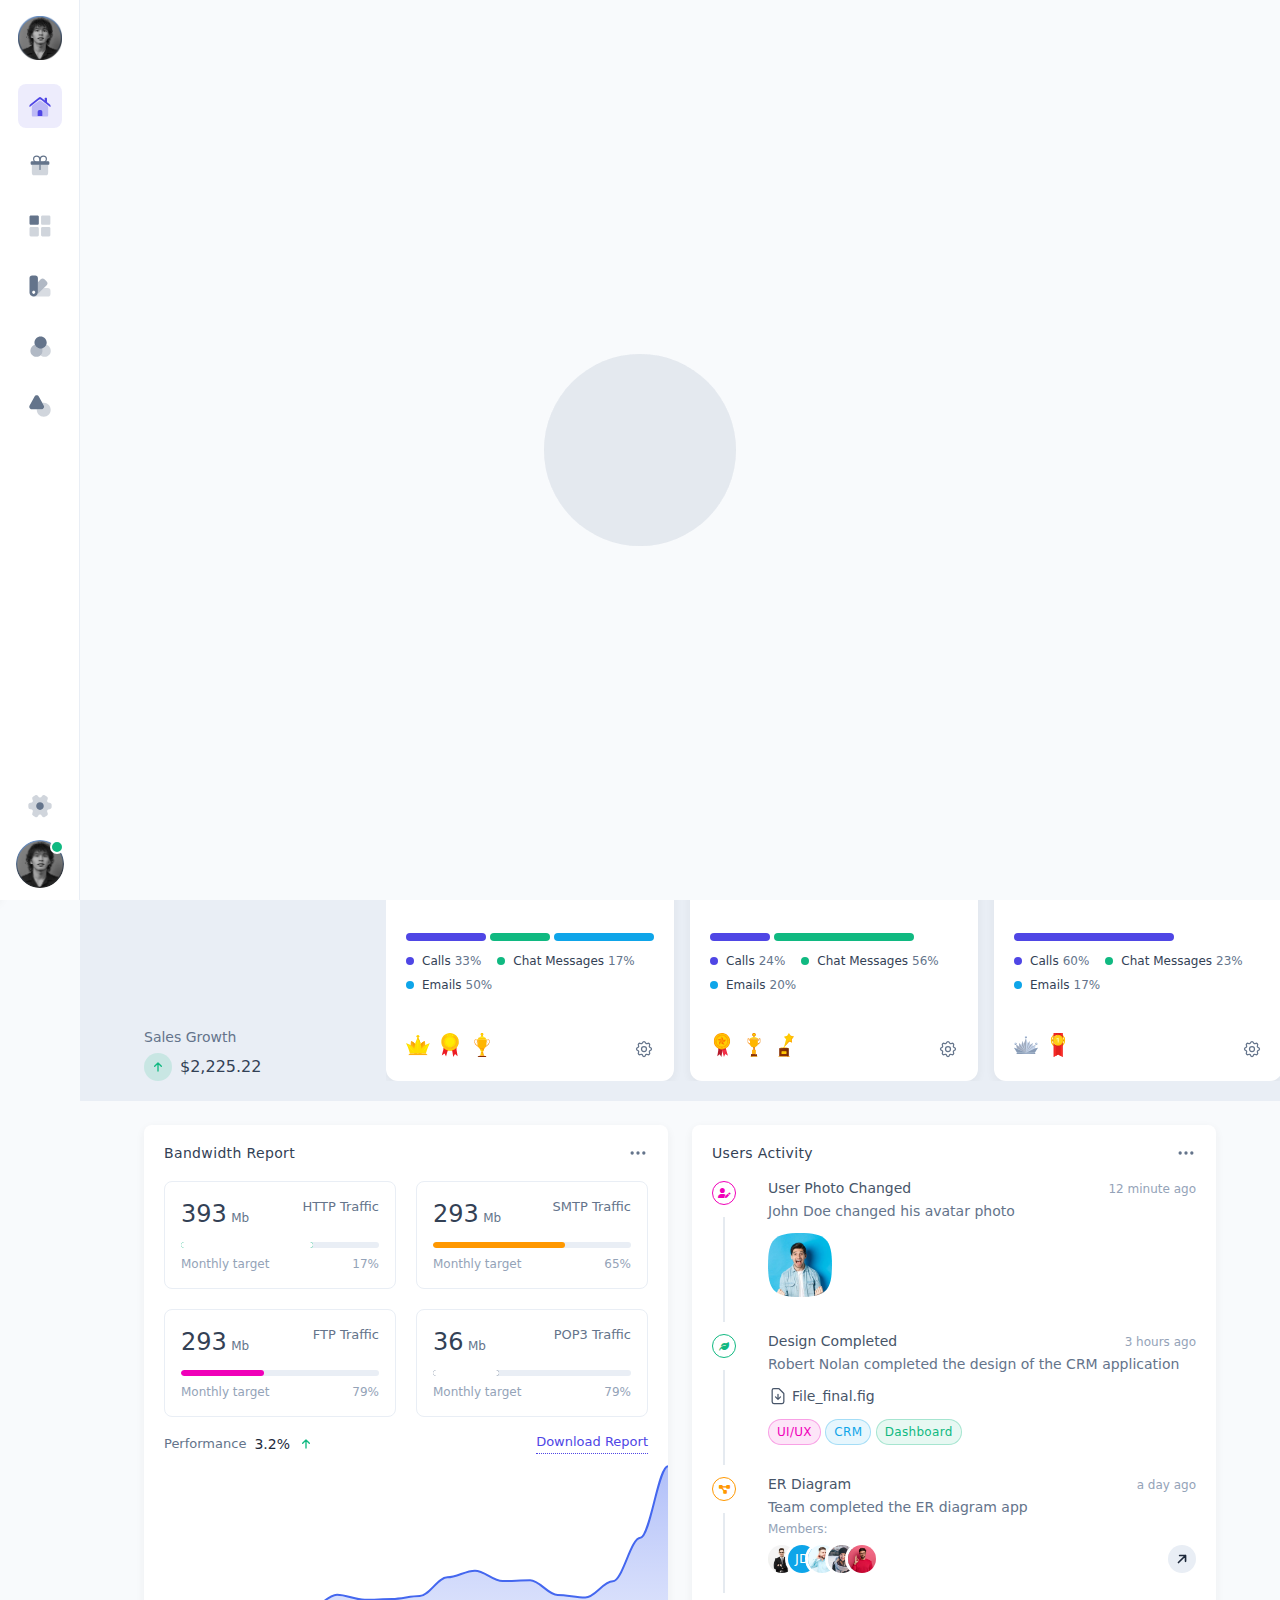
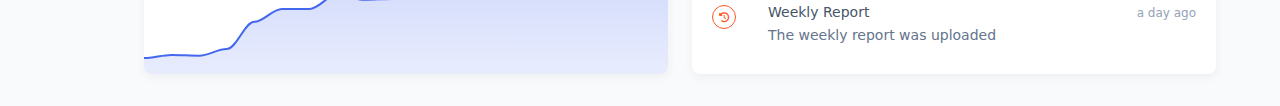
<file: index.html>
﻿<!DOCTYPE html>
<html lang="en">

<head>
  <!-- Meta tags  -->
  <meta charset="UTF-8">
  <meta http-equiv="X-UA-Compatible" content="IE=edge">
  <meta name="viewport"
    content="width=device-width, user-scalable=no, initial-scale=1.0, maximum-scale=1.0, minimum-scale=1.0">

  <title>StarCodeKh - CRM Analytics Dashboard</title>
  <link rel="icon" type="image/png" href="images/favicon.png">

  <!-- CSS Assets -->
  <link rel="stylesheet" href="css/app.css">

  <!-- Javascript Assets -->
  <script src="js/app.js" defer=""></script>

  <!-- Fonts -->
  <link rel="preconnect" href="https://fonts.googleapis.com">
  <link rel="preconnect" href="https://fonts.gstatic.com" crossorigin="">
  <link
    href="css2?family=Inter:wght@400;500;600;700&family=Poppins:ital,wght@0,300;0,400;0,500;0,600;0,700;1,300;1,400;1,500;1,600;1,700&display=swap"
    rel="stylesheet">
  <script>
    /**
     * THIS SCRIPT REQUIRED FOR PREVENT FLICKERING IN SOME BROWSERS
     */
    localStorage.getItem("_x_darkMode_on") === "true" &&
      document.documentElement.classList.add("dark");
  </script>
</head>

<body x-data="" class="is-header-blur" x-bind="$store.global.documentBody">
  <!-- App preloader-->
  <div class="app-preloader fixed z-50 grid h-full w-full place-content-center bg-slate-50 dark:bg-navy-900">
    <div class="app-preloader-inner relative inline-block size-48"></div>
  </div>

  <!-- Page Wrapper -->
  <div id="root" class="min-h-100vh flex grow bg-slate-50 dark:bg-navy-900" x-cloak="">
    <!-- Sidebar -->
    <div class="sidebar print:hidden">
      <!-- Main Sidebar -->
      <div class="main-sidebar">
        <div
          class="flex h-full w-full flex-col items-center border-r border-slate-150 bg-white dark:border-navy-700 dark:bg-navy-800">
          <!-- Application Logo -->
          <div class="flex pt-4">
            <a href="index.htm.html">
              <img class="size-11 transition-transform duration-500 ease-in-out hover:rotate-[360deg]"
                src="images/app-logo.png" alt="logo">
            </a>
          </div>

          <!-- Main Sections Links -->
          <div class="is-scrollbar-hidden flex grow flex-col space-y-4 overflow-y-auto pt-6">
            <!-- Dashobards -->
            <a href="dashboards-crm-analytics.html"
              class="flex size-11 items-center justify-center rounded-lg bg-primary/10 text-primary outline-none transition-colors duration-200 hover:bg-primary/20 focus:bg-primary/20 active:bg-primary/25 dark:bg-navy-600 dark:text-accent-light dark:hover:bg-navy-450 dark:focus:bg-navy-450 dark:active:bg-navy-450/90"
              x-tooltip.placement.right="'Dashboards'">
              <svg class="h-7 w-7" xmlns="http://www.w3.org/2000/svg" fill="none" viewbox="0 0 24 24">
                <path fill="currentColor" fill-opacity=".3"
                  d="M5 14.059c0-1.01 0-1.514.222-1.945.221-.43.632-.724 1.453-1.31l4.163-2.974c.56-.4.842-.601 1.162-.601.32 0 .601.2 1.162.601l4.163 2.974c.821.586 1.232.88 1.453 1.31.222.43.222.935.222 1.945V19c0 .943 0 1.414-.293 1.707C18.414 21 17.943 21 17 21H7c-.943 0-1.414 0-1.707-.293C5 20.414 5 19.943 5 19v-4.94Z">
                </path>
                <path fill="currentColor"
                  d="M3 12.387c0 .267 0 .4.084.441.084.041.19-.04.4-.204l7.288-5.669c.59-.459.885-.688 1.228-.688.343 0 .638.23 1.228.688l7.288 5.669c.21.163.316.245.4.204.084-.04.084-.174.084-.441v-.409c0-.48 0-.72-.102-.928-.101-.208-.291-.355-.67-.65l-7-5.445c-.59-.459-.885-.688-1.228-.688-.343 0-.638.23-1.228.688l-7 5.445c-.379.295-.569.442-.67.65-.102.208-.102.448-.102.928v.409Z">
                </path>
                <path fill="currentColor" d="M11.5 15.5h1A1.5 1.5 0 0 1 14 17v3.5h-4V17a1.5 1.5 0 0 1 1.5-1.5Z"></path>
                <path fill="currentColor"
                  d="M17.5 5h-1a.5.5 0 0 0-.5.5v3a.5.5 0 0 0 .5.5h1a.5.5 0 0 0 .5-.5v-3a.5.5 0 0 0-.5-.5Z"></path>
              </svg>
            </a>

            <!-- Apps -->
            <a href="apps-list.html"
              class="flex size-11 items-center justify-center rounded-lg outline-none transition-colors duration-200 hover:bg-primary/20 focus:bg-primary/20 active:bg-primary/25 dark:hover:bg-navy-300/20 dark:focus:bg-navy-300/20 dark:active:bg-navy-300/25"
              x-tooltip.placement.right="'Applications'">
              <svg class="h-7 w-7" viewbox="0 0 24 24" fill="none" xmlns="http://www.w3.org/2000/svg">
                <path
                  d="M5 8H19V16C19 17.8856 19 18.8284 18.4142 19.4142C17.8284 20 16.8856 20 15 20H9C7.11438 20 6.17157 20 5.58579 19.4142C5 18.8284 5 17.8856 5 16V8Z"
                  fill="currentColor" fill-opacity="0.3"></path>
                <path
                  d="M12 8L11.7608 5.84709C11.6123 4.51089 10.4672 3.5 9.12282 3.5V3.5C7.68381 3.5 6.5 4.66655 6.5 6.10555V6.10555C6.5 6.97673 6.93539 7.79026 7.66025 8.2735L9.5 9.5"
                  stroke="currentColor" stroke-linecap="round"></path>
                <path
                  d="M12 8L12.2392 5.84709C12.3877 4.51089 13.5328 3.5 14.8772 3.5V3.5C16.3162 3.5 17.5 4.66655 17.5 6.10555V6.10555C17.5 6.97673 17.0646 7.79026 16.3397 8.2735L14.5 9.5"
                  stroke="currentColor" stroke-linecap="round"></path>
                <rect x="4" y="8" width="16" height="3" rx="1" fill="currentColor"></rect>
                <path d="M12 11V15" stroke="currentColor" stroke-linecap="round"></path>
              </svg>
            </a>

            <!-- Pages And Layouts -->
            <a href="pages-card-user-1.html"
              class="flex size-11 items-center justify-center rounded-lg outline-none transition-colors duration-200 hover:bg-primary/20 focus:bg-primary/20 active:bg-primary/25 dark:hover:bg-navy-300/20 dark:focus:bg-navy-300/20 dark:active:bg-navy-300/25"
              x-tooltip.placement.right="'Pages & Layouts'">
              <svg class="h-7 w-7" viewbox="0 0 24 24" fill="none" xmlns="http://www.w3.org/2000/svg">
                <path
                  d="M9.85714 3H4.14286C3.51167 3 3 3.51167 3 4.14286V9.85714C3 10.4883 3.51167 11 4.14286 11H9.85714C10.4883 11 11 10.4883 11 9.85714V4.14286C11 3.51167 10.4883 3 9.85714 3Z"
                  fill="currentColor"></path>
                <path
                  d="M9.85714 12.8999H4.14286C3.51167 12.8999 3 13.4116 3 14.0428V19.757C3 20.3882 3.51167 20.8999 4.14286 20.8999H9.85714C10.4883 20.8999 11 20.3882 11 19.757V14.0428C11 13.4116 10.4883 12.8999 9.85714 12.8999Z"
                  fill="currentColor" fill-opacity="0.3"></path>
                <path
                  d="M19.757 3H14.0428C13.4116 3 12.8999 3.51167 12.8999 4.14286V9.85714C12.8999 10.4883 13.4116 11 14.0428 11H19.757C20.3882 11 20.8999 10.4883 20.8999 9.85714V4.14286C20.8999 3.51167 20.3882 3 19.757 3Z"
                  fill="currentColor" fill-opacity="0.3"></path>
                <path
                  d="M19.757 12.8999H14.0428C13.4116 12.8999 12.8999 13.4116 12.8999 14.0428V19.757C12.8999 20.3882 13.4116 20.8999 14.0428 20.8999H19.757C20.3882 20.8999 20.8999 20.3882 20.8999 19.757V14.0428C20.8999 13.4116 20.3882 12.8999 19.757 12.8999Z"
                  fill="currentColor" fill-opacity="0.3"></path>
              </svg>
            </a>

            <!-- Forms -->
            <a href="form-input-text.html"
              class="flex size-11 items-center justify-center rounded-lg outline-none transition-colors duration-200 hover:bg-primary/20 focus:bg-primary/20 active:bg-primary/25 dark:hover:bg-navy-300/20 dark:focus:bg-navy-300/20 dark:active:bg-navy-300/25"
              x-tooltip.placement.right="'Forms'">
              <svg class="h-7 w-7" viewbox="0 0 24 24" fill="none" xmlns="http://www.w3.org/2000/svg">
                <path fill-opacity="0.25"
                  d="M21.0001 16.05V18.75C21.0001 20.1 20.1001 21 18.7501 21H6.6001C6.9691 21 7.3471 20.946 7.6981 20.829C7.7971 20.793 7.89609 20.757 7.99509 20.712C8.31009 20.586 8.61611 20.406 8.88611 20.172C8.96711 20.109 9.05711 20.028 9.13811 19.947L9.17409 19.911L15.2941 13.8H18.7501C20.1001 13.8 21.0001 14.7 21.0001 16.05Z"
                  fill="currentColor"></path>
                <path fill-opacity="0.5"
                  d="M17.7324 11.361L15.2934 13.8L9.17334 19.9111C9.80333 19.2631 10.1993 18.372 10.1993 17.4V8.70601L12.6384 6.26701C13.5924 5.31301 14.8704 5.31301 15.8244 6.26701L17.7324 8.17501C18.6864 9.12901 18.6864 10.407 17.7324 11.361Z"
                  fill="currentColor"></path>
                <path
                  d="M7.95 3H5.25C3.9 3 3 3.9 3 5.25V17.4C3 17.643 3.02699 17.886 3.07199 18.12C3.09899 18.237 3.12599 18.354 3.16199 18.471C3.20699 18.606 3.252 18.741 3.306 18.867C3.315 18.876 3.31501 18.885 3.31501 18.885C3.32401 18.885 3.32401 18.885 3.31501 18.894C3.44101 19.146 3.585 19.389 3.756 19.614C3.855 19.731 3.95401 19.839 4.05301 19.947C4.15201 20.055 4.26 20.145 4.377 20.235L4.38601 20.244C4.61101 20.415 4.854 20.559 5.106 20.685C5.115 20.676 5.11501 20.676 5.11501 20.685C5.25001 20.748 5.385 20.793 5.529 20.838C5.646 20.874 5.76301 20.901 5.88001 20.928C6.11401 20.973 6.357 21 6.6 21C6.969 21 7.347 20.946 7.698 20.829C7.797 20.793 7.89599 20.757 7.99499 20.712C8.30999 20.586 8.61601 20.406 8.88601 20.172C8.96701 20.109 9.05701 20.028 9.13801 19.947L9.17399 19.911C9.80399 19.263 10.2 18.372 10.2 17.4V5.25C10.2 3.9 9.3 3 7.95 3ZM6.6 18.75C5.853 18.75 5.25 18.147 5.25 17.4C5.25 16.653 5.853 16.05 6.6 16.05C7.347 16.05 7.95 16.653 7.95 17.4C7.95 18.147 7.347 18.75 6.6 18.75Z"
                  fill="currentColor"></path>
              </svg>
            </a>

            <!-- Components -->
            <a href="components-accordion.html"
              class="flex size-11 items-center justify-center rounded-lg outline-none transition-colors duration-200 hover:bg-primary/20 focus:bg-primary/20 active:bg-primary/25 dark:hover:bg-navy-300/20 dark:focus:bg-navy-300/20 dark:active:bg-navy-300/25"
              x-tooltip.placement.right="'Components'">
              <svg class="h-7 w-7" viewbox="0 0 24 24" fill="none" xmlns="http://www.w3.org/2000/svg">
                <path fill-opacity="0.5"
                  d="M14.2498 16C14.2498 17.5487 13.576 18.9487 12.4998 19.9025C11.5723 20.7425 10.3473 21.25 8.99976 21.25C6.10351 21.25 3.74976 18.8962 3.74976 16C3.74976 13.585 5.39476 11.5375 7.61726 10.9337C8.22101 12.4562 9.51601 13.6287 11.1173 14.0662C11.5548 14.1887 12.0185 14.25 12.4998 14.25C12.981 14.25 13.4448 14.1887 13.8823 14.0662C14.1185 14.6612 14.2498 15.3175 14.2498 16Z"
                  fill="currentColor"></path>
                <path
                  d="M17.75 9.00012C17.75 9.68262 17.6187 10.3389 17.3825 10.9339C16.7787 12.4564 15.4837 13.6289 13.8825 14.0664C13.445 14.1889 12.9813 14.2501 12.5 14.2501C12.0187 14.2501 11.555 14.1889 11.1175 14.0664C9.51625 13.6289 8.22125 12.4564 7.6175 10.9339C7.38125 10.3389 7.25 9.68262 7.25 9.00012C7.25 6.10387 9.60375 3.75012 12.5 3.75012C15.3962 3.75012 17.75 6.10387 17.75 9.00012Z"
                  fill="currentColor"></path>
                <path fill-opacity="0.3"
                  d="M21.25 16C21.25 18.8962 18.8962 21.25 16 21.25C14.6525 21.25 13.4275 20.7425 12.5 19.9025C13.5763 18.9487 14.25 17.5487 14.25 16C14.25 15.3175 14.1187 14.6612 13.8825 14.0662C15.4837 13.6287 16.7787 12.4562 17.3825 10.9337C19.605 11.5375 21.25 13.585 21.25 16Z"
                  fill="currentColor"></path>
              </svg>
            </a>

            <!-- Elements -->
            <a href="elements-avatar.html"
              class="flex size-11 items-center justify-center rounded-lg outline-none transition-colors duration-200 hover:bg-primary/20 focus:bg-primary/20 active:bg-primary/25 dark:hover:bg-navy-300/20 dark:focus:bg-navy-300/20 dark:active:bg-navy-300/25"
              x-tooltip.placement.right="'Elements'">
              <svg class="h-7 w-7" viewbox="0 0 24 24" fill="none" xmlns="http://www.w3.org/2000/svg">
                <path
                  d="M13.3111 14.75H5.03356C3.36523 14.75 2.30189 12.9625 3.10856 11.4958L5.24439 7.60911L7.24273 3.96995C8.07689 2.45745 10.2586 2.45745 11.0927 3.96995L13.1002 7.60911L14.0627 9.35995L15.2361 11.4958C16.0427 12.9625 14.9794 14.75 13.3111 14.75Z"
                  fill="currentColor"></path>
                <path fill-opacity="0.3"
                  d="M21.1667 15.2083C21.1667 18.4992 18.4992 21.1667 15.2083 21.1667C11.9175 21.1667 9.25 18.4992 9.25 15.2083C9.25 15.0525 9.25917 14.9058 9.26833 14.75H13.3108C14.9792 14.75 16.0425 12.9625 15.2358 11.4958L14.0625 9.36C14.4292 9.28666 14.8142 9.25 15.2083 9.25C18.4992 9.25 21.1667 11.9175 21.1667 15.2083Z"
                  fill="currentColor"></path>
              </svg>
            </a>
          </div>

          <!-- Bottom Links -->
          <div class="flex flex-col items-center space-y-3 py-3">
            <!-- Settings -->
            <a href="form-layout-5.html"
              class="flex size-11 items-center justify-center rounded-lg outline-none transition-colors duration-200 hover:bg-primary/20 focus:bg-primary/20 active:bg-primary/25 dark:hover:bg-navy-300/20 dark:focus:bg-navy-300/20 dark:active:bg-navy-300/25">
              <svg class="h-7 w-7" viewbox="0 0 24 24" fill="none" xmlns="http://www.w3.org/2000/svg">
                <path fill-opacity="0.3" fill="currentColor"
                  d="M2 12.947v-1.771c0-1.047.85-1.913 1.899-1.913 1.81 0 2.549-1.288 1.64-2.868a1.919 1.919 0 0 1 .699-2.607l1.729-.996c.79-.474 1.81-.192 2.279.603l.11.192c.9 1.58 2.379 1.58 3.288 0l.11-.192c.47-.795 1.49-1.077 2.279-.603l1.73.996a1.92 1.92 0 0 1 .699 2.607c-.91 1.58-.17 2.868 1.639 2.868 1.04 0 1.899.856 1.899 1.912v1.772c0 1.047-.85 1.912-1.9 1.912-1.808 0-2.548 1.288-1.638 2.869.52.915.21 2.083-.7 2.606l-1.729.997c-.79.473-1.81.191-2.279-.604l-.11-.191c-.9-1.58-2.379-1.58-3.288 0l-.11.19c-.47.796-1.49 1.078-2.279.605l-1.73-.997a1.919 1.919 0 0 1-.699-2.606c.91-1.58.17-2.869-1.639-2.869A1.911 1.911 0 0 1 2 12.947Z">
                </path>
                <path fill="currentColor"
                  d="M11.995 15.332c1.794 0 3.248-1.464 3.248-3.27 0-1.807-1.454-3.272-3.248-3.272-1.794 0-3.248 1.465-3.248 3.271 0 1.807 1.454 3.271 3.248 3.271Z">
                </path>
              </svg>
            </a>

            <!-- Profile -->
            <div x-data="usePopper({placement:'right-end',offset:12})"
              @click.outside="isShowPopper && (isShowPopper = false)" class="flex">
              <button @click="isShowPopper = !isShowPopper" x-ref="popperRef" class="avatar size-12">
                <img class="rounded-full" src="images/avatar/avatar-12.jpg" alt="avatar">
                <span
                  class="absolute right-0 size-3.5 rounded-full border-2 border-white bg-success dark:border-navy-700"></span>
              </button>

              <div :class="isShowPopper && 'show'" class="popper-root fixed" x-ref="popperRoot">
                <div
                  class="popper-box w-64 rounded-lg border border-slate-150 bg-white shadow-soft dark:border-navy-600 dark:bg-navy-700">
                  <div class="flex items-center space-x-4 rounded-t-lg bg-slate-100 py-5 px-4 dark:bg-navy-800">
                    <div class="avatar size-14">
                      <img class="rounded-full" src="images/avatar/avatar-12.jpg" alt="avatar">
                    </div>
                    <div>
                      <a href="#"
                        class="text-base font-medium text-slate-700 hover:text-primary focus:text-primary dark:text-navy-100 dark:hover:text-accent-light dark:focus:text-accent-light">
                        StarCodeKh
                      </a>
                      <p class="text-xs text-slate-400 dark:text-navy-300">
                        Full-Stack Developer
                      </p>
                    </div>
                  </div>
                  <div class="flex flex-col pt-2 pb-5">
                    <a href="#"
                      class="group flex items-center space-x-3 py-2 px-4 tracking-wide outline-none transition-all hover:bg-slate-100 focus:bg-slate-100 dark:hover:bg-navy-600 dark:focus:bg-navy-600">
                      <div class="flex size-8 items-center justify-center rounded-lg bg-warning text-white">
                        <svg xmlns="http://www.w3.org/2000/svg" class="size-4.5" fill="none" viewbox="0 0 24 24"
                          stroke="currentColor" stroke-width="2">
                          <path stroke-linecap="round" stroke-linejoin="round"
                            d="M16 7a4 4 0 11-8 0 4 4 0 018 0zM12 14a7 7 0 00-7 7h14a7 7 0 00-7-7z"></path>
                        </svg>
                      </div>

                      <div>
                        <h2
                          class="font-medium text-slate-700 transition-colors group-hover:text-primary group-focus:text-primary dark:text-navy-100 dark:group-hover:text-accent-light dark:group-focus:text-accent-light">
                          Profile
                        </h2>
                        <div class="text-xs text-slate-400 line-clamp-1 dark:text-navy-300">
                          Your profile setting
                        </div>
                      </div>
                    </a>
                    <a href="#"
                      class="group flex items-center space-x-3 py-2 px-4 tracking-wide outline-none transition-all hover:bg-slate-100 focus:bg-slate-100 dark:hover:bg-navy-600 dark:focus:bg-navy-600">
                      <div class="flex size-8 items-center justify-center rounded-lg bg-info text-white">
                        <svg xmlns="http://www.w3.org/2000/svg" class="size-4.5" fill="none" viewbox="0 0 24 24"
                          stroke="currentColor" stroke-width="2">
                          <path stroke-linecap="round" stroke-linejoin="round"
                            d="M8 12h.01M12 12h.01M16 12h.01M21 12c0 4.418-4.03 8-9 8a9.863 9.863 0 01-4.255-.949L3 20l1.395-3.72C3.512 15.042 3 13.574 3 12c0-4.418 4.03-8 9-8s9 3.582 9 8z">
                          </path>
                        </svg>
                      </div>

                      <div>
                        <h2
                          class="font-medium text-slate-700 transition-colors group-hover:text-primary group-focus:text-primary dark:text-navy-100 dark:group-hover:text-accent-light dark:group-focus:text-accent-light">
                          Messages
                        </h2>
                        <div class="text-xs text-slate-400 line-clamp-1 dark:text-navy-300">
                          Your messages and tasks
                        </div>
                      </div>
                    </a>
                    <a href="#"
                      class="group flex items-center space-x-3 py-2 px-4 tracking-wide outline-none transition-all hover:bg-slate-100 focus:bg-slate-100 dark:hover:bg-navy-600 dark:focus:bg-navy-600">
                      <div class="flex size-8 items-center justify-center rounded-lg bg-secondary text-white">
                        <svg xmlns="http://www.w3.org/2000/svg" class="size-4.5" fill="none" viewbox="0 0 24 24"
                          stroke="currentColor" stroke-width="2">
                          <path stroke-linecap="round" stroke-linejoin="round"
                            d="M17 20h5v-2a3 3 0 00-5.356-1.857M17 20H7m10 0v-2c0-.656-.126-1.283-.356-1.857M7 20H2v-2a3 3 0 015.356-1.857M7 20v-2c0-.656.126-1.283.356-1.857m0 0a5.002 5.002 0 019.288 0M15 7a3 3 0 11-6 0 3 3 0 016 0zm6 3a2 2 0 11-4 0 2 2 0 014 0zM7 10a2 2 0 11-4 0 2 2 0 014 0z">
                          </path>
                        </svg>
                      </div>

                      <div>
                        <h2
                          class="font-medium text-slate-700 transition-colors group-hover:text-primary group-focus:text-primary dark:text-navy-100 dark:group-hover:text-accent-light dark:group-focus:text-accent-light">
                          Team
                        </h2>
                        <div class="text-xs text-slate-400 line-clamp-1 dark:text-navy-300">
                          Your team activity
                        </div>
                      </div>
                    </a>
                    <a href="#"
                      class="group flex items-center space-x-3 py-2 px-4 tracking-wide outline-none transition-all hover:bg-slate-100 focus:bg-slate-100 dark:hover:bg-navy-600 dark:focus:bg-navy-600">
                      <div class="flex size-8 items-center justify-center rounded-lg bg-error text-white">
                        <svg xmlns="http://www.w3.org/2000/svg" class="size-4.5" fill="none" viewbox="0 0 24 24"
                          stroke="currentColor" stroke-width="2">
                          <path stroke-linecap="round" stroke-linejoin="round"
                            d="M9 17v-2m3 2v-4m3 4v-6m2 10H7a2 2 0 01-2-2V5a2 2 0 012-2h5.586a1 1 0 01.707.293l5.414 5.414a1 1 0 01.293.707V19a2 2 0 01-2 2z">
                          </path>
                        </svg>
                      </div>

                      <div>
                        <h2
                          class="font-medium text-slate-700 transition-colors group-hover:text-primary group-focus:text-primary dark:text-navy-100 dark:group-hover:text-accent-light dark:group-focus:text-accent-light">
                          Activity
                        </h2>
                        <div class="text-xs text-slate-400 line-clamp-1 dark:text-navy-300">
                          Your activity and events
                        </div>
                      </div>
                    </a>
                    <a href="#"
                      class="group flex items-center space-x-3 py-2 px-4 tracking-wide outline-none transition-all hover:bg-slate-100 focus:bg-slate-100 dark:hover:bg-navy-600 dark:focus:bg-navy-600">
                      <div class="flex size-8 items-center justify-center rounded-lg bg-success text-white">
                        <svg xmlns="http://www.w3.org/2000/svg" class="size-4.5" fill="none" viewbox="0 0 24 24"
                          stroke="currentColor" stroke-width="2">
                          <path stroke-linecap="round" stroke-linejoin="round"
                            d="M10.325 4.317c.426-1.756 2.924-1.756 3.35 0a1.724 1.724 0 002.573 1.066c1.543-.94 3.31.826 2.37 2.37a1.724 1.724 0 001.065 2.572c1.756.426 1.756 2.924 0 3.35a1.724 1.724 0 00-1.066 2.573c.94 1.543-.826 3.31-2.37 2.37a1.724 1.724 0 00-2.572 1.065c-.426 1.756-2.924 1.756-3.35 0a1.724 1.724 0 00-2.573-1.066c-1.543.94-3.31-.826-2.37-2.37a1.724 1.724 0 00-1.065-2.572c-1.756-.426-1.756-2.924 0-3.35a1.724 1.724 0 001.066-2.573c-.94-1.543.826-3.31 2.37-2.37.996.608 2.296.07 2.572-1.065z">
                          </path>
                          <path stroke-linecap="round" stroke-linejoin="round" d="M15 12a3 3 0 11-6 0 3 3 0 016 0z">
                          </path>
                        </svg>
                      </div>

                      <div>
                        <h2
                          class="font-medium text-slate-700 transition-colors group-hover:text-primary group-focus:text-primary dark:text-navy-100 dark:group-hover:text-accent-light dark:group-focus:text-accent-light">
                          Settings
                        </h2>
                        <div class="text-xs text-slate-400 line-clamp-1 dark:text-navy-300">
                          Webapp settings
                        </div>
                      </div>
                    </a>
                    <div class="mt-3 px-4">
                      <button
                        class="btn h-9 w-full space-x-2 bg-primary text-white hover:bg-primary-focus focus:bg-primary-focus active:bg-primary-focus/90 dark:bg-accent dark:hover:bg-accent-focus dark:focus:bg-accent-focus dark:active:bg-accent/90">
                        <svg xmlns="http://www.w3.org/2000/svg" class="size-5" fill="none" viewbox="0 0 24 24"
                          stroke="currentColor">
                          <path stroke-linecap="round" stroke-linejoin="round" stroke-width="1.5"
                            d="M17 16l4-4m0 0l-4-4m4 4H7m6 4v1a3 3 0 01-3 3H6a3 3 0 01-3-3V7a3 3 0 013-3h4a3 3 0 013 3v1">
                          </path>
                        </svg>
                        <span>Logout</span>
                      </button>
                    </div>
                  </div>
                </div>
              </div>
            </div>
          </div>
        </div>
      </div>

      <!-- Sidebar Panel -->
      <div class="sidebar-panel">
        <div class="flex h-full grow flex-col bg-white pl-[var(--main-sidebar-width)] dark:bg-navy-750">
          <!-- Sidebar Panel Header -->
          <div class="flex h-18 w-full items-center justify-between pl-4 pr-1">
            <p class="text-base tracking-wider text-slate-800 dark:text-navy-100">
              Dashboards
            </p>
            <button @click="$store.global.isSidebarExpanded = false"
              class="btn h-7 w-7 rounded-full p-0 text-primary hover:bg-slate-300/20 focus:bg-slate-300/20 active:bg-slate-300/25 dark:text-accent-light/80 dark:hover:bg-navy-300/20 dark:focus:bg-navy-300/20 dark:active:bg-navy-300/25 xl:hidden">
              <svg xmlns="http://www.w3.org/2000/svg" class="size-6" fill="none" viewbox="0 0 24 24"
                stroke="currentColor">
                <path stroke-linecap="round" stroke-linejoin="round" stroke-width="2" d="M15 19l-7-7 7-7"></path>
              </svg>
            </button>
          </div>

          <!-- Sidebar Panel Body -->
          <div x-data="{expandedItem:null}" class="h-[calc(100%-4.5rem)] overflow-x-hidden pb-6"
            x-init="$el._x_simplebar = new SimpleBar($el);">
            <ul class="flex flex-1 flex-col px-4 font-inter">
              <li>
                <a x-data="navLink" href="index.htm.html"
                  :class="isActive ? 'font-medium text-primary dark:text-accent-light' : 'text-slate-600 hover:text-slate-900 dark:text-navy-200 dark:hover:text-navy-50'"
                  class="flex py-2 text-xs+ tracking-wide outline-none transition-colors duration-300 ease-in-out">
                  CRM Analytics
                </a>
              </li>
              <li>
                <a x-data="navLink" href="dashboards-orders.html"
                  :class="isActive ? 'font-medium text-primary dark:text-accent-light' : 'text-slate-600 hover:text-slate-900 dark:text-navy-200 dark:hover:text-navy-50'"
                  class="flex py-2 text-xs+ tracking-wide outline-none transition-colors duration-300 ease-in-out">
                  Orders
                </a>
              </li>
            </ul>
            <div class="my-3 mx-4 h-px bg-slate-200 dark:bg-navy-500"></div>
            <ul class="flex flex-1 flex-col px-4 font-inter">
              <li x-data="accordionItem('menu-item-1')">
                <a :class="expanded ? 'text-slate-800 font-semibold dark:text-navy-50' : 'text-slate-600 dark:text-navy-200  hover:text-slate-800  dark:hover:text-navy-50'"
                  @click="expanded = !expanded"
                  class="flex items-center justify-between py-2 text-xs+ tracking-wide outline-none transition-[color,padding-left] duration-300 ease-in-out"
                  href="javascript:void(0);">
                  <span>Cryptocurrency</span>
                  <svg :class="expanded && 'rotate-90'" xmlns="http://www.w3.org/2000/svg"
                    class="size-4 text-slate-400 transition-transform ease-in-out" fill="none" viewbox="0 0 24 24"
                    stroke="currentColor">
                    <path stroke-linecap="round" stroke-linejoin="round" stroke-width="2" d="M9 5l7 7-7 7"></path>
                  </svg>
                </a>
                <ul x-collapse="" x-show="expanded">
                  <li>
                    <a x-data="navLink" href="dashboards-crypto-1.html"
                      :class="isActive ? 'font-medium text-primary dark:text-accent-light' : 'text-slate-600 hover:text-slate-900 dark:text-navy-200 dark:hover:text-navy-50'"
                      class="flex items-center justify-between p-2 text-xs+ tracking-wide outline-none transition-[color,padding-left] duration-300 ease-in-out hover:pl-4">
                      <div class="flex items-center space-x-2">
                        <div class="size-1.5 rounded-full border border-current opacity-40"></div>
                        <span>Cryptocurrency v1</span>
                      </div>
                    </a>
                  </li>
                  <li>
                    <a x-data="navLink" href="dashboards-crypto-2.html"
                      :class="isActive ? 'font-medium text-primary dark:text-accent-light' : 'text-slate-600 hover:text-slate-900 dark:text-navy-200 dark:hover:text-navy-50'"
                      class="flex items-center justify-between p-2 text-xs+ tracking-wide outline-none transition-[color,padding-left] duration-300 ease-in-out hover:pl-4">
                      <div class="flex items-center space-x-2">
                        <div class="size-1.5 rounded-full border border-current opacity-40"></div>
                        <span>Cryptocurrency v2</span>
                      </div>
                    </a>
                  </li>
                </ul>
              </li>
              <li x-data="accordionItem('menu-item-2')">
                <a :class="expanded ? 'text-slate-800 font-semibold dark:text-navy-50' : 'text-slate-600 dark:text-navy-200  hover:text-slate-800  dark:hover:text-navy-50'"
                  @click="expanded = !expanded"
                  class="flex items-center justify-between py-2 text-xs+ tracking-wide outline-none transition-[color,padding-left] duration-300 ease-in-out"
                  href="javascript:void(0);">
                  <span>Banking</span>
                  <svg :class="expanded && 'rotate-90'" xmlns="http://www.w3.org/2000/svg"
                    class="size-4 text-slate-400 transition-transform ease-in-out" fill="none" viewbox="0 0 24 24"
                    stroke="currentColor">
                    <path stroke-linecap="round" stroke-linejoin="round" stroke-width="2" d="M9 5l7 7-7 7"></path>
                  </svg>
                </a>
                <ul x-collapse="" x-show="expanded">
                  <li>
                    <a x-data="navLink" href="dashboards-banking-1.html"
                      :class="isActive ? 'font-medium text-primary dark:text-accent-light' : 'text-slate-600 hover:text-slate-900 dark:text-navy-200 dark:hover:text-navy-50'"
                      class="flex items-center justify-between p-2 text-xs+ tracking-wide outline-none transition-[color,padding-left] duration-300 ease-in-out hover:pl-4">
                      <div class="flex items-center space-x-2">
                        <div class="size-1.5 rounded-full border border-current opacity-40"></div>
                        <span>Banking v1</span>
                      </div>
                    </a>
                  </li>
                  <li>
                    <a x-data="navLink" href="dashboards-banking-2.html"
                      :class="isActive ? 'font-medium text-primary dark:text-accent-light' : 'text-slate-600 hover:text-slate-900 dark:text-navy-200 dark:hover:text-navy-50'"
                      class="flex items-center justify-between p-2 text-xs+ tracking-wide outline-none transition-[color,padding-left] duration-300 ease-in-out hover:pl-4">
                      <div class="flex items-center space-x-2">
                        <div class="size-1.5 rounded-full border border-current opacity-40"></div>
                        <span>Banking v2</span>
                      </div>
                    </a>
                  </li>
                </ul>
              </li>
              <li>
                <a x-data="navLink" href="dashboards-personal.html"
                  :class="isActive ? 'font-medium text-primary dark:text-accent-light' : 'text-slate-600 hover:text-slate-900 dark:text-navy-200 dark:hover:text-navy-50'"
                  class="flex py-2 text-xs+ tracking-wide outline-none transition-colors duration-300 ease-in-out">
                  Personal
                </a>
              </li>
              <li>
                <a x-data="navLink" href="dashboards-cms-analytics.html"
                  :class="isActive ? 'font-medium text-primary dark:text-accent-light' : 'text-slate-600 hover:text-slate-900 dark:text-navy-200 dark:hover:text-navy-50'"
                  class="flex py-2 text-xs+ tracking-wide outline-none transition-colors duration-300 ease-in-out">
                  CMS Analytics
                </a>
              </li>
              <li>
                <a x-data="navLink" href="dashboards-influencer.html"
                  :class="isActive ? 'font-medium text-primary dark:text-accent-light' : 'text-slate-600 hover:text-slate-900 dark:text-navy-200 dark:hover:text-navy-50'"
                  class="flex py-2 text-xs+ tracking-wide outline-none transition-colors duration-300 ease-in-out">
                  Influencer
                </a>
              </li>
              <li>
                <a x-data="navLink" href="dashboards-travel.html"
                  :class="isActive ? 'font-medium text-primary dark:text-accent-light' : 'text-slate-600 hover:text-slate-900 dark:text-navy-200 dark:hover:text-navy-50'"
                  class="flex py-2 text-xs+ tracking-wide outline-none transition-colors duration-300 ease-in-out">
                  Travel
                </a>
              </li>
              <li>
                <a x-data="navLink" href="dashboards-teacher.html"
                  :class="isActive ? 'font-medium text-primary dark:text-accent-light' : 'text-slate-600 hover:text-slate-900 dark:text-navy-200 dark:hover:text-navy-50'"
                  class="flex py-2 text-xs+ tracking-wide outline-none transition-colors duration-300 ease-in-out">
                  Teacher
                </a>
              </li>
              <li>
                <a x-data="navLink" href="dashboards-education.html"
                  :class="isActive ? 'font-medium text-primary dark:text-accent-light' : 'text-slate-600 hover:text-slate-900 dark:text-navy-200 dark:hover:text-navy-50'"
                  class="flex py-2 text-xs+ tracking-wide outline-none transition-colors duration-300 ease-in-out">
                  Education
                </a>
              </li>
              <li>
                <a x-data="navLink" href="dashboards-authors.html"
                  :class="isActive ? 'font-medium text-primary dark:text-accent-light' : 'text-slate-600 hover:text-slate-900 dark:text-navy-200 dark:hover:text-navy-50'"
                  class="flex py-2 text-xs+ tracking-wide outline-none transition-colors duration-300 ease-in-out">
                  Authors
                </a>
              </li>
              <li>
                <a x-data="navLink" href="dashboards-doctor.html"
                  :class="isActive ? 'font-medium text-primary dark:text-accent-light' : 'text-slate-600 hover:text-slate-900 dark:text-navy-200 dark:hover:text-navy-50'"
                  class="flex py-2 text-xs+ tracking-wide outline-none transition-colors duration-300 ease-in-out">
                  Doctors
                </a>
              </li>
              <li>
                <a x-data="navLink" href="dashboards-employees.html"
                  :class="isActive ? 'font-medium text-primary dark:text-accent-light' : 'text-slate-600 hover:text-slate-900 dark:text-navy-200 dark:hover:text-navy-50'"
                  class="flex py-2 text-xs+ tracking-wide outline-none transition-colors duration-300 ease-in-out">
                  Employees
                </a>
              </li>
              <li>
                <a x-data="navLink" href="dashboards-workspace.html"
                  :class="isActive ? 'font-medium text-primary dark:text-accent-light' : 'text-slate-600 hover:text-slate-900 dark:text-navy-200 dark:hover:text-navy-50'"
                  class="flex py-2 text-xs+ tracking-wide outline-none transition-colors duration-300 ease-in-out">
                  Workspaces
                </a>
              </li>
              <li>
                <a x-data="navLink" href="dashboards-meeting.html"
                  :class="isActive ? 'font-medium text-primary dark:text-accent-light' : 'text-slate-600 hover:text-slate-900 dark:text-navy-200 dark:hover:text-navy-50'"
                  class="flex py-2 text-xs+ tracking-wide outline-none transition-colors duration-300 ease-in-out">
                  Meetings
                </a>
              </li>
              <li>
                <a x-data="navLink" href="dashboards-project-boards.html"
                  :class="isActive ? 'font-medium text-primary dark:text-accent-light' : 'text-slate-600 hover:text-slate-900 dark:text-navy-200 dark:hover:text-navy-50'"
                  class="flex py-2 text-xs+ tracking-wide outline-none transition-colors duration-300 ease-in-out">
                  Project Boards
                </a>
              </li>
            </ul>
            <div class="my-3 mx-4 h-px bg-slate-200 dark:bg-navy-500"></div>
            <ul class="flex flex-1 flex-col px-4 font-inter">
              <li>
                <a x-data="navLink" href="dashboards-widget-ui.html"
                  :class="isActive ? 'font-medium text-primary dark:text-accent-light' : 'text-slate-600 hover:text-slate-900 dark:text-navy-200 dark:hover:text-navy-50'"
                  class="flex py-2 text-xs+ tracking-wide outline-none transition-colors duration-300 ease-in-out">
                  Widget UI
                </a>
              </li>
              <li>
                <a x-data="navLink" href="dashboards-widget-contacts.html"
                  :class="isActive ? 'font-medium text-primary dark:text-accent-light' : 'text-slate-600 hover:text-slate-900 dark:text-navy-200 dark:hover:text-navy-50'"
                  class="flex py-2 text-xs+ tracking-wide outline-none transition-colors duration-300 ease-in-out">
                  Widget Contacts
                </a>
              </li>
            </ul>
          </div>
        </div>
      </div>
    </div>

    <!-- App Header Wrapper-->
    <nav class="header before:bg-white dark:before:bg-navy-750 print:hidden">
      <!-- App Header  -->
      <div class="header-container relative flex w-full bg-white dark:bg-navy-750 print:hidden">
        <!-- Header Items -->
        <div class="flex w-full items-center justify-between">
          <!-- Left: Sidebar Toggle Button -->
          <div class="h-7 w-7">
            <button
              class="menu-toggle ml-0.5 flex h-7 w-7 flex-col justify-center space-y-1.5 text-primary outline-none focus:outline-none dark:text-accent-light/80"
              :class="$store.global.isSidebarExpanded && 'active'"
              @click="$store.global.isSidebarExpanded = !$store.global.isSidebarExpanded">
              <span></span>
              <span></span>
              <span></span>
            </button>
          </div>

          <!-- Right: Header buttons -->
          <div class="-mr-1.5 flex items-center space-x-2">
            <!-- Mobile Search Toggle -->
            <button @click="$store.global.isSearchbarActive = !$store.global.isSearchbarActive"
              class="btn size-8 rounded-full p-0 hover:bg-slate-300/20 focus:bg-slate-300/20 active:bg-slate-300/25 dark:hover:bg-navy-300/20 dark:focus:bg-navy-300/20 dark:active:bg-navy-300/25 sm:hidden">
              <svg xmlns="http://www.w3.org/2000/svg" class="size-5.5 text-slate-500 dark:text-navy-100" fill="none"
                viewbox="0 0 24 24" stroke="currentColor" stroke-width="1.5">
                <path stroke-linecap="round" stroke-linejoin="round" d="M21 21l-6-6m2-5a7 7 0 11-14 0 7 7 0 0114 0z">
                </path>
              </svg>
            </button>

            <!-- Main Searchbar -->
            <template x-if="$store.breakpoints.smAndUp">
              <div class="flex" x-data="usePopper({placement:'bottom-end',offset:12})"
                @click.outside="isShowPopper && (isShowPopper = false)">
                <div class="relative mr-4 flex h-8">
                  <input placeholder="Search here..."
                    class="form-input peer h-full rounded-full bg-slate-150 px-4 pl-9 text-xs+ text-slate-800 ring-primary/50 hover:bg-slate-200 focus:ring dark:bg-navy-900/90 dark:text-navy-100 dark:placeholder-navy-300 dark:ring-accent/50 dark:hover:bg-navy-900 dark:focus:bg-navy-900"
                    :class="isShowPopper ? 'w-80' : 'w-60'" @focus="isShowPopper= true" type="text" x-ref="popperRef">
                  <div
                    class="pointer-events-none absolute flex h-full w-10 items-center justify-center text-slate-400 peer-focus:text-primary dark:text-navy-300 dark:peer-focus:text-accent">
                    <svg xmlns="http://www.w3.org/2000/svg" class="size-4.5 transition-colors duration-200"
                      fill="currentColor" viewbox="0 0 24 24">
                      <path
                        d="M3.316 13.781l.73-.171-.73.171zm0-5.457l.73.171-.73-.171zm15.473 0l.73-.171-.73.171zm0 5.457l.73.171-.73-.171zm-5.008 5.008l-.171-.73.171.73zm-5.457 0l-.171.73.171-.73zm0-15.473l-.171-.73.171.73zm5.457 0l.171-.73-.171.73zM20.47 21.53a.75.75 0 101.06-1.06l-1.06 1.06zM4.046 13.61a11.198 11.198 0 010-5.115l-1.46-.342a12.698 12.698 0 000 5.8l1.46-.343zm14.013-5.115a11.196 11.196 0 010 5.115l1.46.342a12.698 12.698 0 000-5.8l-1.46.343zm-4.45 9.564a11.196 11.196 0 01-5.114 0l-.342 1.46c1.907.448 3.892.448 5.8 0l-.343-1.46zM8.496 4.046a11.198 11.198 0 015.115 0l.342-1.46a12.698 12.698 0 00-5.8 0l.343 1.46zm0 14.013a5.97 5.97 0 01-4.45-4.45l-1.46.343a7.47 7.47 0 005.568 5.568l.342-1.46zm5.457 1.46a7.47 7.47 0 005.568-5.567l-1.46-.342a5.97 5.97 0 01-4.45 4.45l.342 1.46zM13.61 4.046a5.97 5.97 0 014.45 4.45l1.46-.343a7.47 7.47 0 00-5.568-5.567l-.342 1.46zm-5.457-1.46a7.47 7.47 0 00-5.567 5.567l1.46.342a5.97 5.97 0 014.45-4.45l-.343-1.46zm8.652 15.28l3.665 3.664 1.06-1.06-3.665-3.665-1.06 1.06z">
                      </path>
                    </svg>
                  </div>
                </div>
                <div :class="isShowPopper && 'show'" class="popper-root" x-ref="popperRoot">
                  <div
                    class="popper-box flex max-h-[calc(100vh-6rem)] w-80 flex-col rounded-lg border border-slate-150 bg-white shadow-soft dark:border-navy-800 dark:bg-navy-700 dark:shadow-soft-dark">
                    <div x-data="{activeTab:'tabAll'}"
                      class="is-scrollbar-hidden flex shrink-0 overflow-x-auto rounded-t-lg bg-slate-100 px-2 text-slate-600 dark:bg-navy-800 dark:text-navy-200">
                      <button @click="activeTab = 'tabAll'"
                        :class="activeTab === 'tabAll' ? 'border-primary dark:border-accent text-primary dark:text-accent-light' : 'border-transparent hover:text-slate-800 focus:text-slate-800 dark:hover:text-navy-100 dark:focus:text-navy-100'"
                        class="btn shrink-0 rounded-none border-b-2 px-3.5 py-2.5">
                        All
                      </button>
                      <button @click="activeTab = 'tabFiles'"
                        :class="activeTab === 'tabFiles' ? 'border-primary dark:border-accent text-primary dark:text-accent-light' : 'border-transparent hover:text-slate-800 focus:text-slate-800 dark:hover:text-navy-100 dark:focus:text-navy-100'"
                        class="btn shrink-0 rounded-none border-b-2 px-3.5 py-2.5">
                        Files
                      </button>
                      <button @click="activeTab = 'tabChats'"
                        :class="activeTab === 'tabChats' ? 'border-primary dark:border-accent text-primary dark:text-accent-light' : 'border-transparent hover:text-slate-800 focus:text-slate-800 dark:hover:text-navy-100 dark:focus:text-navy-100'"
                        class="btn shrink-0 rounded-none border-b-2 px-3.5 py-2.5">
                        Chats
                      </button>
                      <button @click="activeTab = 'tabEmails'"
                        :class="activeTab === 'tabEmails' ? 'border-primary dark:border-accent text-primary dark:text-accent-light' : 'border-transparent hover:text-slate-800 focus:text-slate-800 dark:hover:text-navy-100 dark:focus:text-navy-100'"
                        class="btn shrink-0 rounded-none border-b-2 px-3.5 py-2.5">
                        Emails
                      </button>
                      <button @click="activeTab = 'tabProjects'"
                        :class="activeTab === 'tabProjects' ? 'border-primary dark:border-accent text-primary dark:text-accent-light' : 'border-transparent hover:text-slate-800 focus:text-slate-800 dark:hover:text-navy-100 dark:focus:text-navy-100'"
                        class="btn shrink-0 rounded-none border-b-2 px-3.5 py-2.5">
                        Projects
                      </button>
                      <button @click="activeTab = 'tabTasks'"
                        :class="activeTab === 'tabTasks' ? 'border-primary dark:border-accent text-primary dark:text-accent-light' : 'border-transparent hover:text-slate-800 focus:text-slate-800 dark:hover:text-navy-100 dark:focus:text-navy-100'"
                        class="btn shrink-0 rounded-none border-b-2 px-3.5 py-2.5">
                        Tasks
                      </button>
                    </div>

                    <div class="is-scrollbar-hidden overflow-y-auto overscroll-contain pb-2">
                      <div class="is-scrollbar-hidden mt-3 flex space-x-4 overflow-x-auto px-3">
                        <a href="apps-kanban.html" class="w-14 text-center">
                          <div class="avatar size-12">
                            <div class="is-initial rounded-full bg-success text-white">
                              <svg xmlns="http://www.w3.org/2000/svg" class="size-5" fill="none" viewbox="0 0 24 24"
                                stroke="currentColor" stroke-width="2">
                                <path stroke-linecap="round" stroke-linejoin="round"
                                  d="M9 17V7m0 10a2 2 0 01-2 2H5a2 2 0 01-2-2V7a2 2 0 012-2h2a2 2 0 012 2m0 10a2 2 0 002 2h2a2 2 0 002-2M9 7a2 2 0 012-2h2a2 2 0 012 2m0 10V7m0 10a2 2 0 002 2h2a2 2 0 002-2V7a2 2 0 00-2-2h-2a2 2 0 00-2 2">
                                </path>
                              </svg>
                            </div>
                          </div>
                          <p
                            class="mt-1.5 overflow-hidden text-ellipsis whitespace-nowrap text-xs text-slate-700 dark:text-navy-100">
                            Kanban
                          </p>
                        </a>
                        <a href="dashboards-crm-analytics.html" class="w-14 text-center">
                          <div class="avatar size-12">
                            <div class="is-initial rounded-full bg-secondary text-white">
                              <svg xmlns="http://www.w3.org/2000/svg" class="size-5" fill="none" viewbox="0 0 24 24"
                                stroke="currentColor" stroke-width="2">
                                <path stroke-linecap="round" stroke-linejoin="round" d="M13 7h8m0 0v8m0-8l-8 8-4-4-6 6">
                                </path>
                              </svg>
                            </div>
                          </div>
                          <p
                            class="mt-1.5 overflow-hidden text-ellipsis whitespace-nowrap text-xs text-slate-700 dark:text-navy-100">
                            Analytics
                          </p>
                        </a>
                        <a href="apps-chat.html" class="w-14 text-center">
                          <div class="avatar size-12">
                            <div class="is-initial rounded-full bg-info text-white">
                              <svg xmlns="http://www.w3.org/2000/svg" class="size-5" fill="none" viewbox="0 0 24 24"
                                stroke="currentColor" stroke-width="2">
                                <path stroke-linecap="round" stroke-linejoin="round"
                                  d="M8 12h.01M12 12h.01M16 12h.01M21 12c0 4.418-4.03 8-9 8a9.863 9.863 0 01-4.255-.949L3 20l1.395-3.72C3.512 15.042 3 13.574 3 12c0-4.418 4.03-8 9-8s9 3.582 9 8z">
                                </path>
                              </svg>
                            </div>
                          </div>
                          <p
                            class="mt-1.5 overflow-hidden text-ellipsis whitespace-nowrap text-xs text-slate-700 dark:text-navy-100">
                            Chat
                          </p>
                        </a>
                        <a href="apps-filemanager.html" class="w-14 text-center">
                          <div class="avatar size-12">
                            <div class="is-initial rounded-full bg-error text-white">
                              <svg xmlns="http://www.w3.org/2000/svg" class="size-5" fill="none" viewbox="0 0 24 24"
                                stroke="currentColor" stroke-width="2">
                                <path stroke-linecap="round" stroke-linejoin="round" stroke-width="2"
                                  d="M3 15a4 4 0 004 4h9a5 5 0 10-.1-9.999 5.002 5.002 0 10-9.78 2.096A4.001 4.001 0 003 15z">
                                </path>
                              </svg>
                            </div>
                          </div>
                          <p
                            class="mt-1.5 overflow-hidden text-ellipsis whitespace-nowrap text-xs text-slate-700 dark:text-navy-100">
                            Files
                          </p>
                        </a>
                        <a href="dashboards-crypto-1.html" class="w-14 text-center">
                          <div class="avatar size-12">
                            <div class="is-initial rounded-full bg-secondary text-white">
                              <svg xmlns="http://www.w3.org/2000/svg" class="size-5" fill="none" viewbox="0 0 24 24"
                                stroke="currentColor" stroke-width="2">
                                <path stroke-linecap="round" stroke-linejoin="round"
                                  d="M15 9a2 2 0 10-4 0v5a2 2 0 01-2 2h6m-6-4h4m8 0a9 9 0 11-18 0 9 9 0 0118 0z"></path>
                              </svg>
                            </div>
                          </div>
                          <p
                            class="mt-1.5 overflow-hidden text-ellipsis whitespace-nowrap text-xs text-slate-700 dark:text-navy-100">
                            Crypto
                          </p>
                        </a>
                        <a href="dashboards-banking-1.html" class="w-14 text-center">
                          <div class="avatar size-12">
                            <div class="is-initial rounded-full bg-primary text-white dark:bg-accent">
                              <svg xmlns="http://www.w3.org/2000/svg" class="size-5" fill="none" viewbox="0 0 24 24"
                                stroke="currentColor" stroke-width="2">
                                <path stroke-linecap="round" stroke-linejoin="round"
                                  d="M3 6l3 1m0 0l-3 9a5.002 5.002 0 006.001 0M6 7l3 9M6 7l6-2m6 2l3-1m-3 1l-3 9a5.002 5.002 0 006.001 0M18 7l3 9m-3-9l-6-2m0-2v2m0 16V5m0 16H9m3 0h3">
                                </path>
                              </svg>
                            </div>
                          </div>
                          <p
                            class="mt-1.5 overflow-hidden text-ellipsis whitespace-nowrap text-xs text-slate-700 dark:text-navy-100">
                            Banking
                          </p>
                        </a>
                        <a href="apps-todo.html" class="w-14 text-center">
                          <div class="avatar size-12">
                            <div class="is-initial rounded-full bg-info text-white">
                              <svg xmlns="http://www.w3.org/2000/svg" class="size-5" fill="none" viewbox="0 0 24 24"
                                stroke="currentColor" stroke-width="2">
                                <path d="M12.5293 18L20.9999 8.40002" stroke-linecap="round" stroke-linejoin="round">
                                </path>
                                <path d="M3 13.2L7.23529 18L17.8235 6" stroke-linecap="round" stroke-linejoin="round">
                                </path>
                              </svg>
                            </div>
                          </div>
                          <p
                            class="mt-1.5 overflow-hidden text-ellipsis whitespace-nowrap text-xs text-slate-700 dark:text-navy-100">
                            Todo
                          </p>
                        </a>
                        <a href="dashboards-crm-analytics.html" class="w-14 text-center">
                          <div class="avatar size-12">
                            <div class="is-initial rounded-full bg-secondary text-white">
                              <svg xmlns="http://www.w3.org/2000/svg" class="size-5" fill="none" viewbox="0 0 24 24"
                                stroke="currentColor" stroke-width="2">
                                <path stroke-linecap="round" stroke-linejoin="round" d="M13 7h8m0 0v8m0-8l-8 8-4-4-6 6">
                                </path>
                              </svg>
                            </div>
                          </div>
                          <p
                            class="mt-1.5 overflow-hidden text-ellipsis whitespace-nowrap text-xs text-slate-700 dark:text-navy-100">
                            Analytics
                          </p>
                        </a>
                        <a href="dashboards-orders.html" class="w-14 text-center">
                          <div class="avatar size-12">
                            <div class="is-initial rounded-full bg-warning text-white">
                              <svg xmlns="http://www.w3.org/2000/svg" class="size-5" fill="none" viewbox="0 0 24 24"
                                stroke="currentColor" stroke-width="2">
                                <path stroke-linecap="round" stroke-linejoin="round"
                                  d="M3 3h2l.4 2M7 13h10l4-8H5.4M7 13L5.4 5M7 13l-2.293 2.293c-.63.63-.184 1.707.707 1.707H17m0 0a2 2 0 100 4 2 2 0 000-4zm-8 2a2 2 0 11-4 0 2 2 0 014 0z">
                                </path>
                              </svg>
                            </div>
                          </div>
                          <p
                            class="mt-1.5 overflow-hidden text-ellipsis whitespace-nowrap text-xs text-slate-700 dark:text-navy-100">
                            Orders
                          </p>
                        </a>
                      </div>

                      <div class="mt-3 flex items-center justify-between bg-slate-100 py-1.5 px-3 dark:bg-navy-800">
                        <p class="text-xs uppercase text-slate-400 dark:text-navy-300">
                          Recent
                        </p>
                        <a href="#"
                          class="text-tiny+ font-medium uppercase text-primary outline-none transition-colors duration-300 hover:text-primary/70 focus:text-primary/70 dark:text-accent-light dark:hover:text-accent-light/70 dark:focus:text-accent-light/70">
                          View All
                        </a>
                      </div>

                      <div class="mt-1 font-inter font-medium">
                        <a class="group flex items-center space-x-2 px-2.5 py-2 tracking-wide outline-none transition-all hover:bg-slate-100 hover:text-slate-800 focus:bg-slate-100 focus:text-slate-800 dark:hover:bg-navy-600 dark:hover:text-navy-100 dark:focus:bg-navy-600 dark:focus:text-navy-100"
                          href="apps-chat.html">
                          <svg xmlns="http://www.w3.org/2000/svg"
                            class="size-4.5 text-slate-400 transition-colors group-hover:text-slate-500 group-focus:text-slate-500 dark:text-navy-300 dark:group-hover:text-navy-200 dark:group-focus:text-navy-200"
                            fill="none" viewbox="0 0 24 24" stroke="currentColor" stroke-width="1.5">
                            <path stroke-linecap="round" stroke-linejoin="round"
                              d="M8 12h.01M12 12h.01M16 12h.01M21 12c0 4.418-4.03 8-9 8a9.863 9.863 0 01-4.255-.949L3 20l1.395-3.72C3.512 15.042 3 13.574 3 12c0-4.418 4.03-8 9-8s9 3.582 9 8z">
                            </path>
                          </svg>
                          <span>Chat App</span>
                        </a>
                        <a class="group flex items-center space-x-2 px-2.5 py-2 tracking-wide outline-none transition-all hover:bg-slate-100 hover:text-slate-800 focus:bg-slate-100 focus:text-slate-800 dark:hover:bg-navy-600 dark:hover:text-navy-100 dark:focus:bg-navy-600 dark:focus:text-navy-100"
                          href="apps-filemanager.html">
                          <svg xmlns="http://www.w3.org/2000/svg"
                            class="size-4.5 text-slate-400 transition-colors group-hover:text-slate-500 group-focus:text-slate-500 dark:text-navy-300 dark:group-hover:text-navy-200 dark:group-focus:text-navy-200"
                            fill="none" viewbox="0 0 24 24" stroke="currentColor" stroke-width="1.5">
                            <path stroke-linecap="round" stroke-linejoin="round"
                              d="M3 15a4 4 0 004 4h9a5 5 0 10-.1-9.999 5.002 5.002 0 10-9.78 2.096A4.001 4.001 0 003 15z">
                            </path>
                          </svg>
                          <span>File Manager App</span>
                        </a>
                        <a class="group flex items-center space-x-2 px-2.5 py-2 tracking-wide outline-none transition-all hover:bg-slate-100 hover:text-slate-800 focus:bg-slate-100 focus:text-slate-800 dark:hover:bg-navy-600 dark:hover:text-navy-100 dark:focus:bg-navy-600 dark:focus:text-navy-100"
                          href="apps-mail.html">
                          <svg xmlns="http://www.w3.org/2000/svg"
                            class="size-4.5 text-slate-400 transition-colors group-hover:text-slate-500 group-focus:text-slate-500 dark:text-navy-300 dark:group-hover:text-navy-200 dark:group-focus:text-navy-200"
                            fill="none" viewbox="0 0 24 24" stroke="currentColor" stroke-width="1.5">
                            <path stroke-linecap="round" stroke-linejoin="round"
                              d="M3 8l7.89 5.26a2 2 0 002.22 0L21 8M5 19h14a2 2 0 002-2V7a2 2 0 00-2-2H5a2 2 0 00-2 2v10a2 2 0 002 2z">
                            </path>
                          </svg>
                          <span>Email App</span>
                        </a>
                        <a class="group flex items-center space-x-2 px-2.5 py-2 tracking-wide outline-none transition-all hover:bg-slate-100 hover:text-slate-800 focus:bg-slate-100 focus:text-slate-800 dark:hover:bg-navy-600 dark:hover:text-navy-100 dark:focus:bg-navy-600 dark:focus:text-navy-100"
                          href="apps-kanban.html">
                          <svg xmlns="http://www.w3.org/2000/svg"
                            class="size-4.5 text-slate-400 transition-colors group-hover:text-slate-500 group-focus:text-slate-500 dark:text-navy-300 dark:group-hover:text-navy-200 dark:group-focus:text-navy-200"
                            fill="none" viewbox="0 0 24 24" stroke="currentColor" stroke-width="1.5">
                            <path stroke-linecap="round" stroke-linejoin="round"
                              d="M9 17V7m0 10a2 2 0 01-2 2H5a2 2 0 01-2-2V7a2 2 0 012-2h2a2 2 0 012 2m0 10a2 2 0 002 2h2a2 2 0 002-2M9 7a2 2 0 012-2h2a2 2 0 012 2m0 10V7m0 10a2 2 0 002 2h2a2 2 0 002-2V7a2 2 0 00-2-2h-2a2 2 0 00-2 2">
                            </path>
                          </svg>
                          <span>Kanban Board</span>
                        </a>
                        <a class="group flex items-center space-x-2 px-2.5 py-2 tracking-wide outline-none transition-all hover:bg-slate-100 hover:text-slate-800 focus:bg-slate-100 focus:text-slate-800 dark:hover:bg-navy-600 dark:hover:text-navy-100 dark:focus:bg-navy-600 dark:focus:text-navy-100"
                          href="apps-todo.html">
                          <svg xmlns="http://www.w3.org/2000/svg"
                            class="size-4.5 text-slate-400 transition-colors group-hover:text-slate-500 group-focus:text-slate-500 dark:text-navy-300 dark:group-hover:text-navy-200 dark:group-focus:text-navy-200"
                            fill="none" viewbox="0 0 24 24" stroke="currentColor" stroke-width="1.5">
                            <path d="M3 13.2L7.23529 18L17.8235 6" stroke-linecap="round" stroke-linejoin="round">
                            </path>
                            <path d="M12.5293 18L20.9999 8.40002" stroke-linecap="round" stroke-linejoin="round"></path>
                          </svg>
                          <span>Todo App</span>
                        </a>
                        <a class="group flex items-center space-x-2 px-2.5 py-2 tracking-wide outline-none transition-all hover:bg-slate-100 hover:text-slate-800 focus:bg-slate-100 focus:text-slate-800 dark:hover:bg-navy-600 dark:hover:text-navy-100 dark:focus:bg-navy-600 dark:focus:text-navy-100"
                          href="dashboards-crypto-2.html">
                          <svg xmlns="http://www.w3.org/2000/svg"
                            class="size-4.5 text-slate-400 transition-colors group-hover:text-slate-500 group-focus:text-slate-500 dark:text-navy-300 dark:group-hover:text-navy-200 dark:group-focus:text-navy-200"
                            fill="none" viewbox="0 0 24 24" stroke="currentColor" stroke-width="1.5">
                            <path stroke-linecap="round" stroke-linejoin="round"
                              d="M15 9a2 2 0 10-4 0v5a2 2 0 01-2 2h6m-6-4h4m8 0a9 9 0 11-18 0 9 9 0 0118 0z"></path>
                          </svg>

                          <span>Crypto Dashboard</span>
                        </a>
                        <a class="group flex items-center space-x-2 px-2.5 py-2 tracking-wide outline-none transition-all hover:bg-slate-100 hover:text-slate-800 focus:bg-slate-100 focus:text-slate-800 dark:hover:bg-navy-600 dark:hover:text-navy-100 dark:focus:bg-navy-600 dark:focus:text-navy-100"
                          href="dashboards-banking-2.html">
                          <svg xmlns="http://www.w3.org/2000/svg"
                            class="size-4.5 text-slate-400 transition-colors group-hover:text-slate-500 group-focus:text-slate-500 dark:text-navy-300 dark:group-hover:text-navy-200 dark:group-focus:text-navy-200"
                            fill="none" viewbox="0 0 24 24" stroke="currentColor" stroke-width="1.5">
                            <path stroke-linecap="round" stroke-linejoin="round"
                              d="M3 6l3 1m0 0l-3 9a5.002 5.002 0 006.001 0M6 7l3 9M6 7l6-2m6 2l3-1m-3 1l-3 9a5.002 5.002 0 006.001 0M18 7l3 9m-3-9l-6-2m0-2v2m0 16V5m0 16H9m3 0h3">
                            </path>
                          </svg>

                          <span>Banking Dashboard</span>
                        </a>
                        <a class="group flex items-center space-x-2 px-2.5 py-2 tracking-wide outline-none transition-all hover:bg-slate-100 hover:text-slate-800 focus:bg-slate-100 focus:text-slate-800 dark:hover:bg-navy-600 dark:hover:text-navy-100 dark:focus:bg-navy-600 dark:focus:text-navy-100"
                          href="dashboards-crm-analytics.html">
                          <svg xmlns="http://www.w3.org/2000/svg"
                            class="size-4.5 text-slate-400 transition-colors group-hover:text-slate-500 group-focus:text-slate-500 dark:text-navy-300 dark:group-hover:text-navy-200 dark:group-focus:text-navy-200"
                            fill="none" viewbox="0 0 24 24" stroke="currentColor" stroke-width="1.5">
                            <path stroke-linecap="round" stroke-linejoin="round" d="M13 7h8m0 0v8m0-8l-8 8-4-4-6 6">
                            </path>
                          </svg>

                          <span>Analytics Dashboard</span>
                        </a>
                        <a class="group flex items-center space-x-2 px-2.5 py-2 tracking-wide outline-none transition-all hover:bg-slate-100 hover:text-slate-800 focus:bg-slate-100 focus:text-slate-800 dark:hover:bg-navy-600 dark:hover:text-navy-100 dark:focus:bg-navy-600 dark:focus:text-navy-100"
                          href="dashboards-influencer.html">
                          <svg xmlns="http://www.w3.org/2000/svg"
                            class="size-4.5 text-slate-400 transition-colors group-hover:text-slate-500 group-focus:text-slate-500 dark:text-navy-300 dark:group-hover:text-navy-200 dark:group-focus:text-navy-200"
                            fill="none" viewbox="0 0 24 24" stroke="currentColor" stroke-width="1.5">
                            <path stroke-linecap="round" stroke-linejoin="round"
                              d="M16 8v8m-4-5v5m-4-2v2m-2 4h12a2 2 0 002-2V6a2 2 0 00-2-2H6a2 2 0 00-2 2v12a2 2 0 002 2z">
                            </path>
                          </svg>

                          <span>Influencer Dashboard</span>
                        </a>
                      </div>
                    </div>
                  </div>
                </div>
              </div>
            </template>

            <!-- Dark Mode Toggle -->
            <button @click="$store.global.isDarkModeEnabled = !$store.global.isDarkModeEnabled"
              class="btn size-8 rounded-full p-0 hover:bg-slate-300/20 focus:bg-slate-300/20 active:bg-slate-300/25 dark:hover:bg-navy-300/20 dark:focus:bg-navy-300/20 dark:active:bg-navy-300/25">
              <svg x-show="$store.global.isDarkModeEnabled"
                x-transition:enter="transition-transform duration-200 ease-out absolute origin-top"
                x-transition:enter-start="scale-75" x-transition:enter-end="scale-100 static"
                class="size-6 text-amber-400" fill="currentColor" viewbox="0 0 24 24">
                <path
                  d="M11.75 3.412a.818.818 0 01-.07.917 6.332 6.332 0 00-1.4 3.971c0 3.564 2.98 6.494 6.706 6.494a6.86 6.86 0 002.856-.617.818.818 0 011.1 1.047C19.593 18.614 16.218 21 12.283 21 7.18 21 3 16.973 3 11.956c0-4.563 3.46-8.31 7.925-8.948a.818.818 0 01.826.404z">
                </path>
              </svg>
              <svg xmlns="http://www.w3.org/2000/svg" x-show="!$store.global.isDarkModeEnabled"
                x-transition:enter="transition-transform duration-200 ease-out absolute origin-top"
                x-transition:enter-start="scale-75" x-transition:enter-end="scale-100 static"
                class="size-6 text-amber-400" viewbox="0 0 20 20" fill="currentColor">
                <path fill-rule="evenodd"
                  d="M10 2a1 1 0 011 1v1a1 1 0 11-2 0V3a1 1 0 011-1zm4 8a4 4 0 11-8 0 4 4 0 018 0zm-.464 4.95l.707.707a1 1 0 001.414-1.414l-.707-.707a1 1 0 00-1.414 1.414zm2.12-10.607a1 1 0 010 1.414l-.706.707a1 1 0 11-1.414-1.414l.707-.707a1 1 0 011.414 0zM17 11a1 1 0 100-2h-1a1 1 0 100 2h1zm-7 4a1 1 0 011 1v1a1 1 0 11-2 0v-1a1 1 0 011-1zM5.05 6.464A1 1 0 106.465 5.05l-.708-.707a1 1 0 00-1.414 1.414l.707.707zm1.414 8.486l-.707.707a1 1 0 01-1.414-1.414l.707-.707a1 1 0 011.414 1.414zM4 11a1 1 0 100-2H3a1 1 0 000 2h1z"
                  clip-rule="evenodd"></path>
              </svg>
            </button>
            <!-- Monochrome Mode Toggle -->
            <button @click="$store.global.isMonochromeModeEnabled = !$store.global.isMonochromeModeEnabled"
              class="btn size-8 rounded-full p-0 hover:bg-slate-300/20 focus:bg-slate-300/20 active:bg-slate-300/25 dark:hover:bg-navy-300/20 dark:focus:bg-navy-300/20 dark:active:bg-navy-300/25">
              <i
                class="fa-solid fa-palette bg-gradient-to-r from-sky-400 to-blue-600 bg-clip-text text-lg font-semibold text-transparent"></i>
            </button>

            <!-- Notification-->
            <div x-effect="if($store.global.isSearchbarActive) isShowPopper = false"
              x-data="usePopper({placement:'bottom-end',offset:12})"
              @click.outside="isShowPopper && (isShowPopper = false)" class="flex">
              <button @click="isShowPopper = !isShowPopper" x-ref="popperRef"
                class="btn relative size-8 rounded-full p-0 hover:bg-slate-300/20 focus:bg-slate-300/20 active:bg-slate-300/25 dark:hover:bg-navy-300/20 dark:focus:bg-navy-300/20 dark:active:bg-navy-300/25">
                <svg xmlns="http://www.w3.org/2000/svg" class="size-5 text-slate-500 dark:text-navy-100"
                  stroke="currentColor" fill="none" viewbox="0 0 24 24">
                  <path stroke-linecap="round" stroke-linejoin="round" stroke-width="1.5"
                    d="M15.375 17.556h-6.75m6.75 0H21l-1.58-1.562a2.254 2.254 0 01-.67-1.596v-3.51a6.612 6.612 0 00-1.238-3.85 6.744 6.744 0 00-3.262-2.437v-.379c0-.59-.237-1.154-.659-1.571A2.265 2.265 0 0012 2c-.597 0-1.169.234-1.591.65a2.208 2.208 0 00-.659 1.572v.38c-2.621.915-4.5 3.385-4.5 6.287v3.51c0 .598-.24 1.172-.67 1.595L3 17.556h12.375zm0 0v1.11c0 .885-.356 1.733-.989 2.358A3.397 3.397 0 0112 22a3.397 3.397 0 01-2.386-.976 3.313 3.313 0 01-.989-2.357v-1.111h6.75z">
                  </path>
                </svg>

                <span class="absolute -top-px -right-px flex size-3 items-center justify-center">
                  <span
                    class="absolute inline-flex h-full w-full animate-ping rounded-full bg-secondary opacity-80"></span>
                  <span class="inline-flex size-2 rounded-full bg-secondary"></span>
                </span>
              </button>
              <div :class="isShowPopper && 'show'" class="popper-root" x-ref="popperRoot">
                <div x-data="{activeTab:'tabAll'}"
                  class="popper-box mx-4 mt-1 flex max-h-[calc(100vh-6rem)] w-[calc(100vw-2rem)] flex-col rounded-lg border border-slate-150 bg-white shadow-soft dark:border-navy-800 dark:bg-navy-700 dark:shadow-soft-dark sm:m-0 sm:w-80">
                  <div class="rounded-t-lg bg-slate-100 text-slate-600 dark:bg-navy-800 dark:text-navy-200">
                    <div class="flex items-center justify-between px-4 pt-2">
                      <div class="flex items-center space-x-2">
                        <h3 class="font-medium text-slate-700 dark:text-navy-100">
                          Notifications
                        </h3>
                        <div
                          class="badge h-5 rounded-full bg-primary/10 px-1.5 text-primary dark:bg-accent-light/15 dark:text-accent-light">
                          26
                        </div>
                      </div>

                      <button
                        class="btn -mr-1.5 h-7 w-7 rounded-full p-0 hover:bg-slate-300/20 focus:bg-slate-300/20 active:bg-slate-300/25 dark:hover:bg-navy-300/20 dark:focus:bg-navy-300/20 dark:active:bg-navy-300/25">
                        <svg xmlns="http://www.w3.org/2000/svg" class="size-4.5" fill="none" viewbox="0 0 24 24"
                          stroke="currentColor" stroke-width="1.5">
                          <path stroke-linecap="round" stroke-linejoin="round"
                            d="M10.325 4.317c.426-1.756 2.924-1.756 3.35 0a1.724 1.724 0 002.573 1.066c1.543-.94 3.31.826 2.37 2.37a1.724 1.724 0 001.065 2.572c1.756.426 1.756 2.924 0 3.35a1.724 1.724 0 00-1.066 2.573c.94 1.543-.826 3.31-2.37 2.37a1.724 1.724 0 00-2.572 1.065c-.426 1.756-2.924 1.756-3.35 0a1.724 1.724 0 00-2.573-1.066c-1.543.94-3.31-.826-2.37-2.37a1.724 1.724 0 00-1.065-2.572c-1.756-.426-1.756-2.924 0-3.35a1.724 1.724 0 001.066-2.573c-.94-1.543.826-3.31 2.37-2.37.996.608 2.296.07 2.572-1.065z">
                          </path>
                          <path stroke-linecap="round" stroke-linejoin="round" d="M15 12a3 3 0 11-6 0 3 3 0 016 0z">
                          </path>
                        </svg>
                      </button>
                    </div>

                    <div class="is-scrollbar-hidden flex shrink-0 overflow-x-auto px-3">
                      <button @click="activeTab = 'tabAll'"
                        :class="activeTab === 'tabAll' ? 'border-primary dark:border-accent text-primary dark:text-accent-light' : 'border-transparent hover:text-slate-800 focus:text-slate-800 dark:hover:text-navy-100 dark:focus:text-navy-100'"
                        class="btn shrink-0 rounded-none border-b-2 px-3.5 py-2.5">
                        <span>All</span>
                      </button>
                      <button @click="activeTab = 'tabAlerts'"
                        :class="activeTab === 'tabAlerts' ? 'border-primary dark:border-accent text-primary dark:text-accent-light' : 'border-transparent hover:text-slate-800 focus:text-slate-800 dark:hover:text-navy-100 dark:focus:text-navy-100'"
                        class="btn shrink-0 rounded-none border-b-2 px-3.5 py-2.5">
                        <span>Alerts</span>
                      </button>
                      <button @click="activeTab = 'tabEvents'"
                        :class="activeTab === 'tabEvents' ? 'border-primary dark:border-accent text-primary dark:text-accent-light' : 'border-transparent hover:text-slate-800 focus:text-slate-800 dark:hover:text-navy-100 dark:focus:text-navy-100'"
                        class="btn shrink-0 rounded-none border-b-2 px-3.5 py-2.5">
                        <span>Events</span>
                      </button>
                      <button @click="activeTab = 'tabLogs'"
                        :class="activeTab === 'tabLogs' ? 'border-primary dark:border-accent text-primary dark:text-accent-light' : 'border-transparent hover:text-slate-800 focus:text-slate-800 dark:hover:text-navy-100 dark:focus:text-navy-100'"
                        class="btn shrink-0 rounded-none border-b-2 px-3.5 py-2.5">
                        <span>Logs</span>
                      </button>
                    </div>
                  </div>

                  <div class="tab-content flex flex-col overflow-hidden">
                    <div x-show="activeTab === 'tabAll'" x-transition:enter="transition-all duration-300 easy-in-out"
                      x-transition:enter-start="opacity-0 [transform:translate3d(1rem,0,0)]"
                      x-transition:enter-end="opacity-100 [transform:translate3d(0,0,0)]"
                      class="is-scrollbar-hidden space-y-4 overflow-y-auto px-4 py-4">
                      <div class="flex items-center space-x-3">
                        <div
                          class="flex size-10 shrink-0 items-center justify-center rounded-lg bg-secondary/10 dark:bg-secondary-light/15">
                          <i class="fa fa-user-edit text-secondary dark:text-secondary-light"></i>
                        </div>
                        <div>
                          <p class="font-medium text-slate-600 dark:text-navy-100">
                            User Photo Changed
                          </p>
                          <div class="mt-1 text-xs text-slate-400 line-clamp-1 dark:text-navy-300">
                            John Doe changed his avatar photo
                          </div>
                        </div>
                      </div>
                      <div class="flex items-center space-x-3">
                        <div
                          class="flex size-10 shrink-0 items-center justify-center rounded-lg bg-info/10 dark:bg-info/15">
                          <svg xmlns="http://www.w3.org/2000/svg" class="size-5 text-info" fill="none"
                            viewbox="0 0 24 24" stroke="currentColor" stroke-width="1.5">
                            <path stroke-linecap="round" stroke-linejoin="round"
                              d="M8 7V3m8 4V3m-9 8h10M5 21h14a2 2 0 002-2V7a2 2 0 00-2-2H5a2 2 0 00-2 2v12a2 2 0 002 2z">
                            </path>
                          </svg>
                        </div>
                        <div>
                          <p class="font-medium text-slate-600 dark:text-navy-100">
                            Mon, June 14, 2021
                          </p>
                          <div class="mt-1 flex text-xs text-slate-400 dark:text-navy-300">
                            <span class="shrink-0">08:00 - 09:00</span>
                            <div class="mx-2 my-1 w-px bg-slate-200 dark:bg-navy-500"></div>

                            <span class="line-clamp-1">Frontend Conf</span>
                          </div>
                        </div>
                      </div>
                      <div class="flex items-center space-x-3">
                        <div
                          class="flex size-10 shrink-0 items-center justify-center rounded-lg bg-primary/10 dark:bg-accent-light/15">
                          <i class="fa-solid fa-image text-primary dark:text-accent-light"></i>
                        </div>
                        <div>
                          <p class="font-medium text-slate-600 dark:text-navy-100">
                            Images Added
                          </p>
                          <div class="mt-1 text-xs text-slate-400 line-clamp-1 dark:text-navy-300">
                            Mores Clarke added new image gallery
                          </div>
                        </div>
                      </div>
                      <div class="flex items-center space-x-3">
                        <div
                          class="flex size-10 shrink-0 items-center justify-center rounded-lg bg-success/10 dark:bg-success/15">
                          <i class="fa fa-leaf text-success"></i>
                        </div>
                        <div>
                          <p class="font-medium text-slate-600 dark:text-navy-100">
                            Design Completed
                          </p>
                          <div class="mt-1 text-xs text-slate-400 line-clamp-1 dark:text-navy-300">
                            Robert Nolan completed the design of the CRM
                            application
                          </div>
                        </div>
                      </div>
                      <div class="flex items-center space-x-3">
                        <div
                          class="flex size-10 shrink-0 items-center justify-center rounded-lg bg-info/10 dark:bg-info/15">
                          <svg xmlns="http://www.w3.org/2000/svg" class="size-5 text-info" fill="none"
                            viewbox="0 0 24 24" stroke="currentColor" stroke-width="1.5">
                            <path stroke-linecap="round" stroke-linejoin="round"
                              d="M8 7V3m8 4V3m-9 8h10M5 21h14a2 2 0 002-2V7a2 2 0 00-2-2H5a2 2 0 00-2 2v12a2 2 0 002 2z">
                            </path>
                          </svg>
                        </div>
                        <div>
                          <p class="font-medium text-slate-600 dark:text-navy-100">
                            Wed, June 21, 2021
                          </p>
                          <div class="mt-1 flex text-xs text-slate-400 dark:text-navy-300">
                            <span class="shrink-0">16:00 - 20:00</span>
                            <div class="mx-2 my-1 w-px bg-slate-200 dark:bg-navy-500"></div>

                            <span class="line-clamp-1">UI/UX Conf</span>
                          </div>
                        </div>
                      </div>
                      <div class="flex items-center space-x-3">
                        <div
                          class="flex size-10 shrink-0 items-center justify-center rounded-lg bg-warning/10 dark:bg-warning/15">
                          <i class="fa fa-project-diagram text-warning"></i>
                        </div>
                        <div>
                          <p class="font-medium text-slate-600 dark:text-navy-100">
                            ER Diagram
                          </p>
                          <div class="mt-1 text-xs text-slate-400 line-clamp-1 dark:text-navy-300">
                            Team completed the ER diagram app
                          </div>
                        </div>
                      </div>
                      <div class="flex items-center space-x-3">
                        <div
                          class="flex size-10 shrink-0 items-center justify-center rounded-lg bg-warning/10 dark:bg-warning/15">
                          <svg xmlns="http://www.w3.org/2000/svg" class="size-5 text-warning" fill="none"
                            viewbox="0 0 24 24" stroke="currentColor" stroke-width="1.5">
                            <path stroke-linecap="round" stroke-linejoin="round"
                              d="M19 11a7 7 0 01-7 7m0 0a7 7 0 01-7-7m7 7v4m0 0H8m4 0h4m-4-8a3 3 0 01-3-3V5a3 3 0 116 0v6a3 3 0 01-3 3z">
                            </path>
                          </svg>
                        </div>
                        <div>
                          <p class="font-medium text-slate-600 dark:text-navy-100">
                            THU, May 11, 2021
                          </p>
                          <div class="mt-1 flex text-xs text-slate-400 dark:text-navy-300">
                            <span class="shrink-0">10:00 - 11:30</span>
                            <div class="mx-2 my-1 w-px bg-slate-200 dark:bg-navy-500"></div>
                            <span class="line-clamp-1">Interview, Konnor Guzman
                            </span>
                          </div>
                        </div>
                      </div>
                      <div class="flex items-center space-x-3">
                        <div
                          class="flex size-10 shrink-0 items-center justify-center rounded-lg bg-error/10 dark:bg-error/15">
                          <i class="fa fa-history text-error"></i>
                        </div>
                        <div>
                          <p class="font-medium text-slate-600 dark:text-navy-100">
                            Weekly Report
                          </p>
                          <div class="mt-1 text-xs text-slate-400 line-clamp-1 dark:text-navy-300">
                            The weekly report was uploaded
                          </div>
                        </div>
                      </div>
                    </div>
                    <div x-show="activeTab === 'tabAlerts'" x-transition:enter="transition-all duration-300 easy-in-out"
                      x-transition:enter-start="opacity-0 [transform:translate3d(1rem,0,0)]"
                      x-transition:enter-end="opacity-100 [transform:translate3d(0,0,0)]"
                      class="is-scrollbar-hidden space-y-4 overflow-y-auto px-4 py-4">
                      <div class="flex items-center space-x-3">
                        <div
                          class="flex size-10 shrink-0 items-center justify-center rounded-lg bg-secondary/10 dark:bg-secondary-light/15">
                          <i class="fa fa-user-edit text-secondary dark:text-secondary-light"></i>
                        </div>
                        <div>
                          <p class="font-medium text-slate-600 dark:text-navy-100">
                            User Photo Changed
                          </p>
                          <div class="mt-1 text-xs text-slate-400 line-clamp-1 dark:text-navy-300">
                            John Doe changed his avatar photo
                          </div>
                        </div>
                      </div>
                      <div class="flex items-center space-x-3">
                        <div
                          class="flex size-10 shrink-0 items-center justify-center rounded-lg bg-primary/10 dark:bg-accent-light/15">
                          <i class="fa-solid fa-image text-primary dark:text-accent-light"></i>
                        </div>
                        <div>
                          <p class="font-medium text-slate-600 dark:text-navy-100">
                            Images Added
                          </p>
                          <div class="mt-1 text-xs text-slate-400 line-clamp-1 dark:text-navy-300">
                            Mores Clarke added new image gallery
                          </div>
                        </div>
                      </div>
                      <div class="flex items-center space-x-3">
                        <div
                          class="flex size-10 shrink-0 items-center justify-center rounded-lg bg-success/10 dark:bg-success/15">
                          <i class="fa fa-leaf text-success"></i>
                        </div>
                        <div>
                          <p class="font-medium text-slate-600 dark:text-navy-100">
                            Design Completed
                          </p>
                          <div class="mt-1 text-xs text-slate-400 line-clamp-1 dark:text-navy-300">
                            Robert Nolan completed the design of the CRM
                            application
                          </div>
                        </div>
                      </div>
                      <div class="flex items-center space-x-3">
                        <div
                          class="flex size-10 shrink-0 items-center justify-center rounded-lg bg-warning/10 dark:bg-warning/15">
                          <i class="fa fa-project-diagram text-warning"></i>
                        </div>
                        <div>
                          <p class="font-medium text-slate-600 dark:text-navy-100">
                            ER Diagram
                          </p>
                          <div class="mt-1 text-xs text-slate-400 line-clamp-1 dark:text-navy-300">
                            Team completed the ER diagram app
                          </div>
                        </div>
                      </div>
                      <div class="flex items-center space-x-3">
                        <div
                          class="flex size-10 shrink-0 items-center justify-center rounded-lg bg-error/10 dark:bg-error/15">
                          <i class="fa fa-history text-error"></i>
                        </div>
                        <div>
                          <p class="font-medium text-slate-600 dark:text-navy-100">
                            Weekly Report
                          </p>
                          <div class="mt-1 text-xs text-slate-400 line-clamp-1 dark:text-navy-300">
                            The weekly report was uploaded
                          </div>
                        </div>
                      </div>
                    </div>
                    <div x-show="activeTab === 'tabEvents'" x-transition:enter="transition-all duration-300 easy-in-out"
                      x-transition:enter-start="opacity-0 [transform:translate3d(1rem,0,0)]"
                      x-transition:enter-end="opacity-100 [transform:translate3d(0,0,0)]"
                      class="is-scrollbar-hidden space-y-4 overflow-y-auto px-4 py-4">
                      <div class="flex items-center space-x-3">
                        <div
                          class="flex size-10 shrink-0 items-center justify-center rounded-lg bg-info/10 dark:bg-info/15">
                          <svg xmlns="http://www.w3.org/2000/svg" class="size-5 text-info" fill="none"
                            viewbox="0 0 24 24" stroke="currentColor" stroke-width="1.5">
                            <path stroke-linecap="round" stroke-linejoin="round"
                              d="M8 7V3m8 4V3m-9 8h10M5 21h14a2 2 0 002-2V7a2 2 0 00-2-2H5a2 2 0 00-2 2v12a2 2 0 002 2z">
                            </path>
                          </svg>
                        </div>
                        <div>
                          <p class="font-medium text-slate-600 dark:text-navy-100">
                            Mon, June 14, 2021
                          </p>
                          <div class="mt-1 flex text-xs text-slate-400 dark:text-navy-300">
                            <span class="shrink-0">08:00 - 09:00</span>
                            <div class="mx-2 my-1 w-px bg-slate-200 dark:bg-navy-500"></div>

                            <span class="line-clamp-1">Frontend Conf</span>
                          </div>
                        </div>
                      </div>
                      <div class="flex items-center space-x-3">
                        <div
                          class="flex size-10 shrink-0 items-center justify-center rounded-lg bg-info/10 dark:bg-info/15">
                          <svg xmlns="http://www.w3.org/2000/svg" class="size-5 text-info" fill="none"
                            viewbox="0 0 24 24" stroke="currentColor" stroke-width="1.5">
                            <path stroke-linecap="round" stroke-linejoin="round"
                              d="M8 7V3m8 4V3m-9 8h10M5 21h14a2 2 0 002-2V7a2 2 0 00-2-2H5a2 2 0 00-2 2v12a2 2 0 002 2z">
                            </path>
                          </svg>
                        </div>
                        <div>
                          <p class="font-medium text-slate-600 dark:text-navy-100">
                            Wed, June 21, 2021
                          </p>
                          <div class="mt-1 flex text-xs text-slate-400 dark:text-navy-300">
                            <span class="shrink-0">16:00 - 20:00</span>
                            <div class="mx-2 my-1 w-px bg-slate-200 dark:bg-navy-500"></div>

                            <span class="line-clamp-1">UI/UX Conf</span>
                          </div>
                        </div>
                      </div>
                      <div class="flex items-center space-x-3">
                        <div
                          class="flex size-10 shrink-0 items-center justify-center rounded-lg bg-warning/10 dark:bg-warning/15">
                          <svg xmlns="http://www.w3.org/2000/svg" class="size-5 text-warning" fill="none"
                            viewbox="0 0 24 24" stroke="currentColor" stroke-width="1.5">
                            <path stroke-linecap="round" stroke-linejoin="round"
                              d="M19 11a7 7 0 01-7 7m0 0a7 7 0 01-7-7m7 7v4m0 0H8m4 0h4m-4-8a3 3 0 01-3-3V5a3 3 0 116 0v6a3 3 0 01-3 3z">
                            </path>
                          </svg>
                        </div>
                        <div>
                          <p class="font-medium text-slate-600 dark:text-navy-100">
                            THU, May 11, 2021
                          </p>
                          <div class="mt-1 flex text-xs text-slate-400 dark:text-navy-300">
                            <span class="shrink-0">10:00 - 11:30</span>
                            <div class="mx-2 my-1 w-px bg-slate-200 dark:bg-navy-500"></div>
                            <span class="line-clamp-1">Interview, Konnor Guzman
                            </span>
                          </div>
                        </div>
                      </div>
                      <div class="flex items-center space-x-3">
                        <div
                          class="flex size-10 shrink-0 items-center justify-center rounded-lg bg-info/10 dark:bg-info/15">
                          <svg xmlns="http://www.w3.org/2000/svg" class="size-5 text-info" fill="none"
                            viewbox="0 0 24 24" stroke="currentColor" stroke-width="1.5">
                            <path stroke-linecap="round" stroke-linejoin="round"
                              d="M8 7V3m8 4V3m-9 8h10M5 21h14a2 2 0 002-2V7a2 2 0 00-2-2H5a2 2 0 00-2 2v12a2 2 0 002 2z">
                            </path>
                          </svg>
                        </div>
                        <div>
                          <p class="font-medium text-slate-600 dark:text-navy-100">
                            Mon, Jul 16, 2021
                          </p>
                          <div class="mt-1 flex text-xs text-slate-400 dark:text-navy-300">
                            <span class="shrink-0">06:00 - 16:00</span>
                            <div class="mx-2 my-1 w-px bg-slate-200 dark:bg-navy-500"></div>

                            <span class="line-clamp-1">Laravel Conf</span>
                          </div>
                        </div>
                      </div>
                      <div class="flex items-center space-x-3">
                        <div
                          class="flex size-10 shrink-0 items-center justify-center rounded-lg bg-warning/10 dark:bg-warning/15">
                          <svg xmlns="http://www.w3.org/2000/svg" class="size-5 text-warning" fill="none"
                            viewbox="0 0 24 24" stroke="currentColor" stroke-width="1.5">
                            <path stroke-linecap="round" stroke-linejoin="round"
                              d="M19 11a7 7 0 01-7 7m0 0a7 7 0 01-7-7m7 7v4m0 0H8m4 0h4m-4-8a3 3 0 01-3-3V5a3 3 0 116 0v6a3 3 0 01-3 3z">
                            </path>
                          </svg>
                        </div>
                        <div>
                          <p class="font-medium text-slate-600 dark:text-navy-100">
                            Wed, Jun 16, 2021
                          </p>
                          <div class="mt-1 flex text-xs text-slate-400 dark:text-navy-300">
                            <span class="shrink-0">15:30 - 11:30</span>
                            <div class="mx-2 my-1 w-px bg-slate-200 dark:bg-navy-500"></div>
                            <span class="line-clamp-1">Interview, Jonh Doe
                            </span>
                          </div>
                        </div>
                      </div>
                    </div>
                    <div x-show="activeTab === 'tabLogs'" x-transition:enter="transition-all duration-300 easy-in-out"
                      x-transition:enter-start="opacity-0 [transform:translate3d(1rem,0,0)]"
                      x-transition:enter-end="opacity-100 [transform:translate3d(0,0,0)]"
                      class="is-scrollbar-hidden overflow-y-auto px-4">
                      <div class="mt-8 pb-8 text-center">
                        <img class="mx-auto w-36" src="images/illustrations/empty-girl-box.svg" alt="image">
                        <div class="mt-5">
                          <p class="text-base font-semibold text-slate-700 dark:text-navy-100">
                            No any logs
                          </p>
                          <p class="text-slate-400 dark:text-navy-300">
                            There are no unread logs yet
                          </p>
                        </div>
                      </div>
                    </div>
                  </div>
                </div>
              </div>
            </div>

            <!-- Right Sidebar Toggle -->
            <button @click="$store.global.isRightSidebarExpanded = true"
              class="btn size-8 rounded-full p-0 hover:bg-slate-300/20 focus:bg-slate-300/20 active:bg-slate-300/25 dark:hover:bg-navy-300/20 dark:focus:bg-navy-300/20 dark:active:bg-navy-300/25">
              <svg xmlns="http://www.w3.org/2000/svg" class="size-5.5 text-slate-500 dark:text-navy-100" fill="none"
                viewbox="0 0 24 24" stroke="currentColor">
                <path stroke-linecap="round" stroke-linejoin="round" stroke-width="1.5"
                  d="M4 6a2 2 0 012-2h2a2 2 0 012 2v2a2 2 0 01-2 2H6a2 2 0 01-2-2V6zM14 6a2 2 0 012-2h2a2 2 0 012 2v2a2 2 0 01-2 2h-2a2 2 0 01-2-2V6zM4 16a2 2 0 012-2h2a2 2 0 012 2v2a2 2 0 01-2 2H6a2 2 0 01-2-2v-2zM14 16a2 2 0 012-2h2a2 2 0 012 2v2a2 2 0 01-2 2h-2a2 2 0 01-2-2v-2z">
                </path>
              </svg>
            </button>
          </div>
        </div>
      </div>
    </nav>

    <!-- Mobile Searchbar -->
    <div x-show="$store.breakpoints.isXs && $store.global.isSearchbarActive"
      x-transition:enter="easy-out transition-all" x-transition:enter-start="opacity-0 scale-105"
      x-transition:enter-end="opacity-100 scale-100" x-transition:leave="easy-in transition-all"
      x-transition:leave-start="opacity-100 scale-100" x-transition:leave-end="opacity-0 scale-95"
      class="fixed inset-0 z-[100] flex flex-col bg-white dark:bg-navy-700 sm:hidden">
      <div class="flex items-center space-x-2 bg-slate-100 px-3 pt-2 dark:bg-navy-800">
        <button
          class="btn -ml-1.5 h-7 w-7 shrink-0 rounded-full p-0 text-slate-600 hover:bg-slate-300/20 active:bg-slate-300/25 dark:text-navy-100 dark:hover:bg-navy-300/20 dark:active:bg-navy-300/25"
          @click="$store.global.isSearchbarActive = false">
          <svg xmlns="http://www.w3.org/2000/svg" class="size-5" fill="none" stroke-width="1.5" viewbox="0 0 24 24"
            stroke="currentColor">
            <path stroke-linecap="round" stroke-linejoin="round" d="M15 19l-7-7 7-7"></path>
          </svg>
        </button>
        <input x-effect="$store.global.isSearchbarActive && $nextTick(() => $el.focus() );"
          class="form-input h-8 w-full bg-transparent placeholder-slate-400 dark:placeholder-navy-300" type="text"
          placeholder="Search here...">
      </div>

      <div x-data="{activeTab:'tabAll'}"
        class="is-scrollbar-hidden flex shrink-0 overflow-x-auto bg-slate-100 px-2 text-slate-600 dark:bg-navy-800 dark:text-navy-200">
        <button @click="activeTab = 'tabAll'"
          :class="activeTab === 'tabAll' ? 'border-primary dark:border-accent text-primary dark:text-accent-light' : 'border-transparent hover:text-slate-800 focus:text-slate-800 dark:hover:text-navy-100 dark:focus:text-navy-100'"
          class="btn shrink-0 rounded-none border-b-2 px-3.5 py-2.5">
          All
        </button>
        <button @click="activeTab = 'tabFiles'"
          :class="activeTab === 'tabFiles' ? 'border-primary dark:border-accent text-primary dark:text-accent-light' : 'border-transparent hover:text-slate-800 focus:text-slate-800 dark:hover:text-navy-100 dark:focus:text-navy-100'"
          class="btn shrink-0 rounded-none border-b-2 px-3.5 py-2.5">
          Files
        </button>
        <button @click="activeTab = 'tabChats'"
          :class="activeTab === 'tabChats' ? 'border-primary dark:border-accent text-primary dark:text-accent-light' : 'border-transparent hover:text-slate-800 focus:text-slate-800 dark:hover:text-navy-100 dark:focus:text-navy-100'"
          class="btn shrink-0 rounded-none border-b-2 px-3.5 py-2.5">
          Chats
        </button>
        <button @click="activeTab = 'tabEmails'"
          :class="activeTab === 'tabEmails' ? 'border-primary dark:border-accent text-primary dark:text-accent-light' : 'border-transparent hover:text-slate-800 focus:text-slate-800 dark:hover:text-navy-100 dark:focus:text-navy-100'"
          class="btn shrink-0 rounded-none border-b-2 px-3.5 py-2.5">
          Emails
        </button>
        <button @click="activeTab = 'tabProjects'"
          :class="activeTab === 'tabProjects' ? 'border-primary dark:border-accent text-primary dark:text-accent-light' : 'border-transparent hover:text-slate-800 focus:text-slate-800 dark:hover:text-navy-100 dark:focus:text-navy-100'"
          class="btn shrink-0 rounded-none border-b-2 px-3.5 py-2.5">
          Projects
        </button>
        <button @click="activeTab = 'tabTasks'"
          :class="activeTab === 'tabTasks' ? 'border-primary dark:border-accent text-primary dark:text-accent-light' : 'border-transparent hover:text-slate-800 focus:text-slate-800 dark:hover:text-navy-100 dark:focus:text-navy-100'"
          class="btn shrink-0 rounded-none border-b-2 px-3.5 py-2.5">
          Tasks
        </button>
      </div>

      <div class="is-scrollbar-hidden overflow-y-auto overscroll-contain pb-2">
        <div class="is-scrollbar-hidden mt-3 flex space-x-4 overflow-x-auto px-3">
          <a href="apps-kanban.html" class="w-14 text-center">
            <div class="avatar size-12">
              <div class="is-initial rounded-full bg-success text-white">
                <svg xmlns="http://www.w3.org/2000/svg" class="size-5" fill="none" viewbox="0 0 24 24"
                  stroke="currentColor" stroke-width="2">
                  <path stroke-linecap="round" stroke-linejoin="round"
                    d="M9 17V7m0 10a2 2 0 01-2 2H5a2 2 0 01-2-2V7a2 2 0 012-2h2a2 2 0 012 2m0 10a2 2 0 002 2h2a2 2 0 002-2M9 7a2 2 0 012-2h2a2 2 0 012 2m0 10V7m0 10a2 2 0 002 2h2a2 2 0 002-2V7a2 2 0 00-2-2h-2a2 2 0 00-2 2">
                  </path>
                </svg>
              </div>
            </div>
            <p class="mt-1.5 overflow-hidden text-ellipsis whitespace-nowrap text-xs text-slate-700 dark:text-navy-100">
              Kanban
            </p>
          </a>
          <a href="dashboards-crm-analytics.html" class="w-14 text-center">
            <div class="avatar size-12">
              <div class="is-initial rounded-full bg-secondary text-white">
                <svg xmlns="http://www.w3.org/2000/svg" class="size-5" fill="none" viewbox="0 0 24 24"
                  stroke="currentColor" stroke-width="2">
                  <path stroke-linecap="round" stroke-linejoin="round" d="M13 7h8m0 0v8m0-8l-8 8-4-4-6 6"></path>
                </svg>
              </div>
            </div>
            <p class="mt-1.5 overflow-hidden text-ellipsis whitespace-nowrap text-xs text-slate-700 dark:text-navy-100">
              Analytics
            </p>
          </a>
          <a href="apps-chat.html" class="w-14 text-center">
            <div class="avatar size-12">
              <div class="is-initial rounded-full bg-info text-white">
                <svg xmlns="http://www.w3.org/2000/svg" class="size-5" fill="none" viewbox="0 0 24 24"
                  stroke="currentColor" stroke-width="2">
                  <path stroke-linecap="round" stroke-linejoin="round"
                    d="M8 12h.01M12 12h.01M16 12h.01M21 12c0 4.418-4.03 8-9 8a9.863 9.863 0 01-4.255-.949L3 20l1.395-3.72C3.512 15.042 3 13.574 3 12c0-4.418 4.03-8 9-8s9 3.582 9 8z">
                  </path>
                </svg>
              </div>
            </div>
            <p class="mt-1.5 overflow-hidden text-ellipsis whitespace-nowrap text-xs text-slate-700 dark:text-navy-100">
              Chat
            </p>
          </a>
          <a href="apps-filemanager.html" class="w-14 text-center">
            <div class="avatar size-12">
              <div class="is-initial rounded-full bg-error text-white">
                <svg xmlns="http://www.w3.org/2000/svg" class="size-5" fill="none" viewbox="0 0 24 24"
                  stroke="currentColor" stroke-width="2">
                  <path stroke-linecap="round" stroke-linejoin="round" stroke-width="2"
                    d="M3 15a4 4 0 004 4h9a5 5 0 10-.1-9.999 5.002 5.002 0 10-9.78 2.096A4.001 4.001 0 003 15z"></path>
                </svg>
              </div>
            </div>
            <p class="mt-1.5 overflow-hidden text-ellipsis whitespace-nowrap text-xs text-slate-700 dark:text-navy-100">
              Files
            </p>
          </a>
          <a href="dashboards-crypto-1.html" class="w-14 text-center">
            <div class="avatar size-12">
              <div class="is-initial rounded-full bg-secondary text-white">
                <svg xmlns="http://www.w3.org/2000/svg" class="size-5" fill="none" viewbox="0 0 24 24"
                  stroke="currentColor" stroke-width="2">
                  <path stroke-linecap="round" stroke-linejoin="round"
                    d="M15 9a2 2 0 10-4 0v5a2 2 0 01-2 2h6m-6-4h4m8 0a9 9 0 11-18 0 9 9 0 0118 0z"></path>
                </svg>
              </div>
            </div>
            <p class="mt-1.5 overflow-hidden text-ellipsis whitespace-nowrap text-xs text-slate-700 dark:text-navy-100">
              Crypto
            </p>
          </a>
          <a href="dashboards-banking-1.html" class="w-14 text-center">
            <div class="avatar size-12">
              <div class="is-initial rounded-full bg-primary text-white dark:bg-accent">
                <svg xmlns="http://www.w3.org/2000/svg" class="size-5" fill="none" viewbox="0 0 24 24"
                  stroke="currentColor" stroke-width="2">
                  <path stroke-linecap="round" stroke-linejoin="round"
                    d="M3 6l3 1m0 0l-3 9a5.002 5.002 0 006.001 0M6 7l3 9M6 7l6-2m6 2l3-1m-3 1l-3 9a5.002 5.002 0 006.001 0M18 7l3 9m-3-9l-6-2m0-2v2m0 16V5m0 16H9m3 0h3">
                  </path>
                </svg>
              </div>
            </div>
            <p class="mt-1.5 overflow-hidden text-ellipsis whitespace-nowrap text-xs text-slate-700 dark:text-navy-100">
              Banking
            </p>
          </a>
          <a href="apps-todo.html" class="w-14 text-center">
            <div class="avatar size-12">
              <div class="is-initial rounded-full bg-info text-white">
                <svg xmlns="http://www.w3.org/2000/svg" class="size-5" fill="none" viewbox="0 0 24 24"
                  stroke="currentColor" stroke-width="2">
                  <path d="M12.5293 18L20.9999 8.40002" stroke-linecap="round" stroke-linejoin="round"></path>
                  <path d="M3 13.2L7.23529 18L17.8235 6" stroke-linecap="round" stroke-linejoin="round"></path>
                </svg>
              </div>
            </div>
            <p class="mt-1.5 overflow-hidden text-ellipsis whitespace-nowrap text-xs text-slate-700 dark:text-navy-100">
              Todo
            </p>
          </a>

          <a href="dashboards-orders.html" class="w-14 text-center">
            <div class="avatar size-12">
              <div class="is-initial rounded-full bg-warning text-white">
                <svg xmlns="http://www.w3.org/2000/svg" class="size-5" fill="none" viewbox="0 0 24 24"
                  stroke="currentColor" stroke-width="2">
                  <path stroke-linecap="round" stroke-linejoin="round"
                    d="M3 3h2l.4 2M7 13h10l4-8H5.4M7 13L5.4 5M7 13l-2.293 2.293c-.63.63-.184 1.707.707 1.707H17m0 0a2 2 0 100 4 2 2 0 000-4zm-8 2a2 2 0 11-4 0 2 2 0 014 0z">
                  </path>
                </svg>
              </div>
            </div>
            <p class="mt-1.5 overflow-hidden text-ellipsis whitespace-nowrap text-xs text-slate-700 dark:text-navy-100">
              Orders
            </p>
          </a>
        </div>

        <div class="mt-3 flex items-center justify-between bg-slate-100 py-1.5 px-3 dark:bg-navy-800">
          <p class="text-xs uppercase text-slate-400 dark:text-navy-300">
            Recent
          </p>
          <a href="#"
            class="text-tiny+ font-medium uppercase text-primary outline-none transition-colors duration-300 hover:text-primary/70 focus:text-primary/70 dark:text-accent-light dark:hover:text-accent-light/70 dark:focus:text-accent-light/70">
            View All
          </a>
        </div>

        <div class="mt-1 font-inter font-medium">
          <a class="group flex items-center space-x-2 px-2.5 py-2 tracking-wide outline-none transition-all hover:bg-slate-100 hover:text-slate-800 focus:bg-slate-100 focus:text-slate-800 dark:hover:bg-navy-600 dark:hover:text-navy-100 dark:focus:bg-navy-600 dark:focus:text-navy-100"
            href="apps-chat.html">
            <svg xmlns="http://www.w3.org/2000/svg"
              class="size-4.5 text-slate-400 transition-colors group-hover:text-slate-500 group-focus:text-slate-500 dark:text-navy-300 dark:group-hover:text-navy-200 dark:group-focus:text-navy-200"
              fill="none" viewbox="0 0 24 24" stroke="currentColor" stroke-width="1.5">
              <path stroke-linecap="round" stroke-linejoin="round"
                d="M8 12h.01M12 12h.01M16 12h.01M21 12c0 4.418-4.03 8-9 8a9.863 9.863 0 01-4.255-.949L3 20l1.395-3.72C3.512 15.042 3 13.574 3 12c0-4.418 4.03-8 9-8s9 3.582 9 8z">
              </path>
            </svg>
            <span>Chat App</span>
          </a>
          <a class="group flex items-center space-x-2 px-2.5 py-2 tracking-wide outline-none transition-all hover:bg-slate-100 hover:text-slate-800 focus:bg-slate-100 focus:text-slate-800 dark:hover:bg-navy-600 dark:hover:text-navy-100 dark:focus:bg-navy-600 dark:focus:text-navy-100"
            href="apps-filemanager.html">
            <svg xmlns="http://www.w3.org/2000/svg"
              class="size-4.5 text-slate-400 transition-colors group-hover:text-slate-500 group-focus:text-slate-500 dark:text-navy-300 dark:group-hover:text-navy-200 dark:group-focus:text-navy-200"
              fill="none" viewbox="0 0 24 24" stroke="currentColor" stroke-width="1.5">
              <path stroke-linecap="round" stroke-linejoin="round"
                d="M3 15a4 4 0 004 4h9a5 5 0 10-.1-9.999 5.002 5.002 0 10-9.78 2.096A4.001 4.001 0 003 15z"></path>
            </svg>
            <span>File Manager App</span>
          </a>
          <a class="group flex items-center space-x-2 px-2.5 py-2 tracking-wide outline-none transition-all hover:bg-slate-100 hover:text-slate-800 focus:bg-slate-100 focus:text-slate-800 dark:hover:bg-navy-600 dark:hover:text-navy-100 dark:focus:bg-navy-600 dark:focus:text-navy-100"
            href="apps-mail.html">
            <svg xmlns="http://www.w3.org/2000/svg"
              class="size-4.5 text-slate-400 transition-colors group-hover:text-slate-500 group-focus:text-slate-500 dark:text-navy-300 dark:group-hover:text-navy-200 dark:group-focus:text-navy-200"
              fill="none" viewbox="0 0 24 24" stroke="currentColor" stroke-width="1.5">
              <path stroke-linecap="round" stroke-linejoin="round"
                d="M3 8l7.89 5.26a2 2 0 002.22 0L21 8M5 19h14a2 2 0 002-2V7a2 2 0 00-2-2H5a2 2 0 00-2 2v10a2 2 0 002 2z">
              </path>
            </svg>
            <span>Email App</span>
          </a>
          <a class="group flex items-center space-x-2 px-2.5 py-2 tracking-wide outline-none transition-all hover:bg-slate-100 hover:text-slate-800 focus:bg-slate-100 focus:text-slate-800 dark:hover:bg-navy-600 dark:hover:text-navy-100 dark:focus:bg-navy-600 dark:focus:text-navy-100"
            href="apps-kanban.html">
            <svg xmlns="http://www.w3.org/2000/svg"
              class="size-4.5 text-slate-400 transition-colors group-hover:text-slate-500 group-focus:text-slate-500 dark:text-navy-300 dark:group-hover:text-navy-200 dark:group-focus:text-navy-200"
              fill="none" viewbox="0 0 24 24" stroke="currentColor" stroke-width="1.5">
              <path stroke-linecap="round" stroke-linejoin="round"
                d="M9 17V7m0 10a2 2 0 01-2 2H5a2 2 0 01-2-2V7a2 2 0 012-2h2a2 2 0 012 2m0 10a2 2 0 002 2h2a2 2 0 002-2M9 7a2 2 0 012-2h2a2 2 0 012 2m0 10V7m0 10a2 2 0 002 2h2a2 2 0 002-2V7a2 2 0 00-2-2h-2a2 2 0 00-2 2">
              </path>
            </svg>
            <span>Kanban Board</span>
          </a>
          <a class="group flex items-center space-x-2 px-2.5 py-2 tracking-wide outline-none transition-all hover:bg-slate-100 hover:text-slate-800 focus:bg-slate-100 focus:text-slate-800 dark:hover:bg-navy-600 dark:hover:text-navy-100 dark:focus:bg-navy-600 dark:focus:text-navy-100"
            href="apps-todo.html">
            <svg xmlns="http://www.w3.org/2000/svg"
              class="size-4.5 text-slate-400 transition-colors group-hover:text-slate-500 group-focus:text-slate-500 dark:text-navy-300 dark:group-hover:text-navy-200 dark:group-focus:text-navy-200"
              fill="none" viewbox="0 0 24 24" stroke="currentColor" stroke-width="1.5">
              <path d="M3 13.2L7.23529 18L17.8235 6" stroke-linecap="round" stroke-linejoin="round"></path>
              <path d="M12.5293 18L20.9999 8.40002" stroke-linecap="round" stroke-linejoin="round"></path>
            </svg>
            <span>Todo App</span>
          </a>
          <a class="group flex items-center space-x-2 px-2.5 py-2 tracking-wide outline-none transition-all hover:bg-slate-100 hover:text-slate-800 focus:bg-slate-100 focus:text-slate-800 dark:hover:bg-navy-600 dark:hover:text-navy-100 dark:focus:bg-navy-600 dark:focus:text-navy-100"
            href="dashboards-crypto-2.html">
            <svg xmlns="http://www.w3.org/2000/svg"
              class="size-4.5 text-slate-400 transition-colors group-hover:text-slate-500 group-focus:text-slate-500 dark:text-navy-300 dark:group-hover:text-navy-200 dark:group-focus:text-navy-200"
              fill="none" viewbox="0 0 24 24" stroke="currentColor" stroke-width="1.5">
              <path stroke-linecap="round" stroke-linejoin="round"
                d="M15 9a2 2 0 10-4 0v5a2 2 0 01-2 2h6m-6-4h4m8 0a9 9 0 11-18 0 9 9 0 0118 0z"></path>
            </svg>

            <span>Crypto Dashboard</span>
          </a>
          <a class="group flex items-center space-x-2 px-2.5 py-2 tracking-wide outline-none transition-all hover:bg-slate-100 hover:text-slate-800 focus:bg-slate-100 focus:text-slate-800 dark:hover:bg-navy-600 dark:hover:text-navy-100 dark:focus:bg-navy-600 dark:focus:text-navy-100"
            href="dashboards-banking-2.html">
            <svg xmlns="http://www.w3.org/2000/svg"
              class="size-4.5 text-slate-400 transition-colors group-hover:text-slate-500 group-focus:text-slate-500 dark:text-navy-300 dark:group-hover:text-navy-200 dark:group-focus:text-navy-200"
              fill="none" viewbox="0 0 24 24" stroke="currentColor" stroke-width="1.5">
              <path stroke-linecap="round" stroke-linejoin="round"
                d="M3 6l3 1m0 0l-3 9a5.002 5.002 0 006.001 0M6 7l3 9M6 7l6-2m6 2l3-1m-3 1l-3 9a5.002 5.002 0 006.001 0M18 7l3 9m-3-9l-6-2m0-2v2m0 16V5m0 16H9m3 0h3">
              </path>
            </svg>

            <span>Banking Dashboard</span>
          </a>
          <a class="group flex items-center space-x-2 px-2.5 py-2 tracking-wide outline-none transition-all hover:bg-slate-100 hover:text-slate-800 focus:bg-slate-100 focus:text-slate-800 dark:hover:bg-navy-600 dark:hover:text-navy-100 dark:focus:bg-navy-600 dark:focus:text-navy-100"
            href="dashboards-crm-analytics.html">
            <svg xmlns="http://www.w3.org/2000/svg"
              class="size-4.5 text-slate-400 transition-colors group-hover:text-slate-500 group-focus:text-slate-500 dark:text-navy-300 dark:group-hover:text-navy-200 dark:group-focus:text-navy-200"
              fill="none" viewbox="0 0 24 24" stroke="currentColor" stroke-width="1.5">
              <path stroke-linecap="round" stroke-linejoin="round" d="M13 7h8m0 0v8m0-8l-8 8-4-4-6 6"></path>
            </svg>

            <span>Analytics Dashboard</span>
          </a>
          <a class="group flex items-center space-x-2 px-2.5 py-2 tracking-wide outline-none transition-all hover:bg-slate-100 hover:text-slate-800 focus:bg-slate-100 focus:text-slate-800 dark:hover:bg-navy-600 dark:hover:text-navy-100 dark:focus:bg-navy-600 dark:focus:text-navy-100"
            href="dashboards-influencer.html">
            <svg xmlns="http://www.w3.org/2000/svg"
              class="size-4.5 text-slate-400 transition-colors group-hover:text-slate-500 group-focus:text-slate-500 dark:text-navy-300 dark:group-hover:text-navy-200 dark:group-focus:text-navy-200"
              fill="none" viewbox="0 0 24 24" stroke="currentColor" stroke-width="1.5">
              <path stroke-linecap="round" stroke-linejoin="round"
                d="M16 8v8m-4-5v5m-4-2v2m-2 4h12a2 2 0 002-2V6a2 2 0 00-2-2H6a2 2 0 00-2 2v12a2 2 0 002 2z"></path>
            </svg>

            <span>Influencer Dashboard</span>
          </a>
        </div>
      </div>
    </div>

    <!-- Right Sidebar -->
    <div x-show="$store.global.isRightSidebarExpanded"
      @keydown.window.escape="$store.global.isRightSidebarExpanded = false">
      <div class="fixed inset-0 z-[150] bg-slate-900/60 transition-opacity duration-200"
        @click="$store.global.isRightSidebarExpanded = false" x-show="$store.global.isRightSidebarExpanded"
        x-transition:enter="ease-out" x-transition:enter-start="opacity-0" x-transition:enter-end="opacity-100"
        x-transition:leave="ease-in" x-transition:leave-start="opacity-100" x-transition:leave-end="opacity-0"></div>
      <div class="fixed right-0 top-0 z-[151] h-full w-full sm:w-80">
        <div x-data="{activeTab:'tabHome'}"
          class="relative flex h-full w-full transform-gpu flex-col bg-white transition-transform duration-200 dark:bg-navy-750"
          x-show="$store.global.isRightSidebarExpanded" x-transition:enter="ease-out"
          x-transition:enter-start="translate-x-full" x-transition:enter-end="translate-x-0"
          x-transition:leave="ease-in" x-transition:leave-start="translate-x-0"
          x-transition:leave-end="translate-x-full">
          <div class="flex items-center justify-between py-2 px-4">
            <p x-show="activeTab === 'tabHome'" class="flex shrink-0 items-center space-x-1.5">
              <svg xmlns="http://www.w3.org/2000/svg" class="size-4" fill="none" viewbox="0 0 24 24"
                stroke="currentColor">
                <path stroke-linecap="round" stroke-linejoin="round" stroke-width="1.5"
                  d="M8 7V3m8 4V3m-9 8h10M5 21h14a2 2 0 002-2V7a2 2 0 00-2-2H5a2 2 0 00-2 2v12a2 2 0 002 2z"></path>
              </svg>
              <span class="text-xs">25 May, 2022</span>
            </p>
            <p x-show="activeTab === 'tabProjects'" class="flex shrink-0 items-center space-x-1.5">
              <svg xmlns="http://www.w3.org/2000/svg" class="size-4" fill="none" viewbox="0 0 24 24"
                stroke="currentColor" stroke-width="1.5">
                <path stroke-linecap="round" stroke-linejoin="round"
                  d="M7 12l3-3 3 3 4-4M8 21l4-4 4 4M3 4h18M4 4h16v12a1 1 0 01-1 1H5a1 1 0 01-1-1V4z"></path>
              </svg>
              <span class="text-xs">Projects</span>
            </p>
            <p x-show="activeTab === 'tabActivity'" class="flex shrink-0 items-center space-x-1.5">
              <svg xmlns="http://www.w3.org/2000/svg" class="size-4" fill="none" viewbox="0 0 24 24"
                stroke="currentColor" stroke-width="1.5">
                <path stroke-linecap="round" stroke-linejoin="round" d="M12 8v4l3 3m6-3a9 9 0 11-18 0 9 9 0 0118 0z">
                </path>
              </svg>
              <span class="text-xs">Activity</span>
            </p>

            <button @click="$store.global.isRightSidebarExpanded=false"
              class="btn -mr-1 size-6 rounded-full p-0 hover:bg-slate-300/20 focus:bg-slate-300/20 active:bg-slate-300/25 dark:hover:bg-navy-300/20 dark:focus:bg-navy-300/20 dark:active:bg-navy-300/25">
              <svg xmlns="http://www.w3.org/2000/svg" class="size-4" fill="none" viewbox="0 0 24 24"
                stroke="currentColor" stroke-width="2">
                <path stroke-linecap="round" stroke-linejoin="round" d="M6 18L18 6M6 6l12 12"></path>
              </svg>
            </button>
          </div>

          <div x-show="activeTab === 'tabHome'" x-transition:enter="transition-all duration-500 easy-in-out"
            x-transition:enter-start="opacity-0 [transform:translate3d(0,1rem,0)]"
            x-transition:enter-end="opacity-100 [transform:translate3d(0,0,0)]"
            class="is-scrollbar-hidden overflow-y-auto overscroll-contain pt-1">
            <label class="relative flex px-3">
              <input
                class="form-input peer h-8 w-full rounded-lg bg-slate-150 px-3 py-2 pl-9 text-xs+ ring-primary/50 placeholder:text-slate-400 hover:bg-slate-200 focus:ring dark:bg-navy-900/90 dark:ring-accent/50 dark:placeholder:text-navy-300 dark:hover:bg-navy-900 dark:focus:bg-navy-900"
                placeholder="Search here..." type="text">
              <span
                class="pointer-events-none absolute flex h-full w-10 items-center justify-center text-slate-400 peer-focus:text-primary dark:text-navy-300 dark:peer-focus:text-accent">
                <svg xmlns="http://www.w3.org/2000/svg" class="size-4.5 transition-colors duration-200"
                  fill="currentColor" viewbox="0 0 24 24">
                  <path
                    d="M3.316 13.781l.73-.171-.73.171zm0-5.457l.73.171-.73-.171zm15.473 0l.73-.171-.73.171zm0 5.457l.73.171-.73-.171zm-5.008 5.008l-.171-.73.171.73zm-5.457 0l-.171.73.171-.73zm0-15.473l-.171-.73.171.73zm5.457 0l.171-.73-.171.73zM20.47 21.53a.75.75 0 101.06-1.06l-1.06 1.06zM4.046 13.61a11.198 11.198 0 010-5.115l-1.46-.342a12.698 12.698 0 000 5.8l1.46-.343zm14.013-5.115a11.196 11.196 0 010 5.115l1.46.342a12.698 12.698 0 000-5.8l-1.46.343zm-4.45 9.564a11.196 11.196 0 01-5.114 0l-.342 1.46c1.907.448 3.892.448 5.8 0l-.343-1.46zM8.496 4.046a11.198 11.198 0 015.115 0l.342-1.46a12.698 12.698 0 00-5.8 0l.343 1.46zm0 14.013a5.97 5.97 0 01-4.45-4.45l-1.46.343a7.47 7.47 0 005.568 5.568l.342-1.46zm5.457 1.46a7.47 7.47 0 005.568-5.567l-1.46-.342a5.97 5.97 0 01-4.45 4.45l.342 1.46zM13.61 4.046a5.97 5.97 0 014.45 4.45l1.46-.343a7.47 7.47 0 00-5.568-5.567l-.342 1.46zm-5.457-1.46a7.47 7.47 0 00-5.567 5.567l1.46.342a5.97 5.97 0 014.45-4.45l-.343-1.46zm8.652 15.28l3.665 3.664 1.06-1.06-3.665-3.665-1.06 1.06z">
                  </path>
                </svg>
              </span>
            </label>
            <div class="mt-3">
              <h2 class="px-3 text-xs+ font-medium tracking-wide text-slate-700 line-clamp-1 dark:text-navy-100">
                Banking cards
              </h2>
              <div class="swiper mt-3 px-3"
                x-init="$nextTick(()=>new Swiper($el,{  slidesPerView: 'auto', spaceBetween: 16}))">
                <div class="swiper-wrapper">
                  <div
                    class="swiper-slide relative flex h-28 w-48 flex-col overflow-hidden rounded-xl bg-gradient-to-br from-purple-500 to-indigo-600 p-3">
                    <div class="grow">
                      <img class="h-3" src="images/payments/cc-visa-white.svg" alt="image">
                    </div>
                    <div class="text-white">
                      <p class="text-lg font-semibold tracking-wide">
                        $2,139.22
                      </p>
                      <p class="mt-1 text-xs font-medium">
                        **** **** **** 8945
                      </p>
                    </div>
                    <div class="mask is-reuleaux-triangle absolute top-0 right-0 -m-3 size-16 bg-white/20"></div>
                  </div>
                  <div
                    class="swiper-slide relative flex h-28 w-48 flex-col overflow-hidden rounded-xl bg-gradient-to-br from-pink-500 to-rose-500 p-3">
                    <div class="grow">
                      <img class="h-3" src="images/payments/cc-visa-white.svg" alt="image">
                    </div>
                    <div class="text-white">
                      <p class="text-lg font-semibold tracking-wide">
                        $2,139.22
                      </p>
                      <p class="mt-1 text-xs font-medium">
                        **** **** **** 8945
                      </p>
                    </div>
                    <div class="mask is-diamond absolute bottom-0 right-0 -m-3 size-16 bg-white/20"></div>
                  </div>
                  <div
                    class="swiper-slide relative flex h-28 w-48 flex-col overflow-hidden rounded-xl bg-gradient-to-br from-info to-info-focus p-3">
                    <div class="grow">
                      <img class="h-3" src="images/payments/cc-visa-white.svg" alt="image">
                    </div>
                    <div class="text-white">
                      <p class="text-lg font-semibold tracking-wide">
                        $2,139.22
                      </p>
                      <p class="mt-1 text-xs font-medium">
                        **** **** **** 8945
                      </p>
                    </div>
                    <div class="mask is-hexagon-2 absolute top-0 right-0 -m-3 size-16 bg-white/20"></div>
                  </div>
                </div>
              </div>
            </div>

            <div class="mt-4 px-3">
              <h2 class="text-xs+ font-medium tracking-wide text-slate-700 line-clamp-1 dark:text-navy-100">
                Pinned Apps
              </h2>
              <div class="mt-3 flex space-x-3">
                <a href="apps-kanban.html" class="w-12 text-center">
                  <div class="avatar size-10">
                    <div class="is-initial mask is-squircle bg-success text-white">
                      <svg xmlns="http://www.w3.org/2000/svg" class="size-5" fill="none" viewbox="0 0 24 24"
                        stroke="currentColor" stroke-width="2">
                        <path stroke-linecap="round" stroke-linejoin="round"
                          d="M9 17V7m0 10a2 2 0 01-2 2H5a2 2 0 01-2-2V7a2 2 0 012-2h2a2 2 0 012 2m0 10a2 2 0 002 2h2a2 2 0 002-2M9 7a2 2 0 012-2h2a2 2 0 012 2m0 10V7m0 10a2 2 0 002 2h2a2 2 0 002-2V7a2 2 0 00-2-2h-2a2 2 0 00-2 2">
                        </path>
                      </svg>
                    </div>
                  </div>
                  <p
                    class="mt-1.5 overflow-hidden text-ellipsis whitespace-nowrap text-xs text-slate-700 dark:text-navy-100">
                    Kanban
                  </p>
                </a>
                <a href="dashboards-crm-analytics.html" class="w-12 text-center">
                  <div class="avatar size-10">
                    <div class="is-initial mask is-squircle bg-warning text-white">
                      <svg xmlns="http://www.w3.org/2000/svg" class="size-5" fill="none" viewbox="0 0 24 24"
                        stroke="currentColor" stroke-width="2">
                        <path stroke-linecap="round" stroke-linejoin="round"
                          d="M12 8c-1.657 0-3 .895-3 2s1.343 2 3 2 3 .895 3 2-1.343 2-3 2m0-8c1.11 0 2.08.402 2.599 1M12 8V7m0 1v8m0 0v1m0-1c-1.11 0-2.08-.402-2.599-1M21 12a9 9 0 11-18 0 9 9 0 0118 0z">
                        </path>
                      </svg>
                    </div>
                  </div>
                  <p
                    class="mt-1.5 overflow-hidden text-ellipsis whitespace-nowrap text-xs text-slate-700 dark:text-navy-100">
                    Analytics
                  </p>
                </a>
                <a href="apps-chat.html" class="w-12 text-center">
                  <div class="avatar size-10">
                    <div class="is-initial mask is-squircle bg-info text-white">
                      <svg xmlns="http://www.w3.org/2000/svg" class="size-5" fill="none" viewbox="0 0 24 24"
                        stroke="currentColor" stroke-width="2">
                        <path stroke-linecap="round" stroke-linejoin="round"
                          d="M8 12h.01M12 12h.01M16 12h.01M21 12c0 4.418-4.03 8-9 8a9.863 9.863 0 01-4.255-.949L3 20l1.395-3.72C3.512 15.042 3 13.574 3 12c0-4.418 4.03-8 9-8s9 3.582 9 8z">
                        </path>
                      </svg>
                    </div>
                  </div>
                  <p
                    class="mt-1.5 overflow-hidden text-ellipsis whitespace-nowrap text-xs text-slate-700 dark:text-navy-100">
                    Chat
                  </p>
                </a>
                <a href="apps-filemanager.html" class="w-12 text-center">
                  <div class="avatar size-10">
                    <div class="is-initial mask is-squircle bg-error text-white">
                      <svg xmlns="http://www.w3.org/2000/svg" class="size-5" fill="none" viewbox="0 0 24 24"
                        stroke="currentColor" stroke-width="2">
                        <path stroke-linecap="round" stroke-linejoin="round" stroke-width="2"
                          d="M3 15a4 4 0 004 4h9a5 5 0 10-.1-9.999 5.002 5.002 0 10-9.78 2.096A4.001 4.001 0 003 15z">
                        </path>
                      </svg>
                    </div>
                  </div>
                  <p
                    class="mt-1.5 overflow-hidden text-ellipsis whitespace-nowrap text-xs text-slate-700 dark:text-navy-100">
                    Files
                  </p>
                </a>
                <a href="dashboards-banking-1.html" class="w-12 text-center">
                  <div class="avatar size-10">
                    <div class="is-initial mask is-squircle bg-secondary text-white">
                      <svg xmlns="http://www.w3.org/2000/svg" class="size-5" fill="none" viewbox="0 0 24 24"
                        stroke="currentColor" stroke-width="2">
                        <path stroke-linecap="round" stroke-linejoin="round"
                          d="M3 6l3 1m0 0l-3 9a5.002 5.002 0 006.001 0M6 7l3 9M6 7l6-2m6 2l3-1m-3 1l-3 9a5.002 5.002 0 006.001 0M18 7l3 9m-3-9l-6-2m0-2v2m0 16V5m0 16H9m3 0h3">
                        </path>
                      </svg>
                    </div>
                  </div>
                  <p
                    class="mt-1.5 overflow-hidden text-ellipsis whitespace-nowrap text-xs text-slate-700 dark:text-navy-100">
                    Banking
                  </p>
                </a>
              </div>
            </div>

            <div class="mt-4">
              <div class="grid grid-cols-2 gap-3 px-3">
                <div class="rounded-lg bg-slate-150 px-2.5 py-2 dark:bg-navy-600">
                  <div class="flex items-center justify-between space-x-1">
                    <p>
                      <span class="text-lg font-medium text-slate-700 dark:text-navy-100">11.3</span>
                      <span class="text-xs">hr</span>
                    </p>
                    <svg xmlns="http://www.w3.org/2000/svg" class="size-4.5 text-secondary dark:text-secondary-light"
                      viewbox="0 0 20 20" fill="currentColor">
                      <path fill-rule="evenodd"
                        d="M10 18a8 8 0 100-16 8 8 0 000 16zm1-12a1 1 0 10-2 0v4a1 1 0 00.293.707l2.828 2.829a1 1 0 101.415-1.415L11 9.586V6z"
                        clip-rule="evenodd"></path>
                    </svg>
                  </div>

                  <p class="mt-0.5 text-tiny+ uppercase">Working Hours</p>

                  <div class="progress mt-3 h-1.5 bg-secondary/15 dark:bg-secondary-light/25">
                    <div
                      class="is-active relative w-8/12 overflow-hidden rounded-full bg-secondary dark:bg-secondary-light">
                    </div>
                  </div>

                  <div class="mt-1.5 flex items-center justify-between text-xs text-slate-400 dark:text-navy-300">
                    <button
                      class="btn -ml-1 size-6 rounded-full p-0 hover:bg-slate-300/20 focus:bg-slate-300/20 active:bg-slate-300/25 dark:hover:bg-navy-300/20 dark:focus:bg-navy-300/20 dark:active:bg-navy-300/25">
                      <svg xmlns="http://www.w3.org/2000/svg" class="size-4" fill="none" viewbox="0 0 24 24"
                        stroke="currentColor" stroke-width="1.5">
                        <path stroke-linecap="round" stroke-linejoin="round"
                          d="M10.325 4.317c.426-1.756 2.924-1.756 3.35 0a1.724 1.724 0 002.573 1.066c1.543-.94 3.31.826 2.37 2.37a1.724 1.724 0 001.065 2.572c1.756.426 1.756 2.924 0 3.35a1.724 1.724 0 00-1.066 2.573c.94 1.543-.826 3.31-2.37 2.37a1.724 1.724 0 00-2.572 1.065c-.426 1.756-2.924 1.756-3.35 0a1.724 1.724 0 00-2.573-1.066c-1.543.94-3.31-.826-2.37-2.37a1.724 1.724 0 00-1.065-2.572c-1.756-.426-1.756-2.924 0-3.35a1.724 1.724 0 001.066-2.573c-.94-1.543.826-3.31 2.37-2.37.996.608 2.296.07 2.572-1.065z">
                        </path>
                        <path stroke-linecap="round" stroke-linejoin="round" d="M15 12a3 3 0 11-6 0 3 3 0 016 0z">
                        </path>
                      </svg>
                    </button>
                    <span> 71%</span>
                  </div>
                </div>
                <div class="rounded-lg bg-slate-150 px-2.5 py-2 dark:bg-navy-600">
                  <div class="flex items-center justify-between space-x-1">
                    <p>
                      <span class="text-lg font-medium text-slate-700 dark:text-navy-100">13</span>
                      <span class="text-xs">/22</span>
                    </p>
                    <svg xmlns="http://www.w3.org/2000/svg" class="size-4.5 text-success" viewbox="0 0 20 20"
                      fill="currentColor">
                      <path fill-rule="evenodd"
                        d="M6.267 3.455a3.066 3.066 0 001.745-.723 3.066 3.066 0 013.976 0 3.066 3.066 0 001.745.723 3.066 3.066 0 012.812 2.812c.051.643.304 1.254.723 1.745a3.066 3.066 0 010 3.976 3.066 3.066 0 00-.723 1.745 3.066 3.066 0 01-2.812 2.812 3.066 3.066 0 00-1.745.723 3.066 3.066 0 01-3.976 0 3.066 3.066 0 00-1.745-.723 3.066 3.066 0 01-2.812-2.812 3.066 3.066 0 00-.723-1.745 3.066 3.066 0 010-3.976 3.066 3.066 0 00.723-1.745 3.066 3.066 0 012.812-2.812zm7.44 5.252a1 1 0 00-1.414-1.414L9 10.586 7.707 9.293a1 1 0 00-1.414 1.414l2 2a1 1 0 001.414 0l4-4z"
                        clip-rule="evenodd"></path>
                    </svg>
                  </div>

                  <p class="mt-0.5 text-tiny+ uppercase">Completed tasks</p>

                  <div class="progress mt-3 h-1.5 bg-success/15 dark:bg-success/25">
                    <div class="relative w-6/12 overflow-hidden rounded-full bg-success"></div>
                  </div>

                  <div class="mt-1.5 flex items-center justify-between text-xs text-slate-400 dark:text-navy-300">
                    <button
                      class="btn -ml-1 size-6 rounded-full p-0 hover:bg-slate-300/20 focus:bg-slate-300/20 active:bg-slate-300/25 dark:hover:bg-navy-300/20 dark:focus:bg-navy-300/20 dark:active:bg-navy-300/25">
                      <svg xmlns="http://www.w3.org/2000/svg" class="size-4" fill="none" viewbox="0 0 24 24"
                        stroke="currentColor" stroke-width="1.5">
                        <path stroke-linecap="round" stroke-linejoin="round"
                          d="M10.325 4.317c.426-1.756 2.924-1.756 3.35 0a1.724 1.724 0 002.573 1.066c1.543-.94 3.31.826 2.37 2.37a1.724 1.724 0 001.065 2.572c1.756.426 1.756 2.924 0 3.35a1.724 1.724 0 00-1.066 2.573c.94 1.543-.826 3.31-2.37 2.37a1.724 1.724 0 00-2.572 1.065c-.426 1.756-2.924 1.756-3.35 0a1.724 1.724 0 00-2.573-1.066c-1.543.94-3.31-.826-2.37-2.37a1.724 1.724 0 00-1.065-2.572c-1.756-.426-1.756-2.924 0-3.35a1.724 1.724 0 001.066-2.573c-.94-1.543.826-3.31 2.37-2.37.996.608 2.296.07 2.572-1.065z">
                        </path>
                        <path stroke-linecap="round" stroke-linejoin="round" d="M15 12a3 3 0 11-6 0 3 3 0 016 0z">
                        </path>
                      </svg>
                    </button>
                    <span> 49%</span>
                  </div>
                </div>
              </div>
            </div>

            <div class="mt-4">
              <h2 class="px-3 text-xs+ font-medium tracking-wide text-slate-700 line-clamp-1 dark:text-navy-100">
                Stock Market
              </h2>
              <div class="mt-3 grid grid-cols-2 gap-3 px-3">
                <div class="rounded-lg bg-slate-100 p-2.5 dark:bg-navy-600">
                  <div class="flex items-center space-x-2">
                    <img class="size-10" src="images/logos/bitcoin.svg" alt="image">
                    <div>
                      <h2 class="font-medium tracking-wide text-slate-700 dark:text-navy-100">
                        BTC
                      </h2>
                      <p class="text-xs">Bitcoin</p>
                    </div>
                  </div>

                  <div class="ax-transparent-gridline">
                    <div
                      x-init="$nextTick(() => { $el._x_chart = new ApexCharts($el,pages.charts.stockMarket1); $el._x_chart.render() });">
                    </div>
                  </div>

                  <div class="mt-2 flex items-center justify-between">
                    <p class="font-medium tracking-wide text-slate-700 dark:text-navy-100">
                      60.33$
                    </p>
                    <p class="text-xs font-medium tracking-wide text-success">
                      +3.3%
                    </p>
                  </div>
                </div>

                <div class="rounded-lg bg-slate-100 p-2.5 dark:bg-navy-600">
                  <div class="flex items-center space-x-2">
                    <img class="size-10" src="images/logos/solana.svg" alt="image">
                    <div>
                      <h2 class="font-medium tracking-wide text-slate-700 dark:text-navy-100">
                        SOL
                      </h2>
                      <p class="text-xs">Solana</p>
                    </div>
                  </div>

                  <div class="ax-transparent-gridline">
                    <div
                      x-init="$nextTick(() => { $el._x_chart = new ApexCharts($el,pages.charts.stockMarket2); $el._x_chart.render() });">
                    </div>
                  </div>

                  <div class="mt-2 flex items-center justify-between">
                    <p class="font-medium tracking-wide text-slate-700 dark:text-navy-100">
                      20.56$
                    </p>
                    <p class="text-xs font-medium tracking-wide text-success">
                      +4.11%
                    </p>
                  </div>
                </div>
              </div>
            </div>

            <div class="mt-4">
              <h2 class="px-3 text-xs+ font-medium tracking-wide text-slate-700 line-clamp-1 dark:text-navy-100">
                Latest News
              </h2>
              <div class="mt-3 space-y-3 px-2">
                <div class="flex justify-between space-x-2 rounded-lg bg-slate-100 p-2.5 dark:bg-navy-700">
                  <div class="flex flex-1 flex-col justify-between">
                    <div class="line-clamp-2">
                      <a href="#"
                        class="font-medium text-slate-700 hover:text-primary focus:text-primary dark:text-navy-100 dark:hover:text-accent-light dark:focus:text-accent-light">What
                        is Tailwind CSS?</a>
                    </div>
                    <div class="flex items-center justify-between">
                      <div class="flex items-center space-x-2">
                        <div class="avatar h-7 w-7">
                          <img class="rounded-full" src="images/avatar/avatar-20.jpg" alt="avatar">
                        </div>
                        <div>
                          <p class="text-xs font-medium line-clamp-1">
                            John D.
                          </p>
                          <p class="text-tiny+ text-slate-400 line-clamp-1 dark:text-navy-300">
                            2 min read
                          </p>
                        </div>
                      </div>
                      <div class="flex">
                        <button
                          class="btn h-7 w-7 rounded-full p-0 hover:bg-slate-300/20 focus:bg-slate-300/20 active:bg-slate-300/25 dark:hover:bg-navy-300/20 dark:focus:bg-navy-300/20 dark:active:bg-navy-300/25">
                          <svg xmlns="http://www.w3.org/2000/svg" class="size-4" fill="none" viewbox="0 0 24 24"
                            stroke="currentColor" stroke-width="2">
                            <path stroke-linecap="round" stroke-linejoin="round"
                              d="M14 10h4.764a2 2 0 011.789 2.894l-3.5 7A2 2 0 0115.263 21h-4.017c-.163 0-.326-.02-.485-.06L7 20m7-10V5a2 2 0 00-2-2h-.095c-.5 0-.905.405-.905.905 0 .714-.211 1.412-.608 2.006L7 11v9m7-10h-2M7 20H5a2 2 0 01-2-2v-6a2 2 0 012-2h2.5">
                            </path>
                          </svg>
                        </button>
                        <button
                          class="btn h-7 w-7 rounded-full p-0 hover:bg-slate-300/20 focus:bg-slate-300/20 active:bg-slate-300/25 dark:hover:bg-navy-300/20 dark:focus:bg-navy-300/20 dark:active:bg-navy-300/25">
                          <svg xmlns="http://www.w3.org/2000/svg" class="size-4" fill="none" viewbox="0 0 24 24"
                            stroke="currentColor" stroke-width="2">
                            <path stroke-linecap="round" stroke-linejoin="round"
                              d="M5 5a2 2 0 012-2h10a2 2 0 012 2v16l-7-3.5L5 21V5z"></path>
                          </svg>
                        </button>
                      </div>
                    </div>
                  </div>
                  <img src="images/object/object-18.jpg" class="size-20 rounded-lg object-cover object-center"
                    alt="image">
                </div>

                <div class="flex justify-between space-x-2 rounded-lg bg-slate-100 p-2.5 dark:bg-navy-700">
                  <div class="flex flex-1 flex-col justify-between">
                    <div class="line-clamp-2">
                      <a href="#"
                        class="font-medium text-slate-700 hover:text-primary focus:text-primary dark:text-navy-100 dark:hover:text-accent-light dark:focus:text-accent-light">Tailwind
                        CSS Card Example</a>
                    </div>
                    <div class="flex items-center justify-between">
                      <div class="flex items-center space-x-2">
                        <div class="avatar h-7 w-7">
                          <img class="rounded-full" src="images/avatar/avatar-19.jpg" alt="avatar">
                        </div>
                        <div>
                          <p class="text-xs font-medium line-clamp-1">
                            Travis F.
                          </p>
                          <p class="text-tiny+ text-slate-400 line-clamp-1 dark:text-navy-300">
                            5 min read
                          </p>
                        </div>
                      </div>
                      <div class="flex">
                        <button
                          class="btn h-7 w-7 rounded-full p-0 hover:bg-slate-300/20 focus:bg-slate-300/20 active:bg-slate-300/25 dark:hover:bg-navy-300/20 dark:focus:bg-navy-300/20 dark:active:bg-navy-300/25">
                          <svg xmlns="http://www.w3.org/2000/svg" class="size-4" fill="none" viewbox="0 0 24 24"
                            stroke="currentColor" stroke-width="2">
                            <path stroke-linecap="round" stroke-linejoin="round"
                              d="M14 10h4.764a2 2 0 011.789 2.894l-3.5 7A2 2 0 0115.263 21h-4.017c-.163 0-.326-.02-.485-.06L7 20m7-10V5a2 2 0 00-2-2h-.095c-.5 0-.905.405-.905.905 0 .714-.211 1.412-.608 2.006L7 11v9m7-10h-2M7 20H5a2 2 0 01-2-2v-6a2 2 0 012-2h2.5">
                            </path>
                          </svg>
                        </button>
                        <button
                          class="btn h-7 w-7 rounded-full p-0 hover:bg-slate-300/20 focus:bg-slate-300/20 active:bg-slate-300/25 dark:hover:bg-navy-300/20 dark:focus:bg-navy-300/20 dark:active:bg-navy-300/25">
                          <svg xmlns="http://www.w3.org/2000/svg" class="size-4" fill="none" viewbox="0 0 24 24"
                            stroke="currentColor" stroke-width="2">
                            <path stroke-linecap="round" stroke-linejoin="round"
                              d="M5 5a2 2 0 012-2h10a2 2 0 012 2v16l-7-3.5L5 21V5z"></path>
                          </svg>
                        </button>
                      </div>
                    </div>
                  </div>
                  <img src="images/object/object-2.jpg" class="size-20 rounded-lg object-cover object-center"
                    alt="image">
                </div>

                <div class="flex justify-between space-x-2 rounded-lg bg-slate-100 p-2.5 dark:bg-navy-700">
                  <div class="flex flex-1 flex-col justify-between">
                    <div class="line-clamp-2">
                      <a href="#"
                        class="font-medium text-slate-700 hover:text-primary focus:text-primary dark:text-navy-100 dark:hover:text-accent-light dark:focus:text-accent-light">10
                        Tips for Making a Good Camera Even Better</a>
                    </div>
                    <div class="flex items-center justify-between">
                      <div class="flex items-center space-x-2">
                        <div class="avatar h-7 w-7">
                          <img class="rounded-full" src="images/avatar/avatar-18.jpg" alt="avatar">
                        </div>
                        <div>
                          <p class="text-xs font-medium line-clamp-1">
                            Alfredo E .
                          </p>
                          <p class="text-tiny+ text-slate-400 line-clamp-1 dark:text-navy-300">
                            4 min read
                          </p>
                        </div>
                      </div>
                      <div class="flex">
                        <button
                          class="btn h-7 w-7 rounded-full p-0 hover:bg-slate-300/20 focus:bg-slate-300/20 active:bg-slate-300/25 dark:hover:bg-navy-300/20 dark:focus:bg-navy-300/20 dark:active:bg-navy-300/25">
                          <svg xmlns="http://www.w3.org/2000/svg" class="size-4" fill="none" viewbox="0 0 24 24"
                            stroke="currentColor" stroke-width="2">
                            <path stroke-linecap="round" stroke-linejoin="round"
                              d="M14 10h4.764a2 2 0 011.789 2.894l-3.5 7A2 2 0 0115.263 21h-4.017c-.163 0-.326-.02-.485-.06L7 20m7-10V5a2 2 0 00-2-2h-.095c-.5 0-.905.405-.905.905 0 .714-.211 1.412-.608 2.006L7 11v9m7-10h-2M7 20H5a2 2 0 01-2-2v-6a2 2 0 012-2h2.5">
                            </path>
                          </svg>
                        </button>
                        <button
                          class="btn h-7 w-7 rounded-full p-0 hover:bg-slate-300/20 focus:bg-slate-300/20 active:bg-slate-300/25 dark:hover:bg-navy-300/20 dark:focus:bg-navy-300/20 dark:active:bg-navy-300/25">
                          <svg xmlns="http://www.w3.org/2000/svg" class="size-4" fill="none" viewbox="0 0 24 24"
                            stroke="currentColor" stroke-width="2">
                            <path stroke-linecap="round" stroke-linejoin="round"
                              d="M5 5a2 2 0 012-2h10a2 2 0 012 2v16l-7-3.5L5 21V5z"></path>
                          </svg>
                        </button>
                      </div>
                    </div>
                  </div>
                  <img src="images/object/object-1.jpg" class="size-20 rounded-lg object-cover object-center"
                    alt="image">
                </div>
              </div>
            </div>

            <div class="mt-3 px-3">
              <h2 class="text-xs+ font-medium tracking-wide text-slate-700 line-clamp-1 dark:text-navy-100">
                Settings
              </h2>
              <div class="mt-2 flex flex-col space-y-2">
                <label class="inline-flex items-center space-x-2">
                  <input x-model="$store.global.isDarkModeEnabled"
                    class="form-switch h-5 w-10 rounded-lg bg-slate-300 before:rounded-md before:bg-slate-50 checked:bg-slate-500 checked:before:bg-white dark:bg-navy-900 dark:before:bg-navy-300 dark:checked:bg-navy-400 dark:checked:before:bg-white"
                    type="checkbox">
                  <span>Dark Mode</span>
                </label>
                <label class="inline-flex items-center space-x-2">
                  <input x-model="$store.global.isMonochromeModeEnabled"
                    class="form-switch h-5 w-10 rounded-lg bg-slate-300 before:rounded-md before:bg-slate-50 checked:bg-slate-500 checked:before:bg-white dark:bg-navy-900 dark:before:bg-navy-300 dark:checked:bg-navy-400 dark:checked:before:bg-white"
                    type="checkbox">
                  <span>Monochrome Mode</span>
                </label>
              </div>
            </div>

            <div class="mt-3 px-3">
              <div class="rounded-lg bg-slate-100 p-3 dark:bg-navy-600">
                <div class="flex items-center justify-between">
                  <p>
                    <span class="font-medium text-slate-600 dark:text-navy-100">35GB</span>
                    of 1TB
                  </p>
                  <a href="#"
                    class="text-xs+ font-medium text-primary outline-none transition-colors duration-300 hover:text-primary/70 focus:text-primary/70 dark:text-accent-light dark:hover:text-accent-light/70 dark:focus:text-accent-light/70">Upgrade</a>
                </div>

                <div class="progress mt-2 h-2 bg-slate-150 dark:bg-navy-500">
                  <div class="w-7/12 rounded-full bg-info"></div>
                </div>
              </div>
            </div>
            <div class="h-18"></div>
          </div>

          <div x-show="activeTab === 'tabProjects'" x-transition:enter="transition-all duration-500 easy-in-out"
            x-transition:enter-start="opacity-0 [transform:translate3d(0,1rem,0)]"
            x-transition:enter-end="opacity-100 [transform:translate3d(0,0,0)]"
            class="is-scrollbar-hidden overflow-y-auto overscroll-contain px-3 pt-1">
            <div class="grid grid-cols-2 gap-3">
              <div class="rounded-lg bg-slate-100 p-3 dark:bg-navy-600">
                <div class="flex justify-between space-x-1">
                  <p class="text-xl font-semibold text-slate-700 dark:text-navy-100">
                    14
                  </p>
                  <svg xmlns="http://www.w3.org/2000/svg" stroke-width="1.5"
                    class="size-5 text-primary dark:text-accent" fill="none" viewbox="0 0 24 24" stroke="currentColor">
                    <path stroke-linecap="round" stroke-linejoin="round"
                      d="M12 8v4l3 3m6-3a9 9 0 11-18 0 9 9 0 0118 0z"></path>
                  </svg>
                </div>
                <p class="mt-1 text-xs+">Pending</p>
              </div>
              <div class="rounded-lg bg-slate-100 p-3 dark:bg-navy-600">
                <div class="flex justify-between">
                  <p class="text-xl font-semibold text-slate-700 dark:text-navy-100">
                    36
                  </p>
                  <svg xmlns="http://www.w3.org/2000/svg" class="size-5 text-success" fill="none" viewbox="0 0 24 24"
                    stroke="currentColor">
                    <path stroke-linecap="round" stroke-linejoin="round" stroke-width="2"
                      d="M9 12l2 2 4-4M7.835 4.697a3.42 3.42 0 001.946-.806 3.42 3.42 0 014.438 0 3.42 3.42 0 001.946.806 3.42 3.42 0 013.138 3.138 3.42 3.42 0 00.806 1.946 3.42 3.42 0 010 4.438 3.42 3.42 0 00-.806 1.946 3.42 3.42 0 01-3.138 3.138 3.42 3.42 0 00-1.946.806 3.42 3.42 0 01-4.438 0 3.42 3.42 0 00-1.946-.806 3.42 3.42 0 01-3.138-3.138 3.42 3.42 0 00-.806-1.946 3.42 3.42 0 010-4.438 3.42 3.42 0 00.806-1.946 3.42 3.42 0 013.138-3.138z">
                    </path>
                  </svg>
                </div>
                <p class="mt-1 text-xs+">Completed</p>
              </div>
              <div class="rounded-lg bg-slate-100 p-3 dark:bg-navy-600">
                <div class="flex justify-between">
                  <p class="text-xl font-semibold text-slate-700 dark:text-navy-100">
                    143
                  </p>

                  <i class="fa fa-spinner text-base text-warning"></i>
                </div>
                <p class="mt-1 text-xs+">In Progress</p>
              </div>
              <div class="rounded-lg bg-slate-100 p-3 dark:bg-navy-600">
                <div class="flex justify-between">
                  <p class="text-xl font-semibold text-slate-700 dark:text-navy-100">
                    279
                  </p>

                  <i class="fa-solid fa-list-check text-base text-info"></i>
                </div>
                <p class="mt-1 text-xs+">Total</p>
              </div>
            </div>

            <div class="mt-4 rounded-lg border border-slate-150 p-3 dark:border-navy-600">
              <div class="flex items-center space-x-3">
                <img class="size-10 rounded-lg object-cover object-center" src="images/illustrations/lms-ui.svg"
                  alt="image">
                <div>
                  <p class="font-medium leading-snug text-slate-700 dark:text-navy-100">
                    LMS App Design
                  </p>
                  <p class="text-xs text-slate-400 dark:text-navy-300">
                    Updated at 7 Sep
                  </p>
                </div>
              </div>

              <div class="mt-4">
                <div class="progress h-1.5 bg-slate-150 dark:bg-navy-500">
                  <div class="w-4/12 rounded-full bg-primary dark:bg-accent"></div>
                </div>
                <p class="mt-2 text-right text-xs+ font-medium text-primary dark:text-accent-light">
                  25%
                </p>
              </div>

              <div class="mt-3 flex items-center justify-between space-x-2">
                <div class="flex -space-x-3">
                  <div class="avatar h-7 w-7 hover:z-10">
                    <img class="rounded-full ring ring-white dark:ring-navy-700" src="images/avatar/avatar-16.jpg"
                      alt="avatar">
                  </div>
                  <div class="avatar h-7 w-7 hover:z-10">
                    <div
                      class="is-initial rounded-full bg-info text-xs+ uppercase text-white ring ring-white dark:ring-navy-700">
                      jd
                    </div>
                  </div>
                  <div class="avatar h-7 w-7 hover:z-10">
                    <img class="rounded-full ring ring-white dark:ring-navy-700" src="images/avatar/avatar-20.jpg"
                      alt="avatar">
                  </div>
                </div>
                <button
                  class="btn h-7 w-7 rounded-full bg-slate-150 p-0 font-medium text-slate-800 hover:bg-slate-200 focus:bg-slate-200 active:bg-slate-200/80 dark:bg-navy-500 dark:text-navy-50 dark:hover:bg-navy-450 dark:focus:bg-navy-450 dark:active:bg-navy-450/90">
                  <svg xmlns="http://www.w3.org/2000/svg" class="size-5 rotate-45" fill="none" viewbox="0 0 24 24"
                    stroke="currentColor">
                    <path stroke-linecap="round" stroke-linejoin="round" stroke-width="2" d="M7 11l5-5m0 0l5 5m-5-5v12">
                    </path>
                  </svg>
                </button>
              </div>
            </div>

            <div class="mt-4 rounded-lg border border-slate-150 p-3 dark:border-navy-600">
              <div class="flex items-center space-x-3">
                <img class="size-10 rounded-lg object-cover object-center" src="images/illustrations/store-ui.svg"
                  alt="image">
                <div>
                  <p class="font-medium leading-snug text-slate-700 dark:text-navy-100">
                    Store Dashboard
                  </p>
                  <p class="text-xs text-slate-400 dark:text-navy-300">
                    Updated at 11 Sep
                  </p>
                </div>
              </div>

              <div class="mt-4">
                <div class="progress h-1.5 bg-slate-150 dark:bg-navy-500">
                  <div class="w-6/12 rounded-full bg-primary dark:bg-accent"></div>
                </div>
                <p class="mt-2 text-right text-xs+ font-medium text-primary dark:text-accent-light">
                  49%
                </p>
              </div>

              <div class="mt-3 flex items-center justify-between space-x-2">
                <div class="flex -space-x-3">
                  <div class="avatar h-7 w-7 hover:z-10">
                    <img class="rounded-full ring ring-white dark:ring-navy-700" src="images/avatar/avatar-17.jpg"
                      alt="avatar">
                  </div>
                  <div class="avatar h-7 w-7 hover:z-10">
                    <div
                      class="is-initial rounded-full bg-warning text-xs+ uppercase text-white ring ring-white dark:ring-navy-700">
                      dv
                    </div>
                  </div>
                  <div class="avatar h-7 w-7 hover:z-10">
                    <img class="rounded-full ring ring-white dark:ring-navy-700" src="images/avatar/avatar-19.jpg"
                      alt="avatar">
                  </div>
                </div>
                <button
                  class="btn h-7 w-7 rounded-full bg-slate-150 p-0 font-medium text-slate-800 hover:bg-slate-200 focus:bg-slate-200 active:bg-slate-200/80 dark:bg-navy-500 dark:text-navy-50 dark:hover:bg-navy-450 dark:focus:bg-navy-450 dark:active:bg-navy-450/90">
                  <svg xmlns="http://www.w3.org/2000/svg" class="size-5 rotate-45" fill="none" viewbox="0 0 24 24"
                    stroke="currentColor">
                    <path stroke-linecap="round" stroke-linejoin="round" stroke-width="2" d="M7 11l5-5m0 0l5 5m-5-5v12">
                    </path>
                  </svg>
                </button>
              </div>
            </div>

            <div class="mt-4 rounded-lg border border-slate-150 p-3 dark:border-navy-600">
              <div class="flex items-center space-x-3">
                <img class="size-10 rounded-lg object-cover object-center" src="images/illustrations/chat-ui.svg"
                  alt="image">
                <div>
                  <p class="font-medium leading-snug text-slate-700 dark:text-navy-100">
                    Chat Mobile App
                  </p>
                  <p class="text-xs text-slate-400 dark:text-navy-300">
                    Updated at 19 Sep
                  </p>
                </div>
              </div>

              <div class="mt-4">
                <div class="progress h-1.5 bg-slate-150 dark:bg-navy-500">
                  <div class="w-2/12 rounded-full bg-primary dark:bg-accent"></div>
                </div>
                <p class="mt-2 text-right text-xs+ font-medium text-primary dark:text-accent-light">
                  13%
                </p>
              </div>

              <div class="mt-3 flex items-center justify-between space-x-2">
                <div class="flex -space-x-3">
                  <div class="avatar h-7 w-7 hover:z-10">
                    <img class="rounded-full ring ring-white dark:ring-navy-700" src="images/avatar/avatar-5.jpg"
                      alt="avatar">
                  </div>
                  <div class="avatar h-7 w-7 hover:z-10">
                    <div
                      class="is-initial rounded-full bg-error text-xs+ uppercase text-white ring ring-white dark:ring-navy-700">
                      gt
                    </div>
                  </div>
                  <div class="avatar h-7 w-7 hover:z-10">
                    <img class="rounded-full ring ring-white dark:ring-navy-700" src="images/avatar/avatar-11.jpg"
                      alt="avatar">
                  </div>
                </div>
                <button
                  class="btn h-7 w-7 rounded-full bg-slate-150 p-0 font-medium text-slate-800 hover:bg-slate-200 focus:bg-slate-200 active:bg-slate-200/80 dark:bg-navy-500 dark:text-navy-50 dark:hover:bg-navy-450 dark:focus:bg-navy-450 dark:active:bg-navy-450/90">
                  <svg xmlns="http://www.w3.org/2000/svg" class="size-5 rotate-45" fill="none" viewbox="0 0 24 24"
                    stroke="currentColor">
                    <path stroke-linecap="round" stroke-linejoin="round" stroke-width="2" d="M7 11l5-5m0 0l5 5m-5-5v12">
                    </path>
                  </svg>
                </button>
              </div>
            </div>

            <div class="mt-4 rounded-lg border border-slate-150 p-3 dark:border-navy-600">
              <div class="flex items-center space-x-3">
                <img class="size-10 rounded-lg object-cover object-center" src="images/illustrations/nft.svg"
                  alt="image">
                <div>
                  <p class="font-medium leading-snug text-slate-700 dark:text-navy-100">
                    NFT Marketplace App
                  </p>
                  <p class="text-xs text-slate-400 dark:text-navy-300">
                    Updated at 5 Sep
                  </p>
                </div>
              </div>

              <div class="mt-4">
                <div class="progress h-1.5 bg-slate-150 dark:bg-navy-500">
                  <div class="w-9/12 rounded-full bg-primary dark:bg-accent"></div>
                </div>
                <p class="mt-2 text-right text-xs+ font-medium text-primary dark:text-accent-light">
                  78%
                </p>
              </div>

              <div class="mt-3 flex items-center justify-between space-x-2">
                <div class="flex -space-x-3">
                  <div class="avatar h-7 w-7 hover:z-10">
                    <img class="rounded-full ring ring-white dark:ring-navy-700" src="images/avatar/avatar-8.jpg"
                      alt="avatar">
                  </div>
                  <div class="avatar h-7 w-7 hover:z-10">
                    <div
                      class="is-initial rounded-full bg-success text-xs+ uppercase text-white ring ring-white dark:ring-navy-700">
                      jd
                    </div>
                  </div>
                  <div class="avatar h-7 w-7 hover:z-10">
                    <img class="rounded-full ring ring-white dark:ring-navy-700" src="images/avatar/avatar-12.jpg"
                      alt="avatar">
                  </div>
                </div>
                <button
                  class="btn h-7 w-7 rounded-full bg-slate-150 p-0 font-medium text-slate-800 hover:bg-slate-200 focus:bg-slate-200 active:bg-slate-200/80 dark:bg-navy-500 dark:text-navy-50 dark:hover:bg-navy-450 dark:focus:bg-navy-450 dark:active:bg-navy-450/90">
                  <svg xmlns="http://www.w3.org/2000/svg" class="size-5 rotate-45" fill="none" viewbox="0 0 24 24"
                    stroke="currentColor">
                    <path stroke-linecap="round" stroke-linejoin="round" stroke-width="2" d="M7 11l5-5m0 0l5 5m-5-5v12">
                    </path>
                  </svg>
                </button>
              </div>
            </div>

            <div class="h-18"></div>
          </div>

          <div x-show="activeTab === 'tabActivity'" x-transition:enter="transition-all duration-500 easy-in-out"
            x-transition:enter-start="opacity-0 [transform:translate3d(0,1rem,0)]"
            x-transition:enter-end="opacity-100 [transform:translate3d(0,0,0)]"
            class="is-scrollbar-hidden overflow-y-auto overscroll-contain pt-1">
            <div class="mx-3 flex flex-col items-center rounded-lg bg-slate-100 py-3 px-8 dark:bg-navy-600">
              <svg xmlns="http://www.w3.org/2000/svg" class="size-8 text-secondary dark:text-secondary-light"
                fill="none" viewbox="0 0 24 24" stroke="currentColor" stroke-width="2">
                <path stroke-linecap="round" stroke-linejoin="round" d="M12 8v4l3 3m6-3a9 9 0 11-18 0 9 9 0 0118 0z">
                </path>
              </svg>

              <p class="mt-2 text-xs">Today</p>

              <p class="text-lg font-medium text-slate-700 dark:text-navy-100">
                6hr 22m
              </p>

              <div class="progress mt-3 h-2 bg-secondary/15 dark:bg-secondary-light/25">
                <div
                  class="is-active relative w-8/12 overflow-hidden rounded-full bg-secondary dark:bg-secondary-light">
                </div>
              </div>

              <button
                class="btn mt-5 space-x-2 rounded-full border border-slate-300 px-3 text-xs+ font-medium text-slate-700 hover:bg-slate-150 focus:bg-slate-150 active:bg-slate-150/80 dark:border-navy-450 dark:text-navy-100 dark:hover:bg-navy-500 dark:focus:bg-navy-500 dark:active:bg-navy-500/90">
                <svg xmlns="http://www.w3.org/2000/svg" class="size-4.5 text-slate-400 dark:text-navy-300" fill="none"
                  viewbox="0 0 24 24" stroke="currentColor" stroke-width="2">
                  <path stroke-linecap="round" stroke-linejoin="round"
                    d="M15 13l-3 3m0 0l-3-3m3 3V8m0 13a9 9 0 110-18 9 9 0 010 18z"></path>
                </svg>
                <span> Download Report</span>
              </button>
            </div>

            <ol class="timeline line-space mt-5 px-4 [--size:1.5rem]">
              <li class="timeline-item">
                <div
                  class="timeline-item-point rounded-full border border-current bg-white text-secondary dark:bg-navy-700 dark:text-secondary-light">
                  <i class="fa fa-user-edit text-tiny"></i>
                </div>
                <div class="timeline-item-content flex-1 pl-4">
                  <div class="flex flex-col justify-between pb-2 sm:flex-row sm:pb-0">
                    <p class="pb-2 font-medium leading-none text-slate-600 dark:text-navy-100 sm:pb-0">
                      User Photo Changed
                    </p>
                    <span class="text-xs text-slate-400 dark:text-navy-300">12 minute ago</span>
                  </div>
                  <p class="py-1">John Doe changed his avatar photo</p>
                  <div class="avatar mt-2 size-20">
                    <img class="mask is-squircle" src="images/avatar/avatar-19.jpg" alt="avatar">
                  </div>
                </div>
              </li>
              <li class="timeline-item">
                <div
                  class="timeline-item-point rounded-full border border-current bg-white text-primary dark:bg-navy-700 dark:text-accent">
                  <i class="fa-solid fa-image text-tiny"></i>
                </div>
                <div class="timeline-item-content flex-1 pl-4">
                  <div class="flex flex-col justify-between pb-2 sm:flex-row sm:pb-0">
                    <p class="pb-2 font-medium leading-none text-slate-600 dark:text-navy-100 sm:pb-0">
                      Images Added
                    </p>
                    <span class="text-xs text-slate-400 dark:text-navy-300">1 hour ago</span>
                  </div>
                  <p class="py-1">Mores Clarke added new image gallery</p>
                  <div class="mt-4 grid grid-cols-3 gap-3">
                    <img class="rounded-lg" src="images/object/object-1.jpg" alt="image">
                    <img class="rounded-lg" src="images/object/object-2.jpg" alt="image">
                    <img class="rounded-lg" src="images/object/object-3.jpg" alt="image">
                    <img class="rounded-lg" src="images/object/object-4.jpg" alt="image">
                    <img class="rounded-lg" src="images/object/object-5.jpg" alt="image">
                    <img class="rounded-lg" src="images/object/object-6.jpg" alt="image">
                  </div>
                  <div class="mt-4">
                    <span class="font-medium text-slate-600 dark:text-navy-100">
                      Category:
                    </span>

                    <a href="#"
                      class="text-xs text-primary hover:text-primary-focus dark:text-accent-light dark:hover:text-accent">
                      #Tag
                    </a>

                    <a href="#"
                      class="text-xs text-primary hover:text-primary-focus dark:text-accent-light dark:hover:text-accent">
                      #Category
                    </a>
                  </div>
                </div>
              </li>
              <li class="timeline-item">
                <div
                  class="timeline-item-point rounded-full border border-current bg-white text-success dark:bg-navy-700">
                  <i class="fa fa-leaf text-tiny"></i>
                </div>
                <div class="timeline-item-content flex-1 pl-4">
                  <div class="flex flex-col justify-between pb-2 sm:flex-row sm:pb-0">
                    <p class="pb-2 font-medium leading-none text-slate-600 dark:text-navy-100 sm:pb-0">
                      Design Completed
                    </p>
                    <span class="text-xs text-slate-400 dark:text-navy-300">3 hours ago</span>
                  </div>
                  <p class="py-1">
                    Robert Nolan completed the design of the CRM application
                  </p>
                  <a href="#"
                    class="inline-flex items-center space-x-1 pt-2 text-slate-600 transition-colors hover:text-primary dark:text-navy-100 dark:hover:text-accent">
                    <svg xmlns="http://www.w3.org/2000/svg" class="size-5" fill="none" viewbox="0 0 24 24"
                      stroke="currentColor" stroke-width="1.5">
                      <path stroke-linecap="round" stroke-linejoin="round"
                        d="M12 10v6m0 0l-3-3m3 3l3-3m2 8H7a2 2 0 01-2-2V5a2 2 0 012-2h5.586a1 1 0 01.707.293l5.414 5.414a1 1 0 01.293.707V19a2 2 0 01-2 2z">
                      </path>
                    </svg>
                    <span>File_final.fig</span>
                  </a>
                  <div class="pt-2">
                    <a href="#"
                      class="tag rounded-full border border-secondary/30 bg-secondary/10 text-secondary hover:bg-secondary/20 focus:bg-secondary/20 active:bg-secondary/25 dark:border-secondary-light/30 dark:bg-secondary-light/10 dark:text-secondary-light dark:hover:bg-secondary-light/20 dark:focus:bg-secondary-light/20 dark:active:bg-secondary-light/25">
                      UI/UX
                    </a>

                    <a href="#"
                      class="tag rounded-full border border-info/30 bg-info/10 text-info hover:bg-info/20 focus:bg-info/20 active:bg-info/25">
                      CRM
                    </a>

                    <a href="#"
                      class="tag rounded-full border border-success/30 bg-success/10 text-success hover:bg-success/20 focus:bg-success/20 active:bg-success/25">
                      Dashboard
                    </a>
                  </div>
                </div>
              </li>
              <li class="timeline-item">
                <div
                  class="timeline-item-point rounded-full border border-current bg-white text-warning dark:bg-navy-700">
                  <i class="fa fa-project-diagram text-tiny"></i>
                </div>
                <div class="timeline-item-content flex-1 pl-4">
                  <div class="flex flex-col justify-between pb-2 sm:flex-row sm:pb-0">
                    <p class="pb-2 font-medium leading-none text-slate-600 dark:text-navy-100 sm:pb-0">
                      ER Diagram
                    </p>
                    <span class="text-xs text-slate-400 dark:text-navy-300">a day ago</span>
                  </div>
                  <p class="py-1">Team completed the ER diagram app</p>
                  <div>
                    <p class="text-xs text-slate-400 dark:text-navy-300">
                      Members:
                    </p>
                    <div class="mt-2 flex justify-between">
                      <div class="flex flex-wrap -space-x-2">
                        <div class="avatar h-7 w-7 hover:z-10">
                          <img class="rounded-full ring ring-white dark:ring-navy-700" src="images/avatar/avatar-16.jpg"
                            alt="avatar">
                        </div>

                        <div class="avatar h-7 w-7 hover:z-10">
                          <div
                            class="is-initial rounded-full bg-info text-xs+ uppercase text-white ring ring-white dark:ring-navy-700">
                            jd
                          </div>
                        </div>

                        <div class="avatar h-7 w-7 hover:z-10">
                          <img class="rounded-full ring ring-white dark:ring-navy-700" src="images/avatar/avatar-20.jpg"
                            alt="avatar">
                        </div>

                        <div class="avatar h-7 w-7 hover:z-10">
                          <img class="rounded-full ring ring-white dark:ring-navy-700" src="images/avatar/avatar-8.jpg"
                            alt="avatar">
                        </div>

                        <div class="avatar h-7 w-7 hover:z-10">
                          <img class="rounded-full ring ring-white dark:ring-navy-700" src="images/avatar/avatar-5.jpg"
                            alt="avatar">
                        </div>
                      </div>
                      <button
                        class="btn h-7 w-7 rounded-full bg-slate-150 p-0 font-medium text-slate-800 hover:bg-slate-200 focus:bg-slate-200 active:bg-slate-200/80 dark:bg-navy-500 dark:text-navy-50 dark:hover:bg-navy-450 dark:focus:bg-navy-450 dark:active:bg-navy-450/90">
                        <svg xmlns="http://www.w3.org/2000/svg" class="size-5 rotate-45" fill="none" viewbox="0 0 24 24"
                          stroke="currentColor">
                          <path stroke-linecap="round" stroke-linejoin="round" stroke-width="2"
                            d="M7 11l5-5m0 0l5 5m-5-5v12"></path>
                        </svg>
                      </button>
                    </div>
                  </div>
                </div>
              </li>
              <li class="timeline-item">
                <div
                  class="timeline-item-point rounded-full border border-current bg-white text-error dark:bg-navy-700">
                  <i class="fa fa-history text-tiny"></i>
                </div>
                <div class="timeline-item-content flex-1 pl-4">
                  <div class="flex flex-col justify-between pb-2 sm:flex-row sm:pb-0">
                    <p class="pb-2 font-medium leading-none text-slate-600 dark:text-navy-100 sm:pb-0">
                      Weekly Report
                    </p>
                    <span class="text-xs text-slate-400 dark:text-navy-300">a day ago</span>
                  </div>
                  <p class="py-1">The weekly report was uploaded</p>
                </div>
              </li>
            </ol>
            <div class="h-18"></div>
          </div>

          <div class="pointer-events-none absolute bottom-4 flex w-full justify-center">
            <div
              class="pointer-events-auto mx-auto flex space-x-1 rounded-full border border-slate-150 bg-white px-4 py-0.5 shadow-lg dark:border-navy-700 dark:bg-navy-900">
              <button @click="activeTab = 'tabHome'" :class="activeTab === 'tabHome' && 'text-primary dark:text-accent'"
                class="btn h-9 rounded-full py-0 px-4 hover:bg-slate-300/20 hover:text-primary focus:bg-slate-300/20 focus:text-primary active:bg-slate-300/25 dark:hover:bg-navy-300/20 dark:hover:text-accent dark:focus:bg-navy-300/20 dark:focus:text-accent dark:active:bg-navy-300/25">
                <svg x-show="activeTab === 'tabHome'" xmlns="http://www.w3.org/2000/svg" class="size-5 shrink-0"
                  viewbox="0 0 20 20" fill="currentColor">
                  <path
                    d="M10.707 2.293a1 1 0 00-1.414 0l-7 7a1 1 0 001.414 1.414L4 10.414V17a1 1 0 001 1h2a1 1 0 001-1v-2a1 1 0 011-1h2a1 1 0 011 1v2a1 1 0 001 1h2a1 1 0 001-1v-6.586l.293.293a1 1 0 001.414-1.414l-7-7z">
                  </path>
                </svg>
                <svg x-show="activeTab !== 'tabHome'" xmlns="http://www.w3.org/2000/svg" class="size-5 shrink-0"
                  fill="none" viewbox="0 0 24 24" stroke="currentColor" stroke-width="1.5">
                  <path stroke-linecap="round" stroke-linejoin="round"
                    d="M3 12l2-2m0 0l7-7 7 7M5 10v10a1 1 0 001 1h3m10-11l2 2m-2-2v10a1 1 0 01-1 1h-3m-6 0a1 1 0 001-1v-4a1 1 0 011-1h2a1 1 0 011 1v4a1 1 0 001 1m-6 0h6">
                  </path>
                </svg>
              </button>
              <button @click="activeTab = 'tabProjects'"
                :class="activeTab === 'tabProjects' && 'text-primary dark:text-accent'"
                class="btn h-9 rounded-full py-0 px-4 hover:bg-slate-300/20 hover:text-primary focus:bg-slate-300/20 focus:text-primary active:bg-slate-300/25 dark:hover:bg-navy-300/20 dark:hover:text-accent dark:focus:bg-navy-300/20 dark:focus:text-accent dark:active:bg-navy-300/25">
                <svg x-show="activeTab === 'tabProjects'" xmlns="http://www.w3.org/2000/svg" class="size-5 shrink-0"
                  viewbox="0 0 20 20" fill="currentColor">
                  <path fill-rule="evenodd"
                    d="M3 3a1 1 0 000 2v8a2 2 0 002 2h2.586l-1.293 1.293a1 1 0 101.414 1.414L10 15.414l2.293 2.293a1 1 0 001.414-1.414L12.414 15H15a2 2 0 002-2V5a1 1 0 100-2H3zm11.707 4.707a1 1 0 00-1.414-1.414L10 9.586 8.707 8.293a1 1 0 00-1.414 0l-2 2a1 1 0 101.414 1.414L8 10.414l1.293 1.293a1 1 0 001.414 0l4-4z"
                    clip-rule="evenodd"></path>
                </svg>

                <svg x-show="activeTab !== 'tabProjects'" xmlns="http://www.w3.org/2000/svg" class="size-5 shrink-0"
                  fill="none" viewbox="0 0 24 24" stroke="currentColor" stroke-width="1.5">
                  <path stroke-linecap="round" stroke-linejoin="round"
                    d="M7 12l3-3 3 3 4-4M8 21l4-4 4 4M3 4h18M4 4h16v12a1 1 0 01-1 1H5a1 1 0 01-1-1V4z"></path>
                </svg>
              </button>
              <button @click="activeTab = 'tabActivity'"
                :class="activeTab === 'tabActivity' && 'text-primary dark:text-accent'"
                class="btn h-9 rounded-full py-0 px-4 hover:bg-slate-300/20 hover:text-primary focus:bg-slate-300/20 focus:text-primary active:bg-slate-300/25 dark:hover:bg-navy-300/20 dark:hover:text-accent dark:focus:bg-navy-300/20 dark:focus:text-accent dark:active:bg-navy-300/25">
                <svg x-show="activeTab ===  'tabActivity'" xmlns="http://www.w3.org/2000/svg" class="size-5 shrink-0"
                  viewbox="0 0 20 20" fill="currentColor">
                  <path fill-rule="evenodd"
                    d="M10 18a8 8 0 100-16 8 8 0 000 16zm1-12a1 1 0 10-2 0v4a1 1 0 00.293.707l2.828 2.829a1 1 0 101.415-1.415L11 9.586V6z"
                    clip-rule="evenodd"></path>
                </svg>
                <svg x-show="activeTab !==  'tabActivity'" xmlns="http://www.w3.org/2000/svg" class="size-5 shrink-0"
                  fill="none" viewbox="0 0 24 24" stroke="currentColor" stroke-width="1.5">
                  <path stroke-linecap="round" stroke-linejoin="round" d="M12 8v4l3 3m6-3a9 9 0 11-18 0 9 9 0 0118 0z">
                  </path>
                </svg>
              </button>
            </div>
          </div>
        </div>
      </div>
    </div>

    <!-- Main Content Wrapper -->
    <main class="main-content w-full pb-8">
      <div
        class="mt-4 grid grid-cols-12 gap-4 px-[var(--margin-x)] transition-all duration-[.25s] sm:mt-5 sm:gap-5 lg:mt-6 lg:gap-6">
        <div class="col-span-12 lg:col-span-8">
          <div class="flex items-center justify-between space-x-2">
            <h2 class="text-base font-medium tracking-wide text-slate-800 line-clamp-1 dark:text-navy-100">
              Sales Overview
            </h2>
            <div x-data="{activeTab:'tabRecent'}"
              class="is-scrollbar-hidden overflow-x-auto rounded-lg bg-slate-200 text-slate-600 dark:bg-navy-800 dark:text-navy-200">
              <div class="tabs-list flex p-1">
                <button @click="activeTab = 'tabRecent'"
                  :class="activeTab === 'tabRecent' ? 'bg-white shadow dark:bg-navy-500 dark:text-navy-100' : 'hover:text-slate-800 focus:text-slate-800 dark:hover:text-navy-100 dark:focus:text-navy-100'"
                  class="btn shrink-0 px-3 py-1 text-xs+ font-medium">
                  Last month
                </button>
                <button @click="activeTab = 'tabAll'"
                  :class="activeTab === 'tabAll' ? 'bg-white shadow dark:bg-navy-500 dark:text-navy-100' : 'hover:text-slate-800 focus:text-slate-800 dark:hover:text-navy-100 dark:focus:text-navy-100'"
                  class="btn shrink-0 px-3 py-1 text-xs+ font-medium">
                  Last year
                </button>
              </div>
            </div>
          </div>

          <div class="flex flex-col sm:flex-row sm:space-x-7">
            <div class="mt-4 flex shrink-0 flex-col items-center sm:items-start">
              <svg xmlns="http://www.w3.org/2000/svg" class="size-8 text-info" fill="none" viewbox="0 0 24 24"
                stroke="currentColor" stroke-width="1.5">
                <path stroke-linecap="round" stroke-linejoin="round" d="M11 3.055A9.001 9.001 0 1020.945 13H11V3.055z">
                </path>
                <path stroke-linecap="round" stroke-linejoin="round" d="M20.488 9H15V3.512A9.025 9.025 0 0120.488 9z">
                </path>
              </svg>
              <div class="mt-4">
                <div class="flex items-center space-x-1">
                  <p class="text-2xl font-semibold text-slate-700 dark:text-navy-100">
                    $6,556.55
                  </p>
                  <button
                    class="btn size-6 rounded-full p-0 hover:bg-slate-300/20 focus:bg-slate-300/20 active:bg-slate-300/25 dark:hover:bg-navy-300/20 dark:focus:bg-navy-300/20 dark:active:bg-navy-300/25">
                    <svg xmlns="http://www.w3.org/2000/svg" class="size-4" fill="none" viewbox="0 0 24 24"
                      stroke="currentColor" stroke-width="1.5">
                      <path stroke-linecap="round" stroke-linejoin="round"
                        d="M4 4v5h.582m15.356 2A8.001 8.001 0 004.582 9m0 0H9m11 11v-5h-.581m0 0a8.003 8.003 0 01-15.357-2m15.357 2H15">
                      </path>
                    </svg>
                  </button>
                </div>
                <p class="text-xs text-slate-400 dark:text-navy-300">
                  this month
                </p>
              </div>
              <div class="mt-3 flex items-center space-x-2">
                <div class="ax-transparent-gridline w-28">
                  <div
                    x-init="$nextTick(() => { $el._x_chart = new ApexCharts($el,pages.charts.analyticsSalesThisMonth); $el._x_chart.render() });">
                  </div>
                </div>
                <div class="flex items-center space-x-0.5">
                  <svg xmlns="http://www.w3.org/2000/svg" class="size-4 text-success" fill="none" viewbox="0 0 24 24"
                    stroke="currentColor">
                    <path stroke-linecap="round" stroke-linejoin="round" stroke-width="2" d="M7 11l5-5m0 0l5 5m-5-5v12">
                    </path>
                  </svg>
                  <p class="text-sm+ text-slate-800 dark:text-navy-100">
                    3.2%
                  </p>
                </div>
              </div>
              <button
                class="btn mt-8 space-x-2 rounded-full border border-slate-300 px-3 text-xs+ font-medium text-slate-700 hover:bg-slate-150 focus:bg-slate-150 active:bg-slate-150/80 dark:border-navy-450 dark:text-navy-100 dark:hover:bg-navy-500 dark:focus:bg-navy-500 dark:active:bg-navy-500/90">
                <svg xmlns="http://www.w3.org/2000/svg" class="size-4.5 text-slate-400 dark:text-navy-300" fill="none"
                  viewbox="0 0 24 24" stroke="currentColor" stroke-width="2">
                  <path stroke-linecap="round" stroke-linejoin="round"
                    d="M15 13l-3 3m0 0l-3-3m3 3V8m0 13a9 9 0 110-18 9 9 0 010 18z"></path>
                </svg>
                <span> Download Report</span>
              </button>
            </div>

            <div class="ax-transparent-gridline grid w-full grid-cols-1">
              <div
                x-init="$nextTick(() => { $el._x_chart = new ApexCharts($el,pages.charts.analyticsSalesOverview); $el._x_chart.render() });">
              </div>
            </div>
          </div>
        </div>
        <div class="col-span-12 lg:col-span-4">
          <div class="grid grid-cols-2 gap-3 sm:grid-cols-3 sm:gap-5 lg:grid-cols-2">
            <div class="rounded-lg bg-slate-150 p-4 dark:bg-navy-700">
              <div class="flex justify-between space-x-1">
                <p class="text-xl font-semibold text-slate-700 dark:text-navy-100">
                  $67.6k
                </p>
                <svg xmlns="http://www.w3.org/2000/svg" class="size-5 text-primary dark:text-accent" fill="none"
                  viewbox="0 0 24 24" stroke="currentColor" stroke-width="2">
                  <path stroke-linecap="round" stroke-linejoin="round"
                    d="M12 8c-1.657 0-3 .895-3 2s1.343 2 3 2 3 .895 3 2-1.343 2-3 2m0-8c1.11 0 2.08.402 2.599 1M12 8V7m0 1v8m0 0v1m0-1c-1.11 0-2.08-.402-2.599-1M21 12a9 9 0 11-18 0 9 9 0 0118 0z">
                  </path>
                </svg>
              </div>
              <p class="mt-1 text-xs+">Income</p>
            </div>
            <div class="rounded-lg bg-slate-150 p-4 dark:bg-navy-700">
              <div class="flex justify-between">
                <p class="text-xl font-semibold text-slate-700 dark:text-navy-100">
                  12.6K
                </p>
                <svg xmlns="http://www.w3.org/2000/svg" class="size-5 text-success" fill="none" viewbox="0 0 24 24"
                  stroke="currentColor" stroke-width="2">
                  <path stroke-linecap="round" stroke-linejoin="round"
                    d="M9 12l2 2 4-4M7.835 4.697a3.42 3.42 0 001.946-.806 3.42 3.42 0 014.438 0 3.42 3.42 0 001.946.806 3.42 3.42 0 013.138 3.138 3.42 3.42 0 00.806 1.946 3.42 3.42 0 010 4.438 3.42 3.42 0 00-.806 1.946 3.42 3.42 0 01-3.138 3.138 3.42 3.42 0 00-1.946.806 3.42 3.42 0 01-4.438 0 3.42 3.42 0 00-1.946-.806 3.42 3.42 0 01-3.138-3.138 3.42 3.42 0 00-.806-1.946 3.42 3.42 0 010-4.438 3.42 3.42 0 00.806-1.946 3.42 3.42 0 013.138-3.138z">
                  </path>
                </svg>
              </div>
              <p class="mt-1 text-xs+">Completed</p>
            </div>
            <div class="rounded-lg bg-slate-150 p-4 dark:bg-navy-700">
              <div class="flex justify-between">
                <p class="text-xl font-semibold text-slate-700 dark:text-navy-100">
                  143
                </p>
                <svg xmlns="http://www.w3.org/2000/svg" class="size-5 text-warning" fill="none" viewbox="0 0 24 24"
                  stroke="currentColor" stroke-width="2">
                  <path stroke-linecap="round" stroke-linejoin="round" d="M12 8v4l3 3m6-3a9 9 0 11-18 0 9 9 0 0118 0z">
                  </path>
                </svg>
              </div>
              <p class="mt-1 text-xs+">Pending</p>
            </div>
            <div class="rounded-lg bg-slate-150 p-4 dark:bg-navy-700">
              <div class="flex justify-between">
                <p class="text-xl font-semibold text-slate-700 dark:text-navy-100">
                  651
                </p>
                <svg xmlns="http://www.w3.org/2000/svg" class="size-5 text-info" fill="none" viewbox="0 0 24 24"
                  stroke="currentColor" stroke-width="2">
                  <path d="M9 17a2 2 0 11-4 0 2 2 0 014 0zM19 17a2 2 0 11-4 0 2 2 0 014 0z"></path>
                  <path stroke-linecap="round" stroke-linejoin="round"
                    d="M13 16V6a1 1 0 00-1-1H4a1 1 0 00-1 1v10a1 1 0 001 1h1m8-1a1 1 0 01-1 1H9m4-1V8a1 1 0 011-1h2.586a1 1 0 01.707.293l3.414 3.414a1 1 0 01.293.707V16a1 1 0 01-1 1h-1m-6-1a1 1 0 001 1h1M5 17a2 2 0 104 0m-4 0a2 2 0 114 0m6 0a2 2 0 104 0m-4 0a2 2 0 114 0">
                  </path>
                </svg>
              </div>
              <p class="mt-1 text-xs+">Dispatch</p>
            </div>
            <div class="rounded-lg bg-slate-150 p-4 dark:bg-navy-700">
              <div class="flex justify-between space-x-1">
                <p class="text-xl font-semibold text-slate-700 dark:text-navy-100">
                  46k
                </p>
                <svg xmlns="http://www.w3.org/2000/svg" class="size-5 text-secondary" fill="none" viewbox="0 0 24 24"
                  stroke="currentColor" stroke-width="2">
                  <path stroke-linecap="round" stroke-linejoin="round"
                    d="M20 7l-8-4-8 4m16 0l-8 4m8-4v10l-8 4m0-10L4 7m8 4v10M4 7v10l8 4"></path>
                </svg>
              </div>
              <p class="mt-1 text-xs+">Products</p>
            </div>
            <div class="rounded-lg bg-slate-150 p-4 dark:bg-navy-700">
              <div class="flex justify-between">
                <p class="text-xl font-semibold text-slate-700 dark:text-navy-100">
                  8.8k
                </p>
                <svg xmlns="http://www.w3.org/2000/svg" class="size-5 text-error" fill="none" viewbox="0 0 24 24"
                  stroke="currentColor" stroke-width="2">
                  <path stroke-linecap="round" stroke-linejoin="round"
                    d="M12 4.354a4 4 0 110 5.292M15 21H3v-1a6 6 0 0112 0v1zm0 0h6v-1a6 6 0 00-9-5.197M13 7a4 4 0 11-8 0 4 4 0 018 0z">
                  </path>
                </svg>
              </div>
              <p class="mt-1 text-xs+">Customers</p>
            </div>
          </div>
        </div>
        <div class="card col-span-12 lg:col-span-8">
          <div class="flex items-center justify-between py-3 px-4">
            <h2 class="font-medium tracking-wide text-slate-700 dark:text-navy-100">
              Projects Status
            </h2>
            <div x-data="usePopper({placement:'bottom-end',offset:4})"
              @click.outside="isShowPopper && (isShowPopper = false)" class="inline-flex">
              <button x-ref="popperRef" @click="isShowPopper = !isShowPopper"
                class="btn size-8 rounded-full p-0 hover:bg-slate-300/20 focus:bg-slate-300/20 active:bg-slate-300/25 dark:hover:bg-navy-300/20 dark:focus:bg-navy-300/20 dark:active:bg-navy-300/25">
                <svg xmlns="http://www.w3.org/2000/svg" class="size-5" fill="none" viewbox="0 0 24 24"
                  stroke="currentColor" stroke-width="2">
                  <path stroke-linecap="round" stroke-linejoin="round"
                    d="M5 12h.01M12 12h.01M19 12h.01M6 12a1 1 0 11-2 0 1 1 0 012 0zm7 0a1 1 0 11-2 0 1 1 0 012 0zm7 0a1 1 0 11-2 0 1 1 0 012 0z">
                  </path>
                </svg>
              </button>

              <div x-ref="popperRoot" class="popper-root" :class="isShowPopper && 'show'">
                <div
                  class="popper-box rounded-md border border-slate-150 bg-white py-1.5 font-inter dark:border-navy-500 dark:bg-navy-700">
                  <ul>
                    <li>
                      <a href="#"
                        class="flex h-8 items-center px-3 pr-8 font-medium tracking-wide outline-none transition-all hover:bg-slate-100 hover:text-slate-800 focus:bg-slate-100 focus:text-slate-800 dark:hover:bg-navy-600 dark:hover:text-navy-100 dark:focus:bg-navy-600 dark:focus:text-navy-100">Action</a>
                    </li>
                    <li>
                      <a href="#"
                        class="flex h-8 items-center px-3 pr-8 font-medium tracking-wide outline-none transition-all hover:bg-slate-100 hover:text-slate-800 focus:bg-slate-100 focus:text-slate-800 dark:hover:bg-navy-600 dark:hover:text-navy-100 dark:focus:bg-navy-600 dark:focus:text-navy-100">Another
                        Action</a>
                    </li>
                    <li>
                      <a href="#"
                        class="flex h-8 items-center px-3 pr-8 font-medium tracking-wide outline-none transition-all hover:bg-slate-100 hover:text-slate-800 focus:bg-slate-100 focus:text-slate-800 dark:hover:bg-navy-600 dark:hover:text-navy-100 dark:focus:bg-navy-600 dark:focus:text-navy-100">Something
                        else</a>
                    </li>
                  </ul>
                  <div class="my-1 h-px bg-slate-150 dark:bg-navy-500"></div>
                  <ul>
                    <li>
                      <a href="#"
                        class="flex h-8 items-center px-3 pr-8 font-medium tracking-wide outline-none transition-all hover:bg-slate-100 hover:text-slate-800 focus:bg-slate-100 focus:text-slate-800 dark:hover:bg-navy-600 dark:hover:text-navy-100 dark:focus:bg-navy-600 dark:focus:text-navy-100">Separated
                        Link</a>
                    </li>
                  </ul>
                </div>
              </div>
            </div>
          </div>
          <div class="grid grid-cols-1 gap-y-4 pb-3 sm:grid-cols-3">
            <div class="flex flex-col justify-between border-4 border-transparent border-l-info px-4">
              <div>
                <p class="text-base font-medium text-slate-600 dark:text-navy-100">
                  Web Design
                </p>
                <p class="text-xs text-slate-400 dark:text-navy-300">
                  Design Learn Management System
                </p>
                <div class="badge mt-2 bg-info/10 text-info dark:bg-info/15">
                  UI/UX Design
                </div>
              </div>
              <div>
                <div class="mt-8">
                  <p class="font-inter">
                    <span class="text-2xl font-medium text-slate-600 dark:text-navy-100">%55.</span><span
                      class="text-xs">23</span>
                  </p>
                  <p class="mt-1 text-xs">June 08, 2021</p>
                </div>
                <div class="mt-8 flex items-center justify-between space-x-2">
                  <div class="flex -space-x-3">
                    <div class="avatar size-8 hover:z-10">
                      <img class="rounded-full ring ring-white dark:ring-navy-700" src="images/avatar/avatar-16.jpg"
                        alt="avatar">
                    </div>
                    <div class="avatar size-8 hover:z-10">
                      <div
                        class="is-initial rounded-full bg-info text-xs+ uppercase text-white ring ring-white dark:ring-navy-700">
                        jd
                      </div>
                    </div>
                    <div class="avatar size-8 hover:z-10">
                      <img class="rounded-full ring ring-white dark:ring-navy-700" src="images/avatar/avatar-20.jpg"
                        alt="avatar">
                    </div>
                  </div>
                  <button
                    class="btn size-8 rounded-full p-0 hover:bg-slate-300/20 focus:bg-slate-300/20 active:bg-slate-300/25 dark:hover:bg-navy-300/20 dark:focus:bg-navy-300/20 dark:active:bg-navy-300/25">
                    <svg xmlns="http://www.w3.org/2000/svg" class="size-5" fill="none" viewbox="0 0 24 24"
                      stroke="currentColor" stroke-width="1.5">
                      <path stroke-linecap="round" stroke-linejoin="round"
                        d="M10.325 4.317c.426-1.756 2.924-1.756 3.35 0a1.724 1.724 0 002.573 1.066c1.543-.94 3.31.826 2.37 2.37a1.724 1.724 0 001.065 2.572c1.756.426 1.756 2.924 0 3.35a1.724 1.724 0 00-1.066 2.573c.94 1.543-.826 3.31-2.37 2.37a1.724 1.724 0 00-2.572 1.065c-.426 1.756-2.924 1.756-3.35 0a1.724 1.724 0 00-2.573-1.066c-1.543.94-3.31-.826-2.37-2.37a1.724 1.724 0 00-1.065-2.572c-1.756-.426-1.756-2.924 0-3.35a1.724 1.724 0 001.066-2.573c-.94-1.543.826-3.31 2.37-2.37.996.608 2.296.07 2.572-1.065z">
                      </path>
                      <path stroke-linecap="round" stroke-linejoin="round" d="M15 12a3 3 0 11-6 0 3 3 0 016 0z"></path>
                    </svg>
                  </button>
                </div>
              </div>
            </div>
            <div class="flex flex-col justify-between border-4 border-transparent border-l-secondary px-4">
              <div>
                <p class="text-base font-medium text-slate-600 dark:text-navy-100">
                  Mobile App
                </p>
                <p class="text-xs text-slate-400 dark:text-navy-300">
                  Ecommerce Application
                </p>
                <div
                  class="badge mt-2 bg-secondary/10 text-secondary dark:bg-secondary-light/15 dark:text-secondary-light">
                  Ecommerce
                </div>
              </div>
              <div>
                <div class="mt-8">
                  <p class="font-inter">
                    <span class="text-2xl font-medium text-slate-600 dark:text-navy-100">%14.</span><span
                      class="text-xs">84</span>
                  </p>
                  <p class="mt-1 text-xs">May 01, 2021</p>
                </div>
                <div class="mt-8 flex items-center justify-between space-x-2">
                  <div class="flex -space-x-3">
                    <div class="avatar size-8 hover:z-10">
                      <img class="rounded-full ring ring-white dark:ring-navy-700" src="images/avatar/avatar-16.jpg"
                        alt="avatar">
                    </div>
                    <div class="avatar size-8 hover:z-10">
                      <div
                        class="is-initial rounded-full bg-success text-xs+ uppercase text-white ring ring-white dark:ring-navy-700">
                        uh
                      </div>
                    </div>
                    <div class="avatar size-8 hover:z-10">
                      <img class="rounded-full ring ring-white dark:ring-navy-700" src="images/avatar/avatar-14.jpg"
                        alt="avatar">
                    </div>
                  </div>
                  <button
                    class="btn size-8 rounded-full p-0 hover:bg-slate-300/20 focus:bg-slate-300/20 active:bg-slate-300/25 dark:hover:bg-navy-300/20 dark:focus:bg-navy-300/20 dark:active:bg-navy-300/25">
                    <svg xmlns="http://www.w3.org/2000/svg" class="size-5" fill="none" viewbox="0 0 24 24"
                      stroke="currentColor" stroke-width="1.5">
                      <path stroke-linecap="round" stroke-linejoin="round"
                        d="M10.325 4.317c.426-1.756 2.924-1.756 3.35 0a1.724 1.724 0 002.573 1.066c1.543-.94 3.31.826 2.37 2.37a1.724 1.724 0 001.065 2.572c1.756.426 1.756 2.924 0 3.35a1.724 1.724 0 00-1.066 2.573c.94 1.543-.826 3.31-2.37 2.37a1.724 1.724 0 00-2.572 1.065c-.426 1.756-2.924 1.756-3.35 0a1.724 1.724 0 00-2.573-1.066c-1.543.94-3.31-.826-2.37-2.37a1.724 1.724 0 00-1.065-2.572c-1.756-.426-1.756-2.924 0-3.35a1.724 1.724 0 001.066-2.573c-.94-1.543.826-3.31 2.37-2.37.996.608 2.296.07 2.572-1.065z">
                      </path>
                      <path stroke-linecap="round" stroke-linejoin="round" d="M15 12a3 3 0 11-6 0 3 3 0 016 0z"></path>
                    </svg>
                  </button>
                </div>
              </div>
            </div>
            <div class="flex flex-col justify-between border-4 border-transparent border-l-warning px-4">
              <div>
                <p class="text-base font-medium text-slate-600 dark:text-navy-100">
                  Design System
                </p>
                <p class="text-xs text-slate-400 dark:text-navy-300">
                  Create LMS design system on figma
                </p>
                <div class="mt-2 flex space-x-1.5">
                  <div class="badge bg-warning/10 text-warning dark:bg-warning/15">
                    LMS
                  </div>
                  <div class="badge bg-warning/10 text-warning dark:bg-warning/15">
                    Figma
                  </div>
                </div>
              </div>
              <div>
                <div class="mt-8">
                  <p class="font-inter">
                    <span class="text-2xl font-medium text-slate-600 dark:text-navy-100">%87.</span><span
                      class="text-xs">40</span>
                  </p>
                  <p class="mt-1 text-xs">September 16, 2021</p>
                </div>
                <div class="mt-8 flex items-center justify-between space-x-2">
                  <div class="flex -space-x-3">
                    <div class="avatar size-8 hover:z-10">
                      <img class="rounded-full ring ring-white dark:ring-navy-700" src="images/avatar/avatar-11.jpg"
                        alt="avatar">
                    </div>
                    <div class="avatar size-8 hover:z-10">
                      <div
                        class="is-initial rounded-full bg-error text-xs+ uppercase text-white ring ring-white dark:ring-navy-700">
                        pm
                      </div>
                    </div>
                    <div class="avatar size-8 hover:z-10">
                      <img class="rounded-full ring ring-white dark:ring-navy-700" src="images/avatar/avatar-10.jpg"
                        alt="avatar">
                    </div>
                  </div>
                  <button
                    class="btn size-8 rounded-full p-0 hover:bg-slate-300/20 focus:bg-slate-300/20 active:bg-slate-300/25 dark:hover:bg-navy-300/20 dark:focus:bg-navy-300/20 dark:active:bg-navy-300/25">
                    <svg xmlns="http://www.w3.org/2000/svg" class="size-5" fill="none" viewbox="0 0 24 24"
                      stroke="currentColor" stroke-width="1.5">
                      <path stroke-linecap="round" stroke-linejoin="round"
                        d="M10.325 4.317c.426-1.756 2.924-1.756 3.35 0a1.724 1.724 0 002.573 1.066c1.543-.94 3.31.826 2.37 2.37a1.724 1.724 0 001.065 2.572c1.756.426 1.756 2.924 0 3.35a1.724 1.724 0 00-1.066 2.573c.94 1.543-.826 3.31-2.37 2.37a1.724 1.724 0 00-2.572 1.065c-.426 1.756-2.924 1.756-3.35 0a1.724 1.724 0 00-2.573-1.066c-1.543.94-3.31-.826-2.37-2.37a1.724 1.724 0 00-1.065-2.572c-1.756-.426-1.756-2.924 0-3.35a1.724 1.724 0 001.066-2.573c-.94-1.543.826-3.31 2.37-2.37.996.608 2.296.07 2.572-1.065z">
                      </path>
                      <path stroke-linecap="round" stroke-linejoin="round" d="M15 12a3 3 0 11-6 0 3 3 0 016 0z"></path>
                    </svg>
                  </button>
                </div>
              </div>
            </div>
          </div>
        </div>
        <div class="col-span-12 lg:col-span-4">
          <div class="flex items-center justify-between">
            <h2 class="font-medium tracking-wide text-slate-700 dark:text-navy-100">
              Customer Satisfaction
            </h2>
            <div x-data="usePopper({placement:'bottom-end',offset:4})"
              @click.outside="isShowPopper && (isShowPopper = false)" class="inline-flex">
              <button x-ref="popperRef" @click="isShowPopper = !isShowPopper"
                class="btn size-8 rounded-full p-0 hover:bg-slate-300/20 focus:bg-slate-300/20 active:bg-slate-300/25 dark:hover:bg-navy-300/20 dark:focus:bg-navy-300/20 dark:active:bg-navy-300/25">
                <svg xmlns="http://www.w3.org/2000/svg" class="size-5" fill="none" viewbox="0 0 24 24"
                  stroke="currentColor" stroke-width="2">
                  <path stroke-linecap="round" stroke-linejoin="round"
                    d="M5 12h.01M12 12h.01M19 12h.01M6 12a1 1 0 11-2 0 1 1 0 012 0zm7 0a1 1 0 11-2 0 1 1 0 012 0zm7 0a1 1 0 11-2 0 1 1 0 012 0z">
                  </path>
                </svg>
              </button>

              <div x-ref="popperRoot" class="popper-root" :class="isShowPopper && 'show'">
                <div
                  class="popper-box rounded-md border border-slate-150 bg-white py-1.5 font-inter dark:border-navy-500 dark:bg-navy-700">
                  <ul>
                    <li>
                      <a href="#"
                        class="flex h-8 items-center px-3 pr-8 font-medium tracking-wide outline-none transition-all hover:bg-slate-100 hover:text-slate-800 focus:bg-slate-100 focus:text-slate-800 dark:hover:bg-navy-600 dark:hover:text-navy-100 dark:focus:bg-navy-600 dark:focus:text-navy-100">Action</a>
                    </li>
                    <li>
                      <a href="#"
                        class="flex h-8 items-center px-3 pr-8 font-medium tracking-wide outline-none transition-all hover:bg-slate-100 hover:text-slate-800 focus:bg-slate-100 focus:text-slate-800 dark:hover:bg-navy-600 dark:hover:text-navy-100 dark:focus:bg-navy-600 dark:focus:text-navy-100">Another
                        Action</a>
                    </li>
                    <li>
                      <a href="#"
                        class="flex h-8 items-center px-3 pr-8 font-medium tracking-wide outline-none transition-all hover:bg-slate-100 hover:text-slate-800 focus:bg-slate-100 focus:text-slate-800 dark:hover:bg-navy-600 dark:hover:text-navy-100 dark:focus:bg-navy-600 dark:focus:text-navy-100">Something
                        else</a>
                    </li>
                  </ul>
                  <div class="my-1 h-px bg-slate-150 dark:bg-navy-500"></div>
                  <ul>
                    <li>
                      <a href="#"
                        class="flex h-8 items-center px-3 pr-8 font-medium tracking-wide outline-none transition-all hover:bg-slate-100 hover:text-slate-800 focus:bg-slate-100 focus:text-slate-800 dark:hover:bg-navy-600 dark:hover:text-navy-100 dark:focus:bg-navy-600 dark:focus:text-navy-100">Separated
                        Link</a>
                    </li>
                  </ul>
                </div>
              </div>
            </div>
          </div>
          <div class="mt-3">
            <p>
              <span class="text-3xl text-slate-700 dark:text-navy-100">9.7</span>
              <span class="text-xs text-success">+2.1%</span>
            </p>
            <p class="text-xs+">Performance score</p>
          </div>
          <div class="mt-4 flex h-2 space-x-1">
            <div class="w-5/12 rounded-full bg-primary dark:bg-accent" x-tooltip.primary="'Exellent'"></div>
            <div class="w-2/12 rounded-full bg-success" x-tooltip.success="'Very Good'"></div>
            <div class="w-2/12 rounded-full bg-info" x-tooltip.info="'Good'"></div>

            <div class="w-2/12 rounded-full bg-warning" x-tooltip.warning="'Poor'"></div>
            <div class="w-1/12 rounded-full bg-error" x-tooltip.error="'Very Poor'"></div>
          </div>

          <div class="is-scrollbar-hidden mt-4 min-w-full overflow-x-auto">
            <table class="w-full font-inter">
              <tbody>
                <tr>
                  <td class="whitespace-nowrap py-2">
                    <div class="flex items-center space-x-2">
                      <div class="size-3.5 rounded-full border-2 border-primary dark:border-accent"></div>
                      <p class="font-medium tracking-wide text-slate-700 dark:text-navy-100">
                        Exellent
                      </p>
                    </div>
                  </td>
                  <td class="whitespace-nowrap py-2 text-right">
                    <p class="font-medium text-slate-700 dark:text-navy-100">
                      1 029
                    </p>
                  </td>
                  <td class="whitespace-nowrap py-2 text-right">42%</td>
                </tr>
                <tr>
                  <td class="whitespace-nowrap py-2">
                    <div class="flex items-center space-x-2">
                      <div class="size-3.5 rounded-full border-2 border-success"></div>
                      <p class="font-medium tracking-wide text-slate-700 dark:text-navy-100">
                        Very Good
                      </p>
                    </div>
                  </td>
                  <td class="whitespace-nowrap py-2 text-right">
                    <p class="font-medium text-slate-700 dark:text-navy-100">
                      426
                    </p>
                  </td>
                  <td class="whitespace-nowrap py-2 text-right">18%</td>
                </tr>
                <tr>
                  <td class="whitespace-nowrap py-2">
                    <div class="flex items-center space-x-2">
                      <div class="size-3.5 rounded-full border-2 border-info"></div>
                      <p class="font-medium tracking-wide text-slate-700 dark:text-navy-100">
                        Good
                      </p>
                    </div>
                  </td>
                  <td class="whitespace-nowrap py-2 text-right">
                    <p class="font-medium text-slate-700 dark:text-navy-100">
                      326
                    </p>
                  </td>
                  <td class="whitespace-nowrap py-2 text-right">14%</td>
                </tr>
                <tr>
                  <td class="whitespace-nowrap py-2">
                    <div class="flex items-center space-x-2">
                      <div class="size-3.5 rounded-full border-2 border-warning"></div>
                      <p class="font-medium tracking-wide text-slate-700 dark:text-navy-100">
                        Poor
                      </p>
                    </div>
                  </td>
                  <td class="whitespace-nowrap py-2 text-right">
                    <p class="font-medium text-slate-700 dark:text-navy-100">
                      395
                    </p>
                  </td>
                  <td class="whitespace-nowrap py-2 text-right">17%</td>
                </tr>
                <tr>
                  <td class="whitespace-nowrap py-2">
                    <div class="flex items-center space-x-2">
                      <div class="size-3.5 rounded-full border-2 border-error"></div>
                      <p class="font-medium tracking-wide text-slate-700 dark:text-navy-100">
                        Very Poor
                      </p>
                    </div>
                  </td>
                  <td class="whitespace-nowrap py-2 text-right">
                    <p class="font-medium text-slate-700 dark:text-navy-100">
                      129
                    </p>
                  </td>
                  <td class="whitespace-nowrap py-2 text-right">9%</td>
                </tr>
              </tbody>
            </table>
          </div>
        </div>
      </div>
      <div class="mt-4 grid grid-cols-12 gap-4 bg-slate-150 py-5 dark:bg-navy-800 sm:mt-5 sm:gap-5 lg:mt-6 lg:gap-6">
        <div
          class="col-span-12 flex flex-col px-[var(--margin-x)] transition-all duration-[.25s] lg:col-span-3 lg:pr-0">
          <h2 class="text-base font-medium tracking-wide text-slate-700 line-clamp-1 dark:text-navy-100 lg:text-xl">
            Top Sellers
          </h2>

          <p class="mt-3 grow">
            The top sellers is calculated based on the sales of a product and
            undergoes hourly updations.
          </p>

          <div class="mt-4">
            <p>Sales Growth</p>
            <div class="mt-1.5 flex items-center space-x-2">
              <div class="flex h-7 w-7 items-center justify-center rounded-full bg-success/15 text-success">
                <svg xmlns="http://www.w3.org/2000/svg" class="size-4" fill="none" viewbox="0 0 24 24"
                  stroke="currentColor">
                  <path stroke-linecap="round" stroke-linejoin="round" stroke-width="2" d="M7 11l5-5m0 0l5 5m-5-5v12">
                  </path>
                </svg>
              </div>
              <p class="text-base font-medium text-slate-700 dark:text-navy-100">
                $2,225.22
              </p>
            </div>
          </div>
        </div>
        <div
          class="is-scrollbar-hidden col-span-12 flex space-x-4 overflow-x-auto px-[var(--margin-x)] transition-all duration-[.25s] lg:col-span-9 lg:pl-0">
          <div class="card w-72 shrink-0 space-y-9 rounded-xl p-4 sm:px-5">
            <div class="flex items-center justify-between space-x-2">
              <div class="flex items-center space-x-3">
                <div class="avatar">
                  <img class="mask is-squircle" src="images/avatar/avatar-5.jpg" alt="image">
                </div>
                <div>
                  <p class="font-medium text-slate-700 line-clamp-1 dark:text-navy-100">
                    StarCodeKh
                  </p>
                  <p class="text-xs text-slate-400 dark:text-navy-300">
                    Employee
                  </p>
                </div>
              </div>
              <div class="flex space-x-2">
                <div class="relative cursor-pointer">
                  <button
                    class="btn h-7 w-7 bg-primary/10 p-0 text-primary hover:bg-primary/20 focus:bg-primary/20 active:bg-primary/25 dark:bg-accent-light/10 dark:text-accent-light dark:hover:bg-accent-light/20 dark:focus:bg-accent-light/20 dark:active:bg-accent-light/25">
                    <svg xmlns="http://www.w3.org/2000/svg" class="size-4.5" fill="none" viewbox="0 0 24 24"
                      stroke="currentColor">
                      <path stroke-linecap="round" stroke-linejoin="round" stroke-width="1.5"
                        d="M8 12h.01M12 12h.01M16 12h.01M21 12c0 4.418-4.03 8-9 8a9.863 9.863 0 01-4.255-.949L3 20l1.395-3.72C3.512 15.042 3 13.574 3 12c0-4.418 4.03-8 9-8s9 3.582 9 8z">
                      </path>
                    </svg>
                  </button>
                  <div
                    class="absolute top-0 right-0 -m-1 flex h-4 min-w-[1rem] items-center justify-center rounded-full bg-primary px-1 text-tiny font-medium leading-none text-white dark:bg-accent">
                    2
                  </div>
                </div>
                <div class="relative cursor-pointer">
                  <button
                    class="btn h-7 w-7 bg-primary/10 p-0 text-primary hover:bg-primary/20 focus:bg-primary/20 active:bg-primary/25 dark:bg-accent-light/10 dark:text-accent-light dark:hover:bg-accent-light/20 dark:focus:bg-accent-light/20 dark:active:bg-accent-light/25">
                    <svg xmlns="http://www.w3.org/2000/svg" class="size-4.5" fill="none" viewbox="0 0 24 24"
                      stroke="currentColor">
                      <path stroke-linecap="round" stroke-linejoin="round" stroke-width="1.5"
                        d="M3 8l7.89 5.26a2 2 0 002.22 0L21 8M5 19h14a2 2 0 002-2V7a2 2 0 00-2-2H5a2 2 0 00-2 2v10a2 2 0 002 2z">
                      </path>
                    </svg>
                  </button>
                  <div
                    class="absolute top-0 right-0 -m-1 flex h-4 min-w-[1rem] items-center justify-center rounded-full bg-primary px-1 text-tiny font-medium leading-none text-white dark:bg-accent">
                    4
                  </div>
                </div>
              </div>
            </div>
            <div class="flex justify-between space-x-2">
              <div>
                <p class="text-xs+">Sells</p>
                <p class="text-xl font-semibold text-slate-700 dark:text-navy-100">
                  2 348
                </p>
              </div>
              <div>
                <p class="text-xs+">Target</p>
                <p class="text-xl font-semibold text-slate-700 dark:text-navy-100">
                  3 000
                </p>
              </div>
              <div>
                <p class="text-xs+">Clients</p>
                <p class="text-xl font-semibold text-slate-700 dark:text-navy-100">
                  78
                </p>
              </div>
            </div>
            <div class="grow">
              <div class="flex w-full space-x-1">
                <div x-tooltip="'Phone Calls'" class="h-2 w-4/12 rounded-full bg-primary dark:bg-accent"></div>
                <div x-tooltip="'Chats Messages'" class="h-2 w-3/12 rounded-full bg-success"></div>
                <div x-tooltip="'Emails'" class="h-2 w-5/12 rounded-full bg-info"></div>
              </div>
              <div class="mt-2 flex flex-wrap">
                <div class="mr-4 mb-1 inline-flex items-center space-x-2 font-inter">
                  <div class="size-2 rounded-full bg-primary dark:bg-accent"></div>
                  <div class="flex space-x-1 text-xs leading-6">
                    <span class="font-medium text-slate-700 dark:text-navy-100">Calls</span>
                    <span>33%</span>
                  </div>
                </div>
                <div class="mr-4 mb-1 inline-flex items-center space-x-2 font-inter">
                  <div class="size-2 rounded-full bg-success"></div>
                  <div class="flex space-x-1 text-xs">
                    <span class="font-medium text-slate-700 dark:text-navy-100">Chat Messages</span>
                    <span>17%</span>
                  </div>
                </div>
                <div class="mb-1 inline-flex items-center space-x-2 font-inter">
                  <div class="size-2 rounded-full bg-info"></div>
                  <div class="flex space-x-1 text-xs">
                    <span class="font-medium text-slate-700 dark:text-navy-100">Emails</span>
                    <span>50%</span>
                  </div>
                </div>
              </div>
            </div>
            <div class="flex justify-between">
              <div class="flex space-x-2">
                <img x-tooltip="'Award Level 1'" class="size-6" src="images/awards/award-19.svg" alt="avatar">
                <img x-tooltip="'Award Level 2'" class="size-6" src="images/awards/award-2.svg" alt="avatar">
                <img x-tooltip="'Award Level 3'" class="size-6" src="images/awards/award-5.svg" alt="avatar">
              </div>
              <button
                class="btn -mr-1.5 size-8 rounded-full p-0 hover:bg-slate-300/20 focus:bg-slate-300/20 active:bg-slate-300/25 dark:hover:bg-navy-300/20 dark:focus:bg-navy-300/20 dark:active:bg-navy-300/25">
                <svg xmlns="http://www.w3.org/2000/svg" class="size-5" fill="none" viewbox="0 0 24 24"
                  stroke="currentColor" stroke-width="1.5">
                  <path stroke-linecap="round" stroke-linejoin="round"
                    d="M10.325 4.317c.426-1.756 2.924-1.756 3.35 0a1.724 1.724 0 002.573 1.066c1.543-.94 3.31.826 2.37 2.37a1.724 1.724 0 001.065 2.572c1.756.426 1.756 2.924 0 3.35a1.724 1.724 0 00-1.066 2.573c.94 1.543-.826 3.31-2.37 2.37a1.724 1.724 0 00-2.572 1.065c-.426 1.756-2.924 1.756-3.35 0a1.724 1.724 0 00-2.573-1.066c-1.543.94-3.31-.826-2.37-2.37a1.724 1.724 0 00-1.065-2.572c-1.756-.426-1.756-2.924 0-3.35a1.724 1.724 0 001.066-2.573c-.94-1.543.826-3.31 2.37-2.37.996.608 2.296.07 2.572-1.065z">
                  </path>
                  <path stroke-linecap="round" stroke-linejoin="round" d="M15 12a3 3 0 11-6 0 3 3 0 016 0z"></path>
                </svg>
              </button>
            </div>
          </div>
          <div class="card w-72 shrink-0 space-y-9 rounded-xl p-4 sm:px-5">
            <div class="flex items-center justify-between space-x-2">
              <div class="flex items-center space-x-3">
                <div class="avatar">
                  <img class="mask is-squircle" src="images/avatar/avatar-18.jpg" alt="image">
                </div>
                <div>
                  <p class="font-medium text-slate-700 line-clamp-1 dark:text-navy-100">
                    Konnor Guzman
                  </p>
                  <p class="text-xs text-slate-400 dark:text-navy-300">
                    Employee
                  </p>
                </div>
              </div>
              <div class="flex space-x-2">
                <div class="relative cursor-pointer">
                  <button
                    class="btn h-7 w-7 bg-primary/10 p-0 text-primary hover:bg-primary/20 focus:bg-primary/20 active:bg-primary/25 dark:bg-accent-light/10 dark:text-accent-light dark:hover:bg-accent-light/20 dark:focus:bg-accent-light/20 dark:active:bg-accent-light/25">
                    <svg xmlns="http://www.w3.org/2000/svg" class="size-4.5" fill="none" viewbox="0 0 24 24"
                      stroke="currentColor">
                      <path stroke-linecap="round" stroke-linejoin="round" stroke-width="1.5"
                        d="M8 12h.01M12 12h.01M16 12h.01M21 12c0 4.418-4.03 8-9 8a9.863 9.863 0 01-4.255-.949L3 20l1.395-3.72C3.512 15.042 3 13.574 3 12c0-4.418 4.03-8 9-8s9 3.582 9 8z">
                      </path>
                    </svg>
                  </button>
                </div>
                <div class="relative cursor-pointer">
                  <button
                    class="btn h-7 w-7 bg-primary/10 p-0 text-primary hover:bg-primary/20 focus:bg-primary/20 active:bg-primary/25 dark:bg-accent-light/10 dark:text-accent-light dark:hover:bg-accent-light/20 dark:focus:bg-accent-light/20 dark:active:bg-accent-light/25">
                    <svg xmlns="http://www.w3.org/2000/svg" class="size-4.5" fill="none" viewbox="0 0 24 24"
                      stroke="currentColor">
                      <path stroke-linecap="round" stroke-linejoin="round" stroke-width="1.5"
                        d="M3 8l7.89 5.26a2 2 0 002.22 0L21 8M5 19h14a2 2 0 002-2V7a2 2 0 00-2-2H5a2 2 0 00-2 2v10a2 2 0 002 2z">
                      </path>
                    </svg>
                  </button>
                  <div
                    class="absolute top-0 right-0 -m-1 flex h-4 min-w-[1rem] items-center justify-center rounded-full bg-primary px-1 text-tiny font-medium leading-none text-white dark:bg-accent">
                    3
                  </div>
                </div>
              </div>
            </div>
            <div class="flex justify-between space-x-2">
              <div>
                <p class="text-xs+">Sells</p>
                <p class="text-xl font-semibold text-slate-700 dark:text-navy-100">
                  1 451
                </p>
              </div>
              <div>
                <p class="text-xs+">Target</p>
                <p class="text-xl font-semibold text-slate-700 dark:text-navy-100">
                  2 000
                </p>
              </div>
              <div>
                <p class="text-xs+">Clients</p>
                <p class="text-xl font-semibold text-slate-700 dark:text-navy-100">
                  54
                </p>
              </div>
            </div>
            <div class="grow">
              <div class="flex w-full space-x-1">
                <div x-tooltip="'Phone Calls'" class="h-2 w-3/12 rounded-full bg-primary dark:bg-accent"></div>
                <div x-tooltip="'Chats Messages'" class="h-2 w-7/12 rounded-full bg-success"></div>
                <div x-tooltip="'Emails'" class="size-2/12 rounded-full bg-info"></div>
              </div>
              <div class="mt-2 flex flex-wrap">
                <div class="mr-4 mb-1 inline-flex items-center space-x-2 font-inter">
                  <div class="size-2 rounded-full bg-primary dark:bg-accent"></div>
                  <div class="flex space-x-1 text-xs leading-6">
                    <span class="font-medium text-slate-700 dark:text-navy-100">Calls</span>
                    <span>24%</span>
                  </div>
                </div>
                <div class="mr-4 mb-1 inline-flex items-center space-x-2 font-inter">
                  <div class="size-2 rounded-full bg-success"></div>
                  <div class="flex space-x-1 text-xs">
                    <span class="font-medium text-slate-700 dark:text-navy-100">Chat Messages</span>
                    <span>56%</span>
                  </div>
                </div>
                <div class="mb-1 inline-flex items-center space-x-2 font-inter">
                  <div class="size-2 rounded-full bg-info"></div>
                  <div class="flex space-x-1 text-xs">
                    <span class="font-medium text-slate-700 dark:text-navy-100">Emails</span>
                    <span>20%</span>
                  </div>
                </div>
              </div>
            </div>
            <div class="flex justify-between">
              <div class="flex space-x-2">
                <img x-tooltip="'Award Level 1'" class="size-6" src="images/awards/award-1.svg" alt="avatar">
                <img x-tooltip="'Award Level 2'" class="size-6" src="images/awards/award-6.svg" alt="avatar">
                <img x-tooltip="'Award Level 3'" class="size-6" src="images/awards/award-9.svg" alt="avatar">
              </div>
              <button
                class="btn -mr-1.5 size-8 rounded-full p-0 hover:bg-slate-300/20 focus:bg-slate-300/20 active:bg-slate-300/25 dark:hover:bg-navy-300/20 dark:focus:bg-navy-300/20 dark:active:bg-navy-300/25">
                <svg xmlns="http://www.w3.org/2000/svg" class="size-5" fill="none" viewbox="0 0 24 24"
                  stroke="currentColor" stroke-width="1.5">
                  <path stroke-linecap="round" stroke-linejoin="round"
                    d="M10.325 4.317c.426-1.756 2.924-1.756 3.35 0a1.724 1.724 0 002.573 1.066c1.543-.94 3.31.826 2.37 2.37a1.724 1.724 0 001.065 2.572c1.756.426 1.756 2.924 0 3.35a1.724 1.724 0 00-1.066 2.573c.94 1.543-.826 3.31-2.37 2.37a1.724 1.724 0 00-2.572 1.065c-.426 1.756-2.924 1.756-3.35 0a1.724 1.724 0 00-2.573-1.066c-1.543.94-3.31-.826-2.37-2.37a1.724 1.724 0 00-1.065-2.572c-1.756-.426-1.756-2.924 0-3.35a1.724 1.724 0 001.066-2.573c-.94-1.543.826-3.31 2.37-2.37.996.608 2.296.07 2.572-1.065z">
                  </path>
                  <path stroke-linecap="round" stroke-linejoin="round" d="M15 12a3 3 0 11-6 0 3 3 0 016 0z"></path>
                </svg>
              </button>
            </div>
          </div>
          <div class="card w-72 shrink-0 space-y-9 rounded-xl p-4 sm:px-5">
            <div class="flex items-center justify-between space-x-2">
              <div class="flex items-center space-x-3">
                <div class="avatar">
                  <img class="mask is-squircle" src="images/avatar/avatar-6.jpg" alt="image">
                </div>
                <div>
                  <p class="font-medium text-slate-700 line-clamp-1 dark:text-navy-100">
                    Alfredo Elliott
                  </p>
                  <p class="text-xs text-slate-400 dark:text-navy-300">
                    Contractors
                  </p>
                </div>
              </div>
              <div class="flex space-x-2">
                <div class="relative cursor-pointer">
                  <button
                    class="btn h-7 w-7 bg-primary/10 p-0 text-primary hover:bg-primary/20 focus:bg-primary/20 active:bg-primary/25 dark:bg-accent-light/10 dark:text-accent-light dark:hover:bg-accent-light/20 dark:focus:bg-accent-light/20 dark:active:bg-accent-light/25">
                    <svg xmlns="http://www.w3.org/2000/svg" class="size-4.5" fill="none" viewbox="0 0 24 24"
                      stroke="currentColor">
                      <path stroke-linecap="round" stroke-linejoin="round" stroke-width="1.5"
                        d="M8 12h.01M12 12h.01M16 12h.01M21 12c0 4.418-4.03 8-9 8a9.863 9.863 0 01-4.255-.949L3 20l1.395-3.72C3.512 15.042 3 13.574 3 12c0-4.418 4.03-8 9-8s9 3.582 9 8z">
                      </path>
                    </svg>
                  </button>
                  <div
                    class="absolute top-0 right-0 -m-1 flex h-4 min-w-[1rem] items-center justify-center rounded-full bg-primary px-1 text-tiny font-medium leading-none text-white dark:bg-accent">
                    4
                  </div>
                </div>
                <div class="relative cursor-pointer">
                  <button
                    class="btn h-7 w-7 bg-primary/10 p-0 text-primary hover:bg-primary/20 focus:bg-primary/20 active:bg-primary/25 dark:bg-accent-light/10 dark:text-accent-light dark:hover:bg-accent-light/20 dark:focus:bg-accent-light/20 dark:active:bg-accent-light/25">
                    <svg xmlns="http://www.w3.org/2000/svg" class="size-4.5" fill="none" viewbox="0 0 24 24"
                      stroke="currentColor">
                      <path stroke-linecap="round" stroke-linejoin="round" stroke-width="1.5"
                        d="M3 8l7.89 5.26a2 2 0 002.22 0L21 8M5 19h14a2 2 0 002-2V7a2 2 0 00-2-2H5a2 2 0 00-2 2v10a2 2 0 002 2z">
                      </path>
                    </svg>
                  </button>
                </div>
              </div>
            </div>
            <div class="flex justify-between space-x-2">
              <div>
                <p class="text-xs+">Sells</p>
                <p class="text-xl font-semibold text-slate-700 dark:text-navy-100">
                  423
                </p>
              </div>
              <div>
                <p class="text-xs+">Target</p>
                <p class="text-xl font-semibold text-slate-700 dark:text-navy-100">
                  500
                </p>
              </div>
              <div>
                <p class="text-xs+">Clients</p>
                <p class="text-xl font-semibold text-slate-700 dark:text-navy-100">
                  16
                </p>
              </div>
            </div>
            <div class="grow">
              <div class="flex w-full space-x-1">
                <div x-tooltip="'Phone Calls'" class="h-2 w-8/12 rounded-full bg-primary dark:bg-accent"></div>
                <div x-tooltip="'Chats Messages'" class="size-2/12 rounded-full bg-success"></div>
                <div x-tooltip="'Emails'" class="size-2/12 rounded-full bg-info"></div>
              </div>
              <div class="mt-2 flex flex-wrap">
                <div class="mr-4 mb-1 inline-flex items-center space-x-2 font-inter">
                  <div class="size-2 rounded-full bg-primary dark:bg-accent"></div>
                  <div class="flex space-x-1 text-xs leading-6">
                    <span class="font-medium text-slate-700 dark:text-navy-100">Calls</span>
                    <span>60%</span>
                  </div>
                </div>
                <div class="mr-4 mb-1 inline-flex items-center space-x-2 font-inter">
                  <div class="size-2 rounded-full bg-success"></div>
                  <div class="flex space-x-1 text-xs">
                    <span class="font-medium text-slate-700 dark:text-navy-100">Chat Messages</span>
                    <span>23%</span>
                  </div>
                </div>
                <div class="mb-1 inline-flex items-center space-x-2 font-inter">
                  <div class="size-2 rounded-full bg-info"></div>
                  <div class="flex space-x-1 text-xs">
                    <span class="font-medium text-slate-700 dark:text-navy-100">Emails</span>
                    <span>17%</span>
                  </div>
                </div>
              </div>
            </div>
            <div class="flex justify-between">
              <div class="flex space-x-2">
                <img x-tooltip="'Award Level 2'" class="size-6" src="images/awards/award-14.svg" alt="avatar">
                <img x-tooltip="'Award Level 3'" class="size-6" src="images/awards/award-13.svg" alt="avatar">
              </div>
              <button
                class="btn -mr-1.5 size-8 rounded-full p-0 hover:bg-slate-300/20 focus:bg-slate-300/20 active:bg-slate-300/25 dark:hover:bg-navy-300/20 dark:focus:bg-navy-300/20 dark:active:bg-navy-300/25">
                <svg xmlns="http://www.w3.org/2000/svg" class="size-5" fill="none" viewbox="0 0 24 24"
                  stroke="currentColor" stroke-width="1.5">
                  <path stroke-linecap="round" stroke-linejoin="round"
                    d="M10.325 4.317c.426-1.756 2.924-1.756 3.35 0a1.724 1.724 0 002.573 1.066c1.543-.94 3.31.826 2.37 2.37a1.724 1.724 0 001.065 2.572c1.756.426 1.756 2.924 0 3.35a1.724 1.724 0 00-1.066 2.573c.94 1.543-.826 3.31-2.37 2.37a1.724 1.724 0 00-2.572 1.065c-.426 1.756-2.924 1.756-3.35 0a1.724 1.724 0 00-2.573-1.066c-1.543.94-3.31-.826-2.37-2.37a1.724 1.724 0 00-1.065-2.572c-1.756-.426-1.756-2.924 0-3.35a1.724 1.724 0 001.066-2.573c-.94-1.543.826-3.31 2.37-2.37.996.608 2.296.07 2.572-1.065z">
                  </path>
                  <path stroke-linecap="round" stroke-linejoin="round" d="M15 12a3 3 0 11-6 0 3 3 0 016 0z"></path>
                </svg>
              </button>
            </div>
          </div>
          <div class="card w-72 shrink-0 space-y-9 rounded-xl p-4 sm:px-5">
            <div class="flex items-center justify-between space-x-2">
              <div class="flex items-center space-x-3">
                <div class="avatar">
                  <img class="mask is-squircle" src="images/avatar/avatar-11.jpg" alt="image">
                </div>
                <div>
                  <p class="font-medium text-slate-700 line-clamp-1 dark:text-navy-100">
                    Samantha Shelton
                  </p>
                  <p class="text-xs text-slate-400 dark:text-navy-300">
                    Contractors
                  </p>
                </div>
              </div>
              <div class="flex space-x-2">
                <div class="relative cursor-pointer">
                  <button
                    class="btn h-7 w-7 bg-primary/10 p-0 text-primary hover:bg-primary/20 focus:bg-primary/20 active:bg-primary/25 dark:bg-accent-light/10 dark:text-accent-light dark:hover:bg-accent-light/20 dark:focus:bg-accent-light/20 dark:active:bg-accent-light/25">
                    <svg xmlns="http://www.w3.org/2000/svg" class="size-4.5" fill="none" viewbox="0 0 24 24"
                      stroke="currentColor">
                      <path stroke-linecap="round" stroke-linejoin="round" stroke-width="1.5"
                        d="M8 12h.01M12 12h.01M16 12h.01M21 12c0 4.418-4.03 8-9 8a9.863 9.863 0 01-4.255-.949L3 20l1.395-3.72C3.512 15.042 3 13.574 3 12c0-4.418 4.03-8 9-8s9 3.582 9 8z">
                      </path>
                    </svg>
                  </button>
                  <div
                    class="absolute top-0 right-0 -m-1 flex h-4 min-w-[1rem] items-center justify-center rounded-full bg-primary px-1 text-tiny font-medium leading-none text-white dark:bg-accent">
                    2
                  </div>
                </div>
                <div class="relative cursor-pointer">
                  <button
                    class="btn h-7 w-7 bg-primary/10 p-0 text-primary hover:bg-primary/20 focus:bg-primary/20 active:bg-primary/25 dark:bg-accent-light/10 dark:text-accent-light dark:hover:bg-accent-light/20 dark:focus:bg-accent-light/20 dark:active:bg-accent-light/25">
                    <svg xmlns="http://www.w3.org/2000/svg" class="size-4.5" fill="none" viewbox="0 0 24 24"
                      stroke="currentColor">
                      <path stroke-linecap="round" stroke-linejoin="round" stroke-width="1.5"
                        d="M3 8l7.89 5.26a2 2 0 002.22 0L21 8M5 19h14a2 2 0 002-2V7a2 2 0 00-2-2H5a2 2 0 00-2 2v10a2 2 0 002 2z">
                      </path>
                    </svg>
                  </button>
                </div>
              </div>
            </div>
            <div class="flex justify-between space-x-2">
              <div>
                <p class="text-xs+">Sells</p>
                <p class="text-xl font-semibold text-slate-700 dark:text-navy-100">
                  579
                </p>
              </div>
              <div>
                <p class="text-xs+">Target</p>
                <p class="text-xl font-semibold text-slate-700 dark:text-navy-100">
                  800
                </p>
              </div>
              <div>
                <p class="text-xs+">Clients</p>
                <p class="text-xl font-semibold text-slate-700 dark:text-navy-100">
                  24
                </p>
              </div>
            </div>
            <div class="grow">
              <div class="flex w-full space-x-1">
                <div x-tooltip="'Phone Calls'" class="h-2 w-4/12 rounded-full bg-primary dark:bg-accent"></div>
                <div x-tooltip="'Chats Messages'" class="h-2 w-4/12 rounded-full bg-success"></div>
                <div x-tooltip="'Emails'" class="h-2 w-4/12 rounded-full bg-info"></div>
              </div>
              <div class="mt-2 flex flex-wrap">
                <div class="mr-4 mb-1 inline-flex items-center space-x-2 font-inter">
                  <div class="size-2 rounded-full bg-primary dark:bg-accent"></div>
                  <div class="flex space-x-1 text-xs leading-6">
                    <span class="font-medium text-slate-700 dark:text-navy-100">Calls</span>
                    <span>30%</span>
                  </div>
                </div>
                <div class="mr-4 mb-1 inline-flex items-center space-x-2 font-inter">
                  <div class="size-2 rounded-full bg-success"></div>
                  <div class="flex space-x-1 text-xs">
                    <span class="font-medium text-slate-700 dark:text-navy-100">Chat Messages</span>
                    <span>36%</span>
                  </div>
                </div>
                <div class="mb-1 inline-flex items-center space-x-2 font-inter">
                  <div class="size-2 rounded-full bg-info"></div>
                  <div class="flex space-x-1 text-xs">
                    <span class="font-medium text-slate-700 dark:text-navy-100">Emails</span>
                    <span>34%</span>
                  </div>
                </div>
              </div>
            </div>
            <div class="flex justify-between">
              <div class="flex space-x-2">
                <img x-tooltip="'Award Level 2'" class="size-6" src="images/awards/award-15.svg" alt="avatar">
                <img x-tooltip="'Award Level 3'" class="size-6" src="images/awards/award-13.svg" alt="avatar">
              </div>
              <button
                class="btn -mr-1.5 size-8 rounded-full p-0 hover:bg-slate-300/20 focus:bg-slate-300/20 active:bg-slate-300/25 dark:hover:bg-navy-300/20 dark:focus:bg-navy-300/20 dark:active:bg-navy-300/25">
                <svg xmlns="http://www.w3.org/2000/svg" class="size-5" fill="none" viewbox="0 0 24 24"
                  stroke="currentColor" stroke-width="1.5">
                  <path stroke-linecap="round" stroke-linejoin="round"
                    d="M10.325 4.317c.426-1.756 2.924-1.756 3.35 0a1.724 1.724 0 002.573 1.066c1.543-.94 3.31.826 2.37 2.37a1.724 1.724 0 001.065 2.572c1.756.426 1.756 2.924 0 3.35a1.724 1.724 0 00-1.066 2.573c.94 1.543-.826 3.31-2.37 2.37a1.724 1.724 0 00-2.572 1.065c-.426 1.756-2.924 1.756-3.35 0a1.724 1.724 0 00-2.573-1.066c-1.543.94-3.31-.826-2.37-2.37a1.724 1.724 0 00-1.065-2.572c-1.756-.426-1.756-2.924 0-3.35a1.724 1.724 0 001.066-2.573c-.94-1.543.826-3.31 2.37-2.37.996.608 2.296.07 2.572-1.065z">
                  </path>
                  <path stroke-linecap="round" stroke-linejoin="round" d="M15 12a3 3 0 11-6 0 3 3 0 016 0z"></path>
                </svg>
              </button>
            </div>
          </div>
          <div class="card w-72 shrink-0 space-y-9 rounded-xl p-4 sm:px-5">
            <div class="flex items-center justify-between space-x-2">
              <div class="flex items-center space-x-3">
                <div class="avatar">
                  <img class="mask is-squircle" src="images/avatar/avatar-19.jpg" alt="image">
                </div>
                <div>
                  <p class="font-medium text-slate-700 line-clamp-1 dark:text-navy-100">
                    Derrick Simmons
                  </p>
                  <p class="text-xs text-slate-400 dark:text-navy-300">
                    Employee
                  </p>
                </div>
              </div>
              <div class="flex space-x-2">
                <div class="relative cursor-pointer">
                  <button
                    class="btn h-7 w-7 bg-primary/10 p-0 text-primary hover:bg-primary/20 focus:bg-primary/20 active:bg-primary/25 dark:bg-accent-light/10 dark:text-accent-light dark:hover:bg-accent-light/20 dark:focus:bg-accent-light/20 dark:active:bg-accent-light/25">
                    <svg xmlns="http://www.w3.org/2000/svg" class="size-4.5" fill="none" viewbox="0 0 24 24"
                      stroke="currentColor">
                      <path stroke-linecap="round" stroke-linejoin="round" stroke-width="1.5"
                        d="M8 12h.01M12 12h.01M16 12h.01M21 12c0 4.418-4.03 8-9 8a9.863 9.863 0 01-4.255-.949L3 20l1.395-3.72C3.512 15.042 3 13.574 3 12c0-4.418 4.03-8 9-8s9 3.582 9 8z">
                      </path>
                    </svg>
                  </button>
                </div>
                <div class="relative cursor-pointer">
                  <button
                    class="btn h-7 w-7 bg-primary/10 p-0 text-primary hover:bg-primary/20 focus:bg-primary/20 active:bg-primary/25 dark:bg-accent-light/10 dark:text-accent-light dark:hover:bg-accent-light/20 dark:focus:bg-accent-light/20 dark:active:bg-accent-light/25">
                    <svg xmlns="http://www.w3.org/2000/svg" class="size-4.5" fill="none" viewbox="0 0 24 24"
                      stroke="currentColor">
                      <path stroke-linecap="round" stroke-linejoin="round" stroke-width="1.5"
                        d="M3 8l7.89 5.26a2 2 0 002.22 0L21 8M5 19h14a2 2 0 002-2V7a2 2 0 00-2-2H5a2 2 0 00-2 2v10a2 2 0 002 2z">
                      </path>
                    </svg>
                  </button>
                </div>
              </div>
            </div>
            <div class="flex justify-between space-x-2">
              <div>
                <p class="text-xs+">Sells</p>
                <p class="text-xl font-semibold text-slate-700 dark:text-navy-100">
                  6 541
                </p>
              </div>
              <div>
                <p class="text-xs+">Target</p>
                <p class="text-xl font-semibold text-slate-700 dark:text-navy-100">
                  8 000
                </p>
              </div>
              <div>
                <p class="text-xs+">Clients</p>
                <p class="text-xl font-semibold text-slate-700 dark:text-navy-100">
                  145
                </p>
              </div>
            </div>
            <div class="grow">
              <div class="flex w-full space-x-1">
                <div x-tooltip="'Phone Calls'" class="h-2 w-6/12 rounded-full bg-primary dark:bg-accent"></div>
                <div x-tooltip="'Chats Messages'" class="h-2 w-4/12 rounded-full bg-success"></div>
                <div x-tooltip="'Emails'" class="size-2/12 rounded-full bg-info"></div>
              </div>
              <div class="mt-2 flex flex-wrap">
                <div class="mr-4 mb-1 inline-flex items-center space-x-2 font-inter">
                  <div class="size-2 rounded-full bg-primary dark:bg-accent"></div>
                  <div class="flex space-x-1 text-xs leading-6">
                    <span class="font-medium text-slate-700 dark:text-navy-100">Calls</span>
                    <span>55%</span>
                  </div>
                </div>
                <div class="mr-4 mb-1 inline-flex items-center space-x-2 font-inter">
                  <div class="size-2 rounded-full bg-success"></div>
                  <div class="flex space-x-1 text-xs">
                    <span class="font-medium text-slate-700 dark:text-navy-100">Chat Messages</span>
                    <span>30%</span>
                  </div>
                </div>
                <div class="mb-1 inline-flex items-center space-x-2 font-inter">
                  <div class="size-2 rounded-full bg-info"></div>
                  <div class="flex space-x-1 text-xs">
                    <span class="font-medium text-slate-700 dark:text-navy-100">Emails</span>
                    <span>15%</span>
                  </div>
                </div>
              </div>
            </div>
            <div class="flex justify-between">
              <div class="flex space-x-2">
                <img x-tooltip="'Award Level 2'" class="size-6" src="images/awards/award-15.svg" alt="avatar">
                <img x-tooltip="'Award Level 3'" class="size-6" src="images/awards/award-5.svg" alt="avatar">
                <img x-tooltip="'Award Level 3'" class="size-6" src="images/awards/award-25.svg" alt="avatar">
              </div>
              <button
                class="btn -mr-1.5 size-8 rounded-full p-0 hover:bg-slate-300/20 focus:bg-slate-300/20 active:bg-slate-300/25 dark:hover:bg-navy-300/20 dark:focus:bg-navy-300/20 dark:active:bg-navy-300/25">
                <svg xmlns="http://www.w3.org/2000/svg" class="size-5" fill="none" viewbox="0 0 24 24"
                  stroke="currentColor" stroke-width="1.5">
                  <path stroke-linecap="round" stroke-linejoin="round"
                    d="M10.325 4.317c.426-1.756 2.924-1.756 3.35 0a1.724 1.724 0 002.573 1.066c1.543-.94 3.31.826 2.37 2.37a1.724 1.724 0 001.065 2.572c1.756.426 1.756 2.924 0 3.35a1.724 1.724 0 00-1.066 2.573c.94 1.543-.826 3.31-2.37 2.37a1.724 1.724 0 00-2.572 1.065c-.426 1.756-2.924 1.756-3.35 0a1.724 1.724 0 00-2.573-1.066c-1.543.94-3.31-.826-2.37-2.37a1.724 1.724 0 00-1.065-2.572c-1.756-.426-1.756-2.924 0-3.35a1.724 1.724 0 001.066-2.573c-.94-1.543.826-3.31 2.37-2.37.996.608 2.296.07 2.572-1.065z">
                  </path>
                  <path stroke-linecap="round" stroke-linejoin="round" d="M15 12a3 3 0 11-6 0 3 3 0 016 0z"></path>
                </svg>
              </button>
            </div>
          </div>
          <div class="card w-72 shrink-0 space-y-9 rounded-xl p-4 sm:px-5">
            <div class="flex items-center justify-between space-x-2">
              <div class="flex items-center space-x-3">
                <div class="avatar">
                  <img class="mask is-squircle" src="images/avatar/avatar-7.jpg" alt="image">
                </div>
                <div>
                  <p class="font-medium text-slate-700 line-clamp-1 dark:text-navy-100">
                    Katrina West
                  </p>
                  <p class="text-xs text-slate-400 dark:text-navy-300">
                    Employee
                  </p>
                </div>
              </div>
              <div class="flex space-x-2">
                <div class="relative cursor-pointer">
                  <button
                    class="btn h-7 w-7 bg-primary/10 p-0 text-primary hover:bg-primary/20 focus:bg-primary/20 active:bg-primary/25 dark:bg-accent-light/10 dark:text-accent-light dark:hover:bg-accent-light/20 dark:focus:bg-accent-light/20 dark:active:bg-accent-light/25">
                    <svg xmlns="http://www.w3.org/2000/svg" class="size-4.5" fill="none" viewbox="0 0 24 24"
                      stroke="currentColor">
                      <path stroke-linecap="round" stroke-linejoin="round" stroke-width="1.5"
                        d="M8 12h.01M12 12h.01M16 12h.01M21 12c0 4.418-4.03 8-9 8a9.863 9.863 0 01-4.255-.949L3 20l1.395-3.72C3.512 15.042 3 13.574 3 12c0-4.418 4.03-8 9-8s9 3.582 9 8z">
                      </path>
                    </svg>
                  </button>
                  <div
                    class="absolute top-0 right-0 -m-1 flex h-4 min-w-[1rem] items-center justify-center rounded-full bg-primary px-1 text-tiny font-medium leading-none text-white dark:bg-accent">
                    1
                  </div>
                </div>
                <div class="relative cursor-pointer">
                  <button
                    class="btn h-7 w-7 bg-primary/10 p-0 text-primary hover:bg-primary/20 focus:bg-primary/20 active:bg-primary/25 dark:bg-accent-light/10 dark:text-accent-light dark:hover:bg-accent-light/20 dark:focus:bg-accent-light/20 dark:active:bg-accent-light/25">
                    <svg xmlns="http://www.w3.org/2000/svg" class="size-4.5" fill="none" viewbox="0 0 24 24"
                      stroke="currentColor">
                      <path stroke-linecap="round" stroke-linejoin="round" stroke-width="1.5"
                        d="M3 8l7.89 5.26a2 2 0 002.22 0L21 8M5 19h14a2 2 0 002-2V7a2 2 0 00-2-2H5a2 2 0 00-2 2v10a2 2 0 002 2z">
                      </path>
                    </svg>
                  </button>
                </div>
              </div>
            </div>

            <div class="flex justify-between space-x-2">
              <div>
                <p class="text-xs+">Sells</p>
                <p class="text-xl font-semibold text-slate-700 dark:text-navy-100">
                  3 481
                </p>
              </div>
              <div>
                <p class="text-xs+">Target</p>
                <p class="text-xl font-semibold text-slate-700 dark:text-navy-100">
                  5 000
                </p>
              </div>
              <div>
                <p class="text-xs+">Clients</p>
                <p class="text-xl font-semibold text-slate-700 dark:text-navy-100">
                  96
                </p>
              </div>
            </div>

            <div class="grow">
              <div class="flex w-full space-x-1">
                <div x-tooltip="'Phone Calls'" class="h-2 w-1/12 rounded-full bg-primary dark:bg-accent"></div>
                <div x-tooltip="'Chats Messages'" class="h-2 w-5/12 rounded-full bg-success"></div>
                <div x-tooltip="'Emails'" class="h-2 w-6/12 rounded-full bg-info"></div>
              </div>
              <div class="mt-2 flex flex-wrap">
                <div class="mr-4 mb-1 inline-flex items-center space-x-2 font-inter">
                  <div class="size-2 rounded-full bg-primary dark:bg-accent"></div>
                  <div class="flex space-x-1 text-xs leading-6">
                    <span class="font-medium text-slate-700 dark:text-navy-100">Calls</span>
                    <span>9%</span>
                  </div>
                </div>
                <div class="mr-4 mb-1 inline-flex items-center space-x-2 font-inter">
                  <div class="size-2 rounded-full bg-success"></div>
                  <div class="flex space-x-1 text-xs">
                    <span class="font-medium text-slate-700 dark:text-navy-100">Chat Messages</span>
                    <span>41%</span>
                  </div>
                </div>
                <div class="mb-1 inline-flex items-center space-x-2 font-inter">
                  <div class="size-2 rounded-full bg-info"></div>
                  <div class="flex space-x-1 text-xs">
                    <span class="font-medium text-slate-700 dark:text-navy-100">Emails</span>
                    <span>50%</span>
                  </div>
                </div>
              </div>
            </div>

            <div class="flex justify-between">
              <div class="flex space-x-2">
                <img x-tooltip="'Award Level 2'" class="size-6" src="images/awards/award-1.svg" alt="avatar">
                <img x-tooltip="'Award Level 3'" class="size-6" src="images/awards/award-24.svg" alt="avatar">
                <img x-tooltip="'Award Level 3'" class="size-6" src="images/awards/award-30.svg" alt="avatar">
              </div>
              <button
                class="btn -mr-1.5 size-8 rounded-full p-0 hover:bg-slate-300/20 focus:bg-slate-300/20 active:bg-slate-300/25 dark:hover:bg-navy-300/20 dark:focus:bg-navy-300/20 dark:active:bg-navy-300/25">
                <svg xmlns="http://www.w3.org/2000/svg" class="size-5" fill="none" viewbox="0 0 24 24"
                  stroke="currentColor" stroke-width="1.5">
                  <path stroke-linecap="round" stroke-linejoin="round"
                    d="M10.325 4.317c.426-1.756 2.924-1.756 3.35 0a1.724 1.724 0 002.573 1.066c1.543-.94 3.31.826 2.37 2.37a1.724 1.724 0 001.065 2.572c1.756.426 1.756 2.924 0 3.35a1.724 1.724 0 00-1.066 2.573c.94 1.543-.826 3.31-2.37 2.37a1.724 1.724 0 00-2.572 1.065c-.426 1.756-2.924 1.756-3.35 0a1.724 1.724 0 00-2.573-1.066c-1.543.94-3.31-.826-2.37-2.37a1.724 1.724 0 00-1.065-2.572c-1.756-.426-1.756-2.924 0-3.35a1.724 1.724 0 001.066-2.573c-.94-1.543.826-3.31 2.37-2.37.996.608 2.296.07 2.572-1.065z">
                  </path>
                  <path stroke-linecap="round" stroke-linejoin="round" d="M15 12a3 3 0 11-6 0 3 3 0 016 0z"></path>
                </svg>
              </button>
            </div>
          </div>
        </div>
      </div>
      <div
        class="mt-4 grid grid-cols-12 gap-4 px-[var(--margin-x)] transition-all duration-[.25s] sm:mt-5 sm:gap-5 lg:mt-6 lg:gap-6">
        <div class="card col-span-12 sm:col-span-6">
          <div class="my-3 flex items-center justify-between px-4 sm:px-5">
            <h2 class="font-medium tracking-wide text-slate-700 dark:text-navy-100">
              Bandwidth Report
            </h2>
            <div x-data="usePopper({placement:'bottom-end',offset:4})"
              @click.outside="isShowPopper && (isShowPopper = false)" class="inline-flex">
              <button x-ref="popperRef" @click="isShowPopper = !isShowPopper"
                class="btn -mr-1.5 size-8 rounded-full p-0 hover:bg-slate-300/20 focus:bg-slate-300/20 active:bg-slate-300/25 dark:hover:bg-navy-300/20 dark:focus:bg-navy-300/20 dark:active:bg-navy-300/25">
                <svg xmlns="http://www.w3.org/2000/svg" class="size-5" fill="none" viewbox="0 0 24 24"
                  stroke="currentColor" stroke-width="2">
                  <path stroke-linecap="round" stroke-linejoin="round"
                    d="M5 12h.01M12 12h.01M19 12h.01M6 12a1 1 0 11-2 0 1 1 0 012 0zm7 0a1 1 0 11-2 0 1 1 0 012 0zm7 0a1 1 0 11-2 0 1 1 0 012 0z">
                  </path>
                </svg>
              </button>

              <div x-ref="popperRoot" class="popper-root" :class="isShowPopper && 'show'">
                <div
                  class="popper-box rounded-md border border-slate-150 bg-white py-1.5 font-inter dark:border-navy-500 dark:bg-navy-700">
                  <ul>
                    <li>
                      <a href="#"
                        class="flex h-8 items-center px-3 pr-8 font-medium tracking-wide outline-none transition-all hover:bg-slate-100 hover:text-slate-800 focus:bg-slate-100 focus:text-slate-800 dark:hover:bg-navy-600 dark:hover:text-navy-100 dark:focus:bg-navy-600 dark:focus:text-navy-100">Action</a>
                    </li>
                    <li>
                      <a href="#"
                        class="flex h-8 items-center px-3 pr-8 font-medium tracking-wide outline-none transition-all hover:bg-slate-100 hover:text-slate-800 focus:bg-slate-100 focus:text-slate-800 dark:hover:bg-navy-600 dark:hover:text-navy-100 dark:focus:bg-navy-600 dark:focus:text-navy-100">Another
                        Action</a>
                    </li>
                    <li>
                      <a href="#"
                        class="flex h-8 items-center px-3 pr-8 font-medium tracking-wide outline-none transition-all hover:bg-slate-100 hover:text-slate-800 focus:bg-slate-100 focus:text-slate-800 dark:hover:bg-navy-600 dark:hover:text-navy-100 dark:focus:bg-navy-600 dark:focus:text-navy-100">Something
                        else</a>
                    </li>
                  </ul>
                  <div class="my-1 h-px bg-slate-150 dark:bg-navy-500"></div>
                  <ul>
                    <li>
                      <a href="#"
                        class="flex h-8 items-center px-3 pr-8 font-medium tracking-wide outline-none transition-all hover:bg-slate-100 hover:text-slate-800 focus:bg-slate-100 focus:text-slate-800 dark:hover:bg-navy-600 dark:hover:text-navy-100 dark:focus:bg-navy-600 dark:focus:text-navy-100">Separated
                        Link</a>
                    </li>
                  </ul>
                </div>
              </div>
            </div>
          </div>

          <div class="grid grid-cols-1 gap-4 px-4 sm:gap-5 sm:px-5 lg:grid-cols-2">
            <div class="rounded-lg border border-slate-150 p-4 dark:border-navy-600">
              <div class="flex justify-between">
                <div>
                  <span class="text-2xl font-medium text-slate-700 dark:text-navy-100">393</span>
                  <span class="text-xs">Mb</span>
                </div>
                <p class="text-xs+">HTTP Traffic</p>
              </div>

              <div class="progress mt-3 h-1.5 bg-slate-150 dark:bg-navy-500">
                <div class="is-active relative w-8/12 overflow-hidden rounded-full bg-success"></div>
              </div>
              <div class="mt-2 flex justify-between text-xs text-slate-400 dark:text-navy-300">
                <p>Monthly target</p>
                <p>17%</p>
              </div>
            </div>
            <div class="rounded-lg border border-slate-150 p-4 dark:border-navy-600">
              <div class="flex justify-between">
                <div>
                  <span class="text-2xl font-medium text-slate-700 dark:text-navy-100">293</span>
                  <span class="text-xs">Mb</span>
                </div>
                <p class="text-xs+">SMTP Traffic</p>
              </div>

              <div class="progress mt-3 h-1.5 bg-slate-150 dark:bg-navy-500">
                <div class="relative w-8/12 overflow-hidden rounded-full bg-warning"></div>
              </div>
              <div class="mt-2 flex justify-between text-xs text-slate-400 dark:text-navy-300">
                <p>Monthly target</p>
                <p>65%</p>
              </div>
            </div>
            <div class="rounded-lg border border-slate-150 p-4 dark:border-navy-600">
              <div class="flex justify-between">
                <div>
                  <span class="text-2xl font-medium text-slate-700 dark:text-navy-100">293</span>
                  <span class="text-xs">Mb</span>
                </div>
                <p class="text-xs+">FTP Traffic</p>
              </div>

              <div class="progress mt-3 h-1.5 bg-slate-150 dark:bg-navy-500">
                <div class="relative w-5/12 overflow-hidden rounded-full bg-secondary"></div>
              </div>
              <div class="mt-2 flex justify-between text-xs text-slate-400 dark:text-navy-300">
                <p>Monthly target</p>
                <p>79%</p>
              </div>
            </div>
            <div class="rounded-lg border border-slate-150 p-4 dark:border-navy-600">
              <div class="flex justify-between">
                <div>
                  <span class="text-2xl font-medium text-slate-700 dark:text-navy-100">36</span>
                  <span class="text-xs">Mb</span>
                </div>
                <p class="text-xs+">POP3 Traffic</p>
              </div>

              <div class="progress mt-3 h-1.5 bg-slate-150 dark:bg-navy-500">
                <div class="is-active relative w-4/12 overflow-hidden rounded-full bg-slate-500 dark:bg-navy-400"></div>
              </div>
              <div class="mt-2 flex justify-between text-xs text-slate-400 dark:text-navy-300">
                <p>Monthly target</p>
                <p>79%</p>
              </div>
            </div>
          </div>

          <div class="mt-4 flex grow items-center justify-between px-4 sm:px-5">
            <div class="flex items-center space-x-2">
              <p class="text-xs+">Performance</p>

              <p class="text-slate-800 dark:text-navy-100">3.2%</p>

              <svg xmlns="http://www.w3.org/2000/svg" class="size-4 text-success" fill="none" viewbox="0 0 24 24"
                stroke="currentColor">
                <path stroke-linecap="round" stroke-linejoin="round" stroke-width="2" d="M7 11l5-5m0 0l5 5m-5-5v12">
                </path>
              </svg>
            </div>
            <a href="#"
              class="border-b border-dotted border-current pb-0.5 text-xs+ font-medium text-primary outline-none transition-colors duration-300 hover:text-primary/70 focus:text-primary/70 dark:text-accent-light dark:hover:text-accent-light/70 dark:focus:text-accent-light/70">Download
              Report</a>
          </div>

          <div class="ax-transparent-gridline ax-rounded-b-lg">
            <div
              x-init="$nextTick(() => { $el._x_chart = new ApexCharts($el,pages.charts.analyticsBandwidth); $el._x_chart.render() });">
            </div>
          </div>
        </div>
        <div class="card col-span-12 pb-4 sm:col-span-6">
          <div class="my-3 flex items-center justify-between px-4 sm:px-5">
            <h2 class="font-medium tracking-wide text-slate-700 dark:text-navy-100">
              Users Activity
            </h2>
            <div x-data="usePopper({placement:'bottom-end',offset:4})"
              @click.outside="isShowPopper && (isShowPopper = false)" class="inline-flex">
              <button x-ref="popperRef" @click="isShowPopper = !isShowPopper"
                class="btn -mr-1.5 size-8 rounded-full p-0 hover:bg-slate-300/20 focus:bg-slate-300/20 active:bg-slate-300/25 dark:hover:bg-navy-300/20 dark:focus:bg-navy-300/20 dark:active:bg-navy-300/25">
                <svg xmlns="http://www.w3.org/2000/svg" class="size-5" fill="none" viewbox="0 0 24 24"
                  stroke="currentColor" stroke-width="2">
                  <path stroke-linecap="round" stroke-linejoin="round"
                    d="M5 12h.01M12 12h.01M19 12h.01M6 12a1 1 0 11-2 0 1 1 0 012 0zm7 0a1 1 0 11-2 0 1 1 0 012 0zm7 0a1 1 0 11-2 0 1 1 0 012 0z">
                  </path>
                </svg>
              </button>

              <div x-ref="popperRoot" class="popper-root" :class="isShowPopper && 'show'">
                <div
                  class="popper-box rounded-md border border-slate-150 bg-white py-1.5 font-inter dark:border-navy-500 dark:bg-navy-700">
                  <ul>
                    <li>
                      <a href="#"
                        class="flex h-8 items-center px-3 pr-8 font-medium tracking-wide outline-none transition-all hover:bg-slate-100 hover:text-slate-800 focus:bg-slate-100 focus:text-slate-800 dark:hover:bg-navy-600 dark:hover:text-navy-100 dark:focus:bg-navy-600 dark:focus:text-navy-100">Action</a>
                    </li>
                    <li>
                      <a href="#"
                        class="flex h-8 items-center px-3 pr-8 font-medium tracking-wide outline-none transition-all hover:bg-slate-100 hover:text-slate-800 focus:bg-slate-100 focus:text-slate-800 dark:hover:bg-navy-600 dark:hover:text-navy-100 dark:focus:bg-navy-600 dark:focus:text-navy-100">Another
                        Action</a>
                    </li>
                    <li>
                      <a href="#"
                        class="flex h-8 items-center px-3 pr-8 font-medium tracking-wide outline-none transition-all hover:bg-slate-100 hover:text-slate-800 focus:bg-slate-100 focus:text-slate-800 dark:hover:bg-navy-600 dark:hover:text-navy-100 dark:focus:bg-navy-600 dark:focus:text-navy-100">Something
                        else</a>
                    </li>
                  </ul>
                  <div class="my-1 h-px bg-slate-150 dark:bg-navy-500"></div>
                  <ul>
                    <li>
                      <a href="#"
                        class="flex h-8 items-center px-3 pr-8 font-medium tracking-wide outline-none transition-all hover:bg-slate-100 hover:text-slate-800 focus:bg-slate-100 focus:text-slate-800 dark:hover:bg-navy-600 dark:hover:text-navy-100 dark:focus:bg-navy-600 dark:focus:text-navy-100">Separated
                        Link</a>
                    </li>
                  </ul>
                </div>
              </div>
            </div>
          </div>
          <ol class="timeline line-space px-4 [--size:1.5rem] sm:px-5">
            <li class="timeline-item">
              <div
                class="timeline-item-point rounded-full border border-current bg-white text-secondary dark:bg-navy-700 dark:text-secondary-light">
                <i class="fa fa-user-edit text-tiny"></i>
              </div>
              <div class="timeline-item-content flex-1 pl-4 sm:pl-8">
                <div class="flex flex-col justify-between pb-2 sm:flex-row sm:pb-0">
                  <p class="pb-2 font-medium leading-none text-slate-600 dark:text-navy-100 sm:pb-0">
                    User Photo Changed
                  </p>
                  <span class="text-xs text-slate-400 dark:text-navy-300">12 minute ago</span>
                </div>
                <p class="py-1">John Doe changed his avatar photo</p>
                <div class="avatar mt-2 size-16">
                  <img class="mask is-squircle" src="images/avatar/avatar-19.jpg" alt="avatar">
                </div>
              </div>
            </li>
            <li class="timeline-item">
              <div
                class="timeline-item-point rounded-full border border-current bg-white text-success dark:bg-navy-700">
                <i class="fa fa-leaf text-tiny"></i>
              </div>
              <div class="timeline-item-content flex-1 pl-4 sm:pl-8">
                <div class="flex flex-col justify-between pb-2 sm:flex-row sm:pb-0">
                  <p class="pb-2 font-medium leading-none text-slate-600 dark:text-navy-100 sm:pb-0">
                    Design Completed
                  </p>
                  <span class="text-xs text-slate-400 dark:text-navy-300">3 hours ago</span>
                </div>
                <p class="py-1">
                  Robert Nolan completed the design of the CRM application
                </p>
                <a href="#"
                  class="inline-flex items-center space-x-1 pt-2 text-slate-600 transition-colors hover:text-primary dark:text-navy-100 dark:hover:text-accent">
                  <svg xmlns="http://www.w3.org/2000/svg" class="size-5" fill="none" viewbox="0 0 24 24"
                    stroke="currentColor" stroke-width="1.5">
                    <path stroke-linecap="round" stroke-linejoin="round"
                      d="M12 10v6m0 0l-3-3m3 3l3-3m2 8H7a2 2 0 01-2-2V5a2 2 0 012-2h5.586a1 1 0 01.707.293l5.414 5.414a1 1 0 01.293.707V19a2 2 0 01-2 2z">
                    </path>
                  </svg>
                  <span>File_final.fig</span>
                </a>
                <div class="pt-2">
                  <a href="#"
                    class="tag rounded-full border border-secondary/30 bg-secondary/10 text-secondary hover:bg-secondary/20 focus:bg-secondary/20 active:bg-secondary/25 dark:border-secondary-light/30 dark:bg-secondary-light/10 dark:text-secondary-light dark:hover:bg-secondary-light/20 dark:focus:bg-secondary-light/20 dark:active:bg-secondary-light/25">
                    UI/UX
                  </a>

                  <a href="#"
                    class="tag rounded-full border border-info/30 bg-info/10 text-info hover:bg-info/20 focus:bg-info/20 active:bg-info/25">
                    CRM
                  </a>

                  <a href="#"
                    class="tag rounded-full border border-success/30 bg-success/10 text-success hover:bg-success/20 focus:bg-success/20 active:bg-success/25">
                    Dashboard
                  </a>
                </div>
              </div>
            </li>
            <li class="timeline-item">
              <div
                class="timeline-item-point rounded-full border border-current bg-white text-warning dark:bg-navy-700">
                <i class="fa fa-project-diagram text-tiny"></i>
              </div>
              <div class="timeline-item-content flex-1 pl-4 sm:pl-8">
                <div class="flex flex-col justify-between pb-2 sm:flex-row sm:pb-0">
                  <p class="pb-2 font-medium leading-none text-slate-600 dark:text-navy-100 sm:pb-0">
                    ER Diagram
                  </p>
                  <span class="text-xs text-slate-400 dark:text-navy-300">a day ago</span>
                </div>
                <p class="py-1">Team completed the ER diagram app</p>
                <div>
                  <p class="text-xs text-slate-400 dark:text-navy-300">
                    Members:
                  </p>
                  <div class="mt-2 flex justify-between">
                    <div class="flex flex-wrap -space-x-2">
                      <div class="avatar h-7 w-7 hover:z-10">
                        <img class="rounded-full ring ring-white dark:ring-navy-700" src="images/avatar/avatar-16.jpg"
                          alt="avatar">
                      </div>

                      <div class="avatar h-7 w-7 hover:z-10">
                        <div
                          class="is-initial rounded-full bg-info text-xs+ uppercase text-white ring ring-white dark:ring-navy-700">
                          jd
                        </div>
                      </div>

                      <div class="avatar h-7 w-7 hover:z-10">
                        <img class="rounded-full ring ring-white dark:ring-navy-700" src="images/avatar/avatar-20.jpg"
                          alt="avatar">
                      </div>

                      <div class="avatar h-7 w-7 hover:z-10">
                        <img class="rounded-full ring ring-white dark:ring-navy-700" src="images/avatar/avatar-8.jpg"
                          alt="avatar">
                      </div>

                      <div class="avatar h-7 w-7 hover:z-10">
                        <img class="rounded-full ring ring-white dark:ring-navy-700" src="images/avatar/avatar-5.jpg"
                          alt="avatar">
                      </div>
                    </div>
                    <button
                      class="btn h-7 w-7 rounded-full bg-slate-150 p-0 font-medium text-slate-800 hover:bg-slate-200 focus:bg-slate-200 active:bg-slate-200/80 dark:bg-navy-500 dark:text-navy-50 dark:hover:bg-navy-450 dark:focus:bg-navy-450 dark:active:bg-navy-450/90">
                      <svg xmlns="http://www.w3.org/2000/svg" class="size-5 rotate-45" fill="none" viewbox="0 0 24 24"
                        stroke="currentColor">
                        <path stroke-linecap="round" stroke-linejoin="round" stroke-width="2"
                          d="M7 11l5-5m0 0l5 5m-5-5v12"></path>
                      </svg>
                    </button>
                  </div>
                </div>
              </div>
            </li>
            <li class="timeline-item">
              <div class="timeline-item-point rounded-full border border-current bg-white text-error dark:bg-navy-700">
                <i class="fa fa-history text-tiny"></i>
              </div>
              <div class="timeline-item-content flex-1 pl-4 sm:pl-8">
                <div class="flex flex-col justify-between pb-2 sm:flex-row sm:pb-0">
                  <p class="pb-2 font-medium leading-none text-slate-600 dark:text-navy-100 sm:pb-0">
                    Weekly Report
                  </p>
                  <span class="text-xs text-slate-400 dark:text-navy-300">a day ago</span>
                </div>
                <p class="py-1">The weekly report was uploaded</p>
              </div>
            </li>
          </ol>
        </div>
      </div>
    </main>
  </div>
  <!-- 
        This is a place for Alpine.js Teleport feature 
        @see https://alpinejs.dev/directives/teleport
      -->
  <div id="x-teleport-target"></div>
  <script>
    window.addEventListener("DOMContentLoaded", () => Alpine.start());
  </script>
</body>

</html>
</file>
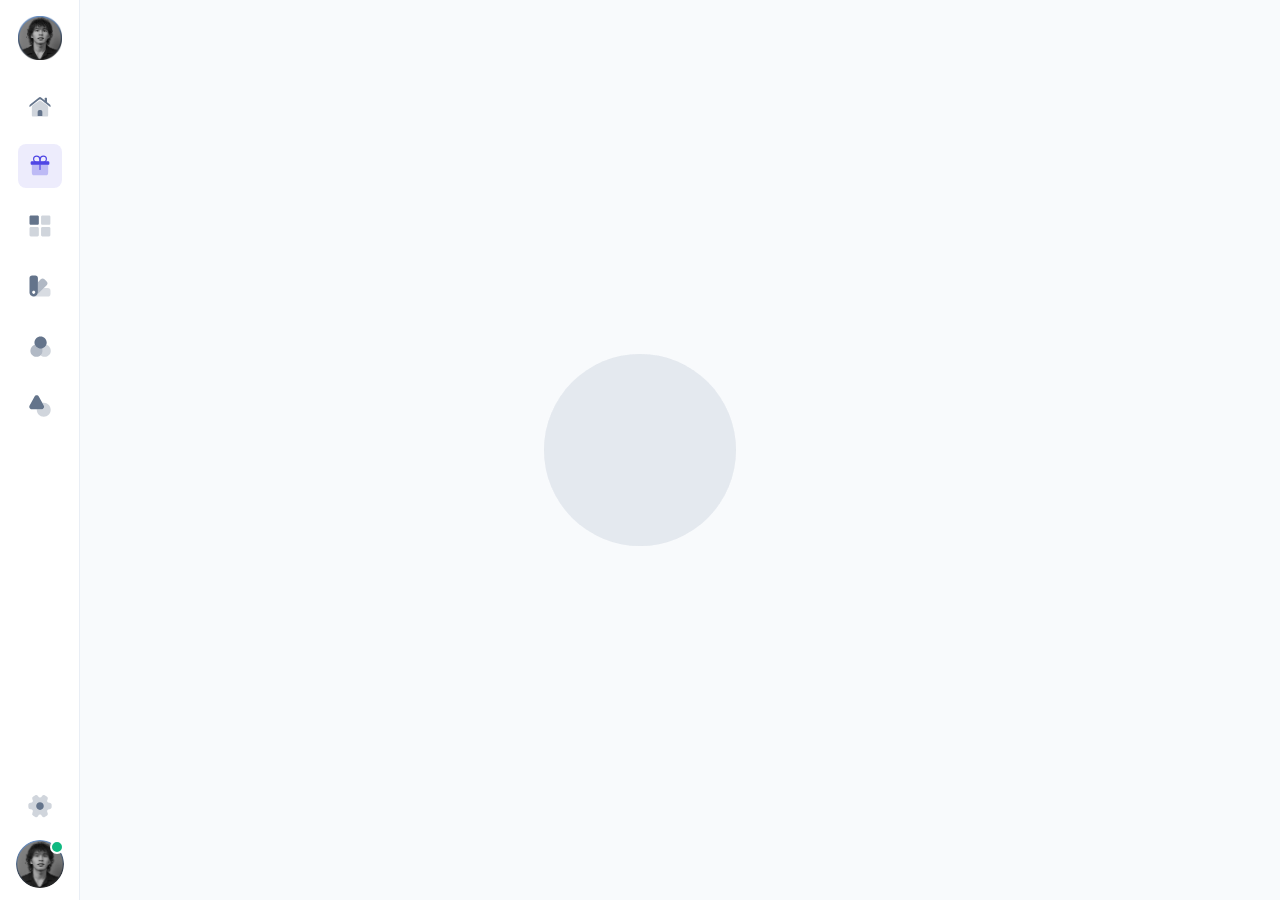
<file: apps-filemanager.html>
﻿<!DOCTYPE html>
<html lang="en">
  <head>
    <!-- Meta tags  -->
    <meta charset="UTF-8">
    <meta http-equiv="X-UA-Compatible" content="IE=edge">
    <meta name="viewport" content="width=device-width, user-scalable=no, initial-scale=1.0, maximum-scale=1.0, minimum-scale=1.0">

    <title>StarCodeKh - File Manager App</title>
    <link rel="icon" type="image/png" href="images/favicon.png">

    <!-- CSS Assets -->
    <link rel="stylesheet" href="css/app.css">

    <!-- Javascript Assets -->
    <script src="js/app.js" defer=""></script>

    <!-- Fonts -->
    <link rel="preconnect" href="https://fonts.googleapis.com">
    <link rel="preconnect" href="https://fonts.gstatic.com" crossorigin="">
    <link href="css2?family=Inter:wght@400;500;600;700&family=Poppins:ital,wght@0,300;0,400;0,500;0,600;0,700;1,300;1,400;1,500;1,600;1,700&display=swap" rel="stylesheet">
    <script>
      /**
       * THIS SCRIPT REQUIRED FOR PREVENT FLICKERING IN SOME BROWSERS
       */
      localStorage.getItem("_x_darkMode_on") === "true" &&
        document.documentElement.classList.add("dark");
    </script>
  </head>

  <body x-data="" x-bind="$store.global.documentBody" class="has-min-sidebar is-sidebar-open is-header-blur">
    <!-- App preloader-->
    <div class="app-preloader fixed z-50 grid h-full w-full place-content-center bg-slate-50 dark:bg-navy-900">
      <div class="app-preloader-inner relative inline-block size-48"></div>
    </div>

    <!-- Page Wrapper -->
    <div id="root" class="min-h-100vh flex grow bg-slate-50 dark:bg-navy-900" x-cloak="">
      <!-- Sidebar -->
      <div class="sidebar print:hidden">
        <!-- Main Sidebar -->
        <div class="main-sidebar">
          <div class="flex h-full w-full flex-col items-center border-r border-slate-150 bg-white dark:border-navy-700 dark:bg-navy-800">
            <!-- Application Logo -->
            <div class="flex pt-4">
              <a href="index.htm.html">
                <img class="size-11 transition-transform duration-500 ease-in-out hover:rotate-[360deg]" src="images/app-logo.png" alt="logo">
              </a>
            </div>

            <!-- Main Sections Links -->
            <div class="is-scrollbar-hidden flex grow flex-col space-y-4 overflow-y-auto pt-6">
              <!-- Dashobards -->
              <a href="dashboards-crm-analytics.html" class="flex size-11 items-center justify-center rounded-lg outline-none transition-colors duration-200 hover:bg-primary/20 focus:bg-primary/20 active:bg-primary/25 dark:hover:bg-navy-300/20 dark:focus:bg-navy-300/20 dark:active:bg-navy-300/25" x-tooltip.placement.right="'Dashboards'">
                <svg class="size-7" xmlns="http://www.w3.org/2000/svg" fill="none" viewbox="0 0 24 24">
                  <path fill="currentColor" fill-opacity=".3" d="M5 14.059c0-1.01 0-1.514.222-1.945.221-.43.632-.724 1.453-1.31l4.163-2.974c.56-.4.842-.601 1.162-.601.32 0 .601.2 1.162.601l4.163 2.974c.821.586 1.232.88 1.453 1.31.222.43.222.935.222 1.945V19c0 .943 0 1.414-.293 1.707C18.414 21 17.943 21 17 21H7c-.943 0-1.414 0-1.707-.293C5 20.414 5 19.943 5 19v-4.94Z"></path>
                  <path fill="currentColor" d="M3 12.387c0 .267 0 .4.084.441.084.041.19-.04.4-.204l7.288-5.669c.59-.459.885-.688 1.228-.688.343 0 .638.23 1.228.688l7.288 5.669c.21.163.316.245.4.204.084-.04.084-.174.084-.441v-.409c0-.48 0-.72-.102-.928-.101-.208-.291-.355-.67-.65l-7-5.445c-.59-.459-.885-.688-1.228-.688-.343 0-.638.23-1.228.688l-7 5.445c-.379.295-.569.442-.67.65-.102.208-.102.448-.102.928v.409Z"></path>
                  <path fill="currentColor" d="M11.5 15.5h1A1.5 1.5 0 0 1 14 17v3.5h-4V17a1.5 1.5 0 0 1 1.5-1.5Z"></path>
                  <path fill="currentColor" d="M17.5 5h-1a.5.5 0 0 0-.5.5v3a.5.5 0 0 0 .5.5h1a.5.5 0 0 0 .5-.5v-3a.5.5 0 0 0-.5-.5Z"></path>
                </svg>
              </a>

              <!-- Apps -->
              <a href="apps-list.html" class="flex size-11 items-center justify-center rounded-lg bg-primary/10 text-primary outline-none transition-colors duration-200 hover:bg-primary/20 focus:bg-primary/20 active:bg-primary/25 dark:bg-navy-600 dark:text-accent-light dark:hover:bg-navy-450 dark:focus:bg-navy-450 dark:active:bg-navy-450/90" x-tooltip.placement.right="'Applications'">
                <svg class="size-7" viewbox="0 0 24 24" fill="none" xmlns="http://www.w3.org/2000/svg">
                  <path d="M5 8H19V16C19 17.8856 19 18.8284 18.4142 19.4142C17.8284 20 16.8856 20 15 20H9C7.11438 20 6.17157 20 5.58579 19.4142C5 18.8284 5 17.8856 5 16V8Z" fill="currentColor" fill-opacity="0.3"></path>
                  <path d="M12 8L11.7608 5.84709C11.6123 4.51089 10.4672 3.5 9.12282 3.5V3.5C7.68381 3.5 6.5 4.66655 6.5 6.10555V6.10555C6.5 6.97673 6.93539 7.79026 7.66025 8.2735L9.5 9.5" stroke="currentColor" stroke-linecap="round"></path>
                  <path d="M12 8L12.2392 5.84709C12.3877 4.51089 13.5328 3.5 14.8772 3.5V3.5C16.3162 3.5 17.5 4.66655 17.5 6.10555V6.10555C17.5 6.97673 17.0646 7.79026 16.3397 8.2735L14.5 9.5" stroke="currentColor" stroke-linecap="round"></path>
                  <rect x="4" y="8" width="16" height="3" rx="1" fill="currentColor"></rect>
                  <path d="M12 11V15" stroke="currentColor" stroke-linecap="round"></path>
                </svg>
              </a>

              <!-- Pages And Layouts -->
              <a href="pages-card-user-1.html" class="flex size-11 items-center justify-center rounded-lg outline-none transition-colors duration-200 hover:bg-primary/20 focus:bg-primary/20 active:bg-primary/25 dark:hover:bg-navy-300/20 dark:focus:bg-navy-300/20 dark:active:bg-navy-300/25" x-tooltip.placement.right="'Pages & Layouts'">
                <svg class="size-7" viewbox="0 0 24 24" fill="none" xmlns="http://www.w3.org/2000/svg">
                  <path d="M9.85714 3H4.14286C3.51167 3 3 3.51167 3 4.14286V9.85714C3 10.4883 3.51167 11 4.14286 11H9.85714C10.4883 11 11 10.4883 11 9.85714V4.14286C11 3.51167 10.4883 3 9.85714 3Z" fill="currentColor"></path>
                  <path d="M9.85714 12.8999H4.14286C3.51167 12.8999 3 13.4116 3 14.0428V19.757C3 20.3882 3.51167 20.8999 4.14286 20.8999H9.85714C10.4883 20.8999 11 20.3882 11 19.757V14.0428C11 13.4116 10.4883 12.8999 9.85714 12.8999Z" fill="currentColor" fill-opacity="0.3"></path>
                  <path d="M19.757 3H14.0428C13.4116 3 12.8999 3.51167 12.8999 4.14286V9.85714C12.8999 10.4883 13.4116 11 14.0428 11H19.757C20.3882 11 20.8999 10.4883 20.8999 9.85714V4.14286C20.8999 3.51167 20.3882 3 19.757 3Z" fill="currentColor" fill-opacity="0.3"></path>
                  <path d="M19.757 12.8999H14.0428C13.4116 12.8999 12.8999 13.4116 12.8999 14.0428V19.757C12.8999 20.3882 13.4116 20.8999 14.0428 20.8999H19.757C20.3882 20.8999 20.8999 20.3882 20.8999 19.757V14.0428C20.8999 13.4116 20.3882 12.8999 19.757 12.8999Z" fill="currentColor" fill-opacity="0.3"></path>
                </svg>
              </a>

              <!-- Forms -->
              <a href="form-input-text.html" class="flex size-11 items-center justify-center rounded-lg outline-none transition-colors duration-200 hover:bg-primary/20 focus:bg-primary/20 active:bg-primary/25 dark:hover:bg-navy-300/20 dark:focus:bg-navy-300/20 dark:active:bg-navy-300/25" x-tooltip.placement.right="'Forms'">
                <svg class="size-7" viewbox="0 0 24 24" fill="none" xmlns="http://www.w3.org/2000/svg">
                  <path fill-opacity="0.25" d="M21.0001 16.05V18.75C21.0001 20.1 20.1001 21 18.7501 21H6.6001C6.9691 21 7.3471 20.946 7.6981 20.829C7.7971 20.793 7.89609 20.757 7.99509 20.712C8.31009 20.586 8.61611 20.406 8.88611 20.172C8.96711 20.109 9.05711 20.028 9.13811 19.947L9.17409 19.911L15.2941 13.8H18.7501C20.1001 13.8 21.0001 14.7 21.0001 16.05Z" fill="currentColor"></path>
                  <path fill-opacity="0.5" d="M17.7324 11.361L15.2934 13.8L9.17334 19.9111C9.80333 19.2631 10.1993 18.372 10.1993 17.4V8.70601L12.6384 6.26701C13.5924 5.31301 14.8704 5.31301 15.8244 6.26701L17.7324 8.17501C18.6864 9.12901 18.6864 10.407 17.7324 11.361Z" fill="currentColor"></path>
                  <path d="M7.95 3H5.25C3.9 3 3 3.9 3 5.25V17.4C3 17.643 3.02699 17.886 3.07199 18.12C3.09899 18.237 3.12599 18.354 3.16199 18.471C3.20699 18.606 3.252 18.741 3.306 18.867C3.315 18.876 3.31501 18.885 3.31501 18.885C3.32401 18.885 3.32401 18.885 3.31501 18.894C3.44101 19.146 3.585 19.389 3.756 19.614C3.855 19.731 3.95401 19.839 4.05301 19.947C4.15201 20.055 4.26 20.145 4.377 20.235L4.38601 20.244C4.61101 20.415 4.854 20.559 5.106 20.685C5.115 20.676 5.11501 20.676 5.11501 20.685C5.25001 20.748 5.385 20.793 5.529 20.838C5.646 20.874 5.76301 20.901 5.88001 20.928C6.11401 20.973 6.357 21 6.6 21C6.969 21 7.347 20.946 7.698 20.829C7.797 20.793 7.89599 20.757 7.99499 20.712C8.30999 20.586 8.61601 20.406 8.88601 20.172C8.96701 20.109 9.05701 20.028 9.13801 19.947L9.17399 19.911C9.80399 19.263 10.2 18.372 10.2 17.4V5.25C10.2 3.9 9.3 3 7.95 3ZM6.6 18.75C5.853 18.75 5.25 18.147 5.25 17.4C5.25 16.653 5.853 16.05 6.6 16.05C7.347 16.05 7.95 16.653 7.95 17.4C7.95 18.147 7.347 18.75 6.6 18.75Z" fill="currentColor"></path>
                </svg>
              </a>

              <!-- Components -->
              <a href="components-accordion.html" class="flex size-11 items-center justify-center rounded-lg outline-none transition-colors duration-200 hover:bg-primary/20 focus:bg-primary/20 active:bg-primary/25 dark:hover:bg-navy-300/20 dark:focus:bg-navy-300/20 dark:active:bg-navy-300/25" x-tooltip.placement.right="'Components'">
                <svg class="size-7" viewbox="0 0 24 24" fill="none" xmlns="http://www.w3.org/2000/svg">
                  <path fill-opacity="0.5" d="M14.2498 16C14.2498 17.5487 13.576 18.9487 12.4998 19.9025C11.5723 20.7425 10.3473 21.25 8.99976 21.25C6.10351 21.25 3.74976 18.8962 3.74976 16C3.74976 13.585 5.39476 11.5375 7.61726 10.9337C8.22101 12.4562 9.51601 13.6287 11.1173 14.0662C11.5548 14.1887 12.0185 14.25 12.4998 14.25C12.981 14.25 13.4448 14.1887 13.8823 14.0662C14.1185 14.6612 14.2498 15.3175 14.2498 16Z" fill="currentColor"></path>
                  <path d="M17.75 9.00012C17.75 9.68262 17.6187 10.3389 17.3825 10.9339C16.7787 12.4564 15.4837 13.6289 13.8825 14.0664C13.445 14.1889 12.9813 14.2501 12.5 14.2501C12.0187 14.2501 11.555 14.1889 11.1175 14.0664C9.51625 13.6289 8.22125 12.4564 7.6175 10.9339C7.38125 10.3389 7.25 9.68262 7.25 9.00012C7.25 6.10387 9.60375 3.75012 12.5 3.75012C15.3962 3.75012 17.75 6.10387 17.75 9.00012Z" fill="currentColor"></path>
                  <path fill-opacity="0.3" d="M21.25 16C21.25 18.8962 18.8962 21.25 16 21.25C14.6525 21.25 13.4275 20.7425 12.5 19.9025C13.5763 18.9487 14.25 17.5487 14.25 16C14.25 15.3175 14.1187 14.6612 13.8825 14.0662C15.4837 13.6287 16.7787 12.4562 17.3825 10.9337C19.605 11.5375 21.25 13.585 21.25 16Z" fill="currentColor"></path>
                </svg>
              </a>

              <!-- Elements -->
              <a href="elements-avatar.html" class="flex size-11 items-center justify-center rounded-lg outline-none transition-colors duration-200 hover:bg-primary/20 focus:bg-primary/20 active:bg-primary/25 dark:hover:bg-navy-300/20 dark:focus:bg-navy-300/20 dark:active:bg-navy-300/25" x-tooltip.placement.right="'Elements'">
                <svg class="size-7" viewbox="0 0 24 24" fill="none" xmlns="http://www.w3.org/2000/svg">
                  <path d="M13.3111 14.75H5.03356C3.36523 14.75 2.30189 12.9625 3.10856 11.4958L5.24439 7.60911L7.24273 3.96995C8.07689 2.45745 10.2586 2.45745 11.0927 3.96995L13.1002 7.60911L14.0627 9.35995L15.2361 11.4958C16.0427 12.9625 14.9794 14.75 13.3111 14.75Z" fill="currentColor"></path>
                  <path fill-opacity="0.3" d="M21.1667 15.2083C21.1667 18.4992 18.4992 21.1667 15.2083 21.1667C11.9175 21.1667 9.25 18.4992 9.25 15.2083C9.25 15.0525 9.25917 14.9058 9.26833 14.75H13.3108C14.9792 14.75 16.0425 12.9625 15.2358 11.4958L14.0625 9.36C14.4292 9.28666 14.8142 9.25 15.2083 9.25C18.4992 9.25 21.1667 11.9175 21.1667 15.2083Z" fill="currentColor"></path>
                </svg>
              </a>
            </div>

            <!-- Bottom Links -->
            <div class="flex flex-col items-center space-y-3 py-3">
              <!-- Settings -->
              <a href="form-layout-5.html" class="flex size-11 items-center justify-center rounded-lg outline-none transition-colors duration-200 hover:bg-primary/20 focus:bg-primary/20 active:bg-primary/25 dark:hover:bg-navy-300/20 dark:focus:bg-navy-300/20 dark:active:bg-navy-300/25">
                <svg class="size-7" viewbox="0 0 24 24" fill="none" xmlns="http://www.w3.org/2000/svg">
                  <path fill-opacity="0.3" fill="currentColor" d="M2 12.947v-1.771c0-1.047.85-1.913 1.899-1.913 1.81 0 2.549-1.288 1.64-2.868a1.919 1.919 0 0 1 .699-2.607l1.729-.996c.79-.474 1.81-.192 2.279.603l.11.192c.9 1.58 2.379 1.58 3.288 0l.11-.192c.47-.795 1.49-1.077 2.279-.603l1.73.996a1.92 1.92 0 0 1 .699 2.607c-.91 1.58-.17 2.868 1.639 2.868 1.04 0 1.899.856 1.899 1.912v1.772c0 1.047-.85 1.912-1.9 1.912-1.808 0-2.548 1.288-1.638 2.869.52.915.21 2.083-.7 2.606l-1.729.997c-.79.473-1.81.191-2.279-.604l-.11-.191c-.9-1.58-2.379-1.58-3.288 0l-.11.19c-.47.796-1.49 1.078-2.279.605l-1.73-.997a1.919 1.919 0 0 1-.699-2.606c.91-1.58.17-2.869-1.639-2.869A1.911 1.911 0 0 1 2 12.947Z"></path>
                  <path fill="currentColor" d="M11.995 15.332c1.794 0 3.248-1.464 3.248-3.27 0-1.807-1.454-3.272-3.248-3.272-1.794 0-3.248 1.465-3.248 3.271 0 1.807 1.454 3.271 3.248 3.271Z"></path>
                </svg>
              </a>

              <!-- Profile -->
              <div x-data="usePopper({placement:'right-end',offset:12})" @click.outside="isShowPopper && (isShowPopper = false)" class="flex">
                <button @click="isShowPopper = !isShowPopper" x-ref="popperRef" class="avatar size-12">
                  <img class="rounded-full" src="images/avatar/avatar-12.jpg" alt="avatar">
                  <span class="absolute right-0 size-3.5 rounded-full border-2 border-white bg-success dark:border-navy-700"></span>
                </button>

                <div :class="isShowPopper && 'show'" class="popper-root fixed" x-ref="popperRoot">
                  <div class="popper-box w-64 rounded-lg border border-slate-150 bg-white shadow-soft dark:border-navy-600 dark:bg-navy-700">
                    <div class="flex items-center space-x-4 rounded-t-lg bg-slate-100 py-5 px-4 dark:bg-navy-800">
                      <div class="avatar size-14">
                        <img class="rounded-full" src="images/avatar/avatar-12.jpg" alt="avatar">
                      </div>
                      <div>
                        <a href="#" class="text-base font-medium text-slate-700 hover:text-primary focus:text-primary dark:text-navy-100 dark:hover:text-accent-light dark:focus:text-accent-light">
                          StarCodeKh
                        </a>
                        <p class="text-xs text-slate-400 dark:text-navy-300">
                          Full-Stack Developer
                        </p>
                      </div>
                    </div>
                    <div class="flex flex-col pt-2 pb-5">
                      <a href="#" class="group flex items-center space-x-3 py-2 px-4 tracking-wide outline-none transition-all hover:bg-slate-100 focus:bg-slate-100 dark:hover:bg-navy-600 dark:focus:bg-navy-600">
                        <div class="flex size-8 items-center justify-center rounded-lg bg-warning text-white">
                          <svg xmlns="http://www.w3.org/2000/svg" class="size-4.5" fill="none" viewbox="0 0 24 24" stroke="currentColor" stroke-width="2">
                            <path stroke-linecap="round" stroke-linejoin="round" d="M16 7a4 4 0 11-8 0 4 4 0 018 0zM12 14a7 7 0 00-7 7h14a7 7 0 00-7-7z"></path>
                          </svg>
                        </div>

                        <div>
                          <h2 class="font-medium text-slate-700 transition-colors group-hover:text-primary group-focus:text-primary dark:text-navy-100 dark:group-hover:text-accent-light dark:group-focus:text-accent-light">
                            Profile
                          </h2>
                          <div class="text-xs text-slate-400 line-clamp-1 dark:text-navy-300">
                            Your profile setting
                          </div>
                        </div>
                      </a>
                      <a href="#" class="group flex items-center space-x-3 py-2 px-4 tracking-wide outline-none transition-all hover:bg-slate-100 focus:bg-slate-100 dark:hover:bg-navy-600 dark:focus:bg-navy-600">
                        <div class="flex size-8 items-center justify-center rounded-lg bg-info text-white">
                          <svg xmlns="http://www.w3.org/2000/svg" class="size-4.5" fill="none" viewbox="0 0 24 24" stroke="currentColor" stroke-width="2">
                            <path stroke-linecap="round" stroke-linejoin="round" d="M8 12h.01M12 12h.01M16 12h.01M21 12c0 4.418-4.03 8-9 8a9.863 9.863 0 01-4.255-.949L3 20l1.395-3.72C3.512 15.042 3 13.574 3 12c0-4.418 4.03-8 9-8s9 3.582 9 8z"></path>
                          </svg>
                        </div>

                        <div>
                          <h2 class="font-medium text-slate-700 transition-colors group-hover:text-primary group-focus:text-primary dark:text-navy-100 dark:group-hover:text-accent-light dark:group-focus:text-accent-light">
                            Messages
                          </h2>
                          <div class="text-xs text-slate-400 line-clamp-1 dark:text-navy-300">
                            Your messages and tasks
                          </div>
                        </div>
                      </a>
                      <a href="#" class="group flex items-center space-x-3 py-2 px-4 tracking-wide outline-none transition-all hover:bg-slate-100 focus:bg-slate-100 dark:hover:bg-navy-600 dark:focus:bg-navy-600">
                        <div class="flex size-8 items-center justify-center rounded-lg bg-secondary text-white">
                          <svg xmlns="http://www.w3.org/2000/svg" class="size-4.5" fill="none" viewbox="0 0 24 24" stroke="currentColor" stroke-width="2">
                            <path stroke-linecap="round" stroke-linejoin="round" d="M17 20h5v-2a3 3 0 00-5.356-1.857M17 20H7m10 0v-2c0-.656-.126-1.283-.356-1.857M7 20H2v-2a3 3 0 015.356-1.857M7 20v-2c0-.656.126-1.283.356-1.857m0 0a5.002 5.002 0 019.288 0M15 7a3 3 0 11-6 0 3 3 0 016 0zm6 3a2 2 0 11-4 0 2 2 0 014 0zM7 10a2 2 0 11-4 0 2 2 0 014 0z"></path>
                          </svg>
                        </div>

                        <div>
                          <h2 class="font-medium text-slate-700 transition-colors group-hover:text-primary group-focus:text-primary dark:text-navy-100 dark:group-hover:text-accent-light dark:group-focus:text-accent-light">
                            Team
                          </h2>
                          <div class="text-xs text-slate-400 line-clamp-1 dark:text-navy-300">
                            Your team activity
                          </div>
                        </div>
                      </a>
                      <a href="#" class="group flex items-center space-x-3 py-2 px-4 tracking-wide outline-none transition-all hover:bg-slate-100 focus:bg-slate-100 dark:hover:bg-navy-600 dark:focus:bg-navy-600">
                        <div class="flex size-8 items-center justify-center rounded-lg bg-error text-white">
                          <svg xmlns="http://www.w3.org/2000/svg" class="size-4.5" fill="none" viewbox="0 0 24 24" stroke="currentColor" stroke-width="2">
                            <path stroke-linecap="round" stroke-linejoin="round" d="M9 17v-2m3 2v-4m3 4v-6m2 10H7a2 2 0 01-2-2V5a2 2 0 012-2h5.586a1 1 0 01.707.293l5.414 5.414a1 1 0 01.293.707V19a2 2 0 01-2 2z"></path>
                          </svg>
                        </div>

                        <div>
                          <h2 class="font-medium text-slate-700 transition-colors group-hover:text-primary group-focus:text-primary dark:text-navy-100 dark:group-hover:text-accent-light dark:group-focus:text-accent-light">
                            Activity
                          </h2>
                          <div class="text-xs text-slate-400 line-clamp-1 dark:text-navy-300">
                            Your activity and events
                          </div>
                        </div>
                      </a>
                      <a href="#" class="group flex items-center space-x-3 py-2 px-4 tracking-wide outline-none transition-all hover:bg-slate-100 focus:bg-slate-100 dark:hover:bg-navy-600 dark:focus:bg-navy-600">
                        <div class="flex size-8 items-center justify-center rounded-lg bg-success text-white">
                          <svg xmlns="http://www.w3.org/2000/svg" class="size-4.5" fill="none" viewbox="0 0 24 24" stroke="currentColor" stroke-width="2">
                            <path stroke-linecap="round" stroke-linejoin="round" d="M10.325 4.317c.426-1.756 2.924-1.756 3.35 0a1.724 1.724 0 002.573 1.066c1.543-.94 3.31.826 2.37 2.37a1.724 1.724 0 001.065 2.572c1.756.426 1.756 2.924 0 3.35a1.724 1.724 0 00-1.066 2.573c.94 1.543-.826 3.31-2.37 2.37a1.724 1.724 0 00-2.572 1.065c-.426 1.756-2.924 1.756-3.35 0a1.724 1.724 0 00-2.573-1.066c-1.543.94-3.31-.826-2.37-2.37a1.724 1.724 0 00-1.065-2.572c-1.756-.426-1.756-2.924 0-3.35a1.724 1.724 0 001.066-2.573c-.94-1.543.826-3.31 2.37-2.37.996.608 2.296.07 2.572-1.065z"></path>
                            <path stroke-linecap="round" stroke-linejoin="round" d="M15 12a3 3 0 11-6 0 3 3 0 016 0z"></path>
                          </svg>
                        </div>

                        <div>
                          <h2 class="font-medium text-slate-700 transition-colors group-hover:text-primary group-focus:text-primary dark:text-navy-100 dark:group-hover:text-accent-light dark:group-focus:text-accent-light">
                            Settings
                          </h2>
                          <div class="text-xs text-slate-400 line-clamp-1 dark:text-navy-300">
                            Webapp settings
                          </div>
                        </div>
                      </a>
                      <div class="mt-3 px-4">
                        <button class="btn h-9 w-full space-x-2 bg-primary text-white hover:bg-primary-focus focus:bg-primary-focus active:bg-primary-focus/90 dark:bg-accent dark:hover:bg-accent-focus dark:focus:bg-accent-focus dark:active:bg-accent/90">
                          <svg xmlns="http://www.w3.org/2000/svg" class="size-5" fill="none" viewbox="0 0 24 24" stroke="currentColor">
                            <path stroke-linecap="round" stroke-linejoin="round" stroke-width="1.5" d="M17 16l4-4m0 0l-4-4m4 4H7m6 4v1a3 3 0 01-3 3H6a3 3 0 01-3-3V7a3 3 0 013-3h4a3 3 0 013 3v1"></path>
                          </svg>
                          <span>Logout</span>
                        </button>
                      </div>
                    </div>
                  </div>
                </div>
              </div>
            </div>
          </div>
        </div>

        <!-- Sidebar Panel -->
        <div class="sidebar-panel">
          <div class="flex h-full grow flex-col bg-white pl-[var(--main-sidebar-width)] dark:bg-navy-750">
            <!-- Sidebar Panel Header -->
            <div class="flex h-18 w-full items-center justify-between pl-4 pr-1">
              <div class="flex items-center">
                <div class="avatar mr-3 hidden size-9 lg:flex">
                  <div class="is-initial rounded-full bg-primary/10 text-primary dark:bg-accent-light/10 dark:text-accent-light">
                    <svg xmlns="http://www.w3.org/2000/svg" class="size-5" fill="none" viewbox="0 0 24 24" stroke="currentColor" stroke-width="2">
                      <path stroke-linecap="round" stroke-linejoin="round" stroke-width="2" d="M3 15a4 4 0 004 4h9a5 5 0 10-.1-9.999 5.002 5.002 0 10-9.78 2.096A4.001 4.001 0 003 15z"></path>
                    </svg>
                  </div>
                </div>
                <p class="text-lg font-medium tracking-wider text-slate-800 line-clamp-1 dark:text-navy-100">
                  My Cloud
                </p>
              </div>
              <button @click="$store.global.isSidebarExpanded = false" class="btn size-7 rounded-full p-0 text-primary hover:bg-slate-300/20 focus:bg-slate-300/20 active:bg-slate-300/25 dark:text-accent-light/80 dark:hover:bg-navy-300/20 dark:focus:bg-navy-300/20 dark:active:bg-navy-300/25 xl:hidden">
                <svg xmlns="http://www.w3.org/2000/svg" class="size-6" fill="none" viewbox="0 0 24 24" stroke="currentColor">
                  <path stroke-linecap="round" stroke-linejoin="round" stroke-width="2" d="M15 19l-7-7 7-7"></path>
                </svg>
              </button>
            </div>

            <!-- Sidebar Panel Body -->
            <div class="flex h-[calc(100%-4.5rem)] grow flex-col">
              <div class="is-scrollbar-hidden grow overflow-y-auto">
                <div class="mt-2 px-4">
                  <button class="btn w-full space-x-2 rounded-full border border-slate-200 py-2 font-medium text-slate-800 hover:bg-slate-150 focus:bg-slate-150 active:bg-slate-150/80 dark:border-navy-500 dark:text-navy-50 dark:hover:bg-navy-500 dark:focus:bg-navy-500 dark:active:bg-navy-500/90">
                    <svg xmlns="http://www.w3.org/2000/svg" class="size-4.5" fill="none" viewbox="0 0 24 24" stroke="currentColor" stroke-width="1.5">
                      <path stroke-linecap="round" stroke-linejoin="round" d="M12 4v16m8-8H4"></path>
                    </svg>
                    <span> Create New </span>
                  </button>
                </div>

                <div x-data="{expanded:true}">
                  <div class="mt-4 flex items-center justify-between px-4">
                    <span class="text-xs font-medium uppercase">MY FILES </span>
                    <div class="-mr-1.5 flex">
                      <button class="btn size-6 rounded-full p-0 hover:bg-slate-300/20 focus:bg-slate-300/20 active:bg-slate-300/25 dark:hover:bg-navy-300/20 dark:focus:bg-navy-300/20 dark:active:bg-navy-300/25">
                        <svg xmlns="http://www.w3.org/2000/svg" class="size-3.5" fill="none" viewbox="0 0 24 24" stroke="currentColor" stroke-width="2">
                          <path stroke-linecap="round" stroke-linejoin="round" d="M21 21l-6-6m2-5a7 7 0 11-14 0 7 7 0 0114 0z"></path>
                        </svg>
                      </button>
                      <button @click="expanded =! expanded" class="btn size-6 rounded-full p-0 hover:bg-slate-300/20 focus:bg-slate-300/20 active:bg-slate-300/25 dark:hover:bg-navy-300/20 dark:focus:bg-navy-300/20 dark:active:bg-navy-300/25">
                        <svg xmlns="http://www.w3.org/2000/svg" class="size-3.5" :class="expanded && 'rotate-180'" fill="none" viewbox="0 0 24 24" stroke="currentColor" stroke-width="2">
                          <path stroke-linecap="round" stroke-linejoin="round" stroke-width="2" d="M19 9l-7 7-7-7"></path>
                        </svg>
                      </button>
                    </div>
                  </div>
                  <div x-show="expanded" x-collapse="">
                    <ul class="mt-1 space-y-1 px-2 font-inter text-xs+ font-medium">
                      <li x-data="{expanded:false}">
                        <div tabindex="0" class="flex cursor-pointer items-center rounded px-2 py-1 tracking-wide text-slate-800 outline-none transition-all hover:bg-slate-100 hover:text-slate-800 focus:bg-slate-100 focus:text-slate-800 dark:text-navy-100 dark:hover:bg-navy-600 dark:hover:text-navy-100 dark:focus:bg-navy-600 dark:focus:text-navy-100">
                          <button @click="expanded = !expanded" class="btn mr-1 size-5 rounded-lg p-0 hover:bg-slate-300/20 focus:bg-slate-300/20 active:bg-slate-300/25 dark:hover:bg-navy-300/20 dark:focus:bg-navy-300/20 dark:active:bg-navy-300/25">
                            <svg xmlns="http://www.w3.org/2000/svg" class="size-4.5 transition-transform" :class="expanded && 'rotate-90'" viewbox="0 0 20 20" fill="currentColor">
                              <path fill-rule="evenodd" d="M7.293 14.707a1 1 0 010-1.414L10.586 10 7.293 6.707a1 1 0 011.414-1.414l4 4a1 1 0 010 1.414l-4 4a1 1 0 01-1.414 0z" clip-rule="evenodd"></path>
                            </svg>
                          </button>
                          <svg xmlns="http://www.w3.org/2000/svg" class="mr-3 size-6 text-warning" viewbox="0 0 20 20" fill="currentColor">
                            <path d="M2 6a2 2 0 012-2h5l2 2h5a2 2 0 012 2v6a2 2 0 01-2 2H4a2 2 0 01-2-2V6z"></path>
                          </svg>
                          <span>Design</span>
                        </div>
                        <ul x-show="expanded" x-collapse="" class="pl-4">
                          <li>
                            <div tabindex="0" class="flex cursor-pointer items-center rounded px-2 py-1 tracking-wide text-slate-800 outline-none transition-all hover:bg-slate-100 hover:text-slate-800 focus:bg-slate-100 focus:text-slate-800 dark:text-navy-100 dark:hover:bg-navy-600 dark:hover:text-navy-100 dark:focus:bg-navy-600 dark:focus:text-navy-100">
                              <div class="mr-1 flex size-5 items-center justify-center"></div>
                              <svg xmlns="http://www.w3.org/2000/svg" class="mr-3 size-6 text-warning" viewbox="0 0 20 20" fill="currentColor">
                                <path d="M2 6a2 2 0 012-2h5l2 2h5a2 2 0 012 2v6a2 2 0 01-2 2H4a2 2 0 01-2-2V6z"></path>
                              </svg>
                              <span>Web Apps</span>
                            </div>
                          </li>
                          <li x-data="{expanded:false}">
                            <div tabindex="0" class="flex cursor-pointer items-center rounded px-2 py-1 tracking-wide text-slate-800 outline-none transition-all hover:bg-slate-100 hover:text-slate-800 focus:bg-slate-100 focus:text-slate-800 dark:text-navy-100 dark:hover:bg-navy-600 dark:hover:text-navy-100 dark:focus:bg-navy-600 dark:focus:text-navy-100">
                              <button @click="expanded = !expanded" class="btn mr-1 size-5 rounded-lg p-0 hover:bg-slate-300/20 focus:bg-slate-300/20 active:bg-slate-300/25 dark:hover:bg-navy-300/20 dark:focus:bg-navy-300/20 dark:active:bg-navy-300/25">
                                <svg xmlns="http://www.w3.org/2000/svg" class="size-4.5 transition-transform" :class="expanded && 'rotate-90'" viewbox="0 0 20 20" fill="currentColor">
                                  <path fill-rule="evenodd" d="M7.293 14.707a1 1 0 010-1.414L10.586 10 7.293 6.707a1 1 0 011.414-1.414l4 4a1 1 0 010 1.414l-4 4a1 1 0 01-1.414 0z" clip-rule="evenodd"></path>
                                </svg>
                              </button>
                              <svg xmlns="http://www.w3.org/2000/svg" class="mr-3 size-6 text-warning" viewbox="0 0 20 20" fill="currentColor">
                                <path d="M2 6a2 2 0 012-2h5l2 2h5a2 2 0 012 2v6a2 2 0 01-2 2H4a2 2 0 01-2-2V6z"></path>
                              </svg>
                              <span>CRM Apps</span>
                            </div>
                            <ul x-show="expanded" x-collapse="" class="pl-4">
                              <li>
                                <div tabindex="0" class="flex cursor-pointer items-center rounded px-2 py-1 tracking-wide text-slate-800 outline-none transition-all hover:bg-slate-100 hover:text-slate-800 focus:bg-slate-100 focus:text-slate-800 dark:text-navy-100 dark:hover:bg-navy-600 dark:hover:text-navy-100 dark:focus:bg-navy-600 dark:focus:text-navy-100">
                                  <div class="mr-1 flex size-5 items-center justify-center"></div>
                                  <svg xmlns="http://www.w3.org/2000/svg" class="mr-3 size-6 text-warning" viewbox="0 0 20 20" fill="currentColor">
                                    <path d="M2 6a2 2 0 012-2h5l2 2h5a2 2 0 012 2v6a2 2 0 01-2 2H4a2 2 0 01-2-2V6z"></path>
                                  </svg>
                                  <span>LMS App</span>
                                </div>
                              </li>
                              <li>
                                <div tabindex="0" class="flex cursor-pointer items-center rounded px-2 py-1 tracking-wide text-slate-800 outline-none transition-all hover:bg-slate-100 hover:text-slate-800 focus:bg-slate-100 focus:text-slate-800 dark:text-navy-100 dark:hover:bg-navy-600 dark:hover:text-navy-100 dark:focus:bg-navy-600 dark:focus:text-navy-100">
                                  <div class="mr-1 flex size-5 items-center justify-center"></div>
                                  <svg xmlns="http://www.w3.org/2000/svg" class="mr-3 size-6 text-warning" viewbox="0 0 20 20" fill="currentColor">
                                    <path d="M2 6a2 2 0 012-2h5l2 2h5a2 2 0 012 2v6a2 2 0 01-2 2H4a2 2 0 01-2-2V6z"></path>
                                  </svg>
                                  <span>Ecommerce</span>
                                </div>
                              </li>
                              <li>
                                <div tabindex="0" class="flex cursor-pointer items-center rounded px-2 py-1 tracking-wide text-slate-800 outline-none transition-all hover:bg-slate-100 hover:text-slate-800 focus:bg-slate-100 focus:text-slate-800 dark:text-navy-100 dark:hover:bg-navy-600 dark:hover:text-navy-100 dark:focus:bg-navy-600 dark:focus:text-navy-100">
                                  <div class="mr-1 flex size-5 items-center justify-center"></div>
                                  <svg xmlns="http://www.w3.org/2000/svg" class="mr-3 size-6 text-warning" viewbox="0 0 20 20" fill="currentColor">
                                    <path d="M2 6a2 2 0 012-2h5l2 2h5a2 2 0 012 2v6a2 2 0 01-2 2H4a2 2 0 01-2-2V6z"></path>
                                  </svg>
                                  <span>Dashboard</span>
                                </div>
                              </li>
                            </ul>
                          </li>
                          <li>
                            <div tabindex="0" class="flex cursor-pointer items-center rounded px-2 py-1 tracking-wide text-slate-800 outline-none transition-all hover:bg-slate-100 hover:text-slate-800 focus:bg-slate-100 focus:text-slate-800 dark:text-navy-100 dark:hover:bg-navy-600 dark:hover:text-navy-100 dark:focus:bg-navy-600 dark:focus:text-navy-100">
                              <div class="mr-1 flex size-5 items-center justify-center"></div>
                              <svg xmlns="http://www.w3.org/2000/svg" class="mr-3 size-6 text-warning" viewbox="0 0 20 20" fill="currentColor">
                                <path d="M2 6a2 2 0 012-2h5l2 2h5a2 2 0 012 2v6a2 2 0 01-2 2H4a2 2 0 01-2-2V6z"></path>
                              </svg>
                              <span>Desktop Apps</span>
                            </div>
                          </li>
                          <li>
                            <div tabindex="0" class="flex cursor-pointer items-center rounded px-2 py-1 tracking-wide text-slate-800 outline-none transition-all hover:bg-slate-100 hover:text-slate-800 focus:bg-slate-100 focus:text-slate-800 dark:text-navy-100 dark:hover:bg-navy-600 dark:hover:text-navy-100 dark:focus:bg-navy-600 dark:focus:text-navy-100">
                              <div class="mr-1 flex size-5 items-center justify-center"></div>
                              <svg xmlns="http://www.w3.org/2000/svg" class="mr-3 size-6 text-warning" viewbox="0 0 20 20" fill="currentColor">
                                <path d="M2 6a2 2 0 012-2h5l2 2h5a2 2 0 012 2v6a2 2 0 01-2 2H4a2 2 0 01-2-2V6z"></path>
                              </svg>
                              <span>Mobile Apps</span>
                            </div>
                          </li>
                        </ul>
                      </li>
                      <li>
                        <div tabindex="0" class="flex cursor-pointer items-center rounded px-2 py-1 tracking-wide text-slate-800 outline-none transition-all hover:bg-slate-100 hover:text-slate-800 focus:bg-slate-100 focus:text-slate-800 dark:text-navy-100 dark:hover:bg-navy-600 dark:hover:text-navy-100 dark:focus:bg-navy-600 dark:focus:text-navy-100">
                          <div class="mr-1 flex size-5 items-center justify-center"></div>
                          <svg xmlns="http://www.w3.org/2000/svg" class="mr-3 size-6 text-warning" viewbox="0 0 20 20" fill="currentColor">
                            <path d="M2 6a2 2 0 012-2h5l2 2h5a2 2 0 012 2v6a2 2 0 01-2 2H4a2 2 0 01-2-2V6z"></path>
                          </svg>
                          <span>Backup Files</span>
                        </div>
                      </li>
                      <li x-data="{expanded:false}">
                        <div tabindex="0" class="flex cursor-pointer items-center rounded px-2 py-1 tracking-wide text-slate-800 outline-none transition-all hover:bg-slate-100 hover:text-slate-800 focus:bg-slate-100 focus:text-slate-800 dark:text-navy-100 dark:hover:bg-navy-600 dark:hover:text-navy-100 dark:focus:bg-navy-600 dark:focus:text-navy-100">
                          <button @click="expanded = !expanded" class="btn mr-1 size-5 rounded-lg p-0 hover:bg-slate-300/20 focus:bg-slate-300/20 active:bg-slate-300/25 dark:hover:bg-navy-300/20 dark:focus:bg-navy-300/20 dark:active:bg-navy-300/25">
                            <svg xmlns="http://www.w3.org/2000/svg" class="size-4.5 transition-transform" :class="expanded && 'rotate-90'" viewbox="0 0 20 20" fill="currentColor">
                              <path fill-rule="evenodd" d="M7.293 14.707a1 1 0 010-1.414L10.586 10 7.293 6.707a1 1 0 011.414-1.414l4 4a1 1 0 010 1.414l-4 4a1 1 0 01-1.414 0z" clip-rule="evenodd"></path>
                            </svg>
                          </button>
                          <svg xmlns="http://www.w3.org/2000/svg" class="mr-3 size-6 text-warning" viewbox="0 0 20 20" fill="currentColor">
                            <path d="M2 6a2 2 0 012-2h5l2 2h5a2 2 0 012 2v6a2 2 0 01-2 2H4a2 2 0 01-2-2V6z"></path>
                          </svg>
                          <span>Documents</span>
                        </div>
                        <ul x-show="expanded" x-collapse="" class="pl-4">
                          <li>
                            <div tabindex="0" class="flex cursor-pointer items-center rounded px-2 py-1 tracking-wide text-slate-800 outline-none transition-all hover:bg-slate-100 hover:text-slate-800 focus:bg-slate-100 focus:text-slate-800 dark:text-navy-100 dark:hover:bg-navy-600 dark:hover:text-navy-100 dark:focus:bg-navy-600 dark:focus:text-navy-100">
                              <div class="mr-1 flex size-5 items-center justify-center"></div>
                              <svg xmlns="http://www.w3.org/2000/svg" class="mr-3 size-6 text-warning" viewbox="0 0 20 20" fill="currentColor">
                                <path d="M2 6a2 2 0 012-2h5l2 2h5a2 2 0 012 2v6a2 2 0 01-2 2H4a2 2 0 01-2-2V6z"></path>
                              </svg>
                              <span>Sheets</span>
                            </div>
                          </li>
                          <li>
                            <div tabindex="0" class="flex cursor-pointer items-center rounded px-2 py-1 tracking-wide text-slate-800 outline-none transition-all hover:bg-slate-100 hover:text-slate-800 focus:bg-slate-100 focus:text-slate-800 dark:text-navy-100 dark:hover:bg-navy-600 dark:hover:text-navy-100 dark:focus:bg-navy-600 dark:focus:text-navy-100">
                              <div class="mr-1 flex size-5 items-center justify-center"></div>
                              <svg xmlns="http://www.w3.org/2000/svg" class="mr-3 size-6 text-warning" viewbox="0 0 20 20" fill="currentColor">
                                <path d="M2 6a2 2 0 012-2h5l2 2h5a2 2 0 012 2v6a2 2 0 01-2 2H4a2 2 0 01-2-2V6z"></path>
                              </svg>
                              <span>Slides</span>
                            </div>
                          </li>
                          <li>
                            <div tabindex="0" class="flex cursor-pointer items-center rounded px-2 py-1 tracking-wide text-slate-800 outline-none transition-all hover:bg-slate-100 hover:text-slate-800 focus:bg-slate-100 focus:text-slate-800 dark:text-navy-100 dark:hover:bg-navy-600 dark:hover:text-navy-100 dark:focus:bg-navy-600 dark:focus:text-navy-100">
                              <div class="mr-1 flex size-5 items-center justify-center"></div>
                              <svg xmlns="http://www.w3.org/2000/svg" class="mr-3 size-6 text-warning" viewbox="0 0 20 20" fill="currentColor">
                                <path d="M2 6a2 2 0 012-2h5l2 2h5a2 2 0 012 2v6a2 2 0 01-2 2H4a2 2 0 01-2-2V6z"></path>
                              </svg>
                              <span>Words</span>
                            </div>
                          </li>
                        </ul>
                      </li>
                      <li x-data="{expanded:false}">
                        <div tabindex="0" class="flex cursor-pointer items-center rounded px-2 py-1 tracking-wide text-slate-800 outline-none transition-all hover:bg-slate-100 hover:text-slate-800 focus:bg-slate-100 focus:text-slate-800 dark:text-navy-100 dark:hover:bg-navy-600 dark:hover:text-navy-100 dark:focus:bg-navy-600 dark:focus:text-navy-100">
                          <button @click="expanded = !expanded" class="btn mr-1 size-5 rounded-lg p-0 hover:bg-slate-300/20 focus:bg-slate-300/20 active:bg-slate-300/25 dark:hover:bg-navy-300/20 dark:focus:bg-navy-300/20 dark:active:bg-navy-300/25">
                            <svg xmlns="http://www.w3.org/2000/svg" class="size-4.5 transition-transform" :class="expanded && 'rotate-90'" viewbox="0 0 20 20" fill="currentColor">
                              <path fill-rule="evenodd" d="M7.293 14.707a1 1 0 010-1.414L10.586 10 7.293 6.707a1 1 0 011.414-1.414l4 4a1 1 0 010 1.414l-4 4a1 1 0 01-1.414 0z" clip-rule="evenodd"></path>
                            </svg>
                          </button>
                          <svg xmlns="http://www.w3.org/2000/svg" class="mr-3 size-6 text-warning" viewbox="0 0 20 20" fill="currentColor">
                            <path d="M2 6a2 2 0 012-2h5l2 2h5a2 2 0 012 2v6a2 2 0 01-2 2H4a2 2 0 01-2-2V6z"></path>
                          </svg>
                          <span>Application</span>
                        </div>
                        <ul x-show="expanded" x-collapse="" class="pl-4">
                          <li>
                            <div tabindex="0" class="flex cursor-pointer items-center rounded px-2 py-1 tracking-wide text-slate-800 outline-none transition-all hover:bg-slate-100 hover:text-slate-800 focus:bg-slate-100 focus:text-slate-800 dark:text-navy-100 dark:hover:bg-navy-600 dark:hover:text-navy-100 dark:focus:bg-navy-600 dark:focus:text-navy-100">
                              <div class="mr-1 flex size-5 items-center justify-center"></div>
                              <svg xmlns="http://www.w3.org/2000/svg" class="mr-3 size-6 text-warning" viewbox="0 0 20 20" fill="currentColor">
                                <path d="M2 6a2 2 0 012-2h5l2 2h5a2 2 0 012 2v6a2 2 0 01-2 2H4a2 2 0 01-2-2V6z"></path>
                              </svg>
                              <span>Web Apps</span>
                            </div>
                          </li>
                          <li x-data="{expanded:false}">
                            <div tabindex="0" class="flex cursor-pointer items-center rounded px-2 py-1 tracking-wide text-slate-800 outline-none transition-all hover:bg-slate-100 hover:text-slate-800 focus:bg-slate-100 focus:text-slate-800 dark:text-navy-100 dark:hover:bg-navy-600 dark:hover:text-navy-100 dark:focus:bg-navy-600 dark:focus:text-navy-100">
                              <button @click="expanded = !expanded" class="btn mr-1 size-5 rounded-lg p-0 hover:bg-slate-300/20 focus:bg-slate-300/20 active:bg-slate-300/25 dark:hover:bg-navy-300/20 dark:focus:bg-navy-300/20 dark:active:bg-navy-300/25">
                                <svg xmlns="http://www.w3.org/2000/svg" class="size-4.5 transition-transform" :class="expanded && 'rotate-90'" viewbox="0 0 20 20" fill="currentColor">
                                  <path fill-rule="evenodd" d="M7.293 14.707a1 1 0 010-1.414L10.586 10 7.293 6.707a1 1 0 011.414-1.414l4 4a1 1 0 010 1.414l-4 4a1 1 0 01-1.414 0z" clip-rule="evenodd"></path>
                                </svg>
                              </button>
                              <svg xmlns="http://www.w3.org/2000/svg" class="mr-3 size-6 text-warning" viewbox="0 0 20 20" fill="currentColor">
                                <path d="M2 6a2 2 0 012-2h5l2 2h5a2 2 0 012 2v6a2 2 0 01-2 2H4a2 2 0 01-2-2V6z"></path>
                              </svg>
                              <span>CRM Apps</span>
                            </div>
                            <ul x-show="expanded" x-collapse="" class="pl-4">
                              <li>
                                <div tabindex="0" class="flex cursor-pointer items-center rounded px-2 py-1 tracking-wide text-slate-800 outline-none transition-all hover:bg-slate-100 hover:text-slate-800 focus:bg-slate-100 focus:text-slate-800 dark:text-navy-100 dark:hover:bg-navy-600 dark:hover:text-navy-100 dark:focus:bg-navy-600 dark:focus:text-navy-100">
                                  <div class="mr-1 flex size-5 items-center justify-center"></div>
                                  <svg xmlns="http://www.w3.org/2000/svg" class="mr-3 size-6 text-warning" viewbox="0 0 20 20" fill="currentColor">
                                    <path d="M2 6a2 2 0 012-2h5l2 2h5a2 2 0 012 2v6a2 2 0 01-2 2H4a2 2 0 01-2-2V6z"></path>
                                  </svg>
                                  <span>LMS App</span>
                                </div>
                              </li>
                              <li>
                                <div tabindex="0" class="flex cursor-pointer items-center rounded px-2 py-1 tracking-wide text-slate-800 outline-none transition-all hover:bg-slate-100 hover:text-slate-800 focus:bg-slate-100 focus:text-slate-800 dark:text-navy-100 dark:hover:bg-navy-600 dark:hover:text-navy-100 dark:focus:bg-navy-600 dark:focus:text-navy-100">
                                  <div class="mr-1 flex size-5 items-center justify-center"></div>
                                  <svg xmlns="http://www.w3.org/2000/svg" class="mr-3 size-6 text-warning" viewbox="0 0 20 20" fill="currentColor">
                                    <path d="M2 6a2 2 0 012-2h5l2 2h5a2 2 0 012 2v6a2 2 0 01-2 2H4a2 2 0 01-2-2V6z"></path>
                                  </svg>
                                  <span>Ecommerce</span>
                                </div>
                              </li>
                              <li>
                                <div tabindex="0" class="flex cursor-pointer items-center rounded px-2 py-1 tracking-wide text-slate-800 outline-none transition-all hover:bg-slate-100 hover:text-slate-800 focus:bg-slate-100 focus:text-slate-800 dark:text-navy-100 dark:hover:bg-navy-600 dark:hover:text-navy-100 dark:focus:bg-navy-600 dark:focus:text-navy-100">
                                  <div class="mr-1 flex size-5 items-center justify-center"></div>
                                  <svg xmlns="http://www.w3.org/2000/svg" class="mr-3 size-6 text-warning" viewbox="0 0 20 20" fill="currentColor">
                                    <path d="M2 6a2 2 0 012-2h5l2 2h5a2 2 0 012 2v6a2 2 0 01-2 2H4a2 2 0 01-2-2V6z"></path>
                                  </svg>
                                  <span>Dashboard</span>
                                </div>
                              </li>
                            </ul>
                          </li>
                          <li>
                            <div tabindex="0" class="flex cursor-pointer items-center rounded px-2 py-1 tracking-wide text-slate-800 outline-none transition-all hover:bg-slate-100 hover:text-slate-800 focus:bg-slate-100 focus:text-slate-800 dark:text-navy-100 dark:hover:bg-navy-600 dark:hover:text-navy-100 dark:focus:bg-navy-600 dark:focus:text-navy-100">
                              <div class="mr-1 flex size-5 items-center justify-center"></div>
                              <svg xmlns="http://www.w3.org/2000/svg" class="mr-3 size-6 text-warning" viewbox="0 0 20 20" fill="currentColor">
                                <path d="M2 6a2 2 0 012-2h5l2 2h5a2 2 0 012 2v6a2 2 0 01-2 2H4a2 2 0 01-2-2V6z"></path>
                              </svg>
                              <span>Desktop Apps</span>
                            </div>
                          </li>
                          <li>
                            <div tabindex="0" class="flex cursor-pointer items-center rounded px-2 py-1 tracking-wide text-slate-800 outline-none transition-all hover:bg-slate-100 hover:text-slate-800 focus:bg-slate-100 focus:text-slate-800 dark:text-navy-100 dark:hover:bg-navy-600 dark:hover:text-navy-100 dark:focus:bg-navy-600 dark:focus:text-navy-100">
                              <div class="mr-1 flex size-5 items-center justify-center"></div>
                              <svg xmlns="http://www.w3.org/2000/svg" class="mr-3 size-6 text-warning" viewbox="0 0 20 20" fill="currentColor">
                                <path d="M2 6a2 2 0 012-2h5l2 2h5a2 2 0 012 2v6a2 2 0 01-2 2H4a2 2 0 01-2-2V6z"></path>
                              </svg>
                              <span>Mobile Apps</span>
                            </div>
                          </li>
                        </ul>
                      </li>
                      <li>
                        <div tabindex="0" class="flex cursor-pointer items-center rounded px-2 py-1 tracking-wide text-slate-800 outline-none transition-all hover:bg-slate-100 hover:text-slate-800 focus:bg-slate-100 focus:text-slate-800 dark:text-navy-100 dark:hover:bg-navy-600 dark:hover:text-navy-100 dark:focus:bg-navy-600 dark:focus:text-navy-100">
                          <div class="mr-1 flex size-5 items-center justify-center"></div>

                          <svg xmlns="http://www.w3.org/2000/svg" class="mr-3 size-6 text-warning" fill="none" viewbox="0 0 24 24" stroke="currentColor">
                            <path stroke-linecap="round" stroke-linejoin="round" stroke-width="1.5" d="M3 7v10a2 2 0 002 2h14a2 2 0 002-2V9a2 2 0 00-2-2h-6l-2-2H5a2 2 0 00-2 2z"></path>
                          </svg>
                          <span>Archives</span>
                        </div>
                      </li>
                    </ul>
                  </div>
                </div>

                <div class="my-3 mx-4 h-px bg-slate-200 dark:bg-navy-500"></div>

                <ul class="space-y-1.5 px-2 font-inter text-xs+ font-medium">
                  <li>
                    <a class="group flex space-x-2 rounded-lg p-2 tracking-wide text-slate-800 outline-none transition-all hover:bg-slate-100 focus:bg-slate-100 dark:text-navy-100 dark:hover:bg-navy-600 dark:focus:bg-navy-600" href="#">
                      <svg xmlns="http://www.w3.org/2000/svg" class="size-4.5 text-slate-400 transition-colors group-hover:text-slate-500 group-focus:text-slate-500 dark:text-navy-300 dark:group-hover:text-navy-200 dark:group-focus:text-navy-200" fill="none" viewbox="0 0 24 24" stroke="currentColor">
                        <path stroke-linecap="round" stroke-linejoin="round" stroke-width="1.5" d="M8.684 13.342C8.886 12.938 9 12.482 9 12c0-.482-.114-.938-.316-1.342m0 2.684a3 3 0 110-2.684m0 2.684l6.632 3.316m-6.632-6l6.632-3.316m0 0a3 3 0 105.367-2.684 3 3 0 00-5.367 2.684zm0 9.316a3 3 0 105.368 2.684 3 3 0 00-5.368-2.684z"></path>
                      </svg>
                      <span class="text-slate-800 dark:text-navy-100">Shared Folders</span>
                    </a>
                  </li>
                  <li>
                    <a class="group flex space-x-2 rounded-lg p-2 tracking-wide text-slate-800 outline-none transition-all hover:bg-slate-100 focus:bg-slate-100 dark:text-navy-100 dark:hover:bg-navy-600 dark:focus:bg-navy-600" href="#">
                      <svg xmlns="http://www.w3.org/2000/svg" class="size-4.5 text-slate-400 transition-colors group-hover:text-slate-500 group-focus:text-slate-500 dark:text-navy-300 dark:group-hover:text-navy-200 dark:group-focus:text-navy-200" fill="none" viewbox="0 0 24 24" stroke="currentColor">
                        <path stroke-linecap="round" stroke-linejoin="round" stroke-width="1.5" d="M11.049 2.927c.3-.921 1.603-.921 1.902 0l1.519 4.674a1 1 0 00.95.69h4.915c.969 0 1.371 1.24.588 1.81l-3.976 2.888a1 1 0 00-.363 1.118l1.518 4.674c.3.922-.755 1.688-1.538 1.118l-3.976-2.888a1 1 0 00-1.176 0l-3.976 2.888c-.783.57-1.838-.197-1.538-1.118l1.518-4.674a1 1 0 00-.363-1.118l-3.976-2.888c-.784-.57-.38-1.81.588-1.81h4.914a1 1 0 00.951-.69l1.519-4.674z"></path>
                      </svg>
                      <span class="text-slate-800 dark:text-navy-100">Important</span>
                    </a>
                  </li>
                  <li>
                    <a class="group flex space-x-2 rounded-lg p-2 tracking-wide text-slate-800 outline-none transition-all hover:bg-slate-100 focus:bg-slate-100 dark:text-navy-100 dark:hover:bg-navy-600 dark:focus:bg-navy-600" href="#">
                      <svg xmlns="http://www.w3.org/2000/svg" class="size-4.5 text-slate-400 transition-colors group-hover:text-slate-500 group-focus:text-slate-500 dark:text-navy-300 dark:group-hover:text-navy-200 dark:group-focus:text-navy-200" fill="none" viewbox="0 0 24 24" stroke="currentColor">
                        <path stroke-linecap="round" stroke-linejoin="round" stroke-width="1.5" d="M12 8v4l3 3m6-3a9 9 0 11-18 0 9 9 0 0118 0z"></path>
                      </svg>
                      <span class="text-slate-800 dark:text-navy-100">Recent</span>
                    </a>
                  </li>
                  <li>
                    <a class="group flex space-x-2 rounded-lg p-2 tracking-wide text-slate-800 outline-none transition-all hover:bg-slate-100 focus:bg-slate-100 dark:text-navy-100 dark:hover:bg-navy-600 dark:focus:bg-navy-600" href="#">
                      <svg xmlns="http://www.w3.org/2000/svg" class="size-4.5 text-slate-400 transition-colors group-hover:text-slate-500 group-focus:text-slate-500 dark:text-navy-300 dark:group-hover:text-navy-200 dark:group-focus:text-navy-200" fill="none" viewbox="0 0 24 24" stroke="currentColor">
                        <path stroke-linecap="round" stroke-linejoin="round" stroke-width="1.5" d="M7 20l4-16m2 16l4-16M6 9h14M4 15h14"></path>
                      </svg>
                      <span class="text-slate-800 dark:text-navy-100">Tags</span>
                    </a>
                  </li>
                  <li>
                    <a class="group flex space-x-2 rounded-lg p-2 tracking-wide text-error outline-none transition-all hover:bg-error/20 focus:bg-error/20" href="#">
                      <svg xmlns="http://www.w3.org/2000/svg" class="size-4.5" fill="none" viewbox="0 0 24 24" stroke="currentColor" stroke-width="1.5">
                        <path stroke-linecap="round" stroke-linejoin="round" d="M19 7l-.867 12.142A2 2 0 0116.138 21H7.862a2 2 0 01-1.995-1.858L5 7m5 4v6m4-6v6m1-10V4a1 1 0 00-1-1h-4a1 1 0 00-1 1v3M4 7h16"></path>
                      </svg>
                      <span>Trash</span>
                    </a>
                  </li>
                </ul>
              </div>

              <div class="flex flex-col p-4">
                <div class="flex items-center justify-between">
                  <p>
                    <span class="font-medium text-slate-600 dark:text-navy-100">35GB</span>
                    of 1TB
                  </p>
                  <a href="#" class="text-xs+ font-medium text-primary outline-none transition-colors duration-300 hover:text-primary/70 focus:text-primary/70 dark:text-accent-light dark:hover:text-accent-light/70 dark:focus:text-accent-light/70">Upgrade</a>
                </div>

                <div class="progress mt-2 h-2 bg-slate-150 dark:bg-navy-500">
                  <div class="w-7/12 rounded-full bg-info"></div>
                </div>
              </div>
            </div>
          </div>
        </div>

        <!-- Minimized Sidebar Panel -->
        <div class="sidebar-panel-min">
          <div class="flex h-full flex-col items-center bg-white dark:bg-navy-750">
            <div class="flex h-18 shrink-0 items-center justify-center">
              <div class="avatar flex size-10 rounded-full bg-primary/10 text-primary dark:bg-accent-light/10 dark:text-accent-light">
                <div class="is-initial">
                  <svg class="size-5" viewbox="0 0 24 24" fill="none" stroke="currentColor" xmlns="http://www.w3.org/2000/svg" stroke-width="2">
                    <path stroke-linecap="round" stroke-linejoin="round" stroke-width="2" d="M3 15a4 4 0 004 4h9a5 5 0 10-.1-9.999 5.002 5.002 0 10-9.78 2.096A4.001 4.001 0 003 15z"></path>
                  </svg>
                </div>
              </div>
            </div>

            <div class="flex h-[calc(100%-4.5rem)] grow flex-col">
              <div class="is-scrollbar-hidden flex grow flex-col overflow-y-auto">
                <ul class="mt-4 space-y-1">
                  <li>
                    <a href="#" class="btn size-10 p-0 hover:bg-slate-300/20 focus:bg-slate-300/20 active:bg-slate-300/25 dark:hover:bg-navy-300/20 dark:focus:bg-navy-300/20 dark:active:bg-navy-300/25">
                      <svg xmlns="http://www.w3.org/2000/svg" class="size-5.5" fill="none" viewbox="0 0 24 24" stroke="currentColor" stroke-width="1.5">
                        <path stroke-linecap="round" stroke-linejoin="round" stroke-width="1.5" d="M12 4v16m8-8H4"></path>
                      </svg>
                    </a>
                  </li>
                  <li>
                    <a href="#" class="btn size-10 p-0 text-warning hover:bg-warning/20 focus:bg-warning/20 active:bg-warning/25">
                      <svg xmlns="http://www.w3.org/2000/svg" class="size-5.5" fill="none" viewbox="0 0 24 24" stroke="currentColor" stroke-width="1.5">
                        <path stroke-linecap="round" stroke-linejoin="round" stroke-width="1.5" d="M3 7v10a2 2 0 002 2h14a2 2 0 002-2V9a2 2 0 00-2-2h-6l-2-2H5a2 2 0 00-2 2z"></path>
                      </svg>
                    </a>
                  </li>
                </ul>
                <div class="my-4 h-px bg-slate-200 dark:bg-navy-500"></div>
                <ul class="space-y-1">
                  <li>
                    <a href="#" class="btn size-10 p-0 hover:bg-slate-300/20 focus:bg-slate-300/20 active:bg-slate-300/25 dark:hover:bg-navy-300/20 dark:focus:bg-navy-300/20 dark:active:bg-navy-300/25">
                      <svg xmlns="http://www.w3.org/2000/svg" class="size-5.5" fill="none" viewbox="0 0 24 24" stroke="currentColor" stroke-width="1.5">
                        <path stroke-linecap="round" stroke-linejoin="round" d="M8.684 13.342C8.886 12.938 9 12.482 9 12c0-.482-.114-.938-.316-1.342m0 2.684a3 3 0 110-2.684m0 2.684l6.632 3.316m-6.632-6l6.632-3.316m0 0a3 3 0 105.367-2.684 3 3 0 00-5.367 2.684zm0 9.316a3 3 0 105.368 2.684 3 3 0 00-5.368-2.684z"></path>
                      </svg>
                    </a>
                  </li>
                  <li>
                    <a href="#" class="btn size-10 p-0 hover:bg-slate-300/20 focus:bg-slate-300/20 active:bg-slate-300/25 dark:hover:bg-navy-300/20 dark:focus:bg-navy-300/20 dark:active:bg-navy-300/25">
                      <svg xmlns="http://www.w3.org/2000/svg" class="size-5.5" fill="none" viewbox="0 0 24 24" stroke="currentColor" stroke-width="1.5">
                        <path stroke-linecap="round" stroke-linejoin="round" d="M11.049 2.927c.3-.921 1.603-.921 1.902 0l1.519 4.674a1 1 0 00.95.69h4.915c.969 0 1.371 1.24.588 1.81l-3.976 2.888a1 1 0 00-.363 1.118l1.518 4.674c.3.922-.755 1.688-1.538 1.118l-3.976-2.888a1 1 0 00-1.176 0l-3.976 2.888c-.783.57-1.838-.197-1.538-1.118l1.518-4.674a1 1 0 00-.363-1.118l-3.976-2.888c-.784-.57-.38-1.81.588-1.81h4.914a1 1 0 00.951-.69l1.519-4.674z"></path>
                      </svg>
                    </a>
                  </li>
                  <li>
                    <a href="#" class="btn size-10 p-0 hover:bg-slate-300/20 focus:bg-slate-300/20 active:bg-slate-300/25 dark:hover:bg-navy-300/20 dark:focus:bg-navy-300/20 dark:active:bg-navy-300/25">
                      <svg xmlns="http://www.w3.org/2000/svg" class="size-5.5" fill="none" viewbox="0 0 24 24" stroke="currentColor" stroke-width="1.5">
                        <path stroke-linecap="round" stroke-linejoin="round" d="M12 8v4l3 3m6-3a9 9 0 11-18 0 9 9 0 0118 0z"></path>
                      </svg>
                    </a>
                  </li>
                  <li>
                    <a href="#" class="btn size-10 p-0 hover:bg-slate-300/20 focus:bg-slate-300/20 active:bg-slate-300/25 dark:hover:bg-navy-300/20 dark:focus:bg-navy-300/20 dark:active:bg-navy-300/25">
                      <svg xmlns="http://www.w3.org/2000/svg" class="size-5.5" fill="none" viewbox="0 0 24 24" stroke="currentColor" stroke-width="1.5">
                        <path stroke-linecap="round" stroke-linejoin="round" d="M7 20l4-16m2 16l4-16M6 9h14M4 15h14"></path>
                      </svg>
                    </a>
                  </li>
                  <li>
                    <a href="#" class="btn size-10 p-0 text-error hover:bg-error/20 focus:bg-error/20 active:bg-error/25">
                      <svg xmlns="http://www.w3.org/2000/svg" class="size-5.5" fill="none" viewbox="0 0 24 24" stroke="currentColor" stroke-width="1.5">
                        <path stroke-linecap="round" stroke-linejoin="round" stroke-width="1.5" d="M19 7l-.867 12.142A2 2 0 0116.138 21H7.862a2 2 0 01-1.995-1.858L5 7m5 4v6m4-6v6m1-10V4a1 1 0 00-1-1h-4a1 1 0 00-1 1v3M4 7h16"></path>
                      </svg>
                    </a>
                  </li>
                </ul>
              </div>

              <div class="py-3">
                <div x-data="usePopper({placement:'right-start',offset:4})" @click.outside="isShowPopper && (isShowPopper = false)" class="inline-flex">
                  <button x-ref="popperRef" @click="isShowPopper = !isShowPopper" class="btn size-10 rounded-full border border-slate-200 p-0 font-medium hover:bg-slate-150 focus:bg-slate-150 active:bg-slate-150/80 dark:border-navy-500 dark:hover:bg-navy-500 dark:focus:bg-navy-500 dark:active:bg-navy-500/90">
                    <svg xmlns="http://www.w3.org/2000/svg" class="size-6" fill="none" viewbox="0 0 24 24" stroke="currentColor" stroke-width="2">
                      <path stroke-linecap="round" stroke-linejoin="round" d="M5 12h.01M12 12h.01M19 12h.01M6 12a1 1 0 11-2 0 1 1 0 012 0zm7 0a1 1 0 11-2 0 1 1 0 012 0zm7 0a1 1 0 11-2 0 1 1 0 012 0z"></path>
                    </svg>
                  </button>

                  <template x-teleport="#x-teleport-target">
                    <div x-ref="popperRoot" class="popper-root" :class="isShowPopper && 'show'">
                      <div class="popper-box rounded-md border border-slate-150 bg-white py-1.5 font-inter dark:border-navy-500 dark:bg-navy-700">
                        <ul>
                          <li>
                            <a href="#" class="flex h-8 items-center px-3 pr-8 font-medium tracking-wide outline-none transition-all hover:bg-slate-100 hover:text-slate-800 focus:bg-slate-100 focus:text-slate-800 dark:hover:bg-navy-600 dark:hover:text-navy-100 dark:focus:bg-navy-600 dark:focus:text-navy-100">Action</a>
                          </li>
                          <li>
                            <a href="#" class="flex h-8 items-center px-3 pr-8 font-medium tracking-wide outline-none transition-all hover:bg-slate-100 hover:text-slate-800 focus:bg-slate-100 focus:text-slate-800 dark:hover:bg-navy-600 dark:hover:text-navy-100 dark:focus:bg-navy-600 dark:focus:text-navy-100">Another Action</a>
                          </li>
                          <li>
                            <a href="#" class="flex h-8 items-center px-3 pr-8 font-medium tracking-wide outline-none transition-all hover:bg-slate-100 hover:text-slate-800 focus:bg-slate-100 focus:text-slate-800 dark:hover:bg-navy-600 dark:hover:text-navy-100 dark:focus:bg-navy-600 dark:focus:text-navy-100">Something else</a>
                          </li>
                        </ul>
                        <div class="my-1 h-px bg-slate-150 dark:bg-navy-500"></div>
                        <ul>
                          <li>
                            <a href="#" class="flex h-8 items-center px-3 pr-8 font-medium tracking-wide outline-none transition-all hover:bg-slate-100 hover:text-slate-800 focus:bg-slate-100 focus:text-slate-800 dark:hover:bg-navy-600 dark:hover:text-navy-100 dark:focus:bg-navy-600 dark:focus:text-navy-100">Separated Link</a>
                          </li>
                        </ul>
                      </div>
                    </div>
                  </template>
                </div>
              </div>
            </div>
          </div>
        </div>
      </div>

      <!-- Right Sidebar -->
      <div x-show="$store.global.isRightSidebarExpanded" @keydown.window.escape="$store.global.isRightSidebarExpanded = false">
        <div class="fixed inset-0 z-[150] bg-slate-900/60 transition-opacity duration-200" @click="$store.global.isRightSidebarExpanded = false" x-show="$store.global.isRightSidebarExpanded" x-transition:enter="ease-out" x-transition:enter-start="opacity-0" x-transition:enter-end="opacity-100" x-transition:leave="ease-in" x-transition:leave-start="opacity-100" x-transition:leave-end="opacity-0"></div>
        <div class="fixed right-0 top-0 z-[151] h-full w-full sm:w-80">
          <div x-data="{activeTab:'tabHome'}" class="relative flex h-full w-full transform-gpu flex-col bg-white transition-transform duration-200 dark:bg-navy-750" x-show="$store.global.isRightSidebarExpanded" x-transition:enter="ease-out" x-transition:enter-start="translate-x-full" x-transition:enter-end="translate-x-0" x-transition:leave="ease-in" x-transition:leave-start="translate-x-0" x-transition:leave-end="translate-x-full">
            <div class="flex items-center justify-between py-2 px-4">
              <p x-show="activeTab === 'tabHome'" class="flex shrink-0 items-center space-x-1.5">
                <svg xmlns="http://www.w3.org/2000/svg" class="size-4" fill="none" viewbox="0 0 24 24" stroke="currentColor">
                  <path stroke-linecap="round" stroke-linejoin="round" stroke-width="1.5" d="M8 7V3m8 4V3m-9 8h10M5 21h14a2 2 0 002-2V7a2 2 0 00-2-2H5a2 2 0 00-2 2v12a2 2 0 002 2z"></path>
                </svg>
                <span class="text-xs">25 May, 2022</span>
              </p>
              <p x-show="activeTab === 'tabProjects'" class="flex shrink-0 items-center space-x-1.5">
                <svg xmlns="http://www.w3.org/2000/svg" class="size-4" fill="none" viewbox="0 0 24 24" stroke="currentColor" stroke-width="1.5">
                  <path stroke-linecap="round" stroke-linejoin="round" d="M7 12l3-3 3 3 4-4M8 21l4-4 4 4M3 4h18M4 4h16v12a1 1 0 01-1 1H5a1 1 0 01-1-1V4z"></path>
                </svg>
                <span class="text-xs">Projects</span>
              </p>
              <p x-show="activeTab === 'tabActivity'" class="flex shrink-0 items-center space-x-1.5">
                <svg xmlns="http://www.w3.org/2000/svg" class="size-4" fill="none" viewbox="0 0 24 24" stroke="currentColor" stroke-width="1.5">
                  <path stroke-linecap="round" stroke-linejoin="round" d="M12 8v4l3 3m6-3a9 9 0 11-18 0 9 9 0 0118 0z"></path>
                </svg>
                <span class="text-xs">Activity</span>
              </p>

              <button @click="$store.global.isRightSidebarExpanded=false" class="btn -mr-1 size-6 rounded-full p-0 hover:bg-slate-300/20 focus:bg-slate-300/20 active:bg-slate-300/25 dark:hover:bg-navy-300/20 dark:focus:bg-navy-300/20 dark:active:bg-navy-300/25">
                <svg xmlns="http://www.w3.org/2000/svg" class="size-4" fill="none" viewbox="0 0 24 24" stroke="currentColor" stroke-width="2">
                  <path stroke-linecap="round" stroke-linejoin="round" d="M6 18L18 6M6 6l12 12"></path>
                </svg>
              </button>
            </div>

            <div x-show="activeTab === 'tabHome'" x-transition:enter="transition-all duration-500 easy-in-out" x-transition:enter-start="opacity-0 [transform:translate3d(0,1rem,0)]" x-transition:enter-end="opacity-100 [transform:translate3d(0,0,0)]" class="is-scrollbar-hidden overflow-y-auto overscroll-contain pt-1">
              <label class="relative flex px-3">
                <input class="form-input peer h-8 w-full rounded-lg bg-slate-150 px-3 py-2 pl-9 text-xs+ ring-primary/50 placeholder:text-slate-400 hover:bg-slate-200 focus:ring dark:bg-navy-900/90 dark:ring-accent/50 dark:placeholder:text-navy-300 dark:hover:bg-navy-900 dark:focus:bg-navy-900" placeholder="Search here..." type="text">
                <span class="pointer-events-none absolute flex h-full w-10 items-center justify-center text-slate-400 peer-focus:text-primary dark:text-navy-300 dark:peer-focus:text-accent">
                  <svg xmlns="http://www.w3.org/2000/svg" class="size-4.5 transition-colors duration-200" fill="currentColor" viewbox="0 0 24 24">
                    <path d="M3.316 13.781l.73-.171-.73.171zm0-5.457l.73.171-.73-.171zm15.473 0l.73-.171-.73.171zm0 5.457l.73.171-.73-.171zm-5.008 5.008l-.171-.73.171.73zm-5.457 0l-.171.73.171-.73zm0-15.473l-.171-.73.171.73zm5.457 0l.171-.73-.171.73zM20.47 21.53a.75.75 0 101.06-1.06l-1.06 1.06zM4.046 13.61a11.198 11.198 0 010-5.115l-1.46-.342a12.698 12.698 0 000 5.8l1.46-.343zm14.013-5.115a11.196 11.196 0 010 5.115l1.46.342a12.698 12.698 0 000-5.8l-1.46.343zm-4.45 9.564a11.196 11.196 0 01-5.114 0l-.342 1.46c1.907.448 3.892.448 5.8 0l-.343-1.46zM8.496 4.046a11.198 11.198 0 015.115 0l.342-1.46a12.698 12.698 0 00-5.8 0l.343 1.46zm0 14.013a5.97 5.97 0 01-4.45-4.45l-1.46.343a7.47 7.47 0 005.568 5.568l.342-1.46zm5.457 1.46a7.47 7.47 0 005.568-5.567l-1.46-.342a5.97 5.97 0 01-4.45 4.45l.342 1.46zM13.61 4.046a5.97 5.97 0 014.45 4.45l1.46-.343a7.47 7.47 0 00-5.568-5.567l-.342 1.46zm-5.457-1.46a7.47 7.47 0 00-5.567 5.567l1.46.342a5.97 5.97 0 014.45-4.45l-.343-1.46zm8.652 15.28l3.665 3.664 1.06-1.06-3.665-3.665-1.06 1.06z"></path>
                  </svg>
                </span>
              </label>
              <div class="mt-3">
                <h2 class="px-3 text-xs+ font-medium tracking-wide text-slate-700 line-clamp-1 dark:text-navy-100">
                  Banking cards
                </h2>
                <div class="swiper mt-3 px-3" x-init="$nextTick(()=>new Swiper($el,{  slidesPerView: 'auto', spaceBetween: 16}))">
                  <div class="swiper-wrapper">
                    <div class="swiper-slide relative flex h-28 w-48 flex-col overflow-hidden rounded-xl bg-gradient-to-br from-purple-500 to-indigo-600 p-3">
                      <div class="grow">
                        <img class="h-3" src="images/payments/cc-visa-white.svg" alt="image">
                      </div>
                      <div class="text-white">
                        <p class="text-lg font-semibold tracking-wide">
                          $2,139.22
                        </p>
                        <p class="mt-1 text-xs font-medium">
                          **** **** **** 8945
                        </p>
                      </div>
                      <div class="mask is-reuleaux-triangle absolute top-0 right-0 -m-3 size-16 bg-white/20"></div>
                    </div>
                    <div class="swiper-slide relative flex h-28 w-48 flex-col overflow-hidden rounded-xl bg-gradient-to-br from-pink-500 to-rose-500 p-3">
                      <div class="grow">
                        <img class="h-3" src="images/payments/cc-visa-white.svg" alt="image">
                      </div>
                      <div class="text-white">
                        <p class="text-lg font-semibold tracking-wide">
                          $2,139.22
                        </p>
                        <p class="mt-1 text-xs font-medium">
                          **** **** **** 8945
                        </p>
                      </div>
                      <div class="mask is-diamond absolute bottom-0 right-0 -m-3 size-16 bg-white/20"></div>
                    </div>
                    <div class="swiper-slide relative flex h-28 w-48 flex-col overflow-hidden rounded-xl bg-gradient-to-br from-info to-info-focus p-3">
                      <div class="grow">
                        <img class="h-3" src="images/payments/cc-visa-white.svg" alt="image">
                      </div>
                      <div class="text-white">
                        <p class="text-lg font-semibold tracking-wide">
                          $2,139.22
                        </p>
                        <p class="mt-1 text-xs font-medium">
                          **** **** **** 8945
                        </p>
                      </div>
                      <div class="mask is-hexagon-2 absolute top-0 right-0 -m-3 size-16 bg-white/20"></div>
                    </div>
                  </div>
                </div>
              </div>

              <div class="mt-4 px-3">
                <h2 class="text-xs+ font-medium tracking-wide text-slate-700 line-clamp-1 dark:text-navy-100">
                  Pinned Apps
                </h2>
                <div class="mt-3 flex space-x-3">
                  <a href="apps-kanban.html" class="w-12 text-center">
                    <div class="avatar size-10">
                      <div class="is-initial mask is-squircle bg-success text-white">
                        <svg xmlns="http://www.w3.org/2000/svg" class="size-5" fill="none" viewbox="0 0 24 24" stroke="currentColor" stroke-width="2">
                          <path stroke-linecap="round" stroke-linejoin="round" d="M9 17V7m0 10a2 2 0 01-2 2H5a2 2 0 01-2-2V7a2 2 0 012-2h2a2 2 0 012 2m0 10a2 2 0 002 2h2a2 2 0 002-2M9 7a2 2 0 012-2h2a2 2 0 012 2m0 10V7m0 10a2 2 0 002 2h2a2 2 0 002-2V7a2 2 0 00-2-2h-2a2 2 0 00-2 2"></path>
                        </svg>
                      </div>
                    </div>
                    <p class="mt-1.5 overflow-hidden text-ellipsis whitespace-nowrap text-xs text-slate-700 dark:text-navy-100">
                      Kanban
                    </p>
                  </a>
                  <a href="dashboards-crm-analytics.html" class="w-12 text-center">
                    <div class="avatar size-10">
                      <div class="is-initial mask is-squircle bg-warning text-white">
                        <svg xmlns="http://www.w3.org/2000/svg" class="size-5" fill="none" viewbox="0 0 24 24" stroke="currentColor" stroke-width="2">
                          <path stroke-linecap="round" stroke-linejoin="round" d="M12 8c-1.657 0-3 .895-3 2s1.343 2 3 2 3 .895 3 2-1.343 2-3 2m0-8c1.11 0 2.08.402 2.599 1M12 8V7m0 1v8m0 0v1m0-1c-1.11 0-2.08-.402-2.599-1M21 12a9 9 0 11-18 0 9 9 0 0118 0z"></path>
                        </svg>
                      </div>
                    </div>
                    <p class="mt-1.5 overflow-hidden text-ellipsis whitespace-nowrap text-xs text-slate-700 dark:text-navy-100">
                      Analytics
                    </p>
                  </a>
                  <a href="apps-chat.html" class="w-12 text-center">
                    <div class="avatar size-10">
                      <div class="is-initial mask is-squircle bg-info text-white">
                        <svg xmlns="http://www.w3.org/2000/svg" class="size-5" fill="none" viewbox="0 0 24 24" stroke="currentColor" stroke-width="2">
                          <path stroke-linecap="round" stroke-linejoin="round" d="M8 12h.01M12 12h.01M16 12h.01M21 12c0 4.418-4.03 8-9 8a9.863 9.863 0 01-4.255-.949L3 20l1.395-3.72C3.512 15.042 3 13.574 3 12c0-4.418 4.03-8 9-8s9 3.582 9 8z"></path>
                        </svg>
                      </div>
                    </div>
                    <p class="mt-1.5 overflow-hidden text-ellipsis whitespace-nowrap text-xs text-slate-700 dark:text-navy-100">
                      Chat
                    </p>
                  </a>
                  <a href="apps-filemanager.html" class="w-12 text-center">
                    <div class="avatar size-10">
                      <div class="is-initial mask is-squircle bg-error text-white">
                        <svg xmlns="http://www.w3.org/2000/svg" class="size-5" fill="none" viewbox="0 0 24 24" stroke="currentColor" stroke-width="2">
                          <path stroke-linecap="round" stroke-linejoin="round" stroke-width="2" d="M3 15a4 4 0 004 4h9a5 5 0 10-.1-9.999 5.002 5.002 0 10-9.78 2.096A4.001 4.001 0 003 15z"></path>
                        </svg>
                      </div>
                    </div>
                    <p class="mt-1.5 overflow-hidden text-ellipsis whitespace-nowrap text-xs text-slate-700 dark:text-navy-100">
                      Files
                    </p>
                  </a>
                  <a href="dashboards-banking-1.html" class="w-12 text-center">
                    <div class="avatar size-10">
                      <div class="is-initial mask is-squircle bg-secondary text-white">
                        <svg xmlns="http://www.w3.org/2000/svg" class="size-5" fill="none" viewbox="0 0 24 24" stroke="currentColor" stroke-width="2">
                          <path stroke-linecap="round" stroke-linejoin="round" d="M3 6l3 1m0 0l-3 9a5.002 5.002 0 006.001 0M6 7l3 9M6 7l6-2m6 2l3-1m-3 1l-3 9a5.002 5.002 0 006.001 0M18 7l3 9m-3-9l-6-2m0-2v2m0 16V5m0 16H9m3 0h3"></path>
                        </svg>
                      </div>
                    </div>
                    <p class="mt-1.5 overflow-hidden text-ellipsis whitespace-nowrap text-xs text-slate-700 dark:text-navy-100">
                      Banking
                    </p>
                  </a>
                </div>
              </div>

              <div class="mt-4">
                <div class="grid grid-cols-2 gap-3 px-3">
                  <div class="rounded-lg bg-slate-150 px-2.5 py-2 dark:bg-navy-600">
                    <div class="flex items-center justify-between space-x-1">
                      <p>
                        <span class="text-lg font-medium text-slate-700 dark:text-navy-100">11.3</span>
                        <span class="text-xs">hr</span>
                      </p>
                      <svg xmlns="http://www.w3.org/2000/svg" class="size-4.5 text-secondary dark:text-secondary-light" viewbox="0 0 20 20" fill="currentColor">
                        <path fill-rule="evenodd" d="M10 18a8 8 0 100-16 8 8 0 000 16zm1-12a1 1 0 10-2 0v4a1 1 0 00.293.707l2.828 2.829a1 1 0 101.415-1.415L11 9.586V6z" clip-rule="evenodd"></path>
                      </svg>
                    </div>

                    <p class="mt-0.5 text-tiny+ uppercase">Working Hours</p>

                    <div class="progress mt-3 h-1.5 bg-secondary/15 dark:bg-secondary-light/25">
                      <div class="is-active relative w-8/12 overflow-hidden rounded-full bg-secondary dark:bg-secondary-light"></div>
                    </div>

                    <div class="mt-1.5 flex items-center justify-between text-xs text-slate-400 dark:text-navy-300">
                      <button class="btn -ml-1 size-6 rounded-full p-0 hover:bg-slate-300/20 focus:bg-slate-300/20 active:bg-slate-300/25 dark:hover:bg-navy-300/20 dark:focus:bg-navy-300/20 dark:active:bg-navy-300/25">
                        <svg xmlns="http://www.w3.org/2000/svg" class="size-4" fill="none" viewbox="0 0 24 24" stroke="currentColor" stroke-width="1.5">
                          <path stroke-linecap="round" stroke-linejoin="round" d="M10.325 4.317c.426-1.756 2.924-1.756 3.35 0a1.724 1.724 0 002.573 1.066c1.543-.94 3.31.826 2.37 2.37a1.724 1.724 0 001.065 2.572c1.756.426 1.756 2.924 0 3.35a1.724 1.724 0 00-1.066 2.573c.94 1.543-.826 3.31-2.37 2.37a1.724 1.724 0 00-2.572 1.065c-.426 1.756-2.924 1.756-3.35 0a1.724 1.724 0 00-2.573-1.066c-1.543.94-3.31-.826-2.37-2.37a1.724 1.724 0 00-1.065-2.572c-1.756-.426-1.756-2.924 0-3.35a1.724 1.724 0 001.066-2.573c-.94-1.543.826-3.31 2.37-2.37.996.608 2.296.07 2.572-1.065z"></path>
                          <path stroke-linecap="round" stroke-linejoin="round" d="M15 12a3 3 0 11-6 0 3 3 0 016 0z"></path>
                        </svg>
                      </button>
                      <span> 71%</span>
                    </div>
                  </div>
                  <div class="rounded-lg bg-slate-150 px-2.5 py-2 dark:bg-navy-600">
                    <div class="flex items-center justify-between space-x-1">
                      <p>
                        <span class="text-lg font-medium text-slate-700 dark:text-navy-100">13</span>
                        <span class="text-xs">/22</span>
                      </p>
                      <svg xmlns="http://www.w3.org/2000/svg" class="size-4.5 text-success" viewbox="0 0 20 20" fill="currentColor">
                        <path fill-rule="evenodd" d="M6.267 3.455a3.066 3.066 0 001.745-.723 3.066 3.066 0 013.976 0 3.066 3.066 0 001.745.723 3.066 3.066 0 012.812 2.812c.051.643.304 1.254.723 1.745a3.066 3.066 0 010 3.976 3.066 3.066 0 00-.723 1.745 3.066 3.066 0 01-2.812 2.812 3.066 3.066 0 00-1.745.723 3.066 3.066 0 01-3.976 0 3.066 3.066 0 00-1.745-.723 3.066 3.066 0 01-2.812-2.812 3.066 3.066 0 00-.723-1.745 3.066 3.066 0 010-3.976 3.066 3.066 0 00.723-1.745 3.066 3.066 0 012.812-2.812zm7.44 5.252a1 1 0 00-1.414-1.414L9 10.586 7.707 9.293a1 1 0 00-1.414 1.414l2 2a1 1 0 001.414 0l4-4z" clip-rule="evenodd"></path>
                      </svg>
                    </div>

                    <p class="mt-0.5 text-tiny+ uppercase">Completed tasks</p>

                    <div class="progress mt-3 h-1.5 bg-success/15 dark:bg-success/25">
                      <div class="relative w-6/12 overflow-hidden rounded-full bg-success"></div>
                    </div>

                    <div class="mt-1.5 flex items-center justify-between text-xs text-slate-400 dark:text-navy-300">
                      <button class="btn -ml-1 size-6 rounded-full p-0 hover:bg-slate-300/20 focus:bg-slate-300/20 active:bg-slate-300/25 dark:hover:bg-navy-300/20 dark:focus:bg-navy-300/20 dark:active:bg-navy-300/25">
                        <svg xmlns="http://www.w3.org/2000/svg" class="size-4" fill="none" viewbox="0 0 24 24" stroke="currentColor" stroke-width="1.5">
                          <path stroke-linecap="round" stroke-linejoin="round" d="M10.325 4.317c.426-1.756 2.924-1.756 3.35 0a1.724 1.724 0 002.573 1.066c1.543-.94 3.31.826 2.37 2.37a1.724 1.724 0 001.065 2.572c1.756.426 1.756 2.924 0 3.35a1.724 1.724 0 00-1.066 2.573c.94 1.543-.826 3.31-2.37 2.37a1.724 1.724 0 00-2.572 1.065c-.426 1.756-2.924 1.756-3.35 0a1.724 1.724 0 00-2.573-1.066c-1.543.94-3.31-.826-2.37-2.37a1.724 1.724 0 00-1.065-2.572c-1.756-.426-1.756-2.924 0-3.35a1.724 1.724 0 001.066-2.573c-.94-1.543.826-3.31 2.37-2.37.996.608 2.296.07 2.572-1.065z"></path>
                          <path stroke-linecap="round" stroke-linejoin="round" d="M15 12a3 3 0 11-6 0 3 3 0 016 0z"></path>
                        </svg>
                      </button>
                      <span> 49%</span>
                    </div>
                  </div>
                </div>
              </div>

              <div class="mt-4">
                <h2 class="px-3 text-xs+ font-medium tracking-wide text-slate-700 line-clamp-1 dark:text-navy-100">
                  Stock Market
                </h2>
                <div class="mt-3 grid grid-cols-2 gap-3 px-3">
                  <div class="rounded-lg bg-slate-100 p-2.5 dark:bg-navy-600">
                    <div class="flex items-center space-x-2">
                      <img class="size-10" src="images/logos/bitcoin.svg" alt="image">
                      <div>
                        <h2 class="font-medium tracking-wide text-slate-700 dark:text-navy-100">
                          BTC
                        </h2>
                        <p class="text-xs">Bitcoin</p>
                      </div>
                    </div>

                    <div class="ax-transparent-gridline">
                      <div x-init="$nextTick(() => { $el._x_chart = new ApexCharts($el,pages.charts.stockMarket1); $el._x_chart.render() });"></div>
                    </div>

                    <div class="mt-2 flex items-center justify-between">
                      <p class="font-medium tracking-wide text-slate-700 dark:text-navy-100">
                        60.33$
                      </p>
                      <p class="text-xs font-medium tracking-wide text-success">
                        +3.3%
                      </p>
                    </div>
                  </div>

                  <div class="rounded-lg bg-slate-100 p-2.5 dark:bg-navy-600">
                    <div class="flex items-center space-x-2">
                      <img class="size-10" src="images/logos/solana.svg" alt="image">
                      <div>
                        <h2 class="font-medium tracking-wide text-slate-700 dark:text-navy-100">
                          SOL
                        </h2>
                        <p class="text-xs">Solana</p>
                      </div>
                    </div>

                    <div class="ax-transparent-gridline">
                      <div x-init="$nextTick(() => { $el._x_chart = new ApexCharts($el,pages.charts.stockMarket2); $el._x_chart.render() });"></div>
                    </div>

                    <div class="mt-2 flex items-center justify-between">
                      <p class="font-medium tracking-wide text-slate-700 dark:text-navy-100">
                        20.56$
                      </p>
                      <p class="text-xs font-medium tracking-wide text-success">
                        +4.11%
                      </p>
                    </div>
                  </div>
                </div>
              </div>

              <div class="mt-4">
                <h2 class="px-3 text-xs+ font-medium tracking-wide text-slate-700 line-clamp-1 dark:text-navy-100">
                  Latest News
                </h2>
                <div class="mt-3 space-y-3 px-2">
                  <div class="flex justify-between space-x-2 rounded-lg bg-slate-100 p-2.5 dark:bg-navy-700">
                    <div class="flex flex-1 flex-col justify-between">
                      <div class="line-clamp-2">
                        <a href="#" class="font-medium text-slate-700 hover:text-primary focus:text-primary dark:text-navy-100 dark:hover:text-accent-light dark:focus:text-accent-light">What is Tailwind CSS?</a>
                      </div>
                      <div class="flex items-center justify-between">
                        <div class="flex items-center space-x-2">
                          <div class="avatar size-7">
                            <img class="rounded-full" src="images/avatar/avatar-20.jpg" alt="avatar">
                          </div>
                          <div>
                            <p class="text-xs font-medium line-clamp-1">
                              John D.
                            </p>
                            <p class="text-tiny+ text-slate-400 line-clamp-1 dark:text-navy-300">
                              2 min read
                            </p>
                          </div>
                        </div>
                        <div class="flex">
                          <button class="btn size-7 rounded-full p-0 hover:bg-slate-300/20 focus:bg-slate-300/20 active:bg-slate-300/25 dark:hover:bg-navy-300/20 dark:focus:bg-navy-300/20 dark:active:bg-navy-300/25">
                            <svg xmlns="http://www.w3.org/2000/svg" class="size-4" fill="none" viewbox="0 0 24 24" stroke="currentColor" stroke-width="2">
                              <path stroke-linecap="round" stroke-linejoin="round" d="M14 10h4.764a2 2 0 011.789 2.894l-3.5 7A2 2 0 0115.263 21h-4.017c-.163 0-.326-.02-.485-.06L7 20m7-10V5a2 2 0 00-2-2h-.095c-.5 0-.905.405-.905.905 0 .714-.211 1.412-.608 2.006L7 11v9m7-10h-2M7 20H5a2 2 0 01-2-2v-6a2 2 0 012-2h2.5"></path>
                            </svg>
                          </button>
                          <button class="btn size-7 rounded-full p-0 hover:bg-slate-300/20 focus:bg-slate-300/20 active:bg-slate-300/25 dark:hover:bg-navy-300/20 dark:focus:bg-navy-300/20 dark:active:bg-navy-300/25">
                            <svg xmlns="http://www.w3.org/2000/svg" class="size-4" fill="none" viewbox="0 0 24 24" stroke="currentColor" stroke-width="2">
                              <path stroke-linecap="round" stroke-linejoin="round" d="M5 5a2 2 0 012-2h10a2 2 0 012 2v16l-7-3.5L5 21V5z"></path>
                            </svg>
                          </button>
                        </div>
                      </div>
                    </div>
                    <img src="images/object/object-18.jpg" class="size-20 rounded-lg object-cover object-center" alt="image">
                  </div>

                  <div class="flex justify-between space-x-2 rounded-lg bg-slate-100 p-2.5 dark:bg-navy-700">
                    <div class="flex flex-1 flex-col justify-between">
                      <div class="line-clamp-2">
                        <a href="#" class="font-medium text-slate-700 hover:text-primary focus:text-primary dark:text-navy-100 dark:hover:text-accent-light dark:focus:text-accent-light">Tailwind CSS Card Example</a>
                      </div>
                      <div class="flex items-center justify-between">
                        <div class="flex items-center space-x-2">
                          <div class="avatar size-7">
                            <img class="rounded-full" src="images/avatar/avatar-19.jpg" alt="avatar">
                          </div>
                          <div>
                            <p class="text-xs font-medium line-clamp-1">
                              Travis F.
                            </p>
                            <p class="text-tiny+ text-slate-400 line-clamp-1 dark:text-navy-300">
                              5 min read
                            </p>
                          </div>
                        </div>
                        <div class="flex">
                          <button class="btn size-7 rounded-full p-0 hover:bg-slate-300/20 focus:bg-slate-300/20 active:bg-slate-300/25 dark:hover:bg-navy-300/20 dark:focus:bg-navy-300/20 dark:active:bg-navy-300/25">
                            <svg xmlns="http://www.w3.org/2000/svg" class="size-4" fill="none" viewbox="0 0 24 24" stroke="currentColor" stroke-width="2">
                              <path stroke-linecap="round" stroke-linejoin="round" d="M14 10h4.764a2 2 0 011.789 2.894l-3.5 7A2 2 0 0115.263 21h-4.017c-.163 0-.326-.02-.485-.06L7 20m7-10V5a2 2 0 00-2-2h-.095c-.5 0-.905.405-.905.905 0 .714-.211 1.412-.608 2.006L7 11v9m7-10h-2M7 20H5a2 2 0 01-2-2v-6a2 2 0 012-2h2.5"></path>
                            </svg>
                          </button>
                          <button class="btn size-7 rounded-full p-0 hover:bg-slate-300/20 focus:bg-slate-300/20 active:bg-slate-300/25 dark:hover:bg-navy-300/20 dark:focus:bg-navy-300/20 dark:active:bg-navy-300/25">
                            <svg xmlns="http://www.w3.org/2000/svg" class="size-4" fill="none" viewbox="0 0 24 24" stroke="currentColor" stroke-width="2">
                              <path stroke-linecap="round" stroke-linejoin="round" d="M5 5a2 2 0 012-2h10a2 2 0 012 2v16l-7-3.5L5 21V5z"></path>
                            </svg>
                          </button>
                        </div>
                      </div>
                    </div>
                    <img src="images/object/object-2.jpg" class="size-20 rounded-lg object-cover object-center" alt="image">
                  </div>

                  <div class="flex justify-between space-x-2 rounded-lg bg-slate-100 p-2.5 dark:bg-navy-700">
                    <div class="flex flex-1 flex-col justify-between">
                      <div class="line-clamp-2">
                        <a href="#" class="font-medium text-slate-700 hover:text-primary focus:text-primary dark:text-navy-100 dark:hover:text-accent-light dark:focus:text-accent-light">10 Tips for Making a Good Camera Even Better</a>
                      </div>
                      <div class="flex items-center justify-between">
                        <div class="flex items-center space-x-2">
                          <div class="avatar size-7">
                            <img class="rounded-full" src="images/avatar/avatar-18.jpg" alt="avatar">
                          </div>
                          <div>
                            <p class="text-xs font-medium line-clamp-1">
                              Alfredo E .
                            </p>
                            <p class="text-tiny+ text-slate-400 line-clamp-1 dark:text-navy-300">
                              4 min read
                            </p>
                          </div>
                        </div>
                        <div class="flex">
                          <button class="btn size-7 rounded-full p-0 hover:bg-slate-300/20 focus:bg-slate-300/20 active:bg-slate-300/25 dark:hover:bg-navy-300/20 dark:focus:bg-navy-300/20 dark:active:bg-navy-300/25">
                            <svg xmlns="http://www.w3.org/2000/svg" class="size-4" fill="none" viewbox="0 0 24 24" stroke="currentColor" stroke-width="2">
                              <path stroke-linecap="round" stroke-linejoin="round" d="M14 10h4.764a2 2 0 011.789 2.894l-3.5 7A2 2 0 0115.263 21h-4.017c-.163 0-.326-.02-.485-.06L7 20m7-10V5a2 2 0 00-2-2h-.095c-.5 0-.905.405-.905.905 0 .714-.211 1.412-.608 2.006L7 11v9m7-10h-2M7 20H5a2 2 0 01-2-2v-6a2 2 0 012-2h2.5"></path>
                            </svg>
                          </button>
                          <button class="btn size-7 rounded-full p-0 hover:bg-slate-300/20 focus:bg-slate-300/20 active:bg-slate-300/25 dark:hover:bg-navy-300/20 dark:focus:bg-navy-300/20 dark:active:bg-navy-300/25">
                            <svg xmlns="http://www.w3.org/2000/svg" class="size-4" fill="none" viewbox="0 0 24 24" stroke="currentColor" stroke-width="2">
                              <path stroke-linecap="round" stroke-linejoin="round" d="M5 5a2 2 0 012-2h10a2 2 0 012 2v16l-7-3.5L5 21V5z"></path>
                            </svg>
                          </button>
                        </div>
                      </div>
                    </div>
                    <img src="images/object/object-1.jpg" class="size-20 rounded-lg object-cover object-center" alt="image">
                  </div>
                </div>
              </div>

              <div class="mt-3 px-3">
                <h2 class="text-xs+ font-medium tracking-wide text-slate-700 line-clamp-1 dark:text-navy-100">
                  Settings
                </h2>
                <div class="mt-2 flex flex-col space-y-2">
                  <label class="inline-flex items-center space-x-2">
                    <input x-model="$store.global.isDarkModeEnabled" class="form-switch h-5 w-10 rounded-lg bg-slate-300 before:rounded-md before:bg-slate-50 checked:bg-slate-500 checked:before:bg-white dark:bg-navy-900 dark:before:bg-navy-300 dark:checked:bg-navy-400 dark:checked:before:bg-white" type="checkbox">
                    <span>Dark Mode</span>
                  </label>
                  <label class="inline-flex items-center space-x-2">
                    <input x-model="$store.global.isMonochromeModeEnabled" class="form-switch h-5 w-10 rounded-lg bg-slate-300 before:rounded-md before:bg-slate-50 checked:bg-slate-500 checked:before:bg-white dark:bg-navy-900 dark:before:bg-navy-300 dark:checked:bg-navy-400 dark:checked:before:bg-white" type="checkbox">
                    <span>Monochrome Mode</span>
                  </label>
                </div>
              </div>

              <div class="mt-3 px-3">
                <div class="rounded-lg bg-slate-100 p-3 dark:bg-navy-600">
                  <div class="flex items-center justify-between">
                    <p>
                      <span class="font-medium text-slate-600 dark:text-navy-100">35GB</span>
                      of 1TB
                    </p>
                    <a href="#" class="text-xs+ font-medium text-primary outline-none transition-colors duration-300 hover:text-primary/70 focus:text-primary/70 dark:text-accent-light dark:hover:text-accent-light/70 dark:focus:text-accent-light/70">Upgrade</a>
                  </div>

                  <div class="progress mt-2 h-2 bg-slate-150 dark:bg-navy-500">
                    <div class="w-7/12 rounded-full bg-info"></div>
                  </div>
                </div>
              </div>
              <div class="h-18"></div>
            </div>

            <div x-show="activeTab === 'tabProjects'" x-transition:enter="transition-all duration-500 easy-in-out" x-transition:enter-start="opacity-0 [transform:translate3d(0,1rem,0)]" x-transition:enter-end="opacity-100 [transform:translate3d(0,0,0)]" class="is-scrollbar-hidden overflow-y-auto overscroll-contain px-3 pt-1">
              <div class="grid grid-cols-2 gap-3">
                <div class="rounded-lg bg-slate-100 p-3 dark:bg-navy-600">
                  <div class="flex justify-between space-x-1">
                    <p class="text-xl font-semibold text-slate-700 dark:text-navy-100">
                      14
                    </p>
                    <svg xmlns="http://www.w3.org/2000/svg" stroke-width="1.5" class="size-5 text-primary dark:text-accent" fill="none" viewbox="0 0 24 24" stroke="currentColor">
                      <path stroke-linecap="round" stroke-linejoin="round" d="M12 8v4l3 3m6-3a9 9 0 11-18 0 9 9 0 0118 0z"></path>
                    </svg>
                  </div>
                  <p class="mt-1 text-xs+">Pending</p>
                </div>
                <div class="rounded-lg bg-slate-100 p-3 dark:bg-navy-600">
                  <div class="flex justify-between">
                    <p class="text-xl font-semibold text-slate-700 dark:text-navy-100">
                      36
                    </p>
                    <svg xmlns="http://www.w3.org/2000/svg" class="size-5 text-success" fill="none" viewbox="0 0 24 24" stroke="currentColor">
                      <path stroke-linecap="round" stroke-linejoin="round" stroke-width="2" d="M9 12l2 2 4-4M7.835 4.697a3.42 3.42 0 001.946-.806 3.42 3.42 0 014.438 0 3.42 3.42 0 001.946.806 3.42 3.42 0 013.138 3.138 3.42 3.42 0 00.806 1.946 3.42 3.42 0 010 4.438 3.42 3.42 0 00-.806 1.946 3.42 3.42 0 01-3.138 3.138 3.42 3.42 0 00-1.946.806 3.42 3.42 0 01-4.438 0 3.42 3.42 0 00-1.946-.806 3.42 3.42 0 01-3.138-3.138 3.42 3.42 0 00-.806-1.946 3.42 3.42 0 010-4.438 3.42 3.42 0 00.806-1.946 3.42 3.42 0 013.138-3.138z"></path>
                    </svg>
                  </div>
                  <p class="mt-1 text-xs+">Completed</p>
                </div>
                <div class="rounded-lg bg-slate-100 p-3 dark:bg-navy-600">
                  <div class="flex justify-between">
                    <p class="text-xl font-semibold text-slate-700 dark:text-navy-100">
                      143
                    </p>

                    <i class="fa fa-spinner text-base text-warning"></i>
                  </div>
                  <p class="mt-1 text-xs+">In Progress</p>
                </div>
                <div class="rounded-lg bg-slate-100 p-3 dark:bg-navy-600">
                  <div class="flex justify-between">
                    <p class="text-xl font-semibold text-slate-700 dark:text-navy-100">
                      279
                    </p>

                    <i class="fa-solid fa-list-check text-base text-info"></i>
                  </div>
                  <p class="mt-1 text-xs+">Total</p>
                </div>
              </div>

              <div class="mt-4 rounded-lg border border-slate-150 p-3 dark:border-navy-600">
                <div class="flex items-center space-x-3">
                  <img class="size-10 rounded-lg object-cover object-center" src="images/illustrations/lms-ui.svg" alt="image">
                  <div>
                    <p class="font-medium leading-snug text-slate-700 dark:text-navy-100">
                      LMS App Design
                    </p>
                    <p class="text-xs text-slate-400 dark:text-navy-300">
                      Updated at 7 Sep
                    </p>
                  </div>
                </div>

                <div class="mt-4">
                  <div class="progress h-1.5 bg-slate-150 dark:bg-navy-500">
                    <div class="w-4/12 rounded-full bg-primary dark:bg-accent"></div>
                  </div>
                  <p class="mt-2 text-right text-xs+ font-medium text-primary dark:text-accent-light">
                    25%
                  </p>
                </div>

                <div class="mt-3 flex items-center justify-between space-x-2">
                  <div class="flex -space-x-3">
                    <div class="avatar size-7 hover:z-10">
                      <img class="rounded-full ring ring-white dark:ring-navy-700" src="images/avatar/avatar-16.jpg" alt="avatar">
                    </div>
                    <div class="avatar size-7 hover:z-10">
                      <div class="is-initial rounded-full bg-info text-xs+ uppercase text-white ring ring-white dark:ring-navy-700">
                        jd
                      </div>
                    </div>
                    <div class="avatar size-7 hover:z-10">
                      <img class="rounded-full ring ring-white dark:ring-navy-700" src="images/avatar/avatar-20.jpg" alt="avatar">
                    </div>
                  </div>
                  <button class="btn size-7 rounded-full bg-slate-150 p-0 font-medium text-slate-800 hover:bg-slate-200 focus:bg-slate-200 active:bg-slate-200/80 dark:bg-navy-500 dark:text-navy-50 dark:hover:bg-navy-450 dark:focus:bg-navy-450 dark:active:bg-navy-450/90">
                    <svg xmlns="http://www.w3.org/2000/svg" class="size-5 rotate-45" fill="none" viewbox="0 0 24 24" stroke="currentColor">
                      <path stroke-linecap="round" stroke-linejoin="round" stroke-width="2" d="M7 11l5-5m0 0l5 5m-5-5v12"></path>
                    </svg>
                  </button>
                </div>
              </div>

              <div class="mt-4 rounded-lg border border-slate-150 p-3 dark:border-navy-600">
                <div class="flex items-center space-x-3">
                  <img class="size-10 rounded-lg object-cover object-center" src="images/illustrations/store-ui.svg" alt="image">
                  <div>
                    <p class="font-medium leading-snug text-slate-700 dark:text-navy-100">
                      Store Dashboard
                    </p>
                    <p class="text-xs text-slate-400 dark:text-navy-300">
                      Updated at 11 Sep
                    </p>
                  </div>
                </div>

                <div class="mt-4">
                  <div class="progress h-1.5 bg-slate-150 dark:bg-navy-500">
                    <div class="w-6/12 rounded-full bg-primary dark:bg-accent"></div>
                  </div>
                  <p class="mt-2 text-right text-xs+ font-medium text-primary dark:text-accent-light">
                    49%
                  </p>
                </div>

                <div class="mt-3 flex items-center justify-between space-x-2">
                  <div class="flex -space-x-3">
                    <div class="avatar size-7 hover:z-10">
                      <img class="rounded-full ring ring-white dark:ring-navy-700" src="images/avatar/avatar-17.jpg" alt="avatar">
                    </div>
                    <div class="avatar size-7 hover:z-10">
                      <div class="is-initial rounded-full bg-warning text-xs+ uppercase text-white ring ring-white dark:ring-navy-700">
                        dv
                      </div>
                    </div>
                    <div class="avatar size-7 hover:z-10">
                      <img class="rounded-full ring ring-white dark:ring-navy-700" src="images/avatar/avatar-19.jpg" alt="avatar">
                    </div>
                  </div>
                  <button class="btn size-7 rounded-full bg-slate-150 p-0 font-medium text-slate-800 hover:bg-slate-200 focus:bg-slate-200 active:bg-slate-200/80 dark:bg-navy-500 dark:text-navy-50 dark:hover:bg-navy-450 dark:focus:bg-navy-450 dark:active:bg-navy-450/90">
                    <svg xmlns="http://www.w3.org/2000/svg" class="size-5 rotate-45" fill="none" viewbox="0 0 24 24" stroke="currentColor">
                      <path stroke-linecap="round" stroke-linejoin="round" stroke-width="2" d="M7 11l5-5m0 0l5 5m-5-5v12"></path>
                    </svg>
                  </button>
                </div>
              </div>

              <div class="mt-4 rounded-lg border border-slate-150 p-3 dark:border-navy-600">
                <div class="flex items-center space-x-3">
                  <img class="size-10 rounded-lg object-cover object-center" src="images/illustrations/chat-ui.svg" alt="image">
                  <div>
                    <p class="font-medium leading-snug text-slate-700 dark:text-navy-100">
                      Chat Mobile App
                    </p>
                    <p class="text-xs text-slate-400 dark:text-navy-300">
                      Updated at 19 Sep
                    </p>
                  </div>
                </div>

                <div class="mt-4">
                  <div class="progress h-1.5 bg-slate-150 dark:bg-navy-500">
                    <div class="w-2/12 rounded-full bg-primary dark:bg-accent"></div>
                  </div>
                  <p class="mt-2 text-right text-xs+ font-medium text-primary dark:text-accent-light">
                    13%
                  </p>
                </div>

                <div class="mt-3 flex items-center justify-between space-x-2">
                  <div class="flex -space-x-3">
                    <div class="avatar size-7 hover:z-10">
                      <img class="rounded-full ring ring-white dark:ring-navy-700" src="images/avatar/avatar-5.jpg" alt="avatar">
                    </div>
                    <div class="avatar size-7 hover:z-10">
                      <div class="is-initial rounded-full bg-error text-xs+ uppercase text-white ring ring-white dark:ring-navy-700">
                        gt
                      </div>
                    </div>
                    <div class="avatar size-7 hover:z-10">
                      <img class="rounded-full ring ring-white dark:ring-navy-700" src="images/avatar/avatar-11.jpg" alt="avatar">
                    </div>
                  </div>
                  <button class="btn size-7 rounded-full bg-slate-150 p-0 font-medium text-slate-800 hover:bg-slate-200 focus:bg-slate-200 active:bg-slate-200/80 dark:bg-navy-500 dark:text-navy-50 dark:hover:bg-navy-450 dark:focus:bg-navy-450 dark:active:bg-navy-450/90">
                    <svg xmlns="http://www.w3.org/2000/svg" class="size-5 rotate-45" fill="none" viewbox="0 0 24 24" stroke="currentColor">
                      <path stroke-linecap="round" stroke-linejoin="round" stroke-width="2" d="M7 11l5-5m0 0l5 5m-5-5v12"></path>
                    </svg>
                  </button>
                </div>
              </div>

              <div class="mt-4 rounded-lg border border-slate-150 p-3 dark:border-navy-600">
                <div class="flex items-center space-x-3">
                  <img class="size-10 rounded-lg object-cover object-center" src="images/illustrations/nft.svg" alt="image">
                  <div>
                    <p class="font-medium leading-snug text-slate-700 dark:text-navy-100">
                      NFT Marketplace App
                    </p>
                    <p class="text-xs text-slate-400 dark:text-navy-300">
                      Updated at 5 Sep
                    </p>
                  </div>
                </div>

                <div class="mt-4">
                  <div class="progress h-1.5 bg-slate-150 dark:bg-navy-500">
                    <div class="w-9/12 rounded-full bg-primary dark:bg-accent"></div>
                  </div>
                  <p class="mt-2 text-right text-xs+ font-medium text-primary dark:text-accent-light">
                    78%
                  </p>
                </div>

                <div class="mt-3 flex items-center justify-between space-x-2">
                  <div class="flex -space-x-3">
                    <div class="avatar size-7 hover:z-10">
                      <img class="rounded-full ring ring-white dark:ring-navy-700" src="images/avatar/avatar-8.jpg" alt="avatar">
                    </div>
                    <div class="avatar size-7 hover:z-10">
                      <div class="is-initial rounded-full bg-success text-xs+ uppercase text-white ring ring-white dark:ring-navy-700">
                        jd
                      </div>
                    </div>
                    <div class="avatar size-7 hover:z-10">
                      <img class="rounded-full ring ring-white dark:ring-navy-700" src="images/avatar/avatar-12.jpg" alt="avatar">
                    </div>
                  </div>
                  <button class="btn size-7 rounded-full bg-slate-150 p-0 font-medium text-slate-800 hover:bg-slate-200 focus:bg-slate-200 active:bg-slate-200/80 dark:bg-navy-500 dark:text-navy-50 dark:hover:bg-navy-450 dark:focus:bg-navy-450 dark:active:bg-navy-450/90">
                    <svg xmlns="http://www.w3.org/2000/svg" class="size-5 rotate-45" fill="none" viewbox="0 0 24 24" stroke="currentColor">
                      <path stroke-linecap="round" stroke-linejoin="round" stroke-width="2" d="M7 11l5-5m0 0l5 5m-5-5v12"></path>
                    </svg>
                  </button>
                </div>
              </div>

              <div class="h-18"></div>
            </div>

            <div x-show="activeTab === 'tabActivity'" x-transition:enter="transition-all duration-500 easy-in-out" x-transition:enter-start="opacity-0 [transform:translate3d(0,1rem,0)]" x-transition:enter-end="opacity-100 [transform:translate3d(0,0,0)]" class="is-scrollbar-hidden overflow-y-auto overscroll-contain pt-1">
              <div class="mx-3 flex flex-col items-center rounded-lg bg-slate-100 py-3 px-8 dark:bg-navy-600">
                <svg xmlns="http://www.w3.org/2000/svg" class="size-8 text-secondary dark:text-secondary-light" fill="none" viewbox="0 0 24 24" stroke="currentColor" stroke-width="2">
                  <path stroke-linecap="round" stroke-linejoin="round" d="M12 8v4l3 3m6-3a9 9 0 11-18 0 9 9 0 0118 0z"></path>
                </svg>

                <p class="mt-2 text-xs">Today</p>

                <p class="text-lg font-medium text-slate-700 dark:text-navy-100">
                  6hr 22m
                </p>

                <div class="progress mt-3 h-2 bg-secondary/15 dark:bg-secondary-light/25">
                  <div class="is-active relative w-8/12 overflow-hidden rounded-full bg-secondary dark:bg-secondary-light"></div>
                </div>

                <button class="btn mt-5 space-x-2 rounded-full border border-slate-300 px-3 text-xs+ font-medium text-slate-700 hover:bg-slate-150 focus:bg-slate-150 active:bg-slate-150/80 dark:border-navy-450 dark:text-navy-100 dark:hover:bg-navy-500 dark:focus:bg-navy-500 dark:active:bg-navy-500/90">
                  <svg xmlns="http://www.w3.org/2000/svg" class="size-4.5 text-slate-400 dark:text-navy-300" fill="none" viewbox="0 0 24 24" stroke="currentColor" stroke-width="2">
                    <path stroke-linecap="round" stroke-linejoin="round" d="M15 13l-3 3m0 0l-3-3m3 3V8m0 13a9 9 0 110-18 9 9 0 010 18z"></path>
                  </svg>
                  <span> Download Report</span>
                </button>
              </div>

              <ol class="timeline line-space mt-5 px-4 [--size:1.5rem]">
                <li class="timeline-item">
                  <div class="timeline-item-point rounded-full border border-current bg-white text-secondary dark:bg-navy-700 dark:text-secondary-light">
                    <i class="fa fa-user-edit text-tiny"></i>
                  </div>
                  <div class="timeline-item-content flex-1 pl-4">
                    <div class="flex flex-col justify-between pb-2 sm:flex-row sm:pb-0">
                      <p class="pb-2 font-medium leading-none text-slate-600 dark:text-navy-100 sm:pb-0">
                        User Photo Changed
                      </p>
                      <span class="text-xs text-slate-400 dark:text-navy-300">12 minute ago</span>
                    </div>
                    <p class="py-1">John Doe changed his avatar photo</p>
                    <div class="avatar mt-2 size-20">
                      <img class="mask is-squircle" src="images/avatar/avatar-19.jpg" alt="avatar">
                    </div>
                  </div>
                </li>
                <li class="timeline-item">
                  <div class="timeline-item-point rounded-full border border-current bg-white text-primary dark:bg-navy-700 dark:text-accent">
                    <i class="fa-solid fa-image text-tiny"></i>
                  </div>
                  <div class="timeline-item-content flex-1 pl-4">
                    <div class="flex flex-col justify-between pb-2 sm:flex-row sm:pb-0">
                      <p class="pb-2 font-medium leading-none text-slate-600 dark:text-navy-100 sm:pb-0">
                        Images Added
                      </p>
                      <span class="text-xs text-slate-400 dark:text-navy-300">1 hour ago</span>
                    </div>
                    <p class="py-1">Mores Clarke added new image gallery</p>
                    <div class="mt-4 grid grid-cols-3 gap-3">
                      <img class="rounded-lg" src="images/object/object-1.jpg" alt="image">
                      <img class="rounded-lg" src="images/object/object-2.jpg" alt="image">
                      <img class="rounded-lg" src="images/object/object-3.jpg" alt="image">
                      <img class="rounded-lg" src="images/object/object-4.jpg" alt="image">
                      <img class="rounded-lg" src="images/object/object-5.jpg" alt="image">
                      <img class="rounded-lg" src="images/object/object-6.jpg" alt="image">
                    </div>
                    <div class="mt-4">
                      <span class="font-medium text-slate-600 dark:text-navy-100">
                        Category:
                      </span>

                      <a href="#" class="text-xs text-primary hover:text-primary-focus dark:text-accent-light dark:hover:text-accent">
                        #Tag
                      </a>

                      <a href="#" class="text-xs text-primary hover:text-primary-focus dark:text-accent-light dark:hover:text-accent">
                        #Category
                      </a>
                    </div>
                  </div>
                </li>
                <li class="timeline-item">
                  <div class="timeline-item-point rounded-full border border-current bg-white text-success dark:bg-navy-700">
                    <i class="fa fa-leaf text-tiny"></i>
                  </div>
                  <div class="timeline-item-content flex-1 pl-4">
                    <div class="flex flex-col justify-between pb-2 sm:flex-row sm:pb-0">
                      <p class="pb-2 font-medium leading-none text-slate-600 dark:text-navy-100 sm:pb-0">
                        Design Completed
                      </p>
                      <span class="text-xs text-slate-400 dark:text-navy-300">3 hours ago</span>
                    </div>
                    <p class="py-1">
                      Robert Nolan completed the design of the CRM application
                    </p>
                    <a href="#" class="inline-flex items-center space-x-1 pt-2 text-slate-600 transition-colors hover:text-primary dark:text-navy-100 dark:hover:text-accent">
                      <svg xmlns="http://www.w3.org/2000/svg" class="size-5" fill="none" viewbox="0 0 24 24" stroke="currentColor" stroke-width="1.5">
                        <path stroke-linecap="round" stroke-linejoin="round" d="M12 10v6m0 0l-3-3m3 3l3-3m2 8H7a2 2 0 01-2-2V5a2 2 0 012-2h5.586a1 1 0 01.707.293l5.414 5.414a1 1 0 01.293.707V19a2 2 0 01-2 2z"></path>
                      </svg>
                      <span>File_final.fig</span>
                    </a>
                    <div class="pt-2">
                      <a href="#" class="tag rounded-full border border-secondary/30 bg-secondary/10 text-secondary hover:bg-secondary/20 focus:bg-secondary/20 active:bg-secondary/25 dark:border-secondary-light/30 dark:bg-secondary-light/10 dark:text-secondary-light dark:hover:bg-secondary-light/20 dark:focus:bg-secondary-light/20 dark:active:bg-secondary-light/25">
                        UI/UX
                      </a>

                      <a href="#" class="tag rounded-full border border-info/30 bg-info/10 text-info hover:bg-info/20 focus:bg-info/20 active:bg-info/25">
                        CRM
                      </a>

                      <a href="#" class="tag rounded-full border border-success/30 bg-success/10 text-success hover:bg-success/20 focus:bg-success/20 active:bg-success/25">
                        Dashboard
                      </a>
                    </div>
                  </div>
                </li>
                <li class="timeline-item">
                  <div class="timeline-item-point rounded-full border border-current bg-white text-warning dark:bg-navy-700">
                    <i class="fa fa-project-diagram text-tiny"></i>
                  </div>
                  <div class="timeline-item-content flex-1 pl-4">
                    <div class="flex flex-col justify-between pb-2 sm:flex-row sm:pb-0">
                      <p class="pb-2 font-medium leading-none text-slate-600 dark:text-navy-100 sm:pb-0">
                        ER Diagram
                      </p>
                      <span class="text-xs text-slate-400 dark:text-navy-300">a day ago</span>
                    </div>
                    <p class="py-1">Team completed the ER diagram app</p>
                    <div>
                      <p class="text-xs text-slate-400 dark:text-navy-300">
                        Members:
                      </p>
                      <div class="mt-2 flex justify-between">
                        <div class="flex flex-wrap -space-x-2">
                          <div class="avatar size-7 hover:z-10">
                            <img class="rounded-full ring ring-white dark:ring-navy-700" src="images/avatar/avatar-16.jpg" alt="avatar">
                          </div>

                          <div class="avatar size-7 hover:z-10">
                            <div class="is-initial rounded-full bg-info text-xs+ uppercase text-white ring ring-white dark:ring-navy-700">
                              jd
                            </div>
                          </div>

                          <div class="avatar size-7 hover:z-10">
                            <img class="rounded-full ring ring-white dark:ring-navy-700" src="images/avatar/avatar-20.jpg" alt="avatar">
                          </div>

                          <div class="avatar size-7 hover:z-10">
                            <img class="rounded-full ring ring-white dark:ring-navy-700" src="images/avatar/avatar-8.jpg" alt="avatar">
                          </div>

                          <div class="avatar size-7 hover:z-10">
                            <img class="rounded-full ring ring-white dark:ring-navy-700" src="images/avatar/avatar-5.jpg" alt="avatar">
                          </div>
                        </div>
                        <button class="btn size-7 rounded-full bg-slate-150 p-0 font-medium text-slate-800 hover:bg-slate-200 focus:bg-slate-200 active:bg-slate-200/80 dark:bg-navy-500 dark:text-navy-50 dark:hover:bg-navy-450 dark:focus:bg-navy-450 dark:active:bg-navy-450/90">
                          <svg xmlns="http://www.w3.org/2000/svg" class="size-5 rotate-45" fill="none" viewbox="0 0 24 24" stroke="currentColor">
                            <path stroke-linecap="round" stroke-linejoin="round" stroke-width="2" d="M7 11l5-5m0 0l5 5m-5-5v12"></path>
                          </svg>
                        </button>
                      </div>
                    </div>
                  </div>
                </li>
                <li class="timeline-item">
                  <div class="timeline-item-point rounded-full border border-current bg-white text-error dark:bg-navy-700">
                    <i class="fa fa-history text-tiny"></i>
                  </div>
                  <div class="timeline-item-content flex-1 pl-4">
                    <div class="flex flex-col justify-between pb-2 sm:flex-row sm:pb-0">
                      <p class="pb-2 font-medium leading-none text-slate-600 dark:text-navy-100 sm:pb-0">
                        Weekly Report
                      </p>
                      <span class="text-xs text-slate-400 dark:text-navy-300">a day ago</span>
                    </div>
                    <p class="py-1">The weekly report was uploaded</p>
                  </div>
                </li>
              </ol>
              <div class="h-18"></div>
            </div>

            <div class="pointer-events-none absolute bottom-4 flex w-full justify-center">
              <div class="pointer-events-auto mx-auto flex space-x-1 rounded-full border border-slate-150 bg-white px-4 py-0.5 shadow-lg dark:border-navy-700 dark:bg-navy-900">
                <button @click="activeTab = 'tabHome'" :class="activeTab === 'tabHome' && 'text-primary dark:text-accent'" class="btn h-9 rounded-full py-0 px-4 hover:bg-slate-300/20 hover:text-primary focus:bg-slate-300/20 focus:text-primary active:bg-slate-300/25 dark:hover:bg-navy-300/20 dark:hover:text-accent dark:focus:bg-navy-300/20 dark:focus:text-accent dark:active:bg-navy-300/25">
                  <svg x-show="activeTab === 'tabHome'" xmlns="http://www.w3.org/2000/svg" class="size-5 shrink-0" viewbox="0 0 20 20" fill="currentColor">
                    <path d="M10.707 2.293a1 1 0 00-1.414 0l-7 7a1 1 0 001.414 1.414L4 10.414V17a1 1 0 001 1h2a1 1 0 001-1v-2a1 1 0 011-1h2a1 1 0 011 1v2a1 1 0 001 1h2a1 1 0 001-1v-6.586l.293.293a1 1 0 001.414-1.414l-7-7z"></path>
                  </svg>
                  <svg x-show="activeTab !== 'tabHome'" xmlns="http://www.w3.org/2000/svg" class="size-5 shrink-0" fill="none" viewbox="0 0 24 24" stroke="currentColor" stroke-width="1.5">
                    <path stroke-linecap="round" stroke-linejoin="round" d="M3 12l2-2m0 0l7-7 7 7M5 10v10a1 1 0 001 1h3m10-11l2 2m-2-2v10a1 1 0 01-1 1h-3m-6 0a1 1 0 001-1v-4a1 1 0 011-1h2a1 1 0 011 1v4a1 1 0 001 1m-6 0h6"></path>
                  </svg>
                </button>
                <button @click="activeTab = 'tabProjects'" :class="activeTab === 'tabProjects' && 'text-primary dark:text-accent'" class="btn h-9 rounded-full py-0 px-4 hover:bg-slate-300/20 hover:text-primary focus:bg-slate-300/20 focus:text-primary active:bg-slate-300/25 dark:hover:bg-navy-300/20 dark:hover:text-accent dark:focus:bg-navy-300/20 dark:focus:text-accent dark:active:bg-navy-300/25">
                  <svg x-show="activeTab === 'tabProjects'" xmlns="http://www.w3.org/2000/svg" class="size-5 shrink-0" viewbox="0 0 20 20" fill="currentColor">
                    <path fill-rule="evenodd" d="M3 3a1 1 0 000 2v8a2 2 0 002 2h2.586l-1.293 1.293a1 1 0 101.414 1.414L10 15.414l2.293 2.293a1 1 0 001.414-1.414L12.414 15H15a2 2 0 002-2V5a1 1 0 100-2H3zm11.707 4.707a1 1 0 00-1.414-1.414L10 9.586 8.707 8.293a1 1 0 00-1.414 0l-2 2a1 1 0 101.414 1.414L8 10.414l1.293 1.293a1 1 0 001.414 0l4-4z" clip-rule="evenodd"></path>
                  </svg>

                  <svg x-show="activeTab !== 'tabProjects'" xmlns="http://www.w3.org/2000/svg" class="size-5 shrink-0" fill="none" viewbox="0 0 24 24" stroke="currentColor" stroke-width="1.5">
                    <path stroke-linecap="round" stroke-linejoin="round" d="M7 12l3-3 3 3 4-4M8 21l4-4 4 4M3 4h18M4 4h16v12a1 1 0 01-1 1H5a1 1 0 01-1-1V4z"></path>
                  </svg>
                </button>
                <button @click="activeTab = 'tabActivity'" :class="activeTab === 'tabActivity' && 'text-primary dark:text-accent'" class="btn h-9 rounded-full py-0 px-4 hover:bg-slate-300/20 hover:text-primary focus:bg-slate-300/20 focus:text-primary active:bg-slate-300/25 dark:hover:bg-navy-300/20 dark:hover:text-accent dark:focus:bg-navy-300/20 dark:focus:text-accent dark:active:bg-navy-300/25">
                  <svg x-show="activeTab ===  'tabActivity'" xmlns="http://www.w3.org/2000/svg" class="size-5 shrink-0" viewbox="0 0 20 20" fill="currentColor">
                    <path fill-rule="evenodd" d="M10 18a8 8 0 100-16 8 8 0 000 16zm1-12a1 1 0 10-2 0v4a1 1 0 00.293.707l2.828 2.829a1 1 0 101.415-1.415L11 9.586V6z" clip-rule="evenodd"></path>
                  </svg>
                  <svg x-show="activeTab !==  'tabActivity'" xmlns="http://www.w3.org/2000/svg" class="size-5 shrink-0" fill="none" viewbox="0 0 24 24" stroke="currentColor" stroke-width="1.5">
                    <path stroke-linecap="round" stroke-linejoin="round" d="M12 8v4l3 3m6-3a9 9 0 11-18 0 9 9 0 0118 0z"></path>
                  </svg>
                </button>
              </div>
            </div>
          </div>
        </div>
      </div>

      <!-- App Header Wrapper-->
      <nav class="header before:bg-white dark:before:bg-navy-750 print:hidden">
        <!-- App Header  -->
        <div class="header-container relative flex w-full bg-white dark:bg-navy-750 print:hidden">
          <!-- Header Items -->
          <div class="flex w-full items-center justify-between">
            <!-- Left: Sidebar Toggle Button -->
            <div class="size-7">
              <button class="menu-toggle ml-0.5 flex size-7 flex-col justify-center space-y-1.5 text-primary outline-none focus:outline-none dark:text-accent-light/80" :class="$store.global.isSidebarExpanded && 'active'" @click="$store.global.isSidebarExpanded = !$store.global.isSidebarExpanded">
                <span></span>
                <span></span>
                <span></span>
              </button>
            </div>

            <!-- Right: Header buttons -->
            <div class="-mr-1.5 flex items-center space-x-2">
              <!-- Mobile Search Toggle -->
              <button @click="$store.global.isSearchbarActive = !$store.global.isSearchbarActive" class="btn size-8 rounded-full p-0 hover:bg-slate-300/20 focus:bg-slate-300/20 active:bg-slate-300/25 dark:hover:bg-navy-300/20 dark:focus:bg-navy-300/20 dark:active:bg-navy-300/25 sm:hidden">
                <svg xmlns="http://www.w3.org/2000/svg" class="size-5.5 text-slate-500 dark:text-navy-100" fill="none" viewbox="0 0 24 24" stroke="currentColor" stroke-width="1.5">
                  <path stroke-linecap="round" stroke-linejoin="round" d="M21 21l-6-6m2-5a7 7 0 11-14 0 7 7 0 0114 0z"></path>
                </svg>
              </button>

              <!-- Main Searchbar -->
              <template x-if="$store.breakpoints.smAndUp">
                <div class="flex" x-data="usePopper({placement:'bottom-end',offset:12})" @click.outside="isShowPopper && (isShowPopper = false)">
                  <div class="relative mr-4 flex h-8">
                    <input placeholder="Search here..." class="form-input peer h-full rounded-full bg-slate-150 px-4 pl-9 text-xs+ text-slate-800 ring-primary/50 hover:bg-slate-200 focus:ring dark:bg-navy-900/90 dark:text-navy-100 dark:placeholder-navy-300 dark:ring-accent/50 dark:hover:bg-navy-900 dark:focus:bg-navy-900" :class="isShowPopper ? 'w-80' : 'w-60'" @focus="isShowPopper= true" type="text" x-ref="popperRef">
                    <div class="pointer-events-none absolute flex h-full w-10 items-center justify-center text-slate-400 peer-focus:text-primary dark:text-navy-300 dark:peer-focus:text-accent">
                      <svg xmlns="http://www.w3.org/2000/svg" class="size-4.5 transition-colors duration-200" fill="currentColor" viewbox="0 0 24 24">
                        <path d="M3.316 13.781l.73-.171-.73.171zm0-5.457l.73.171-.73-.171zm15.473 0l.73-.171-.73.171zm0 5.457l.73.171-.73-.171zm-5.008 5.008l-.171-.73.171.73zm-5.457 0l-.171.73.171-.73zm0-15.473l-.171-.73.171.73zm5.457 0l.171-.73-.171.73zM20.47 21.53a.75.75 0 101.06-1.06l-1.06 1.06zM4.046 13.61a11.198 11.198 0 010-5.115l-1.46-.342a12.698 12.698 0 000 5.8l1.46-.343zm14.013-5.115a11.196 11.196 0 010 5.115l1.46.342a12.698 12.698 0 000-5.8l-1.46.343zm-4.45 9.564a11.196 11.196 0 01-5.114 0l-.342 1.46c1.907.448 3.892.448 5.8 0l-.343-1.46zM8.496 4.046a11.198 11.198 0 015.115 0l.342-1.46a12.698 12.698 0 00-5.8 0l.343 1.46zm0 14.013a5.97 5.97 0 01-4.45-4.45l-1.46.343a7.47 7.47 0 005.568 5.568l.342-1.46zm5.457 1.46a7.47 7.47 0 005.568-5.567l-1.46-.342a5.97 5.97 0 01-4.45 4.45l.342 1.46zM13.61 4.046a5.97 5.97 0 014.45 4.45l1.46-.343a7.47 7.47 0 00-5.568-5.567l-.342 1.46zm-5.457-1.46a7.47 7.47 0 00-5.567 5.567l1.46.342a5.97 5.97 0 014.45-4.45l-.343-1.46zm8.652 15.28l3.665 3.664 1.06-1.06-3.665-3.665-1.06 1.06z"></path>
                      </svg>
                    </div>
                  </div>
                  <div :class="isShowPopper && 'show'" class="popper-root" x-ref="popperRoot">
                    <div class="popper-box flex max-h-[calc(100vh-6rem)] w-80 flex-col rounded-lg border border-slate-150 bg-white shadow-soft dark:border-navy-800 dark:bg-navy-700 dark:shadow-soft-dark">
                      <div x-data="{activeTab:'tabAll'}" class="is-scrollbar-hidden flex shrink-0 overflow-x-auto rounded-t-lg bg-slate-100 px-2 text-slate-600 dark:bg-navy-800 dark:text-navy-200">
                        <button @click="activeTab = 'tabAll'" :class="activeTab === 'tabAll' ? 'border-primary dark:border-accent text-primary dark:text-accent-light' : 'border-transparent hover:text-slate-800 focus:text-slate-800 dark:hover:text-navy-100 dark:focus:text-navy-100'" class="btn shrink-0 rounded-none border-b-2 px-3.5 py-2.5">
                          All
                        </button>
                        <button @click="activeTab = 'tabFiles'" :class="activeTab === 'tabFiles' ? 'border-primary dark:border-accent text-primary dark:text-accent-light' : 'border-transparent hover:text-slate-800 focus:text-slate-800 dark:hover:text-navy-100 dark:focus:text-navy-100'" class="btn shrink-0 rounded-none border-b-2 px-3.5 py-2.5">
                          Files
                        </button>
                        <button @click="activeTab = 'tabChats'" :class="activeTab === 'tabChats' ? 'border-primary dark:border-accent text-primary dark:text-accent-light' : 'border-transparent hover:text-slate-800 focus:text-slate-800 dark:hover:text-navy-100 dark:focus:text-navy-100'" class="btn shrink-0 rounded-none border-b-2 px-3.5 py-2.5">
                          Chats
                        </button>
                        <button @click="activeTab = 'tabEmails'" :class="activeTab === 'tabEmails' ? 'border-primary dark:border-accent text-primary dark:text-accent-light' : 'border-transparent hover:text-slate-800 focus:text-slate-800 dark:hover:text-navy-100 dark:focus:text-navy-100'" class="btn shrink-0 rounded-none border-b-2 px-3.5 py-2.5">
                          Emails
                        </button>
                        <button @click="activeTab = 'tabProjects'" :class="activeTab === 'tabProjects' ? 'border-primary dark:border-accent text-primary dark:text-accent-light' : 'border-transparent hover:text-slate-800 focus:text-slate-800 dark:hover:text-navy-100 dark:focus:text-navy-100'" class="btn shrink-0 rounded-none border-b-2 px-3.5 py-2.5">
                          Projects
                        </button>
                        <button @click="activeTab = 'tabTasks'" :class="activeTab === 'tabTasks' ? 'border-primary dark:border-accent text-primary dark:text-accent-light' : 'border-transparent hover:text-slate-800 focus:text-slate-800 dark:hover:text-navy-100 dark:focus:text-navy-100'" class="btn shrink-0 rounded-none border-b-2 px-3.5 py-2.5">
                          Tasks
                        </button>
                      </div>

                      <div class="is-scrollbar-hidden overflow-y-auto overscroll-contain pb-2">
                        <div class="is-scrollbar-hidden mt-3 flex space-x-4 overflow-x-auto px-3">
                          <a href="apps-kanban.html" class="w-14 text-center">
                            <div class="avatar size-12">
                              <div class="is-initial rounded-full bg-success text-white">
                                <svg xmlns="http://www.w3.org/2000/svg" class="size-5" fill="none" viewbox="0 0 24 24" stroke="currentColor" stroke-width="2">
                                  <path stroke-linecap="round" stroke-linejoin="round" d="M9 17V7m0 10a2 2 0 01-2 2H5a2 2 0 01-2-2V7a2 2 0 012-2h2a2 2 0 012 2m0 10a2 2 0 002 2h2a2 2 0 002-2M9 7a2 2 0 012-2h2a2 2 0 012 2m0 10V7m0 10a2 2 0 002 2h2a2 2 0 002-2V7a2 2 0 00-2-2h-2a2 2 0 00-2 2"></path>
                                </svg>
                              </div>
                            </div>
                            <p class="mt-1.5 overflow-hidden text-ellipsis whitespace-nowrap text-xs text-slate-700 dark:text-navy-100">
                              Kanban
                            </p>
                          </a>
                          <a href="dashboards-crm-analytics.html" class="w-14 text-center">
                            <div class="avatar size-12">
                              <div class="is-initial rounded-full bg-secondary text-white">
                                <svg xmlns="http://www.w3.org/2000/svg" class="size-5" fill="none" viewbox="0 0 24 24" stroke="currentColor" stroke-width="2">
                                  <path stroke-linecap="round" stroke-linejoin="round" d="M13 7h8m0 0v8m0-8l-8 8-4-4-6 6"></path>
                                </svg>
                              </div>
                            </div>
                            <p class="mt-1.5 overflow-hidden text-ellipsis whitespace-nowrap text-xs text-slate-700 dark:text-navy-100">
                              Analytics
                            </p>
                          </a>
                          <a href="apps-chat.html" class="w-14 text-center">
                            <div class="avatar size-12">
                              <div class="is-initial rounded-full bg-info text-white">
                                <svg xmlns="http://www.w3.org/2000/svg" class="size-5" fill="none" viewbox="0 0 24 24" stroke="currentColor" stroke-width="2">
                                  <path stroke-linecap="round" stroke-linejoin="round" d="M8 12h.01M12 12h.01M16 12h.01M21 12c0 4.418-4.03 8-9 8a9.863 9.863 0 01-4.255-.949L3 20l1.395-3.72C3.512 15.042 3 13.574 3 12c0-4.418 4.03-8 9-8s9 3.582 9 8z"></path>
                                </svg>
                              </div>
                            </div>
                            <p class="mt-1.5 overflow-hidden text-ellipsis whitespace-nowrap text-xs text-slate-700 dark:text-navy-100">
                              Chat
                            </p>
                          </a>
                          <a href="apps-filemanager.html" class="w-14 text-center">
                            <div class="avatar size-12">
                              <div class="is-initial rounded-full bg-error text-white">
                                <svg xmlns="http://www.w3.org/2000/svg" class="size-5" fill="none" viewbox="0 0 24 24" stroke="currentColor" stroke-width="2">
                                  <path stroke-linecap="round" stroke-linejoin="round" stroke-width="2" d="M3 15a4 4 0 004 4h9a5 5 0 10-.1-9.999 5.002 5.002 0 10-9.78 2.096A4.001 4.001 0 003 15z"></path>
                                </svg>
                              </div>
                            </div>
                            <p class="mt-1.5 overflow-hidden text-ellipsis whitespace-nowrap text-xs text-slate-700 dark:text-navy-100">
                              Files
                            </p>
                          </a>
                          <a href="dashboards-crypto-1.html" class="w-14 text-center">
                            <div class="avatar size-12">
                              <div class="is-initial rounded-full bg-secondary text-white">
                                <svg xmlns="http://www.w3.org/2000/svg" class="size-5" fill="none" viewbox="0 0 24 24" stroke="currentColor" stroke-width="2">
                                  <path stroke-linecap="round" stroke-linejoin="round" d="M15 9a2 2 0 10-4 0v5a2 2 0 01-2 2h6m-6-4h4m8 0a9 9 0 11-18 0 9 9 0 0118 0z"></path>
                                </svg>
                              </div>
                            </div>
                            <p class="mt-1.5 overflow-hidden text-ellipsis whitespace-nowrap text-xs text-slate-700 dark:text-navy-100">
                              Crypto
                            </p>
                          </a>
                          <a href="dashboards-banking-1.html" class="w-14 text-center">
                            <div class="avatar size-12">
                              <div class="is-initial rounded-full bg-primary text-white dark:bg-accent">
                                <svg xmlns="http://www.w3.org/2000/svg" class="size-5" fill="none" viewbox="0 0 24 24" stroke="currentColor" stroke-width="2">
                                  <path stroke-linecap="round" stroke-linejoin="round" d="M3 6l3 1m0 0l-3 9a5.002 5.002 0 006.001 0M6 7l3 9M6 7l6-2m6 2l3-1m-3 1l-3 9a5.002 5.002 0 006.001 0M18 7l3 9m-3-9l-6-2m0-2v2m0 16V5m0 16H9m3 0h3"></path>
                                </svg>
                              </div>
                            </div>
                            <p class="mt-1.5 overflow-hidden text-ellipsis whitespace-nowrap text-xs text-slate-700 dark:text-navy-100">
                              Banking
                            </p>
                          </a>
                          <a href="apps-todo.html" class="w-14 text-center">
                            <div class="avatar size-12">
                              <div class="is-initial rounded-full bg-info text-white">
                                <svg xmlns="http://www.w3.org/2000/svg" class="size-5" fill="none" viewbox="0 0 24 24" stroke="currentColor" stroke-width="2">
                                  <path d="M12.5293 18L20.9999 8.40002" stroke-linecap="round" stroke-linejoin="round"></path>
                                  <path d="M3 13.2L7.23529 18L17.8235 6" stroke-linecap="round" stroke-linejoin="round"></path>
                                </svg>
                              </div>
                            </div>
                            <p class="mt-1.5 overflow-hidden text-ellipsis whitespace-nowrap text-xs text-slate-700 dark:text-navy-100">
                              Todo
                            </p>
                          </a>
                          <a href="dashboards-crm-analytics.html" class="w-14 text-center">
                            <div class="avatar size-12">
                              <div class="is-initial rounded-full bg-secondary text-white">
                                <svg xmlns="http://www.w3.org/2000/svg" class="size-5" fill="none" viewbox="0 0 24 24" stroke="currentColor" stroke-width="2">
                                  <path stroke-linecap="round" stroke-linejoin="round" d="M13 7h8m0 0v8m0-8l-8 8-4-4-6 6"></path>
                                </svg>
                              </div>
                            </div>
                            <p class="mt-1.5 overflow-hidden text-ellipsis whitespace-nowrap text-xs text-slate-700 dark:text-navy-100">
                              Analytics
                            </p>
                          </a>
                          <a href="dashboards-orders.html" class="w-14 text-center">
                            <div class="avatar size-12">
                              <div class="is-initial rounded-full bg-warning text-white">
                                <svg xmlns="http://www.w3.org/2000/svg" class="size-5" fill="none" viewbox="0 0 24 24" stroke="currentColor" stroke-width="2">
                                  <path stroke-linecap="round" stroke-linejoin="round" d="M3 3h2l.4 2M7 13h10l4-8H5.4M7 13L5.4 5M7 13l-2.293 2.293c-.63.63-.184 1.707.707 1.707H17m0 0a2 2 0 100 4 2 2 0 000-4zm-8 2a2 2 0 11-4 0 2 2 0 014 0z"></path>
                                </svg>
                              </div>
                            </div>
                            <p class="mt-1.5 overflow-hidden text-ellipsis whitespace-nowrap text-xs text-slate-700 dark:text-navy-100">
                              Orders
                            </p>
                          </a>
                        </div>

                        <div class="mt-3 flex items-center justify-between bg-slate-100 py-1.5 px-3 dark:bg-navy-800">
                          <p class="text-xs uppercase text-slate-400 dark:text-navy-300">
                            Recent
                          </p>
                          <a href="#" class="text-tiny+ font-medium uppercase text-primary outline-none transition-colors duration-300 hover:text-primary/70 focus:text-primary/70 dark:text-accent-light dark:hover:text-accent-light/70 dark:focus:text-accent-light/70">
                            View All
                          </a>
                        </div>

                        <div class="mt-1 font-inter font-medium">
                          <a class="group flex items-center space-x-2 px-2.5 py-2 tracking-wide outline-none transition-all hover:bg-slate-100 hover:text-slate-800 focus:bg-slate-100 focus:text-slate-800 dark:hover:bg-navy-600 dark:hover:text-navy-100 dark:focus:bg-navy-600 dark:focus:text-navy-100" href="apps-chat.html">
                            <svg xmlns="http://www.w3.org/2000/svg" class="size-4.5 text-slate-400 transition-colors group-hover:text-slate-500 group-focus:text-slate-500 dark:text-navy-300 dark:group-hover:text-navy-200 dark:group-focus:text-navy-200" fill="none" viewbox="0 0 24 24" stroke="currentColor" stroke-width="1.5">
                              <path stroke-linecap="round" stroke-linejoin="round" d="M8 12h.01M12 12h.01M16 12h.01M21 12c0 4.418-4.03 8-9 8a9.863 9.863 0 01-4.255-.949L3 20l1.395-3.72C3.512 15.042 3 13.574 3 12c0-4.418 4.03-8 9-8s9 3.582 9 8z"></path>
                            </svg>
                            <span>Chat App</span>
                          </a>
                          <a class="group flex items-center space-x-2 px-2.5 py-2 tracking-wide outline-none transition-all hover:bg-slate-100 hover:text-slate-800 focus:bg-slate-100 focus:text-slate-800 dark:hover:bg-navy-600 dark:hover:text-navy-100 dark:focus:bg-navy-600 dark:focus:text-navy-100" href="apps-filemanager.html">
                            <svg xmlns="http://www.w3.org/2000/svg" class="size-4.5 text-slate-400 transition-colors group-hover:text-slate-500 group-focus:text-slate-500 dark:text-navy-300 dark:group-hover:text-navy-200 dark:group-focus:text-navy-200" fill="none" viewbox="0 0 24 24" stroke="currentColor" stroke-width="1.5">
                              <path stroke-linecap="round" stroke-linejoin="round" d="M3 15a4 4 0 004 4h9a5 5 0 10-.1-9.999 5.002 5.002 0 10-9.78 2.096A4.001 4.001 0 003 15z"></path>
                            </svg>
                            <span>File Manager App</span>
                          </a>
                          <a class="group flex items-center space-x-2 px-2.5 py-2 tracking-wide outline-none transition-all hover:bg-slate-100 hover:text-slate-800 focus:bg-slate-100 focus:text-slate-800 dark:hover:bg-navy-600 dark:hover:text-navy-100 dark:focus:bg-navy-600 dark:focus:text-navy-100" href="apps-mail.html">
                            <svg xmlns="http://www.w3.org/2000/svg" class="size-4.5 text-slate-400 transition-colors group-hover:text-slate-500 group-focus:text-slate-500 dark:text-navy-300 dark:group-hover:text-navy-200 dark:group-focus:text-navy-200" fill="none" viewbox="0 0 24 24" stroke="currentColor" stroke-width="1.5">
                              <path stroke-linecap="round" stroke-linejoin="round" d="M3 8l7.89 5.26a2 2 0 002.22 0L21 8M5 19h14a2 2 0 002-2V7a2 2 0 00-2-2H5a2 2 0 00-2 2v10a2 2 0 002 2z"></path>
                            </svg>
                            <span>Email App</span>
                          </a>
                          <a class="group flex items-center space-x-2 px-2.5 py-2 tracking-wide outline-none transition-all hover:bg-slate-100 hover:text-slate-800 focus:bg-slate-100 focus:text-slate-800 dark:hover:bg-navy-600 dark:hover:text-navy-100 dark:focus:bg-navy-600 dark:focus:text-navy-100" href="apps-kanban.html">
                            <svg xmlns="http://www.w3.org/2000/svg" class="size-4.5 text-slate-400 transition-colors group-hover:text-slate-500 group-focus:text-slate-500 dark:text-navy-300 dark:group-hover:text-navy-200 dark:group-focus:text-navy-200" fill="none" viewbox="0 0 24 24" stroke="currentColor" stroke-width="1.5">
                              <path stroke-linecap="round" stroke-linejoin="round" d="M9 17V7m0 10a2 2 0 01-2 2H5a2 2 0 01-2-2V7a2 2 0 012-2h2a2 2 0 012 2m0 10a2 2 0 002 2h2a2 2 0 002-2M9 7a2 2 0 012-2h2a2 2 0 012 2m0 10V7m0 10a2 2 0 002 2h2a2 2 0 002-2V7a2 2 0 00-2-2h-2a2 2 0 00-2 2"></path>
                            </svg>
                            <span>Kanban Board</span>
                          </a>
                          <a class="group flex items-center space-x-2 px-2.5 py-2 tracking-wide outline-none transition-all hover:bg-slate-100 hover:text-slate-800 focus:bg-slate-100 focus:text-slate-800 dark:hover:bg-navy-600 dark:hover:text-navy-100 dark:focus:bg-navy-600 dark:focus:text-navy-100" href="apps-todo.html">
                            <svg xmlns="http://www.w3.org/2000/svg" class="size-4.5 text-slate-400 transition-colors group-hover:text-slate-500 group-focus:text-slate-500 dark:text-navy-300 dark:group-hover:text-navy-200 dark:group-focus:text-navy-200" fill="none" viewbox="0 0 24 24" stroke="currentColor" stroke-width="1.5">
                              <path d="M3 13.2L7.23529 18L17.8235 6" stroke-linecap="round" stroke-linejoin="round"></path>
                              <path d="M12.5293 18L20.9999 8.40002" stroke-linecap="round" stroke-linejoin="round"></path>
                            </svg>
                            <span>Todo App</span>
                          </a>
                          <a class="group flex items-center space-x-2 px-2.5 py-2 tracking-wide outline-none transition-all hover:bg-slate-100 hover:text-slate-800 focus:bg-slate-100 focus:text-slate-800 dark:hover:bg-navy-600 dark:hover:text-navy-100 dark:focus:bg-navy-600 dark:focus:text-navy-100" href="dashboards-crypto-2.html">
                            <svg xmlns="http://www.w3.org/2000/svg" class="size-4.5 text-slate-400 transition-colors group-hover:text-slate-500 group-focus:text-slate-500 dark:text-navy-300 dark:group-hover:text-navy-200 dark:group-focus:text-navy-200" fill="none" viewbox="0 0 24 24" stroke="currentColor" stroke-width="1.5">
                              <path stroke-linecap="round" stroke-linejoin="round" d="M15 9a2 2 0 10-4 0v5a2 2 0 01-2 2h6m-6-4h4m8 0a9 9 0 11-18 0 9 9 0 0118 0z"></path>
                            </svg>

                            <span>Crypto Dashboard</span>
                          </a>
                          <a class="group flex items-center space-x-2 px-2.5 py-2 tracking-wide outline-none transition-all hover:bg-slate-100 hover:text-slate-800 focus:bg-slate-100 focus:text-slate-800 dark:hover:bg-navy-600 dark:hover:text-navy-100 dark:focus:bg-navy-600 dark:focus:text-navy-100" href="dashboards-banking-2.html">
                            <svg xmlns="http://www.w3.org/2000/svg" class="size-4.5 text-slate-400 transition-colors group-hover:text-slate-500 group-focus:text-slate-500 dark:text-navy-300 dark:group-hover:text-navy-200 dark:group-focus:text-navy-200" fill="none" viewbox="0 0 24 24" stroke="currentColor" stroke-width="1.5">
                              <path stroke-linecap="round" stroke-linejoin="round" d="M3 6l3 1m0 0l-3 9a5.002 5.002 0 006.001 0M6 7l3 9M6 7l6-2m6 2l3-1m-3 1l-3 9a5.002 5.002 0 006.001 0M18 7l3 9m-3-9l-6-2m0-2v2m0 16V5m0 16H9m3 0h3"></path>
                            </svg>

                            <span>Banking Dashboard</span>
                          </a>
                          <a class="group flex items-center space-x-2 px-2.5 py-2 tracking-wide outline-none transition-all hover:bg-slate-100 hover:text-slate-800 focus:bg-slate-100 focus:text-slate-800 dark:hover:bg-navy-600 dark:hover:text-navy-100 dark:focus:bg-navy-600 dark:focus:text-navy-100" href="dashboards-crm-analytics.html">
                            <svg xmlns="http://www.w3.org/2000/svg" class="size-4.5 text-slate-400 transition-colors group-hover:text-slate-500 group-focus:text-slate-500 dark:text-navy-300 dark:group-hover:text-navy-200 dark:group-focus:text-navy-200" fill="none" viewbox="0 0 24 24" stroke="currentColor" stroke-width="1.5">
                              <path stroke-linecap="round" stroke-linejoin="round" d="M13 7h8m0 0v8m0-8l-8 8-4-4-6 6"></path>
                            </svg>

                            <span>Analytics Dashboard</span>
                          </a>
                          <a class="group flex items-center space-x-2 px-2.5 py-2 tracking-wide outline-none transition-all hover:bg-slate-100 hover:text-slate-800 focus:bg-slate-100 focus:text-slate-800 dark:hover:bg-navy-600 dark:hover:text-navy-100 dark:focus:bg-navy-600 dark:focus:text-navy-100" href="dashboards-influencer.html">
                            <svg xmlns="http://www.w3.org/2000/svg" class="size-4.5 text-slate-400 transition-colors group-hover:text-slate-500 group-focus:text-slate-500 dark:text-navy-300 dark:group-hover:text-navy-200 dark:group-focus:text-navy-200" fill="none" viewbox="0 0 24 24" stroke="currentColor" stroke-width="1.5">
                              <path stroke-linecap="round" stroke-linejoin="round" d="M16 8v8m-4-5v5m-4-2v2m-2 4h12a2 2 0 002-2V6a2 2 0 00-2-2H6a2 2 0 00-2 2v12a2 2 0 002 2z"></path>
                            </svg>

                            <span>Influencer Dashboard</span>
                          </a>
                        </div>
                      </div>
                    </div>
                  </div>
                </div>
              </template>

              <!-- Dark Mode Toggle -->
              <button @click="$store.global.isDarkModeEnabled = !$store.global.isDarkModeEnabled" class="btn size-8 rounded-full p-0 hover:bg-slate-300/20 focus:bg-slate-300/20 active:bg-slate-300/25 dark:hover:bg-navy-300/20 dark:focus:bg-navy-300/20 dark:active:bg-navy-300/25">
                <svg x-show="$store.global.isDarkModeEnabled" x-transition:enter="transition-transform duration-200 ease-out absolute origin-top" x-transition:enter-start="scale-75" x-transition:enter-end="scale-100 static" class="size-6 text-amber-400" fill="currentColor" viewbox="0 0 24 24">
                  <path d="M11.75 3.412a.818.818 0 01-.07.917 6.332 6.332 0 00-1.4 3.971c0 3.564 2.98 6.494 6.706 6.494a6.86 6.86 0 002.856-.617.818.818 0 011.1 1.047C19.593 18.614 16.218 21 12.283 21 7.18 21 3 16.973 3 11.956c0-4.563 3.46-8.31 7.925-8.948a.818.818 0 01.826.404z"></path>
                </svg>
                <svg xmlns="http://www.w3.org/2000/svg" x-show="!$store.global.isDarkModeEnabled" x-transition:enter="transition-transform duration-200 ease-out absolute origin-top" x-transition:enter-start="scale-75" x-transition:enter-end="scale-100 static" class="size-6 text-amber-400" viewbox="0 0 20 20" fill="currentColor">
                  <path fill-rule="evenodd" d="M10 2a1 1 0 011 1v1a1 1 0 11-2 0V3a1 1 0 011-1zm4 8a4 4 0 11-8 0 4 4 0 018 0zm-.464 4.95l.707.707a1 1 0 001.414-1.414l-.707-.707a1 1 0 00-1.414 1.414zm2.12-10.607a1 1 0 010 1.414l-.706.707a1 1 0 11-1.414-1.414l.707-.707a1 1 0 011.414 0zM17 11a1 1 0 100-2h-1a1 1 0 100 2h1zm-7 4a1 1 0 011 1v1a1 1 0 11-2 0v-1a1 1 0 011-1zM5.05 6.464A1 1 0 106.465 5.05l-.708-.707a1 1 0 00-1.414 1.414l.707.707zm1.414 8.486l-.707.707a1 1 0 01-1.414-1.414l.707-.707a1 1 0 011.414 1.414zM4 11a1 1 0 100-2H3a1 1 0 000 2h1z" clip-rule="evenodd"></path>
                </svg>
              </button>
              <!-- Monochrome Mode Toggle -->
              <button @click="$store.global.isMonochromeModeEnabled = !$store.global.isMonochromeModeEnabled" class="btn size-8 rounded-full p-0 hover:bg-slate-300/20 focus:bg-slate-300/20 active:bg-slate-300/25 dark:hover:bg-navy-300/20 dark:focus:bg-navy-300/20 dark:active:bg-navy-300/25">
                <i class="fa-solid fa-palette bg-gradient-to-r from-sky-400 to-blue-600 bg-clip-text text-lg font-semibold text-transparent"></i>
              </button>

              <!-- Notification-->
              <div x-effect="if($store.global.isSearchbarActive) isShowPopper = false" x-data="usePopper({placement:'bottom-end',offset:12})" @click.outside="isShowPopper && (isShowPopper = false)" class="flex">
                <button @click="isShowPopper = !isShowPopper" x-ref="popperRef" class="btn relative size-8 rounded-full p-0 hover:bg-slate-300/20 focus:bg-slate-300/20 active:bg-slate-300/25 dark:hover:bg-navy-300/20 dark:focus:bg-navy-300/20 dark:active:bg-navy-300/25">
                  <svg xmlns="http://www.w3.org/2000/svg" class="size-5 text-slate-500 dark:text-navy-100" stroke="currentColor" fill="none" viewbox="0 0 24 24">
                    <path stroke-linecap="round" stroke-linejoin="round" stroke-width="1.5" d="M15.375 17.556h-6.75m6.75 0H21l-1.58-1.562a2.254 2.254 0 01-.67-1.596v-3.51a6.612 6.612 0 00-1.238-3.85 6.744 6.744 0 00-3.262-2.437v-.379c0-.59-.237-1.154-.659-1.571A2.265 2.265 0 0012 2c-.597 0-1.169.234-1.591.65a2.208 2.208 0 00-.659 1.572v.38c-2.621.915-4.5 3.385-4.5 6.287v3.51c0 .598-.24 1.172-.67 1.595L3 17.556h12.375zm0 0v1.11c0 .885-.356 1.733-.989 2.358A3.397 3.397 0 0112 22a3.397 3.397 0 01-2.386-.976 3.313 3.313 0 01-.989-2.357v-1.111h6.75z"></path>
                  </svg>

                  <span class="absolute -top-px -right-px flex size-3 items-center justify-center">
                    <span class="absolute inline-flex h-full w-full animate-ping rounded-full bg-secondary opacity-80"></span>
                    <span class="inline-flex size-2 rounded-full bg-secondary"></span>
                  </span>
                </button>
                <div :class="isShowPopper && 'show'" class="popper-root" x-ref="popperRoot">
                  <div x-data="{activeTab:'tabAll'}" class="popper-box mx-4 mt-1 flex max-h-[calc(100vh-6rem)] w-[calc(100vw-2rem)] flex-col rounded-lg border border-slate-150 bg-white shadow-soft dark:border-navy-800 dark:bg-navy-700 dark:shadow-soft-dark sm:m-0 sm:w-80">
                    <div class="rounded-t-lg bg-slate-100 text-slate-600 dark:bg-navy-800 dark:text-navy-200">
                      <div class="flex items-center justify-between px-4 pt-2">
                        <div class="flex items-center space-x-2">
                          <h3 class="font-medium text-slate-700 dark:text-navy-100">
                            Notifications
                          </h3>
                          <div class="badge h-5 rounded-full bg-primary/10 px-1.5 text-primary dark:bg-accent-light/15 dark:text-accent-light">
                            26
                          </div>
                        </div>

                        <button class="btn -mr-1.5 size-7 rounded-full p-0 hover:bg-slate-300/20 focus:bg-slate-300/20 active:bg-slate-300/25 dark:hover:bg-navy-300/20 dark:focus:bg-navy-300/20 dark:active:bg-navy-300/25">
                          <svg xmlns="http://www.w3.org/2000/svg" class="size-4.5" fill="none" viewbox="0 0 24 24" stroke="currentColor" stroke-width="1.5">
                            <path stroke-linecap="round" stroke-linejoin="round" d="M10.325 4.317c.426-1.756 2.924-1.756 3.35 0a1.724 1.724 0 002.573 1.066c1.543-.94 3.31.826 2.37 2.37a1.724 1.724 0 001.065 2.572c1.756.426 1.756 2.924 0 3.35a1.724 1.724 0 00-1.066 2.573c.94 1.543-.826 3.31-2.37 2.37a1.724 1.724 0 00-2.572 1.065c-.426 1.756-2.924 1.756-3.35 0a1.724 1.724 0 00-2.573-1.066c-1.543.94-3.31-.826-2.37-2.37a1.724 1.724 0 00-1.065-2.572c-1.756-.426-1.756-2.924 0-3.35a1.724 1.724 0 001.066-2.573c-.94-1.543.826-3.31 2.37-2.37.996.608 2.296.07 2.572-1.065z"></path>
                            <path stroke-linecap="round" stroke-linejoin="round" d="M15 12a3 3 0 11-6 0 3 3 0 016 0z"></path>
                          </svg>
                        </button>
                      </div>

                      <div class="is-scrollbar-hidden flex shrink-0 overflow-x-auto px-3">
                        <button @click="activeTab = 'tabAll'" :class="activeTab === 'tabAll' ? 'border-primary dark:border-accent text-primary dark:text-accent-light' : 'border-transparent hover:text-slate-800 focus:text-slate-800 dark:hover:text-navy-100 dark:focus:text-navy-100'" class="btn shrink-0 rounded-none border-b-2 px-3.5 py-2.5">
                          <span>All</span>
                        </button>
                        <button @click="activeTab = 'tabAlerts'" :class="activeTab === 'tabAlerts' ? 'border-primary dark:border-accent text-primary dark:text-accent-light' : 'border-transparent hover:text-slate-800 focus:text-slate-800 dark:hover:text-navy-100 dark:focus:text-navy-100'" class="btn shrink-0 rounded-none border-b-2 px-3.5 py-2.5">
                          <span>Alerts</span>
                        </button>
                        <button @click="activeTab = 'tabEvents'" :class="activeTab === 'tabEvents' ? 'border-primary dark:border-accent text-primary dark:text-accent-light' : 'border-transparent hover:text-slate-800 focus:text-slate-800 dark:hover:text-navy-100 dark:focus:text-navy-100'" class="btn shrink-0 rounded-none border-b-2 px-3.5 py-2.5">
                          <span>Events</span>
                        </button>
                        <button @click="activeTab = 'tabLogs'" :class="activeTab === 'tabLogs' ? 'border-primary dark:border-accent text-primary dark:text-accent-light' : 'border-transparent hover:text-slate-800 focus:text-slate-800 dark:hover:text-navy-100 dark:focus:text-navy-100'" class="btn shrink-0 rounded-none border-b-2 px-3.5 py-2.5">
                          <span>Logs</span>
                        </button>
                      </div>
                    </div>

                    <div class="tab-content flex flex-col overflow-hidden">
                      <div x-show="activeTab === 'tabAll'" x-transition:enter="transition-all duration-300 easy-in-out" x-transition:enter-start="opacity-0 [transform:translate3d(1rem,0,0)]" x-transition:enter-end="opacity-100 [transform:translate3d(0,0,0)]" class="is-scrollbar-hidden space-y-4 overflow-y-auto px-4 py-4">
                        <div class="flex items-center space-x-3">
                          <div class="flex size-10 shrink-0 items-center justify-center rounded-lg bg-secondary/10 dark:bg-secondary-light/15">
                            <i class="fa fa-user-edit text-secondary dark:text-secondary-light"></i>
                          </div>
                          <div>
                            <p class="font-medium text-slate-600 dark:text-navy-100">
                              User Photo Changed
                            </p>
                            <div class="mt-1 text-xs text-slate-400 line-clamp-1 dark:text-navy-300">
                              John Doe changed his avatar photo
                            </div>
                          </div>
                        </div>
                        <div class="flex items-center space-x-3">
                          <div class="flex size-10 shrink-0 items-center justify-center rounded-lg bg-info/10 dark:bg-info/15">
                            <svg xmlns="http://www.w3.org/2000/svg" class="size-5 text-info" fill="none" viewbox="0 0 24 24" stroke="currentColor" stroke-width="1.5">
                              <path stroke-linecap="round" stroke-linejoin="round" d="M8 7V3m8 4V3m-9 8h10M5 21h14a2 2 0 002-2V7a2 2 0 00-2-2H5a2 2 0 00-2 2v12a2 2 0 002 2z"></path>
                            </svg>
                          </div>
                          <div>
                            <p class="font-medium text-slate-600 dark:text-navy-100">
                              Mon, June 14, 2021
                            </p>
                            <div class="mt-1 flex text-xs text-slate-400 dark:text-navy-300">
                              <span class="shrink-0">08:00 - 09:00</span>
                              <div class="mx-2 my-1 w-px bg-slate-200 dark:bg-navy-500"></div>

                              <span class="line-clamp-1">Frontend Conf</span>
                            </div>
                          </div>
                        </div>
                        <div class="flex items-center space-x-3">
                          <div class="flex size-10 shrink-0 items-center justify-center rounded-lg bg-primary/10 dark:bg-accent-light/15">
                            <i class="fa-solid fa-image text-primary dark:text-accent-light"></i>
                          </div>
                          <div>
                            <p class="font-medium text-slate-600 dark:text-navy-100">
                              Images Added
                            </p>
                            <div class="mt-1 text-xs text-slate-400 line-clamp-1 dark:text-navy-300">
                              Mores Clarke added new image gallery
                            </div>
                          </div>
                        </div>
                        <div class="flex items-center space-x-3">
                          <div class="flex size-10 shrink-0 items-center justify-center rounded-lg bg-success/10 dark:bg-success/15">
                            <i class="fa fa-leaf text-success"></i>
                          </div>
                          <div>
                            <p class="font-medium text-slate-600 dark:text-navy-100">
                              Design Completed
                            </p>
                            <div class="mt-1 text-xs text-slate-400 line-clamp-1 dark:text-navy-300">
                              Robert Nolan completed the design of the CRM
                              application
                            </div>
                          </div>
                        </div>
                        <div class="flex items-center space-x-3">
                          <div class="flex size-10 shrink-0 items-center justify-center rounded-lg bg-info/10 dark:bg-info/15">
                            <svg xmlns="http://www.w3.org/2000/svg" class="size-5 text-info" fill="none" viewbox="0 0 24 24" stroke="currentColor" stroke-width="1.5">
                              <path stroke-linecap="round" stroke-linejoin="round" d="M8 7V3m8 4V3m-9 8h10M5 21h14a2 2 0 002-2V7a2 2 0 00-2-2H5a2 2 0 00-2 2v12a2 2 0 002 2z"></path>
                            </svg>
                          </div>
                          <div>
                            <p class="font-medium text-slate-600 dark:text-navy-100">
                              Wed, June 21, 2021
                            </p>
                            <div class="mt-1 flex text-xs text-slate-400 dark:text-navy-300">
                              <span class="shrink-0">16:00 - 20:00</span>
                              <div class="mx-2 my-1 w-px bg-slate-200 dark:bg-navy-500"></div>

                              <span class="line-clamp-1">UI/UX Conf</span>
                            </div>
                          </div>
                        </div>
                        <div class="flex items-center space-x-3">
                          <div class="flex size-10 shrink-0 items-center justify-center rounded-lg bg-warning/10 dark:bg-warning/15">
                            <i class="fa fa-project-diagram text-warning"></i>
                          </div>
                          <div>
                            <p class="font-medium text-slate-600 dark:text-navy-100">
                              ER Diagram
                            </p>
                            <div class="mt-1 text-xs text-slate-400 line-clamp-1 dark:text-navy-300">
                              Team completed the ER diagram app
                            </div>
                          </div>
                        </div>
                        <div class="flex items-center space-x-3">
                          <div class="flex size-10 shrink-0 items-center justify-center rounded-lg bg-warning/10 dark:bg-warning/15">
                            <svg xmlns="http://www.w3.org/2000/svg" class="size-5 text-warning" fill="none" viewbox="0 0 24 24" stroke="currentColor" stroke-width="1.5">
                              <path stroke-linecap="round" stroke-linejoin="round" d="M19 11a7 7 0 01-7 7m0 0a7 7 0 01-7-7m7 7v4m0 0H8m4 0h4m-4-8a3 3 0 01-3-3V5a3 3 0 116 0v6a3 3 0 01-3 3z"></path>
                            </svg>
                          </div>
                          <div>
                            <p class="font-medium text-slate-600 dark:text-navy-100">
                              THU, May 11, 2021
                            </p>
                            <div class="mt-1 flex text-xs text-slate-400 dark:text-navy-300">
                              <span class="shrink-0">10:00 - 11:30</span>
                              <div class="mx-2 my-1 w-px bg-slate-200 dark:bg-navy-500"></div>
                              <span class="line-clamp-1">Interview, Konnor Guzman
                              </span>
                            </div>
                          </div>
                        </div>
                        <div class="flex items-center space-x-3">
                          <div class="flex size-10 shrink-0 items-center justify-center rounded-lg bg-error/10 dark:bg-error/15">
                            <i class="fa fa-history text-error"></i>
                          </div>
                          <div>
                            <p class="font-medium text-slate-600 dark:text-navy-100">
                              Weekly Report
                            </p>
                            <div class="mt-1 text-xs text-slate-400 line-clamp-1 dark:text-navy-300">
                              The weekly report was uploaded
                            </div>
                          </div>
                        </div>
                      </div>
                      <div x-show="activeTab === 'tabAlerts'" x-transition:enter="transition-all duration-300 easy-in-out" x-transition:enter-start="opacity-0 [transform:translate3d(1rem,0,0)]" x-transition:enter-end="opacity-100 [transform:translate3d(0,0,0)]" class="is-scrollbar-hidden space-y-4 overflow-y-auto px-4 py-4">
                        <div class="flex items-center space-x-3">
                          <div class="flex size-10 shrink-0 items-center justify-center rounded-lg bg-secondary/10 dark:bg-secondary-light/15">
                            <i class="fa fa-user-edit text-secondary dark:text-secondary-light"></i>
                          </div>
                          <div>
                            <p class="font-medium text-slate-600 dark:text-navy-100">
                              User Photo Changed
                            </p>
                            <div class="mt-1 text-xs text-slate-400 line-clamp-1 dark:text-navy-300">
                              John Doe changed his avatar photo
                            </div>
                          </div>
                        </div>
                        <div class="flex items-center space-x-3">
                          <div class="flex size-10 shrink-0 items-center justify-center rounded-lg bg-primary/10 dark:bg-accent-light/15">
                            <i class="fa-solid fa-image text-primary dark:text-accent-light"></i>
                          </div>
                          <div>
                            <p class="font-medium text-slate-600 dark:text-navy-100">
                              Images Added
                            </p>
                            <div class="mt-1 text-xs text-slate-400 line-clamp-1 dark:text-navy-300">
                              Mores Clarke added new image gallery
                            </div>
                          </div>
                        </div>
                        <div class="flex items-center space-x-3">
                          <div class="flex size-10 shrink-0 items-center justify-center rounded-lg bg-success/10 dark:bg-success/15">
                            <i class="fa fa-leaf text-success"></i>
                          </div>
                          <div>
                            <p class="font-medium text-slate-600 dark:text-navy-100">
                              Design Completed
                            </p>
                            <div class="mt-1 text-xs text-slate-400 line-clamp-1 dark:text-navy-300">
                              Robert Nolan completed the design of the CRM
                              application
                            </div>
                          </div>
                        </div>
                        <div class="flex items-center space-x-3">
                          <div class="flex size-10 shrink-0 items-center justify-center rounded-lg bg-warning/10 dark:bg-warning/15">
                            <i class="fa fa-project-diagram text-warning"></i>
                          </div>
                          <div>
                            <p class="font-medium text-slate-600 dark:text-navy-100">
                              ER Diagram
                            </p>
                            <div class="mt-1 text-xs text-slate-400 line-clamp-1 dark:text-navy-300">
                              Team completed the ER diagram app
                            </div>
                          </div>
                        </div>
                        <div class="flex items-center space-x-3">
                          <div class="flex size-10 shrink-0 items-center justify-center rounded-lg bg-error/10 dark:bg-error/15">
                            <i class="fa fa-history text-error"></i>
                          </div>
                          <div>
                            <p class="font-medium text-slate-600 dark:text-navy-100">
                              Weekly Report
                            </p>
                            <div class="mt-1 text-xs text-slate-400 line-clamp-1 dark:text-navy-300">
                              The weekly report was uploaded
                            </div>
                          </div>
                        </div>
                      </div>
                      <div x-show="activeTab === 'tabEvents'" x-transition:enter="transition-all duration-300 easy-in-out" x-transition:enter-start="opacity-0 [transform:translate3d(1rem,0,0)]" x-transition:enter-end="opacity-100 [transform:translate3d(0,0,0)]" class="is-scrollbar-hidden space-y-4 overflow-y-auto px-4 py-4">
                        <div class="flex items-center space-x-3">
                          <div class="flex size-10 shrink-0 items-center justify-center rounded-lg bg-info/10 dark:bg-info/15">
                            <svg xmlns="http://www.w3.org/2000/svg" class="size-5 text-info" fill="none" viewbox="0 0 24 24" stroke="currentColor" stroke-width="1.5">
                              <path stroke-linecap="round" stroke-linejoin="round" d="M8 7V3m8 4V3m-9 8h10M5 21h14a2 2 0 002-2V7a2 2 0 00-2-2H5a2 2 0 00-2 2v12a2 2 0 002 2z"></path>
                            </svg>
                          </div>
                          <div>
                            <p class="font-medium text-slate-600 dark:text-navy-100">
                              Mon, June 14, 2021
                            </p>
                            <div class="mt-1 flex text-xs text-slate-400 dark:text-navy-300">
                              <span class="shrink-0">08:00 - 09:00</span>
                              <div class="mx-2 my-1 w-px bg-slate-200 dark:bg-navy-500"></div>

                              <span class="line-clamp-1">Frontend Conf</span>
                            </div>
                          </div>
                        </div>
                        <div class="flex items-center space-x-3">
                          <div class="flex size-10 shrink-0 items-center justify-center rounded-lg bg-info/10 dark:bg-info/15">
                            <svg xmlns="http://www.w3.org/2000/svg" class="size-5 text-info" fill="none" viewbox="0 0 24 24" stroke="currentColor" stroke-width="1.5">
                              <path stroke-linecap="round" stroke-linejoin="round" d="M8 7V3m8 4V3m-9 8h10M5 21h14a2 2 0 002-2V7a2 2 0 00-2-2H5a2 2 0 00-2 2v12a2 2 0 002 2z"></path>
                            </svg>
                          </div>
                          <div>
                            <p class="font-medium text-slate-600 dark:text-navy-100">
                              Wed, June 21, 2021
                            </p>
                            <div class="mt-1 flex text-xs text-slate-400 dark:text-navy-300">
                              <span class="shrink-0">16:00 - 20:00</span>
                              <div class="mx-2 my-1 w-px bg-slate-200 dark:bg-navy-500"></div>

                              <span class="line-clamp-1">UI/UX Conf</span>
                            </div>
                          </div>
                        </div>
                        <div class="flex items-center space-x-3">
                          <div class="flex size-10 shrink-0 items-center justify-center rounded-lg bg-warning/10 dark:bg-warning/15">
                            <svg xmlns="http://www.w3.org/2000/svg" class="size-5 text-warning" fill="none" viewbox="0 0 24 24" stroke="currentColor" stroke-width="1.5">
                              <path stroke-linecap="round" stroke-linejoin="round" d="M19 11a7 7 0 01-7 7m0 0a7 7 0 01-7-7m7 7v4m0 0H8m4 0h4m-4-8a3 3 0 01-3-3V5a3 3 0 116 0v6a3 3 0 01-3 3z"></path>
                            </svg>
                          </div>
                          <div>
                            <p class="font-medium text-slate-600 dark:text-navy-100">
                              THU, May 11, 2021
                            </p>
                            <div class="mt-1 flex text-xs text-slate-400 dark:text-navy-300">
                              <span class="shrink-0">10:00 - 11:30</span>
                              <div class="mx-2 my-1 w-px bg-slate-200 dark:bg-navy-500"></div>
                              <span class="line-clamp-1">Interview, Konnor Guzman
                              </span>
                            </div>
                          </div>
                        </div>
                        <div class="flex items-center space-x-3">
                          <div class="flex size-10 shrink-0 items-center justify-center rounded-lg bg-info/10 dark:bg-info/15">
                            <svg xmlns="http://www.w3.org/2000/svg" class="size-5 text-info" fill="none" viewbox="0 0 24 24" stroke="currentColor" stroke-width="1.5">
                              <path stroke-linecap="round" stroke-linejoin="round" d="M8 7V3m8 4V3m-9 8h10M5 21h14a2 2 0 002-2V7a2 2 0 00-2-2H5a2 2 0 00-2 2v12a2 2 0 002 2z"></path>
                            </svg>
                          </div>
                          <div>
                            <p class="font-medium text-slate-600 dark:text-navy-100">
                              Mon, Jul 16, 2021
                            </p>
                            <div class="mt-1 flex text-xs text-slate-400 dark:text-navy-300">
                              <span class="shrink-0">06:00 - 16:00</span>
                              <div class="mx-2 my-1 w-px bg-slate-200 dark:bg-navy-500"></div>

                              <span class="line-clamp-1">Laravel Conf</span>
                            </div>
                          </div>
                        </div>
                        <div class="flex items-center space-x-3">
                          <div class="flex size-10 shrink-0 items-center justify-center rounded-lg bg-warning/10 dark:bg-warning/15">
                            <svg xmlns="http://www.w3.org/2000/svg" class="size-5 text-warning" fill="none" viewbox="0 0 24 24" stroke="currentColor" stroke-width="1.5">
                              <path stroke-linecap="round" stroke-linejoin="round" d="M19 11a7 7 0 01-7 7m0 0a7 7 0 01-7-7m7 7v4m0 0H8m4 0h4m-4-8a3 3 0 01-3-3V5a3 3 0 116 0v6a3 3 0 01-3 3z"></path>
                            </svg>
                          </div>
                          <div>
                            <p class="font-medium text-slate-600 dark:text-navy-100">
                              Wed, Jun 16, 2021
                            </p>
                            <div class="mt-1 flex text-xs text-slate-400 dark:text-navy-300">
                              <span class="shrink-0">15:30 - 11:30</span>
                              <div class="mx-2 my-1 w-px bg-slate-200 dark:bg-navy-500"></div>
                              <span class="line-clamp-1">Interview, Jonh Doe
                              </span>
                            </div>
                          </div>
                        </div>
                      </div>
                      <div x-show="activeTab === 'tabLogs'" x-transition:enter="transition-all duration-300 easy-in-out" x-transition:enter-start="opacity-0 [transform:translate3d(1rem,0,0)]" x-transition:enter-end="opacity-100 [transform:translate3d(0,0,0)]" class="is-scrollbar-hidden overflow-y-auto px-4">
                        <div class="mt-8 pb-8 text-center">
                          <img class="mx-auto w-36" src="images/illustrations/empty-girl-box.svg" alt="image">
                          <div class="mt-5">
                            <p class="text-base font-semibold text-slate-700 dark:text-navy-100">
                              No any logs
                            </p>
                            <p class="text-slate-400 dark:text-navy-300">
                              There are no unread logs yet
                            </p>
                          </div>
                        </div>
                      </div>
                    </div>
                  </div>
                </div>
              </div>

              <!-- Right Sidebar Toggle -->
              <button @click="$store.global.isRightSidebarExpanded = true" class="btn size-8 rounded-full p-0 hover:bg-slate-300/20 focus:bg-slate-300/20 active:bg-slate-300/25 dark:hover:bg-navy-300/20 dark:focus:bg-navy-300/20 dark:active:bg-navy-300/25">
                <svg xmlns="http://www.w3.org/2000/svg" class="size-5.5 text-slate-500 dark:text-navy-100" fill="none" viewbox="0 0 24 24" stroke="currentColor">
                  <path stroke-linecap="round" stroke-linejoin="round" stroke-width="1.5" d="M4 6a2 2 0 012-2h2a2 2 0 012 2v2a2 2 0 01-2 2H6a2 2 0 01-2-2V6zM14 6a2 2 0 012-2h2a2 2 0 012 2v2a2 2 0 01-2 2h-2a2 2 0 01-2-2V6zM4 16a2 2 0 012-2h2a2 2 0 012 2v2a2 2 0 01-2 2H6a2 2 0 01-2-2v-2zM14 16a2 2 0 012-2h2a2 2 0 012 2v2a2 2 0 01-2 2h-2a2 2 0 01-2-2v-2z"></path>
                </svg>
              </button>
            </div>
          </div>
        </div>
      </nav>

      <!-- Mobile Searchbar -->
      <div x-show="$store.breakpoints.isXs && $store.global.isSearchbarActive" x-transition:enter="easy-out transition-all" x-transition:enter-start="opacity-0 scale-105" x-transition:enter-end="opacity-100 scale-100" x-transition:leave="easy-in transition-all" x-transition:leave-start="opacity-100 scale-100" x-transition:leave-end="opacity-0 scale-95" class="fixed inset-0 z-[100] flex flex-col bg-white dark:bg-navy-700 sm:hidden">
        <div class="flex items-center space-x-2 bg-slate-100 px-3 pt-2 dark:bg-navy-800">
          <button class="btn -ml-1.5 size-7 shrink-0 rounded-full p-0 text-slate-600 hover:bg-slate-300/20 active:bg-slate-300/25 dark:text-navy-100 dark:hover:bg-navy-300/20 dark:active:bg-navy-300/25" @click="$store.global.isSearchbarActive = false">
            <svg xmlns="http://www.w3.org/2000/svg" class="size-5" fill="none" stroke-width="1.5" viewbox="0 0 24 24" stroke="currentColor">
              <path stroke-linecap="round" stroke-linejoin="round" d="M15 19l-7-7 7-7"></path>
            </svg>
          </button>
          <input x-effect="$store.global.isSearchbarActive && $nextTick(() => $el.focus() );" class="form-input h-8 w-full bg-transparent placeholder-slate-400 dark:placeholder-navy-300" type="text" placeholder="Search here...">
        </div>

        <div x-data="{activeTab:'tabAll'}" class="is-scrollbar-hidden flex shrink-0 overflow-x-auto bg-slate-100 px-2 text-slate-600 dark:bg-navy-800 dark:text-navy-200">
          <button @click="activeTab = 'tabAll'" :class="activeTab === 'tabAll' ? 'border-primary dark:border-accent text-primary dark:text-accent-light' : 'border-transparent hover:text-slate-800 focus:text-slate-800 dark:hover:text-navy-100 dark:focus:text-navy-100'" class="btn shrink-0 rounded-none border-b-2 px-3.5 py-2.5">
            All
          </button>
          <button @click="activeTab = 'tabFiles'" :class="activeTab === 'tabFiles' ? 'border-primary dark:border-accent text-primary dark:text-accent-light' : 'border-transparent hover:text-slate-800 focus:text-slate-800 dark:hover:text-navy-100 dark:focus:text-navy-100'" class="btn shrink-0 rounded-none border-b-2 px-3.5 py-2.5">
            Files
          </button>
          <button @click="activeTab = 'tabChats'" :class="activeTab === 'tabChats' ? 'border-primary dark:border-accent text-primary dark:text-accent-light' : 'border-transparent hover:text-slate-800 focus:text-slate-800 dark:hover:text-navy-100 dark:focus:text-navy-100'" class="btn shrink-0 rounded-none border-b-2 px-3.5 py-2.5">
            Chats
          </button>
          <button @click="activeTab = 'tabEmails'" :class="activeTab === 'tabEmails' ? 'border-primary dark:border-accent text-primary dark:text-accent-light' : 'border-transparent hover:text-slate-800 focus:text-slate-800 dark:hover:text-navy-100 dark:focus:text-navy-100'" class="btn shrink-0 rounded-none border-b-2 px-3.5 py-2.5">
            Emails
          </button>
          <button @click="activeTab = 'tabProjects'" :class="activeTab === 'tabProjects' ? 'border-primary dark:border-accent text-primary dark:text-accent-light' : 'border-transparent hover:text-slate-800 focus:text-slate-800 dark:hover:text-navy-100 dark:focus:text-navy-100'" class="btn shrink-0 rounded-none border-b-2 px-3.5 py-2.5">
            Projects
          </button>
          <button @click="activeTab = 'tabTasks'" :class="activeTab === 'tabTasks' ? 'border-primary dark:border-accent text-primary dark:text-accent-light' : 'border-transparent hover:text-slate-800 focus:text-slate-800 dark:hover:text-navy-100 dark:focus:text-navy-100'" class="btn shrink-0 rounded-none border-b-2 px-3.5 py-2.5">
            Tasks
          </button>
        </div>

        <div class="is-scrollbar-hidden overflow-y-auto overscroll-contain pb-2">
          <div class="is-scrollbar-hidden mt-3 flex space-x-4 overflow-x-auto px-3">
            <a href="apps-kanban.html" class="w-14 text-center">
              <div class="avatar size-12">
                <div class="is-initial rounded-full bg-success text-white">
                  <svg xmlns="http://www.w3.org/2000/svg" class="size-5" fill="none" viewbox="0 0 24 24" stroke="currentColor" stroke-width="2">
                    <path stroke-linecap="round" stroke-linejoin="round" d="M9 17V7m0 10a2 2 0 01-2 2H5a2 2 0 01-2-2V7a2 2 0 012-2h2a2 2 0 012 2m0 10a2 2 0 002 2h2a2 2 0 002-2M9 7a2 2 0 012-2h2a2 2 0 012 2m0 10V7m0 10a2 2 0 002 2h2a2 2 0 002-2V7a2 2 0 00-2-2h-2a2 2 0 00-2 2"></path>
                  </svg>
                </div>
              </div>
              <p class="mt-1.5 overflow-hidden text-ellipsis whitespace-nowrap text-xs text-slate-700 dark:text-navy-100">
                Kanban
              </p>
            </a>
            <a href="dashboards-crm-analytics.html" class="w-14 text-center">
              <div class="avatar size-12">
                <div class="is-initial rounded-full bg-secondary text-white">
                  <svg xmlns="http://www.w3.org/2000/svg" class="size-5" fill="none" viewbox="0 0 24 24" stroke="currentColor" stroke-width="2">
                    <path stroke-linecap="round" stroke-linejoin="round" d="M13 7h8m0 0v8m0-8l-8 8-4-4-6 6"></path>
                  </svg>
                </div>
              </div>
              <p class="mt-1.5 overflow-hidden text-ellipsis whitespace-nowrap text-xs text-slate-700 dark:text-navy-100">
                Analytics
              </p>
            </a>
            <a href="apps-chat.html" class="w-14 text-center">
              <div class="avatar size-12">
                <div class="is-initial rounded-full bg-info text-white">
                  <svg xmlns="http://www.w3.org/2000/svg" class="size-5" fill="none" viewbox="0 0 24 24" stroke="currentColor" stroke-width="2">
                    <path stroke-linecap="round" stroke-linejoin="round" d="M8 12h.01M12 12h.01M16 12h.01M21 12c0 4.418-4.03 8-9 8a9.863 9.863 0 01-4.255-.949L3 20l1.395-3.72C3.512 15.042 3 13.574 3 12c0-4.418 4.03-8 9-8s9 3.582 9 8z"></path>
                  </svg>
                </div>
              </div>
              <p class="mt-1.5 overflow-hidden text-ellipsis whitespace-nowrap text-xs text-slate-700 dark:text-navy-100">
                Chat
              </p>
            </a>
            <a href="apps-filemanager.html" class="w-14 text-center">
              <div class="avatar size-12">
                <div class="is-initial rounded-full bg-error text-white">
                  <svg xmlns="http://www.w3.org/2000/svg" class="size-5" fill="none" viewbox="0 0 24 24" stroke="currentColor" stroke-width="2">
                    <path stroke-linecap="round" stroke-linejoin="round" stroke-width="2" d="M3 15a4 4 0 004 4h9a5 5 0 10-.1-9.999 5.002 5.002 0 10-9.78 2.096A4.001 4.001 0 003 15z"></path>
                  </svg>
                </div>
              </div>
              <p class="mt-1.5 overflow-hidden text-ellipsis whitespace-nowrap text-xs text-slate-700 dark:text-navy-100">
                Files
              </p>
            </a>
            <a href="dashboards-crypto-1.html" class="w-14 text-center">
              <div class="avatar size-12">
                <div class="is-initial rounded-full bg-secondary text-white">
                  <svg xmlns="http://www.w3.org/2000/svg" class="size-5" fill="none" viewbox="0 0 24 24" stroke="currentColor" stroke-width="2">
                    <path stroke-linecap="round" stroke-linejoin="round" d="M15 9a2 2 0 10-4 0v5a2 2 0 01-2 2h6m-6-4h4m8 0a9 9 0 11-18 0 9 9 0 0118 0z"></path>
                  </svg>
                </div>
              </div>
              <p class="mt-1.5 overflow-hidden text-ellipsis whitespace-nowrap text-xs text-slate-700 dark:text-navy-100">
                Crypto
              </p>
            </a>
            <a href="dashboards-banking-1.html" class="w-14 text-center">
              <div class="avatar size-12">
                <div class="is-initial rounded-full bg-primary text-white dark:bg-accent">
                  <svg xmlns="http://www.w3.org/2000/svg" class="size-5" fill="none" viewbox="0 0 24 24" stroke="currentColor" stroke-width="2">
                    <path stroke-linecap="round" stroke-linejoin="round" d="M3 6l3 1m0 0l-3 9a5.002 5.002 0 006.001 0M6 7l3 9M6 7l6-2m6 2l3-1m-3 1l-3 9a5.002 5.002 0 006.001 0M18 7l3 9m-3-9l-6-2m0-2v2m0 16V5m0 16H9m3 0h3"></path>
                  </svg>
                </div>
              </div>
              <p class="mt-1.5 overflow-hidden text-ellipsis whitespace-nowrap text-xs text-slate-700 dark:text-navy-100">
                Banking
              </p>
            </a>
            <a href="apps-todo.html" class="w-14 text-center">
              <div class="avatar size-12">
                <div class="is-initial rounded-full bg-info text-white">
                  <svg xmlns="http://www.w3.org/2000/svg" class="size-5" fill="none" viewbox="0 0 24 24" stroke="currentColor" stroke-width="2">
                    <path d="M12.5293 18L20.9999 8.40002" stroke-linecap="round" stroke-linejoin="round"></path>
                    <path d="M3 13.2L7.23529 18L17.8235 6" stroke-linecap="round" stroke-linejoin="round"></path>
                  </svg>
                </div>
              </div>
              <p class="mt-1.5 overflow-hidden text-ellipsis whitespace-nowrap text-xs text-slate-700 dark:text-navy-100">
                Todo
              </p>
            </a>

            <a href="dashboards-orders.html" class="w-14 text-center">
              <div class="avatar size-12">
                <div class="is-initial rounded-full bg-warning text-white">
                  <svg xmlns="http://www.w3.org/2000/svg" class="size-5" fill="none" viewbox="0 0 24 24" stroke="currentColor" stroke-width="2">
                    <path stroke-linecap="round" stroke-linejoin="round" d="M3 3h2l.4 2M7 13h10l4-8H5.4M7 13L5.4 5M7 13l-2.293 2.293c-.63.63-.184 1.707.707 1.707H17m0 0a2 2 0 100 4 2 2 0 000-4zm-8 2a2 2 0 11-4 0 2 2 0 014 0z"></path>
                  </svg>
                </div>
              </div>
              <p class="mt-1.5 overflow-hidden text-ellipsis whitespace-nowrap text-xs text-slate-700 dark:text-navy-100">
                Orders
              </p>
            </a>
          </div>

          <div class="mt-3 flex items-center justify-between bg-slate-100 py-1.5 px-3 dark:bg-navy-800">
            <p class="text-xs uppercase">Recent</p>
            <a href="#" class="text-tiny+ font-medium uppercase text-primary outline-none transition-colors duration-300 hover:text-primary/70 focus:text-primary/70 dark:text-accent-light dark:hover:text-accent-light/70 dark:focus:text-accent-light/70">
              View All
            </a>
          </div>

          <div class="mt-1 font-inter font-medium">
            <a class="group flex items-center space-x-2 px-2.5 py-2 tracking-wide outline-none transition-all hover:bg-slate-100 hover:text-slate-800 focus:bg-slate-100 focus:text-slate-800 dark:hover:bg-navy-600 dark:hover:text-navy-100 dark:focus:bg-navy-600 dark:focus:text-navy-100" href="apps-chat.html">
              <svg xmlns="http://www.w3.org/2000/svg" class="size-4.5 text-slate-400 transition-colors group-hover:text-slate-500 group-focus:text-slate-500 dark:text-navy-300 dark:group-hover:text-navy-200 dark:group-focus:text-navy-200" fill="none" viewbox="0 0 24 24" stroke="currentColor" stroke-width="1.5">
                <path stroke-linecap="round" stroke-linejoin="round" d="M8 12h.01M12 12h.01M16 12h.01M21 12c0 4.418-4.03 8-9 8a9.863 9.863 0 01-4.255-.949L3 20l1.395-3.72C3.512 15.042 3 13.574 3 12c0-4.418 4.03-8 9-8s9 3.582 9 8z"></path>
              </svg>
              <span>Chat App</span>
            </a>
            <a class="group flex items-center space-x-2 px-2.5 py-2 tracking-wide outline-none transition-all hover:bg-slate-100 hover:text-slate-800 focus:bg-slate-100 focus:text-slate-800 dark:hover:bg-navy-600 dark:hover:text-navy-100 dark:focus:bg-navy-600 dark:focus:text-navy-100" href="apps-filemanager.html">
              <svg xmlns="http://www.w3.org/2000/svg" class="size-4.5 text-slate-400 transition-colors group-hover:text-slate-500 group-focus:text-slate-500 dark:text-navy-300 dark:group-hover:text-navy-200 dark:group-focus:text-navy-200" fill="none" viewbox="0 0 24 24" stroke="currentColor" stroke-width="1.5">
                <path stroke-linecap="round" stroke-linejoin="round" d="M3 15a4 4 0 004 4h9a5 5 0 10-.1-9.999 5.002 5.002 0 10-9.78 2.096A4.001 4.001 0 003 15z"></path>
              </svg>
              <span>File Manager App</span>
            </a>
            <a class="group flex items-center space-x-2 px-2.5 py-2 tracking-wide outline-none transition-all hover:bg-slate-100 hover:text-slate-800 focus:bg-slate-100 focus:text-slate-800 dark:hover:bg-navy-600 dark:hover:text-navy-100 dark:focus:bg-navy-600 dark:focus:text-navy-100" href="apps-mail.html">
              <svg xmlns="http://www.w3.org/2000/svg" class="size-4.5 text-slate-400 transition-colors group-hover:text-slate-500 group-focus:text-slate-500 dark:text-navy-300 dark:group-hover:text-navy-200 dark:group-focus:text-navy-200" fill="none" viewbox="0 0 24 24" stroke="currentColor" stroke-width="1.5">
                <path stroke-linecap="round" stroke-linejoin="round" d="M3 8l7.89 5.26a2 2 0 002.22 0L21 8M5 19h14a2 2 0 002-2V7a2 2 0 00-2-2H5a2 2 0 00-2 2v10a2 2 0 002 2z"></path>
              </svg>
              <span>Email App</span>
            </a>
            <a class="group flex items-center space-x-2 px-2.5 py-2 tracking-wide outline-none transition-all hover:bg-slate-100 hover:text-slate-800 focus:bg-slate-100 focus:text-slate-800 dark:hover:bg-navy-600 dark:hover:text-navy-100 dark:focus:bg-navy-600 dark:focus:text-navy-100" href="apps-kanban.html">
              <svg xmlns="http://www.w3.org/2000/svg" class="size-4.5 text-slate-400 transition-colors group-hover:text-slate-500 group-focus:text-slate-500 dark:text-navy-300 dark:group-hover:text-navy-200 dark:group-focus:text-navy-200" fill="none" viewbox="0 0 24 24" stroke="currentColor" stroke-width="1.5">
                <path stroke-linecap="round" stroke-linejoin="round" d="M9 17V7m0 10a2 2 0 01-2 2H5a2 2 0 01-2-2V7a2 2 0 012-2h2a2 2 0 012 2m0 10a2 2 0 002 2h2a2 2 0 002-2M9 7a2 2 0 012-2h2a2 2 0 012 2m0 10V7m0 10a2 2 0 002 2h2a2 2 0 002-2V7a2 2 0 00-2-2h-2a2 2 0 00-2 2"></path>
              </svg>
              <span>Kanban Board</span>
            </a>
            <a class="group flex items-center space-x-2 px-2.5 py-2 tracking-wide outline-none transition-all hover:bg-slate-100 hover:text-slate-800 focus:bg-slate-100 focus:text-slate-800 dark:hover:bg-navy-600 dark:hover:text-navy-100 dark:focus:bg-navy-600 dark:focus:text-navy-100" href="apps-todo.html">
              <svg xmlns="http://www.w3.org/2000/svg" class="size-4.5 text-slate-400 transition-colors group-hover:text-slate-500 group-focus:text-slate-500 dark:text-navy-300 dark:group-hover:text-navy-200 dark:group-focus:text-navy-200" fill="none" viewbox="0 0 24 24" stroke="currentColor" stroke-width="1.5">
                <path d="M3 13.2L7.23529 18L17.8235 6" stroke-linecap="round" stroke-linejoin="round"></path>
                <path d="M12.5293 18L20.9999 8.40002" stroke-linecap="round" stroke-linejoin="round"></path>
              </svg>
              <span>Todo App</span>
            </a>
            <a class="group flex items-center space-x-2 px-2.5 py-2 tracking-wide outline-none transition-all hover:bg-slate-100 hover:text-slate-800 focus:bg-slate-100 focus:text-slate-800 dark:hover:bg-navy-600 dark:hover:text-navy-100 dark:focus:bg-navy-600 dark:focus:text-navy-100" href="dashboards-crypto-2.html">
              <svg xmlns="http://www.w3.org/2000/svg" class="size-4.5 text-slate-400 transition-colors group-hover:text-slate-500 group-focus:text-slate-500 dark:text-navy-300 dark:group-hover:text-navy-200 dark:group-focus:text-navy-200" fill="none" viewbox="0 0 24 24" stroke="currentColor" stroke-width="1.5">
                <path stroke-linecap="round" stroke-linejoin="round" d="M15 9a2 2 0 10-4 0v5a2 2 0 01-2 2h6m-6-4h4m8 0a9 9 0 11-18 0 9 9 0 0118 0z"></path>
              </svg>

              <span>Crypto Dashboard</span>
            </a>
            <a class="group flex items-center space-x-2 px-2.5 py-2 tracking-wide outline-none transition-all hover:bg-slate-100 hover:text-slate-800 focus:bg-slate-100 focus:text-slate-800 dark:hover:bg-navy-600 dark:hover:text-navy-100 dark:focus:bg-navy-600 dark:focus:text-navy-100" href="dashboards-banking-2.html">
              <svg xmlns="http://www.w3.org/2000/svg" class="size-4.5 text-slate-400 transition-colors group-hover:text-slate-500 group-focus:text-slate-500 dark:text-navy-300 dark:group-hover:text-navy-200 dark:group-focus:text-navy-200" fill="none" viewbox="0 0 24 24" stroke="currentColor" stroke-width="1.5">
                <path stroke-linecap="round" stroke-linejoin="round" d="M3 6l3 1m0 0l-3 9a5.002 5.002 0 006.001 0M6 7l3 9M6 7l6-2m6 2l3-1m-3 1l-3 9a5.002 5.002 0 006.001 0M18 7l3 9m-3-9l-6-2m0-2v2m0 16V5m0 16H9m3 0h3"></path>
              </svg>

              <span>Banking Dashboard</span>
            </a>
            <a class="group flex items-center space-x-2 px-2.5 py-2 tracking-wide outline-none transition-all hover:bg-slate-100 hover:text-slate-800 focus:bg-slate-100 focus:text-slate-800 dark:hover:bg-navy-600 dark:hover:text-navy-100 dark:focus:bg-navy-600 dark:focus:text-navy-100" href="dashboards-crm-analytics.html">
              <svg xmlns="http://www.w3.org/2000/svg" class="size-4.5 text-slate-400 transition-colors group-hover:text-slate-500 group-focus:text-slate-500 dark:text-navy-300 dark:group-hover:text-navy-200 dark:group-focus:text-navy-200" fill="none" viewbox="0 0 24 24" stroke="currentColor" stroke-width="1.5">
                <path stroke-linecap="round" stroke-linejoin="round" d="M13 7h8m0 0v8m0-8l-8 8-4-4-6 6"></path>
              </svg>

              <span>Analytics Dashboard</span>
            </a>
            <a class="group flex items-center space-x-2 px-2.5 py-2 tracking-wide outline-none transition-all hover:bg-slate-100 hover:text-slate-800 focus:bg-slate-100 focus:text-slate-800 dark:hover:bg-navy-600 dark:hover:text-navy-100 dark:focus:bg-navy-600 dark:focus:text-navy-100" href="dashboards-influencer.html">
              <svg xmlns="http://www.w3.org/2000/svg" class="size-4.5 text-slate-400 transition-colors group-hover:text-slate-500 group-focus:text-slate-500 dark:text-navy-300 dark:group-hover:text-navy-200 dark:group-focus:text-navy-200" fill="none" viewbox="0 0 24 24" stroke="currentColor" stroke-width="1.5">
                <path stroke-linecap="round" stroke-linejoin="round" d="M16 8v8m-4-5v5m-4-2v2m-2 4h12a2 2 0 002-2V6a2 2 0 00-2-2H6a2 2 0 00-2 2v12a2 2 0 002 2z"></path>
              </svg>

              <span>Influencer Dashboard</span>
            </a>
          </div>
        </div>
      </div>

      <!-- Main Content Wrapper -->
      <main class="main-content filemanager-app w-full pb-6">
        <div class="flex items-center justify-between space-x-2 px-[var(--margin-x)] pb-4 pt-5 transition-all duration-[.25s]">
          <div class="flex items-center space-x-1">
            <h3 class="text-lg font-medium text-slate-700 line-clamp-1 dark:text-navy-50">
              Home
            </h3>
            <div x-data="usePopper({placement:'bottom-start',offset:4})" @click.outside="isShowPopper && (isShowPopper = false)" class="inline-flex">
              <button x-ref="popperRef" @click="isShowPopper = !isShowPopper" class="btn size-8 rounded-full p-0 hover:bg-slate-300/20 focus:bg-slate-300/20 active:bg-slate-300/25 dark:hover:bg-navy-300/20 dark:focus:bg-navy-300/20 dark:active:bg-navy-300/25">
                <i class="fas fa-chevron-down"></i>
              </button>

              <div x-ref="popperRoot" class="popper-root" :class="isShowPopper && 'show'">
                <div class="popper-box rounded-md border border-slate-150 bg-white py-1.5 font-inter dark:border-navy-500 dark:bg-navy-700">
                  <ul>
                    <li>
                      <a href="#" class="flex h-8 items-center space-x-3 px-3 pr-8 font-medium tracking-wide outline-none transition-all hover:bg-slate-100 hover:text-slate-800 focus:bg-slate-100 focus:text-slate-800 dark:hover:bg-navy-600 dark:hover:text-navy-100 dark:focus:bg-navy-600 dark:focus:text-navy-100">
                        <svg xmlns="http://www.w3.org/2000/svg" class="mt-px size-4.5" fill="none" viewbox="0 0 24 24" stroke="currentColor" stroke-width="2">
                          <path stroke-linecap="round" stroke-linejoin="round" d="M9 13h6m-3-3v6m-9 1V7a2 2 0 012-2h6l2 2h6a2 2 0 012 2v8a2 2 0 01-2 2H5a2 2 0 01-2-2z"></path>
                        </svg>

                        <span> New Folder</span></a>
                    </li>
                    <li>
                      <a href="#" class="flex h-8 items-center space-x-3 px-3 pr-8 font-medium tracking-wide outline-none transition-all hover:bg-slate-100 hover:text-slate-800 focus:bg-slate-100 focus:text-slate-800 dark:hover:bg-navy-600 dark:hover:text-navy-100 dark:focus:bg-navy-600 dark:focus:text-navy-100">
                        <svg xmlns="http://www.w3.org/2000/svg" class="mt-px size-4.5" fill="none" viewbox="0 0 24 24" stroke="currentColor" stroke-width="2">
                          <path stroke-linecap="round" stroke-linejoin="round" d="M4 16v1a3 3 0 003 3h10a3 3 0 003-3v-1m-4-8l-4-4m0 0L8 8m4-4v12"></path>
                        </svg>

                        <span>Upload Folder</span></a>
                    </li>
                    <li>
                      <a href="#" class="flex h-8 items-center space-x-3 px-3 pr-8 font-medium tracking-wide outline-none transition-all hover:bg-slate-100 hover:text-slate-800 focus:bg-slate-100 focus:text-slate-800 dark:hover:bg-navy-600 dark:hover:text-navy-100 dark:focus:bg-navy-600 dark:focus:text-navy-100">
                        <svg xmlns="http://www.w3.org/2000/svg" class="mt-px size-4.5" fill="none" viewbox="0 0 24 24" stroke="currentColor" stroke-width="2">
                          <path stroke-linecap="round" stroke-linejoin="round" d="M4 16v1a3 3 0 003 3h10a3 3 0 003-3v-1m-4-4l-4 4m0 0l-4-4m4 4V4"></path>
                        </svg>

                        <span>Download Folder</span></a>
                    </li>
                  </ul>
                </div>
              </div>
            </div>
          </div>

          <div class="flex">
            <button @click="$dispatch('show-drawer', { drawerId: 'filemanager-activity-drawer' })" class="btn size-8 rounded-full p-0 hover:bg-slate-300/20 active:bg-slate-300/25 dark:hover:bg-navy-300/20 dark:active:bg-navy-300/25">
              <svg xmlns="http://www.w3.org/2000/svg" class="size-5" fill="none" viewbox="0 0 24 24" stroke="currentColor">
                <path stroke-linecap="round" stroke-linejoin="round" stroke-width="1.5" d="M12 8v4l3 3m6-3a9 9 0 11-18 0 9 9 0 0118 0z"></path>
              </svg>
            </button>
            <a href="pages-help-1.html" class="btn size-8 rounded-full p-0 text-slate-500 hover:bg-slate-300/20 focus:bg-slate-300/20 active:bg-slate-300/25 dark:text-navy-200 dark:hover:bg-navy-300/20 dark:focus:bg-navy-300/20 dark:active:bg-navy-300/25">
              <svg xmlns="http://www.w3.org/2000/svg" class="size-5" fill="none" viewbox="0 0 24 24" stroke="currentColor" stroke-width="1.5">
                <path stroke-linecap="round" stroke-linejoin="round" stroke-width="1.5" d="M8.228 9c.549-1.165 2.03-2 3.772-2 2.21 0 4 1.343 4 3 0 1.4-1.278 2.575-3.006 2.907-.542.104-.994.54-.994 1.093m0 3h.01M21 12a9 9 0 11-18 0 9 9 0 0118 0z"></path>
              </svg>
            </a>
          </div>
        </div>
        <div class="flex flex-col" x-data="{activeTab:'tab-recent'}">
          <div class="flex space-x-2 px-[var(--margin-x)] transition-all duration-[.25s]">
            <button @click="activeTab = 'tab-recent'" class="btn h-8 rounded-full text-xs+ font-medium" :class="activeTab === 'tab-recent' ? 'bg-slate-150 text-slate-800 dark:bg-navy-600 dark:text-navy-50' : 'hover:bg-slate-300/20 focus:bg-slate-300/20 active:bg-slate-300/25 hover:text-slate-800 focus:text-slate-800 dark:hover:bg-navy-300/20 dark:focus:bg-navy-300/20 dark:active:bg-navy-300/25 dark:hover:text-navy-100 dark:focus:text-navy-100'">
              Recent
            </button>
            <button @click="activeTab = 'tab-pinned'" class="btn h-8 rounded-full text-xs+ font-medium" :class="activeTab === 'tab-pinned' ? 'bg-slate-150 text-slate-800 dark:bg-navy-600 dark:text-navy-50' : 'hover:bg-slate-300/20 focus:bg-slate-300/20 active:bg-slate-300/25 hover:text-slate-800 focus:text-slate-800 dark:hover:bg-navy-300/20 dark:focus:bg-navy-300/20 dark:active:bg-navy-300/25 dark:hover:text-navy-100 dark:focus:text-navy-100'">
              Pinned
            </button>
          </div>
          <div>
            <div x-show="activeTab === 'tab-recent'" x-transition:enter="transition-all duration-500 easy-in-out" x-transition:enter-start="opacity-0 [transform:translate3d(1rem,0,0)]" x-transition:enter-end="opacity-100 [transform:translate3d(0,0,0)]" x-init="$nextTick(()=>new Swiper($el,{  slidesPerView: 'auto', spaceBetween: 20}))" class="swiper px-[var(--margin-x)] pt-4 transition-all duration-[.25s]">
              <div class="swiper-wrapper">
                <div class="card swiper-slide w-56 shrink-0 p-3 pt-4">
                  <div class="flex items-center justify-between">
                    <img class="w-14" src="images/folders/folder-primary.svg" alt="folder">
                    <button class="btn -mr-2 size-8 rounded-full p-0 hover:bg-slate-300/20 focus:bg-slate-300/20 active:bg-slate-300/25 dark:hover:bg-navy-300/20 dark:focus:bg-navy-300/20 dark:active:bg-navy-300/25">
                      <svg xmlns="http://www.w3.org/2000/svg" class="size-5" fill="none" viewbox="0 0 24 24" stroke="currentColor" stroke-width="2">
                        <path stroke-linecap="round" stroke-linejoin="round" d="M12 5v.01M12 12v.01M12 19v.01M12 6a1 1 0 110-2 1 1 0 010 2zm0 7a1 1 0 110-2 1 1 0 010 2zm0 7a1 1 0 110-2 1 1 0 010 2z"></path>
                      </svg>
                    </button>
                  </div>
                  <div class="pt-5 text-base font-medium tracking-wide text-primary dark:text-accent-light">
                    Dribble Shots
                  </div>
                  <div class="mt-1.5 flex items-center justify-between">
                    <p class="text-salte-400 text-xs+ dark:text-navy-300">
                      22 files
                    </p>
                    <p class="font-medium text-slate-600 dark:text-navy-100">
                      455 MB
                    </p>
                  </div>
                </div>
                <div class="card swiper-slide w-56 shrink-0 p-3 pt-4">
                  <div class="flex items-center justify-between">
                    <img class="w-14" src="images/folders/folder-warning.svg" alt="folder">
                    <button class="btn -mr-2 size-8 rounded-full p-0 hover:bg-slate-300/20 focus:bg-slate-300/20 active:bg-slate-300/25 dark:hover:bg-navy-300/20 dark:focus:bg-navy-300/20 dark:active:bg-navy-300/25">
                      <svg xmlns="http://www.w3.org/2000/svg" class="size-5" fill="none" viewbox="0 0 24 24" stroke="currentColor" stroke-width="2">
                        <path stroke-linecap="round" stroke-linejoin="round" d="M12 5v.01M12 12v.01M12 19v.01M12 6a1 1 0 110-2 1 1 0 010 2zm0 7a1 1 0 110-2 1 1 0 010 2zm0 7a1 1 0 110-2 1 1 0 010 2z"></path>
                      </svg>
                    </button>
                  </div>
                  <div class="pt-5 text-base font-medium tracking-wide text-warning">
                    Design
                  </div>
                  <div class="mt-1.5 flex items-center justify-between">
                    <p class="text-salte-400 text-xs+ dark:text-navy-300">
                      135 files
                    </p>
                    <p class="font-medium text-slate-600 dark:text-navy-100">
                      3.5 GB
                    </p>
                  </div>
                </div>
                <div class="card swiper-slide w-56 shrink-0 p-3 pt-4">
                  <div class="flex items-center justify-between">
                    <img class="w-14" src="images/folders/folder-info.svg" alt="folder">
                    <button class="btn -mr-2 size-8 rounded-full p-0 hover:bg-slate-300/20 focus:bg-slate-300/20 active:bg-slate-300/25 dark:hover:bg-navy-300/20 dark:focus:bg-navy-300/20 dark:active:bg-navy-300/25">
                      <svg xmlns="http://www.w3.org/2000/svg" class="size-5" fill="none" viewbox="0 0 24 24" stroke="currentColor" stroke-width="2">
                        <path stroke-linecap="round" stroke-linejoin="round" d="M12 5v.01M12 12v.01M12 19v.01M12 6a1 1 0 110-2 1 1 0 010 2zm0 7a1 1 0 110-2 1 1 0 010 2zm0 7a1 1 0 110-2 1 1 0 010 2z"></path>
                      </svg>
                    </button>
                  </div>
                  <div class="pt-5 text-base font-medium tracking-wide text-info">
                    My Portfolio
                  </div>
                  <div class="mt-1.5 flex items-center justify-between">
                    <p class="text-salte-400 text-xs+ dark:text-navy-300">
                      14 files
                    </p>
                    <p class="font-medium text-slate-600 dark:text-navy-100">
                      984 MB
                    </p>
                  </div>
                </div>
                <div class="card swiper-slide w-56 shrink-0 p-3 pt-4">
                  <div class="flex items-center justify-between">
                    <img class="w-14" src="images/folders/folder-secondary.svg" alt="folder">
                    <button class="btn -mr-2 size-8 rounded-full p-0 hover:bg-slate-300/20 focus:bg-slate-300/20 active:bg-slate-300/25 dark:hover:bg-navy-300/20 dark:focus:bg-navy-300/20 dark:active:bg-navy-300/25">
                      <svg xmlns="http://www.w3.org/2000/svg" class="size-5" fill="none" viewbox="0 0 24 24" stroke="currentColor" stroke-width="2">
                        <path stroke-linecap="round" stroke-linejoin="round" d="M12 5v.01M12 12v.01M12 19v.01M12 6a1 1 0 110-2 1 1 0 010 2zm0 7a1 1 0 110-2 1 1 0 010 2zm0 7a1 1 0 110-2 1 1 0 010 2z"></path>
                      </svg>
                    </button>
                  </div>
                  <div class="pt-5 text-base font-medium tracking-wide text-secondary dark:text-secondary-light">
                    Behance Files
                  </div>
                  <div class="mt-1.5 flex items-center justify-between">
                    <p class="text-salte-400 text-xs+ dark:text-navy-300">
                      14 files
                    </p>
                    <p class="font-medium text-slate-600 dark:text-navy-100">
                      984 MB
                    </p>
                  </div>
                </div>
                <div class="card swiper-slide w-56 shrink-0 p-3 pt-4">
                  <div class="flex items-center justify-between">
                    <img class="w-14" src="images/folders/folder-success.svg" alt="folder">
                    <button class="btn -mr-2 size-8 rounded-full p-0 hover:bg-slate-300/20 focus:bg-slate-300/20 active:bg-slate-300/25 dark:hover:bg-navy-300/20 dark:focus:bg-navy-300/20 dark:active:bg-navy-300/25">
                      <svg xmlns="http://www.w3.org/2000/svg" class="size-5" fill="none" viewbox="0 0 24 24" stroke="currentColor" stroke-width="2">
                        <path stroke-linecap="round" stroke-linejoin="round" d="M12 5v.01M12 12v.01M12 19v.01M12 6a1 1 0 110-2 1 1 0 010 2zm0 7a1 1 0 110-2 1 1 0 010 2zm0 7a1 1 0 110-2 1 1 0 010 2z"></path>
                      </svg>
                    </button>
                  </div>
                  <div class="pt-5 text-base font-medium tracking-wide text-success">
                    Backup Files
                  </div>
                  <div class="mt-1.5 flex items-center justify-between">
                    <p class="text-salte-400 text-xs+ dark:text-navy-300">
                      65 files
                    </p>
                    <p class="font-medium text-slate-600 dark:text-navy-100">
                      12 GB
                    </p>
                  </div>
                </div>
                <div class="card swiper-slide w-56 shrink-0 p-3 pt-4">
                  <div class="flex items-center justify-between">
                    <img class="w-14" src="images/folders/folder-error.svg" alt="folder">
                    <button class="btn -mr-2 size-8 rounded-full p-0 hover:bg-slate-300/20 focus:bg-slate-300/20 active:bg-slate-300/25 dark:hover:bg-navy-300/20 dark:focus:bg-navy-300/20 dark:active:bg-navy-300/25">
                      <svg xmlns="http://www.w3.org/2000/svg" class="size-5" fill="none" viewbox="0 0 24 24" stroke="currentColor" stroke-width="2">
                        <path stroke-linecap="round" stroke-linejoin="round" d="M12 5v.01M12 12v.01M12 19v.01M12 6a1 1 0 110-2 1 1 0 010 2zm0 7a1 1 0 110-2 1 1 0 010 2zm0 7a1 1 0 110-2 1 1 0 010 2z"></path>
                      </svg>
                    </button>
                  </div>
                  <div class="pt-5 text-base font-medium tracking-wide text-error">
                    Vue Apps
                  </div>
                  <div class="mt-1.5 flex items-center justify-between">
                    <p class="text-salte-400 text-xs+ dark:text-navy-300">
                      34 files
                    </p>
                    <p class="font-medium text-slate-600 dark:text-navy-100">
                      146 MB
                    </p>
                  </div>
                </div>
              </div>
            </div>
            <div x-show="activeTab === 'tab-pinned'" x-transition:enter="transition-all duration-500 easy-in-out" x-transition:enter-start="opacity-0 [transform:translate3d(1rem,0,0)]" x-transition:enter-end="opacity-100 [transform:translate3d(0,0,0)]" x-init="$nextTick(()=>new Swiper($el,{  slidesPerView: 'auto', spaceBetween: 20}))" class="swiper px-[var(--margin-x)] pt-4 transition-all duration-[.25s]">
              <div class="swiper-wrapper">
                <div class="card swiper-slide w-56 shrink-0 p-3 pt-4">
                  <div class="flex items-center justify-between">
                    <img class="w-14" src="images/folders/folder-error.svg" alt="folder">
                    <button class="btn -mr-2 size-8 rounded-full p-0 hover:bg-slate-300/20 focus:bg-slate-300/20 active:bg-slate-300/25 dark:hover:bg-navy-300/20 dark:focus:bg-navy-300/20 dark:active:bg-navy-300/25">
                      <svg xmlns="http://www.w3.org/2000/svg" class="size-5" fill="none" viewbox="0 0 24 24" stroke="currentColor" stroke-width="2">
                        <path stroke-linecap="round" stroke-linejoin="round" d="M12 5v.01M12 12v.01M12 19v.01M12 6a1 1 0 110-2 1 1 0 010 2zm0 7a1 1 0 110-2 1 1 0 010 2zm0 7a1 1 0 110-2 1 1 0 010 2z"></path>
                      </svg>
                    </button>
                  </div>
                  <div class="pt-5 text-base font-medium tracking-wide text-error">
                    Vue Apps
                  </div>
                  <div class="mt-1.5 flex items-center justify-between">
                    <p class="text-salte-400 text-xs+ dark:text-navy-300">
                      34 files
                    </p>
                    <p class="font-medium text-slate-600 dark:text-navy-100">
                      146 MB
                    </p>
                  </div>
                </div>
                <div class="card swiper-slide w-56 shrink-0 p-3 pt-4">
                  <div class="flex items-center justify-between">
                    <img class="w-14" src="images/folders/folder-warning.svg" alt="folder">
                    <button class="btn -mr-2 size-8 rounded-full p-0 hover:bg-slate-300/20 focus:bg-slate-300/20 active:bg-slate-300/25 dark:hover:bg-navy-300/20 dark:focus:bg-navy-300/20 dark:active:bg-navy-300/25">
                      <svg xmlns="http://www.w3.org/2000/svg" class="size-5" fill="none" viewbox="0 0 24 24" stroke="currentColor" stroke-width="2">
                        <path stroke-linecap="round" stroke-linejoin="round" d="M12 5v.01M12 12v.01M12 19v.01M12 6a1 1 0 110-2 1 1 0 010 2zm0 7a1 1 0 110-2 1 1 0 010 2zm0 7a1 1 0 110-2 1 1 0 010 2z"></path>
                      </svg>
                    </button>
                  </div>
                  <div class="pt-5 text-base font-medium tracking-wide text-warning">
                    Design
                  </div>
                  <div class="mt-1.5 flex items-center justify-between">
                    <p class="text-salte-400 text-xs+ dark:text-navy-300">
                      135 files
                    </p>
                    <p class="font-medium text-slate-600 dark:text-navy-100">
                      3.5 GB
                    </p>
                  </div>
                </div>
                <div class="card swiper-slide w-56 shrink-0 p-3 pt-4">
                  <div class="flex items-center justify-between">
                    <img class="w-14" src="images/folders/folder-primary.svg" alt="folder">
                    <button class="btn -mr-2 size-8 rounded-full p-0 hover:bg-slate-300/20 focus:bg-slate-300/20 active:bg-slate-300/25 dark:hover:bg-navy-300/20 dark:focus:bg-navy-300/20 dark:active:bg-navy-300/25">
                      <svg xmlns="http://www.w3.org/2000/svg" class="size-5" fill="none" viewbox="0 0 24 24" stroke="currentColor" stroke-width="2">
                        <path stroke-linecap="round" stroke-linejoin="round" d="M12 5v.01M12 12v.01M12 19v.01M12 6a1 1 0 110-2 1 1 0 010 2zm0 7a1 1 0 110-2 1 1 0 010 2zm0 7a1 1 0 110-2 1 1 0 010 2z"></path>
                      </svg>
                    </button>
                  </div>
                  <div class="pt-5 text-base font-medium tracking-wide text-primary dark:text-accent-light">
                    Dribble Shots
                  </div>
                  <div class="mt-1.5 flex items-center justify-between">
                    <p class="text-salte-400 text-xs+ dark:text-navy-300">
                      22 files
                    </p>
                    <p class="font-medium text-slate-600 dark:text-navy-100">
                      455 MB
                    </p>
                  </div>
                </div>
              </div>
            </div>
          </div>
        </div>
        <div class="mt-4 grid grid-cols-12 gap-4 px-[var(--margin-x)] transition-all duration-[.25s] sm:mt-5 sm:gap-5 lg:gap-6">
          <div class="col-span-12 lg:col-span-8">
            <div class="flex items-center justify-between">
              <h2 class="text-base font-medium tracking-wide text-slate-700 line-clamp-1 dark:text-navy-100">
                Folders
              </h2>
              <div class="flex">
                <div class="flex items-center" x-data="{isInputActive:false}">
                  <label class="block">
                    <input x-effect="isInputActive === true && $nextTick(() => { $el.focus()});" :class="isInputActive ? 'w-32 lg:w-48' : 'w-0'" class="form-input bg-transparent px-1 text-right transition-all duration-100 placeholder:text-slate-500 dark:placeholder:text-navy-200" placeholder="Search here..." type="text">
                  </label>
                  <button @click="isInputActive = !isInputActive" class="btn size-8 rounded-full p-0 hover:bg-slate-300/20 focus:bg-slate-300/20 active:bg-slate-300/25 dark:hover:bg-navy-300/20 dark:focus:bg-navy-300/20 dark:active:bg-navy-300/25">
                    <svg xmlns="http://www.w3.org/2000/svg" class="size-4.5" fill="none" viewbox="0 0 24 24" stroke="currentColor">
                      <path stroke-linecap="round" stroke-linejoin="round" stroke-width="1.5" d="M21 21l-6-6m2-5a7 7 0 11-14 0 7 7 0 0114 0z"></path>
                    </svg>
                  </button>
                </div>
                <div x-data="usePopper({placement:'bottom-end',offset:4})" @click.outside="isShowPopper && (isShowPopper = false)" class="inline-flex">
                  <button x-ref="popperRef" @click="isShowPopper = !isShowPopper" class="btn size-8 rounded-full p-0 hover:bg-slate-300/20 focus:bg-slate-300/20 active:bg-slate-300/25 dark:hover:bg-navy-300/20 dark:focus:bg-navy-300/20 dark:active:bg-navy-300/25">
                    <svg xmlns="http://www.w3.org/2000/svg" class="size-4.5" fill="none" viewbox="0 0 24 24" stroke="currentColor">
                      <path stroke-linecap="round" stroke-linejoin="round" stroke-width="2" d="M12 5v.01M12 12v.01M12 19v.01M12 6a1 1 0 110-2 1 1 0 010 2zm0 7a1 1 0 110-2 1 1 0 010 2zm0 7a1 1 0 110-2 1 1 0 010 2z"></path>
                    </svg>
                  </button>
                  <div x-ref="popperRoot" class="popper-root" :class="isShowPopper && 'show'">
                    <div class="popper-box rounded-md border border-slate-150 bg-white py-1.5 font-inter dark:border-navy-500 dark:bg-navy-700">
                      <ul>
                        <li>
                          <a href="#" class="flex h-8 items-center px-3 pr-8 font-medium tracking-wide outline-none transition-all hover:bg-slate-100 hover:text-slate-800 focus:bg-slate-100 focus:text-slate-800 dark:hover:bg-navy-600 dark:hover:text-navy-100 dark:focus:bg-navy-600 dark:focus:text-navy-100">Action</a>
                        </li>
                        <li>
                          <a href="#" class="flex h-8 items-center px-3 pr-8 font-medium tracking-wide outline-none transition-all hover:bg-slate-100 hover:text-slate-800 focus:bg-slate-100 focus:text-slate-800 dark:hover:bg-navy-600 dark:hover:text-navy-100 dark:focus:bg-navy-600 dark:focus:text-navy-100">Another Action</a>
                        </li>
                        <li>
                          <a href="#" class="flex h-8 items-center px-3 pr-8 font-medium tracking-wide outline-none transition-all hover:bg-slate-100 hover:text-slate-800 focus:bg-slate-100 focus:text-slate-800 dark:hover:bg-navy-600 dark:hover:text-navy-100 dark:focus:bg-navy-600 dark:focus:text-navy-100">Something else</a>
                        </li>
                      </ul>
                      <div class="my-1 h-px bg-slate-150 dark:bg-navy-500"></div>
                      <ul>
                        <li>
                          <a href="#" class="flex h-8 items-center px-3 pr-8 font-medium tracking-wide outline-none transition-all hover:bg-slate-100 hover:text-slate-800 focus:bg-slate-100 focus:text-slate-800 dark:hover:bg-navy-600 dark:hover:text-navy-100 dark:focus:bg-navy-600 dark:focus:text-navy-100">Separated Link</a>
                        </li>
                      </ul>
                    </div>
                  </div>
                </div>
              </div>
            </div>
            <div class="card mt-3">
              <div class="is-scrollbar-hidden min-w-full overflow-x-auto">
                <table class="is-hoverable w-full text-left">
                  <thead>
                    <tr>
                      <th class="whitespace-nowrap rounded-tl-lg bg-slate-200 px-4 py-3 font-semibold uppercase text-slate-800 dark:bg-navy-800 dark:text-navy-100 lg:px-5">
                        Name
                      </th>
                      <th class="whitespace-nowrap bg-slate-200 px-4 py-3 font-semibold uppercase text-slate-800 dark:bg-navy-800 dark:text-navy-100 lg:px-5">
                        Last edit
                      </th>
                      <th class="whitespace-nowrap bg-slate-200 px-4 py-3 font-semibold uppercase text-slate-800 dark:bg-navy-800 dark:text-navy-100 lg:px-5">
                        Size
                      </th>
                      <th class="whitespace-nowrap bg-slate-200 px-4 py-3 font-semibold uppercase text-slate-800 dark:bg-navy-800 dark:text-navy-100 lg:px-5">
                        Members
                      </th>

                      <th class="whitespace-nowrap rounded-tr-lg bg-slate-200 px-4 py-3 font-semibold uppercase text-slate-800 dark:bg-navy-800 dark:text-navy-100 lg:px-5"></th>
                    </tr>
                  </thead>
                  <tbody>
                    <tr class="border-y border-transparent border-b-slate-200 dark:border-b-navy-500">
                      <td class="whitespace-nowrap px-4 py-3 sm:px-5">
                        <div class="flex items-center space-x-4">
                          <svg xmlns="http://www.w3.org/2000/svg" class="size-8 text-yellow-500" viewbox="0 0 20 20" fill="currentColor">
                            <path d="M2 6a2 2 0 012-2h5l2 2h5a2 2 0 012 2v6a2 2 0 01-2 2H4a2 2 0 01-2-2V6z"></path>
                          </svg>
                          <span class="font-medium text-slate-700 dark:text-navy-100">Designs</span>
                        </div>
                      </td>
                      <td class="whitespace-nowrap px-4 py-3 sm:px-5">
                        2 day ago
                      </td>
                      <td class="whitespace-nowrap px-4 py-3 text-slate-700 dark:text-navy-100 sm:px-5">
                        14.3GB
                      </td>
                      <td class="whitespace-nowrap px-4 py-3 sm:px-5">
                        <div class="flex -space-x-2">
                          <div class="avatar size-7 hover:z-10">
                            <img class="rounded-full ring ring-white dark:ring-navy-700" src="images/avatar/avatar-16.jpg" alt="avatar">
                          </div>

                          <div class="avatar size-7 hover:z-10">
                            <div class="is-initial rounded-full bg-info text-xs+ uppercase text-white ring ring-white dark:ring-navy-700">
                              jd
                            </div>
                          </div>
                        </div>
                      </td>
                      <td class="whitespace-nowrap px-4 py-3 sm:px-5">
                        <button class="btn size-8 rounded-full p-0 hover:bg-slate-300/20 focus:bg-slate-300/20 active:bg-slate-300/25 dark:hover:bg-navy-300/20 dark:focus:bg-navy-300/20 dark:active:bg-navy-300/25">
                          <svg xmlns="http://www.w3.org/2000/svg" class="size-5" fill="none" viewbox="0 0 24 24" stroke="currentColor" stroke-width="2">
                            <path stroke-linecap="round" stroke-linejoin="round" d="M5 12h.01M12 12h.01M19 12h.01M6 12a1 1 0 11-2 0 1 1 0 012 0zm7 0a1 1 0 11-2 0 1 1 0 012 0zm7 0a1 1 0 11-2 0 1 1 0 012 0z"></path>
                          </svg>
                        </button>
                      </td>
                    </tr>
                    <tr class="border-y border-transparent border-b-slate-200 dark:border-b-navy-500">
                      <td class="whitespace-nowrap px-4 py-3 sm:px-5">
                        <div class="flex items-center space-x-4">
                          <svg xmlns="http://www.w3.org/2000/svg" class="size-8 text-yellow-500" viewbox="0 0 20 20" fill="currentColor">
                            <path d="M2 6a2 2 0 012-2h5l2 2h5a2 2 0 012 2v6a2 2 0 01-2 2H4a2 2 0 01-2-2V6z"></path>
                          </svg>
                          <span class="font-medium text-slate-700 dark:text-navy-100">Movies</span>
                        </div>
                      </td>
                      <td class="whitespace-nowrap px-4 py-3 sm:px-5">
                        a month ago
                      </td>
                      <td class="whitespace-nowrap px-4 py-3 text-slate-700 dark:text-navy-100 sm:px-5">
                        31 GB
                      </td>
                      <td class="whitespace-nowrap px-4 py-3 sm:px-5">
                        <div class="flex -space-x-2">
                          <div class="avatar size-7 hover:z-10">
                            <img class="rounded-full ring ring-white dark:ring-navy-700" src="images/avatar/avatar-19.jpg" alt="avatar">
                          </div>

                          <div class="avatar size-7 hover:z-10">
                            <div class="is-initial rounded-full bg-warning text-xs+ uppercase text-white ring ring-white dark:ring-navy-700">
                              sm
                            </div>
                          </div>
                          <div class="avatar size-7 hover:z-10">
                            <img class="rounded-full ring ring-white dark:ring-navy-700" src="images/avatar/avatar-20.jpg" alt="avatar">
                          </div>
                        </div>
                      </td>
                      <td class="whitespace-nowrap px-4 py-3 sm:px-5">
                        <button class="btn size-8 rounded-full p-0 hover:bg-slate-300/20 focus:bg-slate-300/20 active:bg-slate-300/25 dark:hover:bg-navy-300/20 dark:focus:bg-navy-300/20 dark:active:bg-navy-300/25">
                          <svg xmlns="http://www.w3.org/2000/svg" class="size-5" fill="none" viewbox="0 0 24 24" stroke="currentColor" stroke-width="2">
                            <path stroke-linecap="round" stroke-linejoin="round" d="M5 12h.01M12 12h.01M19 12h.01M6 12a1 1 0 11-2 0 1 1 0 012 0zm7 0a1 1 0 11-2 0 1 1 0 012 0zm7 0a1 1 0 11-2 0 1 1 0 012 0z"></path>
                          </svg>
                        </button>
                      </td>
                    </tr>
                    <tr class="border-y border-transparent border-b-slate-200 dark:border-b-navy-500">
                      <td class="whitespace-nowrap px-4 py-3 sm:px-5">
                        <div class="flex items-center space-x-4">
                          <svg xmlns="http://www.w3.org/2000/svg" class="size-8 text-secondary" viewbox="0 0 20 20" fill="currentColor">
                            <path d="M2 6a2 2 0 012-2h5l2 2h5a2 2 0 012 2v6a2 2 0 01-2 2H4a2 2 0 01-2-2V6z"></path>
                          </svg>
                          <span class="font-medium text-slate-700 dark:text-navy-100">Media</span>
                        </div>
                      </td>
                      <td class="whitespace-nowrap px-4 py-3 sm:px-5">
                        2 hour ago
                      </td>
                      <td class="whitespace-nowrap px-4 py-3 text-slate-700 dark:text-navy-100 sm:px-5">
                        17.2 GB
                      </td>
                      <td class="whitespace-nowrap px-4 py-3 sm:px-5">
                        <div class="flex -space-x-2">
                          <div class="avatar size-7 hover:z-10">
                            <div class="is-initial rounded-full bg-success text-xs+ uppercase text-white ring ring-white dark:ring-navy-700">
                              uh
                            </div>
                          </div>
                          <div class="avatar size-7 hover:z-10">
                            <img class="rounded-full ring ring-white dark:ring-navy-700" src="images/avatar/avatar-18.jpg" alt="avatar">
                          </div>
                        </div>
                      </td>
                      <td class="whitespace-nowrap px-4 py-3 sm:px-5">
                        <button class="btn size-8 rounded-full p-0 hover:bg-slate-300/20 focus:bg-slate-300/20 active:bg-slate-300/25 dark:hover:bg-navy-300/20 dark:focus:bg-navy-300/20 dark:active:bg-navy-300/25">
                          <svg xmlns="http://www.w3.org/2000/svg" class="size-5" fill="none" viewbox="0 0 24 24" stroke="currentColor" stroke-width="2">
                            <path stroke-linecap="round" stroke-linejoin="round" d="M5 12h.01M12 12h.01M19 12h.01M6 12a1 1 0 11-2 0 1 1 0 012 0zm7 0a1 1 0 11-2 0 1 1 0 012 0zm7 0a1 1 0 11-2 0 1 1 0 012 0z"></path>
                          </svg>
                        </button>
                      </td>
                    </tr>
                    <tr class="border-y border-transparent border-b-slate-200 dark:border-b-navy-500">
                      <td class="whitespace-nowrap px-4 py-3 sm:px-5">
                        <div class="flex items-center space-x-4">
                          <svg xmlns="http://www.w3.org/2000/svg" class="size-8 text-yellow-500" viewbox="0 0 20 20" fill="currentColor">
                            <path d="M2 6a2 2 0 012-2h5l2 2h5a2 2 0 012 2v6a2 2 0 01-2 2H4a2 2 0 01-2-2V6z"></path>
                          </svg>
                          <span class="font-medium text-slate-700 dark:text-navy-100">Web Applications
                          </span>
                        </div>
                      </td>
                      <td class="whitespace-nowrap px-4 py-3 sm:px-5">
                        42 minute ago
                      </td>
                      <td class="whitespace-nowrap px-4 py-3 text-slate-700 dark:text-navy-100 sm:px-5">
                        12.4 GB
                      </td>
                      <td class="whitespace-nowrap px-4 py-3 sm:px-5">
                        <div class="flex -space-x-2">
                          <div class="avatar size-7 hover:z-10">
                            <div class="is-initial rounded-full bg-error text-xs+ uppercase text-white ring ring-white dark:ring-navy-700">
                              nd
                            </div>
                          </div>
                        </div>
                      </td>
                      <td class="whitespace-nowrap px-4 py-3 sm:px-5">
                        <button class="btn size-8 rounded-full p-0 hover:bg-slate-300/20 focus:bg-slate-300/20 active:bg-slate-300/25 dark:hover:bg-navy-300/20 dark:focus:bg-navy-300/20 dark:active:bg-navy-300/25">
                          <svg xmlns="http://www.w3.org/2000/svg" class="size-5" fill="none" viewbox="0 0 24 24" stroke="currentColor" stroke-width="2">
                            <path stroke-linecap="round" stroke-linejoin="round" d="M5 12h.01M12 12h.01M19 12h.01M6 12a1 1 0 11-2 0 1 1 0 012 0zm7 0a1 1 0 11-2 0 1 1 0 012 0zm7 0a1 1 0 11-2 0 1 1 0 012 0z"></path>
                          </svg>
                        </button>
                      </td>
                    </tr>
                    <tr class="border-y border-transparent border-b-slate-200 dark:border-b-navy-500">
                      <td class="whitespace-nowrap px-4 py-3 sm:px-5">
                        <div class="flex items-center space-x-4">
                          <svg xmlns="http://www.w3.org/2000/svg" class="size-8 text-yellow-500" viewbox="0 0 20 20" fill="currentColor">
                            <path d="M2 6a2 2 0 012-2h5l2 2h5a2 2 0 012 2v6a2 2 0 01-2 2H4a2 2 0 01-2-2V6z"></path>
                          </svg>
                          <span class="font-medium text-slate-700 dark:text-navy-100">Designs
                          </span>
                        </div>
                      </td>
                      <td class="whitespace-nowrap px-4 py-3 sm:px-5">
                        2 day ago
                      </td>
                      <td class="whitespace-nowrap px-4 py-3 text-slate-700 dark:text-navy-100 sm:px-5">
                        4.33 GB
                      </td>
                      <td class="whitespace-nowrap px-4 py-3 sm:px-5">
                        <div class="flex -space-x-2">
                          <div class="avatar size-7 hover:z-10">
                            <img class="rounded-full ring ring-white dark:ring-navy-700" src="images/avatar/avatar-1.jpg" alt="avatar">
                          </div>
                          <div class="avatar size-7 hover:z-10">
                            <img class="rounded-full ring ring-white dark:ring-navy-700" src="images/avatar/avatar-2.jpg" alt="avatar">
                          </div>
                        </div>
                      </td>
                      <td class="whitespace-nowrap px-4 py-3 sm:px-5">
                        <button class="btn size-8 rounded-full p-0 hover:bg-slate-300/20 focus:bg-slate-300/20 active:bg-slate-300/25 dark:hover:bg-navy-300/20 dark:focus:bg-navy-300/20 dark:active:bg-navy-300/25">
                          <svg xmlns="http://www.w3.org/2000/svg" class="size-5" fill="none" viewbox="0 0 24 24" stroke="currentColor" stroke-width="2">
                            <path stroke-linecap="round" stroke-linejoin="round" d="M5 12h.01M12 12h.01M19 12h.01M6 12a1 1 0 11-2 0 1 1 0 012 0zm7 0a1 1 0 11-2 0 1 1 0 012 0zm7 0a1 1 0 11-2 0 1 1 0 012 0z"></path>
                          </svg>
                        </button>
                      </td>
                    </tr>
                    <tr class="border-y border-transparent border-b-slate-200 dark:border-b-navy-500">
                      <td class="whitespace-nowrap px-4 py-3 sm:px-5">
                        <div class="flex items-center space-x-4">
                          <svg xmlns="http://www.w3.org/2000/svg" class="size-8 text-yellow-500" viewbox="0 0 20 20" fill="currentColor">
                            <path d="M2 6a2 2 0 012-2h5l2 2h5a2 2 0 012 2v6a2 2 0 01-2 2H4a2 2 0 01-2-2V6z"></path>
                          </svg>
                          <span class="font-medium text-slate-700 dark:text-navy-100">Archives
                          </span>
                        </div>
                      </td>
                      <td class="whitespace-nowrap px-4 py-3 sm:px-5">
                        12 days ago
                      </td>
                      <td class="whitespace-nowrap px-4 py-3 text-slate-700 dark:text-navy-100 sm:px-5">
                        1.2 TB
                      </td>
                      <td class="whitespace-nowrap px-4 py-3 sm:px-5">
                        <div class="flex -space-x-2">
                          <div class="avatar size-7 hover:z-10">
                            <img class="rounded-full ring ring-white dark:ring-navy-700" src="images/avatar/avatar-3.jpg" alt="avatar">
                          </div>
                          <div class="avatar size-7 hover:z-10">
                            <img class="rounded-full ring ring-white dark:ring-navy-700" src="images/avatar/avatar-4.jpg" alt="avatar">
                          </div>
                        </div>
                      </td>
                      <td class="whitespace-nowrap px-4 py-3 sm:px-5">
                        <button class="btn size-8 rounded-full p-0 hover:bg-slate-300/20 focus:bg-slate-300/20 active:bg-slate-300/25 dark:hover:bg-navy-300/20 dark:focus:bg-navy-300/20 dark:active:bg-navy-300/25">
                          <svg xmlns="http://www.w3.org/2000/svg" class="size-5" fill="none" viewbox="0 0 24 24" stroke="currentColor" stroke-width="2">
                            <path stroke-linecap="round" stroke-linejoin="round" d="M5 12h.01M12 12h.01M19 12h.01M6 12a1 1 0 11-2 0 1 1 0 012 0zm7 0a1 1 0 11-2 0 1 1 0 012 0zm7 0a1 1 0 11-2 0 1 1 0 012 0z"></path>
                          </svg>
                        </button>
                      </td>
                    </tr>
                    <tr class="border-y border-transparent border-b-slate-200 dark:border-b-navy-500">
                      <td class="whitespace-nowrap px-4 py-3 sm:px-5">
                        <div class="flex items-center space-x-4">
                          <svg xmlns="http://www.w3.org/2000/svg" class="size-8 text-yellow-500" viewbox="0 0 20 20" fill="currentColor">
                            <path d="M2 6a2 2 0 012-2h5l2 2h5a2 2 0 012 2v6a2 2 0 01-2 2H4a2 2 0 01-2-2V6z"></path>
                          </svg>
                          <span class="font-medium text-slate-700 dark:text-navy-100">Movies</span>
                        </div>
                      </td>
                      <td class="whitespace-nowrap px-4 py-3 sm:px-5">
                        a month ago
                      </td>
                      <td class="whitespace-nowrap px-4 py-3 text-slate-700 dark:text-navy-100 sm:px-5">
                        31 GB
                      </td>
                      <td class="whitespace-nowrap px-4 py-3 sm:px-5">
                        <div class="flex -space-x-2">
                          <div class="avatar size-7 hover:z-10">
                            <img class="rounded-full ring ring-white dark:ring-navy-700" src="images/avatar/avatar-19.jpg" alt="avatar">
                          </div>

                          <div class="avatar size-7 hover:z-10">
                            <div class="is-initial rounded-full bg-warning text-xs+ uppercase text-white ring ring-white dark:ring-navy-700">
                              sm
                            </div>
                          </div>
                          <div class="avatar size-7 hover:z-10">
                            <img class="rounded-full ring ring-white dark:ring-navy-700" src="images/avatar/avatar-20.jpg" alt="avatar">
                          </div>
                        </div>
                      </td>
                      <td class="whitespace-nowrap px-4 py-3 sm:px-5">
                        <button class="btn size-8 rounded-full p-0 hover:bg-slate-300/20 focus:bg-slate-300/20 active:bg-slate-300/25 dark:hover:bg-navy-300/20 dark:focus:bg-navy-300/20 dark:active:bg-navy-300/25">
                          <svg xmlns="http://www.w3.org/2000/svg" class="size-5" fill="none" viewbox="0 0 24 24" stroke="currentColor" stroke-width="2">
                            <path stroke-linecap="round" stroke-linejoin="round" d="M5 12h.01M12 12h.01M19 12h.01M6 12a1 1 0 11-2 0 1 1 0 012 0zm7 0a1 1 0 11-2 0 1 1 0 012 0zm7 0a1 1 0 11-2 0 1 1 0 012 0z"></path>
                          </svg>
                        </button>
                      </td>
                    </tr>
                    <tr class="border-y border-transparent">
                      <td class="whitespace-nowrap rounded-bl-lg px-4 py-3 sm:px-5">
                        <div class="flex items-center space-x-4">
                          <svg xmlns="http://www.w3.org/2000/svg" class="size-8 text-yellow-500" viewbox="0 0 20 20" fill="currentColor">
                            <path d="M2 6a2 2 0 012-2h5l2 2h5a2 2 0 012 2v6a2 2 0 01-2 2H4a2 2 0 01-2-2V6z"></path>
                          </svg>
                          <span class="font-medium text-slate-700 dark:text-navy-100">Documents
                          </span>
                        </div>
                      </td>
                      <td class="whitespace-nowrap px-4 py-3 sm:px-5">
                        a day ago
                      </td>
                      <td class="whitespace-nowrap px-4 py-3 text-slate-700 dark:text-navy-100 sm:px-5">
                        602 MB
                      </td>
                      <td class="whitespace-nowrap px-4 py-3 sm:px-5">
                        <div class="flex -space-x-2">
                          <div class="avatar size-7 hover:z-10">
                            <div class="is-initial rounded-full bg-info text-xs+ uppercase text-white ring ring-white dark:ring-navy-700">
                              gh
                            </div>
                          </div>
                          <div class="avatar size-7 hover:z-10">
                            <img class="rounded-full ring ring-white dark:ring-navy-700" src="images/avatar/avatar-10.jpg" alt="avatar">
                          </div>
                        </div>
                      </td>
                      <td class="whitespace-nowrap rounded-br-lg px-4 py-3 sm:px-5">
                        <button class="btn size-8 rounded-full p-0 hover:bg-slate-300/20 focus:bg-slate-300/20 active:bg-slate-300/25 dark:hover:bg-navy-300/20 dark:focus:bg-navy-300/20 dark:active:bg-navy-300/25">
                          <svg xmlns="http://www.w3.org/2000/svg" class="size-5" fill="none" viewbox="0 0 24 24" stroke="currentColor" stroke-width="2">
                            <path stroke-linecap="round" stroke-linejoin="round" d="M5 12h.01M12 12h.01M19 12h.01M6 12a1 1 0 11-2 0 1 1 0 012 0zm7 0a1 1 0 11-2 0 1 1 0 012 0zm7 0a1 1 0 11-2 0 1 1 0 012 0z"></path>
                          </svg>
                        </button>
                      </td>
                    </tr>
                  </tbody>
                </table>
              </div>
            </div>
          </div>
          <div class="col-span-12 lg:col-span-4">
            <div class="flex items-center justify-between">
              <h2 class="text-base font-medium tracking-wide text-slate-700 line-clamp-1 dark:text-navy-100">
                Tags
              </h2>

              <div x-data="usePopper({placement:'bottom-end',offset:4})" @click.outside="isShowPopper && (isShowPopper = false)" class="inline-flex">
                <button x-ref="popperRef" @click="isShowPopper = !isShowPopper" class="btn size-8 rounded-full p-0 hover:bg-slate-300/20 focus:bg-slate-300/20 active:bg-slate-300/25 dark:hover:bg-navy-300/20 dark:focus:bg-navy-300/20 dark:active:bg-navy-300/25">
                  <svg xmlns="http://www.w3.org/2000/svg" class="size-4.5" fill="none" viewbox="0 0 24 24" stroke="currentColor">
                    <path stroke-linecap="round" stroke-linejoin="round" stroke-width="2" d="M5 12h.01M12 12h.01M19 12h.01M6 12a1 1 0 11-2 0 1 1 0 012 0zm7 0a1 1 0 11-2 0 1 1 0 012 0zm7 0a1 1 0 11-2 0 1 1 0 012 0z"></path>
                  </svg>
                </button>
                <div x-ref="popperRoot" class="popper-root" :class="isShowPopper && 'show'">
                  <div class="popper-box rounded-md border border-slate-150 bg-white py-1.5 font-inter dark:border-navy-500 dark:bg-navy-700">
                    <ul>
                      <li>
                        <a href="#" class="flex h-8 items-center px-3 pr-8 font-medium tracking-wide outline-none transition-all hover:bg-slate-100 hover:text-slate-800 focus:bg-slate-100 focus:text-slate-800 dark:hover:bg-navy-600 dark:hover:text-navy-100 dark:focus:bg-navy-600 dark:focus:text-navy-100">Action</a>
                      </li>
                      <li>
                        <a href="#" class="flex h-8 items-center px-3 pr-8 font-medium tracking-wide outline-none transition-all hover:bg-slate-100 hover:text-slate-800 focus:bg-slate-100 focus:text-slate-800 dark:hover:bg-navy-600 dark:hover:text-navy-100 dark:focus:bg-navy-600 dark:focus:text-navy-100">Another Action</a>
                      </li>
                      <li>
                        <a href="#" class="flex h-8 items-center px-3 pr-8 font-medium tracking-wide outline-none transition-all hover:bg-slate-100 hover:text-slate-800 focus:bg-slate-100 focus:text-slate-800 dark:hover:bg-navy-600 dark:hover:text-navy-100 dark:focus:bg-navy-600 dark:focus:text-navy-100">Something else</a>
                      </li>
                    </ul>
                    <div class="my-1 h-px bg-slate-150 dark:bg-navy-500"></div>
                    <ul>
                      <li>
                        <a href="#" class="flex h-8 items-center px-3 pr-8 font-medium tracking-wide outline-none transition-all hover:bg-slate-100 hover:text-slate-800 focus:bg-slate-100 focus:text-slate-800 dark:hover:bg-navy-600 dark:hover:text-navy-100 dark:focus:bg-navy-600 dark:focus:text-navy-100">Separated Link</a>
                      </li>
                    </ul>
                  </div>
                </div>
              </div>
            </div>
            <div class="card mt-3 space-y-3.5 p-4 text-xs+">
              <div class="group flex items-center justify-between">
                <div class="flex space-x-3">
                  <div class="flex size-10 items-center justify-center rounded-full bg-primary text-white dark:bg-accent">
                    <svg xmlns="http://www.w3.org/2000/svg" class="size-5.5" viewbox="0 0 20 20" fill="currentColor">
                      <path fill-rule="evenodd" d="M4 3a2 2 0 00-2 2v10a2 2 0 002 2h12a2 2 0 002-2V5a2 2 0 00-2-2H4zm12 12H4l4-8 3 6 2-4 3 6z" clip-rule="evenodd"></path>
                    </svg>
                  </div>
                  <div>
                    <a href="#" class="text-slate-600 dark:text-navy-100">#Image</a>
                    <div class="mt-1 flex text-xs text-slate-400 dark:text-navy-300">
                      <p>654 Files</p>
                      <div class="mx-2 my-1 w-px bg-slate-200 dark:bg-navy-500"></div>
                      <p>1.5 GB</p>
                    </div>
                  </div>
                </div>
                <button class="btn -mr-2 size-8 rounded-full p-0 opacity-0 hover:bg-slate-300/20 focus:bg-slate-300/20 focus:opacity-100 active:bg-slate-300/25 group-hover:opacity-100 dark:hover:bg-navy-300/20 dark:focus:bg-navy-300/20 dark:active:bg-navy-300/25">
                  <svg xmlns="http://www.w3.org/2000/svg" class="size-5" fill="none" viewbox="0 0 24 24" stroke="currentColor" stroke-width="2">
                    <path stroke-linecap="round" stroke-linejoin="round" d="M12 5v.01M12 12v.01M12 19v.01M12 6a1 1 0 110-2 1 1 0 010 2zm0 7a1 1 0 110-2 1 1 0 010 2zm0 7a1 1 0 110-2 1 1 0 010 2z"></path>
                  </svg>
                </button>
              </div>
              <div class="group flex items-center justify-between">
                <div class="flex space-x-3">
                  <div class="flex size-10 items-center justify-center rounded-full bg-secondary text-white">
                    <svg xmlns="http://www.w3.org/2000/svg" class="size-5.5" viewbox="0 0 20 20" fill="currentColor">
                      <path d="M2 6a2 2 0 012-2h6a2 2 0 012 2v8a2 2 0 01-2 2H4a2 2 0 01-2-2V6zM14.553 7.106A1 1 0 0014 8v4a1 1 0 00.553.894l2 1A1 1 0 0018 13V7a1 1 0 00-1.447-.894l-2 1z"></path>
                    </svg>
                  </div>
                  <div>
                    <a href="#" class="text-slate-600 dark:text-navy-100">#Video</a>
                    <div class="mt-1 flex text-xs text-slate-400 dark:text-navy-300">
                      <p>135 Files</p>
                      <div class="mx-2 my-1 w-px bg-slate-200 dark:bg-navy-500"></div>
                      <p>14 GB</p>
                    </div>
                  </div>
                </div>
                <button class="btn -mr-2 size-8 rounded-full p-0 opacity-0 hover:bg-slate-300/20 focus:bg-slate-300/20 focus:opacity-100 active:bg-slate-300/25 group-hover:opacity-100 dark:hover:bg-navy-300/20 dark:focus:bg-navy-300/20 dark:active:bg-navy-300/25">
                  <svg xmlns="http://www.w3.org/2000/svg" class="size-5" fill="none" viewbox="0 0 24 24" stroke="currentColor" stroke-width="2">
                    <path stroke-linecap="round" stroke-linejoin="round" d="M12 5v.01M12 12v.01M12 19v.01M12 6a1 1 0 110-2 1 1 0 010 2zm0 7a1 1 0 110-2 1 1 0 010 2zm0 7a1 1 0 110-2 1 1 0 010 2z"></path>
                  </svg>
                </button>
              </div>
              <div class="group flex items-center justify-between">
                <div class="flex space-x-3">
                  <div class="flex size-10 items-center justify-center rounded-full bg-info text-white">
                    <svg xmlns="http://www.w3.org/2000/svg" class="size-5.5" viewbox="0 0 20 20" fill="currentColor">
                      <path d="M9 2a2 2 0 00-2 2v8a2 2 0 002 2h6a2 2 0 002-2V6.414A2 2 0 0016.414 5L14 2.586A2 2 0 0012.586 2H9z"></path>
                      <path d="M3 8a2 2 0 012-2v10h8a2 2 0 01-2 2H5a2 2 0 01-2-2V8z"></path>
                    </svg>
                  </div>
                  <div>
                    <a href="#" class="text-slate-600 dark:text-navy-100">#Documents</a>
                    <div class="mt-1 flex text-xs text-slate-400 dark:text-navy-300">
                      <p>5477 Files</p>
                      <div class="mx-2 my-1 w-px bg-slate-200 dark:bg-navy-500"></div>
                      <p>1.2 GB</p>
                    </div>
                  </div>
                </div>
                <button class="btn -mr-2 size-8 rounded-full p-0 opacity-0 hover:bg-slate-300/20 focus:bg-slate-300/20 focus:opacity-100 active:bg-slate-300/25 group-hover:opacity-100 dark:hover:bg-navy-300/20 dark:focus:bg-navy-300/20 dark:active:bg-navy-300/25">
                  <svg xmlns="http://www.w3.org/2000/svg" class="size-5" fill="none" viewbox="0 0 24 24" stroke="currentColor" stroke-width="2">
                    <path stroke-linecap="round" stroke-linejoin="round" d="M12 5v.01M12 12v.01M12 19v.01M12 6a1 1 0 110-2 1 1 0 010 2zm0 7a1 1 0 110-2 1 1 0 010 2zm0 7a1 1 0 110-2 1 1 0 010 2z"></path>
                  </svg>
                </button>
              </div>
              <div class="group flex items-center justify-between">
                <div class="flex space-x-3">
                  <div class="flex size-10 items-center justify-center rounded-full bg-success text-white">
                    <svg xmlns="http://www.w3.org/2000/svg" class="size-5.5" viewbox="0 0 20 20" fill="currentColor">
                      <path fill-rule="evenodd" d="M3 3a1 1 0 000 2v8a2 2 0 002 2h2.586l-1.293 1.293a1 1 0 101.414 1.414L10 15.414l2.293 2.293a1 1 0 001.414-1.414L12.414 15H15a2 2 0 002-2V5a1 1 0 100-2H3zm11.707 4.707a1 1 0 00-1.414-1.414L10 9.586 8.707 8.293a1 1 0 00-1.414 0l-2 2a1 1 0 101.414 1.414L8 10.414l1.293 1.293a1 1 0 001.414 0l4-4z" clip-rule="evenodd"></path>
                    </svg>
                  </div>
                  <div>
                    <a href="#" class="text-slate-600 dark:text-navy-100">#adminui</a>
                    <div class="mt-1 flex text-xs text-slate-400 dark:text-navy-300">
                      <p>120 Files</p>
                      <div class="mx-2 my-1 w-px bg-slate-200 dark:bg-navy-500"></div>
                      <p>166 MB</p>
                    </div>
                  </div>
                </div>
                <button class="btn -mr-2 size-8 rounded-full p-0 opacity-0 hover:bg-slate-300/20 focus:bg-slate-300/20 focus:opacity-100 active:bg-slate-300/25 group-hover:opacity-100 dark:hover:bg-navy-300/20 dark:focus:bg-navy-300/20 dark:active:bg-navy-300/25">
                  <svg xmlns="http://www.w3.org/2000/svg" class="size-5" fill="none" viewbox="0 0 24 24" stroke="currentColor" stroke-width="2">
                    <path stroke-linecap="round" stroke-linejoin="round" d="M12 5v.01M12 12v.01M12 19v.01M12 6a1 1 0 110-2 1 1 0 010 2zm0 7a1 1 0 110-2 1 1 0 010 2zm0 7a1 1 0 110-2 1 1 0 010 2z"></path>
                  </svg>
                </button>
              </div>
              <div class="group flex items-center justify-between">
                <div class="flex space-x-3">
                  <div class="flex size-10 items-center justify-center rounded-full bg-warning text-white">
                    <svg xmlns="http://www.w3.org/2000/svg" class="size-5.5" viewbox="0 0 20 20" fill="currentColor">
                      <path fill-rule="evenodd" d="M18 10c0 3.866-3.582 7-8 7a8.841 8.841 0 01-4.083-.98L2 17l1.338-3.123C2.493 12.767 2 11.434 2 10c0-3.866 3.582-7 8-7s8 3.134 8 7zM7 9H5v2h2V9zm8 0h-2v2h2V9zM9 9h2v2H9V9z" clip-rule="evenodd"></path>
                    </svg>
                  </div>
                  <div>
                    <a href="#" class="text-slate-600 dark:text-navy-100">#chatUI</a>
                    <div class="mt-1 flex text-xs text-slate-400 dark:text-navy-300">
                      <p>54 Files</p>
                      <div class="mx-2 my-1 w-px bg-slate-200 dark:bg-navy-500"></div>
                      <p>121 MB</p>
                    </div>
                  </div>
                </div>
                <button class="btn -mr-2 size-8 rounded-full p-0 opacity-0 hover:bg-slate-300/20 focus:bg-slate-300/20 focus:opacity-100 active:bg-slate-300/25 group-hover:opacity-100 dark:hover:bg-navy-300/20 dark:focus:bg-navy-300/20 dark:active:bg-navy-300/25">
                  <svg xmlns="http://www.w3.org/2000/svg" class="size-5" fill="none" viewbox="0 0 24 24" stroke="currentColor" stroke-width="2">
                    <path stroke-linecap="round" stroke-linejoin="round" d="M12 5v.01M12 12v.01M12 19v.01M12 6a1 1 0 110-2 1 1 0 010 2zm0 7a1 1 0 110-2 1 1 0 010 2zm0 7a1 1 0 110-2 1 1 0 010 2z"></path>
                  </svg>
                </button>
              </div>
              <div class="group flex items-center justify-between">
                <div class="flex space-x-3">
                  <div class="flex size-10 items-center justify-center rounded-full bg-error text-white">
                    <svg xmlns="http://www.w3.org/2000/svg" class="size-5.5" viewbox="0 0 20 20" fill="currentColor">
                      <path d="M3 4a1 1 0 011-1h12a1 1 0 011 1v2a1 1 0 01-1 1H4a1 1 0 01-1-1V4zM3 10a1 1 0 011-1h6a1 1 0 011 1v6a1 1 0 01-1 1H4a1 1 0 01-1-1v-6zM14 9a1 1 0 00-1 1v6a1 1 0 001 1h2a1 1 0 001-1v-6a1 1 0 00-1-1h-2z"></path>
                    </svg>
                  </div>
                  <div>
                    <a href="#" class="text-slate-600 dark:text-navy-100">#uiux</a>
                    <div class="mt-1 flex text-xs text-slate-400 dark:text-navy-300">
                      <p>565 Files</p>
                      <div class="mx-2 my-1 w-px bg-slate-200 dark:bg-navy-500"></div>
                      <p>756 MB</p>
                    </div>
                  </div>
                </div>
                <button class="btn -mr-2 size-8 rounded-full p-0 opacity-0 hover:bg-slate-300/20 focus:bg-slate-300/20 focus:opacity-100 active:bg-slate-300/25 group-hover:opacity-100 dark:hover:bg-navy-300/20 dark:focus:bg-navy-300/20 dark:active:bg-navy-300/25">
                  <svg xmlns="http://www.w3.org/2000/svg" class="size-5" fill="none" viewbox="0 0 24 24" stroke="currentColor" stroke-width="2">
                    <path stroke-linecap="round" stroke-linejoin="round" d="M12 5v.01M12 12v.01M12 19v.01M12 6a1 1 0 110-2 1 1 0 010 2zm0 7a1 1 0 110-2 1 1 0 010 2zm0 7a1 1 0 110-2 1 1 0 010 2z"></path>
                  </svg>
                </button>
              </div>
              <div class="group flex items-center justify-between">
                <div class="flex space-x-3">
                  <div class="flex size-10 items-center justify-center rounded-full bg-primary text-white dark:bg-accent">
                    <svg xmlns="http://www.w3.org/2000/svg" class="size-5.5" viewbox="0 0 20 20" fill="currentColor">
                      <path fill-rule="evenodd" d="M4 3a2 2 0 00-2 2v10a2 2 0 002 2h12a2 2 0 002-2V5a2 2 0 00-2-2H4zm12 12H4l4-8 3 6 2-4 3 6z" clip-rule="evenodd"></path>
                    </svg>
                  </div>
                  <div>
                    <a href="#" class="text-slate-600 dark:text-navy-100">#Image</a>
                    <div class="mt-1 flex text-xs text-slate-400 dark:text-navy-300">
                      <p>654 Files</p>
                      <div class="mx-2 my-1 w-px bg-slate-200 dark:bg-navy-500"></div>
                      <p>1.5 GB</p>
                    </div>
                  </div>
                </div>
                <button class="btn -mr-2 size-8 rounded-full p-0 opacity-0 hover:bg-slate-300/20 focus:bg-slate-300/20 focus:opacity-100 active:bg-slate-300/25 group-hover:opacity-100 dark:hover:bg-navy-300/20 dark:focus:bg-navy-300/20 dark:active:bg-navy-300/25">
                  <svg xmlns="http://www.w3.org/2000/svg" class="size-5" fill="none" viewbox="0 0 24 24" stroke="currentColor" stroke-width="2">
                    <path stroke-linecap="round" stroke-linejoin="round" d="M12 5v.01M12 12v.01M12 19v.01M12 6a1 1 0 110-2 1 1 0 010 2zm0 7a1 1 0 110-2 1 1 0 010 2zm0 7a1 1 0 110-2 1 1 0 010 2z"></path>
                  </svg>
                </button>
              </div>
              <div class="group flex items-center justify-between">
                <div class="flex space-x-3">
                  <div class="flex size-10 items-center justify-center rounded-full bg-secondary text-white">
                    <svg xmlns="http://www.w3.org/2000/svg" class="size-5.5" viewbox="0 0 20 20" fill="currentColor">
                      <path d="M2 6a2 2 0 012-2h6a2 2 0 012 2v8a2 2 0 01-2 2H4a2 2 0 01-2-2V6zM14.553 7.106A1 1 0 0014 8v4a1 1 0 00.553.894l2 1A1 1 0 0018 13V7a1 1 0 00-1.447-.894l-2 1z"></path>
                    </svg>
                  </div>
                  <div>
                    <a href="#" class="text-slate-600 dark:text-navy-100">#Video</a>
                    <div class="mt-1 flex text-xs text-slate-400 dark:text-navy-300">
                      <p>135 Files</p>
                      <div class="mx-2 my-1 w-px bg-slate-200 dark:bg-navy-500"></div>
                      <p>14 GB</p>
                    </div>
                  </div>
                </div>
                <button class="btn -mr-2 size-8 rounded-full p-0 opacity-0 hover:bg-slate-300/20 focus:bg-slate-300/20 focus:opacity-100 active:bg-slate-300/25 group-hover:opacity-100 dark:hover:bg-navy-300/20 dark:focus:bg-navy-300/20 dark:active:bg-navy-300/25">
                  <svg xmlns="http://www.w3.org/2000/svg" class="size-5" fill="none" viewbox="0 0 24 24" stroke="currentColor" stroke-width="2">
                    <path stroke-linecap="round" stroke-linejoin="round" d="M12 5v.01M12 12v.01M12 19v.01M12 6a1 1 0 110-2 1 1 0 010 2zm0 7a1 1 0 110-2 1 1 0 010 2zm0 7a1 1 0 110-2 1 1 0 010 2z"></path>
                  </svg>
                </button>
              </div>
              <div class="group flex items-center justify-between">
                <div class="flex space-x-3">
                  <div class="flex size-10 items-center justify-center rounded-full bg-info text-white">
                    <svg xmlns="http://www.w3.org/2000/svg" class="size-5.5" viewbox="0 0 20 20" fill="currentColor">
                      <path d="M9 2a2 2 0 00-2 2v8a2 2 0 002 2h6a2 2 0 002-2V6.414A2 2 0 0016.414 5L14 2.586A2 2 0 0012.586 2H9z"></path>
                      <path d="M3 8a2 2 0 012-2v10h8a2 2 0 01-2 2H5a2 2 0 01-2-2V8z"></path>
                    </svg>
                  </div>
                  <div>
                    <a href="#" class="text-slate-600 dark:text-navy-100">#Documents</a>
                    <div class="mt-1 flex text-xs text-slate-400 dark:text-navy-300">
                      <p>5477 Files</p>
                      <div class="mx-2 my-1 w-px bg-slate-200 dark:bg-navy-500"></div>
                      <p>1.2 GB</p>
                    </div>
                  </div>
                </div>
                <button class="btn -mr-2 size-8 rounded-full p-0 opacity-0 hover:bg-slate-300/20 focus:bg-slate-300/20 focus:opacity-100 active:bg-slate-300/25 group-hover:opacity-100 dark:hover:bg-navy-300/20 dark:focus:bg-navy-300/20 dark:active:bg-navy-300/25">
                  <svg xmlns="http://www.w3.org/2000/svg" class="size-5" fill="none" viewbox="0 0 24 24" stroke="currentColor" stroke-width="2">
                    <path stroke-linecap="round" stroke-linejoin="round" d="M12 5v.01M12 12v.01M12 19v.01M12 6a1 1 0 110-2 1 1 0 010 2zm0 7a1 1 0 110-2 1 1 0 010 2zm0 7a1 1 0 110-2 1 1 0 010 2z"></path>
                  </svg>
                </button>
              </div>
            </div>
          </div>
        </div>
      </main>

      <div x-show="showDrawer" x-data="{showDrawer:false}" @show-drawer.window="($event.detail.drawerId === 'filemanager-activity-drawer') && (showDrawer = true)" @keydown.window.escape="showDrawer = false">
        <div class="fixed inset-0 z-[100] bg-slate-900/60 transition-opacity duration-200" @click="showDrawer = false" x-show="showDrawer" x-transition:enter="ease-out" x-transition:enter-start="opacity-0" x-transition:enter-end="opacity-100" x-transition:leave="ease-in" x-transition:leave-start="opacity-100" x-transition:leave-end="opacity-0"></div>
        <div class="fixed right-0 top-0 z-[101] h-full w-full sm:w-80">
          <div class="flex h-full w-full transform-gpu flex-col bg-white transition-transform duration-200 dark:bg-navy-700" x-show="showDrawer" x-transition:enter="ease-out" x-transition:enter-start="translate-x-full" x-transition:enter-end="translate-x-0" x-transition:leave="ease-in" x-transition:leave-start="translate-x-0" x-transition:leave-end="translate-x-full">
            <div class="flex h-14 items-center justify-between bg-slate-150 p-4 dark:bg-navy-800">
              <h3 class="text-base font-medium text-slate-700 dark:text-navy-100">
                Activity
              </h3>
              <div class="-mr-1.5 flex">
                <button @click="showDrawer=false" class="btn size-7 rounded-full p-0 hover:bg-slate-300/20 focus:bg-slate-300/20 active:bg-slate-300/25 dark:hover:bg-navy-300/20 dark:focus:bg-navy-300/20 dark:active:bg-navy-300/25">
                  <svg xmlns="http://www.w3.org/2000/svg" class="size-4.5" fill="none" viewbox="0 0 24 24" stroke="currentColor" stroke-width="2">
                    <path stroke-linecap="round" stroke-linejoin="round" d="M6 18L18 6M6 6l12 12"></path>
                  </svg>
                </button>
              </div>
            </div>
            <div x-init="$el._x_simplebar = new SimpleBar($el)" class="flex grow flex-col overflow-y-auto overscroll-contain p-4" x-data="{activeTab:'tab-recent'}">
              <div class="flex space-x-2">
                <button @click="activeTab = 'tab-recent'" class="btn h-8 rounded-full text-xs+ font-medium" :class="activeTab === 'tab-recent' ? 'bg-primary/10 text-primary dark:bg-accent-light/10 dark:text-accent-light' : 'hover:bg-slate-300/20 focus:bg-slate-300/20 active:bg-slate-300/25 hover:text-slate-800 focus:text-slate-800 dark:hover:bg-navy-300/20 dark:focus:bg-navy-300/20 dark:active:bg-navy-300/25 dark:hover:text-navy-100 dark:focus:text-navy-100'">
                  Recent
                </button>
                <button @click="activeTab = 'tab-activity'" class="btn h-8 rounded-full text-xs+ font-medium" :class="activeTab === 'tab-activity' ? 'bg-primary/10 text-primary dark:bg-accent-light/10 dark:text-accent-light' : 'hover:bg-slate-300/20 focus:bg-slate-300/20 active:bg-slate-300/25 hover:text-slate-800 focus:text-slate-800 dark:hover:bg-navy-300/20 dark:focus:bg-navy-300/20 dark:active:bg-navy-300/25 dark:hover:text-navy-100 dark:focus:text-navy-100'">
                  Activity
                </button>
              </div>
              <div class="tab-content mt-5">
                <div x-show="activeTab === 'tab-recent'" x-transition:enter="transition-all duration-500 easy-in-out" x-transition:enter-start="opacity-0 [transform:translate3d(1rem,0,0)]" x-transition:enter-end="opacity-100 [transform:translate3d(0,0,0)]">
                  <ol class="timeline line-space">
                    <li class="timeline-item">
                      <div class="timeline-item-point rounded-full border-2 border-slate-300 dark:border-navy-400"></div>
                      <div class="timeline-item-content flex-1 pl-4">
                        <div class="flex flex-col justify-between sm:flex-row">
                          <p class="font-medium leading-none text-slate-600 dark:text-navy-100">
                            2 minute ago
                          </p>
                        </div>
                        <div class="mt-4 grid grid-cols-3 gap-2">
                          <img src="images/object/object-3.jpg" class="rounded-lg object-cover object-center" alt="image">
                          <img src="images/object/object-4.jpg" class="rounded-lg object-cover object-center" alt="image">
                          <img src="images/object/object-5.jpg" class="rounded-lg object-cover object-center" alt="image">
                        </div>
                        <div class="mt-3 flex items-center space-x-2">
                          <div class="avatar size-6">
                            <img class="rounded-full" src="images/avatar/avatar-11.jpg" alt="avatar">
                          </div>
                          <p class="text-xs+">
                            <span class="font-medium">Mores Clarke</span>
                            <span class="text-slate-400 dark:text-navy-300">added 3 new Photo</span>
                          </p>
                        </div>
                      </div>
                    </li>

                    <li class="timeline-item">
                      <div class="timeline-item-point rounded-full border-2 border-secondary dark:border-secondary-light"></div>
                      <div class="timeline-item-content flex-1 pl-4">
                        <div class="flex flex-col justify-between sm:flex-row">
                          <p class="font-medium leading-none text-slate-600 dark:text-navy-100">
                            a hour ago
                          </p>
                        </div>
                        <div class="mt-4 flex items-center space-x-3">
                          <div class="mask is-squircle flex size-11 items-center justify-center bg-secondary text-white">
                            <svg xmlns="http://www.w3.org/2000/svg" class="size-6" fill="none" viewbox="0 0 24 24" stroke="currentColor">
                              <path stroke-linecap="round" stroke-linejoin="round" stroke-width="2" d="M9 19V6l12-3v13M9 19c0 1.105-1.343 2-3 2s-3-.895-3-2 1.343-2 3-2 3 .895 3 2zm12-3c0 1.105-1.343 2-3 2s-3-.895-3-2 1.343-2 3-2 3 .895 3 2zM9 10l12-3"></path>
                            </svg>
                          </div>
                          <div>
                            <p class="font-medium text-slate-700 dark:text-navy-100">
                              Slow Music
                            </p>
                            <div class="flex text-xs text-slate-400 dark:text-navy-300">
                              <span>03:12</span>
                              <div class="mx-2 my-1 w-px bg-slate-200 dark:bg-navy-500"></div>

                              <span>8.32 MB</span>
                            </div>
                          </div>
                        </div>
                        <div class="mt-3 flex items-center space-x-2">
                          <div class="avatar size-6">
                            <img class="rounded-full" src="images/avatar/avatar-20.jpg" alt="avatar">
                          </div>
                          <p class="text-xs+">
                            <span class="font-medium">Bill Musk </span>
                            <span class="text-slate-400 dark:text-navy-300">
                              added a new Music</span>
                          </p>
                        </div>
                      </div>
                    </li>

                    <li class="timeline-item">
                      <div class="timeline-item-point rounded-full border-2 border-info"></div>
                      <div class="timeline-item-content flex-1 pl-4">
                        <div class="flex flex-col justify-between sm:flex-row">
                          <p class="font-medium leading-none text-slate-600 dark:text-navy-100">
                            a day ago
                          </p>
                        </div>
                        <div class="mt-4 flex items-center space-x-3">
                          <div class="mask is-squircle flex size-11 items-center justify-center bg-info text-white">
                            <svg xmlns="http://www.w3.org/2000/svg" class="size-6" fill="none" viewbox="0 0 24 24" stroke="currentColor">
                              <path stroke-linecap="round" stroke-linejoin="round" stroke-width="2" d="M9 17v-2m3 2v-4m3 4v-6m2 10H7a2 2 0 01-2-2V5a2 2 0 012-2h5.586a1 1 0 01.707.293l5.414 5.414a1 1 0 01.293.707V19a2 2 0 01-2 2z"></path>
                            </svg>
                          </div>
                          <div>
                            <p class="font-medium text-slate-700 dark:text-navy-100">
                              Final.fig
                            </p>
                            <div class="flex text-xs text-slate-400 dark:text-navy-300">
                              <span>45 MB</span>
                            </div>
                          </div>
                        </div>
                        <div class="mt-3 flex items-center space-x-2">
                          <div class="avatar size-6">
                            <img class="rounded-full" src="images/avatar/avatar-19.jpg" alt="avatar">
                          </div>
                          <p class="text-xs+">
                            <span class="font-medium">John Doe </span>
                            <span class="text-slate-400 dark:text-navy-300">
                              added a new file</span>
                          </p>
                        </div>
                      </div>
                    </li>

                    <li class="timeline-item">
                      <div class="timeline-item-point rounded-full border-2 border-slate-300 dark:border-navy-400"></div>
                      <div class="timeline-item-content flex-1 pl-4">
                        <div class="flex flex-col justify-between sm:flex-row">
                          <p class="font-medium leading-none text-slate-600 dark:text-navy-100">
                            2 day ago
                          </p>
                        </div>
                        <div class="mt-4 grid grid-cols-3 gap-2">
                          <img src="images/object/object-9.jpg" class="rounded-lg object-cover object-center" alt="image">
                          <img src="images/object/object-8.jpg" class="rounded-lg object-cover object-center" alt="image">
                          <img src="images/object/object-7.jpg" class="rounded-lg object-cover object-center" alt="image">
                        </div>
                        <div class="mt-3 flex items-center space-x-2">
                          <div class="avatar size-6">
                            <img class="rounded-full" src="images/avatar/avatar-11.jpg" alt="avatar">
                          </div>
                          <p class="text-xs+">
                            <span class="font-medium">Mores Clarke</span>
                            <span class="text-slate-400 dark:text-navy-300">added 3 new Photo</span>
                          </p>
                        </div>
                      </div>
                    </li>

                    <li class="timeline-item">
                      <div class="timeline-item-point rounded-full border-2 border-secondary dark:border-secondary-light"></div>
                      <div class="timeline-item-content flex-1 pl-4">
                        <div class="flex flex-col justify-between sm:flex-row">
                          <p class="font-medium leading-none text-slate-600 dark:text-navy-100">
                            a month ago
                          </p>
                        </div>
                        <div class="mt-4 flex items-center space-x-3">
                          <div class="mask is-squircle flex size-11 items-center justify-center bg-secondary text-white">
                            <svg xmlns="http://www.w3.org/2000/svg" class="size-6" fill="none" viewbox="0 0 24 24" stroke="currentColor">
                              <path stroke-linecap="round" stroke-linejoin="round" stroke-width="2" d="M9 19V6l12-3v13M9 19c0 1.105-1.343 2-3 2s-3-.895-3-2 1.343-2 3-2 3 .895 3 2zm12-3c0 1.105-1.343 2-3 2s-3-.895-3-2 1.343-2 3-2 3 .895 3 2zM9 10l12-3"></path>
                            </svg>
                          </div>
                          <div>
                            <p class="font-medium text-slate-700 dark:text-navy-100">
                              Slow Music
                            </p>
                            <div class="flex text-xs text-slate-400 dark:text-navy-300">
                              <span>03:12</span>
                              <div class="mx-2 my-1 w-px bg-slate-200 dark:bg-navy-500"></div>

                              <span>8.32 MB</span>
                            </div>
                          </div>
                        </div>
                        <div class="mt-3 flex items-center space-x-2">
                          <div class="avatar size-6">
                            <img class="rounded-full" src="images/avatar/avatar-20.jpg" alt="avatar">
                          </div>
                          <p class="text-xs+">
                            <span class="font-medium">Bill Musk </span>
                            <span class="text-slate-400 dark:text-navy-300">
                              added a new Music</span>
                          </p>
                        </div>
                      </div>
                    </li>
                  </ol>
                </div>
                <div x-show="activeTab === 'tab-activity'" x-transition:enter="transition-all duration-500 easy-in-out" x-transition:enter-start="opacity-0 [transform:translate3d(1rem,0,0)]" x-transition:enter-end="opacity-100 [transform:translate3d(0,0,0)]">
                  <div class="mt-20 text-center">
                    <img class="mx-auto w-40" src="images/illustrations/empty-girl-box.svg" alt="image">
                    <div class="mt-5">
                      <p class="text-lg font-semibold text-slate-700 dark:text-navy-100">
                        No any activity
                      </p>
                      <p class="text-slate-400 dark:text-navy-300">
                        Lorem ipsum dolor sit amet, consectetur adipisicing
                        elit.
                      </p>
                    </div>
                  </div>
                </div>
              </div>
            </div>
          </div>
        </div>
      </div>

      <div class="fixed right-3 bottom-3 rounded-full bg-white dark:bg-navy-700">
        <button class="btn size-14 rounded-full bg-primary p-0 font-medium text-white hover:bg-primary-focus focus:bg-primary-focus active:bg-primary-focus/90 dark:bg-accent dark:hover:bg-accent-focus dark:focus:bg-accent-focus dark:active:bg-accent-focus/90 sm:hidden">
          <svg xmlns="http://www.w3.org/2000/svg" class="size-7" fill="none" viewbox="0 0 24 24" stroke="currentColor" stroke-width="2">
            <path stroke-linecap="round" stroke-linejoin="round" d="M4 16v1a3 3 0 003 3h10a3 3 0 003-3v-1m-4-8l-4-4m0 0L8 8m4-4v12"></path>
          </svg>
        </button>
      </div>
    </div>
    <!-- 
        This is a place for Alpine.js Teleport feature 
        @see https://alpinejs.dev/directives/teleport
      -->
    <div id="x-teleport-target"></div>
    <script>
      window.addEventListener("DOMContentLoaded", () => Alpine.start());
    </script>
  </body>
</html>
</file>
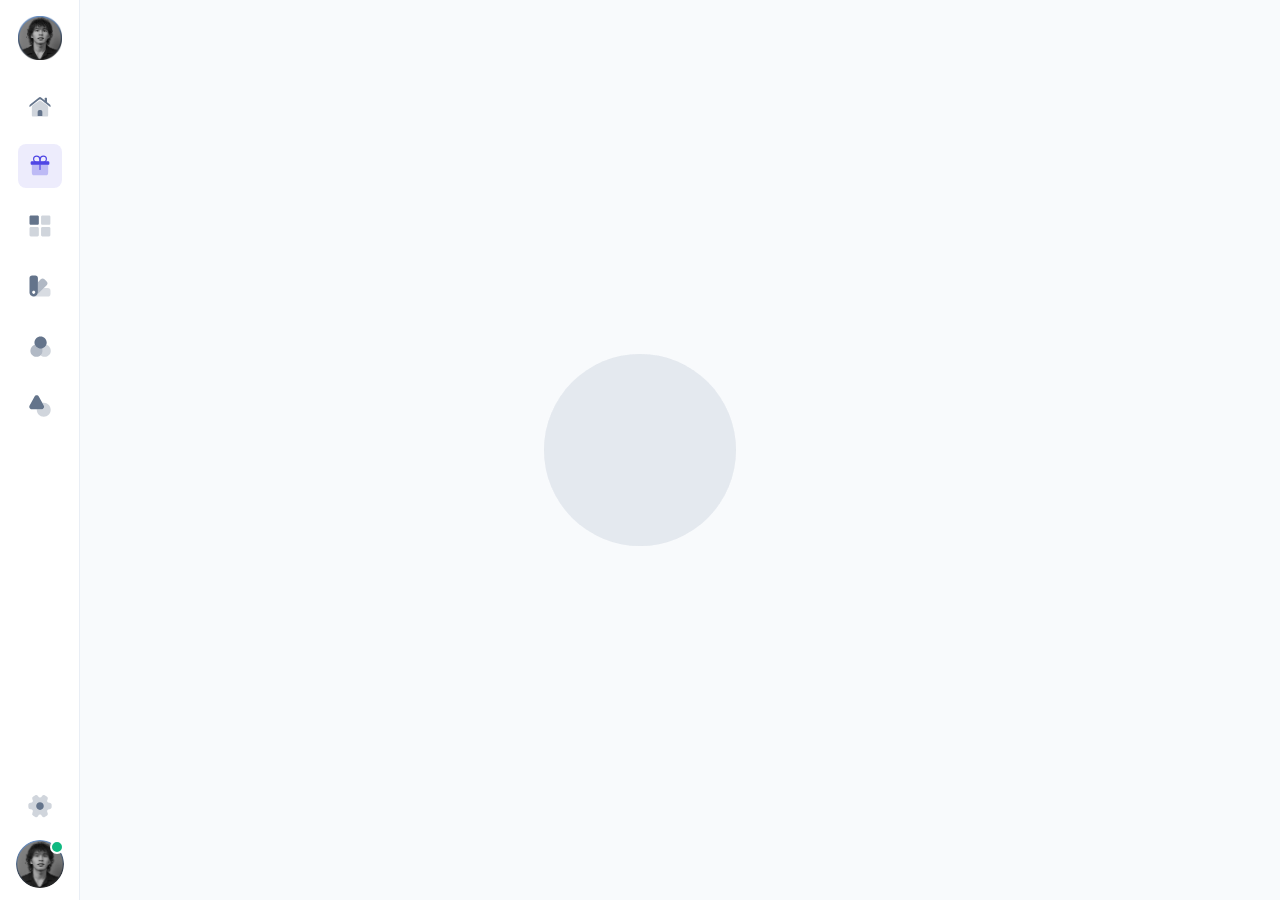
<file: apps-kanban.html>
﻿<!DOCTYPE html>
<html lang="en">
  <head>
    <!-- Meta tags  -->
    <meta charset="UTF-8">
    <meta http-equiv="X-UA-Compatible" content="IE=edge">
    <meta name="viewport" content="width=device-width, user-scalable=no, initial-scale=1.0, maximum-scale=1.0, minimum-scale=1.0">

    <title>StarCodeKh - Kanban Board App</title>
    <link rel="icon" type="image/png" href="images/favicon.png">

    <!-- CSS Assets -->
    <link rel="stylesheet" href="css/app.css">

    <!-- Javascript Assets -->
    <script src="js/app.js" defer=""></script>

    <!-- Fonts -->
    <link rel="preconnect" href="https://fonts.googleapis.com">
    <link rel="preconnect" href="https://fonts.gstatic.com" crossorigin="">
    <link href="css2?family=Inter:wght@400;500;600;700&family=Poppins:ital,wght@0,300;0,400;0,500;0,600;0,700;1,300;1,400;1,500;1,600;1,700&display=swap" rel="stylesheet">
    <script>
      /**
       * THIS SCRIPT REQUIRED FOR PREVENT FLICKERING IN SOME BROWSERS
       */
      localStorage.getItem("_x_darkMode_on") === "true" &&
        document.documentElement.classList.add("dark");
    </script>
  </head>

  <body x-data="" x-bind="$store.global.documentBody" class="has-min-sidebar is-sidebar-open is-header-blur">
    <!-- App preloader-->
    <div class="app-preloader fixed z-50 grid h-full w-full place-content-center bg-slate-50 dark:bg-navy-900">
      <div class="app-preloader-inner relative inline-block size-48"></div>
    </div>

    <!-- Page Wrapper -->
    <div id="root" class="min-h-100vh flex grow bg-slate-50 dark:bg-navy-900" x-cloak="">
      <!-- Sidebar -->
      <div class="sidebar print:hidden">
        <!-- Main Sidebar -->
        <div class="main-sidebar">
          <div class="flex h-full w-full flex-col items-center border-r border-slate-150 bg-white dark:border-navy-700 dark:bg-navy-800">
            <!-- Application Logo -->
            <div class="flex pt-4">
              <a href="index.htm.html">
                <img class="size-11 transition-transform duration-500 ease-in-out hover:rotate-[360deg]" src="images/app-logo.png" alt="logo">
              </a>
            </div>

            <!-- Main Sections Links -->
            <div class="is-scrollbar-hidden flex grow flex-col space-y-4 overflow-y-auto pt-6">
              <!-- Dashobards -->
              <a href="dashboards-crm-analytics.html" class="flex size-11 items-center justify-center rounded-lg outline-none transition-colors duration-200 hover:bg-primary/20 focus:bg-primary/20 active:bg-primary/25 dark:hover:bg-navy-300/20 dark:focus:bg-navy-300/20 dark:active:bg-navy-300/25" x-tooltip.placement.right="'Dashboards'">
                <svg class="size-7" xmlns="http://www.w3.org/2000/svg" fill="none" viewbox="0 0 24 24">
                  <path fill="currentColor" fill-opacity=".3" d="M5 14.059c0-1.01 0-1.514.222-1.945.221-.43.632-.724 1.453-1.31l4.163-2.974c.56-.4.842-.601 1.162-.601.32 0 .601.2 1.162.601l4.163 2.974c.821.586 1.232.88 1.453 1.31.222.43.222.935.222 1.945V19c0 .943 0 1.414-.293 1.707C18.414 21 17.943 21 17 21H7c-.943 0-1.414 0-1.707-.293C5 20.414 5 19.943 5 19v-4.94Z"></path>
                  <path fill="currentColor" d="M3 12.387c0 .267 0 .4.084.441.084.041.19-.04.4-.204l7.288-5.669c.59-.459.885-.688 1.228-.688.343 0 .638.23 1.228.688l7.288 5.669c.21.163.316.245.4.204.084-.04.084-.174.084-.441v-.409c0-.48 0-.72-.102-.928-.101-.208-.291-.355-.67-.65l-7-5.445c-.59-.459-.885-.688-1.228-.688-.343 0-.638.23-1.228.688l-7 5.445c-.379.295-.569.442-.67.65-.102.208-.102.448-.102.928v.409Z"></path>
                  <path fill="currentColor" d="M11.5 15.5h1A1.5 1.5 0 0 1 14 17v3.5h-4V17a1.5 1.5 0 0 1 1.5-1.5Z"></path>
                  <path fill="currentColor" d="M17.5 5h-1a.5.5 0 0 0-.5.5v3a.5.5 0 0 0 .5.5h1a.5.5 0 0 0 .5-.5v-3a.5.5 0 0 0-.5-.5Z"></path>
                </svg>
              </a>

              <!-- Apps -->
              <a href="apps-list.html" class="flex size-11 items-center justify-center rounded-lg bg-primary/10 text-primary outline-none transition-colors duration-200 hover:bg-primary/20 focus:bg-primary/20 active:bg-primary/25 dark:bg-navy-600 dark:text-accent-light dark:hover:bg-navy-450 dark:focus:bg-navy-450 dark:active:bg-navy-450/90" x-tooltip.placement.right="'Applications'">
                <svg class="size-7" viewbox="0 0 24 24" fill="none" xmlns="http://www.w3.org/2000/svg">
                  <path d="M5 8H19V16C19 17.8856 19 18.8284 18.4142 19.4142C17.8284 20 16.8856 20 15 20H9C7.11438 20 6.17157 20 5.58579 19.4142C5 18.8284 5 17.8856 5 16V8Z" fill="currentColor" fill-opacity="0.3"></path>
                  <path d="M12 8L11.7608 5.84709C11.6123 4.51089 10.4672 3.5 9.12282 3.5V3.5C7.68381 3.5 6.5 4.66655 6.5 6.10555V6.10555C6.5 6.97673 6.93539 7.79026 7.66025 8.2735L9.5 9.5" stroke="currentColor" stroke-linecap="round"></path>
                  <path d="M12 8L12.2392 5.84709C12.3877 4.51089 13.5328 3.5 14.8772 3.5V3.5C16.3162 3.5 17.5 4.66655 17.5 6.10555V6.10555C17.5 6.97673 17.0646 7.79026 16.3397 8.2735L14.5 9.5" stroke="currentColor" stroke-linecap="round"></path>
                  <rect x="4" y="8" width="16" height="3" rx="1" fill="currentColor"></rect>
                  <path d="M12 11V15" stroke="currentColor" stroke-linecap="round"></path>
                </svg>
              </a>

              <!-- Pages And Layouts -->
              <a href="pages-card-user-1.html" class="flex size-11 items-center justify-center rounded-lg outline-none transition-colors duration-200 hover:bg-primary/20 focus:bg-primary/20 active:bg-primary/25 dark:hover:bg-navy-300/20 dark:focus:bg-navy-300/20 dark:active:bg-navy-300/25" x-tooltip.placement.right="'Pages & Layouts'">
                <svg class="size-7" viewbox="0 0 24 24" fill="none" xmlns="http://www.w3.org/2000/svg">
                  <path d="M9.85714 3H4.14286C3.51167 3 3 3.51167 3 4.14286V9.85714C3 10.4883 3.51167 11 4.14286 11H9.85714C10.4883 11 11 10.4883 11 9.85714V4.14286C11 3.51167 10.4883 3 9.85714 3Z" fill="currentColor"></path>
                  <path d="M9.85714 12.8999H4.14286C3.51167 12.8999 3 13.4116 3 14.0428V19.757C3 20.3882 3.51167 20.8999 4.14286 20.8999H9.85714C10.4883 20.8999 11 20.3882 11 19.757V14.0428C11 13.4116 10.4883 12.8999 9.85714 12.8999Z" fill="currentColor" fill-opacity="0.3"></path>
                  <path d="M19.757 3H14.0428C13.4116 3 12.8999 3.51167 12.8999 4.14286V9.85714C12.8999 10.4883 13.4116 11 14.0428 11H19.757C20.3882 11 20.8999 10.4883 20.8999 9.85714V4.14286C20.8999 3.51167 20.3882 3 19.757 3Z" fill="currentColor" fill-opacity="0.3"></path>
                  <path d="M19.757 12.8999H14.0428C13.4116 12.8999 12.8999 13.4116 12.8999 14.0428V19.757C12.8999 20.3882 13.4116 20.8999 14.0428 20.8999H19.757C20.3882 20.8999 20.8999 20.3882 20.8999 19.757V14.0428C20.8999 13.4116 20.3882 12.8999 19.757 12.8999Z" fill="currentColor" fill-opacity="0.3"></path>
                </svg>
              </a>

              <!-- Forms -->
              <a href="form-input-text.html" class="flex size-11 items-center justify-center rounded-lg outline-none transition-colors duration-200 hover:bg-primary/20 focus:bg-primary/20 active:bg-primary/25 dark:hover:bg-navy-300/20 dark:focus:bg-navy-300/20 dark:active:bg-navy-300/25" x-tooltip.placement.right="'Forms'">
                <svg class="size-7" viewbox="0 0 24 24" fill="none" xmlns="http://www.w3.org/2000/svg">
                  <path fill-opacity="0.25" d="M21.0001 16.05V18.75C21.0001 20.1 20.1001 21 18.7501 21H6.6001C6.9691 21 7.3471 20.946 7.6981 20.829C7.7971 20.793 7.89609 20.757 7.99509 20.712C8.31009 20.586 8.61611 20.406 8.88611 20.172C8.96711 20.109 9.05711 20.028 9.13811 19.947L9.17409 19.911L15.2941 13.8H18.7501C20.1001 13.8 21.0001 14.7 21.0001 16.05Z" fill="currentColor"></path>
                  <path fill-opacity="0.5" d="M17.7324 11.361L15.2934 13.8L9.17334 19.9111C9.80333 19.2631 10.1993 18.372 10.1993 17.4V8.70601L12.6384 6.26701C13.5924 5.31301 14.8704 5.31301 15.8244 6.26701L17.7324 8.17501C18.6864 9.12901 18.6864 10.407 17.7324 11.361Z" fill="currentColor"></path>
                  <path d="M7.95 3H5.25C3.9 3 3 3.9 3 5.25V17.4C3 17.643 3.02699 17.886 3.07199 18.12C3.09899 18.237 3.12599 18.354 3.16199 18.471C3.20699 18.606 3.252 18.741 3.306 18.867C3.315 18.876 3.31501 18.885 3.31501 18.885C3.32401 18.885 3.32401 18.885 3.31501 18.894C3.44101 19.146 3.585 19.389 3.756 19.614C3.855 19.731 3.95401 19.839 4.05301 19.947C4.15201 20.055 4.26 20.145 4.377 20.235L4.38601 20.244C4.61101 20.415 4.854 20.559 5.106 20.685C5.115 20.676 5.11501 20.676 5.11501 20.685C5.25001 20.748 5.385 20.793 5.529 20.838C5.646 20.874 5.76301 20.901 5.88001 20.928C6.11401 20.973 6.357 21 6.6 21C6.969 21 7.347 20.946 7.698 20.829C7.797 20.793 7.89599 20.757 7.99499 20.712C8.30999 20.586 8.61601 20.406 8.88601 20.172C8.96701 20.109 9.05701 20.028 9.13801 19.947L9.17399 19.911C9.80399 19.263 10.2 18.372 10.2 17.4V5.25C10.2 3.9 9.3 3 7.95 3ZM6.6 18.75C5.853 18.75 5.25 18.147 5.25 17.4C5.25 16.653 5.853 16.05 6.6 16.05C7.347 16.05 7.95 16.653 7.95 17.4C7.95 18.147 7.347 18.75 6.6 18.75Z" fill="currentColor"></path>
                </svg>
              </a>

              <!-- Components -->
              <a href="components-accordion.html" class="flex size-11 items-center justify-center rounded-lg outline-none transition-colors duration-200 hover:bg-primary/20 focus:bg-primary/20 active:bg-primary/25 dark:hover:bg-navy-300/20 dark:focus:bg-navy-300/20 dark:active:bg-navy-300/25" x-tooltip.placement.right="'Components'">
                <svg class="size-7" viewbox="0 0 24 24" fill="none" xmlns="http://www.w3.org/2000/svg">
                  <path fill-opacity="0.5" d="M14.2498 16C14.2498 17.5487 13.576 18.9487 12.4998 19.9025C11.5723 20.7425 10.3473 21.25 8.99976 21.25C6.10351 21.25 3.74976 18.8962 3.74976 16C3.74976 13.585 5.39476 11.5375 7.61726 10.9337C8.22101 12.4562 9.51601 13.6287 11.1173 14.0662C11.5548 14.1887 12.0185 14.25 12.4998 14.25C12.981 14.25 13.4448 14.1887 13.8823 14.0662C14.1185 14.6612 14.2498 15.3175 14.2498 16Z" fill="currentColor"></path>
                  <path d="M17.75 9.00012C17.75 9.68262 17.6187 10.3389 17.3825 10.9339C16.7787 12.4564 15.4837 13.6289 13.8825 14.0664C13.445 14.1889 12.9813 14.2501 12.5 14.2501C12.0187 14.2501 11.555 14.1889 11.1175 14.0664C9.51625 13.6289 8.22125 12.4564 7.6175 10.9339C7.38125 10.3389 7.25 9.68262 7.25 9.00012C7.25 6.10387 9.60375 3.75012 12.5 3.75012C15.3962 3.75012 17.75 6.10387 17.75 9.00012Z" fill="currentColor"></path>
                  <path fill-opacity="0.3" d="M21.25 16C21.25 18.8962 18.8962 21.25 16 21.25C14.6525 21.25 13.4275 20.7425 12.5 19.9025C13.5763 18.9487 14.25 17.5487 14.25 16C14.25 15.3175 14.1187 14.6612 13.8825 14.0662C15.4837 13.6287 16.7787 12.4562 17.3825 10.9337C19.605 11.5375 21.25 13.585 21.25 16Z" fill="currentColor"></path>
                </svg>
              </a>

              <!-- Elements -->
              <a href="elements-avatar.html" class="flex size-11 items-center justify-center rounded-lg outline-none transition-colors duration-200 hover:bg-primary/20 focus:bg-primary/20 active:bg-primary/25 dark:hover:bg-navy-300/20 dark:focus:bg-navy-300/20 dark:active:bg-navy-300/25" x-tooltip.placement.right="'Elements'">
                <svg class="size-7" viewbox="0 0 24 24" fill="none" xmlns="http://www.w3.org/2000/svg">
                  <path d="M13.3111 14.75H5.03356C3.36523 14.75 2.30189 12.9625 3.10856 11.4958L5.24439 7.60911L7.24273 3.96995C8.07689 2.45745 10.2586 2.45745 11.0927 3.96995L13.1002 7.60911L14.0627 9.35995L15.2361 11.4958C16.0427 12.9625 14.9794 14.75 13.3111 14.75Z" fill="currentColor"></path>
                  <path fill-opacity="0.3" d="M21.1667 15.2083C21.1667 18.4992 18.4992 21.1667 15.2083 21.1667C11.9175 21.1667 9.25 18.4992 9.25 15.2083C9.25 15.0525 9.25917 14.9058 9.26833 14.75H13.3108C14.9792 14.75 16.0425 12.9625 15.2358 11.4958L14.0625 9.36C14.4292 9.28666 14.8142 9.25 15.2083 9.25C18.4992 9.25 21.1667 11.9175 21.1667 15.2083Z" fill="currentColor"></path>
                </svg>
              </a>
            </div>

            <!-- Bottom Links -->
            <div class="flex flex-col items-center space-y-3 py-3">
              <!-- Settings -->
              <a href="form-layout-5.html" class="flex size-11 items-center justify-center rounded-lg outline-none transition-colors duration-200 hover:bg-primary/20 focus:bg-primary/20 active:bg-primary/25 dark:hover:bg-navy-300/20 dark:focus:bg-navy-300/20 dark:active:bg-navy-300/25">
                <svg class="size-7" viewbox="0 0 24 24" fill="none" xmlns="http://www.w3.org/2000/svg">
                  <path fill-opacity="0.3" fill="currentColor" d="M2 12.947v-1.771c0-1.047.85-1.913 1.899-1.913 1.81 0 2.549-1.288 1.64-2.868a1.919 1.919 0 0 1 .699-2.607l1.729-.996c.79-.474 1.81-.192 2.279.603l.11.192c.9 1.58 2.379 1.58 3.288 0l.11-.192c.47-.795 1.49-1.077 2.279-.603l1.73.996a1.92 1.92 0 0 1 .699 2.607c-.91 1.58-.17 2.868 1.639 2.868 1.04 0 1.899.856 1.899 1.912v1.772c0 1.047-.85 1.912-1.9 1.912-1.808 0-2.548 1.288-1.638 2.869.52.915.21 2.083-.7 2.606l-1.729.997c-.79.473-1.81.191-2.279-.604l-.11-.191c-.9-1.58-2.379-1.58-3.288 0l-.11.19c-.47.796-1.49 1.078-2.279.605l-1.73-.997a1.919 1.919 0 0 1-.699-2.606c.91-1.58.17-2.869-1.639-2.869A1.911 1.911 0 0 1 2 12.947Z"></path>
                  <path fill="currentColor" d="M11.995 15.332c1.794 0 3.248-1.464 3.248-3.27 0-1.807-1.454-3.272-3.248-3.272-1.794 0-3.248 1.465-3.248 3.271 0 1.807 1.454 3.271 3.248 3.271Z"></path>
                </svg>
              </a>

              <!-- Profile -->
              <div x-data="usePopper({placement:'right-end',offset:12})" @click.outside="isShowPopper && (isShowPopper = false)" class="flex">
                <button @click="isShowPopper = !isShowPopper" x-ref="popperRef" class="avatar size-12">
                  <img class="rounded-full" src="images/avatar/avatar-12.jpg" alt="avatar">
                  <span class="absolute right-0 size-3.5 rounded-full border-2 border-white bg-success dark:border-navy-700"></span>
                </button>

                <div :class="isShowPopper && 'show'" class="popper-root fixed" x-ref="popperRoot">
                  <div class="popper-box w-64 rounded-lg border border-slate-150 bg-white shadow-soft dark:border-navy-600 dark:bg-navy-700">
                    <div class="flex items-center space-x-4 rounded-t-lg bg-slate-100 py-5 px-4 dark:bg-navy-800">
                      <div class="avatar size-14">
                        <img class="rounded-full" src="images/avatar/avatar-12.jpg" alt="avatar">
                      </div>
                      <div>
                        <a href="#" class="text-base font-medium text-slate-700 hover:text-primary focus:text-primary dark:text-navy-100 dark:hover:text-accent-light dark:focus:text-accent-light">
                          StarCodeKh
                        </a>
                        <p class="text-xs text-slate-400 dark:text-navy-300">
                          Full-Stack Developer
                        </p>
                      </div>
                    </div>
                    <div class="flex flex-col pt-2 pb-5">
                      <a href="#" class="group flex items-center space-x-3 py-2 px-4 tracking-wide outline-none transition-all hover:bg-slate-100 focus:bg-slate-100 dark:hover:bg-navy-600 dark:focus:bg-navy-600">
                        <div class="flex size-8 items-center justify-center rounded-lg bg-warning text-white">
                          <svg xmlns="http://www.w3.org/2000/svg" class="size-4.5" fill="none" viewbox="0 0 24 24" stroke="currentColor" stroke-width="2">
                            <path stroke-linecap="round" stroke-linejoin="round" d="M16 7a4 4 0 11-8 0 4 4 0 018 0zM12 14a7 7 0 00-7 7h14a7 7 0 00-7-7z"></path>
                          </svg>
                        </div>

                        <div>
                          <h2 class="font-medium text-slate-700 transition-colors group-hover:text-primary group-focus:text-primary dark:text-navy-100 dark:group-hover:text-accent-light dark:group-focus:text-accent-light">
                            Profile
                          </h2>
                          <div class="text-xs text-slate-400 line-clamp-1 dark:text-navy-300">
                            Your profile setting
                          </div>
                        </div>
                      </a>
                      <a href="#" class="group flex items-center space-x-3 py-2 px-4 tracking-wide outline-none transition-all hover:bg-slate-100 focus:bg-slate-100 dark:hover:bg-navy-600 dark:focus:bg-navy-600">
                        <div class="flex size-8 items-center justify-center rounded-lg bg-info text-white">
                          <svg xmlns="http://www.w3.org/2000/svg" class="size-4.5" fill="none" viewbox="0 0 24 24" stroke="currentColor" stroke-width="2">
                            <path stroke-linecap="round" stroke-linejoin="round" d="M8 12h.01M12 12h.01M16 12h.01M21 12c0 4.418-4.03 8-9 8a9.863 9.863 0 01-4.255-.949L3 20l1.395-3.72C3.512 15.042 3 13.574 3 12c0-4.418 4.03-8 9-8s9 3.582 9 8z"></path>
                          </svg>
                        </div>

                        <div>
                          <h2 class="font-medium text-slate-700 transition-colors group-hover:text-primary group-focus:text-primary dark:text-navy-100 dark:group-hover:text-accent-light dark:group-focus:text-accent-light">
                            Messages
                          </h2>
                          <div class="text-xs text-slate-400 line-clamp-1 dark:text-navy-300">
                            Your messages and tasks
                          </div>
                        </div>
                      </a>
                      <a href="#" class="group flex items-center space-x-3 py-2 px-4 tracking-wide outline-none transition-all hover:bg-slate-100 focus:bg-slate-100 dark:hover:bg-navy-600 dark:focus:bg-navy-600">
                        <div class="flex size-8 items-center justify-center rounded-lg bg-secondary text-white">
                          <svg xmlns="http://www.w3.org/2000/svg" class="size-4.5" fill="none" viewbox="0 0 24 24" stroke="currentColor" stroke-width="2">
                            <path stroke-linecap="round" stroke-linejoin="round" d="M17 20h5v-2a3 3 0 00-5.356-1.857M17 20H7m10 0v-2c0-.656-.126-1.283-.356-1.857M7 20H2v-2a3 3 0 015.356-1.857M7 20v-2c0-.656.126-1.283.356-1.857m0 0a5.002 5.002 0 019.288 0M15 7a3 3 0 11-6 0 3 3 0 016 0zm6 3a2 2 0 11-4 0 2 2 0 014 0zM7 10a2 2 0 11-4 0 2 2 0 014 0z"></path>
                          </svg>
                        </div>

                        <div>
                          <h2 class="font-medium text-slate-700 transition-colors group-hover:text-primary group-focus:text-primary dark:text-navy-100 dark:group-hover:text-accent-light dark:group-focus:text-accent-light">
                            Team
                          </h2>
                          <div class="text-xs text-slate-400 line-clamp-1 dark:text-navy-300">
                            Your team activity
                          </div>
                        </div>
                      </a>
                      <a href="#" class="group flex items-center space-x-3 py-2 px-4 tracking-wide outline-none transition-all hover:bg-slate-100 focus:bg-slate-100 dark:hover:bg-navy-600 dark:focus:bg-navy-600">
                        <div class="flex size-8 items-center justify-center rounded-lg bg-error text-white">
                          <svg xmlns="http://www.w3.org/2000/svg" class="size-4.5" fill="none" viewbox="0 0 24 24" stroke="currentColor" stroke-width="2">
                            <path stroke-linecap="round" stroke-linejoin="round" d="M9 17v-2m3 2v-4m3 4v-6m2 10H7a2 2 0 01-2-2V5a2 2 0 012-2h5.586a1 1 0 01.707.293l5.414 5.414a1 1 0 01.293.707V19a2 2 0 01-2 2z"></path>
                          </svg>
                        </div>

                        <div>
                          <h2 class="font-medium text-slate-700 transition-colors group-hover:text-primary group-focus:text-primary dark:text-navy-100 dark:group-hover:text-accent-light dark:group-focus:text-accent-light">
                            Activity
                          </h2>
                          <div class="text-xs text-slate-400 line-clamp-1 dark:text-navy-300">
                            Your activity and events
                          </div>
                        </div>
                      </a>
                      <a href="#" class="group flex items-center space-x-3 py-2 px-4 tracking-wide outline-none transition-all hover:bg-slate-100 focus:bg-slate-100 dark:hover:bg-navy-600 dark:focus:bg-navy-600">
                        <div class="flex size-8 items-center justify-center rounded-lg bg-success text-white">
                          <svg xmlns="http://www.w3.org/2000/svg" class="size-4.5" fill="none" viewbox="0 0 24 24" stroke="currentColor" stroke-width="2">
                            <path stroke-linecap="round" stroke-linejoin="round" d="M10.325 4.317c.426-1.756 2.924-1.756 3.35 0a1.724 1.724 0 002.573 1.066c1.543-.94 3.31.826 2.37 2.37a1.724 1.724 0 001.065 2.572c1.756.426 1.756 2.924 0 3.35a1.724 1.724 0 00-1.066 2.573c.94 1.543-.826 3.31-2.37 2.37a1.724 1.724 0 00-2.572 1.065c-.426 1.756-2.924 1.756-3.35 0a1.724 1.724 0 00-2.573-1.066c-1.543.94-3.31-.826-2.37-2.37a1.724 1.724 0 00-1.065-2.572c-1.756-.426-1.756-2.924 0-3.35a1.724 1.724 0 001.066-2.573c-.94-1.543.826-3.31 2.37-2.37.996.608 2.296.07 2.572-1.065z"></path>
                            <path stroke-linecap="round" stroke-linejoin="round" d="M15 12a3 3 0 11-6 0 3 3 0 016 0z"></path>
                          </svg>
                        </div>

                        <div>
                          <h2 class="font-medium text-slate-700 transition-colors group-hover:text-primary group-focus:text-primary dark:text-navy-100 dark:group-hover:text-accent-light dark:group-focus:text-accent-light">
                            Settings
                          </h2>
                          <div class="text-xs text-slate-400 line-clamp-1 dark:text-navy-300">
                            Webapp settings
                          </div>
                        </div>
                      </a>
                      <div class="mt-3 px-4">
                        <button class="btn h-9 w-full space-x-2 bg-primary text-white hover:bg-primary-focus focus:bg-primary-focus active:bg-primary-focus/90 dark:bg-accent dark:hover:bg-accent-focus dark:focus:bg-accent-focus dark:active:bg-accent/90">
                          <svg xmlns="http://www.w3.org/2000/svg" class="size-5" fill="none" viewbox="0 0 24 24" stroke="currentColor">
                            <path stroke-linecap="round" stroke-linejoin="round" stroke-width="1.5" d="M17 16l4-4m0 0l-4-4m4 4H7m6 4v1a3 3 0 01-3 3H6a3 3 0 01-3-3V7a3 3 0 013-3h4a3 3 0 013 3v1"></path>
                          </svg>
                          <span>Logout</span>
                        </button>
                      </div>
                    </div>
                  </div>
                </div>
              </div>
            </div>
          </div>
        </div>

        <!-- Sidebar Panel -->
        <div class="sidebar-panel">
          <div class="flex h-full grow flex-col bg-white pl-[var(--main-sidebar-width)] dark:bg-navy-750">
            <!-- Sidebar Panel Header -->
            <div class="flex h-18 w-full items-center justify-between pl-4 pr-1">
              <div class="flex items-center">
                <div class="avatar mr-3 hidden size-9 lg:flex">
                  <div class="is-initial rounded-full bg-success/10 text-success">
                    <svg xmlns="http://www.w3.org/2000/svg" class="size-5" fill="none" viewbox="0 0 24 24" stroke="currentColor" stroke-width="2">
                      <path stroke-linecap="round" stroke-linejoin="round" d="M9 17V7m0 10a2 2 0 01-2 2H5a2 2 0 01-2-2V7a2 2 0 012-2h2a2 2 0 012 2m0 10a2 2 0 002 2h2a2 2 0 002-2M9 7a2 2 0 012-2h2a2 2 0 012 2m0 10V7m0 10a2 2 0 002 2h2a2 2 0 002-2V7a2 2 0 00-2-2h-2a2 2 0 00-2 2"></path>
                    </svg>
                  </div>
                </div>
                <p class="text-lg font-medium tracking-wider text-slate-800 line-clamp-1 dark:text-navy-100">
                  Kanban Board
                </p>
              </div>
              <button @click="$store.global.isSidebarExpanded = false" class="btn size-7 rounded-full p-0 text-primary hover:bg-slate-300/20 focus:bg-slate-300/20 active:bg-slate-300/25 dark:text-accent-light/80 dark:hover:bg-navy-300/20 dark:focus:bg-navy-300/20 dark:active:bg-navy-300/25 xl:hidden">
                <svg xmlns="http://www.w3.org/2000/svg" class="size-6" fill="none" viewbox="0 0 24 24" stroke="currentColor">
                  <path stroke-linecap="round" stroke-linejoin="round" stroke-width="2" d="M15 19l-7-7 7-7"></path>
                </svg>
              </button>
            </div>

            <!-- Sidebar Panel Body -->
            <div class="flex h-[calc(100%-4.5rem)] grow flex-col">
              <div class="is-scrollbar-hidden grow overflow-y-auto">
                <div class="mt-2 px-4">
                  <button class="btn w-full space-x-2 rounded-full border border-slate-200 py-2 font-medium text-slate-800 hover:bg-slate-150 focus:bg-slate-150 active:bg-slate-150/80 dark:border-navy-500 dark:text-navy-50 dark:hover:bg-navy-500 dark:focus:bg-navy-500 dark:active:bg-navy-500/90">
                    <svg xmlns="http://www.w3.org/2000/svg" class="size-4.5" fill="none" viewbox="0 0 24 24" stroke="currentColor" stroke-width="1.5">
                      <path stroke-linecap="round" stroke-linejoin="round" d="M9 17V7m0 10a2 2 0 01-2 2H5a2 2 0 01-2-2V7a2 2 0 012-2h2a2 2 0 012 2m0 10a2 2 0 002 2h2a2 2 0 002-2M9 7a2 2 0 012-2h2a2 2 0 012 2m0 10V7m0 10a2 2 0 002 2h2a2 2 0 002-2V7a2 2 0 00-2-2h-2a2 2 0 00-2 2"></path>
                    </svg>
                    <span> My Plan </span>
                  </button>
                </div>
                <div class="mt-4 flex items-center justify-between px-4">
                  <span class="text-xs font-medium uppercase">BOARDS</span>
                  <div class="-mr-1.5 flex">
                    <button class="btn size-6 rounded-full p-0 hover:bg-slate-300/20 focus:bg-slate-300/20 active:bg-slate-300/25 dark:hover:bg-navy-300/20 dark:focus:bg-navy-300/20 dark:active:bg-navy-300/25">
                      <svg xmlns="http://www.w3.org/2000/svg" class="size-3.5" fill="none" viewbox="0 0 24 24" stroke="currentColor" stroke-width="2">
                        <path stroke-linecap="round" stroke-linejoin="round" d="M12 4v16m8-8H4"></path>
                      </svg>
                    </button>
                    <button class="btn size-6 rounded-full p-0 hover:bg-slate-300/20 focus:bg-slate-300/20 active:bg-slate-300/25 dark:hover:bg-navy-300/20 dark:focus:bg-navy-300/20 dark:active:bg-navy-300/25">
                      <svg xmlns="http://www.w3.org/2000/svg" class="size-3.5" fill="none" viewbox="0 0 24 24" stroke="currentColor" stroke-width="2">
                        <path stroke-linecap="round" stroke-linejoin="round" d="M21 21l-6-6m2-5a7 7 0 11-14 0 7 7 0 0114 0z"></path>
                      </svg>
                    </button>
                  </div>
                </div>
                <ul class="mt-1 space-y-1.5 px-2 font-inter text-xs+ font-medium">
                  <li>
                    <a class="group flex justify-between space-x-2 rounded-lg p-2 tracking-wide text-slate-800 outline-none transition-all hover:bg-slate-100 focus:bg-slate-100 dark:text-navy-100 dark:hover:bg-navy-600 dark:focus:bg-navy-600" href="#">
                      <span class="text-slate-800 dark:text-navy-100">Ecommerce App</span>

                      <svg xmlns="http://www.w3.org/2000/svg" class="size-4.5 text-error" fill="none" viewbox="0 0 24 24" stroke="currentColor" stroke-width="1.5">
                        <path stroke-linecap="round" stroke-linejoin="round" d="M12 15v2m-6 4h12a2 2 0 002-2v-6a2 2 0 00-2-2H6a2 2 0 00-2 2v6a2 2 0 002 2zm10-10V7a4 4 0 00-8 0v4h8z"></path>
                      </svg>
                    </a>
                  </li>
                  <li>
                    <a class="group flex justify-between space-x-2 rounded-lg bg-primary/10 p-2 tracking-wide text-primary outline-none transition-all dark:bg-accent-light/10 dark:text-accent-light" href="#">
                      <span>Banking App</span>
                      <svg xmlns="http://www.w3.org/2000/svg" class="size-4.5 text-error" fill="none" viewbox="0 0 24 24" stroke="currentColor" stroke-width="1.5">
                        <path stroke-linecap="round" stroke-linejoin="round" d="M12 15v2m-6 4h12a2 2 0 002-2v-6a2 2 0 00-2-2H6a2 2 0 00-2 2v6a2 2 0 002 2zm10-10V7a4 4 0 00-8 0v4h8z"></path>
                      </svg>
                    </a>
                  </li>
                  <li>
                    <a class="group flex justify-between space-x-2 rounded-lg p-2 tracking-wide text-slate-800 outline-none transition-all hover:bg-slate-100 focus:bg-slate-100 dark:text-navy-100 dark:hover:bg-navy-600 dark:focus:bg-navy-600" href="#">
                      <span class="text-slate-800 dark:text-navy-100">LMS App</span>
                    </a>
                  </li>
                </ul>
                <div class="my-4 mx-4 h-px bg-slate-200 dark:bg-navy-500"></div>
                <div x-data="{expanded:true}">
                  <div class="flex items-center justify-between px-4">
                    <span class="text-xs font-medium uppercase">Workspace</span>
                    <div class="-mr-1.5 flex">
                      <button class="btn size-6 rounded-full p-0 hover:bg-slate-300/20 focus:bg-slate-300/20 active:bg-slate-300/25 dark:hover:bg-navy-300/20 dark:focus:bg-navy-300/20 dark:active:bg-navy-300/25">
                        <svg xmlns="http://www.w3.org/2000/svg" class="size-3.5" fill="none" viewbox="0 0 24 24" stroke="currentColor" stroke-width="2">
                          <path stroke-linecap="round" stroke-linejoin="round" d="M12 4v16m8-8H4"></path>
                        </svg>
                      </button>
                      <button @click="expanded =! expanded" class="btn size-6 rounded-full p-0 hover:bg-slate-300/20 focus:bg-slate-300/20 active:bg-slate-300/25 dark:hover:bg-navy-300/20 dark:focus:bg-navy-300/20 dark:active:bg-navy-300/25">
                        <svg xmlns="http://www.w3.org/2000/svg" class="size-3.5 transition-transform" :class="expanded && 'rotate-180'" fill="none" viewbox="0 0 24 24" stroke="currentColor">
                          <path stroke-linecap="round" stroke-linejoin="round" stroke-width="2" d="M19 9l-7 7-7-7"></path>
                        </svg>
                      </button>
                    </div>
                  </div>
                  <div x-show="expanded" x-collapse="">
                    <ul class="space-y-1.5 px-2 pt-1 font-inter text-xs+ font-medium">
                      <li>
                        <a class="group flex justify-between space-x-2 rounded-lg p-2 tracking-wide text-slate-800 outline-none transition-all hover:bg-slate-100 focus:bg-slate-100 dark:text-navy-100 dark:hover:bg-navy-600 dark:focus:bg-navy-600" href="#">
                          <div class="flex items-center space-x-2">
                            <svg xmlns="http://www.w3.org/2000/svg" class="size-4.5 text-slate-400 transition-colors group-hover:text-slate-500 group-focus:text-slate-500 dark:text-navy-300 dark:group-hover:text-navy-200 dark:group-focus:text-navy-200" fill="none" viewbox="0 0 24 24" stroke="currentColor">
                              <path stroke-linecap="round" stroke-linejoin="round" stroke-width="1.5" d="M20 13V6a2 2 0 00-2-2H6a2 2 0 00-2 2v7m16 0v5a2 2 0 01-2 2H6a2 2 0 01-2-2v-5m16 0h-2.586a1 1 0 00-.707.293l-2.414 2.414a1 1 0 01-.707.293h-3.172a1 1 0 01-.707-.293l-2.414-2.414A1 1 0 006.586 13H4"></path>
                            </svg>
                            <span class="text-slate-800 dark:text-navy-100">Inbox</span>
                          </div>
                          <span class="text-primary dark:text-accent-light">2</span>
                        </a>
                      </li>
                      <li>
                        <a class="group flex justify-between space-x-2 rounded-lg p-2 tracking-wide text-slate-800 outline-none transition-all hover:bg-slate-100 focus:bg-slate-100 dark:text-navy-100 dark:hover:bg-navy-600 dark:focus:bg-navy-600" href="#">
                          <div class="flex items-center space-x-2">
                            <svg xmlns="http://www.w3.org/2000/svg" class="size-4.5 text-slate-400 transition-colors group-hover:text-slate-500 group-focus:text-slate-500 dark:text-navy-300 dark:group-hover:text-navy-200 dark:group-focus:text-navy-200" fill="none" viewbox="0 0 24 24" stroke="currentColor">
                              <path stroke-linecap="round" stroke-linejoin="round" stroke-width="1.5" d="M11.049 2.927c.3-.921 1.603-.921 1.902 0l1.519 4.674a1 1 0 00.95.69h4.915c.969 0 1.371 1.24.588 1.81l-3.976 2.888a1 1 0 00-.363 1.118l1.518 4.674c.3.922-.755 1.688-1.538 1.118l-3.976-2.888a1 1 0 00-1.176 0l-3.976 2.888c-.783.57-1.838-.197-1.538-1.118l1.518-4.674a1 1 0 00-.363-1.118l-3.976-2.888c-.784-.57-.38-1.81.588-1.81h4.914a1 1 0 00.951-.69l1.519-4.674z"></path>
                            </svg>
                            <span class="text-slate-800 dark:text-navy-100">Important</span>
                          </div>
                          <span class="text-primary dark:text-accent-light">1</span>
                        </a>
                      </li>
                      <li>
                        <a class="group flex justify-between space-x-2 rounded-lg p-2 tracking-wide text-slate-800 outline-none transition-all hover:bg-slate-100 focus:bg-slate-100 dark:text-navy-100 dark:hover:bg-navy-600 dark:focus:bg-navy-600" href="#">
                          <div class="flex items-center space-x-2">
                            <svg xmlns="http://www.w3.org/2000/svg" class="size-4.5 text-slate-400 transition-colors group-hover:text-slate-500 group-focus:text-slate-500 dark:text-navy-300 dark:group-hover:text-navy-200 dark:group-focus:text-navy-200" fill="none" viewbox="0 0 24 24" stroke="currentColor">
                              <path stroke-linecap="round" stroke-linejoin="round" stroke-width="1.5" d="M17 20h5v-2a3 3 0 00-5.356-1.857M17 20H7m10 0v-2c0-.656-.126-1.283-.356-1.857M7 20H2v-2a3 3 0 015.356-1.857M7 20v-2c0-.656.126-1.283.356-1.857m0 0a5.002 5.002 0 019.288 0M15 7a3 3 0 11-6 0 3 3 0 016 0zm6 3a2 2 0 11-4 0 2 2 0 014 0zM7 10a2 2 0 11-4 0 2 2 0 014 0z"></path>
                            </svg>
                            <span class="text-slate-800 dark:text-navy-100">Members</span>
                          </div>
                        </a>
                      </li>
                      <li>
                        <a class="group flex justify-between space-x-2 rounded-lg p-2 tracking-wide text-slate-800 outline-none transition-all hover:bg-slate-100 focus:bg-slate-100 dark:text-navy-100 dark:hover:bg-navy-600 dark:focus:bg-navy-600" href="#">
                          <div class="flex items-center space-x-2">
                            <svg xmlns="http://www.w3.org/2000/svg" class="size-4.5 text-slate-400 transition-colors group-hover:text-slate-500 group-focus:text-slate-500 dark:text-navy-300 dark:group-hover:text-navy-200 dark:group-focus:text-navy-200" fill="none" viewbox="0 0 24 24" stroke="currentColor">
                              <path stroke-linecap="round" stroke-linejoin="round" stroke-width="1.5" d="M10.325 4.317c.426-1.756 2.924-1.756 3.35 0a1.724 1.724 0 002.573 1.066c1.543-.94 3.31.826 2.37 2.37a1.724 1.724 0 001.065 2.572c1.756.426 1.756 2.924 0 3.35a1.724 1.724 0 00-1.066 2.573c.94 1.543-.826 3.31-2.37 2.37a1.724 1.724 0 00-2.572 1.065c-.426 1.756-2.924 1.756-3.35 0a1.724 1.724 0 00-2.573-1.066c-1.543.94-3.31-.826-2.37-2.37a1.724 1.724 0 00-1.065-2.572c-1.756-.426-1.756-2.924 0-3.35a1.724 1.724 0 001.066-2.573c-.94-1.543.826-3.31 2.37-2.37.996.608 2.296.07 2.572-1.065z"></path>
                              <path stroke-linecap="round" stroke-linejoin="round" stroke-width="1.5" d="M15 12a3 3 0 11-6 0 3 3 0 016 0z"></path>
                            </svg>
                            <span class="text-slate-800 dark:text-navy-100">Setting</span>
                          </div>
                        </a>
                      </li>
                      <li>
                        <a class="group flex justify-between space-x-2 rounded-lg p-2 tracking-wide text-slate-800 outline-none transition-all hover:bg-slate-100 focus:bg-slate-100 dark:text-navy-100 dark:hover:bg-navy-600 dark:focus:bg-navy-600" href="#">
                          <div class="flex items-center space-x-2">
                            <svg xmlns="http://www.w3.org/2000/svg" class="size-4.5 text-slate-400 transition-colors group-hover:text-slate-500 group-focus:text-slate-500 dark:text-navy-300 dark:group-hover:text-navy-200 dark:group-focus:text-navy-200" fill="none" viewbox="0 0 24 24" stroke="currentColor">
                              <path stroke-linecap="round" stroke-linejoin="round" stroke-width="1.5" d="M3 10h18M3 14h18m-9-4v8m-7 0h14a2 2 0 002-2V8a2 2 0 00-2-2H5a2 2 0 00-2 2v8a2 2 0 002 2z"></path>
                              <path stroke-linecap="round" stroke-linejoin="round" stroke-width="1.5" d="M15 12a3 3 0 11-6 0 3 3 0 016 0z"></path>
                            </svg>
                            <span class="text-slate-800 dark:text-navy-100">Timetable</span>
                          </div>
                        </a>
                      </li>
                    </ul>
                  </div>
                </div>
              </div>

              <div class="flex justify-between p-4">
                <button class="btn h-11 w-full justify-between bg-gradient-to-r from-purple-500 to-indigo-600 text-white">
                  <span> Upgrade to Pro </span>
                  <svg xmlns="http://www.w3.org/2000/svg" class="size-5" fill="none" viewbox="0 0 24 24" stroke="currentColor">
                    <path stroke-linecap="round" stroke-linejoin="round" stroke-width="2" d="M13 5l7 7-7 7M5 5l7 7-7 7"></path>
                  </svg>
                </button>
              </div>
            </div>
          </div>
        </div>

        <!-- Minimized Sidebar Panel -->
        <div class="sidebar-panel-min">
          <div class="flex h-full flex-col items-center bg-white dark:bg-navy-750">
            <div class="flex h-18 shrink-0 items-center justify-center">
              <div class="avatar flex size-10 rounded-full bg-success/10 text-success">
                <div class="is-initial">
                  <svg class="size-5" viewbox="0 0 24 24" fill="none" stroke="currentColor" xmlns="http://www.w3.org/2000/svg" stroke-width="2">
                    <path stroke-linecap="round" stroke-linejoin="round" d="M9 17V7m0 10a2 2 0 01-2 2H5a2 2 0 01-2-2V7a2 2 0 012-2h2a2 2 0 012 2m0 10a2 2 0 002 2h2a2 2 0 002-2M9 7a2 2 0 012-2h2a2 2 0 012 2m0 10V7m0 10a2 2 0 002 2h2a2 2 0 002-2V7a2 2 0 00-2-2h-2a2 2 0 00-2 2"></path>
                  </svg>
                </div>
              </div>
            </div>

            <div class="flex h-[calc(100%-4.5rem)] grow flex-col">
              <div class="is-scrollbar-hidden flex grow flex-col overflow-y-auto">
                <ul class="mt-4 space-y-1">
                  <li>
                    <a href="#" class="btn size-10 p-0 hover:bg-slate-300/20 focus:bg-slate-300/20 active:bg-slate-300/25 dark:hover:bg-navy-300/20 dark:focus:bg-navy-300/20 dark:active:bg-navy-300/25">
                      <svg xmlns="http://www.w3.org/2000/svg" class="size-5.5" fill="none" viewbox="0 0 24 24" stroke="currentColor" stroke-width="1.5">
                        <path stroke-linecap="round" stroke-linejoin="round" stroke-width="1.5" d="M8 7V3m8 4V3m-9 8h10M5 21h14a2 2 0 002-2V7a2 2 0 00-2-2H5a2 2 0 00-2 2v12a2 2 0 002 2z"></path>
                      </svg>
                    </a>
                  </li>
                  <li>
                    <a href="#" class="btn size-10 p-0 hover:bg-slate-300/20 focus:bg-slate-300/20 active:bg-slate-300/25 dark:hover:bg-navy-300/20 dark:focus:bg-navy-300/20 dark:active:bg-navy-300/25">
                      <svg xmlns="http://www.w3.org/2000/svg" class="size-5.5" fill="none" viewbox="0 0 24 24" stroke="currentColor" stroke-width="1.5">
                        <path stroke-linecap="round" stroke-linejoin="round" stroke-width="1.5" d="M9 17V7m0 10a2 2 0 01-2 2H5a2 2 0 01-2-2V7a2 2 0 012-2h2a2 2 0 012 2m0 10a2 2 0 002 2h2a2 2 0 002-2M9 7a2 2 0 012-2h2a2 2 0 012 2m0 10V7m0 10a2 2 0 002 2h2a2 2 0 002-2V7a2 2 0 00-2-2h-2a2 2 0 00-2 2"></path>
                      </svg>
                    </a>
                  </li>
                </ul>
                <div class="my-4 h-px bg-slate-200 dark:bg-navy-500"></div>
                <ul class="space-y-1">
                  <li>
                    <a href="#" class="btn relative size-10 p-0 hover:bg-slate-300/20 focus:bg-slate-300/20 active:bg-slate-300/25 dark:hover:bg-navy-300/20 dark:focus:bg-navy-300/20 dark:active:bg-navy-300/25">
                      <div class="absolute top-0 right-0 flex h-4 min-w-[1rem] items-center justify-center rounded-full bg-primary px-1 text-tiny font-medium leading-none text-white dark:bg-accent">
                        2
                      </div>
                      <svg xmlns="http://www.w3.org/2000/svg" class="size-5.5" fill="none" viewbox="0 0 24 24" stroke="currentColor" stroke-width="1.5">
                        <path stroke-linecap="round" stroke-linejoin="round" d="M20 13V6a2 2 0 00-2-2H6a2 2 0 00-2 2v7m16 0v5a2 2 0 01-2 2H6a2 2 0 01-2-2v-5m16 0h-2.586a1 1 0 00-.707.293l-2.414 2.414a1 1 0 01-.707.293h-3.172a1 1 0 01-.707-.293l-2.414-2.414A1 1 0 006.586 13H4"></path>
                      </svg>
                    </a>
                  </li>
                  <li>
                    <a href="#" class="btn relative size-10 p-0 hover:bg-slate-300/20 focus:bg-slate-300/20 active:bg-slate-300/25 dark:hover:bg-navy-300/20 dark:focus:bg-navy-300/20 dark:active:bg-navy-300/25">
                      <div class="absolute top-0 right-0 flex h-4 min-w-[1rem] items-center justify-center rounded-full bg-primary px-1 text-tiny font-medium leading-none text-white dark:bg-accent">
                        1
                      </div>
                      <svg xmlns="http://www.w3.org/2000/svg" class="size-5.5" fill="none" viewbox="0 0 24 24" stroke="currentColor" stroke-width="1.5">
                        <path stroke-linecap="round" stroke-linejoin="round" stroke-width="1.5" d="M11.049 2.927c.3-.921 1.603-.921 1.902 0l1.519 4.674a1 1 0 00.95.69h4.915c.969 0 1.371 1.24.588 1.81l-3.976 2.888a1 1 0 00-.363 1.118l1.518 4.674c.3.922-.755 1.688-1.538 1.118l-3.976-2.888a1 1 0 00-1.176 0l-3.976 2.888c-.783.57-1.838-.197-1.538-1.118l1.518-4.674a1 1 0 00-.363-1.118l-3.976-2.888c-.784-.57-.38-1.81.588-1.81h4.914a1 1 0 00.951-.69l1.519-4.674z"></path>
                      </svg>
                    </a>
                  </li>
                  <li>
                    <a href="#" class="btn size-10 p-0 hover:bg-slate-300/20 focus:bg-slate-300/20 active:bg-slate-300/25 dark:hover:bg-navy-300/20 dark:focus:bg-navy-300/20 dark:active:bg-navy-300/25">
                      <svg xmlns="http://www.w3.org/2000/svg" class="size-5.5" fill="none" viewbox="0 0 24 24" stroke="currentColor" stroke-width="1.5">
                        <path stroke-linecap="round" stroke-linejoin="round" stroke-width="1.5" d="M17 20h5v-2a3 3 0 00-5.356-1.857M17 20H7m10 0v-2c0-.656-.126-1.283-.356-1.857M7 20H2v-2a3 3 0 015.356-1.857M7 20v-2c0-.656.126-1.283.356-1.857m0 0a5.002 5.002 0 019.288 0M15 7a3 3 0 11-6 0 3 3 0 016 0zm6 3a2 2 0 11-4 0 2 2 0 014 0zM7 10a2 2 0 11-4 0 2 2 0 014 0z"></path>
                      </svg>
                    </a>
                  </li>
                  <li>
                    <a href="#" class="btn size-10 p-0 hover:bg-slate-300/20 focus:bg-slate-300/20 active:bg-slate-300/25 dark:hover:bg-navy-300/20 dark:focus:bg-navy-300/20 dark:active:bg-navy-300/25">
                      <svg xmlns="http://www.w3.org/2000/svg" class="size-5.5" fill="none" viewbox="0 0 24 24" stroke="currentColor" stroke-width="1.5">
                        <path stroke-linecap="round" stroke-linejoin="round" d="M10.325 4.317c.426-1.756 2.924-1.756 3.35 0a1.724 1.724 0 002.573 1.066c1.543-.94 3.31.826 2.37 2.37a1.724 1.724 0 001.065 2.572c1.756.426 1.756 2.924 0 3.35a1.724 1.724 0 00-1.066 2.573c.94 1.543-.826 3.31-2.37 2.37a1.724 1.724 0 00-2.572 1.065c-.426 1.756-2.924 1.756-3.35 0a1.724 1.724 0 00-2.573-1.066c-1.543.94-3.31-.826-2.37-2.37a1.724 1.724 0 00-1.065-2.572c-1.756-.426-1.756-2.924 0-3.35a1.724 1.724 0 001.066-2.573c-.94-1.543.826-3.31 2.37-2.37.996.608 2.296.07 2.572-1.065z"></path>
                        <path stroke-linecap="round" stroke-linejoin="round" d="M15 12a3 3 0 11-6 0 3 3 0 016 0z"></path>
                      </svg>
                    </a>
                  </li>
                  <li>
                    <a href="#" class="btn size-10 p-0 hover:bg-slate-300/20 focus:bg-slate-300/20 active:bg-slate-300/25 dark:hover:bg-navy-300/20 dark:focus:bg-navy-300/20 dark:active:bg-navy-300/25">
                      <svg xmlns="http://www.w3.org/2000/svg" class="size-5.5" fill="none" viewbox="0 0 24 24" stroke="currentColor" stroke-width="1.5">
                        <path stroke-linecap="round" stroke-linejoin="round" d="M3 10h18M3 14h18m-9-4v8m-7 0h14a2 2 0 002-2V8a2 2 0 00-2-2H5a2 2 0 00-2 2v8a2 2 0 002 2z"></path>
                      </svg>
                    </a>
                  </li>
                </ul>
              </div>

              <div class="py-3">
                <div x-data="usePopper({placement:'right-start',offset:4})" @click.outside="isShowPopper && (isShowPopper = false)" class="inline-flex">
                  <button x-ref="popperRef" @click="isShowPopper = !isShowPopper" class="btn size-10 rounded-full border border-slate-200 p-0 font-medium hover:bg-slate-150 focus:bg-slate-150 active:bg-slate-150/80 dark:border-navy-500 dark:hover:bg-navy-500 dark:focus:bg-navy-500 dark:active:bg-navy-500/90">
                    <svg xmlns="http://www.w3.org/2000/svg" class="size-6" fill="none" viewbox="0 0 24 24" stroke="currentColor" stroke-width="2">
                      <path stroke-linecap="round" stroke-linejoin="round" d="M5 12h.01M12 12h.01M19 12h.01M6 12a1 1 0 11-2 0 1 1 0 012 0zm7 0a1 1 0 11-2 0 1 1 0 012 0zm7 0a1 1 0 11-2 0 1 1 0 012 0z"></path>
                    </svg>
                  </button>

                  <template x-teleport="#x-teleport-target">
                    <div x-ref="popperRoot" class="popper-root" :class="isShowPopper && 'show'">
                      <div class="popper-box rounded-md border border-slate-150 bg-white py-1.5 font-inter dark:border-navy-500 dark:bg-navy-700">
                        <ul>
                          <li>
                            <a href="#" class="flex h-8 items-center px-3 pr-8 font-medium tracking-wide outline-none transition-all hover:bg-slate-100 hover:text-slate-800 focus:bg-slate-100 focus:text-slate-800 dark:hover:bg-navy-600 dark:hover:text-navy-100 dark:focus:bg-navy-600 dark:focus:text-navy-100">Action</a>
                          </li>
                          <li>
                            <a href="#" class="flex h-8 items-center px-3 pr-8 font-medium tracking-wide outline-none transition-all hover:bg-slate-100 hover:text-slate-800 focus:bg-slate-100 focus:text-slate-800 dark:hover:bg-navy-600 dark:hover:text-navy-100 dark:focus:bg-navy-600 dark:focus:text-navy-100">Another Action</a>
                          </li>
                          <li>
                            <a href="#" class="flex h-8 items-center px-3 pr-8 font-medium tracking-wide outline-none transition-all hover:bg-slate-100 hover:text-slate-800 focus:bg-slate-100 focus:text-slate-800 dark:hover:bg-navy-600 dark:hover:text-navy-100 dark:focus:bg-navy-600 dark:focus:text-navy-100">Something else</a>
                          </li>
                        </ul>
                        <div class="my-1 h-px bg-slate-150 dark:bg-navy-500"></div>
                        <ul>
                          <li>
                            <a href="#" class="flex h-8 items-center px-3 pr-8 font-medium tracking-wide outline-none transition-all hover:bg-slate-100 hover:text-slate-800 focus:bg-slate-100 focus:text-slate-800 dark:hover:bg-navy-600 dark:hover:text-navy-100 dark:focus:bg-navy-600 dark:focus:text-navy-100">Separated Link</a>
                          </li>
                        </ul>
                      </div>
                    </div>
                  </template>
                </div>
              </div>
            </div>
          </div>
        </div>
      </div>

      <!-- Right Sidebar -->
      <div x-show="$store.global.isRightSidebarExpanded" @keydown.window.escape="$store.global.isRightSidebarExpanded = false">
        <div class="fixed inset-0 z-[150] bg-slate-900/60 transition-opacity duration-200" @click="$store.global.isRightSidebarExpanded = false" x-show="$store.global.isRightSidebarExpanded" x-transition:enter="ease-out" x-transition:enter-start="opacity-0" x-transition:enter-end="opacity-100" x-transition:leave="ease-in" x-transition:leave-start="opacity-100" x-transition:leave-end="opacity-0"></div>
        <div class="fixed right-0 top-0 z-[151] h-full w-full sm:w-80">
          <div x-data="{activeTab:'tabHome'}" class="relative flex h-full w-full transform-gpu flex-col bg-white transition-transform duration-200 dark:bg-navy-750" x-show="$store.global.isRightSidebarExpanded" x-transition:enter="ease-out" x-transition:enter-start="translate-x-full" x-transition:enter-end="translate-x-0" x-transition:leave="ease-in" x-transition:leave-start="translate-x-0" x-transition:leave-end="translate-x-full">
            <div class="flex items-center justify-between py-2 px-4">
              <p x-show="activeTab === 'tabHome'" class="flex shrink-0 items-center space-x-1.5">
                <svg xmlns="http://www.w3.org/2000/svg" class="size-4" fill="none" viewbox="0 0 24 24" stroke="currentColor">
                  <path stroke-linecap="round" stroke-linejoin="round" stroke-width="1.5" d="M8 7V3m8 4V3m-9 8h10M5 21h14a2 2 0 002-2V7a2 2 0 00-2-2H5a2 2 0 00-2 2v12a2 2 0 002 2z"></path>
                </svg>
                <span class="text-xs">25 May, 2022</span>
              </p>
              <p x-show="activeTab === 'tabProjects'" class="flex shrink-0 items-center space-x-1.5">
                <svg xmlns="http://www.w3.org/2000/svg" class="size-4" fill="none" viewbox="0 0 24 24" stroke="currentColor" stroke-width="1.5">
                  <path stroke-linecap="round" stroke-linejoin="round" d="M7 12l3-3 3 3 4-4M8 21l4-4 4 4M3 4h18M4 4h16v12a1 1 0 01-1 1H5a1 1 0 01-1-1V4z"></path>
                </svg>
                <span class="text-xs">Projects</span>
              </p>
              <p x-show="activeTab === 'tabActivity'" class="flex shrink-0 items-center space-x-1.5">
                <svg xmlns="http://www.w3.org/2000/svg" class="size-4" fill="none" viewbox="0 0 24 24" stroke="currentColor" stroke-width="1.5">
                  <path stroke-linecap="round" stroke-linejoin="round" d="M12 8v4l3 3m6-3a9 9 0 11-18 0 9 9 0 0118 0z"></path>
                </svg>
                <span class="text-xs">Activity</span>
              </p>

              <button @click="$store.global.isRightSidebarExpanded=false" class="btn -mr-1 size-6 rounded-full p-0 hover:bg-slate-300/20 focus:bg-slate-300/20 active:bg-slate-300/25 dark:hover:bg-navy-300/20 dark:focus:bg-navy-300/20 dark:active:bg-navy-300/25">
                <svg xmlns="http://www.w3.org/2000/svg" class="size-4" fill="none" viewbox="0 0 24 24" stroke="currentColor" stroke-width="2">
                  <path stroke-linecap="round" stroke-linejoin="round" d="M6 18L18 6M6 6l12 12"></path>
                </svg>
              </button>
            </div>

            <div x-show="activeTab === 'tabHome'" x-transition:enter="transition-all duration-500 easy-in-out" x-transition:enter-start="opacity-0 [transform:translate3d(0,1rem,0)]" x-transition:enter-end="opacity-100 [transform:translate3d(0,0,0)]" class="is-scrollbar-hidden overflow-y-auto overscroll-contain pt-1">
              <label class="relative flex px-3">
                <input class="form-input peer h-8 w-full rounded-lg bg-slate-150 px-3 py-2 pl-9 text-xs+ ring-primary/50 placeholder:text-slate-400 hover:bg-slate-200 focus:ring dark:bg-navy-900/90 dark:ring-accent/50 dark:placeholder:text-navy-300 dark:hover:bg-navy-900 dark:focus:bg-navy-900" placeholder="Search here..." type="text">
                <span class="pointer-events-none absolute flex h-full w-10 items-center justify-center text-slate-400 peer-focus:text-primary dark:text-navy-300 dark:peer-focus:text-accent">
                  <svg xmlns="http://www.w3.org/2000/svg" class="size-4.5 transition-colors duration-200" fill="currentColor" viewbox="0 0 24 24">
                    <path d="M3.316 13.781l.73-.171-.73.171zm0-5.457l.73.171-.73-.171zm15.473 0l.73-.171-.73.171zm0 5.457l.73.171-.73-.171zm-5.008 5.008l-.171-.73.171.73zm-5.457 0l-.171.73.171-.73zm0-15.473l-.171-.73.171.73zm5.457 0l.171-.73-.171.73zM20.47 21.53a.75.75 0 101.06-1.06l-1.06 1.06zM4.046 13.61a11.198 11.198 0 010-5.115l-1.46-.342a12.698 12.698 0 000 5.8l1.46-.343zm14.013-5.115a11.196 11.196 0 010 5.115l1.46.342a12.698 12.698 0 000-5.8l-1.46.343zm-4.45 9.564a11.196 11.196 0 01-5.114 0l-.342 1.46c1.907.448 3.892.448 5.8 0l-.343-1.46zM8.496 4.046a11.198 11.198 0 015.115 0l.342-1.46a12.698 12.698 0 00-5.8 0l.343 1.46zm0 14.013a5.97 5.97 0 01-4.45-4.45l-1.46.343a7.47 7.47 0 005.568 5.568l.342-1.46zm5.457 1.46a7.47 7.47 0 005.568-5.567l-1.46-.342a5.97 5.97 0 01-4.45 4.45l.342 1.46zM13.61 4.046a5.97 5.97 0 014.45 4.45l1.46-.343a7.47 7.47 0 00-5.568-5.567l-.342 1.46zm-5.457-1.46a7.47 7.47 0 00-5.567 5.567l1.46.342a5.97 5.97 0 014.45-4.45l-.343-1.46zm8.652 15.28l3.665 3.664 1.06-1.06-3.665-3.665-1.06 1.06z"></path>
                  </svg>
                </span>
              </label>
              <div class="mt-3">
                <h2 class="px-3 text-xs+ font-medium tracking-wide text-slate-700 line-clamp-1 dark:text-navy-100">
                  Banking cards
                </h2>
                <div class="swiper mt-3 px-3" x-init="$nextTick(()=>new Swiper($el,{  slidesPerView: 'auto', spaceBetween: 16}))">
                  <div class="swiper-wrapper">
                    <div class="swiper-slide relative flex h-28 w-48 flex-col overflow-hidden rounded-xl bg-gradient-to-br from-purple-500 to-indigo-600 p-3">
                      <div class="grow">
                        <img class="h-3" src="images/payments/cc-visa-white.svg" alt="image">
                      </div>
                      <div class="text-white">
                        <p class="text-lg font-semibold tracking-wide">
                          $2,139.22
                        </p>
                        <p class="mt-1 text-xs font-medium">
                          **** **** **** 8945
                        </p>
                      </div>
                      <div class="mask is-reuleaux-triangle absolute top-0 right-0 -m-3 size-16 bg-white/20"></div>
                    </div>
                    <div class="swiper-slide relative flex h-28 w-48 flex-col overflow-hidden rounded-xl bg-gradient-to-br from-pink-500 to-rose-500 p-3">
                      <div class="grow">
                        <img class="h-3" src="images/payments/cc-visa-white.svg" alt="image">
                      </div>
                      <div class="text-white">
                        <p class="text-lg font-semibold tracking-wide">
                          $2,139.22
                        </p>
                        <p class="mt-1 text-xs font-medium">
                          **** **** **** 8945
                        </p>
                      </div>
                      <div class="mask is-diamond absolute bottom-0 right-0 -m-3 size-16 bg-white/20"></div>
                    </div>
                    <div class="swiper-slide relative flex h-28 w-48 flex-col overflow-hidden rounded-xl bg-gradient-to-br from-info to-info-focus p-3">
                      <div class="grow">
                        <img class="h-3" src="images/payments/cc-visa-white.svg" alt="image">
                      </div>
                      <div class="text-white">
                        <p class="text-lg font-semibold tracking-wide">
                          $2,139.22
                        </p>
                        <p class="mt-1 text-xs font-medium">
                          **** **** **** 8945
                        </p>
                      </div>
                      <div class="mask is-hexagon-2 absolute top-0 right-0 -m-3 size-16 bg-white/20"></div>
                    </div>
                  </div>
                </div>
              </div>

              <div class="mt-4 px-3">
                <h2 class="text-xs+ font-medium tracking-wide text-slate-700 line-clamp-1 dark:text-navy-100">
                  Pinned Apps
                </h2>
                <div class="mt-3 flex space-x-3">
                  <a href="apps-kanban.html" class="w-12 text-center">
                    <div class="avatar size-10">
                      <div class="is-initial mask is-squircle bg-success text-white">
                        <svg xmlns="http://www.w3.org/2000/svg" class="size-5" fill="none" viewbox="0 0 24 24" stroke="currentColor" stroke-width="2">
                          <path stroke-linecap="round" stroke-linejoin="round" d="M9 17V7m0 10a2 2 0 01-2 2H5a2 2 0 01-2-2V7a2 2 0 012-2h2a2 2 0 012 2m0 10a2 2 0 002 2h2a2 2 0 002-2M9 7a2 2 0 012-2h2a2 2 0 012 2m0 10V7m0 10a2 2 0 002 2h2a2 2 0 002-2V7a2 2 0 00-2-2h-2a2 2 0 00-2 2"></path>
                        </svg>
                      </div>
                    </div>
                    <p class="mt-1.5 overflow-hidden text-ellipsis whitespace-nowrap text-xs text-slate-700 dark:text-navy-100">
                      Kanban
                    </p>
                  </a>
                  <a href="dashboards-crm-analytics.html" class="w-12 text-center">
                    <div class="avatar size-10">
                      <div class="is-initial mask is-squircle bg-warning text-white">
                        <svg xmlns="http://www.w3.org/2000/svg" class="size-5" fill="none" viewbox="0 0 24 24" stroke="currentColor" stroke-width="2">
                          <path stroke-linecap="round" stroke-linejoin="round" d="M12 8c-1.657 0-3 .895-3 2s1.343 2 3 2 3 .895 3 2-1.343 2-3 2m0-8c1.11 0 2.08.402 2.599 1M12 8V7m0 1v8m0 0v1m0-1c-1.11 0-2.08-.402-2.599-1M21 12a9 9 0 11-18 0 9 9 0 0118 0z"></path>
                        </svg>
                      </div>
                    </div>
                    <p class="mt-1.5 overflow-hidden text-ellipsis whitespace-nowrap text-xs text-slate-700 dark:text-navy-100">
                      Analytics
                    </p>
                  </a>
                  <a href="apps-chat.html" class="w-12 text-center">
                    <div class="avatar size-10">
                      <div class="is-initial mask is-squircle bg-info text-white">
                        <svg xmlns="http://www.w3.org/2000/svg" class="size-5" fill="none" viewbox="0 0 24 24" stroke="currentColor" stroke-width="2">
                          <path stroke-linecap="round" stroke-linejoin="round" d="M8 12h.01M12 12h.01M16 12h.01M21 12c0 4.418-4.03 8-9 8a9.863 9.863 0 01-4.255-.949L3 20l1.395-3.72C3.512 15.042 3 13.574 3 12c0-4.418 4.03-8 9-8s9 3.582 9 8z"></path>
                        </svg>
                      </div>
                    </div>
                    <p class="mt-1.5 overflow-hidden text-ellipsis whitespace-nowrap text-xs text-slate-700 dark:text-navy-100">
                      Chat
                    </p>
                  </a>
                  <a href="apps-filemanager.html" class="w-12 text-center">
                    <div class="avatar size-10">
                      <div class="is-initial mask is-squircle bg-error text-white">
                        <svg xmlns="http://www.w3.org/2000/svg" class="size-5" fill="none" viewbox="0 0 24 24" stroke="currentColor" stroke-width="2">
                          <path stroke-linecap="round" stroke-linejoin="round" stroke-width="2" d="M3 15a4 4 0 004 4h9a5 5 0 10-.1-9.999 5.002 5.002 0 10-9.78 2.096A4.001 4.001 0 003 15z"></path>
                        </svg>
                      </div>
                    </div>
                    <p class="mt-1.5 overflow-hidden text-ellipsis whitespace-nowrap text-xs text-slate-700 dark:text-navy-100">
                      Files
                    </p>
                  </a>
                  <a href="dashboards-banking-1.html" class="w-12 text-center">
                    <div class="avatar size-10">
                      <div class="is-initial mask is-squircle bg-secondary text-white">
                        <svg xmlns="http://www.w3.org/2000/svg" class="size-5" fill="none" viewbox="0 0 24 24" stroke="currentColor" stroke-width="2">
                          <path stroke-linecap="round" stroke-linejoin="round" d="M3 6l3 1m0 0l-3 9a5.002 5.002 0 006.001 0M6 7l3 9M6 7l6-2m6 2l3-1m-3 1l-3 9a5.002 5.002 0 006.001 0M18 7l3 9m-3-9l-6-2m0-2v2m0 16V5m0 16H9m3 0h3"></path>
                        </svg>
                      </div>
                    </div>
                    <p class="mt-1.5 overflow-hidden text-ellipsis whitespace-nowrap text-xs text-slate-700 dark:text-navy-100">
                      Banking
                    </p>
                  </a>
                </div>
              </div>

              <div class="mt-4">
                <div class="grid grid-cols-2 gap-3 px-3">
                  <div class="rounded-lg bg-slate-150 px-2.5 py-2 dark:bg-navy-600">
                    <div class="flex items-center justify-between space-x-1">
                      <p>
                        <span class="text-lg font-medium text-slate-700 dark:text-navy-100">11.3</span>
                        <span class="text-xs">hr</span>
                      </p>
                      <svg xmlns="http://www.w3.org/2000/svg" class="size-4.5 text-secondary dark:text-secondary-light" viewbox="0 0 20 20" fill="currentColor">
                        <path fill-rule="evenodd" d="M10 18a8 8 0 100-16 8 8 0 000 16zm1-12a1 1 0 10-2 0v4a1 1 0 00.293.707l2.828 2.829a1 1 0 101.415-1.415L11 9.586V6z" clip-rule="evenodd"></path>
                      </svg>
                    </div>

                    <p class="mt-0.5 text-tiny+ uppercase">Working Hours</p>

                    <div class="progress mt-3 h-1.5 bg-secondary/15 dark:bg-secondary-light/25">
                      <div class="is-active relative w-8/12 overflow-hidden rounded-full bg-secondary dark:bg-secondary-light"></div>
                    </div>

                    <div class="mt-1.5 flex items-center justify-between text-xs text-slate-400 dark:text-navy-300">
                      <button class="btn -ml-1 size-6 rounded-full p-0 hover:bg-slate-300/20 focus:bg-slate-300/20 active:bg-slate-300/25 dark:hover:bg-navy-300/20 dark:focus:bg-navy-300/20 dark:active:bg-navy-300/25">
                        <svg xmlns="http://www.w3.org/2000/svg" class="size-4" fill="none" viewbox="0 0 24 24" stroke="currentColor" stroke-width="1.5">
                          <path stroke-linecap="round" stroke-linejoin="round" d="M10.325 4.317c.426-1.756 2.924-1.756 3.35 0a1.724 1.724 0 002.573 1.066c1.543-.94 3.31.826 2.37 2.37a1.724 1.724 0 001.065 2.572c1.756.426 1.756 2.924 0 3.35a1.724 1.724 0 00-1.066 2.573c.94 1.543-.826 3.31-2.37 2.37a1.724 1.724 0 00-2.572 1.065c-.426 1.756-2.924 1.756-3.35 0a1.724 1.724 0 00-2.573-1.066c-1.543.94-3.31-.826-2.37-2.37a1.724 1.724 0 00-1.065-2.572c-1.756-.426-1.756-2.924 0-3.35a1.724 1.724 0 001.066-2.573c-.94-1.543.826-3.31 2.37-2.37.996.608 2.296.07 2.572-1.065z"></path>
                          <path stroke-linecap="round" stroke-linejoin="round" d="M15 12a3 3 0 11-6 0 3 3 0 016 0z"></path>
                        </svg>
                      </button>
                      <span> 71%</span>
                    </div>
                  </div>
                  <div class="rounded-lg bg-slate-150 px-2.5 py-2 dark:bg-navy-600">
                    <div class="flex items-center justify-between space-x-1">
                      <p>
                        <span class="text-lg font-medium text-slate-700 dark:text-navy-100">13</span>
                        <span class="text-xs">/22</span>
                      </p>
                      <svg xmlns="http://www.w3.org/2000/svg" class="size-4.5 text-success" viewbox="0 0 20 20" fill="currentColor">
                        <path fill-rule="evenodd" d="M6.267 3.455a3.066 3.066 0 001.745-.723 3.066 3.066 0 013.976 0 3.066 3.066 0 001.745.723 3.066 3.066 0 012.812 2.812c.051.643.304 1.254.723 1.745a3.066 3.066 0 010 3.976 3.066 3.066 0 00-.723 1.745 3.066 3.066 0 01-2.812 2.812 3.066 3.066 0 00-1.745.723 3.066 3.066 0 01-3.976 0 3.066 3.066 0 00-1.745-.723 3.066 3.066 0 01-2.812-2.812 3.066 3.066 0 00-.723-1.745 3.066 3.066 0 010-3.976 3.066 3.066 0 00.723-1.745 3.066 3.066 0 012.812-2.812zm7.44 5.252a1 1 0 00-1.414-1.414L9 10.586 7.707 9.293a1 1 0 00-1.414 1.414l2 2a1 1 0 001.414 0l4-4z" clip-rule="evenodd"></path>
                      </svg>
                    </div>

                    <p class="mt-0.5 text-tiny+ uppercase">Completed tasks</p>

                    <div class="progress mt-3 h-1.5 bg-success/15 dark:bg-success/25">
                      <div class="relative w-6/12 overflow-hidden rounded-full bg-success"></div>
                    </div>

                    <div class="mt-1.5 flex items-center justify-between text-xs text-slate-400 dark:text-navy-300">
                      <button class="btn -ml-1 size-6 rounded-full p-0 hover:bg-slate-300/20 focus:bg-slate-300/20 active:bg-slate-300/25 dark:hover:bg-navy-300/20 dark:focus:bg-navy-300/20 dark:active:bg-navy-300/25">
                        <svg xmlns="http://www.w3.org/2000/svg" class="size-4" fill="none" viewbox="0 0 24 24" stroke="currentColor" stroke-width="1.5">
                          <path stroke-linecap="round" stroke-linejoin="round" d="M10.325 4.317c.426-1.756 2.924-1.756 3.35 0a1.724 1.724 0 002.573 1.066c1.543-.94 3.31.826 2.37 2.37a1.724 1.724 0 001.065 2.572c1.756.426 1.756 2.924 0 3.35a1.724 1.724 0 00-1.066 2.573c.94 1.543-.826 3.31-2.37 2.37a1.724 1.724 0 00-2.572 1.065c-.426 1.756-2.924 1.756-3.35 0a1.724 1.724 0 00-2.573-1.066c-1.543.94-3.31-.826-2.37-2.37a1.724 1.724 0 00-1.065-2.572c-1.756-.426-1.756-2.924 0-3.35a1.724 1.724 0 001.066-2.573c-.94-1.543.826-3.31 2.37-2.37.996.608 2.296.07 2.572-1.065z"></path>
                          <path stroke-linecap="round" stroke-linejoin="round" d="M15 12a3 3 0 11-6 0 3 3 0 016 0z"></path>
                        </svg>
                      </button>
                      <span> 49%</span>
                    </div>
                  </div>
                </div>
              </div>

              <div class="mt-4">
                <h2 class="px-3 text-xs+ font-medium tracking-wide text-slate-700 line-clamp-1 dark:text-navy-100">
                  Stock Market
                </h2>
                <div class="mt-3 grid grid-cols-2 gap-3 px-3">
                  <div class="rounded-lg bg-slate-100 p-2.5 dark:bg-navy-600">
                    <div class="flex items-center space-x-2">
                      <img class="size-10" src="images/logos/bitcoin.svg" alt="image">
                      <div>
                        <h2 class="font-medium tracking-wide text-slate-700 dark:text-navy-100">
                          BTC
                        </h2>
                        <p class="text-xs">Bitcoin</p>
                      </div>
                    </div>

                    <div class="ax-transparent-gridline">
                      <div x-init="$nextTick(() => { $el._x_chart = new ApexCharts($el,pages.charts.stockMarket1); $el._x_chart.render() });"></div>
                    </div>

                    <div class="mt-2 flex items-center justify-between">
                      <p class="font-medium tracking-wide text-slate-700 dark:text-navy-100">
                        60.33$
                      </p>
                      <p class="text-xs font-medium tracking-wide text-success">
                        +3.3%
                      </p>
                    </div>
                  </div>

                  <div class="rounded-lg bg-slate-100 p-2.5 dark:bg-navy-600">
                    <div class="flex items-center space-x-2">
                      <img class="size-10" src="images/logos/solana.svg" alt="image">
                      <div>
                        <h2 class="font-medium tracking-wide text-slate-700 dark:text-navy-100">
                          SOL
                        </h2>
                        <p class="text-xs">Solana</p>
                      </div>
                    </div>

                    <div class="ax-transparent-gridline">
                      <div x-init="$nextTick(() => { $el._x_chart = new ApexCharts($el,pages.charts.stockMarket2); $el._x_chart.render() });"></div>
                    </div>

                    <div class="mt-2 flex items-center justify-between">
                      <p class="font-medium tracking-wide text-slate-700 dark:text-navy-100">
                        20.56$
                      </p>
                      <p class="text-xs font-medium tracking-wide text-success">
                        +4.11%
                      </p>
                    </div>
                  </div>
                </div>
              </div>

              <div class="mt-4">
                <h2 class="px-3 text-xs+ font-medium tracking-wide text-slate-700 line-clamp-1 dark:text-navy-100">
                  Latest News
                </h2>
                <div class="mt-3 space-y-3 px-2">
                  <div class="flex justify-between space-x-2 rounded-lg bg-slate-100 p-2.5 dark:bg-navy-700">
                    <div class="flex flex-1 flex-col justify-between">
                      <div class="line-clamp-2">
                        <a href="#" class="font-medium text-slate-700 hover:text-primary focus:text-primary dark:text-navy-100 dark:hover:text-accent-light dark:focus:text-accent-light">What is Tailwind CSS?</a>
                      </div>
                      <div class="flex items-center justify-between">
                        <div class="flex items-center space-x-2">
                          <div class="avatar size-7">
                            <img class="rounded-full" src="images/avatar/avatar-20.jpg" alt="avatar">
                          </div>
                          <div>
                            <p class="text-xs font-medium line-clamp-1">
                              John D.
                            </p>
                            <p class="text-tiny+ text-slate-400 line-clamp-1 dark:text-navy-300">
                              2 min read
                            </p>
                          </div>
                        </div>
                        <div class="flex">
                          <button class="btn size-7 rounded-full p-0 hover:bg-slate-300/20 focus:bg-slate-300/20 active:bg-slate-300/25 dark:hover:bg-navy-300/20 dark:focus:bg-navy-300/20 dark:active:bg-navy-300/25">
                            <svg xmlns="http://www.w3.org/2000/svg" class="size-4" fill="none" viewbox="0 0 24 24" stroke="currentColor" stroke-width="2">
                              <path stroke-linecap="round" stroke-linejoin="round" d="M14 10h4.764a2 2 0 011.789 2.894l-3.5 7A2 2 0 0115.263 21h-4.017c-.163 0-.326-.02-.485-.06L7 20m7-10V5a2 2 0 00-2-2h-.095c-.5 0-.905.405-.905.905 0 .714-.211 1.412-.608 2.006L7 11v9m7-10h-2M7 20H5a2 2 0 01-2-2v-6a2 2 0 012-2h2.5"></path>
                            </svg>
                          </button>
                          <button class="btn size-7 rounded-full p-0 hover:bg-slate-300/20 focus:bg-slate-300/20 active:bg-slate-300/25 dark:hover:bg-navy-300/20 dark:focus:bg-navy-300/20 dark:active:bg-navy-300/25">
                            <svg xmlns="http://www.w3.org/2000/svg" class="size-4" fill="none" viewbox="0 0 24 24" stroke="currentColor" stroke-width="2">
                              <path stroke-linecap="round" stroke-linejoin="round" d="M5 5a2 2 0 012-2h10a2 2 0 012 2v16l-7-3.5L5 21V5z"></path>
                            </svg>
                          </button>
                        </div>
                      </div>
                    </div>
                    <img src="images/object/object-18.jpg" class="size-20 rounded-lg object-cover object-center" alt="image">
                  </div>

                  <div class="flex justify-between space-x-2 rounded-lg bg-slate-100 p-2.5 dark:bg-navy-700">
                    <div class="flex flex-1 flex-col justify-between">
                      <div class="line-clamp-2">
                        <a href="#" class="font-medium text-slate-700 hover:text-primary focus:text-primary dark:text-navy-100 dark:hover:text-accent-light dark:focus:text-accent-light">Tailwind CSS Card Example</a>
                      </div>
                      <div class="flex items-center justify-between">
                        <div class="flex items-center space-x-2">
                          <div class="avatar size-7">
                            <img class="rounded-full" src="images/avatar/avatar-19.jpg" alt="avatar">
                          </div>
                          <div>
                            <p class="text-xs font-medium line-clamp-1">
                              Travis F.
                            </p>
                            <p class="text-tiny+ text-slate-400 line-clamp-1 dark:text-navy-300">
                              5 min read
                            </p>
                          </div>
                        </div>
                        <div class="flex">
                          <button class="btn size-7 rounded-full p-0 hover:bg-slate-300/20 focus:bg-slate-300/20 active:bg-slate-300/25 dark:hover:bg-navy-300/20 dark:focus:bg-navy-300/20 dark:active:bg-navy-300/25">
                            <svg xmlns="http://www.w3.org/2000/svg" class="size-4" fill="none" viewbox="0 0 24 24" stroke="currentColor" stroke-width="2">
                              <path stroke-linecap="round" stroke-linejoin="round" d="M14 10h4.764a2 2 0 011.789 2.894l-3.5 7A2 2 0 0115.263 21h-4.017c-.163 0-.326-.02-.485-.06L7 20m7-10V5a2 2 0 00-2-2h-.095c-.5 0-.905.405-.905.905 0 .714-.211 1.412-.608 2.006L7 11v9m7-10h-2M7 20H5a2 2 0 01-2-2v-6a2 2 0 012-2h2.5"></path>
                            </svg>
                          </button>
                          <button class="btn size-7 rounded-full p-0 hover:bg-slate-300/20 focus:bg-slate-300/20 active:bg-slate-300/25 dark:hover:bg-navy-300/20 dark:focus:bg-navy-300/20 dark:active:bg-navy-300/25">
                            <svg xmlns="http://www.w3.org/2000/svg" class="size-4" fill="none" viewbox="0 0 24 24" stroke="currentColor" stroke-width="2">
                              <path stroke-linecap="round" stroke-linejoin="round" d="M5 5a2 2 0 012-2h10a2 2 0 012 2v16l-7-3.5L5 21V5z"></path>
                            </svg>
                          </button>
                        </div>
                      </div>
                    </div>
                    <img src="images/object/object-2.jpg" class="size-20 rounded-lg object-cover object-center" alt="image">
                  </div>

                  <div class="flex justify-between space-x-2 rounded-lg bg-slate-100 p-2.5 dark:bg-navy-700">
                    <div class="flex flex-1 flex-col justify-between">
                      <div class="line-clamp-2">
                        <a href="#" class="font-medium text-slate-700 hover:text-primary focus:text-primary dark:text-navy-100 dark:hover:text-accent-light dark:focus:text-accent-light">10 Tips for Making a Good Camera Even Better</a>
                      </div>
                      <div class="flex items-center justify-between">
                        <div class="flex items-center space-x-2">
                          <div class="avatar size-7">
                            <img class="rounded-full" src="images/avatar/avatar-18.jpg" alt="avatar">
                          </div>
                          <div>
                            <p class="text-xs font-medium line-clamp-1">
                              Alfredo E .
                            </p>
                            <p class="text-tiny+ text-slate-400 line-clamp-1 dark:text-navy-300">
                              4 min read
                            </p>
                          </div>
                        </div>
                        <div class="flex">
                          <button class="btn size-7 rounded-full p-0 hover:bg-slate-300/20 focus:bg-slate-300/20 active:bg-slate-300/25 dark:hover:bg-navy-300/20 dark:focus:bg-navy-300/20 dark:active:bg-navy-300/25">
                            <svg xmlns="http://www.w3.org/2000/svg" class="size-4" fill="none" viewbox="0 0 24 24" stroke="currentColor" stroke-width="2">
                              <path stroke-linecap="round" stroke-linejoin="round" d="M14 10h4.764a2 2 0 011.789 2.894l-3.5 7A2 2 0 0115.263 21h-4.017c-.163 0-.326-.02-.485-.06L7 20m7-10V5a2 2 0 00-2-2h-.095c-.5 0-.905.405-.905.905 0 .714-.211 1.412-.608 2.006L7 11v9m7-10h-2M7 20H5a2 2 0 01-2-2v-6a2 2 0 012-2h2.5"></path>
                            </svg>
                          </button>
                          <button class="btn size-7 rounded-full p-0 hover:bg-slate-300/20 focus:bg-slate-300/20 active:bg-slate-300/25 dark:hover:bg-navy-300/20 dark:focus:bg-navy-300/20 dark:active:bg-navy-300/25">
                            <svg xmlns="http://www.w3.org/2000/svg" class="size-4" fill="none" viewbox="0 0 24 24" stroke="currentColor" stroke-width="2">
                              <path stroke-linecap="round" stroke-linejoin="round" d="M5 5a2 2 0 012-2h10a2 2 0 012 2v16l-7-3.5L5 21V5z"></path>
                            </svg>
                          </button>
                        </div>
                      </div>
                    </div>
                    <img src="images/object/object-1.jpg" class="size-20 rounded-lg object-cover object-center" alt="image">
                  </div>
                </div>
              </div>

              <div class="mt-3 px-3">
                <h2 class="text-xs+ font-medium tracking-wide text-slate-700 line-clamp-1 dark:text-navy-100">
                  Settings
                </h2>
                <div class="mt-2 flex flex-col space-y-2">
                  <label class="inline-flex items-center space-x-2">
                    <input x-model="$store.global.isDarkModeEnabled" class="form-switch h-5 w-10 rounded-lg bg-slate-300 before:rounded-md before:bg-slate-50 checked:bg-slate-500 checked:before:bg-white dark:bg-navy-900 dark:before:bg-navy-300 dark:checked:bg-navy-400 dark:checked:before:bg-white" type="checkbox">
                    <span>Dark Mode</span>
                  </label>
                  <label class="inline-flex items-center space-x-2">
                    <input x-model="$store.global.isMonochromeModeEnabled" class="form-switch h-5 w-10 rounded-lg bg-slate-300 before:rounded-md before:bg-slate-50 checked:bg-slate-500 checked:before:bg-white dark:bg-navy-900 dark:before:bg-navy-300 dark:checked:bg-navy-400 dark:checked:before:bg-white" type="checkbox">
                    <span>Monochrome Mode</span>
                  </label>
                </div>
              </div>

              <div class="mt-3 px-3">
                <div class="rounded-lg bg-slate-100 p-3 dark:bg-navy-600">
                  <div class="flex items-center justify-between">
                    <p>
                      <span class="font-medium text-slate-600 dark:text-navy-100">35GB</span>
                      of 1TB
                    </p>
                    <a href="#" class="text-xs+ font-medium text-primary outline-none transition-colors duration-300 hover:text-primary/70 focus:text-primary/70 dark:text-accent-light dark:hover:text-accent-light/70 dark:focus:text-accent-light/70">Upgrade</a>
                  </div>

                  <div class="progress mt-2 h-2 bg-slate-150 dark:bg-navy-500">
                    <div class="w-7/12 rounded-full bg-info"></div>
                  </div>
                </div>
              </div>
              <div class="h-18"></div>
            </div>

            <div x-show="activeTab === 'tabProjects'" x-transition:enter="transition-all duration-500 easy-in-out" x-transition:enter-start="opacity-0 [transform:translate3d(0,1rem,0)]" x-transition:enter-end="opacity-100 [transform:translate3d(0,0,0)]" class="is-scrollbar-hidden overflow-y-auto overscroll-contain px-3 pt-1">
              <div class="grid grid-cols-2 gap-3">
                <div class="rounded-lg bg-slate-100 p-3 dark:bg-navy-600">
                  <div class="flex justify-between space-x-1">
                    <p class="text-xl font-semibold text-slate-700 dark:text-navy-100">
                      14
                    </p>
                    <svg xmlns="http://www.w3.org/2000/svg" stroke-width="1.5" class="size-5 text-primary dark:text-accent" fill="none" viewbox="0 0 24 24" stroke="currentColor">
                      <path stroke-linecap="round" stroke-linejoin="round" d="M12 8v4l3 3m6-3a9 9 0 11-18 0 9 9 0 0118 0z"></path>
                    </svg>
                  </div>
                  <p class="mt-1 text-xs+">Pending</p>
                </div>
                <div class="rounded-lg bg-slate-100 p-3 dark:bg-navy-600">
                  <div class="flex justify-between">
                    <p class="text-xl font-semibold text-slate-700 dark:text-navy-100">
                      36
                    </p>
                    <svg xmlns="http://www.w3.org/2000/svg" class="size-5 text-success" fill="none" viewbox="0 0 24 24" stroke="currentColor">
                      <path stroke-linecap="round" stroke-linejoin="round" stroke-width="2" d="M9 12l2 2 4-4M7.835 4.697a3.42 3.42 0 001.946-.806 3.42 3.42 0 014.438 0 3.42 3.42 0 001.946.806 3.42 3.42 0 013.138 3.138 3.42 3.42 0 00.806 1.946 3.42 3.42 0 010 4.438 3.42 3.42 0 00-.806 1.946 3.42 3.42 0 01-3.138 3.138 3.42 3.42 0 00-1.946.806 3.42 3.42 0 01-4.438 0 3.42 3.42 0 00-1.946-.806 3.42 3.42 0 01-3.138-3.138 3.42 3.42 0 00-.806-1.946 3.42 3.42 0 010-4.438 3.42 3.42 0 00.806-1.946 3.42 3.42 0 013.138-3.138z"></path>
                    </svg>
                  </div>
                  <p class="mt-1 text-xs+">Completed</p>
                </div>
                <div class="rounded-lg bg-slate-100 p-3 dark:bg-navy-600">
                  <div class="flex justify-between">
                    <p class="text-xl font-semibold text-slate-700 dark:text-navy-100">
                      143
                    </p>

                    <i class="fa fa-spinner text-base text-warning"></i>
                  </div>
                  <p class="mt-1 text-xs+">In Progress</p>
                </div>
                <div class="rounded-lg bg-slate-100 p-3 dark:bg-navy-600">
                  <div class="flex justify-between">
                    <p class="text-xl font-semibold text-slate-700 dark:text-navy-100">
                      279
                    </p>

                    <i class="fa-solid fa-list-check text-base text-info"></i>
                  </div>
                  <p class="mt-1 text-xs+">Total</p>
                </div>
              </div>

              <div class="mt-4 rounded-lg border border-slate-150 p-3 dark:border-navy-600">
                <div class="flex items-center space-x-3">
                  <img class="size-10 rounded-lg object-cover object-center" src="images/illustrations/lms-ui.svg" alt="image">
                  <div>
                    <p class="font-medium leading-snug text-slate-700 dark:text-navy-100">
                      LMS App Design
                    </p>
                    <p class="text-xs text-slate-400 dark:text-navy-300">
                      Updated at 7 Sep
                    </p>
                  </div>
                </div>

                <div class="mt-4">
                  <div class="progress h-1.5 bg-slate-150 dark:bg-navy-500">
                    <div class="w-4/12 rounded-full bg-primary dark:bg-accent"></div>
                  </div>
                  <p class="mt-2 text-right text-xs+ font-medium text-primary dark:text-accent-light">
                    25%
                  </p>
                </div>

                <div class="mt-3 flex items-center justify-between space-x-2">
                  <div class="flex -space-x-3">
                    <div class="avatar size-7 hover:z-10">
                      <img class="rounded-full ring ring-white dark:ring-navy-700" src="images/avatar/avatar-16.jpg" alt="avatar">
                    </div>
                    <div class="avatar size-7 hover:z-10">
                      <div class="is-initial rounded-full bg-info text-xs+ uppercase text-white ring ring-white dark:ring-navy-700">
                        jd
                      </div>
                    </div>
                    <div class="avatar size-7 hover:z-10">
                      <img class="rounded-full ring ring-white dark:ring-navy-700" src="images/avatar/avatar-20.jpg" alt="avatar">
                    </div>
                  </div>
                  <button class="btn size-7 rounded-full bg-slate-150 p-0 font-medium text-slate-800 hover:bg-slate-200 focus:bg-slate-200 active:bg-slate-200/80 dark:bg-navy-500 dark:text-navy-50 dark:hover:bg-navy-450 dark:focus:bg-navy-450 dark:active:bg-navy-450/90">
                    <svg xmlns="http://www.w3.org/2000/svg" class="size-5 rotate-45" fill="none" viewbox="0 0 24 24" stroke="currentColor">
                      <path stroke-linecap="round" stroke-linejoin="round" stroke-width="2" d="M7 11l5-5m0 0l5 5m-5-5v12"></path>
                    </svg>
                  </button>
                </div>
              </div>

              <div class="mt-4 rounded-lg border border-slate-150 p-3 dark:border-navy-600">
                <div class="flex items-center space-x-3">
                  <img class="size-10 rounded-lg object-cover object-center" src="images/illustrations/store-ui.svg" alt="image">
                  <div>
                    <p class="font-medium leading-snug text-slate-700 dark:text-navy-100">
                      Store Dashboard
                    </p>
                    <p class="text-xs text-slate-400 dark:text-navy-300">
                      Updated at 11 Sep
                    </p>
                  </div>
                </div>

                <div class="mt-4">
                  <div class="progress h-1.5 bg-slate-150 dark:bg-navy-500">
                    <div class="w-6/12 rounded-full bg-primary dark:bg-accent"></div>
                  </div>
                  <p class="mt-2 text-right text-xs+ font-medium text-primary dark:text-accent-light">
                    49%
                  </p>
                </div>

                <div class="mt-3 flex items-center justify-between space-x-2">
                  <div class="flex -space-x-3">
                    <div class="avatar size-7 hover:z-10">
                      <img class="rounded-full ring ring-white dark:ring-navy-700" src="images/avatar/avatar-17.jpg" alt="avatar">
                    </div>
                    <div class="avatar size-7 hover:z-10">
                      <div class="is-initial rounded-full bg-warning text-xs+ uppercase text-white ring ring-white dark:ring-navy-700">
                        dv
                      </div>
                    </div>
                    <div class="avatar size-7 hover:z-10">
                      <img class="rounded-full ring ring-white dark:ring-navy-700" src="images/avatar/avatar-19.jpg" alt="avatar">
                    </div>
                  </div>
                  <button class="btn size-7 rounded-full bg-slate-150 p-0 font-medium text-slate-800 hover:bg-slate-200 focus:bg-slate-200 active:bg-slate-200/80 dark:bg-navy-500 dark:text-navy-50 dark:hover:bg-navy-450 dark:focus:bg-navy-450 dark:active:bg-navy-450/90">
                    <svg xmlns="http://www.w3.org/2000/svg" class="size-5 rotate-45" fill="none" viewbox="0 0 24 24" stroke="currentColor">
                      <path stroke-linecap="round" stroke-linejoin="round" stroke-width="2" d="M7 11l5-5m0 0l5 5m-5-5v12"></path>
                    </svg>
                  </button>
                </div>
              </div>

              <div class="mt-4 rounded-lg border border-slate-150 p-3 dark:border-navy-600">
                <div class="flex items-center space-x-3">
                  <img class="size-10 rounded-lg object-cover object-center" src="images/illustrations/chat-ui.svg" alt="image">
                  <div>
                    <p class="font-medium leading-snug text-slate-700 dark:text-navy-100">
                      Chat Mobile App
                    </p>
                    <p class="text-xs text-slate-400 dark:text-navy-300">
                      Updated at 19 Sep
                    </p>
                  </div>
                </div>

                <div class="mt-4">
                  <div class="progress h-1.5 bg-slate-150 dark:bg-navy-500">
                    <div class="w-2/12 rounded-full bg-primary dark:bg-accent"></div>
                  </div>
                  <p class="mt-2 text-right text-xs+ font-medium text-primary dark:text-accent-light">
                    13%
                  </p>
                </div>

                <div class="mt-3 flex items-center justify-between space-x-2">
                  <div class="flex -space-x-3">
                    <div class="avatar size-7 hover:z-10">
                      <img class="rounded-full ring ring-white dark:ring-navy-700" src="images/avatar/avatar-5.jpg" alt="avatar">
                    </div>
                    <div class="avatar size-7 hover:z-10">
                      <div class="is-initial rounded-full bg-error text-xs+ uppercase text-white ring ring-white dark:ring-navy-700">
                        gt
                      </div>
                    </div>
                    <div class="avatar size-7 hover:z-10">
                      <img class="rounded-full ring ring-white dark:ring-navy-700" src="images/avatar/avatar-11.jpg" alt="avatar">
                    </div>
                  </div>
                  <button class="btn size-7 rounded-full bg-slate-150 p-0 font-medium text-slate-800 hover:bg-slate-200 focus:bg-slate-200 active:bg-slate-200/80 dark:bg-navy-500 dark:text-navy-50 dark:hover:bg-navy-450 dark:focus:bg-navy-450 dark:active:bg-navy-450/90">
                    <svg xmlns="http://www.w3.org/2000/svg" class="size-5 rotate-45" fill="none" viewbox="0 0 24 24" stroke="currentColor">
                      <path stroke-linecap="round" stroke-linejoin="round" stroke-width="2" d="M7 11l5-5m0 0l5 5m-5-5v12"></path>
                    </svg>
                  </button>
                </div>
              </div>

              <div class="mt-4 rounded-lg border border-slate-150 p-3 dark:border-navy-600">
                <div class="flex items-center space-x-3">
                  <img class="size-10 rounded-lg object-cover object-center" src="images/illustrations/nft.svg" alt="image">
                  <div>
                    <p class="font-medium leading-snug text-slate-700 dark:text-navy-100">
                      NFT Marketplace App
                    </p>
                    <p class="text-xs text-slate-400 dark:text-navy-300">
                      Updated at 5 Sep
                    </p>
                  </div>
                </div>

                <div class="mt-4">
                  <div class="progress h-1.5 bg-slate-150 dark:bg-navy-500">
                    <div class="w-9/12 rounded-full bg-primary dark:bg-accent"></div>
                  </div>
                  <p class="mt-2 text-right text-xs+ font-medium text-primary dark:text-accent-light">
                    78%
                  </p>
                </div>

                <div class="mt-3 flex items-center justify-between space-x-2">
                  <div class="flex -space-x-3">
                    <div class="avatar size-7 hover:z-10">
                      <img class="rounded-full ring ring-white dark:ring-navy-700" src="images/avatar/avatar-8.jpg" alt="avatar">
                    </div>
                    <div class="avatar size-7 hover:z-10">
                      <div class="is-initial rounded-full bg-success text-xs+ uppercase text-white ring ring-white dark:ring-navy-700">
                        jd
                      </div>
                    </div>
                    <div class="avatar size-7 hover:z-10">
                      <img class="rounded-full ring ring-white dark:ring-navy-700" src="images/avatar/avatar-12.jpg" alt="avatar">
                    </div>
                  </div>
                  <button class="btn size-7 rounded-full bg-slate-150 p-0 font-medium text-slate-800 hover:bg-slate-200 focus:bg-slate-200 active:bg-slate-200/80 dark:bg-navy-500 dark:text-navy-50 dark:hover:bg-navy-450 dark:focus:bg-navy-450 dark:active:bg-navy-450/90">
                    <svg xmlns="http://www.w3.org/2000/svg" class="size-5 rotate-45" fill="none" viewbox="0 0 24 24" stroke="currentColor">
                      <path stroke-linecap="round" stroke-linejoin="round" stroke-width="2" d="M7 11l5-5m0 0l5 5m-5-5v12"></path>
                    </svg>
                  </button>
                </div>
              </div>

              <div class="h-18"></div>
            </div>

            <div x-show="activeTab === 'tabActivity'" x-transition:enter="transition-all duration-500 easy-in-out" x-transition:enter-start="opacity-0 [transform:translate3d(0,1rem,0)]" x-transition:enter-end="opacity-100 [transform:translate3d(0,0,0)]" class="is-scrollbar-hidden overflow-y-auto overscroll-contain pt-1">
              <div class="mx-3 flex flex-col items-center rounded-lg bg-slate-100 py-3 px-8 dark:bg-navy-600">
                <svg xmlns="http://www.w3.org/2000/svg" class="size-8 text-secondary dark:text-secondary-light" fill="none" viewbox="0 0 24 24" stroke="currentColor" stroke-width="2">
                  <path stroke-linecap="round" stroke-linejoin="round" d="M12 8v4l3 3m6-3a9 9 0 11-18 0 9 9 0 0118 0z"></path>
                </svg>

                <p class="mt-2 text-xs">Today</p>

                <p class="text-lg font-medium text-slate-700 dark:text-navy-100">
                  6hr 22m
                </p>

                <div class="progress mt-3 h-2 bg-secondary/15 dark:bg-secondary-light/25">
                  <div class="is-active relative w-8/12 overflow-hidden rounded-full bg-secondary dark:bg-secondary-light"></div>
                </div>

                <button class="btn mt-5 space-x-2 rounded-full border border-slate-300 px-3 text-xs+ font-medium text-slate-700 hover:bg-slate-150 focus:bg-slate-150 active:bg-slate-150/80 dark:border-navy-450 dark:text-navy-100 dark:hover:bg-navy-500 dark:focus:bg-navy-500 dark:active:bg-navy-500/90">
                  <svg xmlns="http://www.w3.org/2000/svg" class="size-4.5 text-slate-400 dark:text-navy-300" fill="none" viewbox="0 0 24 24" stroke="currentColor" stroke-width="2">
                    <path stroke-linecap="round" stroke-linejoin="round" d="M15 13l-3 3m0 0l-3-3m3 3V8m0 13a9 9 0 110-18 9 9 0 010 18z"></path>
                  </svg>
                  <span> Download Report</span>
                </button>
              </div>

              <ol class="timeline line-space mt-5 px-4 [--size:1.5rem]">
                <li class="timeline-item">
                  <div class="timeline-item-point rounded-full border border-current bg-white text-secondary dark:bg-navy-700 dark:text-secondary-light">
                    <i class="fa fa-user-edit text-tiny"></i>
                  </div>
                  <div class="timeline-item-content flex-1 pl-4">
                    <div class="flex flex-col justify-between pb-2 sm:flex-row sm:pb-0">
                      <p class="pb-2 font-medium leading-none text-slate-600 dark:text-navy-100 sm:pb-0">
                        User Photo Changed
                      </p>
                      <span class="text-xs text-slate-400 dark:text-navy-300">12 minute ago</span>
                    </div>
                    <p class="py-1">John Doe changed his avatar photo</p>
                    <div class="avatar mt-2 size-20">
                      <img class="mask is-squircle" src="images/avatar/avatar-19.jpg" alt="avatar">
                    </div>
                  </div>
                </li>
                <li class="timeline-item">
                  <div class="timeline-item-point rounded-full border border-current bg-white text-primary dark:bg-navy-700 dark:text-accent">
                    <i class="fa-solid fa-image text-tiny"></i>
                  </div>
                  <div class="timeline-item-content flex-1 pl-4">
                    <div class="flex flex-col justify-between pb-2 sm:flex-row sm:pb-0">
                      <p class="pb-2 font-medium leading-none text-slate-600 dark:text-navy-100 sm:pb-0">
                        Images Added
                      </p>
                      <span class="text-xs text-slate-400 dark:text-navy-300">1 hour ago</span>
                    </div>
                    <p class="py-1">Mores Clarke added new image gallery</p>
                    <div class="mt-4 grid grid-cols-3 gap-3">
                      <img class="rounded-lg" src="images/object/object-1.jpg" alt="image">
                      <img class="rounded-lg" src="images/object/object-2.jpg" alt="image">
                      <img class="rounded-lg" src="images/object/object-3.jpg" alt="image">
                      <img class="rounded-lg" src="images/object/object-4.jpg" alt="image">
                      <img class="rounded-lg" src="images/object/object-5.jpg" alt="image">
                      <img class="rounded-lg" src="images/object/object-6.jpg" alt="image">
                    </div>
                    <div class="mt-4">
                      <span class="font-medium text-slate-600 dark:text-navy-100">
                        Category:
                      </span>

                      <a href="#" class="text-xs text-primary hover:text-primary-focus dark:text-accent-light dark:hover:text-accent">
                        #Tag
                      </a>

                      <a href="#" class="text-xs text-primary hover:text-primary-focus dark:text-accent-light dark:hover:text-accent">
                        #Category
                      </a>
                    </div>
                  </div>
                </li>
                <li class="timeline-item">
                  <div class="timeline-item-point rounded-full border border-current bg-white text-success dark:bg-navy-700">
                    <i class="fa fa-leaf text-tiny"></i>
                  </div>
                  <div class="timeline-item-content flex-1 pl-4">
                    <div class="flex flex-col justify-between pb-2 sm:flex-row sm:pb-0">
                      <p class="pb-2 font-medium leading-none text-slate-600 dark:text-navy-100 sm:pb-0">
                        Design Completed
                      </p>
                      <span class="text-xs text-slate-400 dark:text-navy-300">3 hours ago</span>
                    </div>
                    <p class="py-1">
                      Robert Nolan completed the design of the CRM application
                    </p>
                    <a href="#" class="inline-flex items-center space-x-1 pt-2 text-slate-600 transition-colors hover:text-primary dark:text-navy-100 dark:hover:text-accent">
                      <svg xmlns="http://www.w3.org/2000/svg" class="size-5" fill="none" viewbox="0 0 24 24" stroke="currentColor" stroke-width="1.5">
                        <path stroke-linecap="round" stroke-linejoin="round" d="M12 10v6m0 0l-3-3m3 3l3-3m2 8H7a2 2 0 01-2-2V5a2 2 0 012-2h5.586a1 1 0 01.707.293l5.414 5.414a1 1 0 01.293.707V19a2 2 0 01-2 2z"></path>
                      </svg>
                      <span>File_final.fig</span>
                    </a>
                    <div class="pt-2">
                      <a href="#" class="tag rounded-full border border-secondary/30 bg-secondary/10 text-secondary hover:bg-secondary/20 focus:bg-secondary/20 active:bg-secondary/25 dark:border-secondary-light/30 dark:bg-secondary-light/10 dark:text-secondary-light dark:hover:bg-secondary-light/20 dark:focus:bg-secondary-light/20 dark:active:bg-secondary-light/25">
                        UI/UX
                      </a>

                      <a href="#" class="tag rounded-full border border-info/30 bg-info/10 text-info hover:bg-info/20 focus:bg-info/20 active:bg-info/25">
                        CRM
                      </a>

                      <a href="#" class="tag rounded-full border border-success/30 bg-success/10 text-success hover:bg-success/20 focus:bg-success/20 active:bg-success/25">
                        Dashboard
                      </a>
                    </div>
                  </div>
                </li>
                <li class="timeline-item">
                  <div class="timeline-item-point rounded-full border border-current bg-white text-warning dark:bg-navy-700">
                    <i class="fa fa-project-diagram text-tiny"></i>
                  </div>
                  <div class="timeline-item-content flex-1 pl-4">
                    <div class="flex flex-col justify-between pb-2 sm:flex-row sm:pb-0">
                      <p class="pb-2 font-medium leading-none text-slate-600 dark:text-navy-100 sm:pb-0">
                        ER Diagram
                      </p>
                      <span class="text-xs text-slate-400 dark:text-navy-300">a day ago</span>
                    </div>
                    <p class="py-1">Team completed the ER diagram app</p>
                    <div>
                      <p class="text-xs text-slate-400 dark:text-navy-300">
                        Members:
                      </p>
                      <div class="mt-2 flex justify-between">
                        <div class="flex flex-wrap -space-x-2">
                          <div class="avatar size-7 hover:z-10">
                            <img class="rounded-full ring ring-white dark:ring-navy-700" src="images/avatar/avatar-16.jpg" alt="avatar">
                          </div>

                          <div class="avatar size-7 hover:z-10">
                            <div class="is-initial rounded-full bg-info text-xs+ uppercase text-white ring ring-white dark:ring-navy-700">
                              jd
                            </div>
                          </div>

                          <div class="avatar size-7 hover:z-10">
                            <img class="rounded-full ring ring-white dark:ring-navy-700" src="images/avatar/avatar-20.jpg" alt="avatar">
                          </div>

                          <div class="avatar size-7 hover:z-10">
                            <img class="rounded-full ring ring-white dark:ring-navy-700" src="images/avatar/avatar-8.jpg" alt="avatar">
                          </div>

                          <div class="avatar size-7 hover:z-10">
                            <img class="rounded-full ring ring-white dark:ring-navy-700" src="images/avatar/avatar-5.jpg" alt="avatar">
                          </div>
                        </div>
                        <button class="btn size-7 rounded-full bg-slate-150 p-0 font-medium text-slate-800 hover:bg-slate-200 focus:bg-slate-200 active:bg-slate-200/80 dark:bg-navy-500 dark:text-navy-50 dark:hover:bg-navy-450 dark:focus:bg-navy-450 dark:active:bg-navy-450/90">
                          <svg xmlns="http://www.w3.org/2000/svg" class="size-5 rotate-45" fill="none" viewbox="0 0 24 24" stroke="currentColor">
                            <path stroke-linecap="round" stroke-linejoin="round" stroke-width="2" d="M7 11l5-5m0 0l5 5m-5-5v12"></path>
                          </svg>
                        </button>
                      </div>
                    </div>
                  </div>
                </li>
                <li class="timeline-item">
                  <div class="timeline-item-point rounded-full border border-current bg-white text-error dark:bg-navy-700">
                    <i class="fa fa-history text-tiny"></i>
                  </div>
                  <div class="timeline-item-content flex-1 pl-4">
                    <div class="flex flex-col justify-between pb-2 sm:flex-row sm:pb-0">
                      <p class="pb-2 font-medium leading-none text-slate-600 dark:text-navy-100 sm:pb-0">
                        Weekly Report
                      </p>
                      <span class="text-xs text-slate-400 dark:text-navy-300">a day ago</span>
                    </div>
                    <p class="py-1">The weekly report was uploaded</p>
                  </div>
                </li>
              </ol>
              <div class="h-18"></div>
            </div>

            <div class="pointer-events-none absolute bottom-4 flex w-full justify-center">
              <div class="pointer-events-auto mx-auto flex space-x-1 rounded-full border border-slate-150 bg-white px-4 py-0.5 shadow-lg dark:border-navy-700 dark:bg-navy-900">
                <button @click="activeTab = 'tabHome'" :class="activeTab === 'tabHome' && 'text-primary dark:text-accent'" class="btn h-9 rounded-full py-0 px-4 hover:bg-slate-300/20 hover:text-primary focus:bg-slate-300/20 focus:text-primary active:bg-slate-300/25 dark:hover:bg-navy-300/20 dark:hover:text-accent dark:focus:bg-navy-300/20 dark:focus:text-accent dark:active:bg-navy-300/25">
                  <svg x-show="activeTab === 'tabHome'" xmlns="http://www.w3.org/2000/svg" class="size-5 shrink-0" viewbox="0 0 20 20" fill="currentColor">
                    <path d="M10.707 2.293a1 1 0 00-1.414 0l-7 7a1 1 0 001.414 1.414L4 10.414V17a1 1 0 001 1h2a1 1 0 001-1v-2a1 1 0 011-1h2a1 1 0 011 1v2a1 1 0 001 1h2a1 1 0 001-1v-6.586l.293.293a1 1 0 001.414-1.414l-7-7z"></path>
                  </svg>
                  <svg x-show="activeTab !== 'tabHome'" xmlns="http://www.w3.org/2000/svg" class="size-5 shrink-0" fill="none" viewbox="0 0 24 24" stroke="currentColor" stroke-width="1.5">
                    <path stroke-linecap="round" stroke-linejoin="round" d="M3 12l2-2m0 0l7-7 7 7M5 10v10a1 1 0 001 1h3m10-11l2 2m-2-2v10a1 1 0 01-1 1h-3m-6 0a1 1 0 001-1v-4a1 1 0 011-1h2a1 1 0 011 1v4a1 1 0 001 1m-6 0h6"></path>
                  </svg>
                </button>
                <button @click="activeTab = 'tabProjects'" :class="activeTab === 'tabProjects' && 'text-primary dark:text-accent'" class="btn h-9 rounded-full py-0 px-4 hover:bg-slate-300/20 hover:text-primary focus:bg-slate-300/20 focus:text-primary active:bg-slate-300/25 dark:hover:bg-navy-300/20 dark:hover:text-accent dark:focus:bg-navy-300/20 dark:focus:text-accent dark:active:bg-navy-300/25">
                  <svg x-show="activeTab === 'tabProjects'" xmlns="http://www.w3.org/2000/svg" class="size-5 shrink-0" viewbox="0 0 20 20" fill="currentColor">
                    <path fill-rule="evenodd" d="M3 3a1 1 0 000 2v8a2 2 0 002 2h2.586l-1.293 1.293a1 1 0 101.414 1.414L10 15.414l2.293 2.293a1 1 0 001.414-1.414L12.414 15H15a2 2 0 002-2V5a1 1 0 100-2H3zm11.707 4.707a1 1 0 00-1.414-1.414L10 9.586 8.707 8.293a1 1 0 00-1.414 0l-2 2a1 1 0 101.414 1.414L8 10.414l1.293 1.293a1 1 0 001.414 0l4-4z" clip-rule="evenodd"></path>
                  </svg>

                  <svg x-show="activeTab !== 'tabProjects'" xmlns="http://www.w3.org/2000/svg" class="size-5 shrink-0" fill="none" viewbox="0 0 24 24" stroke="currentColor" stroke-width="1.5">
                    <path stroke-linecap="round" stroke-linejoin="round" d="M7 12l3-3 3 3 4-4M8 21l4-4 4 4M3 4h18M4 4h16v12a1 1 0 01-1 1H5a1 1 0 01-1-1V4z"></path>
                  </svg>
                </button>
                <button @click="activeTab = 'tabActivity'" :class="activeTab === 'tabActivity' && 'text-primary dark:text-accent'" class="btn h-9 rounded-full py-0 px-4 hover:bg-slate-300/20 hover:text-primary focus:bg-slate-300/20 focus:text-primary active:bg-slate-300/25 dark:hover:bg-navy-300/20 dark:hover:text-accent dark:focus:bg-navy-300/20 dark:focus:text-accent dark:active:bg-navy-300/25">
                  <svg x-show="activeTab ===  'tabActivity'" xmlns="http://www.w3.org/2000/svg" class="size-5 shrink-0" viewbox="0 0 20 20" fill="currentColor">
                    <path fill-rule="evenodd" d="M10 18a8 8 0 100-16 8 8 0 000 16zm1-12a1 1 0 10-2 0v4a1 1 0 00.293.707l2.828 2.829a1 1 0 101.415-1.415L11 9.586V6z" clip-rule="evenodd"></path>
                  </svg>
                  <svg x-show="activeTab !==  'tabActivity'" xmlns="http://www.w3.org/2000/svg" class="size-5 shrink-0" fill="none" viewbox="0 0 24 24" stroke="currentColor" stroke-width="1.5">
                    <path stroke-linecap="round" stroke-linejoin="round" d="M12 8v4l3 3m6-3a9 9 0 11-18 0 9 9 0 0118 0z"></path>
                  </svg>
                </button>
              </div>
            </div>
          </div>
        </div>
      </div>

      <!-- App Header Wrapper-->
      <nav class="header before:bg-white dark:before:bg-navy-750 print:hidden">
        <!-- App Header  -->
        <div class="header-container relative flex w-full bg-white dark:bg-navy-750 print:hidden">
          <!-- Header Items -->
          <div class="flex w-full items-center justify-between">
            <!-- Left: Sidebar Toggle Button -->
            <div class="size-7">
              <button class="menu-toggle ml-0.5 flex size-7 flex-col justify-center space-y-1.5 text-primary outline-none focus:outline-none dark:text-accent-light/80" :class="$store.global.isSidebarExpanded && 'active'" @click="$store.global.isSidebarExpanded = !$store.global.isSidebarExpanded">
                <span></span>
                <span></span>
                <span></span>
              </button>
            </div>

            <!-- Right: Header buttons -->
            <div class="-mr-1.5 flex items-center space-x-2">
              <!-- Mobile Search Toggle -->
              <button @click="$store.global.isSearchbarActive = !$store.global.isSearchbarActive" class="btn size-8 rounded-full p-0 hover:bg-slate-300/20 focus:bg-slate-300/20 active:bg-slate-300/25 dark:hover:bg-navy-300/20 dark:focus:bg-navy-300/20 dark:active:bg-navy-300/25 sm:hidden">
                <svg xmlns="http://www.w3.org/2000/svg" class="size-5.5 text-slate-500 dark:text-navy-100" fill="none" viewbox="0 0 24 24" stroke="currentColor" stroke-width="1.5">
                  <path stroke-linecap="round" stroke-linejoin="round" d="M21 21l-6-6m2-5a7 7 0 11-14 0 7 7 0 0114 0z"></path>
                </svg>
              </button>

              <!-- Main Searchbar -->
              <template x-if="$store.breakpoints.smAndUp">
                <div class="flex" x-data="usePopper({placement:'bottom-end',offset:12})" @click.outside="isShowPopper && (isShowPopper = false)">
                  <div class="relative mr-4 flex h-8">
                    <input placeholder="Search here..." class="form-input peer h-full rounded-full bg-slate-150 px-4 pl-9 text-xs+ text-slate-800 ring-primary/50 hover:bg-slate-200 focus:ring dark:bg-navy-900/90 dark:text-navy-100 dark:placeholder-navy-300 dark:ring-accent/50 dark:hover:bg-navy-900 dark:focus:bg-navy-900" :class="isShowPopper ? 'w-80' : 'w-60'" @focus="isShowPopper= true" type="text" x-ref="popperRef">
                    <div class="pointer-events-none absolute flex h-full w-10 items-center justify-center text-slate-400 peer-focus:text-primary dark:text-navy-300 dark:peer-focus:text-accent">
                      <svg xmlns="http://www.w3.org/2000/svg" class="size-4.5 transition-colors duration-200" fill="currentColor" viewbox="0 0 24 24">
                        <path d="M3.316 13.781l.73-.171-.73.171zm0-5.457l.73.171-.73-.171zm15.473 0l.73-.171-.73.171zm0 5.457l.73.171-.73-.171zm-5.008 5.008l-.171-.73.171.73zm-5.457 0l-.171.73.171-.73zm0-15.473l-.171-.73.171.73zm5.457 0l.171-.73-.171.73zM20.47 21.53a.75.75 0 101.06-1.06l-1.06 1.06zM4.046 13.61a11.198 11.198 0 010-5.115l-1.46-.342a12.698 12.698 0 000 5.8l1.46-.343zm14.013-5.115a11.196 11.196 0 010 5.115l1.46.342a12.698 12.698 0 000-5.8l-1.46.343zm-4.45 9.564a11.196 11.196 0 01-5.114 0l-.342 1.46c1.907.448 3.892.448 5.8 0l-.343-1.46zM8.496 4.046a11.198 11.198 0 015.115 0l.342-1.46a12.698 12.698 0 00-5.8 0l.343 1.46zm0 14.013a5.97 5.97 0 01-4.45-4.45l-1.46.343a7.47 7.47 0 005.568 5.568l.342-1.46zm5.457 1.46a7.47 7.47 0 005.568-5.567l-1.46-.342a5.97 5.97 0 01-4.45 4.45l.342 1.46zM13.61 4.046a5.97 5.97 0 014.45 4.45l1.46-.343a7.47 7.47 0 00-5.568-5.567l-.342 1.46zm-5.457-1.46a7.47 7.47 0 00-5.567 5.567l1.46.342a5.97 5.97 0 014.45-4.45l-.343-1.46zm8.652 15.28l3.665 3.664 1.06-1.06-3.665-3.665-1.06 1.06z"></path>
                      </svg>
                    </div>
                  </div>
                  <div :class="isShowPopper && 'show'" class="popper-root" x-ref="popperRoot">
                    <div class="popper-box flex max-h-[calc(100vh-6rem)] w-80 flex-col rounded-lg border border-slate-150 bg-white shadow-soft dark:border-navy-800 dark:bg-navy-700 dark:shadow-soft-dark">
                      <div x-data="{activeTab:'tabAll'}" class="is-scrollbar-hidden flex shrink-0 overflow-x-auto rounded-t-lg bg-slate-100 px-2 text-slate-600 dark:bg-navy-800 dark:text-navy-200">
                        <button @click="activeTab = 'tabAll'" :class="activeTab === 'tabAll' ? 'border-primary dark:border-accent text-primary dark:text-accent-light' : 'border-transparent hover:text-slate-800 focus:text-slate-800 dark:hover:text-navy-100 dark:focus:text-navy-100'" class="btn shrink-0 rounded-none border-b-2 px-3.5 py-2.5">
                          All
                        </button>
                        <button @click="activeTab = 'tabFiles'" :class="activeTab === 'tabFiles' ? 'border-primary dark:border-accent text-primary dark:text-accent-light' : 'border-transparent hover:text-slate-800 focus:text-slate-800 dark:hover:text-navy-100 dark:focus:text-navy-100'" class="btn shrink-0 rounded-none border-b-2 px-3.5 py-2.5">
                          Files
                        </button>
                        <button @click="activeTab = 'tabChats'" :class="activeTab === 'tabChats' ? 'border-primary dark:border-accent text-primary dark:text-accent-light' : 'border-transparent hover:text-slate-800 focus:text-slate-800 dark:hover:text-navy-100 dark:focus:text-navy-100'" class="btn shrink-0 rounded-none border-b-2 px-3.5 py-2.5">
                          Chats
                        </button>
                        <button @click="activeTab = 'tabEmails'" :class="activeTab === 'tabEmails' ? 'border-primary dark:border-accent text-primary dark:text-accent-light' : 'border-transparent hover:text-slate-800 focus:text-slate-800 dark:hover:text-navy-100 dark:focus:text-navy-100'" class="btn shrink-0 rounded-none border-b-2 px-3.5 py-2.5">
                          Emails
                        </button>
                        <button @click="activeTab = 'tabProjects'" :class="activeTab === 'tabProjects' ? 'border-primary dark:border-accent text-primary dark:text-accent-light' : 'border-transparent hover:text-slate-800 focus:text-slate-800 dark:hover:text-navy-100 dark:focus:text-navy-100'" class="btn shrink-0 rounded-none border-b-2 px-3.5 py-2.5">
                          Projects
                        </button>
                        <button @click="activeTab = 'tabTasks'" :class="activeTab === 'tabTasks' ? 'border-primary dark:border-accent text-primary dark:text-accent-light' : 'border-transparent hover:text-slate-800 focus:text-slate-800 dark:hover:text-navy-100 dark:focus:text-navy-100'" class="btn shrink-0 rounded-none border-b-2 px-3.5 py-2.5">
                          Tasks
                        </button>
                      </div>

                      <div class="is-scrollbar-hidden overflow-y-auto overscroll-contain pb-2">
                        <div class="is-scrollbar-hidden mt-3 flex space-x-4 overflow-x-auto px-3">
                          <a href="apps-kanban.html" class="w-14 text-center">
                            <div class="avatar size-12">
                              <div class="is-initial rounded-full bg-success text-white">
                                <svg xmlns="http://www.w3.org/2000/svg" class="size-5" fill="none" viewbox="0 0 24 24" stroke="currentColor" stroke-width="2">
                                  <path stroke-linecap="round" stroke-linejoin="round" d="M9 17V7m0 10a2 2 0 01-2 2H5a2 2 0 01-2-2V7a2 2 0 012-2h2a2 2 0 012 2m0 10a2 2 0 002 2h2a2 2 0 002-2M9 7a2 2 0 012-2h2a2 2 0 012 2m0 10V7m0 10a2 2 0 002 2h2a2 2 0 002-2V7a2 2 0 00-2-2h-2a2 2 0 00-2 2"></path>
                                </svg>
                              </div>
                            </div>
                            <p class="mt-1.5 overflow-hidden text-ellipsis whitespace-nowrap text-xs text-slate-700 dark:text-navy-100">
                              Kanban
                            </p>
                          </a>
                          <a href="dashboards-crm-analytics.html" class="w-14 text-center">
                            <div class="avatar size-12">
                              <div class="is-initial rounded-full bg-secondary text-white">
                                <svg xmlns="http://www.w3.org/2000/svg" class="size-5" fill="none" viewbox="0 0 24 24" stroke="currentColor" stroke-width="2">
                                  <path stroke-linecap="round" stroke-linejoin="round" d="M13 7h8m0 0v8m0-8l-8 8-4-4-6 6"></path>
                                </svg>
                              </div>
                            </div>
                            <p class="mt-1.5 overflow-hidden text-ellipsis whitespace-nowrap text-xs text-slate-700 dark:text-navy-100">
                              Analytics
                            </p>
                          </a>
                          <a href="apps-chat.html" class="w-14 text-center">
                            <div class="avatar size-12">
                              <div class="is-initial rounded-full bg-info text-white">
                                <svg xmlns="http://www.w3.org/2000/svg" class="size-5" fill="none" viewbox="0 0 24 24" stroke="currentColor" stroke-width="2">
                                  <path stroke-linecap="round" stroke-linejoin="round" d="M8 12h.01M12 12h.01M16 12h.01M21 12c0 4.418-4.03 8-9 8a9.863 9.863 0 01-4.255-.949L3 20l1.395-3.72C3.512 15.042 3 13.574 3 12c0-4.418 4.03-8 9-8s9 3.582 9 8z"></path>
                                </svg>
                              </div>
                            </div>
                            <p class="mt-1.5 overflow-hidden text-ellipsis whitespace-nowrap text-xs text-slate-700 dark:text-navy-100">
                              Chat
                            </p>
                          </a>
                          <a href="apps-filemanager.html" class="w-14 text-center">
                            <div class="avatar size-12">
                              <div class="is-initial rounded-full bg-error text-white">
                                <svg xmlns="http://www.w3.org/2000/svg" class="size-5" fill="none" viewbox="0 0 24 24" stroke="currentColor" stroke-width="2">
                                  <path stroke-linecap="round" stroke-linejoin="round" stroke-width="2" d="M3 15a4 4 0 004 4h9a5 5 0 10-.1-9.999 5.002 5.002 0 10-9.78 2.096A4.001 4.001 0 003 15z"></path>
                                </svg>
                              </div>
                            </div>
                            <p class="mt-1.5 overflow-hidden text-ellipsis whitespace-nowrap text-xs text-slate-700 dark:text-navy-100">
                              Files
                            </p>
                          </a>
                          <a href="dashboards-crypto-1.html" class="w-14 text-center">
                            <div class="avatar size-12">
                              <div class="is-initial rounded-full bg-secondary text-white">
                                <svg xmlns="http://www.w3.org/2000/svg" class="size-5" fill="none" viewbox="0 0 24 24" stroke="currentColor" stroke-width="2">
                                  <path stroke-linecap="round" stroke-linejoin="round" d="M15 9a2 2 0 10-4 0v5a2 2 0 01-2 2h6m-6-4h4m8 0a9 9 0 11-18 0 9 9 0 0118 0z"></path>
                                </svg>
                              </div>
                            </div>
                            <p class="mt-1.5 overflow-hidden text-ellipsis whitespace-nowrap text-xs text-slate-700 dark:text-navy-100">
                              Crypto
                            </p>
                          </a>
                          <a href="dashboards-banking-1.html" class="w-14 text-center">
                            <div class="avatar size-12">
                              <div class="is-initial rounded-full bg-primary text-white dark:bg-accent">
                                <svg xmlns="http://www.w3.org/2000/svg" class="size-5" fill="none" viewbox="0 0 24 24" stroke="currentColor" stroke-width="2">
                                  <path stroke-linecap="round" stroke-linejoin="round" d="M3 6l3 1m0 0l-3 9a5.002 5.002 0 006.001 0M6 7l3 9M6 7l6-2m6 2l3-1m-3 1l-3 9a5.002 5.002 0 006.001 0M18 7l3 9m-3-9l-6-2m0-2v2m0 16V5m0 16H9m3 0h3"></path>
                                </svg>
                              </div>
                            </div>
                            <p class="mt-1.5 overflow-hidden text-ellipsis whitespace-nowrap text-xs text-slate-700 dark:text-navy-100">
                              Banking
                            </p>
                          </a>
                          <a href="apps-todo.html" class="w-14 text-center">
                            <div class="avatar size-12">
                              <div class="is-initial rounded-full bg-info text-white">
                                <svg xmlns="http://www.w3.org/2000/svg" class="size-5" fill="none" viewbox="0 0 24 24" stroke="currentColor" stroke-width="2">
                                  <path d="M12.5293 18L20.9999 8.40002" stroke-linecap="round" stroke-linejoin="round"></path>
                                  <path d="M3 13.2L7.23529 18L17.8235 6" stroke-linecap="round" stroke-linejoin="round"></path>
                                </svg>
                              </div>
                            </div>
                            <p class="mt-1.5 overflow-hidden text-ellipsis whitespace-nowrap text-xs text-slate-700 dark:text-navy-100">
                              Todo
                            </p>
                          </a>
                          <a href="dashboards-crm-analytics.html" class="w-14 text-center">
                            <div class="avatar size-12">
                              <div class="is-initial rounded-full bg-secondary text-white">
                                <svg xmlns="http://www.w3.org/2000/svg" class="size-5" fill="none" viewbox="0 0 24 24" stroke="currentColor" stroke-width="2">
                                  <path stroke-linecap="round" stroke-linejoin="round" d="M13 7h8m0 0v8m0-8l-8 8-4-4-6 6"></path>
                                </svg>
                              </div>
                            </div>
                            <p class="mt-1.5 overflow-hidden text-ellipsis whitespace-nowrap text-xs text-slate-700 dark:text-navy-100">
                              Analytics
                            </p>
                          </a>
                          <a href="dashboards-orders.html" class="w-14 text-center">
                            <div class="avatar size-12">
                              <div class="is-initial rounded-full bg-warning text-white">
                                <svg xmlns="http://www.w3.org/2000/svg" class="size-5" fill="none" viewbox="0 0 24 24" stroke="currentColor" stroke-width="2">
                                  <path stroke-linecap="round" stroke-linejoin="round" d="M3 3h2l.4 2M7 13h10l4-8H5.4M7 13L5.4 5M7 13l-2.293 2.293c-.63.63-.184 1.707.707 1.707H17m0 0a2 2 0 100 4 2 2 0 000-4zm-8 2a2 2 0 11-4 0 2 2 0 014 0z"></path>
                                </svg>
                              </div>
                            </div>
                            <p class="mt-1.5 overflow-hidden text-ellipsis whitespace-nowrap text-xs text-slate-700 dark:text-navy-100">
                              Orders
                            </p>
                          </a>
                        </div>

                        <div class="mt-3 flex items-center justify-between bg-slate-100 py-1.5 px-3 dark:bg-navy-800">
                          <p class="text-xs uppercase text-slate-400 dark:text-navy-300">
                            Recent
                          </p>
                          <a href="#" class="text-tiny+ font-medium uppercase text-primary outline-none transition-colors duration-300 hover:text-primary/70 focus:text-primary/70 dark:text-accent-light dark:hover:text-accent-light/70 dark:focus:text-accent-light/70">
                            View All
                          </a>
                        </div>

                        <div class="mt-1 font-inter font-medium">
                          <a class="group flex items-center space-x-2 px-2.5 py-2 tracking-wide outline-none transition-all hover:bg-slate-100 hover:text-slate-800 focus:bg-slate-100 focus:text-slate-800 dark:hover:bg-navy-600 dark:hover:text-navy-100 dark:focus:bg-navy-600 dark:focus:text-navy-100" href="apps-chat.html">
                            <svg xmlns="http://www.w3.org/2000/svg" class="size-4.5 text-slate-400 transition-colors group-hover:text-slate-500 group-focus:text-slate-500 dark:text-navy-300 dark:group-hover:text-navy-200 dark:group-focus:text-navy-200" fill="none" viewbox="0 0 24 24" stroke="currentColor" stroke-width="1.5">
                              <path stroke-linecap="round" stroke-linejoin="round" d="M8 12h.01M12 12h.01M16 12h.01M21 12c0 4.418-4.03 8-9 8a9.863 9.863 0 01-4.255-.949L3 20l1.395-3.72C3.512 15.042 3 13.574 3 12c0-4.418 4.03-8 9-8s9 3.582 9 8z"></path>
                            </svg>
                            <span>Chat App</span>
                          </a>
                          <a class="group flex items-center space-x-2 px-2.5 py-2 tracking-wide outline-none transition-all hover:bg-slate-100 hover:text-slate-800 focus:bg-slate-100 focus:text-slate-800 dark:hover:bg-navy-600 dark:hover:text-navy-100 dark:focus:bg-navy-600 dark:focus:text-navy-100" href="apps-filemanager.html">
                            <svg xmlns="http://www.w3.org/2000/svg" class="size-4.5 text-slate-400 transition-colors group-hover:text-slate-500 group-focus:text-slate-500 dark:text-navy-300 dark:group-hover:text-navy-200 dark:group-focus:text-navy-200" fill="none" viewbox="0 0 24 24" stroke="currentColor" stroke-width="1.5">
                              <path stroke-linecap="round" stroke-linejoin="round" d="M3 15a4 4 0 004 4h9a5 5 0 10-.1-9.999 5.002 5.002 0 10-9.78 2.096A4.001 4.001 0 003 15z"></path>
                            </svg>
                            <span>File Manager App</span>
                          </a>
                          <a class="group flex items-center space-x-2 px-2.5 py-2 tracking-wide outline-none transition-all hover:bg-slate-100 hover:text-slate-800 focus:bg-slate-100 focus:text-slate-800 dark:hover:bg-navy-600 dark:hover:text-navy-100 dark:focus:bg-navy-600 dark:focus:text-navy-100" href="apps-mail.html">
                            <svg xmlns="http://www.w3.org/2000/svg" class="size-4.5 text-slate-400 transition-colors group-hover:text-slate-500 group-focus:text-slate-500 dark:text-navy-300 dark:group-hover:text-navy-200 dark:group-focus:text-navy-200" fill="none" viewbox="0 0 24 24" stroke="currentColor" stroke-width="1.5">
                              <path stroke-linecap="round" stroke-linejoin="round" d="M3 8l7.89 5.26a2 2 0 002.22 0L21 8M5 19h14a2 2 0 002-2V7a2 2 0 00-2-2H5a2 2 0 00-2 2v10a2 2 0 002 2z"></path>
                            </svg>
                            <span>Email App</span>
                          </a>
                          <a class="group flex items-center space-x-2 px-2.5 py-2 tracking-wide outline-none transition-all hover:bg-slate-100 hover:text-slate-800 focus:bg-slate-100 focus:text-slate-800 dark:hover:bg-navy-600 dark:hover:text-navy-100 dark:focus:bg-navy-600 dark:focus:text-navy-100" href="apps-kanban.html">
                            <svg xmlns="http://www.w3.org/2000/svg" class="size-4.5 text-slate-400 transition-colors group-hover:text-slate-500 group-focus:text-slate-500 dark:text-navy-300 dark:group-hover:text-navy-200 dark:group-focus:text-navy-200" fill="none" viewbox="0 0 24 24" stroke="currentColor" stroke-width="1.5">
                              <path stroke-linecap="round" stroke-linejoin="round" d="M9 17V7m0 10a2 2 0 01-2 2H5a2 2 0 01-2-2V7a2 2 0 012-2h2a2 2 0 012 2m0 10a2 2 0 002 2h2a2 2 0 002-2M9 7a2 2 0 012-2h2a2 2 0 012 2m0 10V7m0 10a2 2 0 002 2h2a2 2 0 002-2V7a2 2 0 00-2-2h-2a2 2 0 00-2 2"></path>
                            </svg>
                            <span>Kanban Board</span>
                          </a>
                          <a class="group flex items-center space-x-2 px-2.5 py-2 tracking-wide outline-none transition-all hover:bg-slate-100 hover:text-slate-800 focus:bg-slate-100 focus:text-slate-800 dark:hover:bg-navy-600 dark:hover:text-navy-100 dark:focus:bg-navy-600 dark:focus:text-navy-100" href="apps-todo.html">
                            <svg xmlns="http://www.w3.org/2000/svg" class="size-4.5 text-slate-400 transition-colors group-hover:text-slate-500 group-focus:text-slate-500 dark:text-navy-300 dark:group-hover:text-navy-200 dark:group-focus:text-navy-200" fill="none" viewbox="0 0 24 24" stroke="currentColor" stroke-width="1.5">
                              <path d="M3 13.2L7.23529 18L17.8235 6" stroke-linecap="round" stroke-linejoin="round"></path>
                              <path d="M12.5293 18L20.9999 8.40002" stroke-linecap="round" stroke-linejoin="round"></path>
                            </svg>
                            <span>Todo App</span>
                          </a>
                          <a class="group flex items-center space-x-2 px-2.5 py-2 tracking-wide outline-none transition-all hover:bg-slate-100 hover:text-slate-800 focus:bg-slate-100 focus:text-slate-800 dark:hover:bg-navy-600 dark:hover:text-navy-100 dark:focus:bg-navy-600 dark:focus:text-navy-100" href="dashboards-crypto-2.html">
                            <svg xmlns="http://www.w3.org/2000/svg" class="size-4.5 text-slate-400 transition-colors group-hover:text-slate-500 group-focus:text-slate-500 dark:text-navy-300 dark:group-hover:text-navy-200 dark:group-focus:text-navy-200" fill="none" viewbox="0 0 24 24" stroke="currentColor" stroke-width="1.5">
                              <path stroke-linecap="round" stroke-linejoin="round" d="M15 9a2 2 0 10-4 0v5a2 2 0 01-2 2h6m-6-4h4m8 0a9 9 0 11-18 0 9 9 0 0118 0z"></path>
                            </svg>

                            <span>Crypto Dashboard</span>
                          </a>
                          <a class="group flex items-center space-x-2 px-2.5 py-2 tracking-wide outline-none transition-all hover:bg-slate-100 hover:text-slate-800 focus:bg-slate-100 focus:text-slate-800 dark:hover:bg-navy-600 dark:hover:text-navy-100 dark:focus:bg-navy-600 dark:focus:text-navy-100" href="dashboards-banking-2.html">
                            <svg xmlns="http://www.w3.org/2000/svg" class="size-4.5 text-slate-400 transition-colors group-hover:text-slate-500 group-focus:text-slate-500 dark:text-navy-300 dark:group-hover:text-navy-200 dark:group-focus:text-navy-200" fill="none" viewbox="0 0 24 24" stroke="currentColor" stroke-width="1.5">
                              <path stroke-linecap="round" stroke-linejoin="round" d="M3 6l3 1m0 0l-3 9a5.002 5.002 0 006.001 0M6 7l3 9M6 7l6-2m6 2l3-1m-3 1l-3 9a5.002 5.002 0 006.001 0M18 7l3 9m-3-9l-6-2m0-2v2m0 16V5m0 16H9m3 0h3"></path>
                            </svg>

                            <span>Banking Dashboard</span>
                          </a>
                          <a class="group flex items-center space-x-2 px-2.5 py-2 tracking-wide outline-none transition-all hover:bg-slate-100 hover:text-slate-800 focus:bg-slate-100 focus:text-slate-800 dark:hover:bg-navy-600 dark:hover:text-navy-100 dark:focus:bg-navy-600 dark:focus:text-navy-100" href="dashboards-crm-analytics.html">
                            <svg xmlns="http://www.w3.org/2000/svg" class="size-4.5 text-slate-400 transition-colors group-hover:text-slate-500 group-focus:text-slate-500 dark:text-navy-300 dark:group-hover:text-navy-200 dark:group-focus:text-navy-200" fill="none" viewbox="0 0 24 24" stroke="currentColor" stroke-width="1.5">
                              <path stroke-linecap="round" stroke-linejoin="round" d="M13 7h8m0 0v8m0-8l-8 8-4-4-6 6"></path>
                            </svg>

                            <span>Analytics Dashboard</span>
                          </a>
                          <a class="group flex items-center space-x-2 px-2.5 py-2 tracking-wide outline-none transition-all hover:bg-slate-100 hover:text-slate-800 focus:bg-slate-100 focus:text-slate-800 dark:hover:bg-navy-600 dark:hover:text-navy-100 dark:focus:bg-navy-600 dark:focus:text-navy-100" href="dashboards-influencer.html">
                            <svg xmlns="http://www.w3.org/2000/svg" class="size-4.5 text-slate-400 transition-colors group-hover:text-slate-500 group-focus:text-slate-500 dark:text-navy-300 dark:group-hover:text-navy-200 dark:group-focus:text-navy-200" fill="none" viewbox="0 0 24 24" stroke="currentColor" stroke-width="1.5">
                              <path stroke-linecap="round" stroke-linejoin="round" d="M16 8v8m-4-5v5m-4-2v2m-2 4h12a2 2 0 002-2V6a2 2 0 00-2-2H6a2 2 0 00-2 2v12a2 2 0 002 2z"></path>
                            </svg>

                            <span>Influencer Dashboard</span>
                          </a>
                        </div>
                      </div>
                    </div>
                  </div>
                </div>
              </template>

              <!-- Dark Mode Toggle -->
              <button @click="$store.global.isDarkModeEnabled = !$store.global.isDarkModeEnabled" class="btn size-8 rounded-full p-0 hover:bg-slate-300/20 focus:bg-slate-300/20 active:bg-slate-300/25 dark:hover:bg-navy-300/20 dark:focus:bg-navy-300/20 dark:active:bg-navy-300/25">
                <svg x-show="$store.global.isDarkModeEnabled" x-transition:enter="transition-transform duration-200 ease-out absolute origin-top" x-transition:enter-start="scale-75" x-transition:enter-end="scale-100 static" class="size-6 text-amber-400" fill="currentColor" viewbox="0 0 24 24">
                  <path d="M11.75 3.412a.818.818 0 01-.07.917 6.332 6.332 0 00-1.4 3.971c0 3.564 2.98 6.494 6.706 6.494a6.86 6.86 0 002.856-.617.818.818 0 011.1 1.047C19.593 18.614 16.218 21 12.283 21 7.18 21 3 16.973 3 11.956c0-4.563 3.46-8.31 7.925-8.948a.818.818 0 01.826.404z"></path>
                </svg>
                <svg xmlns="http://www.w3.org/2000/svg" x-show="!$store.global.isDarkModeEnabled" x-transition:enter="transition-transform duration-200 ease-out absolute origin-top" x-transition:enter-start="scale-75" x-transition:enter-end="scale-100 static" class="size-6 text-amber-400" viewbox="0 0 20 20" fill="currentColor">
                  <path fill-rule="evenodd" d="M10 2a1 1 0 011 1v1a1 1 0 11-2 0V3a1 1 0 011-1zm4 8a4 4 0 11-8 0 4 4 0 018 0zm-.464 4.95l.707.707a1 1 0 001.414-1.414l-.707-.707a1 1 0 00-1.414 1.414zm2.12-10.607a1 1 0 010 1.414l-.706.707a1 1 0 11-1.414-1.414l.707-.707a1 1 0 011.414 0zM17 11a1 1 0 100-2h-1a1 1 0 100 2h1zm-7 4a1 1 0 011 1v1a1 1 0 11-2 0v-1a1 1 0 011-1zM5.05 6.464A1 1 0 106.465 5.05l-.708-.707a1 1 0 00-1.414 1.414l.707.707zm1.414 8.486l-.707.707a1 1 0 01-1.414-1.414l.707-.707a1 1 0 011.414 1.414zM4 11a1 1 0 100-2H3a1 1 0 000 2h1z" clip-rule="evenodd"></path>
                </svg>
              </button>
              <!-- Monochrome Mode Toggle -->
              <button @click="$store.global.isMonochromeModeEnabled = !$store.global.isMonochromeModeEnabled" class="btn size-8 rounded-full p-0 hover:bg-slate-300/20 focus:bg-slate-300/20 active:bg-slate-300/25 dark:hover:bg-navy-300/20 dark:focus:bg-navy-300/20 dark:active:bg-navy-300/25">
                <i class="fa-solid fa-palette bg-gradient-to-r from-sky-400 to-blue-600 bg-clip-text text-lg font-semibold text-transparent"></i>
              </button>

              <!-- Notification-->
              <div x-effect="if($store.global.isSearchbarActive) isShowPopper = false" x-data="usePopper({placement:'bottom-end',offset:12})" @click.outside="isShowPopper && (isShowPopper = false)" class="flex">
                <button @click="isShowPopper = !isShowPopper" x-ref="popperRef" class="btn relative size-8 rounded-full p-0 hover:bg-slate-300/20 focus:bg-slate-300/20 active:bg-slate-300/25 dark:hover:bg-navy-300/20 dark:focus:bg-navy-300/20 dark:active:bg-navy-300/25">
                  <svg xmlns="http://www.w3.org/2000/svg" class="size-5 text-slate-500 dark:text-navy-100" stroke="currentColor" fill="none" viewbox="0 0 24 24">
                    <path stroke-linecap="round" stroke-linejoin="round" stroke-width="1.5" d="M15.375 17.556h-6.75m6.75 0H21l-1.58-1.562a2.254 2.254 0 01-.67-1.596v-3.51a6.612 6.612 0 00-1.238-3.85 6.744 6.744 0 00-3.262-2.437v-.379c0-.59-.237-1.154-.659-1.571A2.265 2.265 0 0012 2c-.597 0-1.169.234-1.591.65a2.208 2.208 0 00-.659 1.572v.38c-2.621.915-4.5 3.385-4.5 6.287v3.51c0 .598-.24 1.172-.67 1.595L3 17.556h12.375zm0 0v1.11c0 .885-.356 1.733-.989 2.358A3.397 3.397 0 0112 22a3.397 3.397 0 01-2.386-.976 3.313 3.313 0 01-.989-2.357v-1.111h6.75z"></path>
                  </svg>

                  <span class="absolute -top-px -right-px flex size-3 items-center justify-center">
                    <span class="absolute inline-flex h-full w-full animate-ping rounded-full bg-secondary opacity-80"></span>
                    <span class="inline-flex size-2 rounded-full bg-secondary"></span>
                  </span>
                </button>
                <div :class="isShowPopper && 'show'" class="popper-root" x-ref="popperRoot">
                  <div x-data="{activeTab:'tabAll'}" class="popper-box mx-4 mt-1 flex max-h-[calc(100vh-6rem)] w-[calc(100vw-2rem)] flex-col rounded-lg border border-slate-150 bg-white shadow-soft dark:border-navy-800 dark:bg-navy-700 dark:shadow-soft-dark sm:m-0 sm:w-80">
                    <div class="rounded-t-lg bg-slate-100 text-slate-600 dark:bg-navy-800 dark:text-navy-200">
                      <div class="flex items-center justify-between px-4 pt-2">
                        <div class="flex items-center space-x-2">
                          <h3 class="font-medium text-slate-700 dark:text-navy-100">
                            Notifications
                          </h3>
                          <div class="badge h-5 rounded-full bg-primary/10 px-1.5 text-primary dark:bg-accent-light/15 dark:text-accent-light">
                            26
                          </div>
                        </div>

                        <button class="btn -mr-1.5 size-7 rounded-full p-0 hover:bg-slate-300/20 focus:bg-slate-300/20 active:bg-slate-300/25 dark:hover:bg-navy-300/20 dark:focus:bg-navy-300/20 dark:active:bg-navy-300/25">
                          <svg xmlns="http://www.w3.org/2000/svg" class="size-4.5" fill="none" viewbox="0 0 24 24" stroke="currentColor" stroke-width="1.5">
                            <path stroke-linecap="round" stroke-linejoin="round" d="M10.325 4.317c.426-1.756 2.924-1.756 3.35 0a1.724 1.724 0 002.573 1.066c1.543-.94 3.31.826 2.37 2.37a1.724 1.724 0 001.065 2.572c1.756.426 1.756 2.924 0 3.35a1.724 1.724 0 00-1.066 2.573c.94 1.543-.826 3.31-2.37 2.37a1.724 1.724 0 00-2.572 1.065c-.426 1.756-2.924 1.756-3.35 0a1.724 1.724 0 00-2.573-1.066c-1.543.94-3.31-.826-2.37-2.37a1.724 1.724 0 00-1.065-2.572c-1.756-.426-1.756-2.924 0-3.35a1.724 1.724 0 001.066-2.573c-.94-1.543.826-3.31 2.37-2.37.996.608 2.296.07 2.572-1.065z"></path>
                            <path stroke-linecap="round" stroke-linejoin="round" d="M15 12a3 3 0 11-6 0 3 3 0 016 0z"></path>
                          </svg>
                        </button>
                      </div>

                      <div class="is-scrollbar-hidden flex shrink-0 overflow-x-auto px-3">
                        <button @click="activeTab = 'tabAll'" :class="activeTab === 'tabAll' ? 'border-primary dark:border-accent text-primary dark:text-accent-light' : 'border-transparent hover:text-slate-800 focus:text-slate-800 dark:hover:text-navy-100 dark:focus:text-navy-100'" class="btn shrink-0 rounded-none border-b-2 px-3.5 py-2.5">
                          <span>All</span>
                        </button>
                        <button @click="activeTab = 'tabAlerts'" :class="activeTab === 'tabAlerts' ? 'border-primary dark:border-accent text-primary dark:text-accent-light' : 'border-transparent hover:text-slate-800 focus:text-slate-800 dark:hover:text-navy-100 dark:focus:text-navy-100'" class="btn shrink-0 rounded-none border-b-2 px-3.5 py-2.5">
                          <span>Alerts</span>
                        </button>
                        <button @click="activeTab = 'tabEvents'" :class="activeTab === 'tabEvents' ? 'border-primary dark:border-accent text-primary dark:text-accent-light' : 'border-transparent hover:text-slate-800 focus:text-slate-800 dark:hover:text-navy-100 dark:focus:text-navy-100'" class="btn shrink-0 rounded-none border-b-2 px-3.5 py-2.5">
                          <span>Events</span>
                        </button>
                        <button @click="activeTab = 'tabLogs'" :class="activeTab === 'tabLogs' ? 'border-primary dark:border-accent text-primary dark:text-accent-light' : 'border-transparent hover:text-slate-800 focus:text-slate-800 dark:hover:text-navy-100 dark:focus:text-navy-100'" class="btn shrink-0 rounded-none border-b-2 px-3.5 py-2.5">
                          <span>Logs</span>
                        </button>
                      </div>
                    </div>

                    <div class="tab-content flex flex-col overflow-hidden">
                      <div x-show="activeTab === 'tabAll'" x-transition:enter="transition-all duration-300 easy-in-out" x-transition:enter-start="opacity-0 [transform:translate3d(1rem,0,0)]" x-transition:enter-end="opacity-100 [transform:translate3d(0,0,0)]" class="is-scrollbar-hidden space-y-4 overflow-y-auto px-4 py-4">
                        <div class="flex items-center space-x-3">
                          <div class="flex size-10 shrink-0 items-center justify-center rounded-lg bg-secondary/10 dark:bg-secondary-light/15">
                            <i class="fa fa-user-edit text-secondary dark:text-secondary-light"></i>
                          </div>
                          <div>
                            <p class="font-medium text-slate-600 dark:text-navy-100">
                              User Photo Changed
                            </p>
                            <div class="mt-1 text-xs text-slate-400 line-clamp-1 dark:text-navy-300">
                              John Doe changed his avatar photo
                            </div>
                          </div>
                        </div>
                        <div class="flex items-center space-x-3">
                          <div class="flex size-10 shrink-0 items-center justify-center rounded-lg bg-info/10 dark:bg-info/15">
                            <svg xmlns="http://www.w3.org/2000/svg" class="size-5 text-info" fill="none" viewbox="0 0 24 24" stroke="currentColor" stroke-width="1.5">
                              <path stroke-linecap="round" stroke-linejoin="round" d="M8 7V3m8 4V3m-9 8h10M5 21h14a2 2 0 002-2V7a2 2 0 00-2-2H5a2 2 0 00-2 2v12a2 2 0 002 2z"></path>
                            </svg>
                          </div>
                          <div>
                            <p class="font-medium text-slate-600 dark:text-navy-100">
                              Mon, June 14, 2021
                            </p>
                            <div class="mt-1 flex text-xs text-slate-400 dark:text-navy-300">
                              <span class="shrink-0">08:00 - 09:00</span>
                              <div class="mx-2 my-1 w-px bg-slate-200 dark:bg-navy-500"></div>

                              <span class="line-clamp-1">Frontend Conf</span>
                            </div>
                          </div>
                        </div>
                        <div class="flex items-center space-x-3">
                          <div class="flex size-10 shrink-0 items-center justify-center rounded-lg bg-primary/10 dark:bg-accent-light/15">
                            <i class="fa-solid fa-image text-primary dark:text-accent-light"></i>
                          </div>
                          <div>
                            <p class="font-medium text-slate-600 dark:text-navy-100">
                              Images Added
                            </p>
                            <div class="mt-1 text-xs text-slate-400 line-clamp-1 dark:text-navy-300">
                              Mores Clarke added new image gallery
                            </div>
                          </div>
                        </div>
                        <div class="flex items-center space-x-3">
                          <div class="flex size-10 shrink-0 items-center justify-center rounded-lg bg-success/10 dark:bg-success/15">
                            <i class="fa fa-leaf text-success"></i>
                          </div>
                          <div>
                            <p class="font-medium text-slate-600 dark:text-navy-100">
                              Design Completed
                            </p>
                            <div class="mt-1 text-xs text-slate-400 line-clamp-1 dark:text-navy-300">
                              Robert Nolan completed the design of the CRM
                              application
                            </div>
                          </div>
                        </div>
                        <div class="flex items-center space-x-3">
                          <div class="flex size-10 shrink-0 items-center justify-center rounded-lg bg-info/10 dark:bg-info/15">
                            <svg xmlns="http://www.w3.org/2000/svg" class="size-5 text-info" fill="none" viewbox="0 0 24 24" stroke="currentColor" stroke-width="1.5">
                              <path stroke-linecap="round" stroke-linejoin="round" d="M8 7V3m8 4V3m-9 8h10M5 21h14a2 2 0 002-2V7a2 2 0 00-2-2H5a2 2 0 00-2 2v12a2 2 0 002 2z"></path>
                            </svg>
                          </div>
                          <div>
                            <p class="font-medium text-slate-600 dark:text-navy-100">
                              Wed, June 21, 2021
                            </p>
                            <div class="mt-1 flex text-xs text-slate-400 dark:text-navy-300">
                              <span class="shrink-0">16:00 - 20:00</span>
                              <div class="mx-2 my-1 w-px bg-slate-200 dark:bg-navy-500"></div>

                              <span class="line-clamp-1">UI/UX Conf</span>
                            </div>
                          </div>
                        </div>
                        <div class="flex items-center space-x-3">
                          <div class="flex size-10 shrink-0 items-center justify-center rounded-lg bg-warning/10 dark:bg-warning/15">
                            <i class="fa fa-project-diagram text-warning"></i>
                          </div>
                          <div>
                            <p class="font-medium text-slate-600 dark:text-navy-100">
                              ER Diagram
                            </p>
                            <div class="mt-1 text-xs text-slate-400 line-clamp-1 dark:text-navy-300">
                              Team completed the ER diagram app
                            </div>
                          </div>
                        </div>
                        <div class="flex items-center space-x-3">
                          <div class="flex size-10 shrink-0 items-center justify-center rounded-lg bg-warning/10 dark:bg-warning/15">
                            <svg xmlns="http://www.w3.org/2000/svg" class="size-5 text-warning" fill="none" viewbox="0 0 24 24" stroke="currentColor" stroke-width="1.5">
                              <path stroke-linecap="round" stroke-linejoin="round" d="M19 11a7 7 0 01-7 7m0 0a7 7 0 01-7-7m7 7v4m0 0H8m4 0h4m-4-8a3 3 0 01-3-3V5a3 3 0 116 0v6a3 3 0 01-3 3z"></path>
                            </svg>
                          </div>
                          <div>
                            <p class="font-medium text-slate-600 dark:text-navy-100">
                              THU, May 11, 2021
                            </p>
                            <div class="mt-1 flex text-xs text-slate-400 dark:text-navy-300">
                              <span class="shrink-0">10:00 - 11:30</span>
                              <div class="mx-2 my-1 w-px bg-slate-200 dark:bg-navy-500"></div>
                              <span class="line-clamp-1">Interview, Konnor Guzman
                              </span>
                            </div>
                          </div>
                        </div>
                        <div class="flex items-center space-x-3">
                          <div class="flex size-10 shrink-0 items-center justify-center rounded-lg bg-error/10 dark:bg-error/15">
                            <i class="fa fa-history text-error"></i>
                          </div>
                          <div>
                            <p class="font-medium text-slate-600 dark:text-navy-100">
                              Weekly Report
                            </p>
                            <div class="mt-1 text-xs text-slate-400 line-clamp-1 dark:text-navy-300">
                              The weekly report was uploaded
                            </div>
                          </div>
                        </div>
                      </div>
                      <div x-show="activeTab === 'tabAlerts'" x-transition:enter="transition-all duration-300 easy-in-out" x-transition:enter-start="opacity-0 [transform:translate3d(1rem,0,0)]" x-transition:enter-end="opacity-100 [transform:translate3d(0,0,0)]" class="is-scrollbar-hidden space-y-4 overflow-y-auto px-4 py-4">
                        <div class="flex items-center space-x-3">
                          <div class="flex size-10 shrink-0 items-center justify-center rounded-lg bg-secondary/10 dark:bg-secondary-light/15">
                            <i class="fa fa-user-edit text-secondary dark:text-secondary-light"></i>
                          </div>
                          <div>
                            <p class="font-medium text-slate-600 dark:text-navy-100">
                              User Photo Changed
                            </p>
                            <div class="mt-1 text-xs text-slate-400 line-clamp-1 dark:text-navy-300">
                              John Doe changed his avatar photo
                            </div>
                          </div>
                        </div>
                        <div class="flex items-center space-x-3">
                          <div class="flex size-10 shrink-0 items-center justify-center rounded-lg bg-primary/10 dark:bg-accent-light/15">
                            <i class="fa-solid fa-image text-primary dark:text-accent-light"></i>
                          </div>
                          <div>
                            <p class="font-medium text-slate-600 dark:text-navy-100">
                              Images Added
                            </p>
                            <div class="mt-1 text-xs text-slate-400 line-clamp-1 dark:text-navy-300">
                              Mores Clarke added new image gallery
                            </div>
                          </div>
                        </div>
                        <div class="flex items-center space-x-3">
                          <div class="flex size-10 shrink-0 items-center justify-center rounded-lg bg-success/10 dark:bg-success/15">
                            <i class="fa fa-leaf text-success"></i>
                          </div>
                          <div>
                            <p class="font-medium text-slate-600 dark:text-navy-100">
                              Design Completed
                            </p>
                            <div class="mt-1 text-xs text-slate-400 line-clamp-1 dark:text-navy-300">
                              Robert Nolan completed the design of the CRM
                              application
                            </div>
                          </div>
                        </div>
                        <div class="flex items-center space-x-3">
                          <div class="flex size-10 shrink-0 items-center justify-center rounded-lg bg-warning/10 dark:bg-warning/15">
                            <i class="fa fa-project-diagram text-warning"></i>
                          </div>
                          <div>
                            <p class="font-medium text-slate-600 dark:text-navy-100">
                              ER Diagram
                            </p>
                            <div class="mt-1 text-xs text-slate-400 line-clamp-1 dark:text-navy-300">
                              Team completed the ER diagram app
                            </div>
                          </div>
                        </div>
                        <div class="flex items-center space-x-3">
                          <div class="flex size-10 shrink-0 items-center justify-center rounded-lg bg-error/10 dark:bg-error/15">
                            <i class="fa fa-history text-error"></i>
                          </div>
                          <div>
                            <p class="font-medium text-slate-600 dark:text-navy-100">
                              Weekly Report
                            </p>
                            <div class="mt-1 text-xs text-slate-400 line-clamp-1 dark:text-navy-300">
                              The weekly report was uploaded
                            </div>
                          </div>
                        </div>
                      </div>
                      <div x-show="activeTab === 'tabEvents'" x-transition:enter="transition-all duration-300 easy-in-out" x-transition:enter-start="opacity-0 [transform:translate3d(1rem,0,0)]" x-transition:enter-end="opacity-100 [transform:translate3d(0,0,0)]" class="is-scrollbar-hidden space-y-4 overflow-y-auto px-4 py-4">
                        <div class="flex items-center space-x-3">
                          <div class="flex size-10 shrink-0 items-center justify-center rounded-lg bg-info/10 dark:bg-info/15">
                            <svg xmlns="http://www.w3.org/2000/svg" class="size-5 text-info" fill="none" viewbox="0 0 24 24" stroke="currentColor" stroke-width="1.5">
                              <path stroke-linecap="round" stroke-linejoin="round" d="M8 7V3m8 4V3m-9 8h10M5 21h14a2 2 0 002-2V7a2 2 0 00-2-2H5a2 2 0 00-2 2v12a2 2 0 002 2z"></path>
                            </svg>
                          </div>
                          <div>
                            <p class="font-medium text-slate-600 dark:text-navy-100">
                              Mon, June 14, 2021
                            </p>
                            <div class="mt-1 flex text-xs text-slate-400 dark:text-navy-300">
                              <span class="shrink-0">08:00 - 09:00</span>
                              <div class="mx-2 my-1 w-px bg-slate-200 dark:bg-navy-500"></div>

                              <span class="line-clamp-1">Frontend Conf</span>
                            </div>
                          </div>
                        </div>
                        <div class="flex items-center space-x-3">
                          <div class="flex size-10 shrink-0 items-center justify-center rounded-lg bg-info/10 dark:bg-info/15">
                            <svg xmlns="http://www.w3.org/2000/svg" class="size-5 text-info" fill="none" viewbox="0 0 24 24" stroke="currentColor" stroke-width="1.5">
                              <path stroke-linecap="round" stroke-linejoin="round" d="M8 7V3m8 4V3m-9 8h10M5 21h14a2 2 0 002-2V7a2 2 0 00-2-2H5a2 2 0 00-2 2v12a2 2 0 002 2z"></path>
                            </svg>
                          </div>
                          <div>
                            <p class="font-medium text-slate-600 dark:text-navy-100">
                              Wed, June 21, 2021
                            </p>
                            <div class="mt-1 flex text-xs text-slate-400 dark:text-navy-300">
                              <span class="shrink-0">16:00 - 20:00</span>
                              <div class="mx-2 my-1 w-px bg-slate-200 dark:bg-navy-500"></div>

                              <span class="line-clamp-1">UI/UX Conf</span>
                            </div>
                          </div>
                        </div>
                        <div class="flex items-center space-x-3">
                          <div class="flex size-10 shrink-0 items-center justify-center rounded-lg bg-warning/10 dark:bg-warning/15">
                            <svg xmlns="http://www.w3.org/2000/svg" class="size-5 text-warning" fill="none" viewbox="0 0 24 24" stroke="currentColor" stroke-width="1.5">
                              <path stroke-linecap="round" stroke-linejoin="round" d="M19 11a7 7 0 01-7 7m0 0a7 7 0 01-7-7m7 7v4m0 0H8m4 0h4m-4-8a3 3 0 01-3-3V5a3 3 0 116 0v6a3 3 0 01-3 3z"></path>
                            </svg>
                          </div>
                          <div>
                            <p class="font-medium text-slate-600 dark:text-navy-100">
                              THU, May 11, 2021
                            </p>
                            <div class="mt-1 flex text-xs text-slate-400 dark:text-navy-300">
                              <span class="shrink-0">10:00 - 11:30</span>
                              <div class="mx-2 my-1 w-px bg-slate-200 dark:bg-navy-500"></div>
                              <span class="line-clamp-1">Interview, Konnor Guzman
                              </span>
                            </div>
                          </div>
                        </div>
                        <div class="flex items-center space-x-3">
                          <div class="flex size-10 shrink-0 items-center justify-center rounded-lg bg-info/10 dark:bg-info/15">
                            <svg xmlns="http://www.w3.org/2000/svg" class="size-5 text-info" fill="none" viewbox="0 0 24 24" stroke="currentColor" stroke-width="1.5">
                              <path stroke-linecap="round" stroke-linejoin="round" d="M8 7V3m8 4V3m-9 8h10M5 21h14a2 2 0 002-2V7a2 2 0 00-2-2H5a2 2 0 00-2 2v12a2 2 0 002 2z"></path>
                            </svg>
                          </div>
                          <div>
                            <p class="font-medium text-slate-600 dark:text-navy-100">
                              Mon, Jul 16, 2021
                            </p>
                            <div class="mt-1 flex text-xs text-slate-400 dark:text-navy-300">
                              <span class="shrink-0">06:00 - 16:00</span>
                              <div class="mx-2 my-1 w-px bg-slate-200 dark:bg-navy-500"></div>

                              <span class="line-clamp-1">Laravel Conf</span>
                            </div>
                          </div>
                        </div>
                        <div class="flex items-center space-x-3">
                          <div class="flex size-10 shrink-0 items-center justify-center rounded-lg bg-warning/10 dark:bg-warning/15">
                            <svg xmlns="http://www.w3.org/2000/svg" class="size-5 text-warning" fill="none" viewbox="0 0 24 24" stroke="currentColor" stroke-width="1.5">
                              <path stroke-linecap="round" stroke-linejoin="round" d="M19 11a7 7 0 01-7 7m0 0a7 7 0 01-7-7m7 7v4m0 0H8m4 0h4m-4-8a3 3 0 01-3-3V5a3 3 0 116 0v6a3 3 0 01-3 3z"></path>
                            </svg>
                          </div>
                          <div>
                            <p class="font-medium text-slate-600 dark:text-navy-100">
                              Wed, Jun 16, 2021
                            </p>
                            <div class="mt-1 flex text-xs text-slate-400 dark:text-navy-300">
                              <span class="shrink-0">15:30 - 11:30</span>
                              <div class="mx-2 my-1 w-px bg-slate-200 dark:bg-navy-500"></div>
                              <span class="line-clamp-1">Interview, Jonh Doe
                              </span>
                            </div>
                          </div>
                        </div>
                      </div>
                      <div x-show="activeTab === 'tabLogs'" x-transition:enter="transition-all duration-300 easy-in-out" x-transition:enter-start="opacity-0 [transform:translate3d(1rem,0,0)]" x-transition:enter-end="opacity-100 [transform:translate3d(0,0,0)]" class="is-scrollbar-hidden overflow-y-auto px-4">
                        <div class="mt-8 pb-8 text-center">
                          <img class="mx-auto w-36" src="images/illustrations/empty-girl-box.svg" alt="image">
                          <div class="mt-5">
                            <p class="text-base font-semibold text-slate-700 dark:text-navy-100">
                              No any logs
                            </p>
                            <p class="text-slate-400 dark:text-navy-300">
                              There are no unread logs yet
                            </p>
                          </div>
                        </div>
                      </div>
                    </div>
                  </div>
                </div>
              </div>

              <!-- Right Sidebar Toggle -->
              <button @click="$store.global.isRightSidebarExpanded = true" class="btn size-8 rounded-full p-0 hover:bg-slate-300/20 focus:bg-slate-300/20 active:bg-slate-300/25 dark:hover:bg-navy-300/20 dark:focus:bg-navy-300/20 dark:active:bg-navy-300/25">
                <svg xmlns="http://www.w3.org/2000/svg" class="size-5.5 text-slate-500 dark:text-navy-100" fill="none" viewbox="0 0 24 24" stroke="currentColor">
                  <path stroke-linecap="round" stroke-linejoin="round" stroke-width="1.5" d="M4 6a2 2 0 012-2h2a2 2 0 012 2v2a2 2 0 01-2 2H6a2 2 0 01-2-2V6zM14 6a2 2 0 012-2h2a2 2 0 012 2v2a2 2 0 01-2 2h-2a2 2 0 01-2-2V6zM4 16a2 2 0 012-2h2a2 2 0 012 2v2a2 2 0 01-2 2H6a2 2 0 01-2-2v-2zM14 16a2 2 0 012-2h2a2 2 0 012 2v2a2 2 0 01-2 2h-2a2 2 0 01-2-2v-2z"></path>
                </svg>
              </button>
            </div>
          </div>
        </div>
      </nav>

      <!-- Mobile Searchbar -->
      <div x-show="$store.breakpoints.isXs && $store.global.isSearchbarActive" x-transition:enter="easy-out transition-all" x-transition:enter-start="opacity-0 scale-105" x-transition:enter-end="opacity-100 scale-100" x-transition:leave="easy-in transition-all" x-transition:leave-start="opacity-100 scale-100" x-transition:leave-end="opacity-0 scale-95" class="fixed inset-0 z-[100] flex flex-col bg-white dark:bg-navy-700 sm:hidden">
        <div class="flex items-center space-x-2 bg-slate-100 px-3 pt-2 dark:bg-navy-800">
          <button class="btn -ml-1.5 size-7 shrink-0 rounded-full p-0 text-slate-600 hover:bg-slate-300/20 active:bg-slate-300/25 dark:text-navy-100 dark:hover:bg-navy-300/20 dark:active:bg-navy-300/25" @click="$store.global.isSearchbarActive = false">
            <svg xmlns="http://www.w3.org/2000/svg" class="size-5" fill="none" stroke-width="1.5" viewbox="0 0 24 24" stroke="currentColor">
              <path stroke-linecap="round" stroke-linejoin="round" d="M15 19l-7-7 7-7"></path>
            </svg>
          </button>
          <input x-effect="$store.global.isSearchbarActive && $nextTick(() => $el.focus() );" class="form-input h-8 w-full bg-transparent placeholder-slate-400 dark:placeholder-navy-300" type="text" placeholder="Search here...">
        </div>

        <div x-data="{activeTab:'tabAll'}" class="is-scrollbar-hidden flex shrink-0 overflow-x-auto bg-slate-100 px-2 text-slate-600 dark:bg-navy-800 dark:text-navy-200">
          <button @click="activeTab = 'tabAll'" :class="activeTab === 'tabAll' ? 'border-primary dark:border-accent text-primary dark:text-accent-light' : 'border-transparent hover:text-slate-800 focus:text-slate-800 dark:hover:text-navy-100 dark:focus:text-navy-100'" class="btn shrink-0 rounded-none border-b-2 px-3.5 py-2.5">
            All
          </button>
          <button @click="activeTab = 'tabFiles'" :class="activeTab === 'tabFiles' ? 'border-primary dark:border-accent text-primary dark:text-accent-light' : 'border-transparent hover:text-slate-800 focus:text-slate-800 dark:hover:text-navy-100 dark:focus:text-navy-100'" class="btn shrink-0 rounded-none border-b-2 px-3.5 py-2.5">
            Files
          </button>
          <button @click="activeTab = 'tabChats'" :class="activeTab === 'tabChats' ? 'border-primary dark:border-accent text-primary dark:text-accent-light' : 'border-transparent hover:text-slate-800 focus:text-slate-800 dark:hover:text-navy-100 dark:focus:text-navy-100'" class="btn shrink-0 rounded-none border-b-2 px-3.5 py-2.5">
            Chats
          </button>
          <button @click="activeTab = 'tabEmails'" :class="activeTab === 'tabEmails' ? 'border-primary dark:border-accent text-primary dark:text-accent-light' : 'border-transparent hover:text-slate-800 focus:text-slate-800 dark:hover:text-navy-100 dark:focus:text-navy-100'" class="btn shrink-0 rounded-none border-b-2 px-3.5 py-2.5">
            Emails
          </button>
          <button @click="activeTab = 'tabProjects'" :class="activeTab === 'tabProjects' ? 'border-primary dark:border-accent text-primary dark:text-accent-light' : 'border-transparent hover:text-slate-800 focus:text-slate-800 dark:hover:text-navy-100 dark:focus:text-navy-100'" class="btn shrink-0 rounded-none border-b-2 px-3.5 py-2.5">
            Projects
          </button>
          <button @click="activeTab = 'tabTasks'" :class="activeTab === 'tabTasks' ? 'border-primary dark:border-accent text-primary dark:text-accent-light' : 'border-transparent hover:text-slate-800 focus:text-slate-800 dark:hover:text-navy-100 dark:focus:text-navy-100'" class="btn shrink-0 rounded-none border-b-2 px-3.5 py-2.5">
            Tasks
          </button>
        </div>

        <div class="is-scrollbar-hidden overflow-y-auto overscroll-contain pb-2">
          <div class="is-scrollbar-hidden mt-3 flex space-x-4 overflow-x-auto px-3">
            <a href="apps-kanban.html" class="w-14 text-center">
              <div class="avatar size-12">
                <div class="is-initial rounded-full bg-success text-white">
                  <svg xmlns="http://www.w3.org/2000/svg" class="size-5" fill="none" viewbox="0 0 24 24" stroke="currentColor" stroke-width="2">
                    <path stroke-linecap="round" stroke-linejoin="round" d="M9 17V7m0 10a2 2 0 01-2 2H5a2 2 0 01-2-2V7a2 2 0 012-2h2a2 2 0 012 2m0 10a2 2 0 002 2h2a2 2 0 002-2M9 7a2 2 0 012-2h2a2 2 0 012 2m0 10V7m0 10a2 2 0 002 2h2a2 2 0 002-2V7a2 2 0 00-2-2h-2a2 2 0 00-2 2"></path>
                  </svg>
                </div>
              </div>
              <p class="mt-1.5 overflow-hidden text-ellipsis whitespace-nowrap text-xs text-slate-700 dark:text-navy-100">
                Kanban
              </p>
            </a>
            <a href="dashboards-crm-analytics.html" class="w-14 text-center">
              <div class="avatar size-12">
                <div class="is-initial rounded-full bg-secondary text-white">
                  <svg xmlns="http://www.w3.org/2000/svg" class="size-5" fill="none" viewbox="0 0 24 24" stroke="currentColor" stroke-width="2">
                    <path stroke-linecap="round" stroke-linejoin="round" d="M13 7h8m0 0v8m0-8l-8 8-4-4-6 6"></path>
                  </svg>
                </div>
              </div>
              <p class="mt-1.5 overflow-hidden text-ellipsis whitespace-nowrap text-xs text-slate-700 dark:text-navy-100">
                Analytics
              </p>
            </a>
            <a href="apps-chat.html" class="w-14 text-center">
              <div class="avatar size-12">
                <div class="is-initial rounded-full bg-info text-white">
                  <svg xmlns="http://www.w3.org/2000/svg" class="size-5" fill="none" viewbox="0 0 24 24" stroke="currentColor" stroke-width="2">
                    <path stroke-linecap="round" stroke-linejoin="round" d="M8 12h.01M12 12h.01M16 12h.01M21 12c0 4.418-4.03 8-9 8a9.863 9.863 0 01-4.255-.949L3 20l1.395-3.72C3.512 15.042 3 13.574 3 12c0-4.418 4.03-8 9-8s9 3.582 9 8z"></path>
                  </svg>
                </div>
              </div>
              <p class="mt-1.5 overflow-hidden text-ellipsis whitespace-nowrap text-xs text-slate-700 dark:text-navy-100">
                Chat
              </p>
            </a>
            <a href="apps-filemanager.html" class="w-14 text-center">
              <div class="avatar size-12">
                <div class="is-initial rounded-full bg-error text-white">
                  <svg xmlns="http://www.w3.org/2000/svg" class="size-5" fill="none" viewbox="0 0 24 24" stroke="currentColor" stroke-width="2">
                    <path stroke-linecap="round" stroke-linejoin="round" stroke-width="2" d="M3 15a4 4 0 004 4h9a5 5 0 10-.1-9.999 5.002 5.002 0 10-9.78 2.096A4.001 4.001 0 003 15z"></path>
                  </svg>
                </div>
              </div>
              <p class="mt-1.5 overflow-hidden text-ellipsis whitespace-nowrap text-xs text-slate-700 dark:text-navy-100">
                Files
              </p>
            </a>
            <a href="dashboards-crypto-1.html" class="w-14 text-center">
              <div class="avatar size-12">
                <div class="is-initial rounded-full bg-secondary text-white">
                  <svg xmlns="http://www.w3.org/2000/svg" class="size-5" fill="none" viewbox="0 0 24 24" stroke="currentColor" stroke-width="2">
                    <path stroke-linecap="round" stroke-linejoin="round" d="M15 9a2 2 0 10-4 0v5a2 2 0 01-2 2h6m-6-4h4m8 0a9 9 0 11-18 0 9 9 0 0118 0z"></path>
                  </svg>
                </div>
              </div>
              <p class="mt-1.5 overflow-hidden text-ellipsis whitespace-nowrap text-xs text-slate-700 dark:text-navy-100">
                Crypto
              </p>
            </a>
            <a href="dashboards-banking-1.html" class="w-14 text-center">
              <div class="avatar size-12">
                <div class="is-initial rounded-full bg-primary text-white dark:bg-accent">
                  <svg xmlns="http://www.w3.org/2000/svg" class="size-5" fill="none" viewbox="0 0 24 24" stroke="currentColor" stroke-width="2">
                    <path stroke-linecap="round" stroke-linejoin="round" d="M3 6l3 1m0 0l-3 9a5.002 5.002 0 006.001 0M6 7l3 9M6 7l6-2m6 2l3-1m-3 1l-3 9a5.002 5.002 0 006.001 0M18 7l3 9m-3-9l-6-2m0-2v2m0 16V5m0 16H9m3 0h3"></path>
                  </svg>
                </div>
              </div>
              <p class="mt-1.5 overflow-hidden text-ellipsis whitespace-nowrap text-xs text-slate-700 dark:text-navy-100">
                Banking
              </p>
            </a>
            <a href="apps-todo.html" class="w-14 text-center">
              <div class="avatar size-12">
                <div class="is-initial rounded-full bg-info text-white">
                  <svg xmlns="http://www.w3.org/2000/svg" class="size-5" fill="none" viewbox="0 0 24 24" stroke="currentColor" stroke-width="2">
                    <path d="M12.5293 18L20.9999 8.40002" stroke-linecap="round" stroke-linejoin="round"></path>
                    <path d="M3 13.2L7.23529 18L17.8235 6" stroke-linecap="round" stroke-linejoin="round"></path>
                  </svg>
                </div>
              </div>
              <p class="mt-1.5 overflow-hidden text-ellipsis whitespace-nowrap text-xs text-slate-700 dark:text-navy-100">
                Todo
              </p>
            </a>

            <a href="dashboards-orders.html" class="w-14 text-center">
              <div class="avatar size-12">
                <div class="is-initial rounded-full bg-warning text-white">
                  <svg xmlns="http://www.w3.org/2000/svg" class="size-5" fill="none" viewbox="0 0 24 24" stroke="currentColor" stroke-width="2">
                    <path stroke-linecap="round" stroke-linejoin="round" d="M3 3h2l.4 2M7 13h10l4-8H5.4M7 13L5.4 5M7 13l-2.293 2.293c-.63.63-.184 1.707.707 1.707H17m0 0a2 2 0 100 4 2 2 0 000-4zm-8 2a2 2 0 11-4 0 2 2 0 014 0z"></path>
                  </svg>
                </div>
              </div>
              <p class="mt-1.5 overflow-hidden text-ellipsis whitespace-nowrap text-xs text-slate-700 dark:text-navy-100">
                Orders
              </p>
            </a>
          </div>

          <div class="mt-3 flex items-center justify-between bg-slate-100 py-1.5 px-3 dark:bg-navy-800">
            <p class="text-xs uppercase">Recent</p>
            <a href="#" class="text-tiny+ font-medium uppercase text-primary outline-none transition-colors duration-300 hover:text-primary/70 focus:text-primary/70 dark:text-accent-light dark:hover:text-accent-light/70 dark:focus:text-accent-light/70">
              View All
            </a>
          </div>

          <div class="mt-1 font-inter font-medium">
            <a class="group flex items-center space-x-2 px-2.5 py-2 tracking-wide outline-none transition-all hover:bg-slate-100 hover:text-slate-800 focus:bg-slate-100 focus:text-slate-800 dark:hover:bg-navy-600 dark:hover:text-navy-100 dark:focus:bg-navy-600 dark:focus:text-navy-100" href="apps-chat.html">
              <svg xmlns="http://www.w3.org/2000/svg" class="size-4.5 text-slate-400 transition-colors group-hover:text-slate-500 group-focus:text-slate-500 dark:text-navy-300 dark:group-hover:text-navy-200 dark:group-focus:text-navy-200" fill="none" viewbox="0 0 24 24" stroke="currentColor" stroke-width="1.5">
                <path stroke-linecap="round" stroke-linejoin="round" d="M8 12h.01M12 12h.01M16 12h.01M21 12c0 4.418-4.03 8-9 8a9.863 9.863 0 01-4.255-.949L3 20l1.395-3.72C3.512 15.042 3 13.574 3 12c0-4.418 4.03-8 9-8s9 3.582 9 8z"></path>
              </svg>
              <span>Chat App</span>
            </a>
            <a class="group flex items-center space-x-2 px-2.5 py-2 tracking-wide outline-none transition-all hover:bg-slate-100 hover:text-slate-800 focus:bg-slate-100 focus:text-slate-800 dark:hover:bg-navy-600 dark:hover:text-navy-100 dark:focus:bg-navy-600 dark:focus:text-navy-100" href="apps-filemanager.html">
              <svg xmlns="http://www.w3.org/2000/svg" class="size-4.5 text-slate-400 transition-colors group-hover:text-slate-500 group-focus:text-slate-500 dark:text-navy-300 dark:group-hover:text-navy-200 dark:group-focus:text-navy-200" fill="none" viewbox="0 0 24 24" stroke="currentColor" stroke-width="1.5">
                <path stroke-linecap="round" stroke-linejoin="round" d="M3 15a4 4 0 004 4h9a5 5 0 10-.1-9.999 5.002 5.002 0 10-9.78 2.096A4.001 4.001 0 003 15z"></path>
              </svg>
              <span>File Manager App</span>
            </a>
            <a class="group flex items-center space-x-2 px-2.5 py-2 tracking-wide outline-none transition-all hover:bg-slate-100 hover:text-slate-800 focus:bg-slate-100 focus:text-slate-800 dark:hover:bg-navy-600 dark:hover:text-navy-100 dark:focus:bg-navy-600 dark:focus:text-navy-100" href="apps-mail.html">
              <svg xmlns="http://www.w3.org/2000/svg" class="size-4.5 text-slate-400 transition-colors group-hover:text-slate-500 group-focus:text-slate-500 dark:text-navy-300 dark:group-hover:text-navy-200 dark:group-focus:text-navy-200" fill="none" viewbox="0 0 24 24" stroke="currentColor" stroke-width="1.5">
                <path stroke-linecap="round" stroke-linejoin="round" d="M3 8l7.89 5.26a2 2 0 002.22 0L21 8M5 19h14a2 2 0 002-2V7a2 2 0 00-2-2H5a2 2 0 00-2 2v10a2 2 0 002 2z"></path>
              </svg>
              <span>Email App</span>
            </a>
            <a class="group flex items-center space-x-2 px-2.5 py-2 tracking-wide outline-none transition-all hover:bg-slate-100 hover:text-slate-800 focus:bg-slate-100 focus:text-slate-800 dark:hover:bg-navy-600 dark:hover:text-navy-100 dark:focus:bg-navy-600 dark:focus:text-navy-100" href="apps-kanban.html">
              <svg xmlns="http://www.w3.org/2000/svg" class="size-4.5 text-slate-400 transition-colors group-hover:text-slate-500 group-focus:text-slate-500 dark:text-navy-300 dark:group-hover:text-navy-200 dark:group-focus:text-navy-200" fill="none" viewbox="0 0 24 24" stroke="currentColor" stroke-width="1.5">
                <path stroke-linecap="round" stroke-linejoin="round" d="M9 17V7m0 10a2 2 0 01-2 2H5a2 2 0 01-2-2V7a2 2 0 012-2h2a2 2 0 012 2m0 10a2 2 0 002 2h2a2 2 0 002-2M9 7a2 2 0 012-2h2a2 2 0 012 2m0 10V7m0 10a2 2 0 002 2h2a2 2 0 002-2V7a2 2 0 00-2-2h-2a2 2 0 00-2 2"></path>
              </svg>
              <span>Kanban Board</span>
            </a>
            <a class="group flex items-center space-x-2 px-2.5 py-2 tracking-wide outline-none transition-all hover:bg-slate-100 hover:text-slate-800 focus:bg-slate-100 focus:text-slate-800 dark:hover:bg-navy-600 dark:hover:text-navy-100 dark:focus:bg-navy-600 dark:focus:text-navy-100" href="apps-todo.html">
              <svg xmlns="http://www.w3.org/2000/svg" class="size-4.5 text-slate-400 transition-colors group-hover:text-slate-500 group-focus:text-slate-500 dark:text-navy-300 dark:group-hover:text-navy-200 dark:group-focus:text-navy-200" fill="none" viewbox="0 0 24 24" stroke="currentColor" stroke-width="1.5">
                <path d="M3 13.2L7.23529 18L17.8235 6" stroke-linecap="round" stroke-linejoin="round"></path>
                <path d="M12.5293 18L20.9999 8.40002" stroke-linecap="round" stroke-linejoin="round"></path>
              </svg>
              <span>Todo App</span>
            </a>
            <a class="group flex items-center space-x-2 px-2.5 py-2 tracking-wide outline-none transition-all hover:bg-slate-100 hover:text-slate-800 focus:bg-slate-100 focus:text-slate-800 dark:hover:bg-navy-600 dark:hover:text-navy-100 dark:focus:bg-navy-600 dark:focus:text-navy-100" href="dashboards-crypto-2.html">
              <svg xmlns="http://www.w3.org/2000/svg" class="size-4.5 text-slate-400 transition-colors group-hover:text-slate-500 group-focus:text-slate-500 dark:text-navy-300 dark:group-hover:text-navy-200 dark:group-focus:text-navy-200" fill="none" viewbox="0 0 24 24" stroke="currentColor" stroke-width="1.5">
                <path stroke-linecap="round" stroke-linejoin="round" d="M15 9a2 2 0 10-4 0v5a2 2 0 01-2 2h6m-6-4h4m8 0a9 9 0 11-18 0 9 9 0 0118 0z"></path>
              </svg>

              <span>Crypto Dashboard</span>
            </a>
            <a class="group flex items-center space-x-2 px-2.5 py-2 tracking-wide outline-none transition-all hover:bg-slate-100 hover:text-slate-800 focus:bg-slate-100 focus:text-slate-800 dark:hover:bg-navy-600 dark:hover:text-navy-100 dark:focus:bg-navy-600 dark:focus:text-navy-100" href="dashboards-banking-2.html">
              <svg xmlns="http://www.w3.org/2000/svg" class="size-4.5 text-slate-400 transition-colors group-hover:text-slate-500 group-focus:text-slate-500 dark:text-navy-300 dark:group-hover:text-navy-200 dark:group-focus:text-navy-200" fill="none" viewbox="0 0 24 24" stroke="currentColor" stroke-width="1.5">
                <path stroke-linecap="round" stroke-linejoin="round" d="M3 6l3 1m0 0l-3 9a5.002 5.002 0 006.001 0M6 7l3 9M6 7l6-2m6 2l3-1m-3 1l-3 9a5.002 5.002 0 006.001 0M18 7l3 9m-3-9l-6-2m0-2v2m0 16V5m0 16H9m3 0h3"></path>
              </svg>

              <span>Banking Dashboard</span>
            </a>
            <a class="group flex items-center space-x-2 px-2.5 py-2 tracking-wide outline-none transition-all hover:bg-slate-100 hover:text-slate-800 focus:bg-slate-100 focus:text-slate-800 dark:hover:bg-navy-600 dark:hover:text-navy-100 dark:focus:bg-navy-600 dark:focus:text-navy-100" href="dashboards-crm-analytics.html">
              <svg xmlns="http://www.w3.org/2000/svg" class="size-4.5 text-slate-400 transition-colors group-hover:text-slate-500 group-focus:text-slate-500 dark:text-navy-300 dark:group-hover:text-navy-200 dark:group-focus:text-navy-200" fill="none" viewbox="0 0 24 24" stroke="currentColor" stroke-width="1.5">
                <path stroke-linecap="round" stroke-linejoin="round" d="M13 7h8m0 0v8m0-8l-8 8-4-4-6 6"></path>
              </svg>

              <span>Analytics Dashboard</span>
            </a>
            <a class="group flex items-center space-x-2 px-2.5 py-2 tracking-wide outline-none transition-all hover:bg-slate-100 hover:text-slate-800 focus:bg-slate-100 focus:text-slate-800 dark:hover:bg-navy-600 dark:hover:text-navy-100 dark:focus:bg-navy-600 dark:focus:text-navy-100" href="dashboards-influencer.html">
              <svg xmlns="http://www.w3.org/2000/svg" class="size-4.5 text-slate-400 transition-colors group-hover:text-slate-500 group-focus:text-slate-500 dark:text-navy-300 dark:group-hover:text-navy-200 dark:group-focus:text-navy-200" fill="none" viewbox="0 0 24 24" stroke="currentColor" stroke-width="1.5">
                <path stroke-linecap="round" stroke-linejoin="round" d="M16 8v8m-4-5v5m-4-2v2m-2 4h12a2 2 0 002-2V6a2 2 0 00-2-2H6a2 2 0 00-2 2v12a2 2 0 002 2z"></path>
              </svg>

              <span>Influencer Dashboard</span>
            </a>
          </div>
        </div>
      </div>

      <!-- Main Content Wrapper -->
      <main class="main-content kanban-app w-full">
        <div class="flex items-center justify-between space-x-2 px-[var(--margin-x)] py-5 transition-all duration-[.25s]">
          <div class="flex items-center space-x-1">
            <h3 class="text-lg font-medium text-slate-700 line-clamp-1 dark:text-navy-50">
              Banking App
            </h3>
            <button class="btn hidden size-8 rounded-full p-0 font-medium text-error hover:bg-error/20 focus:bg-error/20 active:bg-error/25 sm:inline-flex">
              <svg xmlns="http://www.w3.org/2000/svg" class="size-4.5" fill="none" viewbox="0 0 24 24" stroke="currentColor" stroke-width="2">
                <path stroke-linecap="round" stroke-linejoin="round" d="M12 15v2m-6 4h12a2 2 0 002-2v-6a2 2 0 00-2-2H6a2 2 0 00-2 2v6a2 2 0 002 2zm10-10V7a4 4 0 00-8 0v4h8z"></path>
              </svg>
            </button>
          </div>
          <label class="relative hidden w-full max-w-[16rem] sm:flex">
            <input class="form-input peer h-8 w-full rounded-lg border border-slate-300 bg-transparent px-3 py-2 pl-9 text-xs+ placeholder:text-slate-400/70 hover:z-10 hover:border-slate-400 focus:z-10 focus:border-primary dark:border-navy-450 dark:hover:border-navy-400 dark:focus:border-accent" placeholder="Search on boards" type="text">
            <span class="pointer-events-none absolute flex h-full w-9 items-center justify-center text-slate-400 peer-focus:text-primary dark:text-navy-300 dark:peer-focus:text-accent">
              <svg xmlns="http://www.w3.org/2000/svg" class="size-4 transition-colors duration-200" fill="currentColor" viewbox="0 0 24 24">
                <path d="M3.316 13.781l.73-.171-.73.171zm0-5.457l.73.171-.73-.171zm15.473 0l.73-.171-.73.171zm0 5.457l.73.171-.73-.171zm-5.008 5.008l-.171-.73.171.73zm-5.457 0l-.171.73.171-.73zm0-15.473l-.171-.73.171.73zm5.457 0l.171-.73-.171.73zM20.47 21.53a.75.75 0 101.06-1.06l-1.06 1.06zM4.046 13.61a11.198 11.198 0 010-5.115l-1.46-.342a12.698 12.698 0 000 5.8l1.46-.343zm14.013-5.115a11.196 11.196 0 010 5.115l1.46.342a12.698 12.698 0 000-5.8l-1.46.343zm-4.45 9.564a11.196 11.196 0 01-5.114 0l-.342 1.46c1.907.448 3.892.448 5.8 0l-.343-1.46zM8.496 4.046a11.198 11.198 0 015.115 0l.342-1.46a12.698 12.698 0 00-5.8 0l.343 1.46zm0 14.013a5.97 5.97 0 01-4.45-4.45l-1.46.343a7.47 7.47 0 005.568 5.568l.342-1.46zm5.457 1.46a7.47 7.47 0 005.568-5.567l-1.46-.342a5.97 5.97 0 01-4.45 4.45l.342 1.46zM13.61 4.046a5.97 5.97 0 014.45 4.45l1.46-.343a7.47 7.47 0 00-5.568-5.567l-.342 1.46zm-5.457-1.46a7.47 7.47 0 00-5.567 5.567l1.46.342a5.97 5.97 0 014.45-4.45l-.343-1.46zm8.652 15.28l3.665 3.664 1.06-1.06-3.665-3.665-1.06 1.06z"></path>
              </svg>
            </span>
          </label>
          <div class="flex space-x-1">
            <div class="flex -space-x-2">
              <div class="avatar size-6 hover:z-10 sm:h-8 sm:w-8">
                <img class="rounded-full border-2 border-slate-50 dark:border-navy-900" src="images/avatar/avatar-20.jpg" alt="avatar">
              </div>
              <div class="avatar size-6 hover:z-10 sm:h-8 sm:w-8">
                <img class="rounded-full border-2 border-slate-50 dark:border-navy-900" src="images/avatar/avatar-17.jpg" alt="avatar">
              </div>
              <div class="avatar size-6 hover:z-10 sm:h-8 sm:w-8">
                <img class="rounded-full border-2 border-slate-50 dark:border-navy-900" src="images/avatar/avatar-18.jpg" alt="avatar">
              </div>
              <div class="avatar hidden size-6 hover:z-10 sm:inline-flex sm:h-8 sm:w-8">
                <img class="rounded-full border-2 border-slate-50 dark:border-navy-900" src="images/avatar/avatar-11.jpg" alt="avatar">
              </div>
              <div class="avatar size-6 sm:h-8 sm:w-8">
                <div class="is-initial rounded-full border-2 border-slate-50 bg-info text-xs uppercase text-white dark:border-navy-900">
                  +5
                </div>
              </div>
            </div>
            <button class="btn size-6 rounded-full p-0 font-medium text-info hover:bg-info/20 focus:bg-info/20 active:bg-info/25 sm:h-8 sm:w-8">
              <svg xmlns="http://www.w3.org/2000/svg" class="size-4 sm:h-5 sm:w-5" viewbox="0 0 20 20" fill="currentColor">
                <path d="M8 9a3 3 0 100-6 3 3 0 000 6zM8 11a6 6 0 016 6H2a6 6 0 016-6zM16 7a1 1 0 10-2 0v1h-1a1 1 0 100 2h1v1a1 1 0 102 0v-1h1a1 1 0 100-2h-1V7z"></path>
              </svg>
            </button>
            <div class="my-1 w-px bg-slate-200 dark:bg-navy-500"></div>
            <div class="flex">
              <button class="btn size-6 rounded-full p-0 hover:bg-slate-300/20 focus:bg-slate-300/20 active:bg-slate-300/25 dark:hover:bg-navy-300/20 dark:focus:bg-navy-300/20 dark:active:bg-navy-300/25 sm:hidden sm:h-8 sm:w-8">
                <svg xmlns="http://www.w3.org/2000/svg" class="size-4 sm:h-5 sm:w-5" fill="none" viewbox="0 0 24 24" stroke="currentColor" stroke-width="1.5">
                  <path stroke-linecap="round" stroke-linejoin="round" d="M21 21l-6-6m2-5a7 7 0 11-14 0 7 7 0 0114 0z"></path>
                </svg>
              </button>

              <button class="btn size-6 rounded-full p-0 hover:bg-slate-300/20 focus:bg-slate-300/20 active:bg-slate-300/25 dark:hover:bg-navy-300/20 dark:focus:bg-navy-300/20 dark:active:bg-navy-300/25 sm:h-8 sm:w-8">
                <svg xmlns="http://www.w3.org/2000/svg" class="size-4 sm:h-5 sm:w-5" fill="none" viewbox="0 0 24 24" stroke="currentColor" stroke-width="1.5">
                  <path stroke-linecap="round" stroke-linejoin="round" d="M3 4a1 1 0 011-1h16a1 1 0 011 1v2.586a1 1 0 01-.293.707l-6.414 6.414a1 1 0 00-.293.707V17l-4 4v-6.586a1 1 0 00-.293-.707L3.293 7.293A1 1 0 013 6.586V4z"></path>
                </svg>
              </button>

              <button x-data="{isImportant:true}" @click="isImportant =! isImportant" class="btn hidden size-6 rounded-full p-0 hover:bg-slate-300/20 focus:bg-slate-300/20 active:bg-slate-300/25 dark:hover:bg-navy-300/20 dark:focus:bg-navy-300/20 dark:active:bg-navy-300/25 sm:inline-flex sm:h-8 sm:w-8">
                <svg x-show="!isImportant" xmlns="http://www.w3.org/2000/svg" class="size-4 sm:h-5 sm:w-5" fill="none" viewbox="0 0 24 24" stroke="currentColor" style="display: none">
                  <path stroke-linecap="round" stroke-linejoin="round" stroke-width="1.5" d="M11.049 2.927c.3-.921 1.603-.921 1.902 0l1.519 4.674a1 1 0 00.95.69h4.915c.969 0 1.371 1.24.588 1.81l-3.976 2.888a1 1 0 00-.363 1.118l1.518 4.674c.3.922-.755 1.688-1.538 1.118l-3.976-2.888a1 1 0 00-1.176 0l-3.976 2.888c-.783.57-1.838-.197-1.538-1.118l1.518-4.674a1 1 0 00-.363-1.118l-3.976-2.888c-.784-.57-.38-1.81.588-1.81h4.914a1 1 0 00.951-.69l1.519-4.674z"></path>
                </svg>
                <svg x-show="isImportant" xmlns="http://www.w3.org/2000/svg" class="size-5.5 text-primary dark:text-accent" viewbox="0 0 20 20" fill="currentColor">
                  <path d="M9.049 2.927c.3-.921 1.603-.921 1.902 0l1.07 3.292a1 1 0 00.95.69h3.462c.969 0 1.371 1.24.588 1.81l-2.8 2.034a1 1 0 00-.364 1.118l1.07 3.292c.3.921-.755 1.688-1.54 1.118l-2.8-2.034a1 1 0 00-1.175 0l-2.8 2.034c-.784.57-1.838-.197-1.539-1.118l1.07-3.292a1 1 0 00-.364-1.118L2.98 8.72c-.783-.57-.38-1.81.588-1.81h3.461a1 1 0 00.951-.69l1.07-3.292z"></path>
                </svg>
              </button>

              <button @click="$dispatch('show-drawer', { drawerId: 'kanban-setting-drawer' })" class="btn size-6 rounded-full p-0 hover:bg-slate-300/20 focus:bg-slate-300/20 active:bg-slate-300/25 dark:hover:bg-navy-300/20 dark:focus:bg-navy-300/20 dark:active:bg-navy-300/25 sm:h-8 sm:w-8">
                <svg xmlns="http://www.w3.org/2000/svg" class="size-4 sm:h-5 sm:w-5" fill="none" viewbox="0 0 24 24" stroke="currentColor" stroke-width="1.5">
                  <path stroke-linecap="round" stroke-linejoin="round" d="M10.325 4.317c.426-1.756 2.924-1.756 3.35 0a1.724 1.724 0 002.573 1.066c1.543-.94 3.31.826 2.37 2.37a1.724 1.724 0 001.065 2.572c1.756.426 1.756 2.924 0 3.35a1.724 1.724 0 00-1.066 2.573c.94 1.543-.826 3.31-2.37 2.37a1.724 1.724 0 00-2.572 1.065c-.426 1.756-2.924 1.756-3.35 0a1.724 1.724 0 00-2.573-1.066c-1.543.94-3.31-.826-2.37-2.37a1.724 1.724 0 00-1.065-2.572c-1.756-.426-1.756-2.924 0-3.35a1.724 1.724 0 001.066-2.573c-.94-1.543.826-3.31 2.37-2.37.996.608 2.296.07 2.572-1.065z"></path>
                  <path stroke-linecap="round" stroke-linejoin="round" d="M15 12a3 3 0 11-6 0 3 3 0 016 0z"></path>
                </svg>
              </button>
            </div>
          </div>
        </div>

        <div class="flex h-[calc(100vh-8.5rem)] flex-grow flex-col">
          <div x-init="Sortable.create($el,{
            animation: 200,
            easing: 'cubic-bezier(0, 0, 0.2, 1)',
            delay: 150,
            delayOnTouchOnly: true,
            draggable: '.board-draggable',
            handle: '.board-draggable-handler'
          })" class="kanban-scrollbar flex w-full items-start space-x-4 overflow-x-auto overflow-y-hidden px-[var(--margin-x)] transition-all duration-[.25s]">
            <div class="board-draggable relative flex max-h-full w-72 shrink-0 flex-col">
              <div class="board-draggable-handler flex items-center justify-between px-0.5 pb-3">
                <div class="flex items-center space-x-2">
                  <div class="flex size-8 items-center justify-center rounded-lg bg-info/10 text-info">
                    <i class="fa fa-spinner text-base"></i>
                  </div>
                  <h3 class="text-base text-slate-700 dark:text-navy-100">
                    In Progress
                  </h3>
                </div>

                <div x-data="usePopper({placement:'bottom-end',offset:4})" @click.outside="isShowPopper && (isShowPopper = false)" class="inline-flex">
                  <button x-ref="popperRef" @click="isShowPopper = !isShowPopper" class="btn size-8 rounded-full p-0 hover:bg-slate-300/20 focus:bg-slate-300/20 active:bg-slate-300/25 dark:hover:bg-navy-300/20 dark:focus:bg-navy-300/20 dark:active:bg-navy-300/25">
                    <svg xmlns="http://www.w3.org/2000/svg" class="size-5" fill="none" viewbox="0 0 24 24" stroke="currentColor" stroke-width="2">
                      <path stroke-linecap="round" stroke-linejoin="round" d="M5 12h.01M12 12h.01M19 12h.01M6 12a1 1 0 11-2 0 1 1 0 012 0zm7 0a1 1 0 11-2 0 1 1 0 012 0zm7 0a1 1 0 11-2 0 1 1 0 012 0z"></path>
                    </svg>
                  </button>

                  <template x-teleport="#x-teleport-target">
                    <div x-ref="popperRoot" class="popper-root" :class="isShowPopper && 'show'">
                      <div class="popper-box rounded-md border border-slate-150 bg-white py-1.5 font-inter dark:border-navy-500 dark:bg-navy-700">
                        <ul>
                          <li>
                            <a href="#" class="flex h-8 items-center px-3 pr-8 font-medium tracking-wide outline-none transition-all hover:bg-slate-100 hover:text-slate-800 focus:bg-slate-100 focus:text-slate-800 dark:hover:bg-navy-600 dark:hover:text-navy-100 dark:focus:bg-navy-600 dark:focus:text-navy-100">Action</a>
                          </li>
                          <li>
                            <a href="#" class="flex h-8 items-center px-3 pr-8 font-medium tracking-wide outline-none transition-all hover:bg-slate-100 hover:text-slate-800 focus:bg-slate-100 focus:text-slate-800 dark:hover:bg-navy-600 dark:hover:text-navy-100 dark:focus:bg-navy-600 dark:focus:text-navy-100">Another Action</a>
                          </li>
                          <li>
                            <a href="#" class="flex h-8 items-center px-3 pr-8 font-medium tracking-wide outline-none transition-all hover:bg-slate-100 hover:text-slate-800 focus:bg-slate-100 focus:text-slate-800 dark:hover:bg-navy-600 dark:hover:text-navy-100 dark:focus:bg-navy-600 dark:focus:text-navy-100">Something else</a>
                          </li>
                        </ul>
                        <div class="my-1 h-px bg-slate-150 dark:bg-navy-500"></div>
                        <ul>
                          <li>
                            <a href="#" class="flex h-8 items-center px-3 pr-8 font-medium tracking-wide outline-none transition-all hover:bg-slate-100 hover:text-slate-800 focus:bg-slate-100 focus:text-slate-800 dark:hover:bg-navy-600 dark:hover:text-navy-100 dark:focus:bg-navy-600 dark:focus:text-navy-100">Separated Link</a>
                          </li>
                        </ul>
                      </div>
                    </div>
                  </template>
                </div>
              </div>
              <div class="is-scrollbar-hidden relative space-y-2.5 overflow-y-auto p-0.5" x-init="Sortable.create($el,{
                          animation: 200,
                          group:'board-cards',
                          easing: 'cubic-bezier(0, 0, 0.2, 1)',
                          direction: 'vertical',
                          delay: 150,
                          delayOnTouchOnly: true,
                        })">
                <div class="card cursor-pointer shadow-sm">
                  <div class="flex space-x-3 px-2.5 pb-2 pt-1.5">
                    <div class="w-10 shrink-0 py-1">
                      <img class="w-full" src="images/illustrations/creativedesign-char.svg" alt="image">
                    </div>
                    <div class="flex-1 space-y-2">
                      <p class="font-medium tracking-wide text-slate-600 dark:text-navy-100">
                        Update Design
                      </p>
                      <div class="flex flex-wrap space-x-1">
                        <div class="badge space-x-1 bg-slate-150 py-1 px-1.5 text-slate-800 dark:bg-navy-500 dark:text-navy-100">
                          <svg xmlns="http://www.w3.org/2000/svg" class="size-3.5" fill="none" viewbox="0 0 24 24" stroke="currentColor">
                            <path stroke-linecap="round" stroke-linejoin="round" stroke-width="2" d="M8 7V3m8 4V3m-9 8h10M5 21h14a2 2 0 002-2V7a2 2 0 00-2-2H5a2 2 0 00-2 2v12a2 2 0 002 2z"></path>
                          </svg>
                          <span> Sep 12</span>
                        </div>
                        <div class="badge bg-secondary/10 py-1 px-1.5 text-secondary dark:bg-secondary-light/15 dark:text-secondary-light">
                          Update
                        </div>
                        <div class="badge space-x-1 bg-info/10 py-1 px-1.5 text-info dark:bg-info/15">
                          <svg xmlns="http://www.w3.org/2000/svg" class="size-3.5" fill="none" viewbox="0 0 24 24" stroke="currentColor">
                            <path stroke-linecap="round" stroke-linejoin="round" stroke-width="2" d="M5 13l4 4L19 7"></path>
                          </svg>
                          <span>4/5</span>
                        </div>
                      </div>
                      <div class="flex items-end justify-between pt-1">
                        <div class="flex flex-wrap -space-x-1.5">
                          <div class="avatar size-5 hover:z-10">
                            <div class="is-initial rounded-full bg-info text-tiny+ uppercase text-white ring-1 ring-white dark:ring-navy-700">
                              jd
                            </div>
                          </div>

                          <div class="avatar size-5 hover:z-10">
                            <img class="rounded-full ring-1 ring-white dark:ring-navy-700" src="images/avatar/avatar-20.jpg" alt="avatar">
                          </div>

                          <div class="avatar size-5 hover:z-10">
                            <img class="rounded-full ring-1 ring-white dark:ring-navy-700" src="images/avatar/avatar-19.jpg" alt="avatar">
                          </div>
                        </div>
                        <div class="flex items-center space-x-2 text-xs text-slate-400 dark:text-navy-300">
                          <div class="flex items-center space-x-0.5">
                            <svg xmlns="http://www.w3.org/2000/svg" class="size-3.5" fill="none" viewbox="0 0 24 24" stroke="currentColor">
                              <path stroke-linecap="round" stroke-linejoin="round" stroke-width="2" d="M7 7h.01M7 3h5c.512 0 1.024.195 1.414.586l7 7a2 2 0 010 2.828l-7 7a2 2 0 01-2.828 0l-7-7A1.994 1.994 0 013 12V7a4 4 0 014-4z"></path>
                            </svg>
                            <span>3</span>
                          </div>
                          <div class="flex items-center space-x-0.5">
                            <svg xmlns="http://www.w3.org/2000/svg" class="size-3.5" fill="none" viewbox="0 0 24 24" stroke="currentColor">
                              <path stroke-linecap="round" stroke-linejoin="round" stroke-width="2" d="M8 10h.01M12 10h.01M16 10h.01M9 16H5a2 2 0 01-2-2V6a2 2 0 012-2h14a2 2 0 012 2v8a2 2 0 01-2 2h-5l-5 5v-5z"></path>
                            </svg>
                            <span>1</span>
                          </div>
                        </div>
                      </div>
                    </div>
                  </div>
                </div>
                <div class="card cursor-pointer shadow-sm">
                  <div class="space-y-3 px-2.5 pb-2 pt-1.5">
                    <div>
                      <div class="flex justify-between">
                        <p class="font-medium tracking-wide text-slate-600 line-clamp-2 dark:text-navy-100">
                          Sync With Google Analytics
                        </p>
                        <svg xmlns="http://www.w3.org/2000/svg" class="-mr-1.5 size-3.5 shrink-0 text-error" viewbox="0 0 20 20" fill="currentColor">
                          <path fill-rule="evenodd" d="M3 6a3 3 0 013-3h10a1 1 0 01.8 1.6L14.25 8l2.55 3.4A1 1 0 0116 13H6a1 1 0 00-1 1v3a1 1 0 11-2 0V6z" clip-rule="evenodd"></path>
                        </svg>
                      </div>

                      <p class="mt-px text-xs text-slate-400 dark:text-navy-300">
                        Google Workspace
                      </p>
                    </div>
                    <div class="flex items-end justify-between">
                      <div class="flex items-center space-x-2">
                        <div class="avatar size-6">
                          <img class="rounded-full" src="images/avatar/avatar-20.jpg" alt="avatar">
                        </div>
                        <p>Travis F.</p>
                      </div>
                      <div class="flex items-center space-x-2 text-xs text-slate-400 dark:text-navy-300">
                        <div class="flex items-center space-x-0.5">
                          <svg xmlns="http://www.w3.org/2000/svg" class="size-3.5" fill="none" viewbox="0 0 24 24" stroke="currentColor">
                            <path stroke-linecap="round" stroke-linejoin="round" stroke-width="2" d="M7 7h.01M7 3h5c.512 0 1.024.195 1.414.586l7 7a2 2 0 010 2.828l-7 7a2 2 0 01-2.828 0l-7-7A1.994 1.994 0 013 12V7a4 4 0 014-4z"></path>
                          </svg>
                          <span>4</span>
                        </div>
                      </div>
                    </div>
                  </div>
                </div>
                <div class="card cursor-pointer shadow-sm">
                  <div class="space-y-2 px-2.5 pb-2 pt-1.5">
                    <div>
                      <div class="flex justify-between">
                        <p class="font-medium tracking-wide text-slate-600 line-clamp-2 dark:text-navy-100">
                          Add New Products
                        </p>
                        <svg xmlns="http://www.w3.org/2000/svg" class="-mr-1.5 size-3.5 shrink-0 text-info" viewbox="0 0 20 20" fill="currentColor">
                          <path fill-rule="evenodd" d="M3 6a3 3 0 013-3h10a1 1 0 01.8 1.6L14.25 8l2.55 3.4A1 1 0 0116 13H6a1 1 0 00-1 1v3a1 1 0 11-2 0V6z" clip-rule="evenodd"></path>
                        </svg>
                      </div>
                    </div>
                    <div class="flex flex-wrap space-x-1">
                      <div class="badge space-x-1 bg-slate-150 py-1 px-1.5 text-slate-800 dark:bg-navy-500 dark:text-navy-100">
                        <svg xmlns="http://www.w3.org/2000/svg" class="size-3.5" fill="none" viewbox="0 0 24 24" stroke="currentColor">
                          <path stroke-linecap="round" stroke-linejoin="round" stroke-width="2" d="M8 7V3m8 4V3m-9 8h10M5 21h14a2 2 0 002-2V7a2 2 0 00-2-2H5a2 2 0 00-2 2v12a2 2 0 002 2z"></path>
                        </svg>
                        <span> May 14</span>
                      </div>
                      <div class="badge bg-info/10 py-1 px-1.5 text-info dark:bg-info/15">
                        Create
                      </div>
                      <div class="badge space-x-1 bg-error/10 py-1 px-1.5 text-error dark:bg-error/15">
                        <svg xmlns="http://www.w3.org/2000/svg" class="size-3.5" fill="none" viewbox="0 0 24 24" stroke="currentColor">
                          <path stroke-linecap="round" stroke-linejoin="round" stroke-width="2" d="M5 13l4 4L19 7"></path>
                        </svg>
                        <span>4/5</span>
                      </div>
                    </div>
                    <div class="grid grid-cols-3 gap-2">
                      <img src="images/object/object-3.jpg" class="rounded-lg object-cover object-center" alt="image">
                      <img src="images/object/object-9.jpg" class="rounded-lg object-cover object-center" alt="image">
                      <img src="images/object/object-8.jpg" class="rounded-lg object-cover object-center" alt="image">
                    </div>
                    <div class="flex items-end justify-between pt-1">
                      <div class="flex flex-wrap -space-x-1.5">
                        <div class="avatar size-5 hover:z-10">
                          <div class="is-initial rounded-full bg-info text-tiny+ uppercase text-white ring-1 ring-white dark:ring-navy-700">
                            jd
                          </div>
                        </div>

                        <div class="avatar size-5 hover:z-10">
                          <img class="rounded-full ring-1 ring-white dark:ring-navy-700" src="images/avatar/avatar-20.jpg" alt="avatar">
                        </div>

                        <div class="avatar size-5 hover:z-10">
                          <img class="rounded-full ring-1 ring-white dark:ring-navy-700" src="images/avatar/avatar-19.jpg" alt="avatar">
                        </div>
                      </div>
                      <div class="flex items-center space-x-2 text-xs text-slate-400 dark:text-navy-300">
                        <div class="flex items-center space-x-0.5">
                          <svg xmlns="http://www.w3.org/2000/svg" class="size-3.5" fill="none" viewbox="0 0 24 24" stroke="currentColor">
                            <path stroke-linecap="round" stroke-linejoin="round" stroke-width="2" d="M7 7h.01M7 3h5c.512 0 1.024.195 1.414.586l7 7a2 2 0 010 2.828l-7 7a2 2 0 01-2.828 0l-7-7A1.994 1.994 0 013 12V7a4 4 0 014-4z"></path>
                          </svg>
                          <span>3</span>
                        </div>
                        <div class="flex items-center space-x-0.5">
                          <svg xmlns="http://www.w3.org/2000/svg" class="size-3.5" fill="none" viewbox="0 0 24 24" stroke="currentColor">
                            <path stroke-linecap="round" stroke-linejoin="round" stroke-width="2" d="M8 10h.01M12 10h.01M16 10h.01M9 16H5a2 2 0 01-2-2V6a2 2 0 012-2h14a2 2 0 012 2v8a2 2 0 01-2 2h-5l-5 5v-5z"></path>
                          </svg>
                          <span>1</span>
                        </div>
                      </div>
                    </div>
                  </div>
                </div>
                <div class="card cursor-pointer shadow-sm">
                  <div class="space-y-3 rounded-lg bg-success/10 px-2.5 pb-2 pt-1.5">
                    <div>
                      <div class="flex justify-between">
                        <p class="font-medium tracking-wide text-success line-clamp-2">
                          Improve animation loader
                        </p>
                      </div>
                    </div>
                    <div class="flex flex-wrap space-x-1">
                      <div class="badge space-x-1 bg-success/10 py-1 px-1.5 text-success dark:bg-success/15">
                        <svg xmlns="http://www.w3.org/2000/svg" class="size-3.5" fill="none" viewbox="0 0 24 24" stroke="currentColor">
                          <path stroke-linecap="round" stroke-linejoin="round" stroke-width="2" d="M8 7V3m8 4V3m-9 8h10M5 21h14a2 2 0 002-2V7a2 2 0 00-2-2H5a2 2 0 00-2 2v12a2 2 0 002 2z"></path>
                        </svg>
                        <span> Sep 12</span>
                      </div>
                      <div class="badge bg-warning/10 py-1 px-1.5 text-warning dark:bg-warning/15">
                        Performance
                      </div>
                    </div>
                    <div class="flex items-end justify-between">
                      <div class="flex items-center space-x-2">
                        <div class="avatar size-6">
                          <img class="rounded-full" src="images/avatar/avatar-20.jpg" alt="avatar">
                        </div>
                        <p>Travis F.</p>
                      </div>

                      <div class="flex items-center space-x-2 text-xs text-slate-400 dark:text-navy-300">
                        <div class="flex items-center space-x-0.5">
                          <svg xmlns="http://www.w3.org/2000/svg" class="size-3.5" fill="none" viewbox="0 0 24 24" stroke="currentColor">
                            <path stroke-linecap="round" stroke-linejoin="round" stroke-width="2" d="M7 7h.01M7 3h5c.512 0 1.024.195 1.414.586l7 7a2 2 0 010 2.828l-7 7a2 2 0 01-2.828 0l-7-7A1.994 1.994 0 013 12V7a4 4 0 014-4z"></path>
                          </svg>
                          <span>4</span>
                        </div>
                      </div>
                    </div>
                  </div>
                </div>
              </div>
              <div class="flex justify-center py-2">
                <button class="flex items-center justify-center space-x-2 font-medium text-slate-600 hover:text-primary focus:text-primary dark:text-navy-100 dark:hover:text-accent-light dark:focus:text-accent-light">
                  <svg xmlns="http://www.w3.org/2000/svg" class="size-6" fill="none" viewbox="0 0 24 24" stroke="currentColor" stroke-width="1.5">
                    <path stroke-linecap="round" stroke-linejoin="round" d="M12 6v6m0 0v6m0-6h6m-6 0H6"></path>
                  </svg>
                  <span>New Task</span>
                </button>
              </div>
            </div>

            <div class="board-draggable relative flex max-h-full w-72 shrink-0 flex-col">
              <div class="board-draggable-handler flex items-center justify-between px-0.5 pb-3">
                <div class="flex items-center space-x-2">
                  <div class="flex size-8 items-center justify-center rounded-lg bg-warning/10 text-warning">
                    <svg xmlns="http://www.w3.org/2000/svg" class="size-5" fill="none" viewbox="0 0 24 24" stroke="currentColor">
                      <path stroke-linecap="round" stroke-linejoin="round" stroke-width="1.5" d="M12 8v4l3 3m6-3a9 9 0 11-18 0 9 9 0 0118 0z"></path>
                    </svg>
                  </div>
                  <h3 class="text-base text-slate-700 dark:text-navy-100">
                    Pending
                  </h3>
                </div>

                <div x-data="usePopper({placement:'bottom-end',offset:4})" @click.outside="isShowPopper && (isShowPopper = false)" class="inline-flex">
                  <button x-ref="popperRef" @click="isShowPopper = !isShowPopper" class="btn size-8 rounded-full p-0 hover:bg-slate-300/20 focus:bg-slate-300/20 active:bg-slate-300/25 dark:hover:bg-navy-300/20 dark:focus:bg-navy-300/20 dark:active:bg-navy-300/25">
                    <svg xmlns="http://www.w3.org/2000/svg" class="size-5" fill="none" viewbox="0 0 24 24" stroke="currentColor" stroke-width="2">
                      <path stroke-linecap="round" stroke-linejoin="round" d="M5 12h.01M12 12h.01M19 12h.01M6 12a1 1 0 11-2 0 1 1 0 012 0zm7 0a1 1 0 11-2 0 1 1 0 012 0zm7 0a1 1 0 11-2 0 1 1 0 012 0z"></path>
                    </svg>
                  </button>

                  <template x-teleport="#x-teleport-target">
                    <div x-ref="popperRoot" class="popper-root" :class="isShowPopper && 'show'">
                      <div class="popper-box rounded-md border border-slate-150 bg-white py-1.5 font-inter dark:border-navy-500 dark:bg-navy-700">
                        <ul>
                          <li>
                            <a href="#" class="flex h-8 items-center px-3 pr-8 font-medium tracking-wide outline-none transition-all hover:bg-slate-100 hover:text-slate-800 focus:bg-slate-100 focus:text-slate-800 dark:hover:bg-navy-600 dark:hover:text-navy-100 dark:focus:bg-navy-600 dark:focus:text-navy-100">Action</a>
                          </li>
                          <li>
                            <a href="#" class="flex h-8 items-center px-3 pr-8 font-medium tracking-wide outline-none transition-all hover:bg-slate-100 hover:text-slate-800 focus:bg-slate-100 focus:text-slate-800 dark:hover:bg-navy-600 dark:hover:text-navy-100 dark:focus:bg-navy-600 dark:focus:text-navy-100">Another Action</a>
                          </li>
                          <li>
                            <a href="#" class="flex h-8 items-center px-3 pr-8 font-medium tracking-wide outline-none transition-all hover:bg-slate-100 hover:text-slate-800 focus:bg-slate-100 focus:text-slate-800 dark:hover:bg-navy-600 dark:hover:text-navy-100 dark:focus:bg-navy-600 dark:focus:text-navy-100">Something else</a>
                          </li>
                        </ul>
                        <div class="my-1 h-px bg-slate-150 dark:bg-navy-500"></div>
                        <ul>
                          <li>
                            <a href="#" class="flex h-8 items-center px-3 pr-8 font-medium tracking-wide outline-none transition-all hover:bg-slate-100 hover:text-slate-800 focus:bg-slate-100 focus:text-slate-800 dark:hover:bg-navy-600 dark:hover:text-navy-100 dark:focus:bg-navy-600 dark:focus:text-navy-100">Separated Link</a>
                          </li>
                        </ul>
                      </div>
                    </div>
                  </template>
                </div>
              </div>
              <div class="is-scrollbar-hidden relative space-y-2.5 overflow-y-auto p-0.5" x-init="Sortable.create($el,{
                        animation: 200,
                        group:'board-cards',
                        easing: 'cubic-bezier(0, 0, 0.2, 1)',
                        direction: 'vertical',
                        delay: 150,
                        delayOnTouchOnly: true,
                      })">
                <div class="card cursor-pointer shadow-sm">
                  <div class="px-2.5 pb-2 pt-1.5">
                    <div>
                      <div class="flex justify-between">
                        <p class="font-medium tracking-wide text-slate-600 line-clamp-2 dark:text-navy-100">
                          Create Students Module
                        </p>
                        <svg xmlns="http://www.w3.org/2000/svg" class="-mr-1.5 size-3.5 shrink-0 text-secondary dark:text-secondary-light" viewbox="0 0 20 20" fill="currentColor">
                          <path fill-rule="evenodd" d="M3 6a3 3 0 013-3h10a1 1 0 01.8 1.6L14.25 8l2.55 3.4A1 1 0 0116 13H6a1 1 0 00-1 1v3a1 1 0 11-2 0V6z" clip-rule="evenodd"></path>
                        </svg>
                      </div>

                      <p class="mt-px text-xs text-slate-400 dark:text-navy-300">
                        Online LMS
                      </p>
                    </div>

                    <div class="mt-2 flex flex-wrap space-x-1">
                      <div class="badge space-x-1 bg-slate-150 py-1 px-1.5 text-slate-800 dark:bg-navy-500 dark:text-navy-100">
                        <svg xmlns="http://www.w3.org/2000/svg" class="size-3.5" fill="none" viewbox="0 0 24 24" stroke="currentColor">
                          <path stroke-linecap="round" stroke-linejoin="round" stroke-width="2" d="M8 7V3m8 4V3m-9 8h10M5 21h14a2 2 0 002-2V7a2 2 0 00-2-2H5a2 2 0 00-2 2v12a2 2 0 002 2z"></path>
                        </svg>
                        <span> Jun 05</span>
                      </div>
                    </div>

                    <div class="mt-3 flex items-end justify-between">
                      <div class="flex items-center space-x-2">
                        <div class="avatar size-6">
                          <img class="rounded-full" src="images/avatar/avatar-11.jpg" alt="avatar">
                        </div>
                        <p>Katrina W.</p>
                      </div>
                      <div class="flex items-center space-x-2 text-xs text-slate-400 dark:text-navy-300">
                        <div class="flex items-center space-x-0.5">
                          <svg xmlns="http://www.w3.org/2000/svg" class="size-3.5" fill="none" viewbox="0 0 24 24" stroke="currentColor">
                            <path stroke-linecap="round" stroke-linejoin="round" stroke-width="2" d="M7 7h.01M7 3h5c.512 0 1.024.195 1.414.586l7 7a2 2 0 010 2.828l-7 7a2 2 0 01-2.828 0l-7-7A1.994 1.994 0 013 12V7a4 4 0 014-4z"></path>
                          </svg>
                          <span>2</span>
                        </div>
                      </div>
                    </div>
                  </div>
                </div>

                <div class="card cursor-pointer shadow-sm">
                  <div class="rounded-lg bg-warning/10 px-2.5 pb-2 pt-1.5">
                    <div>
                      <div class="flex justify-between">
                        <p class="font-medium tracking-wide text-warning line-clamp-2">
                          Pay App Wages [1200$]
                        </p>
                      </div>
                    </div>
                    <div class="mt-2 flex flex-wrap space-x-1">
                      <div class="badge space-x-1 bg-warning/10 py-1 px-1.5 text-warning dark:bg-warning/15">
                        <svg xmlns="http://www.w3.org/2000/svg" class="size-3.5" fill="none" viewbox="0 0 24 24" stroke="currentColor">
                          <path stroke-linecap="round" stroke-linejoin="round" stroke-width="2" d="M8 7V3m8 4V3m-9 8h10M5 21h14a2 2 0 002-2V7a2 2 0 00-2-2H5a2 2 0 00-2 2v12a2 2 0 002 2z"></path>
                        </svg>
                        <span> Sep 12</span>
                      </div>
                      <div class="badge bg-secondary/10 py-1 px-1.5 text-secondary dark:bg-secondary/15 dark:text-secondary-light">
                        Performance
                      </div>
                    </div>
                    <div class="mt-3 flex items-end justify-between">
                      <div class="flex flex-wrap -space-x-1.5">
                        <div class="avatar size-5 hover:z-10">
                          <div class="is-initial rounded-full bg-success text-tiny+ uppercase text-white ring-1 ring-white dark:ring-navy-700">
                            jd
                          </div>
                        </div>

                        <div class="avatar size-5 hover:z-10">
                          <img class="rounded-full ring-1 ring-white dark:ring-navy-700" src="images/avatar/avatar-4.jpg" alt="avatar">
                        </div>

                        <div class="avatar size-5 hover:z-10">
                          <img class="rounded-full ring-1 ring-white dark:ring-navy-700" src="images/avatar/avatar-6.jpg" alt="avatar">
                        </div>
                      </div>
                      <div class="flex items-center space-x-2 text-xs text-slate-400 dark:text-navy-300">
                        <div class="flex items-center space-x-0.5">
                          <svg xmlns="http://www.w3.org/2000/svg" class="size-3.5" fill="none" viewbox="0 0 24 24" stroke="currentColor">
                            <path stroke-linecap="round" stroke-linejoin="round" stroke-width="2" d="M7 7h.01M7 3h5c.512 0 1.024.195 1.414.586l7 7a2 2 0 010 2.828l-7 7a2 2 0 01-2.828 0l-7-7A1.994 1.994 0 013 12V7a4 4 0 014-4z"></path>
                          </svg>
                          <span>2</span>
                        </div>
                        <div class="flex items-center space-x-0.5">
                          <svg xmlns="http://www.w3.org/2000/svg" class="size-3.5" fill="none" viewbox="0 0 24 24" stroke="currentColor">
                            <path stroke-linecap="round" stroke-linejoin="round" stroke-width="2" d="M8 10h.01M12 10h.01M16 10h.01M9 16H5a2 2 0 01-2-2V6a2 2 0 012-2h14a2 2 0 012 2v8a2 2 0 01-2 2h-5l-5 5v-5z"></path>
                          </svg>
                          <span>4</span>
                        </div>
                      </div>
                    </div>
                  </div>
                </div>

                <div class="card cursor-pointer shadow-sm">
                  <div class="flex space-x-3 px-2.5 pb-2 pt-1.5">
                    <div class="w-10 shrink-0 py-1">
                      <img class="w-full" src="images/illustrations/invite-user.svg" alt="image">
                    </div>
                    <div class="flex-1 space-y-2">
                      <div>
                        <div class="flex justify-between">
                          <p class="font-medium tracking-wide text-slate-600 line-clamp-2 dark:text-navy-100">
                            Invite New Users
                          </p>
                          <svg xmlns="http://www.w3.org/2000/svg" class="-mr-1.5 size-3.5 shrink-0 text-success" viewbox="0 0 20 20" fill="currentColor">
                            <path fill-rule="evenodd" d="M3 6a3 3 0 013-3h10a1 1 0 01.8 1.6L14.25 8l2.55 3.4A1 1 0 0116 13H6a1 1 0 00-1 1v3a1 1 0 11-2 0V6z" clip-rule="evenodd"></path>
                          </svg>
                        </div>

                        <p class="mt-px text-xs text-slate-400 dark:text-navy-300">
                          Invite new users to chatroom
                        </p>
                      </div>
                      <div class="flex flex-wrap space-x-1">
                        <div class="badge space-x-1 bg-slate-150 py-1 px-1.5 text-slate-800 dark:bg-navy-500 dark:text-navy-100">
                          <svg xmlns="http://www.w3.org/2000/svg" class="size-3.5" fill="none" viewbox="0 0 24 24" stroke="currentColor">
                            <path stroke-linecap="round" stroke-linejoin="round" stroke-width="2" d="M8 7V3m8 4V3m-9 8h10M5 21h14a2 2 0 002-2V7a2 2 0 00-2-2H5a2 2 0 00-2 2v12a2 2 0 002 2z"></path>
                          </svg>
                          <span> Daily</span>
                        </div>

                        <div class="badge space-x-1 bg-warning/10 py-1 px-1.5 text-warning dark:bg-warning/15">
                          <svg xmlns="http://www.w3.org/2000/svg" class="size-3.5" fill="none" viewbox="0 0 24 24" stroke="currentColor">
                            <path stroke-linecap="round" stroke-linejoin="round" stroke-width="2" d="M5 13l4 4L19 7"></path>
                          </svg>
                          <span>7/10</span>
                        </div>
                      </div>
                      <div class="flex items-end justify-between pt-1">
                        <div class="flex items-center space-x-2">
                          <div class="avatar size-6">
                            <img class="rounded-full" src="images/avatar/avatar-18.jpg" alt="avatar">
                          </div>
                          <p>Raul B.</p>
                        </div>

                        <div class="flex items-center space-x-2 text-xs text-slate-400 dark:text-navy-300">
                          <div class="flex items-center space-x-0.5">
                            <svg xmlns="http://www.w3.org/2000/svg" class="size-3.5" fill="none" viewbox="0 0 24 24" stroke="currentColor">
                              <path stroke-linecap="round" stroke-linejoin="round" stroke-width="2" d="M7 7h.01M7 3h5c.512 0 1.024.195 1.414.586l7 7a2 2 0 010 2.828l-7 7a2 2 0 01-2.828 0l-7-7A1.994 1.994 0 013 12V7a4 4 0 014-4z"></path>
                            </svg>
                            <span>2</span>
                          </div>
                          <div class="flex items-center space-x-0.5">
                            <svg xmlns="http://www.w3.org/2000/svg" class="size-3.5" fill="none" viewbox="0 0 24 24" stroke="currentColor">
                              <path stroke-linecap="round" stroke-linejoin="round" stroke-width="2" d="M8 10h.01M12 10h.01M16 10h.01M9 16H5a2 2 0 01-2-2V6a2 2 0 012-2h14a2 2 0 012 2v8a2 2 0 01-2 2h-5l-5 5v-5z"></path>
                            </svg>
                            <span>4</span>
                          </div>
                        </div>
                      </div>
                    </div>
                  </div>
                </div>

                <div class="card cursor-pointer shadow-sm">
                  <div class="px-2.5 pb-2 pt-1.5">
                    <div>
                      <div class="flex justify-between">
                        <p class="font-medium tracking-wide text-slate-600 line-clamp-2 dark:text-navy-100">
                          Daily New Post
                        </p>
                      </div>
                    </div>

                    <div class="mt-2 flex flex-wrap space-x-1">
                      <div class="badge space-x-1 bg-slate-150 py-1 px-1.5 text-slate-800 dark:bg-navy-500 dark:text-navy-100">
                        <svg xmlns="http://www.w3.org/2000/svg" class="size-3.5" fill="none" viewbox="0 0 24 24" stroke="currentColor">
                          <path stroke-linecap="round" stroke-linejoin="round" stroke-width="2" d="M8 7V3m8 4V3m-9 8h10M5 21h14a2 2 0 002-2V7a2 2 0 00-2-2H5a2 2 0 00-2 2v12a2 2 0 002 2z"></path>
                        </svg>
                        <span> Apr 12</span>
                      </div>
                      <div class="badge space-x-1 bg-info/10 py-1 px-1.5 text-info dark:bg-info/15">
                        <span>Blog</span>
                      </div>
                    </div>

                    <div class="mt-3 flex flex-col space-y-2">
                      <label class="inline-flex items-center space-x-2">
                        <input checked="" class="form-checkbox is-basic size-5 rounded-full border-slate-400/70 checked:border-primary checked:bg-primary hover:border-primary focus:border-primary dark:border-navy-400 dark:checked:border-accent dark:checked:bg-accent dark:hover:border-accent dark:focus:border-accent" type="checkbox">
                        <span>Write Article</span>
                      </label>
                      <label class="inline-flex items-center space-x-2">
                        <input class="form-checkbox is-basic size-5 rounded-full border-slate-400/70 checked:border-primary checked:bg-primary hover:border-primary focus:border-primary dark:border-navy-400 dark:checked:border-accent dark:checked:bg-accent dark:hover:border-accent dark:focus:border-accent" type="checkbox">
                        <span>Review</span>
                      </label>
                      <label class="inline-flex items-center space-x-2">
                        <input class="form-checkbox is-basic size-5 rounded-full border-slate-400/70 checked:border-primary checked:bg-primary hover:border-primary focus:border-primary dark:border-navy-400 dark:checked:border-accent dark:checked:bg-accent dark:hover:border-accent dark:focus:border-accent" type="checkbox">
                        <span>Publish</span>
                      </label>
                    </div>

                    <div class="mt-3 flex items-end justify-between">
                      <div class="flex flex-wrap -space-x-1.5">
                        <div class="avatar size-5 hover:z-10">
                          <div class="is-initial rounded-full bg-success text-tiny+ uppercase text-white ring-1 ring-white dark:ring-navy-700">
                            jd
                          </div>
                        </div>

                        <div class="avatar size-5 hover:z-10">
                          <img class="rounded-full ring-1 ring-white dark:ring-navy-700" src="images/avatar/avatar-4.jpg" alt="avatar" draggable="false">
                        </div>

                        <div class="avatar size-5 hover:z-10">
                          <img class="rounded-full ring-1 ring-white dark:ring-navy-700" src="images/avatar/avatar-6.jpg" alt="avatar" draggable="false">
                        </div>
                      </div>
                      <div class="flex items-center space-x-2 text-xs text-slate-400 dark:text-navy-300">
                        <div class="flex items-center space-x-0.5">
                          <svg xmlns="http://www.w3.org/2000/svg" class="size-3.5" fill="none" viewbox="0 0 24 24" stroke="currentColor">
                            <path stroke-linecap="round" stroke-linejoin="round" stroke-width="2" d="M7 7h.01M7 3h5c.512 0 1.024.195 1.414.586l7 7a2 2 0 010 2.828l-7 7a2 2 0 01-2.828 0l-7-7A1.994 1.994 0 013 12V7a4 4 0 014-4z"></path>
                          </svg>
                          <span>2</span>
                        </div>
                        <div class="flex items-center space-x-0.5">
                          <svg xmlns="http://www.w3.org/2000/svg" class="size-3.5" fill="none" viewbox="0 0 24 24" stroke="currentColor">
                            <path stroke-linecap="round" stroke-linejoin="round" stroke-width="2" d="M8 10h.01M12 10h.01M16 10h.01M9 16H5a2 2 0 01-2-2V6a2 2 0 012-2h14a2 2 0 012 2v8a2 2 0 01-2 2h-5l-5 5v-5z"></path>
                          </svg>
                          <span>4</span>
                        </div>
                      </div>
                    </div>
                  </div>
                </div>
              </div>
              <div class="flex justify-center py-2">
                <button class="flex items-center justify-center space-x-2 font-medium text-slate-600 hover:text-primary focus:text-primary dark:text-navy-100 dark:hover:text-accent-light dark:focus:text-accent-light">
                  <svg xmlns="http://www.w3.org/2000/svg" class="size-6" fill="none" viewbox="0 0 24 24" stroke="currentColor" stroke-width="1.5">
                    <path stroke-linecap="round" stroke-linejoin="round" d="M12 6v6m0 0v6m0-6h6m-6 0H6"></path>
                  </svg>
                  <span>New Task</span>
                </button>
              </div>
            </div>

            <div class="board-draggable relative flex max-h-full w-72 shrink-0 flex-col">
              <div class="board-draggable-handler flex items-center justify-between px-0.5 pb-3">
                <div class="flex items-center space-x-2">
                  <div class="flex size-8 items-center justify-center rounded-lg bg-secondary/10 text-secondary dark:bg-secondary-light/15 dark:text-secondary-light">
                    <svg xmlns="http://www.w3.org/2000/svg" class="size-5" fill="none" viewbox="0 0 24 24" stroke="currentColor">
                      <path stroke-linecap="round" stroke-linejoin="round" stroke-width="1.5" d="M10 21h7a2 2 0 002-2V9.414a1 1 0 00-.293-.707l-5.414-5.414A1 1 0 0012.586 3H7a2 2 0 00-2 2v11m0 5l4.879-4.879m0 0a3 3 0 104.243-4.242 3 3 0 00-4.243 4.242z"></path>
                    </svg>
                  </div>
                  <h3 class="text-base text-slate-700 dark:text-navy-100">
                    In Review
                  </h3>
                </div>

                <div x-data="usePopper({placement:'bottom-end',offset:4})" @click.outside="isShowPopper && (isShowPopper = false)" class="inline-flex">
                  <button x-ref="popperRef" @click="isShowPopper = !isShowPopper" class="btn size-8 rounded-full p-0 hover:bg-slate-300/20 focus:bg-slate-300/20 active:bg-slate-300/25 dark:hover:bg-navy-300/20 dark:focus:bg-navy-300/20 dark:active:bg-navy-300/25">
                    <svg xmlns="http://www.w3.org/2000/svg" class="size-5" fill="none" viewbox="0 0 24 24" stroke="currentColor" stroke-width="2">
                      <path stroke-linecap="round" stroke-linejoin="round" d="M5 12h.01M12 12h.01M19 12h.01M6 12a1 1 0 11-2 0 1 1 0 012 0zm7 0a1 1 0 11-2 0 1 1 0 012 0zm7 0a1 1 0 11-2 0 1 1 0 012 0z"></path>
                    </svg>
                  </button>

                  <template x-teleport="#x-teleport-target">
                    <div x-ref="popperRoot" class="popper-root" :class="isShowPopper && 'show'">
                      <div class="popper-box rounded-md border border-slate-150 bg-white py-1.5 font-inter dark:border-navy-500 dark:bg-navy-700">
                        <ul>
                          <li>
                            <a href="#" class="flex h-8 items-center px-3 pr-8 font-medium tracking-wide outline-none transition-all hover:bg-slate-100 hover:text-slate-800 focus:bg-slate-100 focus:text-slate-800 dark:hover:bg-navy-600 dark:hover:text-navy-100 dark:focus:bg-navy-600 dark:focus:text-navy-100">Action</a>
                          </li>
                          <li>
                            <a href="#" class="flex h-8 items-center px-3 pr-8 font-medium tracking-wide outline-none transition-all hover:bg-slate-100 hover:text-slate-800 focus:bg-slate-100 focus:text-slate-800 dark:hover:bg-navy-600 dark:hover:text-navy-100 dark:focus:bg-navy-600 dark:focus:text-navy-100">Another Action</a>
                          </li>
                          <li>
                            <a href="#" class="flex h-8 items-center px-3 pr-8 font-medium tracking-wide outline-none transition-all hover:bg-slate-100 hover:text-slate-800 focus:bg-slate-100 focus:text-slate-800 dark:hover:bg-navy-600 dark:hover:text-navy-100 dark:focus:bg-navy-600 dark:focus:text-navy-100">Something else</a>
                          </li>
                        </ul>
                        <div class="my-1 h-px bg-slate-150 dark:bg-navy-500"></div>
                        <ul>
                          <li>
                            <a href="#" class="flex h-8 items-center px-3 pr-8 font-medium tracking-wide outline-none transition-all hover:bg-slate-100 hover:text-slate-800 focus:bg-slate-100 focus:text-slate-800 dark:hover:bg-navy-600 dark:hover:text-navy-100 dark:focus:bg-navy-600 dark:focus:text-navy-100">Separated Link</a>
                          </li>
                        </ul>
                      </div>
                    </div>
                  </template>
                </div>
              </div>
              <div class="is-scrollbar-hidden relative space-y-2.5 overflow-y-auto p-0.5" x-init="Sortable.create($el,{
                      animation: 200,
                      group:'board-cards',
                      easing: 'cubic-bezier(0, 0, 0.2, 1)',
                      direction: 'vertical',
                      delay: 150,
                      delayOnTouchOnly: true,
                    })">
                <div class="card cursor-pointer shadow-sm">
                  <div class="rounded-lg bg-info/10 px-2.5 pb-2 pt-1.5">
                    <div>
                      <div class="flex justify-between">
                        <p class="font-medium tracking-wide text-info line-clamp-2">
                          Join To Discussion
                        </p>
                      </div>
                    </div>
                    <div class="mt-2 flex flex-wrap space-x-1">
                      <div class="badge space-x-1 bg-info/10 py-1 px-1.5 text-info dark:bg-info/15">
                        <svg xmlns="http://www.w3.org/2000/svg" class="size-3.5" fill="none" viewbox="0 0 24 24" stroke="currentColor">
                          <path stroke-linecap="round" stroke-linejoin="round" stroke-width="2" d="M8 7V3m8 4V3m-9 8h10M5 21h14a2 2 0 002-2V7a2 2 0 00-2-2H5a2 2 0 00-2 2v12a2 2 0 002 2z"></path>
                        </svg>
                        <span> Jun 12</span>
                      </div>
                      <div class="badge bg-primary/10 py-1 px-1.5 text-primary dark:bg-accent-light/15 dark:text-accent-light">
                        Support
                      </div>
                    </div>
                    <div class="mt-3 flex items-end justify-between">
                      <div class="flex flex-wrap -space-x-1.5">
                        <div class="avatar size-5 hover:z-10">
                          <div class="is-initial rounded-full bg-secondary text-tiny+ uppercase text-white ring-1 ring-white dark:bg-secondary-light dark:ring-navy-700">
                            jd
                          </div>
                        </div>

                        <div class="avatar size-5 hover:z-10">
                          <img class="rounded-full ring-1 ring-white dark:ring-navy-700" src="images/avatar/avatar-10.jpg" alt="avatar">
                        </div>

                        <div class="avatar size-5 hover:z-10">
                          <img class="rounded-full ring-1 ring-white dark:ring-navy-700" src="images/avatar/avatar-12.jpg" alt="avatar">
                        </div>
                      </div>
                      <div class="flex items-center space-x-2 text-xs text-slate-400 dark:text-navy-300">
                        <div class="flex items-center space-x-0.5">
                          <svg xmlns="http://www.w3.org/2000/svg" class="size-3.5" fill="none" viewbox="0 0 24 24" stroke="currentColor">
                            <path stroke-linecap="round" stroke-linejoin="round" stroke-width="2" d="M8 10h.01M12 10h.01M16 10h.01M9 16H5a2 2 0 01-2-2V6a2 2 0 012-2h14a2 2 0 012 2v8a2 2 0 01-2 2h-5l-5 5v-5z"></path>
                          </svg>
                          <span>6</span>
                        </div>
                      </div>
                    </div>
                  </div>
                </div>

                <div class="card cursor-pointer shadow-sm">
                  <div class="px-2.5 pb-2 pt-1.5">
                    <div>
                      <div class="flex justify-between">
                        <p class="font-medium tracking-wide text-slate-600 line-clamp-2 dark:text-navy-100">
                          Daily New Post
                        </p>
                      </div>
                    </div>

                    <div class="mt-2 flex flex-wrap space-x-1">
                      <div class="badge space-x-1 bg-slate-150 py-1 px-1.5 text-slate-800 dark:bg-navy-500 dark:text-navy-100">
                        <svg xmlns="http://www.w3.org/2000/svg" class="size-3.5" fill="none" viewbox="0 0 24 24" stroke="currentColor">
                          <path stroke-linecap="round" stroke-linejoin="round" stroke-width="2" d="M8 7V3m8 4V3m-9 8h10M5 21h14a2 2 0 002-2V7a2 2 0 00-2-2H5a2 2 0 00-2 2v12a2 2 0 002 2z"></path>
                        </svg>
                        <span> Apr 12</span>
                      </div>
                      <div class="badge space-x-1 bg-info/10 py-1 px-1.5 text-info dark:bg-info/15">
                        <span>Blog</span>
                      </div>
                    </div>

                    <div class="mt-3 flex flex-col space-y-2">
                      <label class="inline-flex items-center space-x-2">
                        <input checked="" class="form-checkbox is-basic size-5 rounded-full border-slate-400/70 checked:border-primary checked:bg-primary hover:border-primary focus:border-primary dark:border-navy-400 dark:checked:border-accent dark:checked:bg-accent dark:hover:border-accent dark:focus:border-accent" type="checkbox">
                        <span>Review Article</span>
                      </label>
                      <label class="inline-flex items-center space-x-2">
                        <input class="form-checkbox is-basic size-5 rounded-full border-slate-400/70 checked:border-primary checked:bg-primary hover:border-primary focus:border-primary dark:border-navy-400 dark:checked:border-accent dark:checked:bg-accent dark:hover:border-accent dark:focus:border-accent" type="checkbox">
                        <span>Article Correction</span>
                      </label>
                      <label class="inline-flex items-center space-x-2">
                        <input class="form-checkbox is-basic size-5 rounded-full border-slate-400/70 checked:border-primary checked:bg-primary hover:border-primary focus:border-primary dark:border-navy-400 dark:checked:border-accent dark:checked:bg-accent dark:hover:border-accent dark:focus:border-accent" type="checkbox">
                        <span>Allow Publication</span>
                      </label>
                    </div>

                    <div class="mt-3 flex items-end justify-between">
                      <div class="flex items-center space-x-2">
                        <div class="avatar size-6">
                          <img class="rounded-full" src="images/avatar/avatar-12.jpg" alt="avatar">
                        </div>
                        <p>Robin S.</p>
                      </div>
                      <div class="flex items-center space-x-2 text-xs text-slate-400 dark:text-navy-300">
                        <div class="flex items-center space-x-0.5">
                          <svg xmlns="http://www.w3.org/2000/svg" class="size-3.5" fill="none" viewbox="0 0 24 24" stroke="currentColor">
                            <path stroke-linecap="round" stroke-linejoin="round" stroke-width="2" d="M7 7h.01M7 3h5c.512 0 1.024.195 1.414.586l7 7a2 2 0 010 2.828l-7 7a2 2 0 01-2.828 0l-7-7A1.994 1.994 0 013 12V7a4 4 0 014-4z"></path>
                          </svg>
                          <span>2</span>
                        </div>
                      </div>
                    </div>
                  </div>
                </div>

                <div class="card cursor-pointer shadow-sm">
                  <div class="px-2.5 pb-2 pt-1.5">
                    <div>
                      <div class="flex justify-between">
                        <p class="font-medium tracking-wide text-slate-600 line-clamp-2 dark:text-navy-100">
                          Convert Figma To HTML
                        </p>
                      </div>
                    </div>

                    <div class="mt-2 flex flex-wrap space-x-1">
                      <div class="badge space-x-1 bg-slate-150 py-1 px-1.5 text-slate-800 dark:bg-navy-500 dark:text-navy-100">
                        <svg xmlns="http://www.w3.org/2000/svg" class="size-3.5" fill="none" viewbox="0 0 24 24" stroke="currentColor">
                          <path stroke-linecap="round" stroke-linejoin="round" stroke-width="2" d="M8 7V3m8 4V3m-9 8h10M5 21h14a2 2 0 002-2V7a2 2 0 00-2-2H5a2 2 0 00-2 2v12a2 2 0 002 2z"></path>
                        </svg>
                        <span> May 25</span>
                      </div>
                      <div class="badge space-x-1 bg-success/10 py-1 px-1.5 text-success dark:bg-success/15">
                        <span>Design</span>
                      </div>
                    </div>

                    <div class="p-1">
                      <img src="images/illustrations/dashboard-meet-dark.svg" alt="image">
                    </div>

                    <div class="mt-3 flex items-end justify-between">
                      <div class="flex items-center space-x-2">
                        <div class="avatar size-6">
                          <img class="rounded-full" src="images/avatar/avatar-7.jpg" alt="avatar">
                        </div>
                        <p>Samantha S.</p>
                      </div>
                      <div class="flex items-center space-x-2 text-xs text-slate-400 dark:text-navy-300">
                        <div class="flex items-center space-x-0.5">
                          <svg xmlns="http://www.w3.org/2000/svg" class="size-3.5" fill="none" viewbox="0 0 24 24" stroke="currentColor">
                            <path stroke-linecap="round" stroke-linejoin="round" stroke-width="2" d="M7 7h.01M7 3h5c.512 0 1.024.195 1.414.586l7 7a2 2 0 010 2.828l-7 7a2 2 0 01-2.828 0l-7-7A1.994 1.994 0 013 12V7a4 4 0 014-4z"></path>
                          </svg>
                          <span>2</span>
                        </div>
                      </div>
                    </div>
                  </div>
                </div>
              </div>
              <div class="flex justify-center py-2">
                <button class="flex items-center justify-center space-x-2 font-medium text-slate-600 hover:text-primary focus:text-primary dark:text-navy-100 dark:hover:text-accent-light dark:focus:text-accent-light">
                  <svg xmlns="http://www.w3.org/2000/svg" class="size-6" fill="none" viewbox="0 0 24 24" stroke="currentColor" stroke-width="1.5">
                    <path stroke-linecap="round" stroke-linejoin="round" d="M12 6v6m0 0v6m0-6h6m-6 0H6"></path>
                  </svg>
                  <span>New Task</span>
                </button>
              </div>
            </div>

            <div class="board-draggable relative flex max-h-full w-72 shrink-0 flex-col">
              <div class="board-draggable-handler flex items-center justify-between px-0.5 pb-3">
                <div class="flex items-center space-x-2">
                  <div class="flex size-8 items-center justify-center rounded-lg bg-success/10 text-success dark:bg-success/15">
                    <svg xmlns="http://www.w3.org/2000/svg" class="size-5" fill="none" viewbox="0 0 24 24" stroke="currentColor" stroke-width="1.5">
                      <path d="M12.5293 18L20.9999 8.40002" stroke-linecap="round" stroke-linejoin="round"></path>
                      <path d="M3 13.2L7.23529 18L17.8235 6" stroke-linecap="round" stroke-linejoin="round"></path>
                    </svg>
                  </div>
                  <h3 class="text-base text-slate-700 dark:text-navy-100">
                    Success
                  </h3>
                </div>

                <div x-data="usePopper({placement:'bottom-end',offset:4})" @click.outside="isShowPopper && (isShowPopper = false)" class="inline-flex">
                  <button x-ref="popperRef" @click="isShowPopper = !isShowPopper" class="btn size-8 rounded-full p-0 hover:bg-slate-300/20 focus:bg-slate-300/20 active:bg-slate-300/25 dark:hover:bg-navy-300/20 dark:focus:bg-navy-300/20 dark:active:bg-navy-300/25">
                    <svg xmlns="http://www.w3.org/2000/svg" class="size-5" fill="none" viewbox="0 0 24 24" stroke="currentColor" stroke-width="2">
                      <path stroke-linecap="round" stroke-linejoin="round" d="M5 12h.01M12 12h.01M19 12h.01M6 12a1 1 0 11-2 0 1 1 0 012 0zm7 0a1 1 0 11-2 0 1 1 0 012 0zm7 0a1 1 0 11-2 0 1 1 0 012 0z"></path>
                    </svg>
                  </button>

                  <template x-teleport="#x-teleport-target">
                    <div x-ref="popperRoot" class="popper-root" :class="isShowPopper && 'show'">
                      <div class="popper-box rounded-md border border-slate-150 bg-white py-1.5 font-inter dark:border-navy-500 dark:bg-navy-700">
                        <ul>
                          <li>
                            <a href="#" class="flex h-8 items-center px-3 pr-8 font-medium tracking-wide outline-none transition-all hover:bg-slate-100 hover:text-slate-800 focus:bg-slate-100 focus:text-slate-800 dark:hover:bg-navy-600 dark:hover:text-navy-100 dark:focus:bg-navy-600 dark:focus:text-navy-100">Action</a>
                          </li>
                          <li>
                            <a href="#" class="flex h-8 items-center px-3 pr-8 font-medium tracking-wide outline-none transition-all hover:bg-slate-100 hover:text-slate-800 focus:bg-slate-100 focus:text-slate-800 dark:hover:bg-navy-600 dark:hover:text-navy-100 dark:focus:bg-navy-600 dark:focus:text-navy-100">Another Action</a>
                          </li>
                          <li>
                            <a href="#" class="flex h-8 items-center px-3 pr-8 font-medium tracking-wide outline-none transition-all hover:bg-slate-100 hover:text-slate-800 focus:bg-slate-100 focus:text-slate-800 dark:hover:bg-navy-600 dark:hover:text-navy-100 dark:focus:bg-navy-600 dark:focus:text-navy-100">Something else</a>
                          </li>
                        </ul>
                        <div class="my-1 h-px bg-slate-150 dark:bg-navy-500"></div>
                        <ul>
                          <li>
                            <a href="#" class="flex h-8 items-center px-3 pr-8 font-medium tracking-wide outline-none transition-all hover:bg-slate-100 hover:text-slate-800 focus:bg-slate-100 focus:text-slate-800 dark:hover:bg-navy-600 dark:hover:text-navy-100 dark:focus:bg-navy-600 dark:focus:text-navy-100">Separated Link</a>
                          </li>
                        </ul>
                      </div>
                    </div>
                  </template>
                </div>
              </div>
              <div class="is-scrollbar-hidden relative space-y-2.5 overflow-y-auto p-0.5" x-init="Sortable.create($el,{
                    animation: 200,
                    group:'board-cards',
                    easing: 'cubic-bezier(0, 0, 0.2, 1)',
                    direction: 'vertical',
                    delay: 150,
                    delayOnTouchOnly: true,
                  })">
                <div class="card cursor-pointer shadow-sm">
                  <div class="px-2.5 pb-2 pt-1.5">
                    <div>
                      <div class="flex justify-between">
                        <p class="font-medium tracking-wide text-slate-600 line-clamp-2 dark:text-navy-100">
                          Tracking Bugs
                        </p>
                        <svg xmlns="http://www.w3.org/2000/svg" class="-mr-1.5 size-3.5 shrink-0 text-warning" viewbox="0 0 20 20" fill="currentColor">
                          <path fill-rule="evenodd" d="M3 6a3 3 0 013-3h10a1 1 0 01.8 1.6L14.25 8l2.55 3.4A1 1 0 0116 13H6a1 1 0 00-1 1v3a1 1 0 11-2 0V6z" clip-rule="evenodd"></path>
                        </svg>
                      </div>

                      <p class="mt-px text-xs text-slate-400 dark:text-navy-300">
                        Tracking app bugs
                      </p>
                    </div>

                    <div class="mt-2 flex flex-wrap space-x-1">
                      <div class="badge space-x-1 bg-slate-150 py-1 px-1.5 text-slate-800 dark:bg-navy-500 dark:text-navy-100">
                        <svg xmlns="http://www.w3.org/2000/svg" class="size-3.5" fill="none" viewbox="0 0 24 24" stroke="currentColor">
                          <path stroke-linecap="round" stroke-linejoin="round" stroke-width="2" d="M8 7V3m8 4V3m-9 8h10M5 21h14a2 2 0 002-2V7a2 2 0 00-2-2H5a2 2 0 00-2 2v12a2 2 0 002 2z"></path>
                        </svg>
                        <span> Jun 05</span>
                      </div>
                    </div>

                    <div class="mt-3 flex items-end justify-between">
                      <div class="flex items-center space-x-2">
                        <div class="avatar size-6">
                          <img class="rounded-full" src="images/avatar/avatar-2.jpg" alt="avatar">
                        </div>
                        <p>Lance T.</p>
                      </div>
                      <div class="flex items-center space-x-2 text-xs text-slate-400 dark:text-navy-300">
                        <div class="flex items-center space-x-0.5">
                          <svg xmlns="http://www.w3.org/2000/svg" class="size-3.5" fill="none" viewbox="0 0 24 24" stroke="currentColor">
                            <path stroke-linecap="round" stroke-linejoin="round" stroke-width="2" d="M7 7h.01M7 3h5c.512 0 1.024.195 1.414.586l7 7a2 2 0 010 2.828l-7 7a2 2 0 01-2.828 0l-7-7A1.994 1.994 0 013 12V7a4 4 0 014-4z"></path>
                          </svg>
                          <span>2</span>
                        </div>
                      </div>
                    </div>
                  </div>
                </div>

                <div class="card cursor-pointer shadow-sm">
                  <div class="flex space-x-3 rounded-lg bg-error/10 px-2.5 pb-2 pt-1.5">
                    <div class="w-10 shrink-0 py-1">
                      <img class="w-full" src="images/illustrations/upload-cloud.svg" alt="image">
                    </div>
                    <div class="flex-1">
                      <div>
                        <div class="flex justify-between">
                          <p class="font-medium tracking-wide text-error line-clamp-2">
                            Backup System
                          </p>
                        </div>
                        <p class="mt-px text-xs text-slate-400 dark:text-navy-300">
                          Backup Chats, videos and all datas
                        </p>
                      </div>
                      <div class="mt-2 flex flex-wrap space-x-1">
                        <div class="badge space-x-1 bg-error/10 py-1 px-1.5 text-error dark:bg-error/15">
                          <svg xmlns="http://www.w3.org/2000/svg" class="size-3.5" fill="none" viewbox="0 0 24 24" stroke="currentColor">
                            <path stroke-linecap="round" stroke-linejoin="round" stroke-width="2" d="M8 7V3m8 4V3m-9 8h10M5 21h14a2 2 0 002-2V7a2 2 0 00-2-2H5a2 2 0 00-2 2v12a2 2 0 002 2z"></path>
                          </svg>
                          <span> Jun 17</span>
                        </div>
                        <div class="badge bg-warning/10 py-1 px-1.5 text-warning dark:bg-warning/15">
                          Backup
                        </div>
                      </div>
                      <div class="mt-3 flex items-end justify-between">
                        <div class="flex flex-wrap -space-x-1.5">
                          <div class="avatar size-5 hover:z-10">
                            <div class="is-initial rounded-full bg-secondary text-tiny+ uppercase text-white ring-1 ring-white dark:bg-secondary-light dark:ring-navy-700">
                              jd
                            </div>
                          </div>

                          <div class="avatar size-5 hover:z-10">
                            <img class="rounded-full ring-1 ring-white dark:ring-navy-700" src="images/avatar/avatar-1.jpg" alt="avatar">
                          </div>

                          <div class="avatar size-5 hover:z-10">
                            <img class="rounded-full ring-1 ring-white dark:ring-navy-700" src="images/avatar/avatar-14.jpg" alt="avatar">
                          </div>
                        </div>
                        <div class="flex items-center space-x-2 text-xs text-slate-400 dark:text-navy-300">
                          <div class="flex items-center space-x-0.5">
                            <svg xmlns="http://www.w3.org/2000/svg" class="size-3.5" fill="none" viewbox="0 0 24 24" stroke="currentColor">
                              <path stroke-linecap="round" stroke-linejoin="round" stroke-width="2" d="M8 10h.01M12 10h.01M16 10h.01M9 16H5a2 2 0 01-2-2V6a2 2 0 012-2h14a2 2 0 012 2v8a2 2 0 01-2 2h-5l-5 5v-5z"></path>
                            </svg>
                            <span>6</span>
                          </div>
                        </div>
                      </div>
                    </div>
                  </div>
                </div>
              </div>
              <div class="flex justify-center py-2">
                <button class="flex items-center justify-center space-x-2 font-medium text-slate-600 hover:text-primary focus:text-primary dark:text-navy-100 dark:hover:text-accent-light dark:focus:text-accent-light">
                  <svg xmlns="http://www.w3.org/2000/svg" class="size-6" fill="none" viewbox="0 0 24 24" stroke="currentColor" stroke-width="1.5">
                    <path stroke-linecap="round" stroke-linejoin="round" d="M12 6v6m0 0v6m0-6h6m-6 0H6"></path>
                  </svg>
                  <span>New Task</span>
                </button>
              </div>
            </div>

            <div class="w-72 shrink-0">
              <button class="btn w-full bg-slate-150 font-medium text-slate-800 hover:bg-slate-200 focus:bg-slate-200 active:bg-slate-200/80 dark:bg-navy-500 dark:text-navy-50 dark:hover:bg-navy-450 dark:focus:bg-navy-450 dark:active:bg-navy-450/90">
                New Board
              </button>
            </div>
          </div>
        </div>
      </main>

      <div x-show="showDrawer" x-data="{showDrawer:false}" @show-drawer.window="($event.detail.drawerId === 'kanban-setting-drawer') && (showDrawer = true)" @keydown.window.escape="showDrawer = false">
        <div class="fixed inset-0 z-[100] bg-slate-900/60 transition-opacity duration-200" @click="showDrawer = false" x-show="showDrawer" x-transition:enter="ease-out" x-transition:enter-start="opacity-0" x-transition:enter-end="opacity-100" x-transition:leave="ease-in" x-transition:leave-start="opacity-100" x-transition:leave-end="opacity-0"></div>
        <div class="fixed right-0 top-0 z-[101] h-full w-full sm:w-80">
          <div class="flex h-full w-full transform-gpu flex-col bg-white transition-transform duration-200 dark:bg-navy-700" x-show="showDrawer" x-transition:enter="ease-out" x-transition:enter-start="translate-x-full" x-transition:enter-end="translate-x-0" x-transition:leave="ease-in" x-transition:leave-start="translate-x-0" x-transition:leave-end="translate-x-full">
            <div class="flex h-14 items-center justify-between bg-slate-150 p-4 dark:bg-navy-800">
              <h3 class="text-base font-medium text-slate-700 dark:text-navy-100">
                Banking App
              </h3>
              <div class="-mr-1.5 flex">
                <button x-data="{isImportant:false}" @click.stop="isImportant =! isImportant" class="btn size-7 rounded-full p-0 hover:bg-slate-300/20 focus:bg-slate-300/20 active:bg-slate-300/25 dark:hover:bg-navy-300/20 dark:focus:bg-navy-300/20 dark:active:bg-navy-300/25">
                  <svg x-show="!isImportant" xmlns="http://www.w3.org/2000/svg" class="size-4.5" fill="none" viewbox="0 0 24 24" stroke="currentColor">
                    <path stroke-linecap="round" stroke-linejoin="round" stroke-width="1.5" d="M11.049 2.927c.3-.921 1.603-.921 1.902 0l1.519 4.674a1 1 0 00.95.69h4.915c.969 0 1.371 1.24.588 1.81l-3.976 2.888a1 1 0 00-.363 1.118l1.518 4.674c.3.922-.755 1.688-1.538 1.118l-3.976-2.888a1 1 0 00-1.176 0l-3.976 2.888c-.783.57-1.838-.197-1.538-1.118l1.518-4.674a1 1 0 00-.363-1.118l-3.976-2.888c-.784-.57-.38-1.81.588-1.81h4.914a1 1 0 00.951-.69l1.519-4.674z"></path>
                  </svg>
                  <svg x-show="isImportant" xmlns="http://www.w3.org/2000/svg" class="size-5.5 text-primary dark:text-accent" viewbox="0 0 20 20" fill="currentColor" style="display: none">
                    <path d="M9.049 2.927c.3-.921 1.603-.921 1.902 0l1.07 3.292a1 1 0 00.95.69h3.462c.969 0 1.371 1.24.588 1.81l-2.8 2.034a1 1 0 00-.364 1.118l1.07 3.292c.3.921-.755 1.688-1.54 1.118l-2.8-2.034a1 1 0 00-1.175 0l-2.8 2.034c-.784.57-1.838-.197-1.539-1.118l1.07-3.292a1 1 0 00-.364-1.118L2.98 8.72c-.783-.57-.38-1.81.588-1.81h3.461a1 1 0 00.951-.69l1.07-3.292z"></path>
                  </svg>
                </button>
                <button @click="showDrawer=false" class="btn size-7 rounded-full p-0 hover:bg-slate-300/20 focus:bg-slate-300/20 active:bg-slate-300/25 dark:hover:bg-navy-300/20 dark:focus:bg-navy-300/20 dark:active:bg-navy-300/25">
                  <svg xmlns="http://www.w3.org/2000/svg" class="size-4.5" fill="none" viewbox="0 0 24 24" stroke="currentColor" stroke-width="2">
                    <path stroke-linecap="round" stroke-linejoin="round" d="M6 18L18 6M6 6l12 12"></path>
                  </svg>
                </button>
              </div>
            </div>
            <div x-init="$el._x_simplebar = new SimpleBar($el)" class="flex grow flex-col overflow-y-auto">
              <div x-data="{expanded:true}">
                <div class="mt-3 flex items-center justify-between px-4">
                  <span class="text-xs+ font-medium uppercase">Actions</span>
                  <div class="-mr-1.5 flex">
                    <button @click="expanded =! expanded" class="btn size-6 rounded-full p-0 hover:bg-slate-300/20 focus:bg-slate-300/20 active:bg-slate-300/25 dark:hover:bg-navy-300/20 dark:focus:bg-navy-300/20 dark:active:bg-navy-300/25">
                      <svg xmlns="http://www.w3.org/2000/svg" class="size-3.5 transition-transform" :class="expanded && 'rotate-180'" fill="none" viewbox="0 0 24 24" stroke="currentColor">
                        <path stroke-linecap="round" stroke-linejoin="round" stroke-width="2" d="M19 9l-7 7-7-7"></path>
                      </svg>
                    </button>
                  </div>
                </div>
                <div x-show="expanded" x-collapse="">
                  <ul class="mt-2 space-y-3 px-4 font-inter font-medium">
                    <li>
                      <a class="group inline-flex items-center space-x-2 tracking-wide outline-none transition-colors hover:text-slate-800 focus:text-navy-800 dark:hover:text-navy-100 dark:focus:text-navy-100" href="#">
                        <svg xmlns="http://www.w3.org/2000/svg" class="size-5 text-slate-400 transition-colors group-hover:text-slate-500 group-focus:text-slate-500 dark:text-navy-300 dark:group-hover:text-navy-200 dark:group-focus:text-navy-200" fill="none" viewbox="0 0 24 24" stroke="currentColor">
                          <path stroke-linecap="round" stroke-linejoin="round" stroke-width="1.5" d="M11 5H6a2 2 0 00-2 2v11a2 2 0 002 2h11a2 2 0 002-2v-5m-1.414-9.414a2 2 0 112.828 2.828L11.828 15H9v-2.828l8.586-8.586z"></path>
                        </svg>
                        <span>Edit Board</span>
                      </a>
                    </li>
                    <li>
                      <a class="group inline-flex items-center space-x-2 tracking-wide outline-none transition-colors hover:text-slate-800 focus:text-navy-800 dark:hover:text-navy-100 dark:focus:text-navy-100" href="#">
                        <svg xmlns="http://www.w3.org/2000/svg" class="size-5 text-slate-400 transition-colors group-hover:text-slate-500 group-focus:text-slate-500 dark:text-navy-300 dark:group-hover:text-navy-200 dark:group-focus:text-navy-200" fill="none" viewbox="0 0 24 24" stroke="currentColor">
                          <path stroke-linecap="round" stroke-linejoin="round" stroke-width="1.5" d="M5 8h14M5 8a2 2 0 110-4h14a2 2 0 110 4M5 8v10a2 2 0 002 2h10a2 2 0 002-2V8m-9 4h4"></path>
                        </svg>
                        <span>Archive</span>
                      </a>
                    </li>
                    <li>
                      <a class="group inline-flex items-center space-x-2 tracking-wide outline-none transition-colors hover:text-slate-800 focus:text-navy-800 dark:hover:text-navy-100 dark:focus:text-navy-100" href="#">
                        <svg xmlns="http://www.w3.org/2000/svg" class="size-5 text-slate-400 transition-colors group-hover:text-slate-500 group-focus:text-slate-500 dark:text-navy-300 dark:group-hover:text-navy-200 dark:group-focus:text-navy-200" fill="none" viewbox="0 0 24 24" stroke="currentColor">
                          <path stroke-linecap="round" stroke-linejoin="round" stroke-width="1.5" d="M8 16H6a2 2 0 01-2-2V6a2 2 0 012-2h8a2 2 0 012 2v2m-6 12h8a2 2 0 002-2v-8a2 2 0 00-2-2h-8a2 2 0 00-2 2v8a2 2 0 002 2z"></path>
                        </svg>
                        <span>Clone</span>
                      </a>
                    </li>
                    <li>
                      <a class="group inline-flex items-center space-x-2 tracking-wide outline-none transition-colors hover:text-slate-800 focus:text-navy-800 dark:hover:text-navy-100 dark:focus:text-navy-100" href="#">
                        <svg xmlns="http://www.w3.org/2000/svg" class="size-5 text-slate-400 transition-colors group-hover:text-slate-500 group-focus:text-slate-500 dark:text-navy-300 dark:group-hover:text-navy-200 dark:group-focus:text-navy-200" fill="none" viewbox="0 0 24 24" stroke="currentColor">
                          <path stroke-linecap="round" stroke-linejoin="round" stroke-width="1.5" d="M9 17V7m0 10a2 2 0 01-2 2H5a2 2 0 01-2-2V7a2 2 0 012-2h2a2 2 0 012 2m0 10a2 2 0 002 2h2a2 2 0 002-2M9 7a2 2 0 012-2h2a2 2 0 012 2m0 10V7m0 10a2 2 0 002 2h2a2 2 0 002-2V7a2 2 0 00-2-2h-2a2 2 0 00-2 2"></path>
                        </svg>
                        <span>About Board</span>
                      </a>
                    </li>
                    <li>
                      <a class="group inline-flex items-center space-x-2 tracking-wide outline-none transition-colors hover:text-slate-800 focus:text-navy-800 dark:hover:text-navy-100 dark:focus:text-navy-100" href="#">
                        <svg xmlns="http://www.w3.org/2000/svg" class="size-5 text-slate-400 transition-colors group-hover:text-slate-500 group-focus:text-slate-500 dark:text-navy-300 dark:group-hover:text-navy-200 dark:group-focus:text-navy-200" fill="none" viewbox="0 0 24 24" stroke="currentColor">
                          <path stroke-linecap="round" stroke-linejoin="round" stroke-width="1.5" d="M12 15v2m-6 4h12a2 2 0 002-2v-6a2 2 0 00-2-2H6a2 2 0 00-2 2v6a2 2 0 002 2zm10-10V7a4 4 0 00-8 0v4h8z"></path>
                        </svg>
                        <span>Visibility</span>
                      </a>
                    </li>
                    <li>
                      <a class="group inline-flex items-center space-x-2 tracking-wide text-error outline-none" href="#">
                        <svg xmlns="http://www.w3.org/2000/svg" class="size-5" fill="none" viewbox="0 0 24 24" stroke="currentColor">
                          <path stroke-linecap="round" stroke-linejoin="round" stroke-width="1.5" d="M19 7l-.867 12.142A2 2 0 0116.138 21H7.862a2 2 0 01-1.995-1.858L5 7m5 4v6m4-6v6m1-10V4a1 1 0 00-1-1h-4a1 1 0 00-1 1v3M4 7h16"></path>
                        </svg>
                        <span>Delete</span>
                      </a>
                    </li>
                  </ul>
                </div>
              </div>
              <div class="my-4 mx-4 h-px shrink-0 bg-slate-200 dark:bg-navy-500"></div>
              <div x-data="{expanded:true}">
                <div class="flex items-center justify-between px-4">
                  <span class="text-xs+ font-medium uppercase">Activities</span>
                  <div class="-mr-1.5 flex">
                    <button class="btn size-6 rounded-full p-0 hover:bg-slate-300/20 focus:bg-slate-300/20 active:bg-slate-300/25 dark:hover:bg-navy-300/20 dark:focus:bg-navy-300/20 dark:active:bg-navy-300/25">
                      <svg xmlns="http://www.w3.org/2000/svg" class="size-3.5" fill="none" viewbox="0 0 24 24" stroke="currentColor" stroke-width="2">
                        <path stroke-linecap="round" stroke-linejoin="round" d="M21 21l-6-6m2-5a7 7 0 11-14 0 7 7 0 0114 0z"></path>
                      </svg>
                    </button>
                    <button @click="expanded =! expanded" class="btn size-6 rounded-full p-0 hover:bg-slate-300/20 focus:bg-slate-300/20 active:bg-slate-300/25 dark:hover:bg-navy-300/20 dark:focus:bg-navy-300/20 dark:active:bg-navy-300/25">
                      <svg xmlns="http://www.w3.org/2000/svg" class="size-3.5 transition-transform" :class="expanded && 'rotate-180'" fill="none" viewbox="0 0 24 24" stroke="currentColor">
                        <path stroke-linecap="round" stroke-linejoin="round" stroke-width="2" d="M19 9l-7 7-7-7"></path>
                      </svg>
                    </button>
                  </div>
                </div>
                <div x-show="expanded" x-collapse="">
                  <ol class="timeline line-space max-w-sm p-4 [--size:1.5rem]">
                    <li class="timeline-item">
                      <div class="timeline-item-point rounded-full border border-current bg-white text-secondary dark:bg-navy-700 dark:text-secondary-light">
                        <i class="fa fa-user-edit text-tiny"></i>
                      </div>
                      <div class="timeline-item-content flex-1 pl-4">
                        <div class="flex flex-col justify-between pb-2 sm:flex-row sm:pb-0">
                          <p class="pb-2 font-medium leading-none text-slate-600 dark:text-navy-100 sm:pb-0">
                            User Photo Changed
                          </p>
                          <span class="text-xs text-slate-400 dark:text-navy-300">12 minute ago</span>
                        </div>
                        <p class="py-1">John Doe changed his avatar photo</p>
                        <div class="avatar mt-2 size-20">
                          <img class="mask is-squircle" src="images/avatar/avatar-19.jpg" alt="avatar">
                        </div>
                      </div>
                    </li>
                    <li class="timeline-item">
                      <div class="timeline-item-point rounded-full border border-current bg-white text-primary dark:bg-navy-700 dark:text-accent">
                        <i class="fa-solid fa-image text-tiny"></i>
                      </div>
                      <div class="timeline-item-content flex-1 pl-4">
                        <div class="flex flex-col justify-between pb-2 sm:flex-row sm:pb-0">
                          <p class="pb-2 font-medium leading-none text-slate-600 dark:text-navy-100 sm:pb-0">
                            Images Added
                          </p>
                          <span class="text-xs text-slate-400 dark:text-navy-300">1 hour ago</span>
                        </div>
                        <p class="py-1">Mores Clarke added new image gallery</p>
                        <div class="mt-4 grid grid-cols-3 gap-3">
                          <img class="rounded-lg" src="images/object/object-1.jpg" alt="image">
                          <img class="rounded-lg" src="images/object/object-2.jpg" alt="image">
                          <img class="rounded-lg" src="images/object/object-3.jpg" alt="image">
                          <img class="rounded-lg" src="images/object/object-4.jpg" alt="image">
                          <img class="rounded-lg" src="images/object/object-5.jpg" alt="image">
                          <img class="rounded-lg" src="images/object/object-6.jpg" alt="image">
                        </div>
                        <div class="mt-4">
                          <span class="font-medium text-slate-600 dark:text-navy-100">
                            Category:
                          </span>

                          <a href="#" class="text-xs text-primary hover:text-primary-focus dark:text-accent-light dark:hover:text-accent">
                            #Tag
                          </a>

                          <a href="#" class="text-xs text-primary hover:text-primary-focus dark:text-accent-light dark:hover:text-accent">
                            #Category
                          </a>
                        </div>
                      </div>
                    </li>
                    <li class="timeline-item">
                      <div class="timeline-item-point rounded-full border border-current bg-white text-success dark:bg-navy-700">
                        <i class="fa fa-leaf text-tiny"></i>
                      </div>
                      <div class="timeline-item-content flex-1 pl-4">
                        <div class="flex flex-col justify-between pb-2 sm:flex-row sm:pb-0">
                          <p class="pb-2 font-medium leading-none text-slate-600 dark:text-navy-100 sm:pb-0">
                            Design Completed
                          </p>
                          <span class="text-xs text-slate-400 dark:text-navy-300">3 hours ago</span>
                        </div>
                        <p class="py-1">
                          Robert Nolan completed the design of the CRM
                          application
                        </p>
                        <a href="#" class="inline-flex items-center space-x-1 pt-2 text-slate-600 transition-colors hover:text-primary dark:text-navy-100 dark:hover:text-accent">
                          <svg xmlns="http://www.w3.org/2000/svg" class="size-5" fill="none" viewbox="0 0 24 24" stroke="currentColor" stroke-width="1.5">
                            <path stroke-linecap="round" stroke-linejoin="round" d="M12 10v6m0 0l-3-3m3 3l3-3m2 8H7a2 2 0 01-2-2V5a2 2 0 012-2h5.586a1 1 0 01.707.293l5.414 5.414a1 1 0 01.293.707V19a2 2 0 01-2 2z"></path>
                          </svg>
                          <span>File_final.fig</span>
                        </a>
                        <div class="pt-2">
                          <a href="#" class="tag rounded-full border border-secondary/30 bg-secondary/10 text-secondary hover:bg-secondary/20 focus:bg-secondary/20 active:bg-secondary/25 dark:border-secondary-light/30 dark:bg-secondary-light/10 dark:text-secondary-light dark:hover:bg-secondary-light/20 dark:focus:bg-secondary-light/20 dark:active:bg-secondary-light/25">
                            UI/UX
                          </a>

                          <a href="#" class="tag rounded-full border border-info/30 bg-info/10 text-info hover:bg-info/20 focus:bg-info/20 active:bg-info/25">
                            CRM
                          </a>

                          <a href="#" class="tag rounded-full border border-success/30 bg-success/10 text-success hover:bg-success/20 focus:bg-success/20 active:bg-success/25">
                            Dashboard
                          </a>
                        </div>
                      </div>
                    </li>
                    <li class="timeline-item">
                      <div class="timeline-item-point rounded-full border border-current bg-white text-warning dark:bg-navy-700">
                        <i class="fa fa-project-diagram text-tiny"></i>
                      </div>
                      <div class="timeline-item-content flex-1 pl-4">
                        <div class="flex flex-col justify-between pb-2 sm:flex-row sm:pb-0">
                          <p class="pb-2 font-medium leading-none text-slate-600 dark:text-navy-100 sm:pb-0">
                            ER Diagram
                          </p>
                          <span class="text-xs text-slate-400 dark:text-navy-300">a day ago</span>
                        </div>
                        <p class="py-1">Team completed the ER diagram app</p>
                        <div>
                          <p class="text-xs text-slate-400 dark:text-navy-300">
                            Members:
                          </p>
                          <div class="mt-2 flex justify-between">
                            <div class="flex flex-wrap -space-x-2">
                              <div class="avatar size-7 hover:z-10">
                                <img class="rounded-full ring ring-white dark:ring-navy-700" src="images/avatar/avatar-16.jpg" alt="avatar">
                              </div>

                              <div class="avatar size-7 hover:z-10">
                                <div class="is-initial rounded-full bg-info text-xs+ uppercase text-white ring ring-white dark:ring-navy-700">
                                  jd
                                </div>
                              </div>

                              <div class="avatar size-7 hover:z-10">
                                <img class="rounded-full ring ring-white dark:ring-navy-700" src="images/avatar/avatar-20.jpg" alt="avatar">
                              </div>

                              <div class="avatar size-7 hover:z-10">
                                <img class="rounded-full ring ring-white dark:ring-navy-700" src="images/avatar/avatar-8.jpg" alt="avatar">
                              </div>

                              <div class="avatar size-7 hover:z-10">
                                <img class="rounded-full ring ring-white dark:ring-navy-700" src="images/avatar/avatar-5.jpg" alt="avatar">
                              </div>
                            </div>
                            <button class="btn size-7 rounded-full bg-slate-150 p-0 font-medium text-slate-800 hover:bg-slate-200 focus:bg-slate-200 active:bg-slate-200/80 dark:bg-navy-500 dark:text-navy-50 dark:hover:bg-navy-450 dark:focus:bg-navy-450 dark:active:bg-navy-450/90">
                              <svg xmlns="http://www.w3.org/2000/svg" class="size-5 rotate-45" fill="none" viewbox="0 0 24 24" stroke="currentColor">
                                <path stroke-linecap="round" stroke-linejoin="round" stroke-width="2" d="M7 11l5-5m0 0l5 5m-5-5v12"></path>
                              </svg>
                            </button>
                          </div>
                        </div>
                      </div>
                    </li>
                    <li class="timeline-item">
                      <div class="timeline-item-point rounded-full border border-current bg-white text-error dark:bg-navy-700">
                        <i class="fa fa-history text-tiny"></i>
                      </div>
                      <div class="timeline-item-content flex-1 pl-4">
                        <div class="flex flex-col justify-between pb-2 sm:flex-row sm:pb-0">
                          <p class="pb-2 font-medium leading-none text-slate-600 dark:text-navy-100 sm:pb-0">
                            Weekly Report
                          </p>
                          <span class="text-xs text-slate-400 dark:text-navy-300">a day ago</span>
                        </div>
                        <p class="py-1">The weekly report was uploaded</p>
                      </div>
                    </li>
                  </ol>
                </div>
              </div>
            </div>
          </div>
        </div>
      </div>

      <div @click="$dispatch('show-drawer', { drawerId: 'kanban-setting-drawer' })" class="fixed right-3 bottom-3 rounded-full bg-white dark:bg-navy-700">
        <button class="btn size-14 rounded-full bg-success p-0 font-medium text-white hover:bg-success-focus focus:bg-success-focus active:bg-success-focus/90 sm:hidden">
          <svg xmlns="http://www.w3.org/2000/svg" class="size-7" fill="none" viewbox="0 0 24 24" stroke="currentColor" stroke-width="2">
            <path stroke-linecap="round" stroke-linejoin="round" d="M9 17V7m0 10a2 2 0 01-2 2H5a2 2 0 01-2-2V7a2 2 0 012-2h2a2 2 0 012 2m0 10a2 2 0 002 2h2a2 2 0 002-2M9 7a2 2 0 012-2h2a2 2 0 012 2m0 10V7m0 10a2 2 0 002 2h2a2 2 0 002-2V7a2 2 0 00-2-2h-2a2 2 0 00-2 2"></path>
          </svg>
        </button>
      </div>
    </div>
    <!-- 
        This is a place for Alpine.js Teleport feature 
        @see https://alpinejs.dev/directives/teleport
      -->
    <div id="x-teleport-target"></div>
    <script>
      window.addEventListener("DOMContentLoaded", () => Alpine.start());
    </script>
  </body>
</html>
</file>
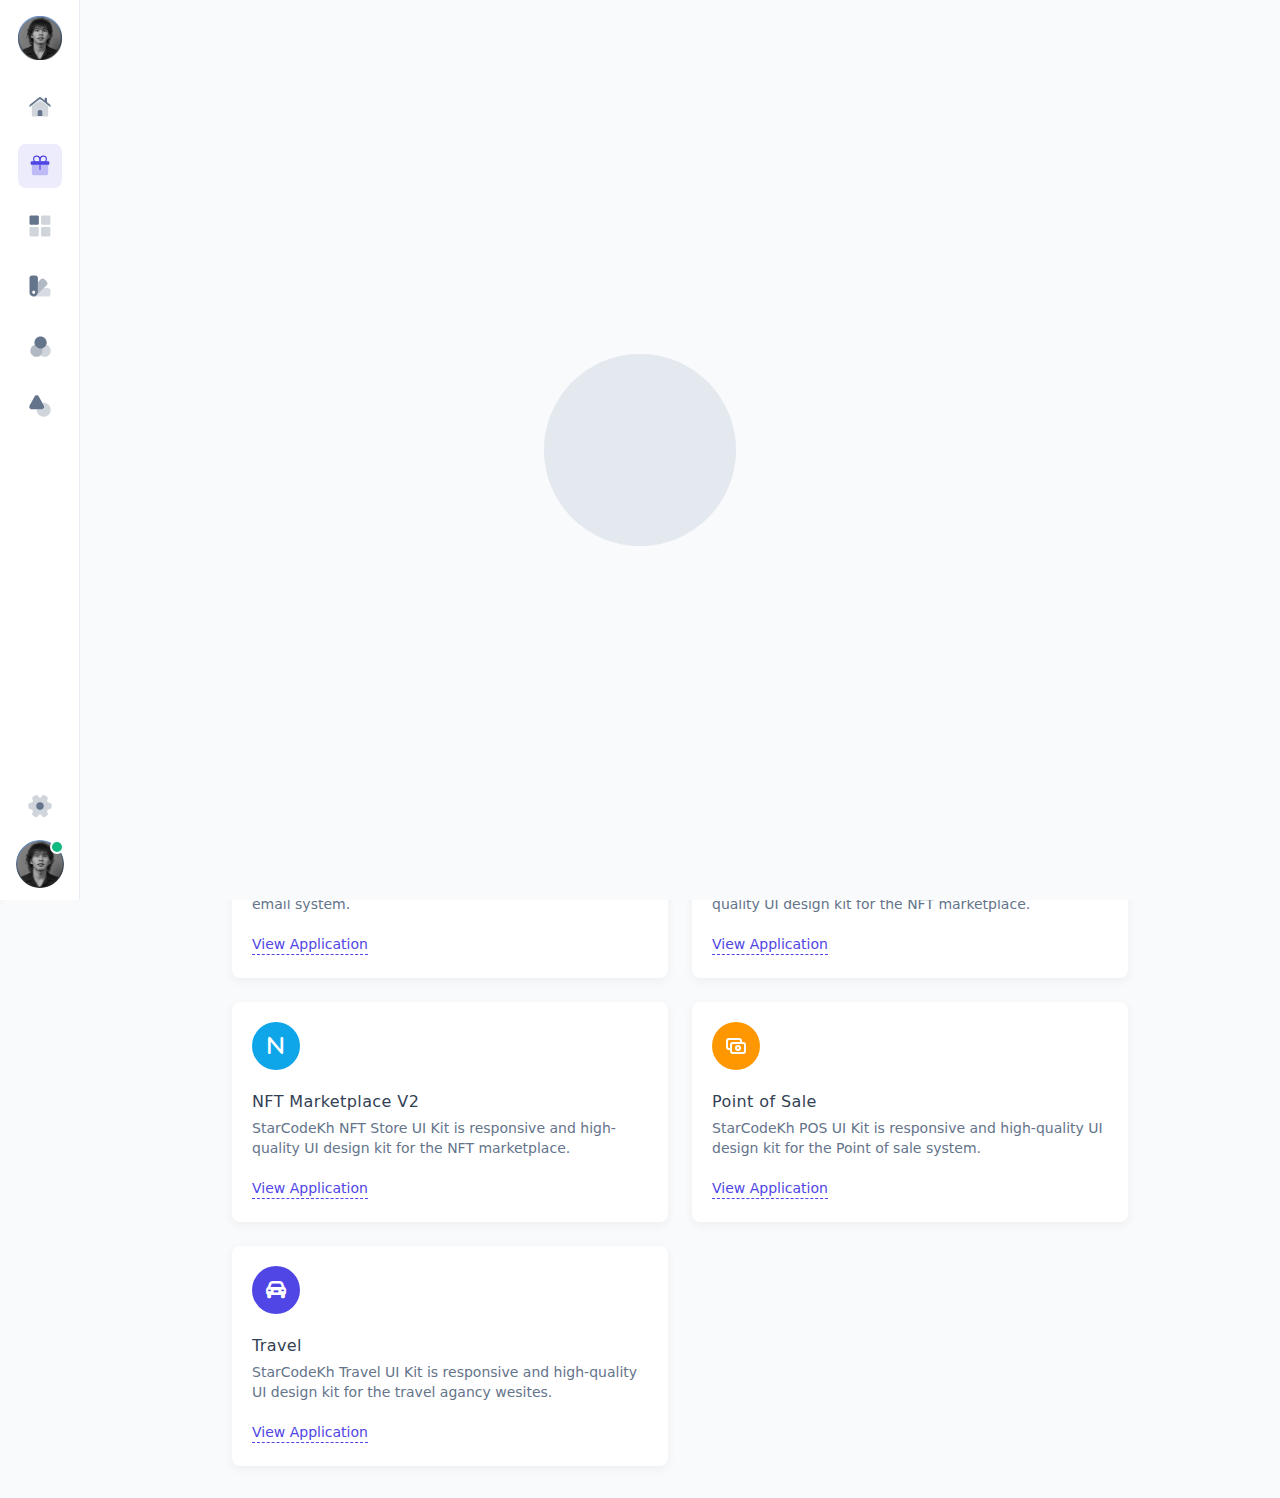
<file: apps-list.html>
﻿<!DOCTYPE html>
<html lang="en">
  <head>
    <!-- Meta tags  -->
    <meta charset="UTF-8">
    <meta http-equiv="X-UA-Compatible" content="IE=edge">
    <meta name="viewport" content="width=device-width, user-scalable=no, initial-scale=1.0, maximum-scale=1.0, minimum-scale=1.0">

    <title>StarCodeKh - Appliactions List</title>
    <link rel="icon" type="image/png" href="images/favicon.png">

    <!-- CSS Assets -->
    <link rel="stylesheet" href="css/app.css">

    <!-- Javascript Assets -->
    <script src="js/app.js" defer=""></script>

    <!-- Fonts -->
    <link rel="preconnect" href="https://fonts.googleapis.com">
    <link rel="preconnect" href="https://fonts.gstatic.com" crossorigin="">
    <link href="css2?family=Inter:wght@400;500;600;700&family=Poppins:ital,wght@0,300;0,400;0,500;0,600;0,700;1,300;1,400;1,500;1,600;1,700&display=swap" rel="stylesheet">
    <script>
      /**
       * THIS SCRIPT REQUIRED FOR PREVENT FLICKERING IN SOME BROWSERS
       */
      localStorage.getItem("_x_darkMode_on") === "true" &&
        document.documentElement.classList.add("dark");
    </script>
  </head>

  <body x-data="" class="is-header-blur" x-bind="$store.global.documentBody">
    <!-- App preloader-->
    <div class="app-preloader fixed z-50 grid h-full w-full place-content-center bg-slate-50 dark:bg-navy-900">
      <div class="app-preloader-inner relative inline-block size-48"></div>
    </div>

    <!-- Page Wrapper -->
    <div id="root" class="min-h-100vh flex grow bg-slate-50 dark:bg-navy-900" x-cloak="">
      <!-- Sidebar -->
      <div class="sidebar print:hidden">
        <!-- Main Sidebar -->
        <div class="main-sidebar">
          <div class="flex h-full w-full flex-col items-center border-r border-slate-150 bg-white dark:border-navy-700 dark:bg-navy-800">
            <!-- Application Logo -->
            <div class="flex pt-4">
              <a href="index.htm.html">
                <img class="size-11 transition-transform duration-500 ease-in-out hover:rotate-[360deg]" src="images/app-logo.png" alt="logo">
              </a>
            </div>

            <!-- Main Sections Links -->
            <div class="is-scrollbar-hidden flex grow flex-col space-y-4 overflow-y-auto pt-6">
              <!-- Dashobards -->
              <a href="dashboards-crm-analytics.html" class="flex size-11 items-center justify-center rounded-lg outline-none transition-colors duration-200 hover:bg-primary/20 focus:bg-primary/20 active:bg-primary/25 dark:hover:bg-navy-300/20 dark:focus:bg-navy-300/20 dark:active:bg-navy-300/25" x-tooltip.placement.right="'Dashboards'">
                <svg class="size-7" xmlns="http://www.w3.org/2000/svg" fill="none" viewbox="0 0 24 24">
                  <path fill="currentColor" fill-opacity=".3" d="M5 14.059c0-1.01 0-1.514.222-1.945.221-.43.632-.724 1.453-1.31l4.163-2.974c.56-.4.842-.601 1.162-.601.32 0 .601.2 1.162.601l4.163 2.974c.821.586 1.232.88 1.453 1.31.222.43.222.935.222 1.945V19c0 .943 0 1.414-.293 1.707C18.414 21 17.943 21 17 21H7c-.943 0-1.414 0-1.707-.293C5 20.414 5 19.943 5 19v-4.94Z"></path>
                  <path fill="currentColor" d="M3 12.387c0 .267 0 .4.084.441.084.041.19-.04.4-.204l7.288-5.669c.59-.459.885-.688 1.228-.688.343 0 .638.23 1.228.688l7.288 5.669c.21.163.316.245.4.204.084-.04.084-.174.084-.441v-.409c0-.48 0-.72-.102-.928-.101-.208-.291-.355-.67-.65l-7-5.445c-.59-.459-.885-.688-1.228-.688-.343 0-.638.23-1.228.688l-7 5.445c-.379.295-.569.442-.67.65-.102.208-.102.448-.102.928v.409Z"></path>
                  <path fill="currentColor" d="M11.5 15.5h1A1.5 1.5 0 0 1 14 17v3.5h-4V17a1.5 1.5 0 0 1 1.5-1.5Z"></path>
                  <path fill="currentColor" d="M17.5 5h-1a.5.5 0 0 0-.5.5v3a.5.5 0 0 0 .5.5h1a.5.5 0 0 0 .5-.5v-3a.5.5 0 0 0-.5-.5Z"></path>
                </svg>
              </a>

              <!-- Apps -->
              <a href="apps-list.html" class="flex size-11 items-center justify-center rounded-lg bg-primary/10 text-primary outline-none transition-colors duration-200 hover:bg-primary/20 focus:bg-primary/20 active:bg-primary/25 dark:bg-navy-600 dark:text-accent-light dark:hover:bg-navy-450 dark:focus:bg-navy-450 dark:active:bg-navy-450/90" x-tooltip.placement.right="'Applications'">
                <svg class="size-7" viewbox="0 0 24 24" fill="none" xmlns="http://www.w3.org/2000/svg">
                  <path d="M5 8H19V16C19 17.8856 19 18.8284 18.4142 19.4142C17.8284 20 16.8856 20 15 20H9C7.11438 20 6.17157 20 5.58579 19.4142C5 18.8284 5 17.8856 5 16V8Z" fill="currentColor" fill-opacity="0.3"></path>
                  <path d="M12 8L11.7608 5.84709C11.6123 4.51089 10.4672 3.5 9.12282 3.5V3.5C7.68381 3.5 6.5 4.66655 6.5 6.10555V6.10555C6.5 6.97673 6.93539 7.79026 7.66025 8.2735L9.5 9.5" stroke="currentColor" stroke-linecap="round"></path>
                  <path d="M12 8L12.2392 5.84709C12.3877 4.51089 13.5328 3.5 14.8772 3.5V3.5C16.3162 3.5 17.5 4.66655 17.5 6.10555V6.10555C17.5 6.97673 17.0646 7.79026 16.3397 8.2735L14.5 9.5" stroke="currentColor" stroke-linecap="round"></path>
                  <rect x="4" y="8" width="16" height="3" rx="1" fill="currentColor"></rect>
                  <path d="M12 11V15" stroke="currentColor" stroke-linecap="round"></path>
                </svg>
              </a>

              <!-- Pages And Layouts -->
              <a href="pages-card-user-1.html" class="flex size-11 items-center justify-center rounded-lg outline-none transition-colors duration-200 hover:bg-primary/20 focus:bg-primary/20 active:bg-primary/25 dark:hover:bg-navy-300/20 dark:focus:bg-navy-300/20 dark:active:bg-navy-300/25" x-tooltip.placement.right="'Pages & Layouts'">
                <svg class="size-7" viewbox="0 0 24 24" fill="none" xmlns="http://www.w3.org/2000/svg">
                  <path d="M9.85714 3H4.14286C3.51167 3 3 3.51167 3 4.14286V9.85714C3 10.4883 3.51167 11 4.14286 11H9.85714C10.4883 11 11 10.4883 11 9.85714V4.14286C11 3.51167 10.4883 3 9.85714 3Z" fill="currentColor"></path>
                  <path d="M9.85714 12.8999H4.14286C3.51167 12.8999 3 13.4116 3 14.0428V19.757C3 20.3882 3.51167 20.8999 4.14286 20.8999H9.85714C10.4883 20.8999 11 20.3882 11 19.757V14.0428C11 13.4116 10.4883 12.8999 9.85714 12.8999Z" fill="currentColor" fill-opacity="0.3"></path>
                  <path d="M19.757 3H14.0428C13.4116 3 12.8999 3.51167 12.8999 4.14286V9.85714C12.8999 10.4883 13.4116 11 14.0428 11H19.757C20.3882 11 20.8999 10.4883 20.8999 9.85714V4.14286C20.8999 3.51167 20.3882 3 19.757 3Z" fill="currentColor" fill-opacity="0.3"></path>
                  <path d="M19.757 12.8999H14.0428C13.4116 12.8999 12.8999 13.4116 12.8999 14.0428V19.757C12.8999 20.3882 13.4116 20.8999 14.0428 20.8999H19.757C20.3882 20.8999 20.8999 20.3882 20.8999 19.757V14.0428C20.8999 13.4116 20.3882 12.8999 19.757 12.8999Z" fill="currentColor" fill-opacity="0.3"></path>
                </svg>
              </a>

              <!-- Forms -->
              <a href="form-input-text.html" class="flex size-11 items-center justify-center rounded-lg outline-none transition-colors duration-200 hover:bg-primary/20 focus:bg-primary/20 active:bg-primary/25 dark:hover:bg-navy-300/20 dark:focus:bg-navy-300/20 dark:active:bg-navy-300/25" x-tooltip.placement.right="'Forms'">
                <svg class="size-7" viewbox="0 0 24 24" fill="none" xmlns="http://www.w3.org/2000/svg">
                  <path fill-opacity="0.25" d="M21.0001 16.05V18.75C21.0001 20.1 20.1001 21 18.7501 21H6.6001C6.9691 21 7.3471 20.946 7.6981 20.829C7.7971 20.793 7.89609 20.757 7.99509 20.712C8.31009 20.586 8.61611 20.406 8.88611 20.172C8.96711 20.109 9.05711 20.028 9.13811 19.947L9.17409 19.911L15.2941 13.8H18.7501C20.1001 13.8 21.0001 14.7 21.0001 16.05Z" fill="currentColor"></path>
                  <path fill-opacity="0.5" d="M17.7324 11.361L15.2934 13.8L9.17334 19.9111C9.80333 19.2631 10.1993 18.372 10.1993 17.4V8.70601L12.6384 6.26701C13.5924 5.31301 14.8704 5.31301 15.8244 6.26701L17.7324 8.17501C18.6864 9.12901 18.6864 10.407 17.7324 11.361Z" fill="currentColor"></path>
                  <path d="M7.95 3H5.25C3.9 3 3 3.9 3 5.25V17.4C3 17.643 3.02699 17.886 3.07199 18.12C3.09899 18.237 3.12599 18.354 3.16199 18.471C3.20699 18.606 3.252 18.741 3.306 18.867C3.315 18.876 3.31501 18.885 3.31501 18.885C3.32401 18.885 3.32401 18.885 3.31501 18.894C3.44101 19.146 3.585 19.389 3.756 19.614C3.855 19.731 3.95401 19.839 4.05301 19.947C4.15201 20.055 4.26 20.145 4.377 20.235L4.38601 20.244C4.61101 20.415 4.854 20.559 5.106 20.685C5.115 20.676 5.11501 20.676 5.11501 20.685C5.25001 20.748 5.385 20.793 5.529 20.838C5.646 20.874 5.76301 20.901 5.88001 20.928C6.11401 20.973 6.357 21 6.6 21C6.969 21 7.347 20.946 7.698 20.829C7.797 20.793 7.89599 20.757 7.99499 20.712C8.30999 20.586 8.61601 20.406 8.88601 20.172C8.96701 20.109 9.05701 20.028 9.13801 19.947L9.17399 19.911C9.80399 19.263 10.2 18.372 10.2 17.4V5.25C10.2 3.9 9.3 3 7.95 3ZM6.6 18.75C5.853 18.75 5.25 18.147 5.25 17.4C5.25 16.653 5.853 16.05 6.6 16.05C7.347 16.05 7.95 16.653 7.95 17.4C7.95 18.147 7.347 18.75 6.6 18.75Z" fill="currentColor"></path>
                </svg>
              </a>

              <!-- Components -->
              <a href="components-accordion.html" class="flex size-11 items-center justify-center rounded-lg outline-none transition-colors duration-200 hover:bg-primary/20 focus:bg-primary/20 active:bg-primary/25 dark:hover:bg-navy-300/20 dark:focus:bg-navy-300/20 dark:active:bg-navy-300/25" x-tooltip.placement.right="'Components'">
                <svg class="size-7" viewbox="0 0 24 24" fill="none" xmlns="http://www.w3.org/2000/svg">
                  <path fill-opacity="0.5" d="M14.2498 16C14.2498 17.5487 13.576 18.9487 12.4998 19.9025C11.5723 20.7425 10.3473 21.25 8.99976 21.25C6.10351 21.25 3.74976 18.8962 3.74976 16C3.74976 13.585 5.39476 11.5375 7.61726 10.9337C8.22101 12.4562 9.51601 13.6287 11.1173 14.0662C11.5548 14.1887 12.0185 14.25 12.4998 14.25C12.981 14.25 13.4448 14.1887 13.8823 14.0662C14.1185 14.6612 14.2498 15.3175 14.2498 16Z" fill="currentColor"></path>
                  <path d="M17.75 9.00012C17.75 9.68262 17.6187 10.3389 17.3825 10.9339C16.7787 12.4564 15.4837 13.6289 13.8825 14.0664C13.445 14.1889 12.9813 14.2501 12.5 14.2501C12.0187 14.2501 11.555 14.1889 11.1175 14.0664C9.51625 13.6289 8.22125 12.4564 7.6175 10.9339C7.38125 10.3389 7.25 9.68262 7.25 9.00012C7.25 6.10387 9.60375 3.75012 12.5 3.75012C15.3962 3.75012 17.75 6.10387 17.75 9.00012Z" fill="currentColor"></path>
                  <path fill-opacity="0.3" d="M21.25 16C21.25 18.8962 18.8962 21.25 16 21.25C14.6525 21.25 13.4275 20.7425 12.5 19.9025C13.5763 18.9487 14.25 17.5487 14.25 16C14.25 15.3175 14.1187 14.6612 13.8825 14.0662C15.4837 13.6287 16.7787 12.4562 17.3825 10.9337C19.605 11.5375 21.25 13.585 21.25 16Z" fill="currentColor"></path>
                </svg>
              </a>

              <!-- Elements -->
              <a href="elements-avatar.html" class="flex size-11 items-center justify-center rounded-lg outline-none transition-colors duration-200 hover:bg-primary/20 focus:bg-primary/20 active:bg-primary/25 dark:hover:bg-navy-300/20 dark:focus:bg-navy-300/20 dark:active:bg-navy-300/25" x-tooltip.placement.right="'Elements'">
                <svg class="size-7" viewbox="0 0 24 24" fill="none" xmlns="http://www.w3.org/2000/svg">
                  <path d="M13.3111 14.75H5.03356C3.36523 14.75 2.30189 12.9625 3.10856 11.4958L5.24439 7.60911L7.24273 3.96995C8.07689 2.45745 10.2586 2.45745 11.0927 3.96995L13.1002 7.60911L14.0627 9.35995L15.2361 11.4958C16.0427 12.9625 14.9794 14.75 13.3111 14.75Z" fill="currentColor"></path>
                  <path fill-opacity="0.3" d="M21.1667 15.2083C21.1667 18.4992 18.4992 21.1667 15.2083 21.1667C11.9175 21.1667 9.25 18.4992 9.25 15.2083C9.25 15.0525 9.25917 14.9058 9.26833 14.75H13.3108C14.9792 14.75 16.0425 12.9625 15.2358 11.4958L14.0625 9.36C14.4292 9.28666 14.8142 9.25 15.2083 9.25C18.4992 9.25 21.1667 11.9175 21.1667 15.2083Z" fill="currentColor"></path>
                </svg>
              </a>
            </div>

            <!-- Bottom Links -->
            <div class="flex flex-col items-center space-y-3 py-3">
              <!-- Settings -->
              <a href="form-layout-5.html" class="flex size-11 items-center justify-center rounded-lg outline-none transition-colors duration-200 hover:bg-primary/20 focus:bg-primary/20 active:bg-primary/25 dark:hover:bg-navy-300/20 dark:focus:bg-navy-300/20 dark:active:bg-navy-300/25">
                <svg class="size-7" viewbox="0 0 24 24" fill="none" xmlns="http://www.w3.org/2000/svg">
                  <path fill-opacity="0.3" fill="currentColor" d="M2 12.947v-1.771c0-1.047.85-1.913 1.899-1.913 1.81 0 2.549-1.288 1.64-2.868a1.919 1.919 0 0 1 .699-2.607l1.729-.996c.79-.474 1.81-.192 2.279.603l.11.192c.9 1.58 2.379 1.58 3.288 0l.11-.192c.47-.795 1.49-1.077 2.279-.603l1.73.996a1.92 1.92 0 0 1 .699 2.607c-.91 1.58-.17 2.868 1.639 2.868 1.04 0 1.899.856 1.899 1.912v1.772c0 1.047-.85 1.912-1.9 1.912-1.808 0-2.548 1.288-1.638 2.869.52.915.21 2.083-.7 2.606l-1.729.997c-.79.473-1.81.191-2.279-.604l-.11-.191c-.9-1.58-2.379-1.58-3.288 0l-.11.19c-.47.796-1.49 1.078-2.279.605l-1.73-.997a1.919 1.919 0 0 1-.699-2.606c.91-1.58.17-2.869-1.639-2.869A1.911 1.911 0 0 1 2 12.947Z"></path>
                  <path fill="currentColor" d="M11.995 15.332c1.794 0 3.248-1.464 3.248-3.27 0-1.807-1.454-3.272-3.248-3.272-1.794 0-3.248 1.465-3.248 3.271 0 1.807 1.454 3.271 3.248 3.271Z"></path>
                </svg>
              </a>

              <!-- Profile -->
              <div x-data="usePopper({placement:'right-end',offset:12})" @click.outside="isShowPopper && (isShowPopper = false)" class="flex">
                <button @click="isShowPopper = !isShowPopper" x-ref="popperRef" class="avatar size-12">
                  <img class="rounded-full" src="images/avatar/avatar-12.jpg" alt="avatar">
                  <span class="absolute right-0 size-3.5 rounded-full border-2 border-white bg-success dark:border-navy-700"></span>
                </button>

                <div :class="isShowPopper && 'show'" class="popper-root fixed" x-ref="popperRoot">
                  <div class="popper-box w-64 rounded-lg border border-slate-150 bg-white shadow-soft dark:border-navy-600 dark:bg-navy-700">
                    <div class="flex items-center space-x-4 rounded-t-lg bg-slate-100 py-5 px-4 dark:bg-navy-800">
                      <div class="avatar size-14">
                        <img class="rounded-full" src="images/avatar/avatar-12.jpg" alt="avatar">
                      </div>
                      <div>
                        <a href="#" class="text-base font-medium text-slate-700 hover:text-primary focus:text-primary dark:text-navy-100 dark:hover:text-accent-light dark:focus:text-accent-light">
                          StarCodeKh
                        </a>
                        <p class="text-xs text-slate-400 dark:text-navy-300">
                          Full-Stack Developer
                        </p>
                      </div>
                    </div>
                    <div class="flex flex-col pt-2 pb-5">
                      <a href="#" class="group flex items-center space-x-3 py-2 px-4 tracking-wide outline-none transition-all hover:bg-slate-100 focus:bg-slate-100 dark:hover:bg-navy-600 dark:focus:bg-navy-600">
                        <div class="flex size-8 items-center justify-center rounded-lg bg-warning text-white">
                          <svg xmlns="http://www.w3.org/2000/svg" class="size-4.5" fill="none" viewbox="0 0 24 24" stroke="currentColor" stroke-width="2">
                            <path stroke-linecap="round" stroke-linejoin="round" d="M16 7a4 4 0 11-8 0 4 4 0 018 0zM12 14a7 7 0 00-7 7h14a7 7 0 00-7-7z"></path>
                          </svg>
                        </div>

                        <div>
                          <h2 class="font-medium text-slate-700 transition-colors group-hover:text-primary group-focus:text-primary dark:text-navy-100 dark:group-hover:text-accent-light dark:group-focus:text-accent-light">
                            Profile
                          </h2>
                          <div class="text-xs text-slate-400 line-clamp-1 dark:text-navy-300">
                            Your profile setting
                          </div>
                        </div>
                      </a>
                      <a href="#" class="group flex items-center space-x-3 py-2 px-4 tracking-wide outline-none transition-all hover:bg-slate-100 focus:bg-slate-100 dark:hover:bg-navy-600 dark:focus:bg-navy-600">
                        <div class="flex size-8 items-center justify-center rounded-lg bg-info text-white">
                          <svg xmlns="http://www.w3.org/2000/svg" class="size-4.5" fill="none" viewbox="0 0 24 24" stroke="currentColor" stroke-width="2">
                            <path stroke-linecap="round" stroke-linejoin="round" d="M8 12h.01M12 12h.01M16 12h.01M21 12c0 4.418-4.03 8-9 8a9.863 9.863 0 01-4.255-.949L3 20l1.395-3.72C3.512 15.042 3 13.574 3 12c0-4.418 4.03-8 9-8s9 3.582 9 8z"></path>
                          </svg>
                        </div>

                        <div>
                          <h2 class="font-medium text-slate-700 transition-colors group-hover:text-primary group-focus:text-primary dark:text-navy-100 dark:group-hover:text-accent-light dark:group-focus:text-accent-light">
                            Messages
                          </h2>
                          <div class="text-xs text-slate-400 line-clamp-1 dark:text-navy-300">
                            Your messages and tasks
                          </div>
                        </div>
                      </a>
                      <a href="#" class="group flex items-center space-x-3 py-2 px-4 tracking-wide outline-none transition-all hover:bg-slate-100 focus:bg-slate-100 dark:hover:bg-navy-600 dark:focus:bg-navy-600">
                        <div class="flex size-8 items-center justify-center rounded-lg bg-secondary text-white">
                          <svg xmlns="http://www.w3.org/2000/svg" class="size-4.5" fill="none" viewbox="0 0 24 24" stroke="currentColor" stroke-width="2">
                            <path stroke-linecap="round" stroke-linejoin="round" d="M17 20h5v-2a3 3 0 00-5.356-1.857M17 20H7m10 0v-2c0-.656-.126-1.283-.356-1.857M7 20H2v-2a3 3 0 015.356-1.857M7 20v-2c0-.656.126-1.283.356-1.857m0 0a5.002 5.002 0 019.288 0M15 7a3 3 0 11-6 0 3 3 0 016 0zm6 3a2 2 0 11-4 0 2 2 0 014 0zM7 10a2 2 0 11-4 0 2 2 0 014 0z"></path>
                          </svg>
                        </div>

                        <div>
                          <h2 class="font-medium text-slate-700 transition-colors group-hover:text-primary group-focus:text-primary dark:text-navy-100 dark:group-hover:text-accent-light dark:group-focus:text-accent-light">
                            Team
                          </h2>
                          <div class="text-xs text-slate-400 line-clamp-1 dark:text-navy-300">
                            Your team activity
                          </div>
                        </div>
                      </a>
                      <a href="#" class="group flex items-center space-x-3 py-2 px-4 tracking-wide outline-none transition-all hover:bg-slate-100 focus:bg-slate-100 dark:hover:bg-navy-600 dark:focus:bg-navy-600">
                        <div class="flex size-8 items-center justify-center rounded-lg bg-error text-white">
                          <svg xmlns="http://www.w3.org/2000/svg" class="size-4.5" fill="none" viewbox="0 0 24 24" stroke="currentColor" stroke-width="2">
                            <path stroke-linecap="round" stroke-linejoin="round" d="M9 17v-2m3 2v-4m3 4v-6m2 10H7a2 2 0 01-2-2V5a2 2 0 012-2h5.586a1 1 0 01.707.293l5.414 5.414a1 1 0 01.293.707V19a2 2 0 01-2 2z"></path>
                          </svg>
                        </div>

                        <div>
                          <h2 class="font-medium text-slate-700 transition-colors group-hover:text-primary group-focus:text-primary dark:text-navy-100 dark:group-hover:text-accent-light dark:group-focus:text-accent-light">
                            Activity
                          </h2>
                          <div class="text-xs text-slate-400 line-clamp-1 dark:text-navy-300">
                            Your activity and events
                          </div>
                        </div>
                      </a>
                      <a href="#" class="group flex items-center space-x-3 py-2 px-4 tracking-wide outline-none transition-all hover:bg-slate-100 focus:bg-slate-100 dark:hover:bg-navy-600 dark:focus:bg-navy-600">
                        <div class="flex size-8 items-center justify-center rounded-lg bg-success text-white">
                          <svg xmlns="http://www.w3.org/2000/svg" class="size-4.5" fill="none" viewbox="0 0 24 24" stroke="currentColor" stroke-width="2">
                            <path stroke-linecap="round" stroke-linejoin="round" d="M10.325 4.317c.426-1.756 2.924-1.756 3.35 0a1.724 1.724 0 002.573 1.066c1.543-.94 3.31.826 2.37 2.37a1.724 1.724 0 001.065 2.572c1.756.426 1.756 2.924 0 3.35a1.724 1.724 0 00-1.066 2.573c.94 1.543-.826 3.31-2.37 2.37a1.724 1.724 0 00-2.572 1.065c-.426 1.756-2.924 1.756-3.35 0a1.724 1.724 0 00-2.573-1.066c-1.543.94-3.31-.826-2.37-2.37a1.724 1.724 0 00-1.065-2.572c-1.756-.426-1.756-2.924 0-3.35a1.724 1.724 0 001.066-2.573c-.94-1.543.826-3.31 2.37-2.37.996.608 2.296.07 2.572-1.065z"></path>
                            <path stroke-linecap="round" stroke-linejoin="round" d="M15 12a3 3 0 11-6 0 3 3 0 016 0z"></path>
                          </svg>
                        </div>

                        <div>
                          <h2 class="font-medium text-slate-700 transition-colors group-hover:text-primary group-focus:text-primary dark:text-navy-100 dark:group-hover:text-accent-light dark:group-focus:text-accent-light">
                            Settings
                          </h2>
                          <div class="text-xs text-slate-400 line-clamp-1 dark:text-navy-300">
                            Webapp settings
                          </div>
                        </div>
                      </a>
                      <div class="mt-3 px-4">
                        <button class="btn h-9 w-full space-x-2 bg-primary text-white hover:bg-primary-focus focus:bg-primary-focus active:bg-primary-focus/90 dark:bg-accent dark:hover:bg-accent-focus dark:focus:bg-accent-focus dark:active:bg-accent/90">
                          <svg xmlns="http://www.w3.org/2000/svg" class="size-5" fill="none" viewbox="0 0 24 24" stroke="currentColor">
                            <path stroke-linecap="round" stroke-linejoin="round" stroke-width="1.5" d="M17 16l4-4m0 0l-4-4m4 4H7m6 4v1a3 3 0 01-3 3H6a3 3 0 01-3-3V7a3 3 0 013-3h4a3 3 0 013 3v1"></path>
                          </svg>
                          <span>Logout</span>
                        </button>
                      </div>
                    </div>
                  </div>
                </div>
              </div>
            </div>
          </div>
        </div>

        <!-- Sidebar Panel -->
        <div class="sidebar-panel">
          <div class="flex h-full grow flex-col bg-white pl-[var(--main-sidebar-width)] dark:bg-navy-750">
            <!-- Sidebar Panel Header -->
            <div class="flex h-18 w-full items-center justify-between pl-4 pr-1">
              <div class="flex items-center">
                <div class="avatar mr-3 hidden size-9 rounded-full bg-success/10 text-base text-success lg:flex">
                  <div class="is-initial">A</div>
                </div>
                <p class="text-base tracking-wider text-slate-800 dark:text-navy-100">
                  Applications
                </p>
              </div>
              <button @click="$store.global.isSidebarExpanded = false" class="btn size-7 rounded-full p-0 text-primary hover:bg-slate-300/20 focus:bg-slate-300/20 active:bg-slate-300/25 dark:text-accent-light/80 dark:hover:bg-navy-300/20 dark:focus:bg-navy-300/20 dark:active:bg-navy-300/25 xl:hidden">
                <svg xmlns="http://www.w3.org/2000/svg" class="size-6" fill="none" viewbox="0 0 24 24" stroke="currentColor">
                  <path stroke-linecap="round" stroke-linejoin="round" stroke-width="2" d="M15 19l-7-7 7-7"></path>
                </svg>
              </button>
            </div>

            <!-- Sidebar Panel Body -->
            <div class="h-[calc(100%-4.5rem)] overflow-x-hidden pb-6" x-init="$el._x_simplebar = new SimpleBar($el);">
              <ul class="flex flex-1 flex-col px-4 font-inter">
                <li>
                  <a x-data="navLink" href="apps-chat.html" :class="isActive ? 'font-medium text-primary dark:text-accent-light' : 'text-slate-600 hover:text-slate-900 dark:text-navy-200 dark:hover:text-navy-50'" class="flex py-2 text-xs+ tracking-wide outline-none transition-colors duration-300 ease-in-out">
                    Chat App
                  </a>
                </li>
                <li>
                  <a x-data="navLink" href="apps-kanban.html" :class="isActive ? 'font-medium text-primary dark:text-accent-light' : 'text-slate-600 hover:text-slate-900 dark:text-navy-200 dark:hover:text-navy-50'" class="flex py-2 text-xs+ tracking-wide outline-none transition-colors duration-300 ease-in-out">
                    Kanban Board
                  </a>
                </li>
                <li>
                  <a x-data="navLink" href="apps-filemanager.html" :class="isActive ? 'font-medium text-primary dark:text-accent-light' : 'text-slate-600 hover:text-slate-900 dark:text-navy-200 dark:hover:text-navy-50'" class="flex py-2 text-xs+ tracking-wide outline-none transition-colors duration-300 ease-in-out">
                    File Manager
                  </a>
                </li>
                <li>
                  <a x-data="navLink" href="apps-mail.html" :class="isActive ? 'font-medium text-primary dark:text-accent-light' : 'text-slate-600 hover:text-slate-900 dark:text-navy-200 dark:hover:text-navy-50'" class="flex py-2 text-xs+ tracking-wide outline-none transition-colors duration-300 ease-in-out">
                    Mail App
                  </a>
                </li>
                <li>
                  <a x-data="navLink" href="apps-todo.html" :class="isActive ? 'font-medium text-primary dark:text-accent-light' : 'text-slate-600 hover:text-slate-900 dark:text-navy-200 dark:hover:text-navy-50'" class="flex py-2 text-xs+ tracking-wide outline-none transition-colors duration-300 ease-in-out">
                    Todo App
                  </a>
                </li>
              </ul>
              <div class="my-3 mx-4 h-px bg-slate-200 dark:bg-navy-500"></div>
              <ul class="flex flex-1 flex-col px-4 font-inter">
                <li>
                  <a x-data="navLink" href="apps-nft-1.html" :class="isActive ? 'font-medium text-primary dark:text-accent-light' : 'text-slate-600 hover:text-slate-900 dark:text-navy-200 dark:hover:text-navy-50'" class="flex py-2 text-xs+ tracking-wide outline-none transition-colors duration-300 ease-in-out">
                    NFT App v1
                  </a>
                </li>
                <li>
                  <a x-data="navLink" href="apps-nft-2.html" :class="isActive ? 'font-medium text-primary dark:text-accent-light' : 'text-slate-600 hover:text-slate-900 dark:text-navy-200 dark:hover:text-navy-50'" class="flex py-2 text-xs+ tracking-wide outline-none transition-colors duration-300 ease-in-out">
                    NFT App v2
                  </a>
                </li>
                <li>
                  <a x-data="navLink" href="apps-pos.html" :class="isActive ? 'font-medium text-primary dark:text-accent-light' : 'text-slate-600 hover:text-slate-900 dark:text-navy-200 dark:hover:text-navy-50'" class="flex py-2 text-xs+ tracking-wide outline-none transition-colors duration-300 ease-in-out">
                    POS System
                  </a>
                </li>
                <li>
                  <a x-data="navLink" href="apps-travel.html" :class="isActive ? 'font-medium text-primary dark:text-accent-light' : 'text-slate-600 hover:text-slate-900 dark:text-navy-200 dark:hover:text-navy-50'" class="flex py-2 text-xs+ tracking-wide outline-none transition-colors duration-300 ease-in-out">
                    Travel App
                  </a>
                </li>
              </ul>
            </div>
          </div>
        </div>
      </div>

      <!-- App Header Wrapper-->
      <nav class="header before:bg-white dark:before:bg-navy-750 print:hidden">
        <!-- App Header  -->
        <div class="header-container relative flex w-full bg-white dark:bg-navy-750 print:hidden">
          <!-- Header Items -->
          <div class="flex w-full items-center justify-between">
            <!-- Left: Sidebar Toggle Button -->
            <div class="size-7">
              <button class="menu-toggle ml-0.5 flex size-7 flex-col justify-center space-y-1.5 text-primary outline-none focus:outline-none dark:text-accent-light/80" :class="$store.global.isSidebarExpanded && 'active'" @click="$store.global.isSidebarExpanded = !$store.global.isSidebarExpanded">
                <span></span>
                <span></span>
                <span></span>
              </button>
            </div>

            <!-- Right: Header buttons -->
            <div class="-mr-1.5 flex items-center space-x-2">
              <!-- Mobile Search Toggle -->
              <button @click="$store.global.isSearchbarActive = !$store.global.isSearchbarActive" class="btn size-8 rounded-full p-0 hover:bg-slate-300/20 focus:bg-slate-300/20 active:bg-slate-300/25 dark:hover:bg-navy-300/20 dark:focus:bg-navy-300/20 dark:active:bg-navy-300/25 sm:hidden">
                <svg xmlns="http://www.w3.org/2000/svg" class="size-5.5 text-slate-500 dark:text-navy-100" fill="none" viewbox="0 0 24 24" stroke="currentColor" stroke-width="1.5">
                  <path stroke-linecap="round" stroke-linejoin="round" d="M21 21l-6-6m2-5a7 7 0 11-14 0 7 7 0 0114 0z"></path>
                </svg>
              </button>

              <!-- Main Searchbar -->
              <template x-if="$store.breakpoints.smAndUp">
                <div class="flex" x-data="usePopper({placement:'bottom-end',offset:12})" @click.outside="isShowPopper && (isShowPopper = false)">
                  <div class="relative mr-4 flex h-8">
                    <input placeholder="Search here..." class="form-input peer h-full rounded-full bg-slate-150 px-4 pl-9 text-xs+ text-slate-800 ring-primary/50 hover:bg-slate-200 focus:ring dark:bg-navy-900/90 dark:text-navy-100 dark:placeholder-navy-300 dark:ring-accent/50 dark:hover:bg-navy-900 dark:focus:bg-navy-900" :class="isShowPopper ? 'w-80' : 'w-60'" @focus="isShowPopper= true" type="text" x-ref="popperRef">
                    <div class="pointer-events-none absolute flex h-full w-10 items-center justify-center text-slate-400 peer-focus:text-primary dark:text-navy-300 dark:peer-focus:text-accent">
                      <svg xmlns="http://www.w3.org/2000/svg" class="size-4.5 transition-colors duration-200" fill="currentColor" viewbox="0 0 24 24">
                        <path d="M3.316 13.781l.73-.171-.73.171zm0-5.457l.73.171-.73-.171zm15.473 0l.73-.171-.73.171zm0 5.457l.73.171-.73-.171zm-5.008 5.008l-.171-.73.171.73zm-5.457 0l-.171.73.171-.73zm0-15.473l-.171-.73.171.73zm5.457 0l.171-.73-.171.73zM20.47 21.53a.75.75 0 101.06-1.06l-1.06 1.06zM4.046 13.61a11.198 11.198 0 010-5.115l-1.46-.342a12.698 12.698 0 000 5.8l1.46-.343zm14.013-5.115a11.196 11.196 0 010 5.115l1.46.342a12.698 12.698 0 000-5.8l-1.46.343zm-4.45 9.564a11.196 11.196 0 01-5.114 0l-.342 1.46c1.907.448 3.892.448 5.8 0l-.343-1.46zM8.496 4.046a11.198 11.198 0 015.115 0l.342-1.46a12.698 12.698 0 00-5.8 0l.343 1.46zm0 14.013a5.97 5.97 0 01-4.45-4.45l-1.46.343a7.47 7.47 0 005.568 5.568l.342-1.46zm5.457 1.46a7.47 7.47 0 005.568-5.567l-1.46-.342a5.97 5.97 0 01-4.45 4.45l.342 1.46zM13.61 4.046a5.97 5.97 0 014.45 4.45l1.46-.343a7.47 7.47 0 00-5.568-5.567l-.342 1.46zm-5.457-1.46a7.47 7.47 0 00-5.567 5.567l1.46.342a5.97 5.97 0 014.45-4.45l-.343-1.46zm8.652 15.28l3.665 3.664 1.06-1.06-3.665-3.665-1.06 1.06z"></path>
                      </svg>
                    </div>
                  </div>
                  <div :class="isShowPopper && 'show'" class="popper-root" x-ref="popperRoot">
                    <div class="popper-box flex max-h-[calc(100vh-6rem)] w-80 flex-col rounded-lg border border-slate-150 bg-white shadow-soft dark:border-navy-800 dark:bg-navy-700 dark:shadow-soft-dark">
                      <div x-data="{activeTab:'tabAll'}" class="is-scrollbar-hidden flex shrink-0 overflow-x-auto rounded-t-lg bg-slate-100 px-2 text-slate-600 dark:bg-navy-800 dark:text-navy-200">
                        <button @click="activeTab = 'tabAll'" :class="activeTab === 'tabAll' ? 'border-primary dark:border-accent text-primary dark:text-accent-light' : 'border-transparent hover:text-slate-800 focus:text-slate-800 dark:hover:text-navy-100 dark:focus:text-navy-100'" class="btn shrink-0 rounded-none border-b-2 px-3.5 py-2.5">
                          All
                        </button>
                        <button @click="activeTab = 'tabFiles'" :class="activeTab === 'tabFiles' ? 'border-primary dark:border-accent text-primary dark:text-accent-light' : 'border-transparent hover:text-slate-800 focus:text-slate-800 dark:hover:text-navy-100 dark:focus:text-navy-100'" class="btn shrink-0 rounded-none border-b-2 px-3.5 py-2.5">
                          Files
                        </button>
                        <button @click="activeTab = 'tabChats'" :class="activeTab === 'tabChats' ? 'border-primary dark:border-accent text-primary dark:text-accent-light' : 'border-transparent hover:text-slate-800 focus:text-slate-800 dark:hover:text-navy-100 dark:focus:text-navy-100'" class="btn shrink-0 rounded-none border-b-2 px-3.5 py-2.5">
                          Chats
                        </button>
                        <button @click="activeTab = 'tabEmails'" :class="activeTab === 'tabEmails' ? 'border-primary dark:border-accent text-primary dark:text-accent-light' : 'border-transparent hover:text-slate-800 focus:text-slate-800 dark:hover:text-navy-100 dark:focus:text-navy-100'" class="btn shrink-0 rounded-none border-b-2 px-3.5 py-2.5">
                          Emails
                        </button>
                        <button @click="activeTab = 'tabProjects'" :class="activeTab === 'tabProjects' ? 'border-primary dark:border-accent text-primary dark:text-accent-light' : 'border-transparent hover:text-slate-800 focus:text-slate-800 dark:hover:text-navy-100 dark:focus:text-navy-100'" class="btn shrink-0 rounded-none border-b-2 px-3.5 py-2.5">
                          Projects
                        </button>
                        <button @click="activeTab = 'tabTasks'" :class="activeTab === 'tabTasks' ? 'border-primary dark:border-accent text-primary dark:text-accent-light' : 'border-transparent hover:text-slate-800 focus:text-slate-800 dark:hover:text-navy-100 dark:focus:text-navy-100'" class="btn shrink-0 rounded-none border-b-2 px-3.5 py-2.5">
                          Tasks
                        </button>
                      </div>

                      <div class="is-scrollbar-hidden overflow-y-auto overscroll-contain pb-2">
                        <div class="is-scrollbar-hidden mt-3 flex space-x-4 overflow-x-auto px-3">
                          <a href="apps-kanban.html" class="w-14 text-center">
                            <div class="avatar size-12">
                              <div class="is-initial rounded-full bg-success text-white">
                                <svg xmlns="http://www.w3.org/2000/svg" class="size-5" fill="none" viewbox="0 0 24 24" stroke="currentColor" stroke-width="2">
                                  <path stroke-linecap="round" stroke-linejoin="round" d="M9 17V7m0 10a2 2 0 01-2 2H5a2 2 0 01-2-2V7a2 2 0 012-2h2a2 2 0 012 2m0 10a2 2 0 002 2h2a2 2 0 002-2M9 7a2 2 0 012-2h2a2 2 0 012 2m0 10V7m0 10a2 2 0 002 2h2a2 2 0 002-2V7a2 2 0 00-2-2h-2a2 2 0 00-2 2"></path>
                                </svg>
                              </div>
                            </div>
                            <p class="mt-1.5 overflow-hidden text-ellipsis whitespace-nowrap text-xs text-slate-700 dark:text-navy-100">
                              Kanban
                            </p>
                          </a>
                          <a href="dashboards-crm-analytics.html" class="w-14 text-center">
                            <div class="avatar size-12">
                              <div class="is-initial rounded-full bg-secondary text-white">
                                <svg xmlns="http://www.w3.org/2000/svg" class="size-5" fill="none" viewbox="0 0 24 24" stroke="currentColor" stroke-width="2">
                                  <path stroke-linecap="round" stroke-linejoin="round" d="M13 7h8m0 0v8m0-8l-8 8-4-4-6 6"></path>
                                </svg>
                              </div>
                            </div>
                            <p class="mt-1.5 overflow-hidden text-ellipsis whitespace-nowrap text-xs text-slate-700 dark:text-navy-100">
                              Analytics
                            </p>
                          </a>
                          <a href="apps-chat.html" class="w-14 text-center">
                            <div class="avatar size-12">
                              <div class="is-initial rounded-full bg-info text-white">
                                <svg xmlns="http://www.w3.org/2000/svg" class="size-5" fill="none" viewbox="0 0 24 24" stroke="currentColor" stroke-width="2">
                                  <path stroke-linecap="round" stroke-linejoin="round" d="M8 12h.01M12 12h.01M16 12h.01M21 12c0 4.418-4.03 8-9 8a9.863 9.863 0 01-4.255-.949L3 20l1.395-3.72C3.512 15.042 3 13.574 3 12c0-4.418 4.03-8 9-8s9 3.582 9 8z"></path>
                                </svg>
                              </div>
                            </div>
                            <p class="mt-1.5 overflow-hidden text-ellipsis whitespace-nowrap text-xs text-slate-700 dark:text-navy-100">
                              Chat
                            </p>
                          </a>
                          <a href="apps-filemanager.html" class="w-14 text-center">
                            <div class="avatar size-12">
                              <div class="is-initial rounded-full bg-error text-white">
                                <svg xmlns="http://www.w3.org/2000/svg" class="size-5" fill="none" viewbox="0 0 24 24" stroke="currentColor" stroke-width="2">
                                  <path stroke-linecap="round" stroke-linejoin="round" stroke-width="2" d="M3 15a4 4 0 004 4h9a5 5 0 10-.1-9.999 5.002 5.002 0 10-9.78 2.096A4.001 4.001 0 003 15z"></path>
                                </svg>
                              </div>
                            </div>
                            <p class="mt-1.5 overflow-hidden text-ellipsis whitespace-nowrap text-xs text-slate-700 dark:text-navy-100">
                              Files
                            </p>
                          </a>
                          <a href="dashboards-crypto-1.html" class="w-14 text-center">
                            <div class="avatar size-12">
                              <div class="is-initial rounded-full bg-secondary text-white">
                                <svg xmlns="http://www.w3.org/2000/svg" class="size-5" fill="none" viewbox="0 0 24 24" stroke="currentColor" stroke-width="2">
                                  <path stroke-linecap="round" stroke-linejoin="round" d="M15 9a2 2 0 10-4 0v5a2 2 0 01-2 2h6m-6-4h4m8 0a9 9 0 11-18 0 9 9 0 0118 0z"></path>
                                </svg>
                              </div>
                            </div>
                            <p class="mt-1.5 overflow-hidden text-ellipsis whitespace-nowrap text-xs text-slate-700 dark:text-navy-100">
                              Crypto
                            </p>
                          </a>
                          <a href="dashboards-banking-1.html" class="w-14 text-center">
                            <div class="avatar size-12">
                              <div class="is-initial rounded-full bg-primary text-white dark:bg-accent">
                                <svg xmlns="http://www.w3.org/2000/svg" class="size-5" fill="none" viewbox="0 0 24 24" stroke="currentColor" stroke-width="2">
                                  <path stroke-linecap="round" stroke-linejoin="round" d="M3 6l3 1m0 0l-3 9a5.002 5.002 0 006.001 0M6 7l3 9M6 7l6-2m6 2l3-1m-3 1l-3 9a5.002 5.002 0 006.001 0M18 7l3 9m-3-9l-6-2m0-2v2m0 16V5m0 16H9m3 0h3"></path>
                                </svg>
                              </div>
                            </div>
                            <p class="mt-1.5 overflow-hidden text-ellipsis whitespace-nowrap text-xs text-slate-700 dark:text-navy-100">
                              Banking
                            </p>
                          </a>
                          <a href="apps-todo.html" class="w-14 text-center">
                            <div class="avatar size-12">
                              <div class="is-initial rounded-full bg-info text-white">
                                <svg xmlns="http://www.w3.org/2000/svg" class="size-5" fill="none" viewbox="0 0 24 24" stroke="currentColor" stroke-width="2">
                                  <path d="M12.5293 18L20.9999 8.40002" stroke-linecap="round" stroke-linejoin="round"></path>
                                  <path d="M3 13.2L7.23529 18L17.8235 6" stroke-linecap="round" stroke-linejoin="round"></path>
                                </svg>
                              </div>
                            </div>
                            <p class="mt-1.5 overflow-hidden text-ellipsis whitespace-nowrap text-xs text-slate-700 dark:text-navy-100">
                              Todo
                            </p>
                          </a>
                          <a href="dashboards-crm-analytics.html" class="w-14 text-center">
                            <div class="avatar size-12">
                              <div class="is-initial rounded-full bg-secondary text-white">
                                <svg xmlns="http://www.w3.org/2000/svg" class="size-5" fill="none" viewbox="0 0 24 24" stroke="currentColor" stroke-width="2">
                                  <path stroke-linecap="round" stroke-linejoin="round" d="M13 7h8m0 0v8m0-8l-8 8-4-4-6 6"></path>
                                </svg>
                              </div>
                            </div>
                            <p class="mt-1.5 overflow-hidden text-ellipsis whitespace-nowrap text-xs text-slate-700 dark:text-navy-100">
                              Analytics
                            </p>
                          </a>
                          <a href="dashboards-orders.html" class="w-14 text-center">
                            <div class="avatar size-12">
                              <div class="is-initial rounded-full bg-warning text-white">
                                <svg xmlns="http://www.w3.org/2000/svg" class="size-5" fill="none" viewbox="0 0 24 24" stroke="currentColor" stroke-width="2">
                                  <path stroke-linecap="round" stroke-linejoin="round" d="M3 3h2l.4 2M7 13h10l4-8H5.4M7 13L5.4 5M7 13l-2.293 2.293c-.63.63-.184 1.707.707 1.707H17m0 0a2 2 0 100 4 2 2 0 000-4zm-8 2a2 2 0 11-4 0 2 2 0 014 0z"></path>
                                </svg>
                              </div>
                            </div>
                            <p class="mt-1.5 overflow-hidden text-ellipsis whitespace-nowrap text-xs text-slate-700 dark:text-navy-100">
                              Orders
                            </p>
                          </a>
                        </div>

                        <div class="mt-3 flex items-center justify-between bg-slate-100 py-1.5 px-3 dark:bg-navy-800">
                          <p class="text-xs uppercase text-slate-400 dark:text-navy-300">
                            Recent
                          </p>
                          <a href="#" class="text-tiny+ font-medium uppercase text-primary outline-none transition-colors duration-300 hover:text-primary/70 focus:text-primary/70 dark:text-accent-light dark:hover:text-accent-light/70 dark:focus:text-accent-light/70">
                            View All
                          </a>
                        </div>

                        <div class="mt-1 font-inter font-medium">
                          <a class="group flex items-center space-x-2 px-2.5 py-2 tracking-wide outline-none transition-all hover:bg-slate-100 hover:text-slate-800 focus:bg-slate-100 focus:text-slate-800 dark:hover:bg-navy-600 dark:hover:text-navy-100 dark:focus:bg-navy-600 dark:focus:text-navy-100" href="apps-chat.html">
                            <svg xmlns="http://www.w3.org/2000/svg" class="size-4.5 text-slate-400 transition-colors group-hover:text-slate-500 group-focus:text-slate-500 dark:text-navy-300 dark:group-hover:text-navy-200 dark:group-focus:text-navy-200" fill="none" viewbox="0 0 24 24" stroke="currentColor" stroke-width="1.5">
                              <path stroke-linecap="round" stroke-linejoin="round" d="M8 12h.01M12 12h.01M16 12h.01M21 12c0 4.418-4.03 8-9 8a9.863 9.863 0 01-4.255-.949L3 20l1.395-3.72C3.512 15.042 3 13.574 3 12c0-4.418 4.03-8 9-8s9 3.582 9 8z"></path>
                            </svg>
                            <span>Chat App</span>
                          </a>
                          <a class="group flex items-center space-x-2 px-2.5 py-2 tracking-wide outline-none transition-all hover:bg-slate-100 hover:text-slate-800 focus:bg-slate-100 focus:text-slate-800 dark:hover:bg-navy-600 dark:hover:text-navy-100 dark:focus:bg-navy-600 dark:focus:text-navy-100" href="apps-filemanager.html">
                            <svg xmlns="http://www.w3.org/2000/svg" class="size-4.5 text-slate-400 transition-colors group-hover:text-slate-500 group-focus:text-slate-500 dark:text-navy-300 dark:group-hover:text-navy-200 dark:group-focus:text-navy-200" fill="none" viewbox="0 0 24 24" stroke="currentColor" stroke-width="1.5">
                              <path stroke-linecap="round" stroke-linejoin="round" d="M3 15a4 4 0 004 4h9a5 5 0 10-.1-9.999 5.002 5.002 0 10-9.78 2.096A4.001 4.001 0 003 15z"></path>
                            </svg>
                            <span>File Manager App</span>
                          </a>
                          <a class="group flex items-center space-x-2 px-2.5 py-2 tracking-wide outline-none transition-all hover:bg-slate-100 hover:text-slate-800 focus:bg-slate-100 focus:text-slate-800 dark:hover:bg-navy-600 dark:hover:text-navy-100 dark:focus:bg-navy-600 dark:focus:text-navy-100" href="apps-mail.html">
                            <svg xmlns="http://www.w3.org/2000/svg" class="size-4.5 text-slate-400 transition-colors group-hover:text-slate-500 group-focus:text-slate-500 dark:text-navy-300 dark:group-hover:text-navy-200 dark:group-focus:text-navy-200" fill="none" viewbox="0 0 24 24" stroke="currentColor" stroke-width="1.5">
                              <path stroke-linecap="round" stroke-linejoin="round" d="M3 8l7.89 5.26a2 2 0 002.22 0L21 8M5 19h14a2 2 0 002-2V7a2 2 0 00-2-2H5a2 2 0 00-2 2v10a2 2 0 002 2z"></path>
                            </svg>
                            <span>Email App</span>
                          </a>
                          <a class="group flex items-center space-x-2 px-2.5 py-2 tracking-wide outline-none transition-all hover:bg-slate-100 hover:text-slate-800 focus:bg-slate-100 focus:text-slate-800 dark:hover:bg-navy-600 dark:hover:text-navy-100 dark:focus:bg-navy-600 dark:focus:text-navy-100" href="apps-kanban.html">
                            <svg xmlns="http://www.w3.org/2000/svg" class="size-4.5 text-slate-400 transition-colors group-hover:text-slate-500 group-focus:text-slate-500 dark:text-navy-300 dark:group-hover:text-navy-200 dark:group-focus:text-navy-200" fill="none" viewbox="0 0 24 24" stroke="currentColor" stroke-width="1.5">
                              <path stroke-linecap="round" stroke-linejoin="round" d="M9 17V7m0 10a2 2 0 01-2 2H5a2 2 0 01-2-2V7a2 2 0 012-2h2a2 2 0 012 2m0 10a2 2 0 002 2h2a2 2 0 002-2M9 7a2 2 0 012-2h2a2 2 0 012 2m0 10V7m0 10a2 2 0 002 2h2a2 2 0 002-2V7a2 2 0 00-2-2h-2a2 2 0 00-2 2"></path>
                            </svg>
                            <span>Kanban Board</span>
                          </a>
                          <a class="group flex items-center space-x-2 px-2.5 py-2 tracking-wide outline-none transition-all hover:bg-slate-100 hover:text-slate-800 focus:bg-slate-100 focus:text-slate-800 dark:hover:bg-navy-600 dark:hover:text-navy-100 dark:focus:bg-navy-600 dark:focus:text-navy-100" href="apps-todo.html">
                            <svg xmlns="http://www.w3.org/2000/svg" class="size-4.5 text-slate-400 transition-colors group-hover:text-slate-500 group-focus:text-slate-500 dark:text-navy-300 dark:group-hover:text-navy-200 dark:group-focus:text-navy-200" fill="none" viewbox="0 0 24 24" stroke="currentColor" stroke-width="1.5">
                              <path d="M3 13.2L7.23529 18L17.8235 6" stroke-linecap="round" stroke-linejoin="round"></path>
                              <path d="M12.5293 18L20.9999 8.40002" stroke-linecap="round" stroke-linejoin="round"></path>
                            </svg>
                            <span>Todo App</span>
                          </a>
                          <a class="group flex items-center space-x-2 px-2.5 py-2 tracking-wide outline-none transition-all hover:bg-slate-100 hover:text-slate-800 focus:bg-slate-100 focus:text-slate-800 dark:hover:bg-navy-600 dark:hover:text-navy-100 dark:focus:bg-navy-600 dark:focus:text-navy-100" href="dashboards-crypto-2.html">
                            <svg xmlns="http://www.w3.org/2000/svg" class="size-4.5 text-slate-400 transition-colors group-hover:text-slate-500 group-focus:text-slate-500 dark:text-navy-300 dark:group-hover:text-navy-200 dark:group-focus:text-navy-200" fill="none" viewbox="0 0 24 24" stroke="currentColor" stroke-width="1.5">
                              <path stroke-linecap="round" stroke-linejoin="round" d="M15 9a2 2 0 10-4 0v5a2 2 0 01-2 2h6m-6-4h4m8 0a9 9 0 11-18 0 9 9 0 0118 0z"></path>
                            </svg>

                            <span>Crypto Dashboard</span>
                          </a>
                          <a class="group flex items-center space-x-2 px-2.5 py-2 tracking-wide outline-none transition-all hover:bg-slate-100 hover:text-slate-800 focus:bg-slate-100 focus:text-slate-800 dark:hover:bg-navy-600 dark:hover:text-navy-100 dark:focus:bg-navy-600 dark:focus:text-navy-100" href="dashboards-banking-2.html">
                            <svg xmlns="http://www.w3.org/2000/svg" class="size-4.5 text-slate-400 transition-colors group-hover:text-slate-500 group-focus:text-slate-500 dark:text-navy-300 dark:group-hover:text-navy-200 dark:group-focus:text-navy-200" fill="none" viewbox="0 0 24 24" stroke="currentColor" stroke-width="1.5">
                              <path stroke-linecap="round" stroke-linejoin="round" d="M3 6l3 1m0 0l-3 9a5.002 5.002 0 006.001 0M6 7l3 9M6 7l6-2m6 2l3-1m-3 1l-3 9a5.002 5.002 0 006.001 0M18 7l3 9m-3-9l-6-2m0-2v2m0 16V5m0 16H9m3 0h3"></path>
                            </svg>

                            <span>Banking Dashboard</span>
                          </a>
                          <a class="group flex items-center space-x-2 px-2.5 py-2 tracking-wide outline-none transition-all hover:bg-slate-100 hover:text-slate-800 focus:bg-slate-100 focus:text-slate-800 dark:hover:bg-navy-600 dark:hover:text-navy-100 dark:focus:bg-navy-600 dark:focus:text-navy-100" href="dashboards-crm-analytics.html">
                            <svg xmlns="http://www.w3.org/2000/svg" class="size-4.5 text-slate-400 transition-colors group-hover:text-slate-500 group-focus:text-slate-500 dark:text-navy-300 dark:group-hover:text-navy-200 dark:group-focus:text-navy-200" fill="none" viewbox="0 0 24 24" stroke="currentColor" stroke-width="1.5">
                              <path stroke-linecap="round" stroke-linejoin="round" d="M13 7h8m0 0v8m0-8l-8 8-4-4-6 6"></path>
                            </svg>

                            <span>Analytics Dashboard</span>
                          </a>
                          <a class="group flex items-center space-x-2 px-2.5 py-2 tracking-wide outline-none transition-all hover:bg-slate-100 hover:text-slate-800 focus:bg-slate-100 focus:text-slate-800 dark:hover:bg-navy-600 dark:hover:text-navy-100 dark:focus:bg-navy-600 dark:focus:text-navy-100" href="dashboards-influencer.html">
                            <svg xmlns="http://www.w3.org/2000/svg" class="size-4.5 text-slate-400 transition-colors group-hover:text-slate-500 group-focus:text-slate-500 dark:text-navy-300 dark:group-hover:text-navy-200 dark:group-focus:text-navy-200" fill="none" viewbox="0 0 24 24" stroke="currentColor" stroke-width="1.5">
                              <path stroke-linecap="round" stroke-linejoin="round" d="M16 8v8m-4-5v5m-4-2v2m-2 4h12a2 2 0 002-2V6a2 2 0 00-2-2H6a2 2 0 00-2 2v12a2 2 0 002 2z"></path>
                            </svg>

                            <span>Influencer Dashboard</span>
                          </a>
                        </div>
                      </div>
                    </div>
                  </div>
                </div>
              </template>

              <!-- Dark Mode Toggle -->
              <button @click="$store.global.isDarkModeEnabled = !$store.global.isDarkModeEnabled" class="btn size-8 rounded-full p-0 hover:bg-slate-300/20 focus:bg-slate-300/20 active:bg-slate-300/25 dark:hover:bg-navy-300/20 dark:focus:bg-navy-300/20 dark:active:bg-navy-300/25">
                <svg x-show="$store.global.isDarkModeEnabled" x-transition:enter="transition-transform duration-200 ease-out absolute origin-top" x-transition:enter-start="scale-75" x-transition:enter-end="scale-100 static" class="size-6 text-amber-400" fill="currentColor" viewbox="0 0 24 24">
                  <path d="M11.75 3.412a.818.818 0 01-.07.917 6.332 6.332 0 00-1.4 3.971c0 3.564 2.98 6.494 6.706 6.494a6.86 6.86 0 002.856-.617.818.818 0 011.1 1.047C19.593 18.614 16.218 21 12.283 21 7.18 21 3 16.973 3 11.956c0-4.563 3.46-8.31 7.925-8.948a.818.818 0 01.826.404z"></path>
                </svg>
                <svg xmlns="http://www.w3.org/2000/svg" x-show="!$store.global.isDarkModeEnabled" x-transition:enter="transition-transform duration-200 ease-out absolute origin-top" x-transition:enter-start="scale-75" x-transition:enter-end="scale-100 static" class="size-6 text-amber-400" viewbox="0 0 20 20" fill="currentColor">
                  <path fill-rule="evenodd" d="M10 2a1 1 0 011 1v1a1 1 0 11-2 0V3a1 1 0 011-1zm4 8a4 4 0 11-8 0 4 4 0 018 0zm-.464 4.95l.707.707a1 1 0 001.414-1.414l-.707-.707a1 1 0 00-1.414 1.414zm2.12-10.607a1 1 0 010 1.414l-.706.707a1 1 0 11-1.414-1.414l.707-.707a1 1 0 011.414 0zM17 11a1 1 0 100-2h-1a1 1 0 100 2h1zm-7 4a1 1 0 011 1v1a1 1 0 11-2 0v-1a1 1 0 011-1zM5.05 6.464A1 1 0 106.465 5.05l-.708-.707a1 1 0 00-1.414 1.414l.707.707zm1.414 8.486l-.707.707a1 1 0 01-1.414-1.414l.707-.707a1 1 0 011.414 1.414zM4 11a1 1 0 100-2H3a1 1 0 000 2h1z" clip-rule="evenodd"></path>
                </svg>
              </button>
              <!-- Monochrome Mode Toggle -->
              <button @click="$store.global.isMonochromeModeEnabled = !$store.global.isMonochromeModeEnabled" class="btn size-8 rounded-full p-0 hover:bg-slate-300/20 focus:bg-slate-300/20 active:bg-slate-300/25 dark:hover:bg-navy-300/20 dark:focus:bg-navy-300/20 dark:active:bg-navy-300/25">
                <i class="fa-solid fa-palette bg-gradient-to-r from-sky-400 to-blue-600 bg-clip-text text-lg font-semibold text-transparent"></i>
              </button>

              <!-- Notification-->
              <div x-effect="if($store.global.isSearchbarActive) isShowPopper = false" x-data="usePopper({placement:'bottom-end',offset:12})" @click.outside="isShowPopper && (isShowPopper = false)" class="flex">
                <button @click="isShowPopper = !isShowPopper" x-ref="popperRef" class="btn relative size-8 rounded-full p-0 hover:bg-slate-300/20 focus:bg-slate-300/20 active:bg-slate-300/25 dark:hover:bg-navy-300/20 dark:focus:bg-navy-300/20 dark:active:bg-navy-300/25">
                  <svg xmlns="http://www.w3.org/2000/svg" class="size-5 text-slate-500 dark:text-navy-100" stroke="currentColor" fill="none" viewbox="0 0 24 24">
                    <path stroke-linecap="round" stroke-linejoin="round" stroke-width="1.5" d="M15.375 17.556h-6.75m6.75 0H21l-1.58-1.562a2.254 2.254 0 01-.67-1.596v-3.51a6.612 6.612 0 00-1.238-3.85 6.744 6.744 0 00-3.262-2.437v-.379c0-.59-.237-1.154-.659-1.571A2.265 2.265 0 0012 2c-.597 0-1.169.234-1.591.65a2.208 2.208 0 00-.659 1.572v.38c-2.621.915-4.5 3.385-4.5 6.287v3.51c0 .598-.24 1.172-.67 1.595L3 17.556h12.375zm0 0v1.11c0 .885-.356 1.733-.989 2.358A3.397 3.397 0 0112 22a3.397 3.397 0 01-2.386-.976 3.313 3.313 0 01-.989-2.357v-1.111h6.75z"></path>
                  </svg>

                  <span class="absolute -top-px -right-px flex size-3 items-center justify-center">
                    <span class="absolute inline-flex h-full w-full animate-ping rounded-full bg-secondary opacity-80"></span>
                    <span class="inline-flex size-2 rounded-full bg-secondary"></span>
                  </span>
                </button>
                <div :class="isShowPopper && 'show'" class="popper-root" x-ref="popperRoot">
                  <div x-data="{activeTab:'tabAll'}" class="popper-box mx-4 mt-1 flex max-h-[calc(100vh-6rem)] w-[calc(100vw-2rem)] flex-col rounded-lg border border-slate-150 bg-white shadow-soft dark:border-navy-800 dark:bg-navy-700 dark:shadow-soft-dark sm:m-0 sm:w-80">
                    <div class="rounded-t-lg bg-slate-100 text-slate-600 dark:bg-navy-800 dark:text-navy-200">
                      <div class="flex items-center justify-between px-4 pt-2">
                        <div class="flex items-center space-x-2">
                          <h3 class="font-medium text-slate-700 dark:text-navy-100">
                            Notifications
                          </h3>
                          <div class="badge h-5 rounded-full bg-primary/10 px-1.5 text-primary dark:bg-accent-light/15 dark:text-accent-light">
                            26
                          </div>
                        </div>

                        <button class="btn -mr-1.5 size-7 rounded-full p-0 hover:bg-slate-300/20 focus:bg-slate-300/20 active:bg-slate-300/25 dark:hover:bg-navy-300/20 dark:focus:bg-navy-300/20 dark:active:bg-navy-300/25">
                          <svg xmlns="http://www.w3.org/2000/svg" class="size-4.5" fill="none" viewbox="0 0 24 24" stroke="currentColor" stroke-width="1.5">
                            <path stroke-linecap="round" stroke-linejoin="round" d="M10.325 4.317c.426-1.756 2.924-1.756 3.35 0a1.724 1.724 0 002.573 1.066c1.543-.94 3.31.826 2.37 2.37a1.724 1.724 0 001.065 2.572c1.756.426 1.756 2.924 0 3.35a1.724 1.724 0 00-1.066 2.573c.94 1.543-.826 3.31-2.37 2.37a1.724 1.724 0 00-2.572 1.065c-.426 1.756-2.924 1.756-3.35 0a1.724 1.724 0 00-2.573-1.066c-1.543.94-3.31-.826-2.37-2.37a1.724 1.724 0 00-1.065-2.572c-1.756-.426-1.756-2.924 0-3.35a1.724 1.724 0 001.066-2.573c-.94-1.543.826-3.31 2.37-2.37.996.608 2.296.07 2.572-1.065z"></path>
                            <path stroke-linecap="round" stroke-linejoin="round" d="M15 12a3 3 0 11-6 0 3 3 0 016 0z"></path>
                          </svg>
                        </button>
                      </div>

                      <div class="is-scrollbar-hidden flex shrink-0 overflow-x-auto px-3">
                        <button @click="activeTab = 'tabAll'" :class="activeTab === 'tabAll' ? 'border-primary dark:border-accent text-primary dark:text-accent-light' : 'border-transparent hover:text-slate-800 focus:text-slate-800 dark:hover:text-navy-100 dark:focus:text-navy-100'" class="btn shrink-0 rounded-none border-b-2 px-3.5 py-2.5">
                          <span>All</span>
                        </button>
                        <button @click="activeTab = 'tabAlerts'" :class="activeTab === 'tabAlerts' ? 'border-primary dark:border-accent text-primary dark:text-accent-light' : 'border-transparent hover:text-slate-800 focus:text-slate-800 dark:hover:text-navy-100 dark:focus:text-navy-100'" class="btn shrink-0 rounded-none border-b-2 px-3.5 py-2.5">
                          <span>Alerts</span>
                        </button>
                        <button @click="activeTab = 'tabEvents'" :class="activeTab === 'tabEvents' ? 'border-primary dark:border-accent text-primary dark:text-accent-light' : 'border-transparent hover:text-slate-800 focus:text-slate-800 dark:hover:text-navy-100 dark:focus:text-navy-100'" class="btn shrink-0 rounded-none border-b-2 px-3.5 py-2.5">
                          <span>Events</span>
                        </button>
                        <button @click="activeTab = 'tabLogs'" :class="activeTab === 'tabLogs' ? 'border-primary dark:border-accent text-primary dark:text-accent-light' : 'border-transparent hover:text-slate-800 focus:text-slate-800 dark:hover:text-navy-100 dark:focus:text-navy-100'" class="btn shrink-0 rounded-none border-b-2 px-3.5 py-2.5">
                          <span>Logs</span>
                        </button>
                      </div>
                    </div>

                    <div class="tab-content flex flex-col overflow-hidden">
                      <div x-show="activeTab === 'tabAll'" x-transition:enter="transition-all duration-300 easy-in-out" x-transition:enter-start="opacity-0 [transform:translate3d(1rem,0,0)]" x-transition:enter-end="opacity-100 [transform:translate3d(0,0,0)]" class="is-scrollbar-hidden space-y-4 overflow-y-auto px-4 py-4">
                        <div class="flex items-center space-x-3">
                          <div class="flex size-10 shrink-0 items-center justify-center rounded-lg bg-secondary/10 dark:bg-secondary-light/15">
                            <i class="fa fa-user-edit text-secondary dark:text-secondary-light"></i>
                          </div>
                          <div>
                            <p class="font-medium text-slate-600 dark:text-navy-100">
                              User Photo Changed
                            </p>
                            <div class="mt-1 text-xs text-slate-400 line-clamp-1 dark:text-navy-300">
                              John Doe changed his avatar photo
                            </div>
                          </div>
                        </div>
                        <div class="flex items-center space-x-3">
                          <div class="flex size-10 shrink-0 items-center justify-center rounded-lg bg-info/10 dark:bg-info/15">
                            <svg xmlns="http://www.w3.org/2000/svg" class="size-5 text-info" fill="none" viewbox="0 0 24 24" stroke="currentColor" stroke-width="1.5">
                              <path stroke-linecap="round" stroke-linejoin="round" d="M8 7V3m8 4V3m-9 8h10M5 21h14a2 2 0 002-2V7a2 2 0 00-2-2H5a2 2 0 00-2 2v12a2 2 0 002 2z"></path>
                            </svg>
                          </div>
                          <div>
                            <p class="font-medium text-slate-600 dark:text-navy-100">
                              Mon, June 14, 2021
                            </p>
                            <div class="mt-1 flex text-xs text-slate-400 dark:text-navy-300">
                              <span class="shrink-0">08:00 - 09:00</span>
                              <div class="mx-2 my-1 w-px bg-slate-200 dark:bg-navy-500"></div>

                              <span class="line-clamp-1">Frontend Conf</span>
                            </div>
                          </div>
                        </div>
                        <div class="flex items-center space-x-3">
                          <div class="flex size-10 shrink-0 items-center justify-center rounded-lg bg-primary/10 dark:bg-accent-light/15">
                            <i class="fa-solid fa-image text-primary dark:text-accent-light"></i>
                          </div>
                          <div>
                            <p class="font-medium text-slate-600 dark:text-navy-100">
                              Images Added
                            </p>
                            <div class="mt-1 text-xs text-slate-400 line-clamp-1 dark:text-navy-300">
                              Mores Clarke added new image gallery
                            </div>
                          </div>
                        </div>
                        <div class="flex items-center space-x-3">
                          <div class="flex size-10 shrink-0 items-center justify-center rounded-lg bg-success/10 dark:bg-success/15">
                            <i class="fa fa-leaf text-success"></i>
                          </div>
                          <div>
                            <p class="font-medium text-slate-600 dark:text-navy-100">
                              Design Completed
                            </p>
                            <div class="mt-1 text-xs text-slate-400 line-clamp-1 dark:text-navy-300">
                              Robert Nolan completed the design of the CRM
                              application
                            </div>
                          </div>
                        </div>
                        <div class="flex items-center space-x-3">
                          <div class="flex size-10 shrink-0 items-center justify-center rounded-lg bg-info/10 dark:bg-info/15">
                            <svg xmlns="http://www.w3.org/2000/svg" class="size-5 text-info" fill="none" viewbox="0 0 24 24" stroke="currentColor" stroke-width="1.5">
                              <path stroke-linecap="round" stroke-linejoin="round" d="M8 7V3m8 4V3m-9 8h10M5 21h14a2 2 0 002-2V7a2 2 0 00-2-2H5a2 2 0 00-2 2v12a2 2 0 002 2z"></path>
                            </svg>
                          </div>
                          <div>
                            <p class="font-medium text-slate-600 dark:text-navy-100">
                              Wed, June 21, 2021
                            </p>
                            <div class="mt-1 flex text-xs text-slate-400 dark:text-navy-300">
                              <span class="shrink-0">16:00 - 20:00</span>
                              <div class="mx-2 my-1 w-px bg-slate-200 dark:bg-navy-500"></div>

                              <span class="line-clamp-1">UI/UX Conf</span>
                            </div>
                          </div>
                        </div>
                        <div class="flex items-center space-x-3">
                          <div class="flex size-10 shrink-0 items-center justify-center rounded-lg bg-warning/10 dark:bg-warning/15">
                            <i class="fa fa-project-diagram text-warning"></i>
                          </div>
                          <div>
                            <p class="font-medium text-slate-600 dark:text-navy-100">
                              ER Diagram
                            </p>
                            <div class="mt-1 text-xs text-slate-400 line-clamp-1 dark:text-navy-300">
                              Team completed the ER diagram app
                            </div>
                          </div>
                        </div>
                        <div class="flex items-center space-x-3">
                          <div class="flex size-10 shrink-0 items-center justify-center rounded-lg bg-warning/10 dark:bg-warning/15">
                            <svg xmlns="http://www.w3.org/2000/svg" class="size-5 text-warning" fill="none" viewbox="0 0 24 24" stroke="currentColor" stroke-width="1.5">
                              <path stroke-linecap="round" stroke-linejoin="round" d="M19 11a7 7 0 01-7 7m0 0a7 7 0 01-7-7m7 7v4m0 0H8m4 0h4m-4-8a3 3 0 01-3-3V5a3 3 0 116 0v6a3 3 0 01-3 3z"></path>
                            </svg>
                          </div>
                          <div>
                            <p class="font-medium text-slate-600 dark:text-navy-100">
                              THU, May 11, 2021
                            </p>
                            <div class="mt-1 flex text-xs text-slate-400 dark:text-navy-300">
                              <span class="shrink-0">10:00 - 11:30</span>
                              <div class="mx-2 my-1 w-px bg-slate-200 dark:bg-navy-500"></div>
                              <span class="line-clamp-1">Interview, Konnor Guzman
                              </span>
                            </div>
                          </div>
                        </div>
                        <div class="flex items-center space-x-3">
                          <div class="flex size-10 shrink-0 items-center justify-center rounded-lg bg-error/10 dark:bg-error/15">
                            <i class="fa fa-history text-error"></i>
                          </div>
                          <div>
                            <p class="font-medium text-slate-600 dark:text-navy-100">
                              Weekly Report
                            </p>
                            <div class="mt-1 text-xs text-slate-400 line-clamp-1 dark:text-navy-300">
                              The weekly report was uploaded
                            </div>
                          </div>
                        </div>
                      </div>
                      <div x-show="activeTab === 'tabAlerts'" x-transition:enter="transition-all duration-300 easy-in-out" x-transition:enter-start="opacity-0 [transform:translate3d(1rem,0,0)]" x-transition:enter-end="opacity-100 [transform:translate3d(0,0,0)]" class="is-scrollbar-hidden space-y-4 overflow-y-auto px-4 py-4">
                        <div class="flex items-center space-x-3">
                          <div class="flex size-10 shrink-0 items-center justify-center rounded-lg bg-secondary/10 dark:bg-secondary-light/15">
                            <i class="fa fa-user-edit text-secondary dark:text-secondary-light"></i>
                          </div>
                          <div>
                            <p class="font-medium text-slate-600 dark:text-navy-100">
                              User Photo Changed
                            </p>
                            <div class="mt-1 text-xs text-slate-400 line-clamp-1 dark:text-navy-300">
                              John Doe changed his avatar photo
                            </div>
                          </div>
                        </div>
                        <div class="flex items-center space-x-3">
                          <div class="flex size-10 shrink-0 items-center justify-center rounded-lg bg-primary/10 dark:bg-accent-light/15">
                            <i class="fa-solid fa-image text-primary dark:text-accent-light"></i>
                          </div>
                          <div>
                            <p class="font-medium text-slate-600 dark:text-navy-100">
                              Images Added
                            </p>
                            <div class="mt-1 text-xs text-slate-400 line-clamp-1 dark:text-navy-300">
                              Mores Clarke added new image gallery
                            </div>
                          </div>
                        </div>
                        <div class="flex items-center space-x-3">
                          <div class="flex size-10 shrink-0 items-center justify-center rounded-lg bg-success/10 dark:bg-success/15">
                            <i class="fa fa-leaf text-success"></i>
                          </div>
                          <div>
                            <p class="font-medium text-slate-600 dark:text-navy-100">
                              Design Completed
                            </p>
                            <div class="mt-1 text-xs text-slate-400 line-clamp-1 dark:text-navy-300">
                              Robert Nolan completed the design of the CRM
                              application
                            </div>
                          </div>
                        </div>
                        <div class="flex items-center space-x-3">
                          <div class="flex size-10 shrink-0 items-center justify-center rounded-lg bg-warning/10 dark:bg-warning/15">
                            <i class="fa fa-project-diagram text-warning"></i>
                          </div>
                          <div>
                            <p class="font-medium text-slate-600 dark:text-navy-100">
                              ER Diagram
                            </p>
                            <div class="mt-1 text-xs text-slate-400 line-clamp-1 dark:text-navy-300">
                              Team completed the ER diagram app
                            </div>
                          </div>
                        </div>
                        <div class="flex items-center space-x-3">
                          <div class="flex size-10 shrink-0 items-center justify-center rounded-lg bg-error/10 dark:bg-error/15">
                            <i class="fa fa-history text-error"></i>
                          </div>
                          <div>
                            <p class="font-medium text-slate-600 dark:text-navy-100">
                              Weekly Report
                            </p>
                            <div class="mt-1 text-xs text-slate-400 line-clamp-1 dark:text-navy-300">
                              The weekly report was uploaded
                            </div>
                          </div>
                        </div>
                      </div>
                      <div x-show="activeTab === 'tabEvents'" x-transition:enter="transition-all duration-300 easy-in-out" x-transition:enter-start="opacity-0 [transform:translate3d(1rem,0,0)]" x-transition:enter-end="opacity-100 [transform:translate3d(0,0,0)]" class="is-scrollbar-hidden space-y-4 overflow-y-auto px-4 py-4">
                        <div class="flex items-center space-x-3">
                          <div class="flex size-10 shrink-0 items-center justify-center rounded-lg bg-info/10 dark:bg-info/15">
                            <svg xmlns="http://www.w3.org/2000/svg" class="size-5 text-info" fill="none" viewbox="0 0 24 24" stroke="currentColor" stroke-width="1.5">
                              <path stroke-linecap="round" stroke-linejoin="round" d="M8 7V3m8 4V3m-9 8h10M5 21h14a2 2 0 002-2V7a2 2 0 00-2-2H5a2 2 0 00-2 2v12a2 2 0 002 2z"></path>
                            </svg>
                          </div>
                          <div>
                            <p class="font-medium text-slate-600 dark:text-navy-100">
                              Mon, June 14, 2021
                            </p>
                            <div class="mt-1 flex text-xs text-slate-400 dark:text-navy-300">
                              <span class="shrink-0">08:00 - 09:00</span>
                              <div class="mx-2 my-1 w-px bg-slate-200 dark:bg-navy-500"></div>

                              <span class="line-clamp-1">Frontend Conf</span>
                            </div>
                          </div>
                        </div>
                        <div class="flex items-center space-x-3">
                          <div class="flex size-10 shrink-0 items-center justify-center rounded-lg bg-info/10 dark:bg-info/15">
                            <svg xmlns="http://www.w3.org/2000/svg" class="size-5 text-info" fill="none" viewbox="0 0 24 24" stroke="currentColor" stroke-width="1.5">
                              <path stroke-linecap="round" stroke-linejoin="round" d="M8 7V3m8 4V3m-9 8h10M5 21h14a2 2 0 002-2V7a2 2 0 00-2-2H5a2 2 0 00-2 2v12a2 2 0 002 2z"></path>
                            </svg>
                          </div>
                          <div>
                            <p class="font-medium text-slate-600 dark:text-navy-100">
                              Wed, June 21, 2021
                            </p>
                            <div class="mt-1 flex text-xs text-slate-400 dark:text-navy-300">
                              <span class="shrink-0">16:00 - 20:00</span>
                              <div class="mx-2 my-1 w-px bg-slate-200 dark:bg-navy-500"></div>

                              <span class="line-clamp-1">UI/UX Conf</span>
                            </div>
                          </div>
                        </div>
                        <div class="flex items-center space-x-3">
                          <div class="flex size-10 shrink-0 items-center justify-center rounded-lg bg-warning/10 dark:bg-warning/15">
                            <svg xmlns="http://www.w3.org/2000/svg" class="size-5 text-warning" fill="none" viewbox="0 0 24 24" stroke="currentColor" stroke-width="1.5">
                              <path stroke-linecap="round" stroke-linejoin="round" d="M19 11a7 7 0 01-7 7m0 0a7 7 0 01-7-7m7 7v4m0 0H8m4 0h4m-4-8a3 3 0 01-3-3V5a3 3 0 116 0v6a3 3 0 01-3 3z"></path>
                            </svg>
                          </div>
                          <div>
                            <p class="font-medium text-slate-600 dark:text-navy-100">
                              THU, May 11, 2021
                            </p>
                            <div class="mt-1 flex text-xs text-slate-400 dark:text-navy-300">
                              <span class="shrink-0">10:00 - 11:30</span>
                              <div class="mx-2 my-1 w-px bg-slate-200 dark:bg-navy-500"></div>
                              <span class="line-clamp-1">Interview, Konnor Guzman
                              </span>
                            </div>
                          </div>
                        </div>
                        <div class="flex items-center space-x-3">
                          <div class="flex size-10 shrink-0 items-center justify-center rounded-lg bg-info/10 dark:bg-info/15">
                            <svg xmlns="http://www.w3.org/2000/svg" class="size-5 text-info" fill="none" viewbox="0 0 24 24" stroke="currentColor" stroke-width="1.5">
                              <path stroke-linecap="round" stroke-linejoin="round" d="M8 7V3m8 4V3m-9 8h10M5 21h14a2 2 0 002-2V7a2 2 0 00-2-2H5a2 2 0 00-2 2v12a2 2 0 002 2z"></path>
                            </svg>
                          </div>
                          <div>
                            <p class="font-medium text-slate-600 dark:text-navy-100">
                              Mon, Jul 16, 2021
                            </p>
                            <div class="mt-1 flex text-xs text-slate-400 dark:text-navy-300">
                              <span class="shrink-0">06:00 - 16:00</span>
                              <div class="mx-2 my-1 w-px bg-slate-200 dark:bg-navy-500"></div>

                              <span class="line-clamp-1">Laravel Conf</span>
                            </div>
                          </div>
                        </div>
                        <div class="flex items-center space-x-3">
                          <div class="flex size-10 shrink-0 items-center justify-center rounded-lg bg-warning/10 dark:bg-warning/15">
                            <svg xmlns="http://www.w3.org/2000/svg" class="size-5 text-warning" fill="none" viewbox="0 0 24 24" stroke="currentColor" stroke-width="1.5">
                              <path stroke-linecap="round" stroke-linejoin="round" d="M19 11a7 7 0 01-7 7m0 0a7 7 0 01-7-7m7 7v4m0 0H8m4 0h4m-4-8a3 3 0 01-3-3V5a3 3 0 116 0v6a3 3 0 01-3 3z"></path>
                            </svg>
                          </div>
                          <div>
                            <p class="font-medium text-slate-600 dark:text-navy-100">
                              Wed, Jun 16, 2021
                            </p>
                            <div class="mt-1 flex text-xs text-slate-400 dark:text-navy-300">
                              <span class="shrink-0">15:30 - 11:30</span>
                              <div class="mx-2 my-1 w-px bg-slate-200 dark:bg-navy-500"></div>
                              <span class="line-clamp-1">Interview, Jonh Doe
                              </span>
                            </div>
                          </div>
                        </div>
                      </div>
                      <div x-show="activeTab === 'tabLogs'" x-transition:enter="transition-all duration-300 easy-in-out" x-transition:enter-start="opacity-0 [transform:translate3d(1rem,0,0)]" x-transition:enter-end="opacity-100 [transform:translate3d(0,0,0)]" class="is-scrollbar-hidden overflow-y-auto px-4">
                        <div class="mt-8 pb-8 text-center">
                          <img class="mx-auto w-36" src="images/illustrations/empty-girl-box.svg" alt="image">
                          <div class="mt-5">
                            <p class="text-base font-semibold text-slate-700 dark:text-navy-100">
                              No any logs
                            </p>
                            <p class="text-slate-400 dark:text-navy-300">
                              There are no unread logs yet
                            </p>
                          </div>
                        </div>
                      </div>
                    </div>
                  </div>
                </div>
              </div>

              <!-- Right Sidebar Toggle -->
              <button @click="$store.global.isRightSidebarExpanded = true" class="btn size-8 rounded-full p-0 hover:bg-slate-300/20 focus:bg-slate-300/20 active:bg-slate-300/25 dark:hover:bg-navy-300/20 dark:focus:bg-navy-300/20 dark:active:bg-navy-300/25">
                <svg xmlns="http://www.w3.org/2000/svg" class="size-5.5 text-slate-500 dark:text-navy-100" fill="none" viewbox="0 0 24 24" stroke="currentColor">
                  <path stroke-linecap="round" stroke-linejoin="round" stroke-width="1.5" d="M4 6a2 2 0 012-2h2a2 2 0 012 2v2a2 2 0 01-2 2H6a2 2 0 01-2-2V6zM14 6a2 2 0 012-2h2a2 2 0 012 2v2a2 2 0 01-2 2h-2a2 2 0 01-2-2V6zM4 16a2 2 0 012-2h2a2 2 0 012 2v2a2 2 0 01-2 2H6a2 2 0 01-2-2v-2zM14 16a2 2 0 012-2h2a2 2 0 012 2v2a2 2 0 01-2 2h-2a2 2 0 01-2-2v-2z"></path>
                </svg>
              </button>
            </div>
          </div>
        </div>
      </nav>

      <!-- Mobile Searchbar -->
      <div x-show="$store.breakpoints.isXs && $store.global.isSearchbarActive" x-transition:enter="easy-out transition-all" x-transition:enter-start="opacity-0 scale-105" x-transition:enter-end="opacity-100 scale-100" x-transition:leave="easy-in transition-all" x-transition:leave-start="opacity-100 scale-100" x-transition:leave-end="opacity-0 scale-95" class="fixed inset-0 z-[100] flex flex-col bg-white dark:bg-navy-700 sm:hidden">
        <div class="flex items-center space-x-2 bg-slate-100 px-3 pt-2 dark:bg-navy-800">
          <button class="btn -ml-1.5 size-7 shrink-0 rounded-full p-0 text-slate-600 hover:bg-slate-300/20 active:bg-slate-300/25 dark:text-navy-100 dark:hover:bg-navy-300/20 dark:active:bg-navy-300/25" @click="$store.global.isSearchbarActive = false">
            <svg xmlns="http://www.w3.org/2000/svg" class="size-5" fill="none" stroke-width="1.5" viewbox="0 0 24 24" stroke="currentColor">
              <path stroke-linecap="round" stroke-linejoin="round" d="M15 19l-7-7 7-7"></path>
            </svg>
          </button>
          <input x-effect="$store.global.isSearchbarActive && $nextTick(() => $el.focus() );" class="form-input h-8 w-full bg-transparent placeholder-slate-400 dark:placeholder-navy-300" type="text" placeholder="Search here...">
        </div>

        <div x-data="{activeTab:'tabAll'}" class="is-scrollbar-hidden flex shrink-0 overflow-x-auto bg-slate-100 px-2 text-slate-600 dark:bg-navy-800 dark:text-navy-200">
          <button @click="activeTab = 'tabAll'" :class="activeTab === 'tabAll' ? 'border-primary dark:border-accent text-primary dark:text-accent-light' : 'border-transparent hover:text-slate-800 focus:text-slate-800 dark:hover:text-navy-100 dark:focus:text-navy-100'" class="btn shrink-0 rounded-none border-b-2 px-3.5 py-2.5">
            All
          </button>
          <button @click="activeTab = 'tabFiles'" :class="activeTab === 'tabFiles' ? 'border-primary dark:border-accent text-primary dark:text-accent-light' : 'border-transparent hover:text-slate-800 focus:text-slate-800 dark:hover:text-navy-100 dark:focus:text-navy-100'" class="btn shrink-0 rounded-none border-b-2 px-3.5 py-2.5">
            Files
          </button>
          <button @click="activeTab = 'tabChats'" :class="activeTab === 'tabChats' ? 'border-primary dark:border-accent text-primary dark:text-accent-light' : 'border-transparent hover:text-slate-800 focus:text-slate-800 dark:hover:text-navy-100 dark:focus:text-navy-100'" class="btn shrink-0 rounded-none border-b-2 px-3.5 py-2.5">
            Chats
          </button>
          <button @click="activeTab = 'tabEmails'" :class="activeTab === 'tabEmails' ? 'border-primary dark:border-accent text-primary dark:text-accent-light' : 'border-transparent hover:text-slate-800 focus:text-slate-800 dark:hover:text-navy-100 dark:focus:text-navy-100'" class="btn shrink-0 rounded-none border-b-2 px-3.5 py-2.5">
            Emails
          </button>
          <button @click="activeTab = 'tabProjects'" :class="activeTab === 'tabProjects' ? 'border-primary dark:border-accent text-primary dark:text-accent-light' : 'border-transparent hover:text-slate-800 focus:text-slate-800 dark:hover:text-navy-100 dark:focus:text-navy-100'" class="btn shrink-0 rounded-none border-b-2 px-3.5 py-2.5">
            Projects
          </button>
          <button @click="activeTab = 'tabTasks'" :class="activeTab === 'tabTasks' ? 'border-primary dark:border-accent text-primary dark:text-accent-light' : 'border-transparent hover:text-slate-800 focus:text-slate-800 dark:hover:text-navy-100 dark:focus:text-navy-100'" class="btn shrink-0 rounded-none border-b-2 px-3.5 py-2.5">
            Tasks
          </button>
        </div>

        <div class="is-scrollbar-hidden overflow-y-auto overscroll-contain pb-2">
          <div class="is-scrollbar-hidden mt-3 flex space-x-4 overflow-x-auto px-3">
            <a href="apps-kanban.html" class="w-14 text-center">
              <div class="avatar size-12">
                <div class="is-initial rounded-full bg-success text-white">
                  <svg xmlns="http://www.w3.org/2000/svg" class="size-5" fill="none" viewbox="0 0 24 24" stroke="currentColor" stroke-width="2">
                    <path stroke-linecap="round" stroke-linejoin="round" d="M9 17V7m0 10a2 2 0 01-2 2H5a2 2 0 01-2-2V7a2 2 0 012-2h2a2 2 0 012 2m0 10a2 2 0 002 2h2a2 2 0 002-2M9 7a2 2 0 012-2h2a2 2 0 012 2m0 10V7m0 10a2 2 0 002 2h2a2 2 0 002-2V7a2 2 0 00-2-2h-2a2 2 0 00-2 2"></path>
                  </svg>
                </div>
              </div>
              <p class="mt-1.5 overflow-hidden text-ellipsis whitespace-nowrap text-xs text-slate-700 dark:text-navy-100">
                Kanban
              </p>
            </a>
            <a href="dashboards-crm-analytics.html" class="w-14 text-center">
              <div class="avatar size-12">
                <div class="is-initial rounded-full bg-secondary text-white">
                  <svg xmlns="http://www.w3.org/2000/svg" class="size-5" fill="none" viewbox="0 0 24 24" stroke="currentColor" stroke-width="2">
                    <path stroke-linecap="round" stroke-linejoin="round" d="M13 7h8m0 0v8m0-8l-8 8-4-4-6 6"></path>
                  </svg>
                </div>
              </div>
              <p class="mt-1.5 overflow-hidden text-ellipsis whitespace-nowrap text-xs text-slate-700 dark:text-navy-100">
                Analytics
              </p>
            </a>
            <a href="apps-chat.html" class="w-14 text-center">
              <div class="avatar size-12">
                <div class="is-initial rounded-full bg-info text-white">
                  <svg xmlns="http://www.w3.org/2000/svg" class="size-5" fill="none" viewbox="0 0 24 24" stroke="currentColor" stroke-width="2">
                    <path stroke-linecap="round" stroke-linejoin="round" d="M8 12h.01M12 12h.01M16 12h.01M21 12c0 4.418-4.03 8-9 8a9.863 9.863 0 01-4.255-.949L3 20l1.395-3.72C3.512 15.042 3 13.574 3 12c0-4.418 4.03-8 9-8s9 3.582 9 8z"></path>
                  </svg>
                </div>
              </div>
              <p class="mt-1.5 overflow-hidden text-ellipsis whitespace-nowrap text-xs text-slate-700 dark:text-navy-100">
                Chat
              </p>
            </a>
            <a href="apps-filemanager.html" class="w-14 text-center">
              <div class="avatar size-12">
                <div class="is-initial rounded-full bg-error text-white">
                  <svg xmlns="http://www.w3.org/2000/svg" class="size-5" fill="none" viewbox="0 0 24 24" stroke="currentColor" stroke-width="2">
                    <path stroke-linecap="round" stroke-linejoin="round" stroke-width="2" d="M3 15a4 4 0 004 4h9a5 5 0 10-.1-9.999 5.002 5.002 0 10-9.78 2.096A4.001 4.001 0 003 15z"></path>
                  </svg>
                </div>
              </div>
              <p class="mt-1.5 overflow-hidden text-ellipsis whitespace-nowrap text-xs text-slate-700 dark:text-navy-100">
                Files
              </p>
            </a>
            <a href="dashboards-crypto-1.html" class="w-14 text-center">
              <div class="avatar size-12">
                <div class="is-initial rounded-full bg-secondary text-white">
                  <svg xmlns="http://www.w3.org/2000/svg" class="size-5" fill="none" viewbox="0 0 24 24" stroke="currentColor" stroke-width="2">
                    <path stroke-linecap="round" stroke-linejoin="round" d="M15 9a2 2 0 10-4 0v5a2 2 0 01-2 2h6m-6-4h4m8 0a9 9 0 11-18 0 9 9 0 0118 0z"></path>
                  </svg>
                </div>
              </div>
              <p class="mt-1.5 overflow-hidden text-ellipsis whitespace-nowrap text-xs text-slate-700 dark:text-navy-100">
                Crypto
              </p>
            </a>
            <a href="dashboards-banking-1.html" class="w-14 text-center">
              <div class="avatar size-12">
                <div class="is-initial rounded-full bg-primary text-white dark:bg-accent">
                  <svg xmlns="http://www.w3.org/2000/svg" class="size-5" fill="none" viewbox="0 0 24 24" stroke="currentColor" stroke-width="2">
                    <path stroke-linecap="round" stroke-linejoin="round" d="M3 6l3 1m0 0l-3 9a5.002 5.002 0 006.001 0M6 7l3 9M6 7l6-2m6 2l3-1m-3 1l-3 9a5.002 5.002 0 006.001 0M18 7l3 9m-3-9l-6-2m0-2v2m0 16V5m0 16H9m3 0h3"></path>
                  </svg>
                </div>
              </div>
              <p class="mt-1.5 overflow-hidden text-ellipsis whitespace-nowrap text-xs text-slate-700 dark:text-navy-100">
                Banking
              </p>
            </a>
            <a href="apps-todo.html" class="w-14 text-center">
              <div class="avatar size-12">
                <div class="is-initial rounded-full bg-info text-white">
                  <svg xmlns="http://www.w3.org/2000/svg" class="size-5" fill="none" viewbox="0 0 24 24" stroke="currentColor" stroke-width="2">
                    <path d="M12.5293 18L20.9999 8.40002" stroke-linecap="round" stroke-linejoin="round"></path>
                    <path d="M3 13.2L7.23529 18L17.8235 6" stroke-linecap="round" stroke-linejoin="round"></path>
                  </svg>
                </div>
              </div>
              <p class="mt-1.5 overflow-hidden text-ellipsis whitespace-nowrap text-xs text-slate-700 dark:text-navy-100">
                Todo
              </p>
            </a>

            <a href="dashboards-orders.html" class="w-14 text-center">
              <div class="avatar size-12">
                <div class="is-initial rounded-full bg-warning text-white">
                  <svg xmlns="http://www.w3.org/2000/svg" class="size-5" fill="none" viewbox="0 0 24 24" stroke="currentColor" stroke-width="2">
                    <path stroke-linecap="round" stroke-linejoin="round" d="M3 3h2l.4 2M7 13h10l4-8H5.4M7 13L5.4 5M7 13l-2.293 2.293c-.63.63-.184 1.707.707 1.707H17m0 0a2 2 0 100 4 2 2 0 000-4zm-8 2a2 2 0 11-4 0 2 2 0 014 0z"></path>
                  </svg>
                </div>
              </div>
              <p class="mt-1.5 overflow-hidden text-ellipsis whitespace-nowrap text-xs text-slate-700 dark:text-navy-100">
                Orders
              </p>
            </a>
          </div>

          <div class="mt-3 flex items-center justify-between bg-slate-100 py-1.5 px-3 dark:bg-navy-800">
            <p class="text-xs uppercase">Recent</p>
            <a href="#" class="text-tiny+ font-medium uppercase text-primary outline-none transition-colors duration-300 hover:text-primary/70 focus:text-primary/70 dark:text-accent-light dark:hover:text-accent-light/70 dark:focus:text-accent-light/70">
              View All
            </a>
          </div>

          <div class="mt-1 font-inter font-medium">
            <a class="group flex items-center space-x-2 px-2.5 py-2 tracking-wide outline-none transition-all hover:bg-slate-100 hover:text-slate-800 focus:bg-slate-100 focus:text-slate-800 dark:hover:bg-navy-600 dark:hover:text-navy-100 dark:focus:bg-navy-600 dark:focus:text-navy-100" href="apps-chat.html">
              <svg xmlns="http://www.w3.org/2000/svg" class="size-4.5 text-slate-400 transition-colors group-hover:text-slate-500 group-focus:text-slate-500 dark:text-navy-300 dark:group-hover:text-navy-200 dark:group-focus:text-navy-200" fill="none" viewbox="0 0 24 24" stroke="currentColor" stroke-width="1.5">
                <path stroke-linecap="round" stroke-linejoin="round" d="M8 12h.01M12 12h.01M16 12h.01M21 12c0 4.418-4.03 8-9 8a9.863 9.863 0 01-4.255-.949L3 20l1.395-3.72C3.512 15.042 3 13.574 3 12c0-4.418 4.03-8 9-8s9 3.582 9 8z"></path>
              </svg>
              <span>Chat App</span>
            </a>
            <a class="group flex items-center space-x-2 px-2.5 py-2 tracking-wide outline-none transition-all hover:bg-slate-100 hover:text-slate-800 focus:bg-slate-100 focus:text-slate-800 dark:hover:bg-navy-600 dark:hover:text-navy-100 dark:focus:bg-navy-600 dark:focus:text-navy-100" href="apps-filemanager.html">
              <svg xmlns="http://www.w3.org/2000/svg" class="size-4.5 text-slate-400 transition-colors group-hover:text-slate-500 group-focus:text-slate-500 dark:text-navy-300 dark:group-hover:text-navy-200 dark:group-focus:text-navy-200" fill="none" viewbox="0 0 24 24" stroke="currentColor" stroke-width="1.5">
                <path stroke-linecap="round" stroke-linejoin="round" d="M3 15a4 4 0 004 4h9a5 5 0 10-.1-9.999 5.002 5.002 0 10-9.78 2.096A4.001 4.001 0 003 15z"></path>
              </svg>
              <span>File Manager App</span>
            </a>
            <a class="group flex items-center space-x-2 px-2.5 py-2 tracking-wide outline-none transition-all hover:bg-slate-100 hover:text-slate-800 focus:bg-slate-100 focus:text-slate-800 dark:hover:bg-navy-600 dark:hover:text-navy-100 dark:focus:bg-navy-600 dark:focus:text-navy-100" href="apps-mail.html">
              <svg xmlns="http://www.w3.org/2000/svg" class="size-4.5 text-slate-400 transition-colors group-hover:text-slate-500 group-focus:text-slate-500 dark:text-navy-300 dark:group-hover:text-navy-200 dark:group-focus:text-navy-200" fill="none" viewbox="0 0 24 24" stroke="currentColor" stroke-width="1.5">
                <path stroke-linecap="round" stroke-linejoin="round" d="M3 8l7.89 5.26a2 2 0 002.22 0L21 8M5 19h14a2 2 0 002-2V7a2 2 0 00-2-2H5a2 2 0 00-2 2v10a2 2 0 002 2z"></path>
              </svg>
              <span>Email App</span>
            </a>
            <a class="group flex items-center space-x-2 px-2.5 py-2 tracking-wide outline-none transition-all hover:bg-slate-100 hover:text-slate-800 focus:bg-slate-100 focus:text-slate-800 dark:hover:bg-navy-600 dark:hover:text-navy-100 dark:focus:bg-navy-600 dark:focus:text-navy-100" href="apps-kanban.html">
              <svg xmlns="http://www.w3.org/2000/svg" class="size-4.5 text-slate-400 transition-colors group-hover:text-slate-500 group-focus:text-slate-500 dark:text-navy-300 dark:group-hover:text-navy-200 dark:group-focus:text-navy-200" fill="none" viewbox="0 0 24 24" stroke="currentColor" stroke-width="1.5">
                <path stroke-linecap="round" stroke-linejoin="round" d="M9 17V7m0 10a2 2 0 01-2 2H5a2 2 0 01-2-2V7a2 2 0 012-2h2a2 2 0 012 2m0 10a2 2 0 002 2h2a2 2 0 002-2M9 7a2 2 0 012-2h2a2 2 0 012 2m0 10V7m0 10a2 2 0 002 2h2a2 2 0 002-2V7a2 2 0 00-2-2h-2a2 2 0 00-2 2"></path>
              </svg>
              <span>Kanban Board</span>
            </a>
            <a class="group flex items-center space-x-2 px-2.5 py-2 tracking-wide outline-none transition-all hover:bg-slate-100 hover:text-slate-800 focus:bg-slate-100 focus:text-slate-800 dark:hover:bg-navy-600 dark:hover:text-navy-100 dark:focus:bg-navy-600 dark:focus:text-navy-100" href="apps-todo.html">
              <svg xmlns="http://www.w3.org/2000/svg" class="size-4.5 text-slate-400 transition-colors group-hover:text-slate-500 group-focus:text-slate-500 dark:text-navy-300 dark:group-hover:text-navy-200 dark:group-focus:text-navy-200" fill="none" viewbox="0 0 24 24" stroke="currentColor" stroke-width="1.5">
                <path d="M3 13.2L7.23529 18L17.8235 6" stroke-linecap="round" stroke-linejoin="round"></path>
                <path d="M12.5293 18L20.9999 8.40002" stroke-linecap="round" stroke-linejoin="round"></path>
              </svg>
              <span>Todo App</span>
            </a>
            <a class="group flex items-center space-x-2 px-2.5 py-2 tracking-wide outline-none transition-all hover:bg-slate-100 hover:text-slate-800 focus:bg-slate-100 focus:text-slate-800 dark:hover:bg-navy-600 dark:hover:text-navy-100 dark:focus:bg-navy-600 dark:focus:text-navy-100" href="dashboards-crypto-2.html">
              <svg xmlns="http://www.w3.org/2000/svg" class="size-4.5 text-slate-400 transition-colors group-hover:text-slate-500 group-focus:text-slate-500 dark:text-navy-300 dark:group-hover:text-navy-200 dark:group-focus:text-navy-200" fill="none" viewbox="0 0 24 24" stroke="currentColor" stroke-width="1.5">
                <path stroke-linecap="round" stroke-linejoin="round" d="M15 9a2 2 0 10-4 0v5a2 2 0 01-2 2h6m-6-4h4m8 0a9 9 0 11-18 0 9 9 0 0118 0z"></path>
              </svg>

              <span>Crypto Dashboard</span>
            </a>
            <a class="group flex items-center space-x-2 px-2.5 py-2 tracking-wide outline-none transition-all hover:bg-slate-100 hover:text-slate-800 focus:bg-slate-100 focus:text-slate-800 dark:hover:bg-navy-600 dark:hover:text-navy-100 dark:focus:bg-navy-600 dark:focus:text-navy-100" href="dashboards-banking-2.html">
              <svg xmlns="http://www.w3.org/2000/svg" class="size-4.5 text-slate-400 transition-colors group-hover:text-slate-500 group-focus:text-slate-500 dark:text-navy-300 dark:group-hover:text-navy-200 dark:group-focus:text-navy-200" fill="none" viewbox="0 0 24 24" stroke="currentColor" stroke-width="1.5">
                <path stroke-linecap="round" stroke-linejoin="round" d="M3 6l3 1m0 0l-3 9a5.002 5.002 0 006.001 0M6 7l3 9M6 7l6-2m6 2l3-1m-3 1l-3 9a5.002 5.002 0 006.001 0M18 7l3 9m-3-9l-6-2m0-2v2m0 16V5m0 16H9m3 0h3"></path>
              </svg>

              <span>Banking Dashboard</span>
            </a>
            <a class="group flex items-center space-x-2 px-2.5 py-2 tracking-wide outline-none transition-all hover:bg-slate-100 hover:text-slate-800 focus:bg-slate-100 focus:text-slate-800 dark:hover:bg-navy-600 dark:hover:text-navy-100 dark:focus:bg-navy-600 dark:focus:text-navy-100" href="dashboards-crm-analytics.html">
              <svg xmlns="http://www.w3.org/2000/svg" class="size-4.5 text-slate-400 transition-colors group-hover:text-slate-500 group-focus:text-slate-500 dark:text-navy-300 dark:group-hover:text-navy-200 dark:group-focus:text-navy-200" fill="none" viewbox="0 0 24 24" stroke="currentColor" stroke-width="1.5">
                <path stroke-linecap="round" stroke-linejoin="round" d="M13 7h8m0 0v8m0-8l-8 8-4-4-6 6"></path>
              </svg>

              <span>Analytics Dashboard</span>
            </a>
            <a class="group flex items-center space-x-2 px-2.5 py-2 tracking-wide outline-none transition-all hover:bg-slate-100 hover:text-slate-800 focus:bg-slate-100 focus:text-slate-800 dark:hover:bg-navy-600 dark:hover:text-navy-100 dark:focus:bg-navy-600 dark:focus:text-navy-100" href="dashboards-influencer.html">
              <svg xmlns="http://www.w3.org/2000/svg" class="size-4.5 text-slate-400 transition-colors group-hover:text-slate-500 group-focus:text-slate-500 dark:text-navy-300 dark:group-hover:text-navy-200 dark:group-focus:text-navy-200" fill="none" viewbox="0 0 24 24" stroke="currentColor" stroke-width="1.5">
                <path stroke-linecap="round" stroke-linejoin="round" d="M16 8v8m-4-5v5m-4-2v2m-2 4h12a2 2 0 002-2V6a2 2 0 00-2-2H6a2 2 0 00-2 2v12a2 2 0 002 2z"></path>
              </svg>

              <span>Influencer Dashboard</span>
            </a>
          </div>
        </div>
      </div>

      <!-- Right Sidebar -->
      <div x-show="$store.global.isRightSidebarExpanded" @keydown.window.escape="$store.global.isRightSidebarExpanded = false">
        <div class="fixed inset-0 z-[150] bg-slate-900/60 transition-opacity duration-200" @click="$store.global.isRightSidebarExpanded = false" x-show="$store.global.isRightSidebarExpanded" x-transition:enter="ease-out" x-transition:enter-start="opacity-0" x-transition:enter-end="opacity-100" x-transition:leave="ease-in" x-transition:leave-start="opacity-100" x-transition:leave-end="opacity-0"></div>
        <div class="fixed right-0 top-0 z-[151] h-full w-full sm:w-80">
          <div x-data="{activeTab:'tabHome'}" class="relative flex h-full w-full transform-gpu flex-col bg-white transition-transform duration-200 dark:bg-navy-750" x-show="$store.global.isRightSidebarExpanded" x-transition:enter="ease-out" x-transition:enter-start="translate-x-full" x-transition:enter-end="translate-x-0" x-transition:leave="ease-in" x-transition:leave-start="translate-x-0" x-transition:leave-end="translate-x-full">
            <div class="flex items-center justify-between py-2 px-4">
              <p x-show="activeTab === 'tabHome'" class="flex shrink-0 items-center space-x-1.5">
                <svg xmlns="http://www.w3.org/2000/svg" class="size-4" fill="none" viewbox="0 0 24 24" stroke="currentColor">
                  <path stroke-linecap="round" stroke-linejoin="round" stroke-width="1.5" d="M8 7V3m8 4V3m-9 8h10M5 21h14a2 2 0 002-2V7a2 2 0 00-2-2H5a2 2 0 00-2 2v12a2 2 0 002 2z"></path>
                </svg>
                <span class="text-xs">25 May, 2022</span>
              </p>
              <p x-show="activeTab === 'tabProjects'" class="flex shrink-0 items-center space-x-1.5">
                <svg xmlns="http://www.w3.org/2000/svg" class="size-4" fill="none" viewbox="0 0 24 24" stroke="currentColor" stroke-width="1.5">
                  <path stroke-linecap="round" stroke-linejoin="round" d="M7 12l3-3 3 3 4-4M8 21l4-4 4 4M3 4h18M4 4h16v12a1 1 0 01-1 1H5a1 1 0 01-1-1V4z"></path>
                </svg>
                <span class="text-xs">Projects</span>
              </p>
              <p x-show="activeTab === 'tabActivity'" class="flex shrink-0 items-center space-x-1.5">
                <svg xmlns="http://www.w3.org/2000/svg" class="size-4" fill="none" viewbox="0 0 24 24" stroke="currentColor" stroke-width="1.5">
                  <path stroke-linecap="round" stroke-linejoin="round" d="M12 8v4l3 3m6-3a9 9 0 11-18 0 9 9 0 0118 0z"></path>
                </svg>
                <span class="text-xs">Activity</span>
              </p>

              <button @click="$store.global.isRightSidebarExpanded=false" class="btn -mr-1 size-6 rounded-full p-0 hover:bg-slate-300/20 focus:bg-slate-300/20 active:bg-slate-300/25 dark:hover:bg-navy-300/20 dark:focus:bg-navy-300/20 dark:active:bg-navy-300/25">
                <svg xmlns="http://www.w3.org/2000/svg" class="size-4" fill="none" viewbox="0 0 24 24" stroke="currentColor" stroke-width="2">
                  <path stroke-linecap="round" stroke-linejoin="round" d="M6 18L18 6M6 6l12 12"></path>
                </svg>
              </button>
            </div>

            <div x-show="activeTab === 'tabHome'" x-transition:enter="transition-all duration-500 easy-in-out" x-transition:enter-start="opacity-0 [transform:translate3d(0,1rem,0)]" x-transition:enter-end="opacity-100 [transform:translate3d(0,0,0)]" class="is-scrollbar-hidden overflow-y-auto overscroll-contain pt-1">
              <label class="relative flex px-3">
                <input class="form-input peer h-8 w-full rounded-lg bg-slate-150 px-3 py-2 pl-9 text-xs+ ring-primary/50 placeholder:text-slate-400 hover:bg-slate-200 focus:ring dark:bg-navy-900/90 dark:ring-accent/50 dark:placeholder:text-navy-300 dark:hover:bg-navy-900 dark:focus:bg-navy-900" placeholder="Search here..." type="text">
                <span class="pointer-events-none absolute flex h-full w-10 items-center justify-center text-slate-400 peer-focus:text-primary dark:text-navy-300 dark:peer-focus:text-accent">
                  <svg xmlns="http://www.w3.org/2000/svg" class="size-4.5 transition-colors duration-200" fill="currentColor" viewbox="0 0 24 24">
                    <path d="M3.316 13.781l.73-.171-.73.171zm0-5.457l.73.171-.73-.171zm15.473 0l.73-.171-.73.171zm0 5.457l.73.171-.73-.171zm-5.008 5.008l-.171-.73.171.73zm-5.457 0l-.171.73.171-.73zm0-15.473l-.171-.73.171.73zm5.457 0l.171-.73-.171.73zM20.47 21.53a.75.75 0 101.06-1.06l-1.06 1.06zM4.046 13.61a11.198 11.198 0 010-5.115l-1.46-.342a12.698 12.698 0 000 5.8l1.46-.343zm14.013-5.115a11.196 11.196 0 010 5.115l1.46.342a12.698 12.698 0 000-5.8l-1.46.343zm-4.45 9.564a11.196 11.196 0 01-5.114 0l-.342 1.46c1.907.448 3.892.448 5.8 0l-.343-1.46zM8.496 4.046a11.198 11.198 0 015.115 0l.342-1.46a12.698 12.698 0 00-5.8 0l.343 1.46zm0 14.013a5.97 5.97 0 01-4.45-4.45l-1.46.343a7.47 7.47 0 005.568 5.568l.342-1.46zm5.457 1.46a7.47 7.47 0 005.568-5.567l-1.46-.342a5.97 5.97 0 01-4.45 4.45l.342 1.46zM13.61 4.046a5.97 5.97 0 014.45 4.45l1.46-.343a7.47 7.47 0 00-5.568-5.567l-.342 1.46zm-5.457-1.46a7.47 7.47 0 00-5.567 5.567l1.46.342a5.97 5.97 0 014.45-4.45l-.343-1.46zm8.652 15.28l3.665 3.664 1.06-1.06-3.665-3.665-1.06 1.06z"></path>
                  </svg>
                </span>
              </label>
              <div class="mt-3">
                <h2 class="px-3 text-xs+ font-medium tracking-wide text-slate-700 line-clamp-1 dark:text-navy-100">
                  Banking cards
                </h2>
                <div class="swiper mt-3 px-3" x-init="$nextTick(()=>new Swiper($el,{  slidesPerView: 'auto', spaceBetween: 16}))">
                  <div class="swiper-wrapper">
                    <div class="swiper-slide relative flex h-28 w-48 flex-col overflow-hidden rounded-xl bg-gradient-to-br from-purple-500 to-indigo-600 p-3">
                      <div class="grow">
                        <img class="h-3" src="images/payments/cc-visa-white.svg" alt="image">
                      </div>
                      <div class="text-white">
                        <p class="text-lg font-semibold tracking-wide">
                          $2,139.22
                        </p>
                        <p class="mt-1 text-xs font-medium">
                          **** **** **** 8945
                        </p>
                      </div>
                      <div class="mask is-reuleaux-triangle absolute top-0 right-0 -m-3 size-16 bg-white/20"></div>
                    </div>
                    <div class="swiper-slide relative flex h-28 w-48 flex-col overflow-hidden rounded-xl bg-gradient-to-br from-pink-500 to-rose-500 p-3">
                      <div class="grow">
                        <img class="h-3" src="images/payments/cc-visa-white.svg" alt="image">
                      </div>
                      <div class="text-white">
                        <p class="text-lg font-semibold tracking-wide">
                          $2,139.22
                        </p>
                        <p class="mt-1 text-xs font-medium">
                          **** **** **** 8945
                        </p>
                      </div>
                      <div class="mask is-diamond absolute bottom-0 right-0 -m-3 size-16 bg-white/20"></div>
                    </div>
                    <div class="swiper-slide relative flex h-28 w-48 flex-col overflow-hidden rounded-xl bg-gradient-to-br from-info to-info-focus p-3">
                      <div class="grow">
                        <img class="h-3" src="images/payments/cc-visa-white.svg" alt="image">
                      </div>
                      <div class="text-white">
                        <p class="text-lg font-semibold tracking-wide">
                          $2,139.22
                        </p>
                        <p class="mt-1 text-xs font-medium">
                          **** **** **** 8945
                        </p>
                      </div>
                      <div class="mask is-hexagon-2 absolute top-0 right-0 -m-3 size-16 bg-white/20"></div>
                    </div>
                  </div>
                </div>
              </div>

              <div class="mt-4 px-3">
                <h2 class="text-xs+ font-medium tracking-wide text-slate-700 line-clamp-1 dark:text-navy-100">
                  Pinned Apps
                </h2>
                <div class="mt-3 flex space-x-3">
                  <a href="apps-kanban.html" class="w-12 text-center">
                    <div class="avatar size-10">
                      <div class="is-initial mask is-squircle bg-success text-white">
                        <svg xmlns="http://www.w3.org/2000/svg" class="size-5" fill="none" viewbox="0 0 24 24" stroke="currentColor" stroke-width="2">
                          <path stroke-linecap="round" stroke-linejoin="round" d="M9 17V7m0 10a2 2 0 01-2 2H5a2 2 0 01-2-2V7a2 2 0 012-2h2a2 2 0 012 2m0 10a2 2 0 002 2h2a2 2 0 002-2M9 7a2 2 0 012-2h2a2 2 0 012 2m0 10V7m0 10a2 2 0 002 2h2a2 2 0 002-2V7a2 2 0 00-2-2h-2a2 2 0 00-2 2"></path>
                        </svg>
                      </div>
                    </div>
                    <p class="mt-1.5 overflow-hidden text-ellipsis whitespace-nowrap text-xs text-slate-700 dark:text-navy-100">
                      Kanban
                    </p>
                  </a>
                  <a href="dashboards-crm-analytics.html" class="w-12 text-center">
                    <div class="avatar size-10">
                      <div class="is-initial mask is-squircle bg-warning text-white">
                        <svg xmlns="http://www.w3.org/2000/svg" class="size-5" fill="none" viewbox="0 0 24 24" stroke="currentColor" stroke-width="2">
                          <path stroke-linecap="round" stroke-linejoin="round" d="M12 8c-1.657 0-3 .895-3 2s1.343 2 3 2 3 .895 3 2-1.343 2-3 2m0-8c1.11 0 2.08.402 2.599 1M12 8V7m0 1v8m0 0v1m0-1c-1.11 0-2.08-.402-2.599-1M21 12a9 9 0 11-18 0 9 9 0 0118 0z"></path>
                        </svg>
                      </div>
                    </div>
                    <p class="mt-1.5 overflow-hidden text-ellipsis whitespace-nowrap text-xs text-slate-700 dark:text-navy-100">
                      Analytics
                    </p>
                  </a>
                  <a href="apps-chat.html" class="w-12 text-center">
                    <div class="avatar size-10">
                      <div class="is-initial mask is-squircle bg-info text-white">
                        <svg xmlns="http://www.w3.org/2000/svg" class="size-5" fill="none" viewbox="0 0 24 24" stroke="currentColor" stroke-width="2">
                          <path stroke-linecap="round" stroke-linejoin="round" d="M8 12h.01M12 12h.01M16 12h.01M21 12c0 4.418-4.03 8-9 8a9.863 9.863 0 01-4.255-.949L3 20l1.395-3.72C3.512 15.042 3 13.574 3 12c0-4.418 4.03-8 9-8s9 3.582 9 8z"></path>
                        </svg>
                      </div>
                    </div>
                    <p class="mt-1.5 overflow-hidden text-ellipsis whitespace-nowrap text-xs text-slate-700 dark:text-navy-100">
                      Chat
                    </p>
                  </a>
                  <a href="apps-filemanager.html" class="w-12 text-center">
                    <div class="avatar size-10">
                      <div class="is-initial mask is-squircle bg-error text-white">
                        <svg xmlns="http://www.w3.org/2000/svg" class="size-5" fill="none" viewbox="0 0 24 24" stroke="currentColor" stroke-width="2">
                          <path stroke-linecap="round" stroke-linejoin="round" stroke-width="2" d="M3 15a4 4 0 004 4h9a5 5 0 10-.1-9.999 5.002 5.002 0 10-9.78 2.096A4.001 4.001 0 003 15z"></path>
                        </svg>
                      </div>
                    </div>
                    <p class="mt-1.5 overflow-hidden text-ellipsis whitespace-nowrap text-xs text-slate-700 dark:text-navy-100">
                      Files
                    </p>
                  </a>
                  <a href="dashboards-banking-1.html" class="w-12 text-center">
                    <div class="avatar size-10">
                      <div class="is-initial mask is-squircle bg-secondary text-white">
                        <svg xmlns="http://www.w3.org/2000/svg" class="size-5" fill="none" viewbox="0 0 24 24" stroke="currentColor" stroke-width="2">
                          <path stroke-linecap="round" stroke-linejoin="round" d="M3 6l3 1m0 0l-3 9a5.002 5.002 0 006.001 0M6 7l3 9M6 7l6-2m6 2l3-1m-3 1l-3 9a5.002 5.002 0 006.001 0M18 7l3 9m-3-9l-6-2m0-2v2m0 16V5m0 16H9m3 0h3"></path>
                        </svg>
                      </div>
                    </div>
                    <p class="mt-1.5 overflow-hidden text-ellipsis whitespace-nowrap text-xs text-slate-700 dark:text-navy-100">
                      Banking
                    </p>
                  </a>
                </div>
              </div>

              <div class="mt-4">
                <div class="grid grid-cols-2 gap-3 px-3">
                  <div class="rounded-lg bg-slate-150 px-2.5 py-2 dark:bg-navy-600">
                    <div class="flex items-center justify-between space-x-1">
                      <p>
                        <span class="text-lg font-medium text-slate-700 dark:text-navy-100">11.3</span>
                        <span class="text-xs">hr</span>
                      </p>
                      <svg xmlns="http://www.w3.org/2000/svg" class="size-4.5 text-secondary dark:text-secondary-light" viewbox="0 0 20 20" fill="currentColor">
                        <path fill-rule="evenodd" d="M10 18a8 8 0 100-16 8 8 0 000 16zm1-12a1 1 0 10-2 0v4a1 1 0 00.293.707l2.828 2.829a1 1 0 101.415-1.415L11 9.586V6z" clip-rule="evenodd"></path>
                      </svg>
                    </div>

                    <p class="mt-0.5 text-tiny+ uppercase">Working Hours</p>

                    <div class="progress mt-3 h-1.5 bg-secondary/15 dark:bg-secondary-light/25">
                      <div class="is-active relative w-8/12 overflow-hidden rounded-full bg-secondary dark:bg-secondary-light"></div>
                    </div>

                    <div class="mt-1.5 flex items-center justify-between text-xs text-slate-400 dark:text-navy-300">
                      <button class="btn -ml-1 size-6 rounded-full p-0 hover:bg-slate-300/20 focus:bg-slate-300/20 active:bg-slate-300/25 dark:hover:bg-navy-300/20 dark:focus:bg-navy-300/20 dark:active:bg-navy-300/25">
                        <svg xmlns="http://www.w3.org/2000/svg" class="size-4" fill="none" viewbox="0 0 24 24" stroke="currentColor" stroke-width="1.5">
                          <path stroke-linecap="round" stroke-linejoin="round" d="M10.325 4.317c.426-1.756 2.924-1.756 3.35 0a1.724 1.724 0 002.573 1.066c1.543-.94 3.31.826 2.37 2.37a1.724 1.724 0 001.065 2.572c1.756.426 1.756 2.924 0 3.35a1.724 1.724 0 00-1.066 2.573c.94 1.543-.826 3.31-2.37 2.37a1.724 1.724 0 00-2.572 1.065c-.426 1.756-2.924 1.756-3.35 0a1.724 1.724 0 00-2.573-1.066c-1.543.94-3.31-.826-2.37-2.37a1.724 1.724 0 00-1.065-2.572c-1.756-.426-1.756-2.924 0-3.35a1.724 1.724 0 001.066-2.573c-.94-1.543.826-3.31 2.37-2.37.996.608 2.296.07 2.572-1.065z"></path>
                          <path stroke-linecap="round" stroke-linejoin="round" d="M15 12a3 3 0 11-6 0 3 3 0 016 0z"></path>
                        </svg>
                      </button>
                      <span> 71%</span>
                    </div>
                  </div>
                  <div class="rounded-lg bg-slate-150 px-2.5 py-2 dark:bg-navy-600">
                    <div class="flex items-center justify-between space-x-1">
                      <p>
                        <span class="text-lg font-medium text-slate-700 dark:text-navy-100">13</span>
                        <span class="text-xs">/22</span>
                      </p>
                      <svg xmlns="http://www.w3.org/2000/svg" class="size-4.5 text-success" viewbox="0 0 20 20" fill="currentColor">
                        <path fill-rule="evenodd" d="M6.267 3.455a3.066 3.066 0 001.745-.723 3.066 3.066 0 013.976 0 3.066 3.066 0 001.745.723 3.066 3.066 0 012.812 2.812c.051.643.304 1.254.723 1.745a3.066 3.066 0 010 3.976 3.066 3.066 0 00-.723 1.745 3.066 3.066 0 01-2.812 2.812 3.066 3.066 0 00-1.745.723 3.066 3.066 0 01-3.976 0 3.066 3.066 0 00-1.745-.723 3.066 3.066 0 01-2.812-2.812 3.066 3.066 0 00-.723-1.745 3.066 3.066 0 010-3.976 3.066 3.066 0 00.723-1.745 3.066 3.066 0 012.812-2.812zm7.44 5.252a1 1 0 00-1.414-1.414L9 10.586 7.707 9.293a1 1 0 00-1.414 1.414l2 2a1 1 0 001.414 0l4-4z" clip-rule="evenodd"></path>
                      </svg>
                    </div>

                    <p class="mt-0.5 text-tiny+ uppercase">Completed tasks</p>

                    <div class="progress mt-3 h-1.5 bg-success/15 dark:bg-success/25">
                      <div class="relative w-6/12 overflow-hidden rounded-full bg-success"></div>
                    </div>

                    <div class="mt-1.5 flex items-center justify-between text-xs text-slate-400 dark:text-navy-300">
                      <button class="btn -ml-1 size-6 rounded-full p-0 hover:bg-slate-300/20 focus:bg-slate-300/20 active:bg-slate-300/25 dark:hover:bg-navy-300/20 dark:focus:bg-navy-300/20 dark:active:bg-navy-300/25">
                        <svg xmlns="http://www.w3.org/2000/svg" class="size-4" fill="none" viewbox="0 0 24 24" stroke="currentColor" stroke-width="1.5">
                          <path stroke-linecap="round" stroke-linejoin="round" d="M10.325 4.317c.426-1.756 2.924-1.756 3.35 0a1.724 1.724 0 002.573 1.066c1.543-.94 3.31.826 2.37 2.37a1.724 1.724 0 001.065 2.572c1.756.426 1.756 2.924 0 3.35a1.724 1.724 0 00-1.066 2.573c.94 1.543-.826 3.31-2.37 2.37a1.724 1.724 0 00-2.572 1.065c-.426 1.756-2.924 1.756-3.35 0a1.724 1.724 0 00-2.573-1.066c-1.543.94-3.31-.826-2.37-2.37a1.724 1.724 0 00-1.065-2.572c-1.756-.426-1.756-2.924 0-3.35a1.724 1.724 0 001.066-2.573c-.94-1.543.826-3.31 2.37-2.37.996.608 2.296.07 2.572-1.065z"></path>
                          <path stroke-linecap="round" stroke-linejoin="round" d="M15 12a3 3 0 11-6 0 3 3 0 016 0z"></path>
                        </svg>
                      </button>
                      <span> 49%</span>
                    </div>
                  </div>
                </div>
              </div>

              <div class="mt-4">
                <h2 class="px-3 text-xs+ font-medium tracking-wide text-slate-700 line-clamp-1 dark:text-navy-100">
                  Stock Market
                </h2>
                <div class="mt-3 grid grid-cols-2 gap-3 px-3">
                  <div class="rounded-lg bg-slate-100 p-2.5 dark:bg-navy-600">
                    <div class="flex items-center space-x-2">
                      <img class="size-10" src="images/logos/bitcoin.svg" alt="image">
                      <div>
                        <h2 class="font-medium tracking-wide text-slate-700 dark:text-navy-100">
                          BTC
                        </h2>
                        <p class="text-xs">Bitcoin</p>
                      </div>
                    </div>

                    <div class="ax-transparent-gridline">
                      <div x-init="$nextTick(() => { $el._x_chart = new ApexCharts($el,pages.charts.stockMarket1); $el._x_chart.render() });"></div>
                    </div>

                    <div class="mt-2 flex items-center justify-between">
                      <p class="font-medium tracking-wide text-slate-700 dark:text-navy-100">
                        60.33$
                      </p>
                      <p class="text-xs font-medium tracking-wide text-success">
                        +3.3%
                      </p>
                    </div>
                  </div>

                  <div class="rounded-lg bg-slate-100 p-2.5 dark:bg-navy-600">
                    <div class="flex items-center space-x-2">
                      <img class="size-10" src="images/logos/solana.svg" alt="image">
                      <div>
                        <h2 class="font-medium tracking-wide text-slate-700 dark:text-navy-100">
                          SOL
                        </h2>
                        <p class="text-xs">Solana</p>
                      </div>
                    </div>

                    <div class="ax-transparent-gridline">
                      <div x-init="$nextTick(() => { $el._x_chart = new ApexCharts($el,pages.charts.stockMarket2); $el._x_chart.render() });"></div>
                    </div>

                    <div class="mt-2 flex items-center justify-between">
                      <p class="font-medium tracking-wide text-slate-700 dark:text-navy-100">
                        20.56$
                      </p>
                      <p class="text-xs font-medium tracking-wide text-success">
                        +4.11%
                      </p>
                    </div>
                  </div>
                </div>
              </div>

              <div class="mt-4">
                <h2 class="px-3 text-xs+ font-medium tracking-wide text-slate-700 line-clamp-1 dark:text-navy-100">
                  Latest News
                </h2>
                <div class="mt-3 space-y-3 px-2">
                  <div class="flex justify-between space-x-2 rounded-lg bg-slate-100 p-2.5 dark:bg-navy-700">
                    <div class="flex flex-1 flex-col justify-between">
                      <div class="line-clamp-2">
                        <a href="#" class="font-medium text-slate-700 hover:text-primary focus:text-primary dark:text-navy-100 dark:hover:text-accent-light dark:focus:text-accent-light">What is Tailwind CSS?</a>
                      </div>
                      <div class="flex items-center justify-between">
                        <div class="flex items-center space-x-2">
                          <div class="avatar size-7">
                            <img class="rounded-full" src="images/avatar/avatar-20.jpg" alt="avatar">
                          </div>
                          <div>
                            <p class="text-xs font-medium line-clamp-1">
                              John D.
                            </p>
                            <p class="text-tiny+ text-slate-400 line-clamp-1 dark:text-navy-300">
                              2 min read
                            </p>
                          </div>
                        </div>
                        <div class="flex">
                          <button class="btn size-7 rounded-full p-0 hover:bg-slate-300/20 focus:bg-slate-300/20 active:bg-slate-300/25 dark:hover:bg-navy-300/20 dark:focus:bg-navy-300/20 dark:active:bg-navy-300/25">
                            <svg xmlns="http://www.w3.org/2000/svg" class="size-4" fill="none" viewbox="0 0 24 24" stroke="currentColor" stroke-width="2">
                              <path stroke-linecap="round" stroke-linejoin="round" d="M14 10h4.764a2 2 0 011.789 2.894l-3.5 7A2 2 0 0115.263 21h-4.017c-.163 0-.326-.02-.485-.06L7 20m7-10V5a2 2 0 00-2-2h-.095c-.5 0-.905.405-.905.905 0 .714-.211 1.412-.608 2.006L7 11v9m7-10h-2M7 20H5a2 2 0 01-2-2v-6a2 2 0 012-2h2.5"></path>
                            </svg>
                          </button>
                          <button class="btn size-7 rounded-full p-0 hover:bg-slate-300/20 focus:bg-slate-300/20 active:bg-slate-300/25 dark:hover:bg-navy-300/20 dark:focus:bg-navy-300/20 dark:active:bg-navy-300/25">
                            <svg xmlns="http://www.w3.org/2000/svg" class="size-4" fill="none" viewbox="0 0 24 24" stroke="currentColor" stroke-width="2">
                              <path stroke-linecap="round" stroke-linejoin="round" d="M5 5a2 2 0 012-2h10a2 2 0 012 2v16l-7-3.5L5 21V5z"></path>
                            </svg>
                          </button>
                        </div>
                      </div>
                    </div>
                    <img src="images/object/object-18.jpg" class="size-20 rounded-lg object-cover object-center" alt="image">
                  </div>

                  <div class="flex justify-between space-x-2 rounded-lg bg-slate-100 p-2.5 dark:bg-navy-700">
                    <div class="flex flex-1 flex-col justify-between">
                      <div class="line-clamp-2">
                        <a href="#" class="font-medium text-slate-700 hover:text-primary focus:text-primary dark:text-navy-100 dark:hover:text-accent-light dark:focus:text-accent-light">Tailwind CSS Card Example</a>
                      </div>
                      <div class="flex items-center justify-between">
                        <div class="flex items-center space-x-2">
                          <div class="avatar size-7">
                            <img class="rounded-full" src="images/avatar/avatar-19.jpg" alt="avatar">
                          </div>
                          <div>
                            <p class="text-xs font-medium line-clamp-1">
                              Travis F.
                            </p>
                            <p class="text-tiny+ text-slate-400 line-clamp-1 dark:text-navy-300">
                              5 min read
                            </p>
                          </div>
                        </div>
                        <div class="flex">
                          <button class="btn size-7 rounded-full p-0 hover:bg-slate-300/20 focus:bg-slate-300/20 active:bg-slate-300/25 dark:hover:bg-navy-300/20 dark:focus:bg-navy-300/20 dark:active:bg-navy-300/25">
                            <svg xmlns="http://www.w3.org/2000/svg" class="size-4" fill="none" viewbox="0 0 24 24" stroke="currentColor" stroke-width="2">
                              <path stroke-linecap="round" stroke-linejoin="round" d="M14 10h4.764a2 2 0 011.789 2.894l-3.5 7A2 2 0 0115.263 21h-4.017c-.163 0-.326-.02-.485-.06L7 20m7-10V5a2 2 0 00-2-2h-.095c-.5 0-.905.405-.905.905 0 .714-.211 1.412-.608 2.006L7 11v9m7-10h-2M7 20H5a2 2 0 01-2-2v-6a2 2 0 012-2h2.5"></path>
                            </svg>
                          </button>
                          <button class="btn size-7 rounded-full p-0 hover:bg-slate-300/20 focus:bg-slate-300/20 active:bg-slate-300/25 dark:hover:bg-navy-300/20 dark:focus:bg-navy-300/20 dark:active:bg-navy-300/25">
                            <svg xmlns="http://www.w3.org/2000/svg" class="size-4" fill="none" viewbox="0 0 24 24" stroke="currentColor" stroke-width="2">
                              <path stroke-linecap="round" stroke-linejoin="round" d="M5 5a2 2 0 012-2h10a2 2 0 012 2v16l-7-3.5L5 21V5z"></path>
                            </svg>
                          </button>
                        </div>
                      </div>
                    </div>
                    <img src="images/object/object-2.jpg" class="size-20 rounded-lg object-cover object-center" alt="image">
                  </div>

                  <div class="flex justify-between space-x-2 rounded-lg bg-slate-100 p-2.5 dark:bg-navy-700">
                    <div class="flex flex-1 flex-col justify-between">
                      <div class="line-clamp-2">
                        <a href="#" class="font-medium text-slate-700 hover:text-primary focus:text-primary dark:text-navy-100 dark:hover:text-accent-light dark:focus:text-accent-light">10 Tips for Making a Good Camera Even Better</a>
                      </div>
                      <div class="flex items-center justify-between">
                        <div class="flex items-center space-x-2">
                          <div class="avatar size-7">
                            <img class="rounded-full" src="images/avatar/avatar-18.jpg" alt="avatar">
                          </div>
                          <div>
                            <p class="text-xs font-medium line-clamp-1">
                              Alfredo E .
                            </p>
                            <p class="text-tiny+ text-slate-400 line-clamp-1 dark:text-navy-300">
                              4 min read
                            </p>
                          </div>
                        </div>
                        <div class="flex">
                          <button class="btn size-7 rounded-full p-0 hover:bg-slate-300/20 focus:bg-slate-300/20 active:bg-slate-300/25 dark:hover:bg-navy-300/20 dark:focus:bg-navy-300/20 dark:active:bg-navy-300/25">
                            <svg xmlns="http://www.w3.org/2000/svg" class="size-4" fill="none" viewbox="0 0 24 24" stroke="currentColor" stroke-width="2">
                              <path stroke-linecap="round" stroke-linejoin="round" d="M14 10h4.764a2 2 0 011.789 2.894l-3.5 7A2 2 0 0115.263 21h-4.017c-.163 0-.326-.02-.485-.06L7 20m7-10V5a2 2 0 00-2-2h-.095c-.5 0-.905.405-.905.905 0 .714-.211 1.412-.608 2.006L7 11v9m7-10h-2M7 20H5a2 2 0 01-2-2v-6a2 2 0 012-2h2.5"></path>
                            </svg>
                          </button>
                          <button class="btn size-7 rounded-full p-0 hover:bg-slate-300/20 focus:bg-slate-300/20 active:bg-slate-300/25 dark:hover:bg-navy-300/20 dark:focus:bg-navy-300/20 dark:active:bg-navy-300/25">
                            <svg xmlns="http://www.w3.org/2000/svg" class="size-4" fill="none" viewbox="0 0 24 24" stroke="currentColor" stroke-width="2">
                              <path stroke-linecap="round" stroke-linejoin="round" d="M5 5a2 2 0 012-2h10a2 2 0 012 2v16l-7-3.5L5 21V5z"></path>
                            </svg>
                          </button>
                        </div>
                      </div>
                    </div>
                    <img src="images/object/object-1.jpg" class="size-20 rounded-lg object-cover object-center" alt="image">
                  </div>
                </div>
              </div>

              <div class="mt-3 px-3">
                <h2 class="text-xs+ font-medium tracking-wide text-slate-700 line-clamp-1 dark:text-navy-100">
                  Settings
                </h2>
                <div class="mt-2 flex flex-col space-y-2">
                  <label class="inline-flex items-center space-x-2">
                    <input x-model="$store.global.isDarkModeEnabled" class="form-switch h-5 w-10 rounded-lg bg-slate-300 before:rounded-md before:bg-slate-50 checked:bg-slate-500 checked:before:bg-white dark:bg-navy-900 dark:before:bg-navy-300 dark:checked:bg-navy-400 dark:checked:before:bg-white" type="checkbox">
                    <span>Dark Mode</span>
                  </label>
                  <label class="inline-flex items-center space-x-2">
                    <input x-model="$store.global.isMonochromeModeEnabled" class="form-switch h-5 w-10 rounded-lg bg-slate-300 before:rounded-md before:bg-slate-50 checked:bg-slate-500 checked:before:bg-white dark:bg-navy-900 dark:before:bg-navy-300 dark:checked:bg-navy-400 dark:checked:before:bg-white" type="checkbox">
                    <span>Monochrome Mode</span>
                  </label>
                </div>
              </div>

              <div class="mt-3 px-3">
                <div class="rounded-lg bg-slate-100 p-3 dark:bg-navy-600">
                  <div class="flex items-center justify-between">
                    <p>
                      <span class="font-medium text-slate-600 dark:text-navy-100">35GB</span>
                      of 1TB
                    </p>
                    <a href="#" class="text-xs+ font-medium text-primary outline-none transition-colors duration-300 hover:text-primary/70 focus:text-primary/70 dark:text-accent-light dark:hover:text-accent-light/70 dark:focus:text-accent-light/70">Upgrade</a>
                  </div>

                  <div class="progress mt-2 h-2 bg-slate-150 dark:bg-navy-500">
                    <div class="w-7/12 rounded-full bg-info"></div>
                  </div>
                </div>
              </div>
              <div class="h-18"></div>
            </div>

            <div x-show="activeTab === 'tabProjects'" x-transition:enter="transition-all duration-500 easy-in-out" x-transition:enter-start="opacity-0 [transform:translate3d(0,1rem,0)]" x-transition:enter-end="opacity-100 [transform:translate3d(0,0,0)]" class="is-scrollbar-hidden overflow-y-auto overscroll-contain px-3 pt-1">
              <div class="grid grid-cols-2 gap-3">
                <div class="rounded-lg bg-slate-100 p-3 dark:bg-navy-600">
                  <div class="flex justify-between space-x-1">
                    <p class="text-xl font-semibold text-slate-700 dark:text-navy-100">
                      14
                    </p>
                    <svg xmlns="http://www.w3.org/2000/svg" stroke-width="1.5" class="size-5 text-primary dark:text-accent" fill="none" viewbox="0 0 24 24" stroke="currentColor">
                      <path stroke-linecap="round" stroke-linejoin="round" d="M12 8v4l3 3m6-3a9 9 0 11-18 0 9 9 0 0118 0z"></path>
                    </svg>
                  </div>
                  <p class="mt-1 text-xs+">Pending</p>
                </div>
                <div class="rounded-lg bg-slate-100 p-3 dark:bg-navy-600">
                  <div class="flex justify-between">
                    <p class="text-xl font-semibold text-slate-700 dark:text-navy-100">
                      36
                    </p>
                    <svg xmlns="http://www.w3.org/2000/svg" class="size-5 text-success" fill="none" viewbox="0 0 24 24" stroke="currentColor">
                      <path stroke-linecap="round" stroke-linejoin="round" stroke-width="2" d="M9 12l2 2 4-4M7.835 4.697a3.42 3.42 0 001.946-.806 3.42 3.42 0 014.438 0 3.42 3.42 0 001.946.806 3.42 3.42 0 013.138 3.138 3.42 3.42 0 00.806 1.946 3.42 3.42 0 010 4.438 3.42 3.42 0 00-.806 1.946 3.42 3.42 0 01-3.138 3.138 3.42 3.42 0 00-1.946.806 3.42 3.42 0 01-4.438 0 3.42 3.42 0 00-1.946-.806 3.42 3.42 0 01-3.138-3.138 3.42 3.42 0 00-.806-1.946 3.42 3.42 0 010-4.438 3.42 3.42 0 00.806-1.946 3.42 3.42 0 013.138-3.138z"></path>
                    </svg>
                  </div>
                  <p class="mt-1 text-xs+">Completed</p>
                </div>
                <div class="rounded-lg bg-slate-100 p-3 dark:bg-navy-600">
                  <div class="flex justify-between">
                    <p class="text-xl font-semibold text-slate-700 dark:text-navy-100">
                      143
                    </p>

                    <i class="fa fa-spinner text-base text-warning"></i>
                  </div>
                  <p class="mt-1 text-xs+">In Progress</p>
                </div>
                <div class="rounded-lg bg-slate-100 p-3 dark:bg-navy-600">
                  <div class="flex justify-between">
                    <p class="text-xl font-semibold text-slate-700 dark:text-navy-100">
                      279
                    </p>

                    <i class="fa-solid fa-list-check text-base text-info"></i>
                  </div>
                  <p class="mt-1 text-xs+">Total</p>
                </div>
              </div>

              <div class="mt-4 rounded-lg border border-slate-150 p-3 dark:border-navy-600">
                <div class="flex items-center space-x-3">
                  <img class="size-10 rounded-lg object-cover object-center" src="images/illustrations/lms-ui.svg" alt="image">
                  <div>
                    <p class="font-medium leading-snug text-slate-700 dark:text-navy-100">
                      LMS App Design
                    </p>
                    <p class="text-xs text-slate-400 dark:text-navy-300">
                      Updated at 7 Sep
                    </p>
                  </div>
                </div>

                <div class="mt-4">
                  <div class="progress h-1.5 bg-slate-150 dark:bg-navy-500">
                    <div class="w-4/12 rounded-full bg-primary dark:bg-accent"></div>
                  </div>
                  <p class="mt-2 text-right text-xs+ font-medium text-primary dark:text-accent-light">
                    25%
                  </p>
                </div>

                <div class="mt-3 flex items-center justify-between space-x-2">
                  <div class="flex -space-x-3">
                    <div class="avatar size-7 hover:z-10">
                      <img class="rounded-full ring ring-white dark:ring-navy-700" src="images/avatar/avatar-16.jpg" alt="avatar">
                    </div>
                    <div class="avatar size-7 hover:z-10">
                      <div class="is-initial rounded-full bg-info text-xs+ uppercase text-white ring ring-white dark:ring-navy-700">
                        jd
                      </div>
                    </div>
                    <div class="avatar size-7 hover:z-10">
                      <img class="rounded-full ring ring-white dark:ring-navy-700" src="images/avatar/avatar-20.jpg" alt="avatar">
                    </div>
                  </div>
                  <button class="btn size-7 rounded-full bg-slate-150 p-0 font-medium text-slate-800 hover:bg-slate-200 focus:bg-slate-200 active:bg-slate-200/80 dark:bg-navy-500 dark:text-navy-50 dark:hover:bg-navy-450 dark:focus:bg-navy-450 dark:active:bg-navy-450/90">
                    <svg xmlns="http://www.w3.org/2000/svg" class="size-5 rotate-45" fill="none" viewbox="0 0 24 24" stroke="currentColor">
                      <path stroke-linecap="round" stroke-linejoin="round" stroke-width="2" d="M7 11l5-5m0 0l5 5m-5-5v12"></path>
                    </svg>
                  </button>
                </div>
              </div>

              <div class="mt-4 rounded-lg border border-slate-150 p-3 dark:border-navy-600">
                <div class="flex items-center space-x-3">
                  <img class="size-10 rounded-lg object-cover object-center" src="images/illustrations/store-ui.svg" alt="image">
                  <div>
                    <p class="font-medium leading-snug text-slate-700 dark:text-navy-100">
                      Store Dashboard
                    </p>
                    <p class="text-xs text-slate-400 dark:text-navy-300">
                      Updated at 11 Sep
                    </p>
                  </div>
                </div>

                <div class="mt-4">
                  <div class="progress h-1.5 bg-slate-150 dark:bg-navy-500">
                    <div class="w-6/12 rounded-full bg-primary dark:bg-accent"></div>
                  </div>
                  <p class="mt-2 text-right text-xs+ font-medium text-primary dark:text-accent-light">
                    49%
                  </p>
                </div>

                <div class="mt-3 flex items-center justify-between space-x-2">
                  <div class="flex -space-x-3">
                    <div class="avatar size-7 hover:z-10">
                      <img class="rounded-full ring ring-white dark:ring-navy-700" src="images/avatar/avatar-17.jpg" alt="avatar">
                    </div>
                    <div class="avatar size-7 hover:z-10">
                      <div class="is-initial rounded-full bg-warning text-xs+ uppercase text-white ring ring-white dark:ring-navy-700">
                        dv
                      </div>
                    </div>
                    <div class="avatar size-7 hover:z-10">
                      <img class="rounded-full ring ring-white dark:ring-navy-700" src="images/avatar/avatar-19.jpg" alt="avatar">
                    </div>
                  </div>
                  <button class="btn size-7 rounded-full bg-slate-150 p-0 font-medium text-slate-800 hover:bg-slate-200 focus:bg-slate-200 active:bg-slate-200/80 dark:bg-navy-500 dark:text-navy-50 dark:hover:bg-navy-450 dark:focus:bg-navy-450 dark:active:bg-navy-450/90">
                    <svg xmlns="http://www.w3.org/2000/svg" class="size-5 rotate-45" fill="none" viewbox="0 0 24 24" stroke="currentColor">
                      <path stroke-linecap="round" stroke-linejoin="round" stroke-width="2" d="M7 11l5-5m0 0l5 5m-5-5v12"></path>
                    </svg>
                  </button>
                </div>
              </div>

              <div class="mt-4 rounded-lg border border-slate-150 p-3 dark:border-navy-600">
                <div class="flex items-center space-x-3">
                  <img class="size-10 rounded-lg object-cover object-center" src="images/illustrations/chat-ui.svg" alt="image">
                  <div>
                    <p class="font-medium leading-snug text-slate-700 dark:text-navy-100">
                      Chat Mobile App
                    </p>
                    <p class="text-xs text-slate-400 dark:text-navy-300">
                      Updated at 19 Sep
                    </p>
                  </div>
                </div>

                <div class="mt-4">
                  <div class="progress h-1.5 bg-slate-150 dark:bg-navy-500">
                    <div class="w-2/12 rounded-full bg-primary dark:bg-accent"></div>
                  </div>
                  <p class="mt-2 text-right text-xs+ font-medium text-primary dark:text-accent-light">
                    13%
                  </p>
                </div>

                <div class="mt-3 flex items-center justify-between space-x-2">
                  <div class="flex -space-x-3">
                    <div class="avatar size-7 hover:z-10">
                      <img class="rounded-full ring ring-white dark:ring-navy-700" src="images/avatar/avatar-5.jpg" alt="avatar">
                    </div>
                    <div class="avatar size-7 hover:z-10">
                      <div class="is-initial rounded-full bg-error text-xs+ uppercase text-white ring ring-white dark:ring-navy-700">
                        gt
                      </div>
                    </div>
                    <div class="avatar size-7 hover:z-10">
                      <img class="rounded-full ring ring-white dark:ring-navy-700" src="images/avatar/avatar-11.jpg" alt="avatar">
                    </div>
                  </div>
                  <button class="btn size-7 rounded-full bg-slate-150 p-0 font-medium text-slate-800 hover:bg-slate-200 focus:bg-slate-200 active:bg-slate-200/80 dark:bg-navy-500 dark:text-navy-50 dark:hover:bg-navy-450 dark:focus:bg-navy-450 dark:active:bg-navy-450/90">
                    <svg xmlns="http://www.w3.org/2000/svg" class="size-5 rotate-45" fill="none" viewbox="0 0 24 24" stroke="currentColor">
                      <path stroke-linecap="round" stroke-linejoin="round" stroke-width="2" d="M7 11l5-5m0 0l5 5m-5-5v12"></path>
                    </svg>
                  </button>
                </div>
              </div>

              <div class="mt-4 rounded-lg border border-slate-150 p-3 dark:border-navy-600">
                <div class="flex items-center space-x-3">
                  <img class="size-10 rounded-lg object-cover object-center" src="images/illustrations/nft.svg" alt="image">
                  <div>
                    <p class="font-medium leading-snug text-slate-700 dark:text-navy-100">
                      NFT Marketplace App
                    </p>
                    <p class="text-xs text-slate-400 dark:text-navy-300">
                      Updated at 5 Sep
                    </p>
                  </div>
                </div>

                <div class="mt-4">
                  <div class="progress h-1.5 bg-slate-150 dark:bg-navy-500">
                    <div class="w-9/12 rounded-full bg-primary dark:bg-accent"></div>
                  </div>
                  <p class="mt-2 text-right text-xs+ font-medium text-primary dark:text-accent-light">
                    78%
                  </p>
                </div>

                <div class="mt-3 flex items-center justify-between space-x-2">
                  <div class="flex -space-x-3">
                    <div class="avatar size-7 hover:z-10">
                      <img class="rounded-full ring ring-white dark:ring-navy-700" src="images/avatar/avatar-8.jpg" alt="avatar">
                    </div>
                    <div class="avatar size-7 hover:z-10">
                      <div class="is-initial rounded-full bg-success text-xs+ uppercase text-white ring ring-white dark:ring-navy-700">
                        jd
                      </div>
                    </div>
                    <div class="avatar size-7 hover:z-10">
                      <img class="rounded-full ring ring-white dark:ring-navy-700" src="images/avatar/avatar-12.jpg" alt="avatar">
                    </div>
                  </div>
                  <button class="btn size-7 rounded-full bg-slate-150 p-0 font-medium text-slate-800 hover:bg-slate-200 focus:bg-slate-200 active:bg-slate-200/80 dark:bg-navy-500 dark:text-navy-50 dark:hover:bg-navy-450 dark:focus:bg-navy-450 dark:active:bg-navy-450/90">
                    <svg xmlns="http://www.w3.org/2000/svg" class="size-5 rotate-45" fill="none" viewbox="0 0 24 24" stroke="currentColor">
                      <path stroke-linecap="round" stroke-linejoin="round" stroke-width="2" d="M7 11l5-5m0 0l5 5m-5-5v12"></path>
                    </svg>
                  </button>
                </div>
              </div>

              <div class="h-18"></div>
            </div>

            <div x-show="activeTab === 'tabActivity'" x-transition:enter="transition-all duration-500 easy-in-out" x-transition:enter-start="opacity-0 [transform:translate3d(0,1rem,0)]" x-transition:enter-end="opacity-100 [transform:translate3d(0,0,0)]" class="is-scrollbar-hidden overflow-y-auto overscroll-contain pt-1">
              <div class="mx-3 flex flex-col items-center rounded-lg bg-slate-100 py-3 px-8 dark:bg-navy-600">
                <svg xmlns="http://www.w3.org/2000/svg" class="size-8 text-secondary dark:text-secondary-light" fill="none" viewbox="0 0 24 24" stroke="currentColor" stroke-width="2">
                  <path stroke-linecap="round" stroke-linejoin="round" d="M12 8v4l3 3m6-3a9 9 0 11-18 0 9 9 0 0118 0z"></path>
                </svg>

                <p class="mt-2 text-xs">Today</p>

                <p class="text-lg font-medium text-slate-700 dark:text-navy-100">
                  6hr 22m
                </p>

                <div class="progress mt-3 h-2 bg-secondary/15 dark:bg-secondary-light/25">
                  <div class="is-active relative w-8/12 overflow-hidden rounded-full bg-secondary dark:bg-secondary-light"></div>
                </div>

                <button class="btn mt-5 space-x-2 rounded-full border border-slate-300 px-3 text-xs+ font-medium text-slate-700 hover:bg-slate-150 focus:bg-slate-150 active:bg-slate-150/80 dark:border-navy-450 dark:text-navy-100 dark:hover:bg-navy-500 dark:focus:bg-navy-500 dark:active:bg-navy-500/90">
                  <svg xmlns="http://www.w3.org/2000/svg" class="size-4.5 text-slate-400 dark:text-navy-300" fill="none" viewbox="0 0 24 24" stroke="currentColor" stroke-width="2">
                    <path stroke-linecap="round" stroke-linejoin="round" d="M15 13l-3 3m0 0l-3-3m3 3V8m0 13a9 9 0 110-18 9 9 0 010 18z"></path>
                  </svg>
                  <span> Download Report</span>
                </button>
              </div>

              <ol class="timeline line-space mt-5 px-4 [--size:1.5rem]">
                <li class="timeline-item">
                  <div class="timeline-item-point rounded-full border border-current bg-white text-secondary dark:bg-navy-700 dark:text-secondary-light">
                    <i class="fa fa-user-edit text-tiny"></i>
                  </div>
                  <div class="timeline-item-content flex-1 pl-4">
                    <div class="flex flex-col justify-between pb-2 sm:flex-row sm:pb-0">
                      <p class="pb-2 font-medium leading-none text-slate-600 dark:text-navy-100 sm:pb-0">
                        User Photo Changed
                      </p>
                      <span class="text-xs text-slate-400 dark:text-navy-300">12 minute ago</span>
                    </div>
                    <p class="py-1">John Doe changed his avatar photo</p>
                    <div class="avatar mt-2 size-20">
                      <img class="mask is-squircle" src="images/avatar/avatar-19.jpg" alt="avatar">
                    </div>
                  </div>
                </li>
                <li class="timeline-item">
                  <div class="timeline-item-point rounded-full border border-current bg-white text-primary dark:bg-navy-700 dark:text-accent">
                    <i class="fa-solid fa-image text-tiny"></i>
                  </div>
                  <div class="timeline-item-content flex-1 pl-4">
                    <div class="flex flex-col justify-between pb-2 sm:flex-row sm:pb-0">
                      <p class="pb-2 font-medium leading-none text-slate-600 dark:text-navy-100 sm:pb-0">
                        Images Added
                      </p>
                      <span class="text-xs text-slate-400 dark:text-navy-300">1 hour ago</span>
                    </div>
                    <p class="py-1">Mores Clarke added new image gallery</p>
                    <div class="mt-4 grid grid-cols-3 gap-3">
                      <img class="rounded-lg" src="images/object/object-1.jpg" alt="image">
                      <img class="rounded-lg" src="images/object/object-2.jpg" alt="image">
                      <img class="rounded-lg" src="images/object/object-3.jpg" alt="image">
                      <img class="rounded-lg" src="images/object/object-4.jpg" alt="image">
                      <img class="rounded-lg" src="images/object/object-5.jpg" alt="image">
                      <img class="rounded-lg" src="images/object/object-6.jpg" alt="image">
                    </div>
                    <div class="mt-4">
                      <span class="font-medium text-slate-600 dark:text-navy-100">
                        Category:
                      </span>

                      <a href="#" class="text-xs text-primary hover:text-primary-focus dark:text-accent-light dark:hover:text-accent">
                        #Tag
                      </a>

                      <a href="#" class="text-xs text-primary hover:text-primary-focus dark:text-accent-light dark:hover:text-accent">
                        #Category
                      </a>
                    </div>
                  </div>
                </li>
                <li class="timeline-item">
                  <div class="timeline-item-point rounded-full border border-current bg-white text-success dark:bg-navy-700">
                    <i class="fa fa-leaf text-tiny"></i>
                  </div>
                  <div class="timeline-item-content flex-1 pl-4">
                    <div class="flex flex-col justify-between pb-2 sm:flex-row sm:pb-0">
                      <p class="pb-2 font-medium leading-none text-slate-600 dark:text-navy-100 sm:pb-0">
                        Design Completed
                      </p>
                      <span class="text-xs text-slate-400 dark:text-navy-300">3 hours ago</span>
                    </div>
                    <p class="py-1">
                      Robert Nolan completed the design of the CRM application
                    </p>
                    <a href="#" class="inline-flex items-center space-x-1 pt-2 text-slate-600 transition-colors hover:text-primary dark:text-navy-100 dark:hover:text-accent">
                      <svg xmlns="http://www.w3.org/2000/svg" class="size-5" fill="none" viewbox="0 0 24 24" stroke="currentColor" stroke-width="1.5">
                        <path stroke-linecap="round" stroke-linejoin="round" d="M12 10v6m0 0l-3-3m3 3l3-3m2 8H7a2 2 0 01-2-2V5a2 2 0 012-2h5.586a1 1 0 01.707.293l5.414 5.414a1 1 0 01.293.707V19a2 2 0 01-2 2z"></path>
                      </svg>
                      <span>File_final.fig</span>
                    </a>
                    <div class="pt-2">
                      <a href="#" class="tag rounded-full border border-secondary/30 bg-secondary/10 text-secondary hover:bg-secondary/20 focus:bg-secondary/20 active:bg-secondary/25 dark:border-secondary-light/30 dark:bg-secondary-light/10 dark:text-secondary-light dark:hover:bg-secondary-light/20 dark:focus:bg-secondary-light/20 dark:active:bg-secondary-light/25">
                        UI/UX
                      </a>

                      <a href="#" class="tag rounded-full border border-info/30 bg-info/10 text-info hover:bg-info/20 focus:bg-info/20 active:bg-info/25">
                        CRM
                      </a>

                      <a href="#" class="tag rounded-full border border-success/30 bg-success/10 text-success hover:bg-success/20 focus:bg-success/20 active:bg-success/25">
                        Dashboard
                      </a>
                    </div>
                  </div>
                </li>
                <li class="timeline-item">
                  <div class="timeline-item-point rounded-full border border-current bg-white text-warning dark:bg-navy-700">
                    <i class="fa fa-project-diagram text-tiny"></i>
                  </div>
                  <div class="timeline-item-content flex-1 pl-4">
                    <div class="flex flex-col justify-between pb-2 sm:flex-row sm:pb-0">
                      <p class="pb-2 font-medium leading-none text-slate-600 dark:text-navy-100 sm:pb-0">
                        ER Diagram
                      </p>
                      <span class="text-xs text-slate-400 dark:text-navy-300">a day ago</span>
                    </div>
                    <p class="py-1">Team completed the ER diagram app</p>
                    <div>
                      <p class="text-xs text-slate-400 dark:text-navy-300">
                        Members:
                      </p>
                      <div class="mt-2 flex justify-between">
                        <div class="flex flex-wrap -space-x-2">
                          <div class="avatar size-7 hover:z-10">
                            <img class="rounded-full ring ring-white dark:ring-navy-700" src="images/avatar/avatar-16.jpg" alt="avatar">
                          </div>

                          <div class="avatar size-7 hover:z-10">
                            <div class="is-initial rounded-full bg-info text-xs+ uppercase text-white ring ring-white dark:ring-navy-700">
                              jd
                            </div>
                          </div>

                          <div class="avatar size-7 hover:z-10">
                            <img class="rounded-full ring ring-white dark:ring-navy-700" src="images/avatar/avatar-20.jpg" alt="avatar">
                          </div>

                          <div class="avatar size-7 hover:z-10">
                            <img class="rounded-full ring ring-white dark:ring-navy-700" src="images/avatar/avatar-8.jpg" alt="avatar">
                          </div>

                          <div class="avatar size-7 hover:z-10">
                            <img class="rounded-full ring ring-white dark:ring-navy-700" src="images/avatar/avatar-5.jpg" alt="avatar">
                          </div>
                        </div>
                        <button class="btn size-7 rounded-full bg-slate-150 p-0 font-medium text-slate-800 hover:bg-slate-200 focus:bg-slate-200 active:bg-slate-200/80 dark:bg-navy-500 dark:text-navy-50 dark:hover:bg-navy-450 dark:focus:bg-navy-450 dark:active:bg-navy-450/90">
                          <svg xmlns="http://www.w3.org/2000/svg" class="size-5 rotate-45" fill="none" viewbox="0 0 24 24" stroke="currentColor">
                            <path stroke-linecap="round" stroke-linejoin="round" stroke-width="2" d="M7 11l5-5m0 0l5 5m-5-5v12"></path>
                          </svg>
                        </button>
                      </div>
                    </div>
                  </div>
                </li>
                <li class="timeline-item">
                  <div class="timeline-item-point rounded-full border border-current bg-white text-error dark:bg-navy-700">
                    <i class="fa fa-history text-tiny"></i>
                  </div>
                  <div class="timeline-item-content flex-1 pl-4">
                    <div class="flex flex-col justify-between pb-2 sm:flex-row sm:pb-0">
                      <p class="pb-2 font-medium leading-none text-slate-600 dark:text-navy-100 sm:pb-0">
                        Weekly Report
                      </p>
                      <span class="text-xs text-slate-400 dark:text-navy-300">a day ago</span>
                    </div>
                    <p class="py-1">The weekly report was uploaded</p>
                  </div>
                </li>
              </ol>
              <div class="h-18"></div>
            </div>

            <div class="pointer-events-none absolute bottom-4 flex w-full justify-center">
              <div class="pointer-events-auto mx-auto flex space-x-1 rounded-full border border-slate-150 bg-white px-4 py-0.5 shadow-lg dark:border-navy-700 dark:bg-navy-900">
                <button @click="activeTab = 'tabHome'" :class="activeTab === 'tabHome' && 'text-primary dark:text-accent'" class="btn h-9 rounded-full py-0 px-4 hover:bg-slate-300/20 hover:text-primary focus:bg-slate-300/20 focus:text-primary active:bg-slate-300/25 dark:hover:bg-navy-300/20 dark:hover:text-accent dark:focus:bg-navy-300/20 dark:focus:text-accent dark:active:bg-navy-300/25">
                  <svg x-show="activeTab === 'tabHome'" xmlns="http://www.w3.org/2000/svg" class="size-5 shrink-0" viewbox="0 0 20 20" fill="currentColor">
                    <path d="M10.707 2.293a1 1 0 00-1.414 0l-7 7a1 1 0 001.414 1.414L4 10.414V17a1 1 0 001 1h2a1 1 0 001-1v-2a1 1 0 011-1h2a1 1 0 011 1v2a1 1 0 001 1h2a1 1 0 001-1v-6.586l.293.293a1 1 0 001.414-1.414l-7-7z"></path>
                  </svg>
                  <svg x-show="activeTab !== 'tabHome'" xmlns="http://www.w3.org/2000/svg" class="size-5 shrink-0" fill="none" viewbox="0 0 24 24" stroke="currentColor" stroke-width="1.5">
                    <path stroke-linecap="round" stroke-linejoin="round" d="M3 12l2-2m0 0l7-7 7 7M5 10v10a1 1 0 001 1h3m10-11l2 2m-2-2v10a1 1 0 01-1 1h-3m-6 0a1 1 0 001-1v-4a1 1 0 011-1h2a1 1 0 011 1v4a1 1 0 001 1m-6 0h6"></path>
                  </svg>
                </button>
                <button @click="activeTab = 'tabProjects'" :class="activeTab === 'tabProjects' && 'text-primary dark:text-accent'" class="btn h-9 rounded-full py-0 px-4 hover:bg-slate-300/20 hover:text-primary focus:bg-slate-300/20 focus:text-primary active:bg-slate-300/25 dark:hover:bg-navy-300/20 dark:hover:text-accent dark:focus:bg-navy-300/20 dark:focus:text-accent dark:active:bg-navy-300/25">
                  <svg x-show="activeTab === 'tabProjects'" xmlns="http://www.w3.org/2000/svg" class="size-5 shrink-0" viewbox="0 0 20 20" fill="currentColor">
                    <path fill-rule="evenodd" d="M3 3a1 1 0 000 2v8a2 2 0 002 2h2.586l-1.293 1.293a1 1 0 101.414 1.414L10 15.414l2.293 2.293a1 1 0 001.414-1.414L12.414 15H15a2 2 0 002-2V5a1 1 0 100-2H3zm11.707 4.707a1 1 0 00-1.414-1.414L10 9.586 8.707 8.293a1 1 0 00-1.414 0l-2 2a1 1 0 101.414 1.414L8 10.414l1.293 1.293a1 1 0 001.414 0l4-4z" clip-rule="evenodd"></path>
                  </svg>

                  <svg x-show="activeTab !== 'tabProjects'" xmlns="http://www.w3.org/2000/svg" class="size-5 shrink-0" fill="none" viewbox="0 0 24 24" stroke="currentColor" stroke-width="1.5">
                    <path stroke-linecap="round" stroke-linejoin="round" d="M7 12l3-3 3 3 4-4M8 21l4-4 4 4M3 4h18M4 4h16v12a1 1 0 01-1 1H5a1 1 0 01-1-1V4z"></path>
                  </svg>
                </button>
                <button @click="activeTab = 'tabActivity'" :class="activeTab === 'tabActivity' && 'text-primary dark:text-accent'" class="btn h-9 rounded-full py-0 px-4 hover:bg-slate-300/20 hover:text-primary focus:bg-slate-300/20 focus:text-primary active:bg-slate-300/25 dark:hover:bg-navy-300/20 dark:hover:text-accent dark:focus:bg-navy-300/20 dark:focus:text-accent dark:active:bg-navy-300/25">
                  <svg x-show="activeTab ===  'tabActivity'" xmlns="http://www.w3.org/2000/svg" class="size-5 shrink-0" viewbox="0 0 20 20" fill="currentColor">
                    <path fill-rule="evenodd" d="M10 18a8 8 0 100-16 8 8 0 000 16zm1-12a1 1 0 10-2 0v4a1 1 0 00.293.707l2.828 2.829a1 1 0 101.415-1.415L11 9.586V6z" clip-rule="evenodd"></path>
                  </svg>
                  <svg x-show="activeTab !==  'tabActivity'" xmlns="http://www.w3.org/2000/svg" class="size-5 shrink-0" fill="none" viewbox="0 0 24 24" stroke="currentColor" stroke-width="1.5">
                    <path stroke-linecap="round" stroke-linejoin="round" d="M12 8v4l3 3m6-3a9 9 0 11-18 0 9 9 0 0118 0z"></path>
                  </svg>
                </button>
              </div>
            </div>
          </div>
        </div>
      </div>

      <!-- Main Content Wrapper -->
      <main class="main-content w-full px-[var(--margin-x)] pb-8">
        <div class="mt-12 text-center">
          <div class="avatar size-16">
            <div class="is-initial rounded-full bg-gradient-to-br from-pink-500 to-rose-500 text-white">
              <i class="fa-solid fa-shapes text-2xl"></i>
            </div>
          </div>
          <h3 class="mt-3 text-xl font-semibold text-slate-600 dark:text-navy-100">
            StarCodeKh Applications
          </h3>
          <p class="mt-0.5 text-base">
            List of prebuilt applications of StarCodeKh
          </p>
        </div>
        <div class="mx-auto mt-8 grid w-full max-w-4xl grid-cols-1 gap-4 sm:grid-cols-2 sm:gap-5 lg:gap-6">
          <div class="card p-4 sm:p-5">
            <div class="avatar size-12">
              <div class="is-initial rounded-full bg-info text-white">
                <svg xmlns="http://www.w3.org/2000/svg" class="size-6" fill="none" viewbox="0 0 24 24" stroke="currentColor" stroke-width="2">
                  <path stroke-linecap="round" stroke-linejoin="round" d="M8 12h.01M12 12h.01M16 12h.01M21 12c0 4.418-4.03 8-9 8a9.863 9.863 0 01-4.255-.949L3 20l1.395-3.72C3.512 15.042 3 13.574 3 12c0-4.418 4.03-8 9-8s9 3.582 9 8z"></path>
                </svg>
              </div>
            </div>
            <h2 class="mt-5 text-base font-medium tracking-wide text-slate-700 line-clamp-1 dark:text-navy-100">
              Chat App
            </h2>
            <p class="mt-1">
              StarCodeKh prebuilt Messaging UI kit includes designs for social
              chat.
            </p>
            <div class="mt-5 pb-1">
              <a href="apps-chat.html" class="border-b border-dashed border-current pb-0.5 font-medium text-primary outline-none transition-colors duration-300 hover:text-primary/70 focus:text-primary/70 dark:text-accent-light dark:hover:text-accent-light/70 dark:focus:text-accent-light/70">View Application</a>
            </div>
          </div>
          <div class="card p-4 sm:p-5">
            <div class="avatar size-12">
              <div class="is-initial rounded-full bg-warning text-white">
                <svg xmlns="http://www.w3.org/2000/svg" class="size-6" fill="none" viewbox="0 0 24 24" stroke="currentColor" stroke-width="2">
                  <path stroke-linecap="round" stroke-linejoin="round" d="M9 17V7m0 10a2 2 0 01-2 2H5a2 2 0 01-2-2V7a2 2 0 012-2h2a2 2 0 012 2m0 10a2 2 0 002 2h2a2 2 0 002-2M9 7a2 2 0 012-2h2a2 2 0 012 2m0 10V7m0 10a2 2 0 002 2h2a2 2 0 002-2V7a2 2 0 00-2-2h-2a2 2 0 00-2 2"></path>
                </svg>
              </div>
            </div>
            <h2 class="mt-5 text-base font-medium tracking-wide text-slate-700 line-clamp-1 dark:text-navy-100">
              Kanban Board
            </h2>
            <p class="mt-1">
              The Kanban Board to keep track of your personal and work tasks.
            </p>
            <div class="mt-5 pb-1">
              <a href="apps-kanban.html" class="border-b border-dashed border-current pb-0.5 font-medium text-primary outline-none transition-colors duration-300 hover:text-primary/70 focus:text-primary/70 dark:text-accent-light dark:hover:text-accent-light/70 dark:focus:text-accent-light/70">View Application</a>
            </div>
          </div>
          <div class="card p-4 sm:p-5">
            <div class="avatar size-12">
              <div class="is-initial rounded-full bg-secondary text-white">
                <svg xmlns="http://www.w3.org/2000/svg" class="size-6" fill="none" viewbox="0 0 24 24" stroke="currentColor" stroke-width="2">
                  <path stroke-linecap="round" stroke-linejoin="round" d="M3 15a4 4 0 004 4h9a5 5 0 10-.1-9.999 5.002 5.002 0 10-9.78 2.096A4.001 4.001 0 003 15z"></path>
                </svg>
              </div>
            </div>
            <h2 class="mt-5 text-base font-medium tracking-wide text-slate-700 line-clamp-1 dark:text-navy-100">
              File Manager
            </h2>
            <p class="mt-1">
              StarCodeKh File Manager UI Kit is designed with modern design trends.
            </p>
            <div class="mt-5 pb-1">
              <a href="apps-filemanager.html" class="border-b border-dashed border-current pb-0.5 font-medium text-primary outline-none transition-colors duration-300 hover:text-primary/70 focus:text-primary/70 dark:text-accent-light dark:hover:text-accent-light/70 dark:focus:text-accent-light/70">View Application</a>
            </div>
          </div>
          <div class="card p-4 sm:p-5">
            <div class="avatar size-12">
              <div class="is-initial rounded-full bg-primary text-white dark:bg-accent">
                <svg xmlns="http://www.w3.org/2000/svg" class="size-6" fill="none" viewbox="0 0 24 24" stroke="currentColor" stroke-width="2">
                  <path d="M12.5293 18L20.9999 8.40002" stroke-linecap="round" stroke-linejoin="round"></path>
                  <path d="M3 13.2L7.23529 18L17.8235 6" stroke-linecap="round" stroke-linejoin="round"></path>
                </svg>
              </div>
            </div>
            <h2 class="mt-5 text-base font-medium tracking-wide text-slate-700 line-clamp-1 dark:text-navy-100">
              Todo App
            </h2>
            <p class="mt-1">
              StarCodeKh Todo UI kit is a simple to-do list and an task management
              app.
            </p>
            <div class="mt-5 pb-1">
              <a href="apps-todo.html" class="border-b border-dashed border-current pb-0.5 font-medium text-primary outline-none transition-colors duration-300 hover:text-primary/70 focus:text-primary/70 dark:text-accent-light dark:hover:text-accent-light/70 dark:focus:text-accent-light/70">View Application</a>
            </div>
          </div>
          <div class="card p-4 sm:p-5">
            <div class="avatar size-12">
              <div class="is-initial rounded-full bg-error text-white">
                <svg xmlns="http://www.w3.org/2000/svg" class="size-6" fill="none" viewbox="0 0 24 24" stroke="currentColor" stroke-width="2">
                  <path stroke-linecap="round" stroke-linejoin="round" d="M3 8l7.89 5.26a2 2 0 002.22 0L21 8M5 19h14a2 2 0 002-2V7a2 2 0 00-2-2H5a2 2 0 00-2 2v10a2 2 0 002 2z"></path>
                </svg>
              </div>
            </div>
            <h2 class="mt-5 text-base font-medium tracking-wide text-slate-700 line-clamp-1 dark:text-navy-100">
              Mail App
            </h2>
            <p class="mt-1">
              StarCodeKh prebuilt Mail UI kit includes designs for email system.
            </p>
            <div class="mt-5 pb-1">
              <a href="apps-mail.html" class="border-b border-dashed border-current pb-0.5 font-medium text-primary outline-none transition-colors duration-300 hover:text-primary/70 focus:text-primary/70 dark:text-accent-light dark:hover:text-accent-light/70 dark:focus:text-accent-light/70">View Application</a>
            </div>
          </div>
          <div class="card p-4 sm:p-5">
            <div class="avatar size-12">
              <div class="is-initial rounded-full bg-success text-white">
                <i class="fa-solid fa-n text-xl"></i>
              </div>
            </div>
            <h2 class="mt-5 text-base font-medium tracking-wide text-slate-700 line-clamp-1 dark:text-navy-100">
              NFT Marketplace V1
            </h2>
            <p class="mt-1">
              StarCodeKh NFT Store UI Kit is responsive and high-quality UI design
              kit for the NFT marketplace.
            </p>
            <div class="mt-5 pb-1">
              <a href="apps-nft-1.html" class="border-b border-dashed border-current pb-0.5 font-medium text-primary outline-none transition-colors duration-300 hover:text-primary/70 focus:text-primary/70 dark:text-accent-light dark:hover:text-accent-light/70 dark:focus:text-accent-light/70">View Application</a>
            </div>
          </div>
          <div class="card p-4 sm:p-5">
            <div class="avatar size-12">
              <div class="is-initial rounded-full bg-info text-white">
                <i class="fa-solid fa-n text-xl"></i>
              </div>
            </div>
            <h2 class="mt-5 text-base font-medium tracking-wide text-slate-700 line-clamp-1 dark:text-navy-100">
              NFT Marketplace V2
            </h2>
            <p class="mt-1">
              StarCodeKh NFT Store UI Kit is responsive and high-quality UI design
              kit for the NFT marketplace.
            </p>
            <div class="mt-5 pb-1">
              <a href="apps-nft-2.html" class="border-b border-dashed border-current pb-0.5 font-medium text-primary outline-none transition-colors duration-300 hover:text-primary/70 focus:text-primary/70 dark:text-accent-light dark:hover:text-accent-light/70 dark:focus:text-accent-light/70">View Application</a>
            </div>
          </div>
          <div class="card p-4 sm:p-5">
            <div class="avatar size-12">
              <div class="is-initial rounded-full bg-warning text-white">
                <svg xmlns="http://www.w3.org/2000/svg" class="size-6" fill="none" viewbox="0 0 24 24" stroke="currentColor" stroke-width="2">
                  <path stroke-linecap="round" stroke-linejoin="round" stroke-width="2" d="M17 9V7a2 2 0 00-2-2H5a2 2 0 00-2 2v6a2 2 0 002 2h2m2 4h10a2 2 0 002-2v-6a2 2 0 00-2-2H9a2 2 0 00-2 2v6a2 2 0 002 2zm7-5a2 2 0 11-4 0 2 2 0 014 0z"></path>
                </svg>
              </div>
            </div>
            <h2 class="mt-5 text-base font-medium tracking-wide text-slate-700 line-clamp-1 dark:text-navy-100">
              Point of Sale
            </h2>
            <p class="mt-1">
              StarCodeKh POS UI Kit is responsive and high-quality UI design kit
              for the Point of sale system.
            </p>
            <div class="mt-5 pb-1">
              <a href="apps-pos.html" class="border-b border-dashed border-current pb-0.5 font-medium text-primary outline-none transition-colors duration-300 hover:text-primary/70 focus:text-primary/70 dark:text-accent-light dark:hover:text-accent-light/70 dark:focus:text-accent-light/70">View Application</a>
            </div>
          </div>

          <div class="card p-4 sm:p-5">
            <div class="avatar size-12">
              <div class="is-initial rounded-full bg-primary text-white dark:bg-accent">
                <i class="fa-solid fa-car-rear text-xl"></i>
              </div>
            </div>
            <h2 class="mt-5 text-base font-medium tracking-wide text-slate-700 line-clamp-1 dark:text-navy-100">
              Travel
            </h2>
            <p class="mt-1">
              StarCodeKh Travel UI Kit is responsive and high-quality UI design kit
              for the travel agancy wesites.
            </p>
            <div class="mt-5 pb-1">
              <a href="apps-travel.html" class="border-b border-dashed border-current pb-0.5 font-medium text-primary outline-none transition-colors duration-300 hover:text-primary/70 focus:text-primary/70 dark:text-accent-light dark:hover:text-accent-light/70 dark:focus:text-accent-light/70">View Application</a>
            </div>
          </div>
        </div>
      </main>
    </div>
    <!-- 
        This is a place for Alpine.js Teleport feature 
        @see https://alpinejs.dev/directives/teleport
      -->
    <div id="x-teleport-target"></div>
    <script>
      window.addEventListener("DOMContentLoaded", () => Alpine.start());
    </script>
  </body>
</html>
</file>
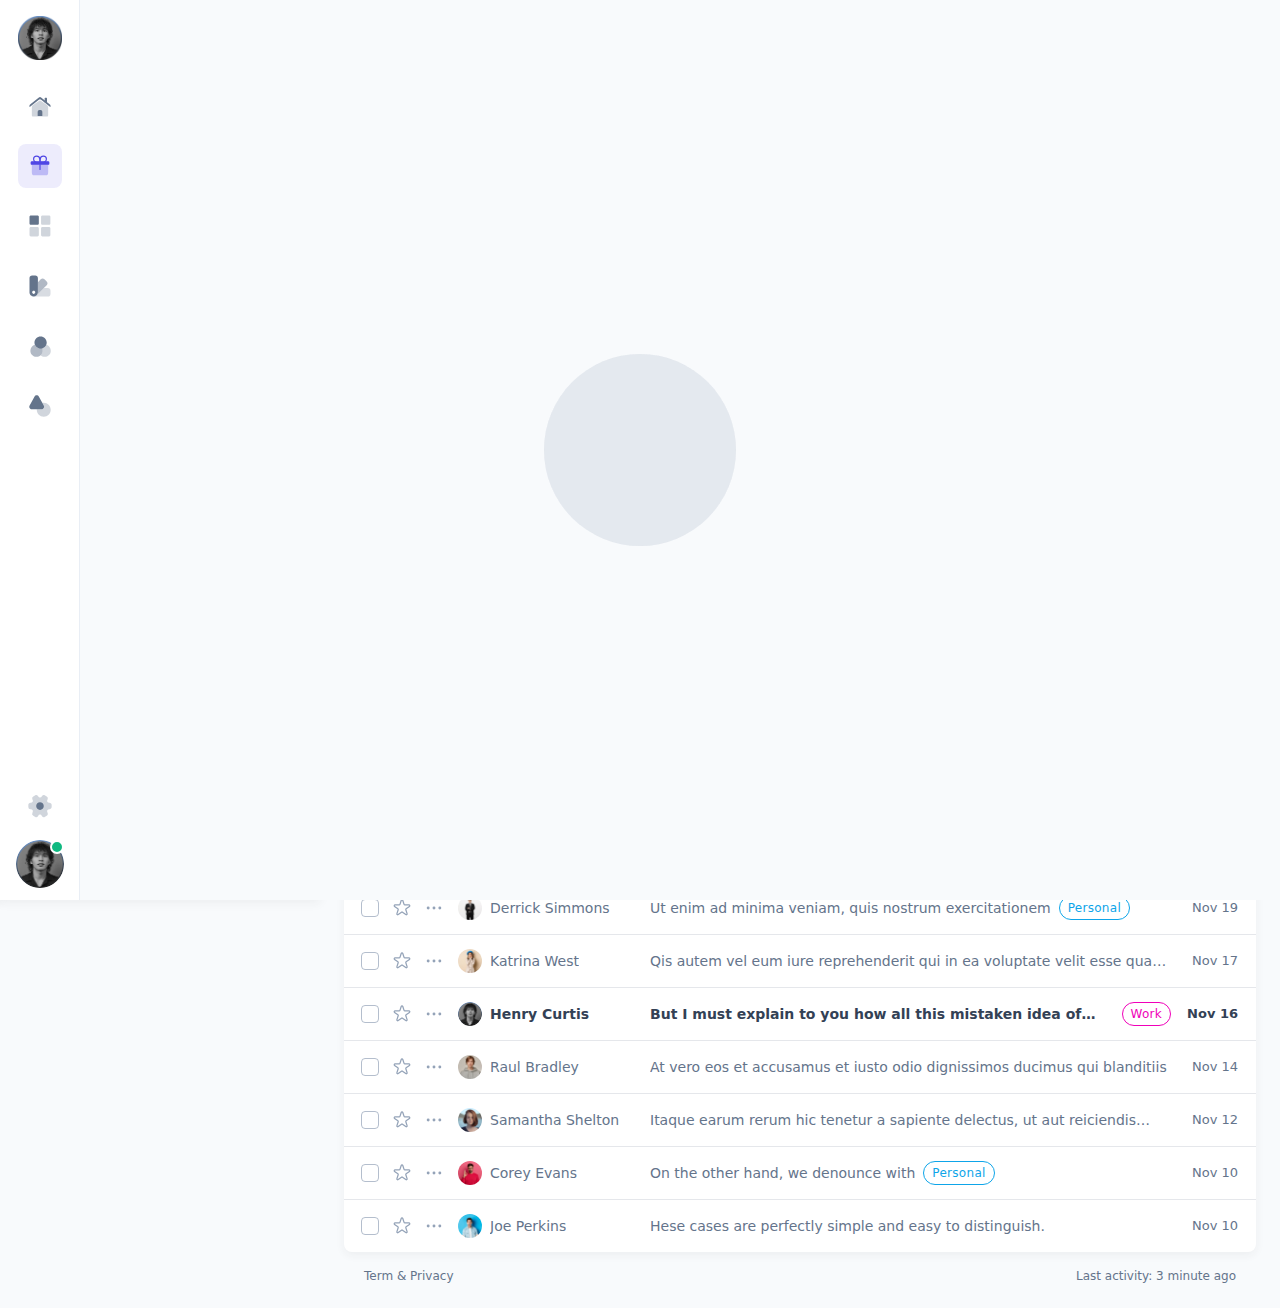
<file: apps-mail.html>
﻿<!DOCTYPE html>
<html lang="en">
  <head>
    <!-- Meta tags  -->
    <meta charset="UTF-8">
    <meta http-equiv="X-UA-Compatible" content="IE=edge">
    <meta name="viewport" content="width=device-width, user-scalable=no, initial-scale=1.0, maximum-scale=1.0, minimum-scale=1.0">

    <title>StarCodeKh - Mail App</title>
    <link rel="icon" type="image/png" href="images/favicon.png">

    <!-- CSS Assets -->
    <link rel="stylesheet" href="css/app.css">

    <!-- Javascript Assets -->
    <script src="js/app.js" defer=""></script>

    <!-- Fonts -->
    <link rel="preconnect" href="https://fonts.googleapis.com">
    <link rel="preconnect" href="https://fonts.gstatic.com" crossorigin="">
    <link href="css2?family=Inter:wght@400;500;600;700&family=Poppins:ital,wght@0,300;0,400;0,500;0,600;0,700;1,300;1,400;1,500;1,600;1,700&display=swap" rel="stylesheet">
    <script>
      /**
       * THIS SCRIPT REQUIRED FOR PREVENT FLICKERING IN SOME BROWSERS
       */
      localStorage.getItem("_x_darkMode_on") === "true" &&
        document.documentElement.classList.add("dark");
    </script>
  </head>

  <body x-data="" x-bind="$store.global.documentBody" class="has-min-sidebar is-sidebar-open is-header-blur">
    <!-- App preloader-->
    <div class="app-preloader fixed z-50 grid h-full w-full place-content-center bg-slate-50 dark:bg-navy-900">
      <div class="app-preloader-inner relative inline-block size-48"></div>
    </div>

    <!-- Page Wrapper -->
    <div id="root" class="min-h-100vh flex grow bg-slate-50 dark:bg-navy-900" x-cloak="">
      <!-- Sidebar -->
      <div class="sidebar print:hidden">
        <!-- Main Sidebar -->
        <div class="main-sidebar">
          <div class="flex h-full w-full flex-col items-center border-r border-slate-150 bg-white dark:border-navy-700 dark:bg-navy-800">
            <!-- Application Logo -->
            <div class="flex pt-4">
              <a href="index.htm.html">
                <img class="size-11 transition-transform duration-500 ease-in-out hover:rotate-[360deg]" src="images/app-logo.png" alt="logo">
              </a>
            </div>

            <!-- Main Sections Links -->
            <div class="is-scrollbar-hidden flex grow flex-col space-y-4 overflow-y-auto pt-6">
              <!-- Dashobards -->
              <a href="dashboards-crm-analytics.html" class="flex size-11 items-center justify-center rounded-lg outline-none transition-colors duration-200 hover:bg-primary/20 focus:bg-primary/20 active:bg-primary/25 dark:hover:bg-navy-300/20 dark:focus:bg-navy-300/20 dark:active:bg-navy-300/25" x-tooltip.placement.right="'Dashboards'">
                <svg class="size-7" xmlns="http://www.w3.org/2000/svg" fill="none" viewbox="0 0 24 24">
                  <path fill="currentColor" fill-opacity=".3" d="M5 14.059c0-1.01 0-1.514.222-1.945.221-.43.632-.724 1.453-1.31l4.163-2.974c.56-.4.842-.601 1.162-.601.32 0 .601.2 1.162.601l4.163 2.974c.821.586 1.232.88 1.453 1.31.222.43.222.935.222 1.945V19c0 .943 0 1.414-.293 1.707C18.414 21 17.943 21 17 21H7c-.943 0-1.414 0-1.707-.293C5 20.414 5 19.943 5 19v-4.94Z"></path>
                  <path fill="currentColor" d="M3 12.387c0 .267 0 .4.084.441.084.041.19-.04.4-.204l7.288-5.669c.59-.459.885-.688 1.228-.688.343 0 .638.23 1.228.688l7.288 5.669c.21.163.316.245.4.204.084-.04.084-.174.084-.441v-.409c0-.48 0-.72-.102-.928-.101-.208-.291-.355-.67-.65l-7-5.445c-.59-.459-.885-.688-1.228-.688-.343 0-.638.23-1.228.688l-7 5.445c-.379.295-.569.442-.67.65-.102.208-.102.448-.102.928v.409Z"></path>
                  <path fill="currentColor" d="M11.5 15.5h1A1.5 1.5 0 0 1 14 17v3.5h-4V17a1.5 1.5 0 0 1 1.5-1.5Z"></path>
                  <path fill="currentColor" d="M17.5 5h-1a.5.5 0 0 0-.5.5v3a.5.5 0 0 0 .5.5h1a.5.5 0 0 0 .5-.5v-3a.5.5 0 0 0-.5-.5Z"></path>
                </svg>
              </a>

              <!-- Apps -->
              <a href="apps-list.html" class="flex size-11 items-center justify-center rounded-lg bg-primary/10 text-primary outline-none transition-colors duration-200 hover:bg-primary/20 focus:bg-primary/20 active:bg-primary/25 dark:bg-navy-600 dark:text-accent-light dark:hover:bg-navy-450 dark:focus:bg-navy-450 dark:active:bg-navy-450/90" x-tooltip.placement.right="'Applications'">
                <svg class="size-7" viewbox="0 0 24 24" fill="none" xmlns="http://www.w3.org/2000/svg">
                  <path d="M5 8H19V16C19 17.8856 19 18.8284 18.4142 19.4142C17.8284 20 16.8856 20 15 20H9C7.11438 20 6.17157 20 5.58579 19.4142C5 18.8284 5 17.8856 5 16V8Z" fill="currentColor" fill-opacity="0.3"></path>
                  <path d="M12 8L11.7608 5.84709C11.6123 4.51089 10.4672 3.5 9.12282 3.5V3.5C7.68381 3.5 6.5 4.66655 6.5 6.10555V6.10555C6.5 6.97673 6.93539 7.79026 7.66025 8.2735L9.5 9.5" stroke="currentColor" stroke-linecap="round"></path>
                  <path d="M12 8L12.2392 5.84709C12.3877 4.51089 13.5328 3.5 14.8772 3.5V3.5C16.3162 3.5 17.5 4.66655 17.5 6.10555V6.10555C17.5 6.97673 17.0646 7.79026 16.3397 8.2735L14.5 9.5" stroke="currentColor" stroke-linecap="round"></path>
                  <rect x="4" y="8" width="16" height="3" rx="1" fill="currentColor"></rect>
                  <path d="M12 11V15" stroke="currentColor" stroke-linecap="round"></path>
                </svg>
              </a>

              <!-- Pages And Layouts -->
              <a href="pages-card-user-1.html" class="flex size-11 items-center justify-center rounded-lg outline-none transition-colors duration-200 hover:bg-primary/20 focus:bg-primary/20 active:bg-primary/25 dark:hover:bg-navy-300/20 dark:focus:bg-navy-300/20 dark:active:bg-navy-300/25" x-tooltip.placement.right="'Pages & Layouts'">
                <svg class="size-7" viewbox="0 0 24 24" fill="none" xmlns="http://www.w3.org/2000/svg">
                  <path d="M9.85714 3H4.14286C3.51167 3 3 3.51167 3 4.14286V9.85714C3 10.4883 3.51167 11 4.14286 11H9.85714C10.4883 11 11 10.4883 11 9.85714V4.14286C11 3.51167 10.4883 3 9.85714 3Z" fill="currentColor"></path>
                  <path d="M9.85714 12.8999H4.14286C3.51167 12.8999 3 13.4116 3 14.0428V19.757C3 20.3882 3.51167 20.8999 4.14286 20.8999H9.85714C10.4883 20.8999 11 20.3882 11 19.757V14.0428C11 13.4116 10.4883 12.8999 9.85714 12.8999Z" fill="currentColor" fill-opacity="0.3"></path>
                  <path d="M19.757 3H14.0428C13.4116 3 12.8999 3.51167 12.8999 4.14286V9.85714C12.8999 10.4883 13.4116 11 14.0428 11H19.757C20.3882 11 20.8999 10.4883 20.8999 9.85714V4.14286C20.8999 3.51167 20.3882 3 19.757 3Z" fill="currentColor" fill-opacity="0.3"></path>
                  <path d="M19.757 12.8999H14.0428C13.4116 12.8999 12.8999 13.4116 12.8999 14.0428V19.757C12.8999 20.3882 13.4116 20.8999 14.0428 20.8999H19.757C20.3882 20.8999 20.8999 20.3882 20.8999 19.757V14.0428C20.8999 13.4116 20.3882 12.8999 19.757 12.8999Z" fill="currentColor" fill-opacity="0.3"></path>
                </svg>
              </a>

              <!-- Forms -->
              <a href="form-input-text.html" class="flex size-11 items-center justify-center rounded-lg outline-none transition-colors duration-200 hover:bg-primary/20 focus:bg-primary/20 active:bg-primary/25 dark:hover:bg-navy-300/20 dark:focus:bg-navy-300/20 dark:active:bg-navy-300/25" x-tooltip.placement.right="'Forms'">
                <svg class="size-7" viewbox="0 0 24 24" fill="none" xmlns="http://www.w3.org/2000/svg">
                  <path fill-opacity="0.25" d="M21.0001 16.05V18.75C21.0001 20.1 20.1001 21 18.7501 21H6.6001C6.9691 21 7.3471 20.946 7.6981 20.829C7.7971 20.793 7.89609 20.757 7.99509 20.712C8.31009 20.586 8.61611 20.406 8.88611 20.172C8.96711 20.109 9.05711 20.028 9.13811 19.947L9.17409 19.911L15.2941 13.8H18.7501C20.1001 13.8 21.0001 14.7 21.0001 16.05Z" fill="currentColor"></path>
                  <path fill-opacity="0.5" d="M17.7324 11.361L15.2934 13.8L9.17334 19.9111C9.80333 19.2631 10.1993 18.372 10.1993 17.4V8.70601L12.6384 6.26701C13.5924 5.31301 14.8704 5.31301 15.8244 6.26701L17.7324 8.17501C18.6864 9.12901 18.6864 10.407 17.7324 11.361Z" fill="currentColor"></path>
                  <path d="M7.95 3H5.25C3.9 3 3 3.9 3 5.25V17.4C3 17.643 3.02699 17.886 3.07199 18.12C3.09899 18.237 3.12599 18.354 3.16199 18.471C3.20699 18.606 3.252 18.741 3.306 18.867C3.315 18.876 3.31501 18.885 3.31501 18.885C3.32401 18.885 3.32401 18.885 3.31501 18.894C3.44101 19.146 3.585 19.389 3.756 19.614C3.855 19.731 3.95401 19.839 4.05301 19.947C4.15201 20.055 4.26 20.145 4.377 20.235L4.38601 20.244C4.61101 20.415 4.854 20.559 5.106 20.685C5.115 20.676 5.11501 20.676 5.11501 20.685C5.25001 20.748 5.385 20.793 5.529 20.838C5.646 20.874 5.76301 20.901 5.88001 20.928C6.11401 20.973 6.357 21 6.6 21C6.969 21 7.347 20.946 7.698 20.829C7.797 20.793 7.89599 20.757 7.99499 20.712C8.30999 20.586 8.61601 20.406 8.88601 20.172C8.96701 20.109 9.05701 20.028 9.13801 19.947L9.17399 19.911C9.80399 19.263 10.2 18.372 10.2 17.4V5.25C10.2 3.9 9.3 3 7.95 3ZM6.6 18.75C5.853 18.75 5.25 18.147 5.25 17.4C5.25 16.653 5.853 16.05 6.6 16.05C7.347 16.05 7.95 16.653 7.95 17.4C7.95 18.147 7.347 18.75 6.6 18.75Z" fill="currentColor"></path>
                </svg>
              </a>

              <!-- Components -->
              <a href="components-accordion.html" class="flex size-11 items-center justify-center rounded-lg outline-none transition-colors duration-200 hover:bg-primary/20 focus:bg-primary/20 active:bg-primary/25 dark:hover:bg-navy-300/20 dark:focus:bg-navy-300/20 dark:active:bg-navy-300/25" x-tooltip.placement.right="'Components'">
                <svg class="size-7" viewbox="0 0 24 24" fill="none" xmlns="http://www.w3.org/2000/svg">
                  <path fill-opacity="0.5" d="M14.2498 16C14.2498 17.5487 13.576 18.9487 12.4998 19.9025C11.5723 20.7425 10.3473 21.25 8.99976 21.25C6.10351 21.25 3.74976 18.8962 3.74976 16C3.74976 13.585 5.39476 11.5375 7.61726 10.9337C8.22101 12.4562 9.51601 13.6287 11.1173 14.0662C11.5548 14.1887 12.0185 14.25 12.4998 14.25C12.981 14.25 13.4448 14.1887 13.8823 14.0662C14.1185 14.6612 14.2498 15.3175 14.2498 16Z" fill="currentColor"></path>
                  <path d="M17.75 9.00012C17.75 9.68262 17.6187 10.3389 17.3825 10.9339C16.7787 12.4564 15.4837 13.6289 13.8825 14.0664C13.445 14.1889 12.9813 14.2501 12.5 14.2501C12.0187 14.2501 11.555 14.1889 11.1175 14.0664C9.51625 13.6289 8.22125 12.4564 7.6175 10.9339C7.38125 10.3389 7.25 9.68262 7.25 9.00012C7.25 6.10387 9.60375 3.75012 12.5 3.75012C15.3962 3.75012 17.75 6.10387 17.75 9.00012Z" fill="currentColor"></path>
                  <path fill-opacity="0.3" d="M21.25 16C21.25 18.8962 18.8962 21.25 16 21.25C14.6525 21.25 13.4275 20.7425 12.5 19.9025C13.5763 18.9487 14.25 17.5487 14.25 16C14.25 15.3175 14.1187 14.6612 13.8825 14.0662C15.4837 13.6287 16.7787 12.4562 17.3825 10.9337C19.605 11.5375 21.25 13.585 21.25 16Z" fill="currentColor"></path>
                </svg>
              </a>

              <!-- Elements -->
              <a href="elements-avatar.html" class="flex size-11 items-center justify-center rounded-lg outline-none transition-colors duration-200 hover:bg-primary/20 focus:bg-primary/20 active:bg-primary/25 dark:hover:bg-navy-300/20 dark:focus:bg-navy-300/20 dark:active:bg-navy-300/25" x-tooltip.placement.right="'Elements'">
                <svg class="size-7" viewbox="0 0 24 24" fill="none" xmlns="http://www.w3.org/2000/svg">
                  <path d="M13.3111 14.75H5.03356C3.36523 14.75 2.30189 12.9625 3.10856 11.4958L5.24439 7.60911L7.24273 3.96995C8.07689 2.45745 10.2586 2.45745 11.0927 3.96995L13.1002 7.60911L14.0627 9.35995L15.2361 11.4958C16.0427 12.9625 14.9794 14.75 13.3111 14.75Z" fill="currentColor"></path>
                  <path fill-opacity="0.3" d="M21.1667 15.2083C21.1667 18.4992 18.4992 21.1667 15.2083 21.1667C11.9175 21.1667 9.25 18.4992 9.25 15.2083C9.25 15.0525 9.25917 14.9058 9.26833 14.75H13.3108C14.9792 14.75 16.0425 12.9625 15.2358 11.4958L14.0625 9.36C14.4292 9.28666 14.8142 9.25 15.2083 9.25C18.4992 9.25 21.1667 11.9175 21.1667 15.2083Z" fill="currentColor"></path>
                </svg>
              </a>
            </div>

            <!-- Bottom Links -->
            <div class="flex flex-col items-center space-y-3 py-3">
              <!-- Settings -->
              <a href="form-layout-5.html" class="flex size-11 items-center justify-center rounded-lg outline-none transition-colors duration-200 hover:bg-primary/20 focus:bg-primary/20 active:bg-primary/25 dark:hover:bg-navy-300/20 dark:focus:bg-navy-300/20 dark:active:bg-navy-300/25">
                <svg class="size-7" viewbox="0 0 24 24" fill="none" xmlns="http://www.w3.org/2000/svg">
                  <path fill-opacity="0.3" fill="currentColor" d="M2 12.947v-1.771c0-1.047.85-1.913 1.899-1.913 1.81 0 2.549-1.288 1.64-2.868a1.919 1.919 0 0 1 .699-2.607l1.729-.996c.79-.474 1.81-.192 2.279.603l.11.192c.9 1.58 2.379 1.58 3.288 0l.11-.192c.47-.795 1.49-1.077 2.279-.603l1.73.996a1.92 1.92 0 0 1 .699 2.607c-.91 1.58-.17 2.868 1.639 2.868 1.04 0 1.899.856 1.899 1.912v1.772c0 1.047-.85 1.912-1.9 1.912-1.808 0-2.548 1.288-1.638 2.869.52.915.21 2.083-.7 2.606l-1.729.997c-.79.473-1.81.191-2.279-.604l-.11-.191c-.9-1.58-2.379-1.58-3.288 0l-.11.19c-.47.796-1.49 1.078-2.279.605l-1.73-.997a1.919 1.919 0 0 1-.699-2.606c.91-1.58.17-2.869-1.639-2.869A1.911 1.911 0 0 1 2 12.947Z"></path>
                  <path fill="currentColor" d="M11.995 15.332c1.794 0 3.248-1.464 3.248-3.27 0-1.807-1.454-3.272-3.248-3.272-1.794 0-3.248 1.465-3.248 3.271 0 1.807 1.454 3.271 3.248 3.271Z"></path>
                </svg>
              </a>

              <!-- Profile -->
              <div x-data="usePopper({placement:'right-end',offset:12})" @click.outside="isShowPopper && (isShowPopper = false)" class="flex">
                <button @click="isShowPopper = !isShowPopper" x-ref="popperRef" class="avatar size-12">
                  <img class="rounded-full" src="images/avatar/avatar-12.jpg" alt="avatar">
                  <span class="absolute right-0 size-3.5 rounded-full border-2 border-white bg-success dark:border-navy-700"></span>
                </button>

                <div :class="isShowPopper && 'show'" class="popper-root fixed" x-ref="popperRoot">
                  <div class="popper-box w-64 rounded-lg border border-slate-150 bg-white shadow-soft dark:border-navy-600 dark:bg-navy-700">
                    <div class="flex items-center space-x-4 rounded-t-lg bg-slate-100 py-5 px-4 dark:bg-navy-800">
                      <div class="avatar size-14">
                        <img class="rounded-full" src="images/avatar/avatar-12.jpg" alt="avatar">
                      </div>
                      <div>
                        <a href="#" class="text-base font-medium text-slate-700 hover:text-primary focus:text-primary dark:text-navy-100 dark:hover:text-accent-light dark:focus:text-accent-light">
                          StarCodeKh
                        </a>
                        <p class="text-xs text-slate-400 dark:text-navy-300">
                          Full-Stack Developer
                        </p>
                      </div>
                    </div>
                    <div class="flex flex-col pt-2 pb-5">
                      <a href="#" class="group flex items-center space-x-3 py-2 px-4 tracking-wide outline-none transition-all hover:bg-slate-100 focus:bg-slate-100 dark:hover:bg-navy-600 dark:focus:bg-navy-600">
                        <div class="flex size-8 items-center justify-center rounded-lg bg-warning text-white">
                          <svg xmlns="http://www.w3.org/2000/svg" class="size-4.5" fill="none" viewbox="0 0 24 24" stroke="currentColor" stroke-width="2">
                            <path stroke-linecap="round" stroke-linejoin="round" d="M16 7a4 4 0 11-8 0 4 4 0 018 0zM12 14a7 7 0 00-7 7h14a7 7 0 00-7-7z"></path>
                          </svg>
                        </div>

                        <div>
                          <h2 class="font-medium text-slate-700 transition-colors group-hover:text-primary group-focus:text-primary dark:text-navy-100 dark:group-hover:text-accent-light dark:group-focus:text-accent-light">
                            Profile
                          </h2>
                          <div class="text-xs text-slate-400 line-clamp-1 dark:text-navy-300">
                            Your profile setting
                          </div>
                        </div>
                      </a>
                      <a href="#" class="group flex items-center space-x-3 py-2 px-4 tracking-wide outline-none transition-all hover:bg-slate-100 focus:bg-slate-100 dark:hover:bg-navy-600 dark:focus:bg-navy-600">
                        <div class="flex size-8 items-center justify-center rounded-lg bg-info text-white">
                          <svg xmlns="http://www.w3.org/2000/svg" class="size-4.5" fill="none" viewbox="0 0 24 24" stroke="currentColor" stroke-width="2">
                            <path stroke-linecap="round" stroke-linejoin="round" d="M8 12h.01M12 12h.01M16 12h.01M21 12c0 4.418-4.03 8-9 8a9.863 9.863 0 01-4.255-.949L3 20l1.395-3.72C3.512 15.042 3 13.574 3 12c0-4.418 4.03-8 9-8s9 3.582 9 8z"></path>
                          </svg>
                        </div>

                        <div>
                          <h2 class="font-medium text-slate-700 transition-colors group-hover:text-primary group-focus:text-primary dark:text-navy-100 dark:group-hover:text-accent-light dark:group-focus:text-accent-light">
                            Messages
                          </h2>
                          <div class="text-xs text-slate-400 line-clamp-1 dark:text-navy-300">
                            Your messages and tasks
                          </div>
                        </div>
                      </a>
                      <a href="#" class="group flex items-center space-x-3 py-2 px-4 tracking-wide outline-none transition-all hover:bg-slate-100 focus:bg-slate-100 dark:hover:bg-navy-600 dark:focus:bg-navy-600">
                        <div class="flex size-8 items-center justify-center rounded-lg bg-secondary text-white">
                          <svg xmlns="http://www.w3.org/2000/svg" class="size-4.5" fill="none" viewbox="0 0 24 24" stroke="currentColor" stroke-width="2">
                            <path stroke-linecap="round" stroke-linejoin="round" d="M17 20h5v-2a3 3 0 00-5.356-1.857M17 20H7m10 0v-2c0-.656-.126-1.283-.356-1.857M7 20H2v-2a3 3 0 015.356-1.857M7 20v-2c0-.656.126-1.283.356-1.857m0 0a5.002 5.002 0 019.288 0M15 7a3 3 0 11-6 0 3 3 0 016 0zm6 3a2 2 0 11-4 0 2 2 0 014 0zM7 10a2 2 0 11-4 0 2 2 0 014 0z"></path>
                          </svg>
                        </div>

                        <div>
                          <h2 class="font-medium text-slate-700 transition-colors group-hover:text-primary group-focus:text-primary dark:text-navy-100 dark:group-hover:text-accent-light dark:group-focus:text-accent-light">
                            Team
                          </h2>
                          <div class="text-xs text-slate-400 line-clamp-1 dark:text-navy-300">
                            Your team activity
                          </div>
                        </div>
                      </a>
                      <a href="#" class="group flex items-center space-x-3 py-2 px-4 tracking-wide outline-none transition-all hover:bg-slate-100 focus:bg-slate-100 dark:hover:bg-navy-600 dark:focus:bg-navy-600">
                        <div class="flex size-8 items-center justify-center rounded-lg bg-error text-white">
                          <svg xmlns="http://www.w3.org/2000/svg" class="size-4.5" fill="none" viewbox="0 0 24 24" stroke="currentColor" stroke-width="2">
                            <path stroke-linecap="round" stroke-linejoin="round" d="M9 17v-2m3 2v-4m3 4v-6m2 10H7a2 2 0 01-2-2V5a2 2 0 012-2h5.586a1 1 0 01.707.293l5.414 5.414a1 1 0 01.293.707V19a2 2 0 01-2 2z"></path>
                          </svg>
                        </div>

                        <div>
                          <h2 class="font-medium text-slate-700 transition-colors group-hover:text-primary group-focus:text-primary dark:text-navy-100 dark:group-hover:text-accent-light dark:group-focus:text-accent-light">
                            Activity
                          </h2>
                          <div class="text-xs text-slate-400 line-clamp-1 dark:text-navy-300">
                            Your activity and events
                          </div>
                        </div>
                      </a>
                      <a href="#" class="group flex items-center space-x-3 py-2 px-4 tracking-wide outline-none transition-all hover:bg-slate-100 focus:bg-slate-100 dark:hover:bg-navy-600 dark:focus:bg-navy-600">
                        <div class="flex size-8 items-center justify-center rounded-lg bg-success text-white">
                          <svg xmlns="http://www.w3.org/2000/svg" class="size-4.5" fill="none" viewbox="0 0 24 24" stroke="currentColor" stroke-width="2">
                            <path stroke-linecap="round" stroke-linejoin="round" d="M10.325 4.317c.426-1.756 2.924-1.756 3.35 0a1.724 1.724 0 002.573 1.066c1.543-.94 3.31.826 2.37 2.37a1.724 1.724 0 001.065 2.572c1.756.426 1.756 2.924 0 3.35a1.724 1.724 0 00-1.066 2.573c.94 1.543-.826 3.31-2.37 2.37a1.724 1.724 0 00-2.572 1.065c-.426 1.756-2.924 1.756-3.35 0a1.724 1.724 0 00-2.573-1.066c-1.543.94-3.31-.826-2.37-2.37a1.724 1.724 0 00-1.065-2.572c-1.756-.426-1.756-2.924 0-3.35a1.724 1.724 0 001.066-2.573c-.94-1.543.826-3.31 2.37-2.37.996.608 2.296.07 2.572-1.065z"></path>
                            <path stroke-linecap="round" stroke-linejoin="round" d="M15 12a3 3 0 11-6 0 3 3 0 016 0z"></path>
                          </svg>
                        </div>

                        <div>
                          <h2 class="font-medium text-slate-700 transition-colors group-hover:text-primary group-focus:text-primary dark:text-navy-100 dark:group-hover:text-accent-light dark:group-focus:text-accent-light">
                            Settings
                          </h2>
                          <div class="text-xs text-slate-400 line-clamp-1 dark:text-navy-300">
                            Webapp settings
                          </div>
                        </div>
                      </a>
                      <div class="mt-3 px-4">
                        <button class="btn h-9 w-full space-x-2 bg-primary text-white hover:bg-primary-focus focus:bg-primary-focus active:bg-primary-focus/90 dark:bg-accent dark:hover:bg-accent-focus dark:focus:bg-accent-focus dark:active:bg-accent/90">
                          <svg xmlns="http://www.w3.org/2000/svg" class="size-5" fill="none" viewbox="0 0 24 24" stroke="currentColor">
                            <path stroke-linecap="round" stroke-linejoin="round" stroke-width="1.5" d="M17 16l4-4m0 0l-4-4m4 4H7m6 4v1a3 3 0 01-3 3H6a3 3 0 01-3-3V7a3 3 0 013-3h4a3 3 0 013 3v1"></path>
                          </svg>
                          <span>Logout</span>
                        </button>
                      </div>
                    </div>
                  </div>
                </div>
              </div>
            </div>
          </div>
        </div>

        <!-- Sidebar Panel -->
        <div class="sidebar-panel">
          <div class="flex h-full grow flex-col bg-white pl-[var(--main-sidebar-width)] dark:bg-navy-750">
            <!-- Sidebar Panel Header -->
            <div class="flex h-18 w-full items-center justify-between pl-4 pr-1">
              <div class="flex items-center">
                <div class="avatar mr-3 hidden size-9 lg:flex">
                  <div class="is-initial rounded-full bg-warning/10 text-warning">
                    <svg xmlns="http://www.w3.org/2000/svg" class="size-5" fill="none" viewbox="0 0 24 24" stroke="currentColor" stroke-width="2">
                      <path stroke-linecap="round" stroke-linejoin="round" d="M3 8l7.89 5.26a2 2 0 002.22 0L21 8M5 19h14a2 2 0 002-2V7a2 2 0 00-2-2H5a2 2 0 00-2 2v10a2 2 0 002 2z"></path>
                    </svg>
                  </div>
                </div>
                <p class="text-lg font-medium tracking-wider text-slate-800 line-clamp-1 dark:text-navy-100">
                  Mail
                </p>
              </div>
              <button @click="$store.global.isSidebarExpanded = false" class="btn size-7 rounded-full p-0 text-primary hover:bg-slate-300/20 focus:bg-slate-300/20 active:bg-slate-300/25 dark:text-accent-light/80 dark:hover:bg-navy-300/20 dark:focus:bg-navy-300/20 dark:active:bg-navy-300/25 xl:hidden">
                <svg xmlns="http://www.w3.org/2000/svg" class="size-6" fill="none" viewbox="0 0 24 24" stroke="currentColor">
                  <path stroke-linecap="round" stroke-linejoin="round" stroke-width="2" d="M15 19l-7-7 7-7"></path>
                </svg>
              </button>
            </div>

            <!-- Sidebar Panel Body -->
            <div class="flex h-[calc(100%-4.5rem)] grow flex-col">
              <div class="is-scrollbar-hidden grow overflow-y-auto">
                <div class="mt-2 px-4">
                  <button class="btn w-full space-x-2 rounded-full border border-slate-200 py-2 font-medium text-slate-800 hover:bg-slate-150 focus:bg-slate-150 active:bg-slate-150/80 dark:border-navy-500 dark:text-navy-50 dark:hover:bg-navy-500 dark:focus:bg-navy-500 dark:active:bg-navy-500/90">
                    <svg xmlns="http://www.w3.org/2000/svg" class="size-4.5" fill="none" viewbox="0 0 24 24" stroke="currentColor" stroke-width="1.5">
                      <path stroke-linecap="round" stroke-linejoin="round" d="M12 4v16m8-8H4"></path>
                    </svg>
                    <span> New Message</span>
                  </button>
                </div>
                <ul class="mt-4 space-y-1.5 px-2 font-inter text-xs+ font-medium">
                  <li>
                    <a class="group flex justify-between space-x-2 rounded-lg bg-primary/10 p-2 tracking-wide text-primary outline-none transition-all dark:bg-accent-light/10 dark:text-accent-light" href="#">
                      <div class="flex items-center space-x-2">
                        <svg xmlns="http://www.w3.org/2000/svg" class="size-4.5" fill="none" viewbox="0 0 24 24" stroke="currentColor">
                          <path stroke-linecap="round" stroke-linejoin="round" stroke-width="1.5" d="M8 4H6a2 2 0 00-2 2v12a2 2 0 002 2h12a2 2 0 002-2V6a2 2 0 00-2-2h-2m-4-1v8m0 0l3-3m-3 3L9 8m-5 5h2.586a1 1 0 01.707.293l2.414 2.414a1 1 0 00.707.293h3.172a1 1 0 00.707-.293l2.414-2.414a1 1 0 01.707-.293H20"></path>
                        </svg>
                        <span>Inbox</span>
                      </div>
                      <span class="text-primary dark:text-accent-light">2</span>
                    </a>
                  </li>
                  <li>
                    <a class="group flex justify-between space-x-2 rounded-lg p-2 tracking-wide text-slate-800 outline-none transition-all hover:bg-slate-100 focus:bg-slate-100 dark:text-navy-100 dark:hover:bg-navy-600 dark:focus:bg-navy-600" href="#">
                      <div class="flex items-center space-x-2">
                        <svg xmlns="http://www.w3.org/2000/svg" class="size-4.5 text-slate-400 transition-colors group-hover:text-slate-500 group-focus:text-slate-500 dark:text-navy-300 dark:group-hover:text-navy-200 dark:group-focus:text-navy-200" fill="none" viewbox="0 0 24 24">
                          <path fill="currentColor" d="m8.625 3.37.353-.661-.353.661Zm10.49 5.602-.354.662.353-.662Zm-.005 6.082.352.662-.352-.662ZM8.626 20.632l-.352-.662.352.662Zm-4.461-4.08-.718-.216.718.216Zm-.007-9.107-.718.215.718-.215Zm4.713 5.323a.75.75 0 0 0 0-1.5v1.5Zm-.6-8.736 10.49 5.602.707-1.323-10.49-5.602-.707 1.323Zm10.487 10.36L8.274 19.97l.704 1.324 10.484-5.578-.704-1.324ZM4.883 16.768l1.364-4.534-1.437-.432-1.363 4.534 1.436.432Zm1.364-4.965-1.37-4.574-1.437.43 1.37 4.574 1.437-.43Zm-.719.965h3.343v-1.5H5.528v1.5Zm2.746 7.202c-.95.505-1.94.289-2.643-.353-.706-.646-1.091-1.708-.748-2.85l-1.436-.431c-.519 1.724.064 3.374 1.172 4.388 1.113 1.017 2.783 1.409 4.36.57l-.705-1.324ZM18.76 9.634c1.82.972 1.818 3.79-.003 4.758l.704 1.325c2.882-1.534 2.884-5.869.006-7.406l-.707 1.323ZM8.978 2.709c-1.575-.841-3.246-.453-4.36.564C3.507 4.285 2.922 5.935 3.44 7.66l1.437-.43c-.343-1.143.044-2.204.751-2.85.703-.64 1.694-.855 2.643-.348l.707-1.323Z"></path>
                        </svg>

                        <span class="text-slate-800 dark:text-navy-100">Sent</span>
                      </div>
                    </a>
                  </li>
                  <li>
                    <a class="group flex justify-between space-x-2 rounded-lg p-2 tracking-wide text-slate-800 outline-none transition-all hover:bg-slate-100 focus:bg-slate-100 dark:text-navy-100 dark:hover:bg-navy-600 dark:focus:bg-navy-600" href="#">
                      <div class="flex items-center space-x-2">
                        <svg xmlns="http://www.w3.org/2000/svg" class="size-4.5 text-slate-400 transition-colors group-hover:text-slate-500 group-focus:text-slate-500 dark:text-navy-300 dark:group-hover:text-navy-200 dark:group-focus:text-navy-200" fill="none" viewbox="0 0 24 24" stroke-width="1.5" stroke="currentColor">
                          <path stroke-linecap="round" stroke-linejoin="round" d="M9 12h6m-6 4h6m2 5H7a2 2 0 01-2-2V5a2 2 0 012-2h5.586a1 1 0 01.707.293l5.414 5.414a1 1 0 01.293.707V19a2 2 0 01-2 2z"></path>
                        </svg>

                        <span class="text-slate-800 dark:text-navy-100">Draft</span>
                      </div>
                    </a>
                  </li>
                  <li>
                    <a class="group flex justify-between space-x-2 rounded-lg p-2 tracking-wide text-slate-800 outline-none transition-all hover:bg-slate-100 focus:bg-slate-100 dark:text-navy-100 dark:hover:bg-navy-600 dark:focus:bg-navy-600" href="#">
                      <div class="flex items-center space-x-2">
                        <svg xmlns="http://www.w3.org/2000/svg" class="size-4.5 text-slate-400 transition-colors group-hover:text-slate-500 group-focus:text-slate-500 dark:text-navy-300 dark:group-hover:text-navy-200 dark:group-focus:text-navy-200" fill="none" viewbox="0 0 24 24" stroke-width="1.5" stroke="currentColor">
                          <path stroke-linecap="round" stroke-linejoin="round" d="M18.364 18.364A9 9 0 005.636 5.636m12.728 12.728A9 9 0 015.636 5.636m12.728 12.728L5.636 5.636"></path>
                        </svg>

                        <span class="text-slate-800 dark:text-navy-100">Span</span>
                      </div>
                      <span class="text-primary dark:text-accent-light">4</span>
                    </a>
                  </li>
                  <li>
                    <a class="group flex justify-between space-x-2 rounded-lg p-2 tracking-wide text-error outline-none transition-all hover:bg-error/20 focus:bg-error/20" href="#">
                      <div class="flex items-center space-x-2">
                        <svg xmlns="http://www.w3.org/2000/svg" class="size-4.5" fill="none" viewbox="0 0 24 24" stroke-width="1.5" stroke="currentColor">
                          <path stroke-linecap="round" stroke-linejoin="round" d="M19 7l-.867 12.142A2 2 0 0116.138 21H7.862a2 2 0 01-1.995-1.858L5 7m5 4v6m4-6v6m1-10V4a1 1 0 00-1-1h-4a1 1 0 00-1 1v3M4 7h16"></path>
                        </svg>

                        <span>Trash</span>
                      </div>
                    </a>
                  </li>
                </ul>
                <div class="my-3 mx-4 h-px bg-slate-200 dark:bg-navy-500"></div>

                <div class="flex items-center justify-between px-4">
                  <span class="text-xs font-medium uppercase">Labels </span>
                  <div class="-mr-1.5 flex">
                    <button class="btn size-6 rounded-full p-0 hover:bg-slate-300/20 focus:bg-slate-300/20 active:bg-slate-300/25 dark:hover:bg-navy-300/20 dark:focus:bg-navy-300/20 dark:active:bg-navy-300/25">
                      <svg xmlns="http://www.w3.org/2000/svg" class="size-3.5" fill="none" viewbox="0 0 24 24" stroke="currentColor" stroke-width="2">
                        <path stroke-linecap="round" stroke-linejoin="round" d="M21 21l-6-6m2-5a7 7 0 11-14 0 7 7 0 0114 0z"></path>
                      </svg>
                    </button>

                    <div x-data="usePopper({placement:'bottom-end',offset:4})" @click.outside="isShowPopper && (isShowPopper = false)" class="inline-flex">
                      <button x-ref="popperRef" @click="isShowPopper = !isShowPopper" class="btn size-6 rounded-full p-0 hover:bg-slate-300/20 focus:bg-slate-300/20 active:bg-slate-300/25 dark:hover:bg-navy-300/20 dark:focus:bg-navy-300/20 dark:active:bg-navy-300/25">
                        <svg xmlns="http://www.w3.org/2000/svg" class="size-3.5" fill="none" viewbox="0 0 24 24" stroke="currentColor" stroke-width="2">
                          <path stroke-linecap="round" stroke-linejoin="round" d="M12 5v.01M12 12v.01M12 19v.01M12 6a1 1 0 110-2 1 1 0 010 2zm0 7a1 1 0 110-2 1 1 0 010 2zm0 7a1 1 0 110-2 1 1 0 010 2z"></path>
                        </svg>
                      </button>

                      <div x-ref="popperRoot" class="popper-root" :class="isShowPopper && 'show'">
                        <div class="popper-box rounded-md border border-slate-150 bg-white py-1.5 font-inter dark:border-navy-500 dark:bg-navy-700">
                          <ul>
                            <li>
                              <a href="#" class="flex h-8 items-center px-3 pr-8 font-medium tracking-wide outline-none transition-all hover:bg-slate-100 hover:text-slate-800 focus:bg-slate-100 focus:text-slate-800 dark:hover:bg-navy-600 dark:hover:text-navy-100 dark:focus:bg-navy-600 dark:focus:text-navy-100">Action</a>
                            </li>
                            <li>
                              <a href="#" class="flex h-8 items-center px-3 pr-8 font-medium tracking-wide outline-none transition-all hover:bg-slate-100 hover:text-slate-800 focus:bg-slate-100 focus:text-slate-800 dark:hover:bg-navy-600 dark:hover:text-navy-100 dark:focus:bg-navy-600 dark:focus:text-navy-100">Another Action</a>
                            </li>
                            <li>
                              <a href="#" class="flex h-8 items-center px-3 pr-8 font-medium tracking-wide outline-none transition-all hover:bg-slate-100 hover:text-slate-800 focus:bg-slate-100 focus:text-slate-800 dark:hover:bg-navy-600 dark:hover:text-navy-100 dark:focus:bg-navy-600 dark:focus:text-navy-100">Something else</a>
                            </li>
                          </ul>
                          <div class="my-1 h-px bg-slate-150 dark:bg-navy-500"></div>
                          <ul>
                            <li>
                              <a href="#" class="flex h-8 items-center px-3 pr-8 font-medium tracking-wide outline-none transition-all hover:bg-slate-100 hover:text-slate-800 focus:bg-slate-100 focus:text-slate-800 dark:hover:bg-navy-600 dark:hover:text-navy-100 dark:focus:bg-navy-600 dark:focus:text-navy-100">Separated Link</a>
                            </li>
                          </ul>
                        </div>
                      </div>
                    </div>
                  </div>
                </div>

                <ul class="mt-1 space-y-1.5 px-2 font-inter text-xs+ font-medium">
                  <li>
                    <a class="group flex space-x-2 rounded-lg p-2 tracking-wide text-slate-800 outline-none transition-all hover:bg-slate-100 focus:bg-slate-100 dark:text-navy-100 dark:hover:bg-navy-600 dark:focus:bg-navy-600" href="#">
                      <svg xmlns="http://www.w3.org/2000/svg" class="size-4.5 text-slate-400 transition-colors group-hover:text-slate-500 group-focus:text-slate-500 dark:text-navy-300 dark:group-hover:text-navy-200 dark:group-focus:text-navy-200" fill="none" viewbox="0 0 24 24" stroke="currentColor">
                        <path stroke-linecap="round" stroke-linejoin="round" stroke-width="1.5" d="M11.049 2.927c.3-.921 1.603-.921 1.902 0l1.519 4.674a1 1 0 00.95.69h4.915c.969 0 1.371 1.24.588 1.81l-3.976 2.888a1 1 0 00-.363 1.118l1.518 4.674c.3.922-.755 1.688-1.538 1.118l-3.976-2.888a1 1 0 00-1.176 0l-3.976 2.888c-.783.57-1.838-.197-1.538-1.118l1.518-4.674a1 1 0 00-.363-1.118l-3.976-2.888c-.784-.57-.38-1.81.588-1.81h4.914a1 1 0 00.951-.69l1.519-4.674z"></path>
                      </svg>
                      <span class="text-slate-800 dark:text-navy-100">Important</span>
                    </a>
                  </li>
                  <li>
                    <a class="group flex space-x-2 rounded-lg p-2 tracking-wide text-slate-800 outline-none transition-all hover:bg-slate-100 focus:bg-slate-100 dark:text-navy-100 dark:hover:bg-navy-600 dark:focus:bg-navy-600" href="#">
                      <svg xmlns="http://www.w3.org/2000/svg" class="size-4.5 text-slate-400 transition-colors group-hover:text-slate-500 group-focus:text-slate-500 dark:text-navy-300 dark:group-hover:text-navy-200 dark:group-focus:text-navy-200" fill="none" viewbox="0 0 24 24" stroke="currentColor" stroke-width="1.5">
                        <path stroke-linecap="round" stroke-linejoin="round" d="M5 5a2 2 0 012-2h10a2 2 0 012 2v16l-7-3.5L5 21V5z"></path>
                      </svg>
                      <span class="text-slate-800 dark:text-navy-100">Saved</span>
                    </a>
                  </li>
                  <li>
                    <a class="group flex space-x-2 rounded-lg p-2 tracking-wide text-slate-800 outline-none transition-all hover:bg-slate-100 focus:bg-slate-100 dark:text-navy-100 dark:hover:bg-navy-600 dark:focus:bg-navy-600" href="#">
                      <svg xmlns="http://www.w3.org/2000/svg" class="size-4.5 text-slate-400 transition-colors group-hover:text-slate-500 group-focus:text-slate-500 dark:text-navy-300 dark:group-hover:text-navy-200 dark:group-focus:text-navy-200" fill="none" viewbox="0 0 24 24" stroke="currentColor" stroke-width="1.5">
                        <path stroke-linecap="round" stroke-linejoin="round" d="M5 8h14M5 8a2 2 0 110-4h14a2 2 0 110 4M5 8v10a2 2 0 002 2h10a2 2 0 002-2V8m-9 4h4"></path>
                      </svg>
                      <span class="text-slate-800 dark:text-navy-100">Archive</span>
                    </a>
                  </li>
                  <li>
                    <a class="group flex space-x-2 rounded-lg p-2 tracking-wide text-slate-800 outline-none transition-all hover:bg-slate-100 focus:bg-slate-100 dark:text-navy-100 dark:hover:bg-navy-600 dark:focus:bg-navy-600" href="#">
                      <svg xmlns="http://www.w3.org/2000/svg" class="size-4.5 text-secondary dark:text-secondary-light" fill="none" viewbox="0 0 24 24" stroke="currentColor" stroke-width="1.5">
                        <path stroke-linecap="round" stroke-linejoin="round" d="M7 7h.01M7 3h5c.512 0 1.024.195 1.414.586l7 7a2 2 0 010 2.828l-7 7a2 2 0 01-2.828 0l-7-7A1.994 1.994 0 013 12V7a4 4 0 014-4z"></path>
                      </svg>
                      <span class="text-slate-800 dark:text-navy-100">Work</span>
                    </a>
                  </li>
                  <li>
                    <a class="group flex space-x-2 rounded-lg p-2 tracking-wide text-slate-800 outline-none transition-all hover:bg-slate-100 focus:bg-slate-100 dark:text-navy-100 dark:hover:bg-navy-600 dark:focus:bg-navy-600" href="#">
                      <svg xmlns="http://www.w3.org/2000/svg" class="size-4.5 text-info" fill="none" viewbox="0 0 24 24" stroke="currentColor" stroke-width="1.5">
                        <path stroke-linecap="round" stroke-linejoin="round" d="M7 7h.01M7 3h5c.512 0 1.024.195 1.414.586l7 7a2 2 0 010 2.828l-7 7a2 2 0 01-2.828 0l-7-7A1.994 1.994 0 013 12V7a4 4 0 014-4z"></path>
                      </svg>
                      <span class="text-slate-800 dark:text-navy-100">Personal</span>
                    </a>
                  </li>
                </ul>
              </div>

              <div class="flex flex-col p-4">
                <div class="progress h-2 bg-slate-150 dark:bg-navy-500">
                  <div class="w-7/12 rounded-full bg-info"></div>
                </div>
                <div class="mt-2 flex items-center justify-between">
                  <p>
                    <span class="font-medium text-slate-600 dark:text-navy-100">35GB</span>
                    of 1TB
                  </p>
                  <a href="#" class="text-xs+ font-medium text-primary outline-none transition-colors duration-300 hover:text-primary/70 focus:text-primary/70 dark:text-accent-light dark:hover:text-accent-light/70 dark:focus:text-accent-light/70">Upgrade</a>
                </div>
              </div>
            </div>
          </div>
        </div>

        <!-- Minimized Sidebar Panel -->
        <div class="sidebar-panel-min">
          <div class="flex h-full flex-col items-center bg-white dark:bg-navy-750">
            <div class="flex h-18 shrink-0 items-center justify-center">
              <div class="avatar flex size-10 rounded-full bg-primary/10 text-primary dark:bg-accent-light/10 dark:text-accent-light">
                <div class="is-initial">
                  <svg class="size-5" viewbox="0 0 24 24" fill="none" stroke="currentColor" xmlns="http://www.w3.org/2000/svg" stroke-width="2">
                    <path stroke-linecap="round" stroke-linejoin="round" stroke-width="2" d="M3 15a4 4 0 004 4h9a5 5 0 10-.1-9.999 5.002 5.002 0 10-9.78 2.096A4.001 4.001 0 003 15z"></path>
                  </svg>
                </div>
              </div>
            </div>

            <div class="flex h-[calc(100%-4.5rem)] grow flex-col">
              <div class="is-scrollbar-hidden flex grow flex-col overflow-y-auto">
                <ul class="mt-4 space-y-1">
                  <li>
                    <a href="#" class="btn size-10 p-0 hover:bg-slate-300/20 focus:bg-slate-300/20 active:bg-slate-300/25 dark:hover:bg-navy-300/20 dark:focus:bg-navy-300/20 dark:active:bg-navy-300/25">
                      <svg xmlns="http://www.w3.org/2000/svg" class="size-5.5" fill="none" viewbox="0 0 24 24" stroke="currentColor" stroke-width="1.5">
                        <path stroke-linecap="round" stroke-linejoin="round" d="M12 4v16m8-8H4"></path>
                      </svg>
                    </a>
                  </li>
                  <li>
                    <a href="#" class="btn size-10 bg-primary/10 p-0 font-medium text-primary hover:bg-primary/20 focus:bg-primary/20 active:bg-primary/25 dark:bg-accent-light/10 dark:text-accent-light dark:hover:bg-accent-light/20 dark:focus:bg-accent-light/20 dark:active:bg-accent-light/25">
                      <svg xmlns="http://www.w3.org/2000/svg" class="size-5.5" fill="none" viewbox="0 0 24 24" stroke="currentColor" stroke-width="1.5">
                        <path stroke-linecap="round" stroke-linejoin="round" stroke-width="1.5" d="M8 4H6a2 2 0 00-2 2v12a2 2 0 002 2h12a2 2 0 002-2V6a2 2 0 00-2-2h-2m-4-1v8m0 0l3-3m-3 3L9 8m-5 5h2.586a1 1 0 01.707.293l2.414 2.414a1 1 0 00.707.293h3.172a1 1 0 00.707-.293l2.414-2.414a1 1 0 01.707-.293H20"></path>
                      </svg>
                    </a>
                  </li>
                  <li>
                    <a href="#" class="btn size-10 p-0 hover:bg-slate-300/20 focus:bg-slate-300/20 active:bg-slate-300/25 dark:hover:bg-navy-300/20 dark:focus:bg-navy-300/20 dark:active:bg-navy-300/25">
                      <svg xmlns="http://www.w3.org/2000/svg" class="size-5.5" fill="none" viewbox="0 0 24 24">
                        <path fill="currentColor" d="m8.625 3.37.353-.661-.353.661Zm10.49 5.602-.354.662.353-.662Zm-.005 6.082.352.662-.352-.662ZM8.626 20.632l-.352-.662.352.662Zm-4.461-4.08-.718-.216.718.216Zm-.007-9.107-.718.215.718-.215Zm4.713 5.323a.75.75 0 0 0 0-1.5v1.5Zm-.6-8.736 10.49 5.602.707-1.323-10.49-5.602-.707 1.323Zm10.487 10.36L8.274 19.97l.704 1.324 10.484-5.578-.704-1.324ZM4.883 16.768l1.364-4.534-1.437-.432-1.363 4.534 1.436.432Zm1.364-4.965-1.37-4.574-1.437.43 1.37 4.574 1.437-.43Zm-.719.965h3.343v-1.5H5.528v1.5Zm2.746 7.202c-.95.505-1.94.289-2.643-.353-.706-.646-1.091-1.708-.748-2.85l-1.436-.431c-.519 1.724.064 3.374 1.172 4.388 1.113 1.017 2.783 1.409 4.36.57l-.705-1.324ZM18.76 9.634c1.82.972 1.818 3.79-.003 4.758l.704 1.325c2.882-1.534 2.884-5.869.006-7.406l-.707 1.323ZM8.978 2.709c-1.575-.841-3.246-.453-4.36.564C3.507 4.285 2.922 5.935 3.44 7.66l1.437-.43c-.343-1.143.044-2.204.751-2.85.703-.64 1.694-.855 2.643-.348l.707-1.323Z"></path>
                      </svg>
                    </a>
                  </li>
                  <li>
                    <a href="#" class="btn size-10 p-0 hover:bg-slate-300/20 focus:bg-slate-300/20 active:bg-slate-300/25 dark:hover:bg-navy-300/20 dark:focus:bg-navy-300/20 dark:active:bg-navy-300/25">
                      <svg xmlns="http://www.w3.org/2000/svg" class="size-5.5" fill="none" viewbox="0 0 24 24" stroke="currentColor" stroke-width="1.5">
                        <path stroke-linecap="round" stroke-linejoin="round" d="M9 12h6m-6 4h6m2 5H7a2 2 0 01-2-2V5a2 2 0 012-2h5.586a1 1 0 01.707.293l5.414 5.414a1 1 0 01.293.707V19a2 2 0 01-2 2z"></path>
                      </svg>
                    </a>
                  </li>
                  <li>
                    <a href="#" class="btn size-10 p-0 hover:bg-slate-300/20 focus:bg-slate-300/20 active:bg-slate-300/25 dark:hover:bg-navy-300/20 dark:focus:bg-navy-300/20 dark:active:bg-navy-300/25">
                      <svg xmlns="http://www.w3.org/2000/svg" class="size-5.5" fill="none" viewbox="0 0 24 24" stroke="currentColor" stroke-width="1.5">
                        <path stroke-linecap="round" stroke-linejoin="round" d="M18.364 18.364A9 9 0 005.636 5.636m12.728 12.728A9 9 0 015.636 5.636m12.728 12.728L5.636 5.636"></path>
                      </svg>
                    </a>
                  </li>
                  <li>
                    <a href="#" class="btn size-10 p-0 text-error hover:bg-error/20 focus:bg-error/20 active:bg-error/25">
                      <svg xmlns="http://www.w3.org/2000/svg" class="size-5.5" fill="none" viewbox="0 0 24 24" stroke="currentColor" stroke-width="1.5">
                        <path stroke-linecap="round" stroke-linejoin="round" stroke-width="1.5" d="M19 7l-.867 12.142A2 2 0 0116.138 21H7.862a2 2 0 01-1.995-1.858L5 7m5 4v6m4-6v6m1-10V4a1 1 0 00-1-1h-4a1 1 0 00-1 1v3M4 7h16"></path>
                      </svg>
                    </a>
                  </li>
                </ul>
                <div class="my-4 h-px bg-slate-200 dark:bg-navy-500"></div>
                <ul class="space-y-1">
                  <li>
                    <a href="#" class="btn size-10 p-0 hover:bg-slate-300/20 focus:bg-slate-300/20 active:bg-slate-300/25 dark:hover:bg-navy-300/20 dark:focus:bg-navy-300/20 dark:active:bg-navy-300/25">
                      <svg xmlns="http://www.w3.org/2000/svg" class="size-5.5" fill="none" viewbox="0 0 24 24" stroke="currentColor" stroke-width="1.5">
                        <path stroke-linecap="round" stroke-linejoin="round" d="M11.049 2.927c.3-.921 1.603-.921 1.902 0l1.519 4.674a1 1 0 00.95.69h4.915c.969 0 1.371 1.24.588 1.81l-3.976 2.888a1 1 0 00-.363 1.118l1.518 4.674c.3.922-.755 1.688-1.538 1.118l-3.976-2.888a1 1 0 00-1.176 0l-3.976 2.888c-.783.57-1.838-.197-1.538-1.118l1.518-4.674a1 1 0 00-.363-1.118l-3.976-2.888c-.784-.57-.38-1.81.588-1.81h4.914a1 1 0 00.951-.69l1.519-4.674z"></path>
                      </svg>
                    </a>
                  </li>
                  <li>
                    <a href="#" class="btn size-10 p-0 hover:bg-slate-300/20 focus:bg-slate-300/20 active:bg-slate-300/25 dark:hover:bg-navy-300/20 dark:focus:bg-navy-300/20 dark:active:bg-navy-300/25">
                      <svg xmlns="http://www.w3.org/2000/svg" class="size-5.5" fill="none" viewbox="0 0 24 24" stroke="currentColor" stroke-width="1.5">
                        <path stroke-linecap="round" stroke-linejoin="round" d="M5 5a2 2 0 012-2h10a2 2 0 012 2v16l-7-3.5L5 21V5z"></path>
                      </svg>
                    </a>
                  </li>
                  <li>
                    <a href="#" class="btn size-10 p-0 hover:bg-slate-300/20 focus:bg-slate-300/20 active:bg-slate-300/25 dark:hover:bg-navy-300/20 dark:focus:bg-navy-300/20 dark:active:bg-navy-300/25">
                      <svg xmlns="http://www.w3.org/2000/svg" class="size-5.5" fill="none" viewbox="0 0 24 24" stroke="currentColor" stroke-width="1.5">
                        <path stroke-linecap="round" stroke-linejoin="round" d="M5 8h14M5 8a2 2 0 110-4h14a2 2 0 110 4M5 8v10a2 2 0 002 2h10a2 2 0 002-2V8m-9 4h4"></path>
                      </svg>
                    </a>
                  </li>
                  <li>
                    <a href="#" class="btn size-10 p-0 hover:bg-slate-300/20 focus:bg-slate-300/20 active:bg-slate-300/25 dark:hover:bg-navy-300/20 dark:focus:bg-navy-300/20 dark:active:bg-navy-300/25">
                      <svg xmlns="http://www.w3.org/2000/svg" class="size-5.5" fill="none" viewbox="0 0 24 24" stroke="currentColor" stroke-width="1.5">
                        <path stroke-linecap="round" stroke-linejoin="round" d="M7 7h.01M7 3h5c.512 0 1.024.195 1.414.586l7 7a2 2 0 010 2.828l-7 7a2 2 0 01-2.828 0l-7-7A1.994 1.994 0 013 12V7a4 4 0 014-4z"></path>
                      </svg>
                    </a>
                  </li>
                </ul>
              </div>

              <div class="py-3">
                <div x-data="usePopper({placement:'right-start',offset:4})" @click.outside="isShowPopper && (isShowPopper = false)" class="inline-flex">
                  <button x-ref="popperRef" @click="isShowPopper = !isShowPopper" class="btn size-10 rounded-full border border-slate-200 p-0 font-medium hover:bg-slate-150 focus:bg-slate-150 active:bg-slate-150/80 dark:border-navy-500 dark:hover:bg-navy-500 dark:focus:bg-navy-500 dark:active:bg-navy-500/90">
                    <svg xmlns="http://www.w3.org/2000/svg" class="size-6" fill="none" viewbox="0 0 24 24" stroke="currentColor" stroke-width="2">
                      <path stroke-linecap="round" stroke-linejoin="round" d="M5 12h.01M12 12h.01M19 12h.01M6 12a1 1 0 11-2 0 1 1 0 012 0zm7 0a1 1 0 11-2 0 1 1 0 012 0zm7 0a1 1 0 11-2 0 1 1 0 012 0z"></path>
                    </svg>
                  </button>

                  <template x-teleport="#x-teleport-target">
                    <div x-ref="popperRoot" class="popper-root" :class="isShowPopper && 'show'">
                      <div class="popper-box rounded-md border border-slate-150 bg-white py-1.5 font-inter dark:border-navy-500 dark:bg-navy-700">
                        <ul>
                          <li>
                            <a href="#" class="flex h-8 items-center px-3 pr-8 font-medium tracking-wide outline-none transition-all hover:bg-slate-100 hover:text-slate-800 focus:bg-slate-100 focus:text-slate-800 dark:hover:bg-navy-600 dark:hover:text-navy-100 dark:focus:bg-navy-600 dark:focus:text-navy-100">Action</a>
                          </li>
                          <li>
                            <a href="#" class="flex h-8 items-center px-3 pr-8 font-medium tracking-wide outline-none transition-all hover:bg-slate-100 hover:text-slate-800 focus:bg-slate-100 focus:text-slate-800 dark:hover:bg-navy-600 dark:hover:text-navy-100 dark:focus:bg-navy-600 dark:focus:text-navy-100">Another Action</a>
                          </li>
                          <li>
                            <a href="#" class="flex h-8 items-center px-3 pr-8 font-medium tracking-wide outline-none transition-all hover:bg-slate-100 hover:text-slate-800 focus:bg-slate-100 focus:text-slate-800 dark:hover:bg-navy-600 dark:hover:text-navy-100 dark:focus:bg-navy-600 dark:focus:text-navy-100">Something else</a>
                          </li>
                        </ul>
                        <div class="my-1 h-px bg-slate-150 dark:bg-navy-500"></div>
                        <ul>
                          <li>
                            <a href="#" class="flex h-8 items-center px-3 pr-8 font-medium tracking-wide outline-none transition-all hover:bg-slate-100 hover:text-slate-800 focus:bg-slate-100 focus:text-slate-800 dark:hover:bg-navy-600 dark:hover:text-navy-100 dark:focus:bg-navy-600 dark:focus:text-navy-100">Separated Link</a>
                          </li>
                        </ul>
                      </div>
                    </div>
                  </template>
                </div>
              </div>
            </div>
          </div>
        </div>
      </div>

      <!-- Right Sidebar -->
      <div x-show="$store.global.isRightSidebarExpanded" @keydown.window.escape="$store.global.isRightSidebarExpanded = false">
        <div class="fixed inset-0 z-[150] bg-slate-900/60 transition-opacity duration-200" @click="$store.global.isRightSidebarExpanded = false" x-show="$store.global.isRightSidebarExpanded" x-transition:enter="ease-out" x-transition:enter-start="opacity-0" x-transition:enter-end="opacity-100" x-transition:leave="ease-in" x-transition:leave-start="opacity-100" x-transition:leave-end="opacity-0"></div>
        <div class="fixed right-0 top-0 z-[151] h-full w-full sm:w-80">
          <div x-data="{activeTab:'tabHome'}" class="relative flex h-full w-full transform-gpu flex-col bg-white transition-transform duration-200 dark:bg-navy-750" x-show="$store.global.isRightSidebarExpanded" x-transition:enter="ease-out" x-transition:enter-start="translate-x-full" x-transition:enter-end="translate-x-0" x-transition:leave="ease-in" x-transition:leave-start="translate-x-0" x-transition:leave-end="translate-x-full">
            <div class="flex items-center justify-between py-2 px-4">
              <p x-show="activeTab === 'tabHome'" class="flex shrink-0 items-center space-x-1.5">
                <svg xmlns="http://www.w3.org/2000/svg" class="size-4" fill="none" viewbox="0 0 24 24" stroke="currentColor">
                  <path stroke-linecap="round" stroke-linejoin="round" stroke-width="1.5" d="M8 7V3m8 4V3m-9 8h10M5 21h14a2 2 0 002-2V7a2 2 0 00-2-2H5a2 2 0 00-2 2v12a2 2 0 002 2z"></path>
                </svg>
                <span class="text-xs">25 May, 2022</span>
              </p>
              <p x-show="activeTab === 'tabProjects'" class="flex shrink-0 items-center space-x-1.5">
                <svg xmlns="http://www.w3.org/2000/svg" class="size-4" fill="none" viewbox="0 0 24 24" stroke="currentColor" stroke-width="1.5">
                  <path stroke-linecap="round" stroke-linejoin="round" d="M7 12l3-3 3 3 4-4M8 21l4-4 4 4M3 4h18M4 4h16v12a1 1 0 01-1 1H5a1 1 0 01-1-1V4z"></path>
                </svg>
                <span class="text-xs">Projects</span>
              </p>
              <p x-show="activeTab === 'tabActivity'" class="flex shrink-0 items-center space-x-1.5">
                <svg xmlns="http://www.w3.org/2000/svg" class="size-4" fill="none" viewbox="0 0 24 24" stroke="currentColor" stroke-width="1.5">
                  <path stroke-linecap="round" stroke-linejoin="round" d="M12 8v4l3 3m6-3a9 9 0 11-18 0 9 9 0 0118 0z"></path>
                </svg>
                <span class="text-xs">Activity</span>
              </p>

              <button @click="$store.global.isRightSidebarExpanded=false" class="btn -mr-1 size-6 rounded-full p-0 hover:bg-slate-300/20 focus:bg-slate-300/20 active:bg-slate-300/25 dark:hover:bg-navy-300/20 dark:focus:bg-navy-300/20 dark:active:bg-navy-300/25">
                <svg xmlns="http://www.w3.org/2000/svg" class="size-4" fill="none" viewbox="0 0 24 24" stroke="currentColor" stroke-width="2">
                  <path stroke-linecap="round" stroke-linejoin="round" d="M6 18L18 6M6 6l12 12"></path>
                </svg>
              </button>
            </div>

            <div x-show="activeTab === 'tabHome'" x-transition:enter="transition-all duration-500 easy-in-out" x-transition:enter-start="opacity-0 [transform:translate3d(0,1rem,0)]" x-transition:enter-end="opacity-100 [transform:translate3d(0,0,0)]" class="is-scrollbar-hidden overflow-y-auto overscroll-contain pt-1">
              <label class="relative flex px-3">
                <input class="form-input peer h-8 w-full rounded-lg bg-slate-150 px-3 py-2 pl-9 text-xs+ ring-primary/50 placeholder:text-slate-400 hover:bg-slate-200 focus:ring dark:bg-navy-900/90 dark:ring-accent/50 dark:placeholder:text-navy-300 dark:hover:bg-navy-900 dark:focus:bg-navy-900" placeholder="Search here..." type="text">
                <span class="pointer-events-none absolute flex h-full w-10 items-center justify-center text-slate-400 peer-focus:text-primary dark:text-navy-300 dark:peer-focus:text-accent">
                  <svg xmlns="http://www.w3.org/2000/svg" class="size-4.5 transition-colors duration-200" fill="currentColor" viewbox="0 0 24 24">
                    <path d="M3.316 13.781l.73-.171-.73.171zm0-5.457l.73.171-.73-.171zm15.473 0l.73-.171-.73.171zm0 5.457l.73.171-.73-.171zm-5.008 5.008l-.171-.73.171.73zm-5.457 0l-.171.73.171-.73zm0-15.473l-.171-.73.171.73zm5.457 0l.171-.73-.171.73zM20.47 21.53a.75.75 0 101.06-1.06l-1.06 1.06zM4.046 13.61a11.198 11.198 0 010-5.115l-1.46-.342a12.698 12.698 0 000 5.8l1.46-.343zm14.013-5.115a11.196 11.196 0 010 5.115l1.46.342a12.698 12.698 0 000-5.8l-1.46.343zm-4.45 9.564a11.196 11.196 0 01-5.114 0l-.342 1.46c1.907.448 3.892.448 5.8 0l-.343-1.46zM8.496 4.046a11.198 11.198 0 015.115 0l.342-1.46a12.698 12.698 0 00-5.8 0l.343 1.46zm0 14.013a5.97 5.97 0 01-4.45-4.45l-1.46.343a7.47 7.47 0 005.568 5.568l.342-1.46zm5.457 1.46a7.47 7.47 0 005.568-5.567l-1.46-.342a5.97 5.97 0 01-4.45 4.45l.342 1.46zM13.61 4.046a5.97 5.97 0 014.45 4.45l1.46-.343a7.47 7.47 0 00-5.568-5.567l-.342 1.46zm-5.457-1.46a7.47 7.47 0 00-5.567 5.567l1.46.342a5.97 5.97 0 014.45-4.45l-.343-1.46zm8.652 15.28l3.665 3.664 1.06-1.06-3.665-3.665-1.06 1.06z"></path>
                  </svg>
                </span>
              </label>
              <div class="mt-3">
                <h2 class="px-3 text-xs+ font-medium tracking-wide text-slate-700 line-clamp-1 dark:text-navy-100">
                  Banking cards
                </h2>
                <div class="swiper mt-3 px-3" x-init="$nextTick(()=>new Swiper($el,{  slidesPerView: 'auto', spaceBetween: 16}))">
                  <div class="swiper-wrapper">
                    <div class="swiper-slide relative flex h-28 w-48 flex-col overflow-hidden rounded-xl bg-gradient-to-br from-purple-500 to-indigo-600 p-3">
                      <div class="grow">
                        <img class="h-3" src="images/payments/cc-visa-white.svg" alt="image">
                      </div>
                      <div class="text-white">
                        <p class="text-lg font-semibold tracking-wide">
                          $2,139.22
                        </p>
                        <p class="mt-1 text-xs font-medium">
                          **** **** **** 8945
                        </p>
                      </div>
                      <div class="mask is-reuleaux-triangle absolute top-0 right-0 -m-3 size-16 bg-white/20"></div>
                    </div>
                    <div class="swiper-slide relative flex h-28 w-48 flex-col overflow-hidden rounded-xl bg-gradient-to-br from-pink-500 to-rose-500 p-3">
                      <div class="grow">
                        <img class="h-3" src="images/payments/cc-visa-white.svg" alt="image">
                      </div>
                      <div class="text-white">
                        <p class="text-lg font-semibold tracking-wide">
                          $2,139.22
                        </p>
                        <p class="mt-1 text-xs font-medium">
                          **** **** **** 8945
                        </p>
                      </div>
                      <div class="mask is-diamond absolute bottom-0 right-0 -m-3 size-16 bg-white/20"></div>
                    </div>
                    <div class="swiper-slide relative flex h-28 w-48 flex-col overflow-hidden rounded-xl bg-gradient-to-br from-info to-info-focus p-3">
                      <div class="grow">
                        <img class="h-3" src="images/payments/cc-visa-white.svg" alt="image">
                      </div>
                      <div class="text-white">
                        <p class="text-lg font-semibold tracking-wide">
                          $2,139.22
                        </p>
                        <p class="mt-1 text-xs font-medium">
                          **** **** **** 8945
                        </p>
                      </div>
                      <div class="mask is-hexagon-2 absolute top-0 right-0 -m-3 size-16 bg-white/20"></div>
                    </div>
                  </div>
                </div>
              </div>

              <div class="mt-4 px-3">
                <h2 class="text-xs+ font-medium tracking-wide text-slate-700 line-clamp-1 dark:text-navy-100">
                  Pinned Apps
                </h2>
                <div class="mt-3 flex space-x-3">
                  <a href="apps-kanban.html" class="w-12 text-center">
                    <div class="avatar size-10">
                      <div class="is-initial mask is-squircle bg-success text-white">
                        <svg xmlns="http://www.w3.org/2000/svg" class="size-5" fill="none" viewbox="0 0 24 24" stroke="currentColor" stroke-width="2">
                          <path stroke-linecap="round" stroke-linejoin="round" d="M9 17V7m0 10a2 2 0 01-2 2H5a2 2 0 01-2-2V7a2 2 0 012-2h2a2 2 0 012 2m0 10a2 2 0 002 2h2a2 2 0 002-2M9 7a2 2 0 012-2h2a2 2 0 012 2m0 10V7m0 10a2 2 0 002 2h2a2 2 0 002-2V7a2 2 0 00-2-2h-2a2 2 0 00-2 2"></path>
                        </svg>
                      </div>
                    </div>
                    <p class="mt-1.5 overflow-hidden text-ellipsis whitespace-nowrap text-xs text-slate-700 dark:text-navy-100">
                      Kanban
                    </p>
                  </a>
                  <a href="dashboards-crm-analytics.html" class="w-12 text-center">
                    <div class="avatar size-10">
                      <div class="is-initial mask is-squircle bg-warning text-white">
                        <svg xmlns="http://www.w3.org/2000/svg" class="size-5" fill="none" viewbox="0 0 24 24" stroke="currentColor" stroke-width="2">
                          <path stroke-linecap="round" stroke-linejoin="round" d="M12 8c-1.657 0-3 .895-3 2s1.343 2 3 2 3 .895 3 2-1.343 2-3 2m0-8c1.11 0 2.08.402 2.599 1M12 8V7m0 1v8m0 0v1m0-1c-1.11 0-2.08-.402-2.599-1M21 12a9 9 0 11-18 0 9 9 0 0118 0z"></path>
                        </svg>
                      </div>
                    </div>
                    <p class="mt-1.5 overflow-hidden text-ellipsis whitespace-nowrap text-xs text-slate-700 dark:text-navy-100">
                      Analytics
                    </p>
                  </a>
                  <a href="apps-chat.html" class="w-12 text-center">
                    <div class="avatar size-10">
                      <div class="is-initial mask is-squircle bg-info text-white">
                        <svg xmlns="http://www.w3.org/2000/svg" class="size-5" fill="none" viewbox="0 0 24 24" stroke="currentColor" stroke-width="2">
                          <path stroke-linecap="round" stroke-linejoin="round" d="M8 12h.01M12 12h.01M16 12h.01M21 12c0 4.418-4.03 8-9 8a9.863 9.863 0 01-4.255-.949L3 20l1.395-3.72C3.512 15.042 3 13.574 3 12c0-4.418 4.03-8 9-8s9 3.582 9 8z"></path>
                        </svg>
                      </div>
                    </div>
                    <p class="mt-1.5 overflow-hidden text-ellipsis whitespace-nowrap text-xs text-slate-700 dark:text-navy-100">
                      Chat
                    </p>
                  </a>
                  <a href="apps-filemanager.html" class="w-12 text-center">
                    <div class="avatar size-10">
                      <div class="is-initial mask is-squircle bg-error text-white">
                        <svg xmlns="http://www.w3.org/2000/svg" class="size-5" fill="none" viewbox="0 0 24 24" stroke="currentColor" stroke-width="2">
                          <path stroke-linecap="round" stroke-linejoin="round" stroke-width="2" d="M3 15a4 4 0 004 4h9a5 5 0 10-.1-9.999 5.002 5.002 0 10-9.78 2.096A4.001 4.001 0 003 15z"></path>
                        </svg>
                      </div>
                    </div>
                    <p class="mt-1.5 overflow-hidden text-ellipsis whitespace-nowrap text-xs text-slate-700 dark:text-navy-100">
                      Files
                    </p>
                  </a>
                  <a href="dashboards-banking-1.html" class="w-12 text-center">
                    <div class="avatar size-10">
                      <div class="is-initial mask is-squircle bg-secondary text-white">
                        <svg xmlns="http://www.w3.org/2000/svg" class="size-5" fill="none" viewbox="0 0 24 24" stroke="currentColor" stroke-width="2">
                          <path stroke-linecap="round" stroke-linejoin="round" d="M3 6l3 1m0 0l-3 9a5.002 5.002 0 006.001 0M6 7l3 9M6 7l6-2m6 2l3-1m-3 1l-3 9a5.002 5.002 0 006.001 0M18 7l3 9m-3-9l-6-2m0-2v2m0 16V5m0 16H9m3 0h3"></path>
                        </svg>
                      </div>
                    </div>
                    <p class="mt-1.5 overflow-hidden text-ellipsis whitespace-nowrap text-xs text-slate-700 dark:text-navy-100">
                      Banking
                    </p>
                  </a>
                </div>
              </div>

              <div class="mt-4">
                <div class="grid grid-cols-2 gap-3 px-3">
                  <div class="rounded-lg bg-slate-150 px-2.5 py-2 dark:bg-navy-600">
                    <div class="flex items-center justify-between space-x-1">
                      <p>
                        <span class="text-lg font-medium text-slate-700 dark:text-navy-100">11.3</span>
                        <span class="text-xs">hr</span>
                      </p>
                      <svg xmlns="http://www.w3.org/2000/svg" class="size-4.5 text-secondary dark:text-secondary-light" viewbox="0 0 20 20" fill="currentColor">
                        <path fill-rule="evenodd" d="M10 18a8 8 0 100-16 8 8 0 000 16zm1-12a1 1 0 10-2 0v4a1 1 0 00.293.707l2.828 2.829a1 1 0 101.415-1.415L11 9.586V6z" clip-rule="evenodd"></path>
                      </svg>
                    </div>

                    <p class="mt-0.5 text-tiny+ uppercase">Working Hours</p>

                    <div class="progress mt-3 h-1.5 bg-secondary/15 dark:bg-secondary-light/25">
                      <div class="is-active relative w-8/12 overflow-hidden rounded-full bg-secondary dark:bg-secondary-light"></div>
                    </div>

                    <div class="mt-1.5 flex items-center justify-between text-xs text-slate-400 dark:text-navy-300">
                      <button class="btn -ml-1 size-6 rounded-full p-0 hover:bg-slate-300/20 focus:bg-slate-300/20 active:bg-slate-300/25 dark:hover:bg-navy-300/20 dark:focus:bg-navy-300/20 dark:active:bg-navy-300/25">
                        <svg xmlns="http://www.w3.org/2000/svg" class="size-4" fill="none" viewbox="0 0 24 24" stroke="currentColor" stroke-width="1.5">
                          <path stroke-linecap="round" stroke-linejoin="round" d="M10.325 4.317c.426-1.756 2.924-1.756 3.35 0a1.724 1.724 0 002.573 1.066c1.543-.94 3.31.826 2.37 2.37a1.724 1.724 0 001.065 2.572c1.756.426 1.756 2.924 0 3.35a1.724 1.724 0 00-1.066 2.573c.94 1.543-.826 3.31-2.37 2.37a1.724 1.724 0 00-2.572 1.065c-.426 1.756-2.924 1.756-3.35 0a1.724 1.724 0 00-2.573-1.066c-1.543.94-3.31-.826-2.37-2.37a1.724 1.724 0 00-1.065-2.572c-1.756-.426-1.756-2.924 0-3.35a1.724 1.724 0 001.066-2.573c-.94-1.543.826-3.31 2.37-2.37.996.608 2.296.07 2.572-1.065z"></path>
                          <path stroke-linecap="round" stroke-linejoin="round" d="M15 12a3 3 0 11-6 0 3 3 0 016 0z"></path>
                        </svg>
                      </button>
                      <span> 71%</span>
                    </div>
                  </div>
                  <div class="rounded-lg bg-slate-150 px-2.5 py-2 dark:bg-navy-600">
                    <div class="flex items-center justify-between space-x-1">
                      <p>
                        <span class="text-lg font-medium text-slate-700 dark:text-navy-100">13</span>
                        <span class="text-xs">/22</span>
                      </p>
                      <svg xmlns="http://www.w3.org/2000/svg" class="size-4.5 text-success" viewbox="0 0 20 20" fill="currentColor">
                        <path fill-rule="evenodd" d="M6.267 3.455a3.066 3.066 0 001.745-.723 3.066 3.066 0 013.976 0 3.066 3.066 0 001.745.723 3.066 3.066 0 012.812 2.812c.051.643.304 1.254.723 1.745a3.066 3.066 0 010 3.976 3.066 3.066 0 00-.723 1.745 3.066 3.066 0 01-2.812 2.812 3.066 3.066 0 00-1.745.723 3.066 3.066 0 01-3.976 0 3.066 3.066 0 00-1.745-.723 3.066 3.066 0 01-2.812-2.812 3.066 3.066 0 00-.723-1.745 3.066 3.066 0 010-3.976 3.066 3.066 0 00.723-1.745 3.066 3.066 0 012.812-2.812zm7.44 5.252a1 1 0 00-1.414-1.414L9 10.586 7.707 9.293a1 1 0 00-1.414 1.414l2 2a1 1 0 001.414 0l4-4z" clip-rule="evenodd"></path>
                      </svg>
                    </div>

                    <p class="mt-0.5 text-tiny+ uppercase">Completed tasks</p>

                    <div class="progress mt-3 h-1.5 bg-success/15 dark:bg-success/25">
                      <div class="relative w-6/12 overflow-hidden rounded-full bg-success"></div>
                    </div>

                    <div class="mt-1.5 flex items-center justify-between text-xs text-slate-400 dark:text-navy-300">
                      <button class="btn -ml-1 size-6 rounded-full p-0 hover:bg-slate-300/20 focus:bg-slate-300/20 active:bg-slate-300/25 dark:hover:bg-navy-300/20 dark:focus:bg-navy-300/20 dark:active:bg-navy-300/25">
                        <svg xmlns="http://www.w3.org/2000/svg" class="size-4" fill="none" viewbox="0 0 24 24" stroke="currentColor" stroke-width="1.5">
                          <path stroke-linecap="round" stroke-linejoin="round" d="M10.325 4.317c.426-1.756 2.924-1.756 3.35 0a1.724 1.724 0 002.573 1.066c1.543-.94 3.31.826 2.37 2.37a1.724 1.724 0 001.065 2.572c1.756.426 1.756 2.924 0 3.35a1.724 1.724 0 00-1.066 2.573c.94 1.543-.826 3.31-2.37 2.37a1.724 1.724 0 00-2.572 1.065c-.426 1.756-2.924 1.756-3.35 0a1.724 1.724 0 00-2.573-1.066c-1.543.94-3.31-.826-2.37-2.37a1.724 1.724 0 00-1.065-2.572c-1.756-.426-1.756-2.924 0-3.35a1.724 1.724 0 001.066-2.573c-.94-1.543.826-3.31 2.37-2.37.996.608 2.296.07 2.572-1.065z"></path>
                          <path stroke-linecap="round" stroke-linejoin="round" d="M15 12a3 3 0 11-6 0 3 3 0 016 0z"></path>
                        </svg>
                      </button>
                      <span> 49%</span>
                    </div>
                  </div>
                </div>
              </div>

              <div class="mt-4">
                <h2 class="px-3 text-xs+ font-medium tracking-wide text-slate-700 line-clamp-1 dark:text-navy-100">
                  Stock Market
                </h2>
                <div class="mt-3 grid grid-cols-2 gap-3 px-3">
                  <div class="rounded-lg bg-slate-100 p-2.5 dark:bg-navy-600">
                    <div class="flex items-center space-x-2">
                      <img class="size-10" src="images/logos/bitcoin.svg" alt="image">
                      <div>
                        <h2 class="font-medium tracking-wide text-slate-700 dark:text-navy-100">
                          BTC
                        </h2>
                        <p class="text-xs">Bitcoin</p>
                      </div>
                    </div>

                    <div class="ax-transparent-gridline">
                      <div x-init="$nextTick(() => { $el._x_chart = new ApexCharts($el,pages.charts.stockMarket1); $el._x_chart.render() });"></div>
                    </div>

                    <div class="mt-2 flex items-center justify-between">
                      <p class="font-medium tracking-wide text-slate-700 dark:text-navy-100">
                        60.33$
                      </p>
                      <p class="text-xs font-medium tracking-wide text-success">
                        +3.3%
                      </p>
                    </div>
                  </div>

                  <div class="rounded-lg bg-slate-100 p-2.5 dark:bg-navy-600">
                    <div class="flex items-center space-x-2">
                      <img class="size-10" src="images/logos/solana.svg" alt="image">
                      <div>
                        <h2 class="font-medium tracking-wide text-slate-700 dark:text-navy-100">
                          SOL
                        </h2>
                        <p class="text-xs">Solana</p>
                      </div>
                    </div>

                    <div class="ax-transparent-gridline">
                      <div x-init="$nextTick(() => { $el._x_chart = new ApexCharts($el,pages.charts.stockMarket2); $el._x_chart.render() });"></div>
                    </div>

                    <div class="mt-2 flex items-center justify-between">
                      <p class="font-medium tracking-wide text-slate-700 dark:text-navy-100">
                        20.56$
                      </p>
                      <p class="text-xs font-medium tracking-wide text-success">
                        +4.11%
                      </p>
                    </div>
                  </div>
                </div>
              </div>

              <div class="mt-4">
                <h2 class="px-3 text-xs+ font-medium tracking-wide text-slate-700 line-clamp-1 dark:text-navy-100">
                  Latest News
                </h2>
                <div class="mt-3 space-y-3 px-2">
                  <div class="flex justify-between space-x-2 rounded-lg bg-slate-100 p-2.5 dark:bg-navy-700">
                    <div class="flex flex-1 flex-col justify-between">
                      <div class="line-clamp-2">
                        <a href="#" class="font-medium text-slate-700 hover:text-primary focus:text-primary dark:text-navy-100 dark:hover:text-accent-light dark:focus:text-accent-light">What is Tailwind CSS?</a>
                      </div>
                      <div class="flex items-center justify-between">
                        <div class="flex items-center space-x-2">
                          <div class="avatar size-7">
                            <img class="rounded-full" src="images/avatar/avatar-20.jpg" alt="avatar">
                          </div>
                          <div>
                            <p class="text-xs font-medium line-clamp-1">
                              John D.
                            </p>
                            <p class="text-tiny+ text-slate-400 line-clamp-1 dark:text-navy-300">
                              2 min read
                            </p>
                          </div>
                        </div>
                        <div class="flex">
                          <button class="btn size-7 rounded-full p-0 hover:bg-slate-300/20 focus:bg-slate-300/20 active:bg-slate-300/25 dark:hover:bg-navy-300/20 dark:focus:bg-navy-300/20 dark:active:bg-navy-300/25">
                            <svg xmlns="http://www.w3.org/2000/svg" class="size-4" fill="none" viewbox="0 0 24 24" stroke="currentColor" stroke-width="2">
                              <path stroke-linecap="round" stroke-linejoin="round" d="M14 10h4.764a2 2 0 011.789 2.894l-3.5 7A2 2 0 0115.263 21h-4.017c-.163 0-.326-.02-.485-.06L7 20m7-10V5a2 2 0 00-2-2h-.095c-.5 0-.905.405-.905.905 0 .714-.211 1.412-.608 2.006L7 11v9m7-10h-2M7 20H5a2 2 0 01-2-2v-6a2 2 0 012-2h2.5"></path>
                            </svg>
                          </button>
                          <button class="btn size-7 rounded-full p-0 hover:bg-slate-300/20 focus:bg-slate-300/20 active:bg-slate-300/25 dark:hover:bg-navy-300/20 dark:focus:bg-navy-300/20 dark:active:bg-navy-300/25">
                            <svg xmlns="http://www.w3.org/2000/svg" class="size-4" fill="none" viewbox="0 0 24 24" stroke="currentColor" stroke-width="2">
                              <path stroke-linecap="round" stroke-linejoin="round" d="M5 5a2 2 0 012-2h10a2 2 0 012 2v16l-7-3.5L5 21V5z"></path>
                            </svg>
                          </button>
                        </div>
                      </div>
                    </div>
                    <img src="images/object/object-18.jpg" class="size-20 rounded-lg object-cover object-center" alt="image">
                  </div>

                  <div class="flex justify-between space-x-2 rounded-lg bg-slate-100 p-2.5 dark:bg-navy-700">
                    <div class="flex flex-1 flex-col justify-between">
                      <div class="line-clamp-2">
                        <a href="#" class="font-medium text-slate-700 hover:text-primary focus:text-primary dark:text-navy-100 dark:hover:text-accent-light dark:focus:text-accent-light">Tailwind CSS Card Example</a>
                      </div>
                      <div class="flex items-center justify-between">
                        <div class="flex items-center space-x-2">
                          <div class="avatar size-7">
                            <img class="rounded-full" src="images/avatar/avatar-19.jpg" alt="avatar">
                          </div>
                          <div>
                            <p class="text-xs font-medium line-clamp-1">
                              Travis F.
                            </p>
                            <p class="text-tiny+ text-slate-400 line-clamp-1 dark:text-navy-300">
                              5 min read
                            </p>
                          </div>
                        </div>
                        <div class="flex">
                          <button class="btn size-7 rounded-full p-0 hover:bg-slate-300/20 focus:bg-slate-300/20 active:bg-slate-300/25 dark:hover:bg-navy-300/20 dark:focus:bg-navy-300/20 dark:active:bg-navy-300/25">
                            <svg xmlns="http://www.w3.org/2000/svg" class="size-4" fill="none" viewbox="0 0 24 24" stroke="currentColor" stroke-width="2">
                              <path stroke-linecap="round" stroke-linejoin="round" d="M14 10h4.764a2 2 0 011.789 2.894l-3.5 7A2 2 0 0115.263 21h-4.017c-.163 0-.326-.02-.485-.06L7 20m7-10V5a2 2 0 00-2-2h-.095c-.5 0-.905.405-.905.905 0 .714-.211 1.412-.608 2.006L7 11v9m7-10h-2M7 20H5a2 2 0 01-2-2v-6a2 2 0 012-2h2.5"></path>
                            </svg>
                          </button>
                          <button class="btn size-7 rounded-full p-0 hover:bg-slate-300/20 focus:bg-slate-300/20 active:bg-slate-300/25 dark:hover:bg-navy-300/20 dark:focus:bg-navy-300/20 dark:active:bg-navy-300/25">
                            <svg xmlns="http://www.w3.org/2000/svg" class="size-4" fill="none" viewbox="0 0 24 24" stroke="currentColor" stroke-width="2">
                              <path stroke-linecap="round" stroke-linejoin="round" d="M5 5a2 2 0 012-2h10a2 2 0 012 2v16l-7-3.5L5 21V5z"></path>
                            </svg>
                          </button>
                        </div>
                      </div>
                    </div>
                    <img src="images/object/object-2.jpg" class="size-20 rounded-lg object-cover object-center" alt="image">
                  </div>

                  <div class="flex justify-between space-x-2 rounded-lg bg-slate-100 p-2.5 dark:bg-navy-700">
                    <div class="flex flex-1 flex-col justify-between">
                      <div class="line-clamp-2">
                        <a href="#" class="font-medium text-slate-700 hover:text-primary focus:text-primary dark:text-navy-100 dark:hover:text-accent-light dark:focus:text-accent-light">10 Tips for Making a Good Camera Even Better</a>
                      </div>
                      <div class="flex items-center justify-between">
                        <div class="flex items-center space-x-2">
                          <div class="avatar size-7">
                            <img class="rounded-full" src="images/avatar/avatar-18.jpg" alt="avatar">
                          </div>
                          <div>
                            <p class="text-xs font-medium line-clamp-1">
                              Alfredo E .
                            </p>
                            <p class="text-tiny+ text-slate-400 line-clamp-1 dark:text-navy-300">
                              4 min read
                            </p>
                          </div>
                        </div>
                        <div class="flex">
                          <button class="btn size-7 rounded-full p-0 hover:bg-slate-300/20 focus:bg-slate-300/20 active:bg-slate-300/25 dark:hover:bg-navy-300/20 dark:focus:bg-navy-300/20 dark:active:bg-navy-300/25">
                            <svg xmlns="http://www.w3.org/2000/svg" class="size-4" fill="none" viewbox="0 0 24 24" stroke="currentColor" stroke-width="2">
                              <path stroke-linecap="round" stroke-linejoin="round" d="M14 10h4.764a2 2 0 011.789 2.894l-3.5 7A2 2 0 0115.263 21h-4.017c-.163 0-.326-.02-.485-.06L7 20m7-10V5a2 2 0 00-2-2h-.095c-.5 0-.905.405-.905.905 0 .714-.211 1.412-.608 2.006L7 11v9m7-10h-2M7 20H5a2 2 0 01-2-2v-6a2 2 0 012-2h2.5"></path>
                            </svg>
                          </button>
                          <button class="btn size-7 rounded-full p-0 hover:bg-slate-300/20 focus:bg-slate-300/20 active:bg-slate-300/25 dark:hover:bg-navy-300/20 dark:focus:bg-navy-300/20 dark:active:bg-navy-300/25">
                            <svg xmlns="http://www.w3.org/2000/svg" class="size-4" fill="none" viewbox="0 0 24 24" stroke="currentColor" stroke-width="2">
                              <path stroke-linecap="round" stroke-linejoin="round" d="M5 5a2 2 0 012-2h10a2 2 0 012 2v16l-7-3.5L5 21V5z"></path>
                            </svg>
                          </button>
                        </div>
                      </div>
                    </div>
                    <img src="images/object/object-1.jpg" class="size-20 rounded-lg object-cover object-center" alt="image">
                  </div>
                </div>
              </div>

              <div class="mt-3 px-3">
                <h2 class="text-xs+ font-medium tracking-wide text-slate-700 line-clamp-1 dark:text-navy-100">
                  Settings
                </h2>
                <div class="mt-2 flex flex-col space-y-2">
                  <label class="inline-flex items-center space-x-2">
                    <input x-model="$store.global.isDarkModeEnabled" class="form-switch h-5 w-10 rounded-lg bg-slate-300 before:rounded-md before:bg-slate-50 checked:bg-slate-500 checked:before:bg-white dark:bg-navy-900 dark:before:bg-navy-300 dark:checked:bg-navy-400 dark:checked:before:bg-white" type="checkbox">
                    <span>Dark Mode</span>
                  </label>
                  <label class="inline-flex items-center space-x-2">
                    <input x-model="$store.global.isMonochromeModeEnabled" class="form-switch h-5 w-10 rounded-lg bg-slate-300 before:rounded-md before:bg-slate-50 checked:bg-slate-500 checked:before:bg-white dark:bg-navy-900 dark:before:bg-navy-300 dark:checked:bg-navy-400 dark:checked:before:bg-white" type="checkbox">
                    <span>Monochrome Mode</span>
                  </label>
                </div>
              </div>

              <div class="mt-3 px-3">
                <div class="rounded-lg bg-slate-100 p-3 dark:bg-navy-600">
                  <div class="flex items-center justify-between">
                    <p>
                      <span class="font-medium text-slate-600 dark:text-navy-100">35GB</span>
                      of 1TB
                    </p>
                    <a href="#" class="text-xs+ font-medium text-primary outline-none transition-colors duration-300 hover:text-primary/70 focus:text-primary/70 dark:text-accent-light dark:hover:text-accent-light/70 dark:focus:text-accent-light/70">Upgrade</a>
                  </div>

                  <div class="progress mt-2 h-2 bg-slate-150 dark:bg-navy-500">
                    <div class="w-7/12 rounded-full bg-info"></div>
                  </div>
                </div>
              </div>
              <div class="h-18"></div>
            </div>

            <div x-show="activeTab === 'tabProjects'" x-transition:enter="transition-all duration-500 easy-in-out" x-transition:enter-start="opacity-0 [transform:translate3d(0,1rem,0)]" x-transition:enter-end="opacity-100 [transform:translate3d(0,0,0)]" class="is-scrollbar-hidden overflow-y-auto overscroll-contain px-3 pt-1">
              <div class="grid grid-cols-2 gap-3">
                <div class="rounded-lg bg-slate-100 p-3 dark:bg-navy-600">
                  <div class="flex justify-between space-x-1">
                    <p class="text-xl font-semibold text-slate-700 dark:text-navy-100">
                      14
                    </p>
                    <svg xmlns="http://www.w3.org/2000/svg" stroke-width="1.5" class="size-5 text-primary dark:text-accent" fill="none" viewbox="0 0 24 24" stroke="currentColor">
                      <path stroke-linecap="round" stroke-linejoin="round" d="M12 8v4l3 3m6-3a9 9 0 11-18 0 9 9 0 0118 0z"></path>
                    </svg>
                  </div>
                  <p class="mt-1 text-xs+">Pending</p>
                </div>
                <div class="rounded-lg bg-slate-100 p-3 dark:bg-navy-600">
                  <div class="flex justify-between">
                    <p class="text-xl font-semibold text-slate-700 dark:text-navy-100">
                      36
                    </p>
                    <svg xmlns="http://www.w3.org/2000/svg" class="size-5 text-success" fill="none" viewbox="0 0 24 24" stroke="currentColor">
                      <path stroke-linecap="round" stroke-linejoin="round" stroke-width="2" d="M9 12l2 2 4-4M7.835 4.697a3.42 3.42 0 001.946-.806 3.42 3.42 0 014.438 0 3.42 3.42 0 001.946.806 3.42 3.42 0 013.138 3.138 3.42 3.42 0 00.806 1.946 3.42 3.42 0 010 4.438 3.42 3.42 0 00-.806 1.946 3.42 3.42 0 01-3.138 3.138 3.42 3.42 0 00-1.946.806 3.42 3.42 0 01-4.438 0 3.42 3.42 0 00-1.946-.806 3.42 3.42 0 01-3.138-3.138 3.42 3.42 0 00-.806-1.946 3.42 3.42 0 010-4.438 3.42 3.42 0 00.806-1.946 3.42 3.42 0 013.138-3.138z"></path>
                    </svg>
                  </div>
                  <p class="mt-1 text-xs+">Completed</p>
                </div>
                <div class="rounded-lg bg-slate-100 p-3 dark:bg-navy-600">
                  <div class="flex justify-between">
                    <p class="text-xl font-semibold text-slate-700 dark:text-navy-100">
                      143
                    </p>

                    <i class="fa fa-spinner text-base text-warning"></i>
                  </div>
                  <p class="mt-1 text-xs+">In Progress</p>
                </div>
                <div class="rounded-lg bg-slate-100 p-3 dark:bg-navy-600">
                  <div class="flex justify-between">
                    <p class="text-xl font-semibold text-slate-700 dark:text-navy-100">
                      279
                    </p>

                    <i class="fa-solid fa-list-check text-base text-info"></i>
                  </div>
                  <p class="mt-1 text-xs+">Total</p>
                </div>
              </div>

              <div class="mt-4 rounded-lg border border-slate-150 p-3 dark:border-navy-600">
                <div class="flex items-center space-x-3">
                  <img class="size-10 rounded-lg object-cover object-center" src="images/illustrations/lms-ui.svg" alt="image">
                  <div>
                    <p class="font-medium leading-snug text-slate-700 dark:text-navy-100">
                      LMS App Design
                    </p>
                    <p class="text-xs text-slate-400 dark:text-navy-300">
                      Updated at 7 Sep
                    </p>
                  </div>
                </div>

                <div class="mt-4">
                  <div class="progress h-1.5 bg-slate-150 dark:bg-navy-500">
                    <div class="w-4/12 rounded-full bg-primary dark:bg-accent"></div>
                  </div>
                  <p class="mt-2 text-right text-xs+ font-medium text-primary dark:text-accent-light">
                    25%
                  </p>
                </div>

                <div class="mt-3 flex items-center justify-between space-x-2">
                  <div class="flex -space-x-3">
                    <div class="avatar size-7 hover:z-10">
                      <img class="rounded-full ring ring-white dark:ring-navy-700" src="images/avatar/avatar-16.jpg" alt="avatar">
                    </div>
                    <div class="avatar size-7 hover:z-10">
                      <div class="is-initial rounded-full bg-info text-xs+ uppercase text-white ring ring-white dark:ring-navy-700">
                        jd
                      </div>
                    </div>
                    <div class="avatar size-7 hover:z-10">
                      <img class="rounded-full ring ring-white dark:ring-navy-700" src="images/avatar/avatar-20.jpg" alt="avatar">
                    </div>
                  </div>
                  <button class="btn size-7 rounded-full bg-slate-150 p-0 font-medium text-slate-800 hover:bg-slate-200 focus:bg-slate-200 active:bg-slate-200/80 dark:bg-navy-500 dark:text-navy-50 dark:hover:bg-navy-450 dark:focus:bg-navy-450 dark:active:bg-navy-450/90">
                    <svg xmlns="http://www.w3.org/2000/svg" class="size-5 rotate-45" fill="none" viewbox="0 0 24 24" stroke="currentColor">
                      <path stroke-linecap="round" stroke-linejoin="round" stroke-width="2" d="M7 11l5-5m0 0l5 5m-5-5v12"></path>
                    </svg>
                  </button>
                </div>
              </div>

              <div class="mt-4 rounded-lg border border-slate-150 p-3 dark:border-navy-600">
                <div class="flex items-center space-x-3">
                  <img class="size-10 rounded-lg object-cover object-center" src="images/illustrations/store-ui.svg" alt="image">
                  <div>
                    <p class="font-medium leading-snug text-slate-700 dark:text-navy-100">
                      Store Dashboard
                    </p>
                    <p class="text-xs text-slate-400 dark:text-navy-300">
                      Updated at 11 Sep
                    </p>
                  </div>
                </div>

                <div class="mt-4">
                  <div class="progress h-1.5 bg-slate-150 dark:bg-navy-500">
                    <div class="w-6/12 rounded-full bg-primary dark:bg-accent"></div>
                  </div>
                  <p class="mt-2 text-right text-xs+ font-medium text-primary dark:text-accent-light">
                    49%
                  </p>
                </div>

                <div class="mt-3 flex items-center justify-between space-x-2">
                  <div class="flex -space-x-3">
                    <div class="avatar size-7 hover:z-10">
                      <img class="rounded-full ring ring-white dark:ring-navy-700" src="images/avatar/avatar-17.jpg" alt="avatar">
                    </div>
                    <div class="avatar size-7 hover:z-10">
                      <div class="is-initial rounded-full bg-warning text-xs+ uppercase text-white ring ring-white dark:ring-navy-700">
                        dv
                      </div>
                    </div>
                    <div class="avatar size-7 hover:z-10">
                      <img class="rounded-full ring ring-white dark:ring-navy-700" src="images/avatar/avatar-19.jpg" alt="avatar">
                    </div>
                  </div>
                  <button class="btn size-7 rounded-full bg-slate-150 p-0 font-medium text-slate-800 hover:bg-slate-200 focus:bg-slate-200 active:bg-slate-200/80 dark:bg-navy-500 dark:text-navy-50 dark:hover:bg-navy-450 dark:focus:bg-navy-450 dark:active:bg-navy-450/90">
                    <svg xmlns="http://www.w3.org/2000/svg" class="size-5 rotate-45" fill="none" viewbox="0 0 24 24" stroke="currentColor">
                      <path stroke-linecap="round" stroke-linejoin="round" stroke-width="2" d="M7 11l5-5m0 0l5 5m-5-5v12"></path>
                    </svg>
                  </button>
                </div>
              </div>

              <div class="mt-4 rounded-lg border border-slate-150 p-3 dark:border-navy-600">
                <div class="flex items-center space-x-3">
                  <img class="size-10 rounded-lg object-cover object-center" src="images/illustrations/chat-ui.svg" alt="image">
                  <div>
                    <p class="font-medium leading-snug text-slate-700 dark:text-navy-100">
                      Chat Mobile App
                    </p>
                    <p class="text-xs text-slate-400 dark:text-navy-300">
                      Updated at 19 Sep
                    </p>
                  </div>
                </div>

                <div class="mt-4">
                  <div class="progress h-1.5 bg-slate-150 dark:bg-navy-500">
                    <div class="w-2/12 rounded-full bg-primary dark:bg-accent"></div>
                  </div>
                  <p class="mt-2 text-right text-xs+ font-medium text-primary dark:text-accent-light">
                    13%
                  </p>
                </div>

                <div class="mt-3 flex items-center justify-between space-x-2">
                  <div class="flex -space-x-3">
                    <div class="avatar size-7 hover:z-10">
                      <img class="rounded-full ring ring-white dark:ring-navy-700" src="images/avatar/avatar-5.jpg" alt="avatar">
                    </div>
                    <div class="avatar size-7 hover:z-10">
                      <div class="is-initial rounded-full bg-error text-xs+ uppercase text-white ring ring-white dark:ring-navy-700">
                        gt
                      </div>
                    </div>
                    <div class="avatar size-7 hover:z-10">
                      <img class="rounded-full ring ring-white dark:ring-navy-700" src="images/avatar/avatar-11.jpg" alt="avatar">
                    </div>
                  </div>
                  <button class="btn size-7 rounded-full bg-slate-150 p-0 font-medium text-slate-800 hover:bg-slate-200 focus:bg-slate-200 active:bg-slate-200/80 dark:bg-navy-500 dark:text-navy-50 dark:hover:bg-navy-450 dark:focus:bg-navy-450 dark:active:bg-navy-450/90">
                    <svg xmlns="http://www.w3.org/2000/svg" class="size-5 rotate-45" fill="none" viewbox="0 0 24 24" stroke="currentColor">
                      <path stroke-linecap="round" stroke-linejoin="round" stroke-width="2" d="M7 11l5-5m0 0l5 5m-5-5v12"></path>
                    </svg>
                  </button>
                </div>
              </div>

              <div class="mt-4 rounded-lg border border-slate-150 p-3 dark:border-navy-600">
                <div class="flex items-center space-x-3">
                  <img class="size-10 rounded-lg object-cover object-center" src="images/illustrations/nft.svg" alt="image">
                  <div>
                    <p class="font-medium leading-snug text-slate-700 dark:text-navy-100">
                      NFT Marketplace App
                    </p>
                    <p class="text-xs text-slate-400 dark:text-navy-300">
                      Updated at 5 Sep
                    </p>
                  </div>
                </div>

                <div class="mt-4">
                  <div class="progress h-1.5 bg-slate-150 dark:bg-navy-500">
                    <div class="w-9/12 rounded-full bg-primary dark:bg-accent"></div>
                  </div>
                  <p class="mt-2 text-right text-xs+ font-medium text-primary dark:text-accent-light">
                    78%
                  </p>
                </div>

                <div class="mt-3 flex items-center justify-between space-x-2">
                  <div class="flex -space-x-3">
                    <div class="avatar size-7 hover:z-10">
                      <img class="rounded-full ring ring-white dark:ring-navy-700" src="images/avatar/avatar-8.jpg" alt="avatar">
                    </div>
                    <div class="avatar size-7 hover:z-10">
                      <div class="is-initial rounded-full bg-success text-xs+ uppercase text-white ring ring-white dark:ring-navy-700">
                        jd
                      </div>
                    </div>
                    <div class="avatar size-7 hover:z-10">
                      <img class="rounded-full ring ring-white dark:ring-navy-700" src="images/avatar/avatar-12.jpg" alt="avatar">
                    </div>
                  </div>
                  <button class="btn size-7 rounded-full bg-slate-150 p-0 font-medium text-slate-800 hover:bg-slate-200 focus:bg-slate-200 active:bg-slate-200/80 dark:bg-navy-500 dark:text-navy-50 dark:hover:bg-navy-450 dark:focus:bg-navy-450 dark:active:bg-navy-450/90">
                    <svg xmlns="http://www.w3.org/2000/svg" class="size-5 rotate-45" fill="none" viewbox="0 0 24 24" stroke="currentColor">
                      <path stroke-linecap="round" stroke-linejoin="round" stroke-width="2" d="M7 11l5-5m0 0l5 5m-5-5v12"></path>
                    </svg>
                  </button>
                </div>
              </div>

              <div class="h-18"></div>
            </div>

            <div x-show="activeTab === 'tabActivity'" x-transition:enter="transition-all duration-500 easy-in-out" x-transition:enter-start="opacity-0 [transform:translate3d(0,1rem,0)]" x-transition:enter-end="opacity-100 [transform:translate3d(0,0,0)]" class="is-scrollbar-hidden overflow-y-auto overscroll-contain pt-1">
              <div class="mx-3 flex flex-col items-center rounded-lg bg-slate-100 py-3 px-8 dark:bg-navy-600">
                <svg xmlns="http://www.w3.org/2000/svg" class="size-8 text-secondary dark:text-secondary-light" fill="none" viewbox="0 0 24 24" stroke="currentColor" stroke-width="2">
                  <path stroke-linecap="round" stroke-linejoin="round" d="M12 8v4l3 3m6-3a9 9 0 11-18 0 9 9 0 0118 0z"></path>
                </svg>

                <p class="mt-2 text-xs">Today</p>

                <p class="text-lg font-medium text-slate-700 dark:text-navy-100">
                  6hr 22m
                </p>

                <div class="progress mt-3 h-2 bg-secondary/15 dark:bg-secondary-light/25">
                  <div class="is-active relative w-8/12 overflow-hidden rounded-full bg-secondary dark:bg-secondary-light"></div>
                </div>

                <button class="btn mt-5 space-x-2 rounded-full border border-slate-300 px-3 text-xs+ font-medium text-slate-700 hover:bg-slate-150 focus:bg-slate-150 active:bg-slate-150/80 dark:border-navy-450 dark:text-navy-100 dark:hover:bg-navy-500 dark:focus:bg-navy-500 dark:active:bg-navy-500/90">
                  <svg xmlns="http://www.w3.org/2000/svg" class="size-4.5 text-slate-400 dark:text-navy-300" fill="none" viewbox="0 0 24 24" stroke="currentColor" stroke-width="2">
                    <path stroke-linecap="round" stroke-linejoin="round" d="M15 13l-3 3m0 0l-3-3m3 3V8m0 13a9 9 0 110-18 9 9 0 010 18z"></path>
                  </svg>
                  <span> Download Report</span>
                </button>
              </div>

              <ol class="timeline line-space mt-5 px-4 [--size:1.5rem]">
                <li class="timeline-item">
                  <div class="timeline-item-point rounded-full border border-current bg-white text-secondary dark:bg-navy-700 dark:text-secondary-light">
                    <i class="fa fa-user-edit text-tiny"></i>
                  </div>
                  <div class="timeline-item-content flex-1 pl-4">
                    <div class="flex flex-col justify-between pb-2 sm:flex-row sm:pb-0">
                      <p class="pb-2 font-medium leading-none text-slate-600 dark:text-navy-100 sm:pb-0">
                        User Photo Changed
                      </p>
                      <span class="text-xs text-slate-400 dark:text-navy-300">12 minute ago</span>
                    </div>
                    <p class="py-1">John Doe changed his avatar photo</p>
                    <div class="avatar mt-2 size-20">
                      <img class="mask is-squircle" src="images/avatar/avatar-19.jpg" alt="avatar">
                    </div>
                  </div>
                </li>
                <li class="timeline-item">
                  <div class="timeline-item-point rounded-full border border-current bg-white text-primary dark:bg-navy-700 dark:text-accent">
                    <i class="fa-solid fa-image text-tiny"></i>
                  </div>
                  <div class="timeline-item-content flex-1 pl-4">
                    <div class="flex flex-col justify-between pb-2 sm:flex-row sm:pb-0">
                      <p class="pb-2 font-medium leading-none text-slate-600 dark:text-navy-100 sm:pb-0">
                        Images Added
                      </p>
                      <span class="text-xs text-slate-400 dark:text-navy-300">1 hour ago</span>
                    </div>
                    <p class="py-1">Mores Clarke added new image gallery</p>
                    <div class="mt-4 grid grid-cols-3 gap-3">
                      <img class="rounded-lg" src="images/object/object-1.jpg" alt="image">
                      <img class="rounded-lg" src="images/object/object-2.jpg" alt="image">
                      <img class="rounded-lg" src="images/object/object-3.jpg" alt="image">
                      <img class="rounded-lg" src="images/object/object-4.jpg" alt="image">
                      <img class="rounded-lg" src="images/object/object-5.jpg" alt="image">
                      <img class="rounded-lg" src="images/object/object-6.jpg" alt="image">
                    </div>
                    <div class="mt-4">
                      <span class="font-medium text-slate-600 dark:text-navy-100">
                        Category:
                      </span>

                      <a href="#" class="text-xs text-primary hover:text-primary-focus dark:text-accent-light dark:hover:text-accent">
                        #Tag
                      </a>

                      <a href="#" class="text-xs text-primary hover:text-primary-focus dark:text-accent-light dark:hover:text-accent">
                        #Category
                      </a>
                    </div>
                  </div>
                </li>
                <li class="timeline-item">
                  <div class="timeline-item-point rounded-full border border-current bg-white text-success dark:bg-navy-700">
                    <i class="fa fa-leaf text-tiny"></i>
                  </div>
                  <div class="timeline-item-content flex-1 pl-4">
                    <div class="flex flex-col justify-between pb-2 sm:flex-row sm:pb-0">
                      <p class="pb-2 font-medium leading-none text-slate-600 dark:text-navy-100 sm:pb-0">
                        Design Completed
                      </p>
                      <span class="text-xs text-slate-400 dark:text-navy-300">3 hours ago</span>
                    </div>
                    <p class="py-1">
                      Robert Nolan completed the design of the CRM application
                    </p>
                    <a href="#" class="inline-flex items-center space-x-1 pt-2 text-slate-600 transition-colors hover:text-primary dark:text-navy-100 dark:hover:text-accent">
                      <svg xmlns="http://www.w3.org/2000/svg" class="size-5" fill="none" viewbox="0 0 24 24" stroke="currentColor" stroke-width="1.5">
                        <path stroke-linecap="round" stroke-linejoin="round" d="M12 10v6m0 0l-3-3m3 3l3-3m2 8H7a2 2 0 01-2-2V5a2 2 0 012-2h5.586a1 1 0 01.707.293l5.414 5.414a1 1 0 01.293.707V19a2 2 0 01-2 2z"></path>
                      </svg>
                      <span>File_final.fig</span>
                    </a>
                    <div class="pt-2">
                      <a href="#" class="tag rounded-full border border-secondary/30 bg-secondary/10 text-secondary hover:bg-secondary/20 focus:bg-secondary/20 active:bg-secondary/25 dark:border-secondary-light/30 dark:bg-secondary-light/10 dark:text-secondary-light dark:hover:bg-secondary-light/20 dark:focus:bg-secondary-light/20 dark:active:bg-secondary-light/25">
                        UI/UX
                      </a>

                      <a href="#" class="tag rounded-full border border-info/30 bg-info/10 text-info hover:bg-info/20 focus:bg-info/20 active:bg-info/25">
                        CRM
                      </a>

                      <a href="#" class="tag rounded-full border border-success/30 bg-success/10 text-success hover:bg-success/20 focus:bg-success/20 active:bg-success/25">
                        Dashboard
                      </a>
                    </div>
                  </div>
                </li>
                <li class="timeline-item">
                  <div class="timeline-item-point rounded-full border border-current bg-white text-warning dark:bg-navy-700">
                    <i class="fa fa-project-diagram text-tiny"></i>
                  </div>
                  <div class="timeline-item-content flex-1 pl-4">
                    <div class="flex flex-col justify-between pb-2 sm:flex-row sm:pb-0">
                      <p class="pb-2 font-medium leading-none text-slate-600 dark:text-navy-100 sm:pb-0">
                        ER Diagram
                      </p>
                      <span class="text-xs text-slate-400 dark:text-navy-300">a day ago</span>
                    </div>
                    <p class="py-1">Team completed the ER diagram app</p>
                    <div>
                      <p class="text-xs text-slate-400 dark:text-navy-300">
                        Members:
                      </p>
                      <div class="mt-2 flex justify-between">
                        <div class="flex flex-wrap -space-x-2">
                          <div class="avatar size-7 hover:z-10">
                            <img class="rounded-full ring ring-white dark:ring-navy-700" src="images/avatar/avatar-16.jpg" alt="avatar">
                          </div>

                          <div class="avatar size-7 hover:z-10">
                            <div class="is-initial rounded-full bg-info text-xs+ uppercase text-white ring ring-white dark:ring-navy-700">
                              jd
                            </div>
                          </div>

                          <div class="avatar size-7 hover:z-10">
                            <img class="rounded-full ring ring-white dark:ring-navy-700" src="images/avatar/avatar-20.jpg" alt="avatar">
                          </div>

                          <div class="avatar size-7 hover:z-10">
                            <img class="rounded-full ring ring-white dark:ring-navy-700" src="images/avatar/avatar-8.jpg" alt="avatar">
                          </div>

                          <div class="avatar size-7 hover:z-10">
                            <img class="rounded-full ring ring-white dark:ring-navy-700" src="images/avatar/avatar-5.jpg" alt="avatar">
                          </div>
                        </div>
                        <button class="btn size-7 rounded-full bg-slate-150 p-0 font-medium text-slate-800 hover:bg-slate-200 focus:bg-slate-200 active:bg-slate-200/80 dark:bg-navy-500 dark:text-navy-50 dark:hover:bg-navy-450 dark:focus:bg-navy-450 dark:active:bg-navy-450/90">
                          <svg xmlns="http://www.w3.org/2000/svg" class="size-5 rotate-45" fill="none" viewbox="0 0 24 24" stroke="currentColor">
                            <path stroke-linecap="round" stroke-linejoin="round" stroke-width="2" d="M7 11l5-5m0 0l5 5m-5-5v12"></path>
                          </svg>
                        </button>
                      </div>
                    </div>
                  </div>
                </li>
                <li class="timeline-item">
                  <div class="timeline-item-point rounded-full border border-current bg-white text-error dark:bg-navy-700">
                    <i class="fa fa-history text-tiny"></i>
                  </div>
                  <div class="timeline-item-content flex-1 pl-4">
                    <div class="flex flex-col justify-between pb-2 sm:flex-row sm:pb-0">
                      <p class="pb-2 font-medium leading-none text-slate-600 dark:text-navy-100 sm:pb-0">
                        Weekly Report
                      </p>
                      <span class="text-xs text-slate-400 dark:text-navy-300">a day ago</span>
                    </div>
                    <p class="py-1">The weekly report was uploaded</p>
                  </div>
                </li>
              </ol>
              <div class="h-18"></div>
            </div>

            <div class="pointer-events-none absolute bottom-4 flex w-full justify-center">
              <div class="pointer-events-auto mx-auto flex space-x-1 rounded-full border border-slate-150 bg-white px-4 py-0.5 shadow-lg dark:border-navy-700 dark:bg-navy-900">
                <button @click="activeTab = 'tabHome'" :class="activeTab === 'tabHome' && 'text-primary dark:text-accent'" class="btn h-9 rounded-full py-0 px-4 hover:bg-slate-300/20 hover:text-primary focus:bg-slate-300/20 focus:text-primary active:bg-slate-300/25 dark:hover:bg-navy-300/20 dark:hover:text-accent dark:focus:bg-navy-300/20 dark:focus:text-accent dark:active:bg-navy-300/25">
                  <svg x-show="activeTab === 'tabHome'" xmlns="http://www.w3.org/2000/svg" class="size-5 shrink-0" viewbox="0 0 20 20" fill="currentColor">
                    <path d="M10.707 2.293a1 1 0 00-1.414 0l-7 7a1 1 0 001.414 1.414L4 10.414V17a1 1 0 001 1h2a1 1 0 001-1v-2a1 1 0 011-1h2a1 1 0 011 1v2a1 1 0 001 1h2a1 1 0 001-1v-6.586l.293.293a1 1 0 001.414-1.414l-7-7z"></path>
                  </svg>
                  <svg x-show="activeTab !== 'tabHome'" xmlns="http://www.w3.org/2000/svg" class="size-5 shrink-0" fill="none" viewbox="0 0 24 24" stroke="currentColor" stroke-width="1.5">
                    <path stroke-linecap="round" stroke-linejoin="round" d="M3 12l2-2m0 0l7-7 7 7M5 10v10a1 1 0 001 1h3m10-11l2 2m-2-2v10a1 1 0 01-1 1h-3m-6 0a1 1 0 001-1v-4a1 1 0 011-1h2a1 1 0 011 1v4a1 1 0 001 1m-6 0h6"></path>
                  </svg>
                </button>
                <button @click="activeTab = 'tabProjects'" :class="activeTab === 'tabProjects' && 'text-primary dark:text-accent'" class="btn h-9 rounded-full py-0 px-4 hover:bg-slate-300/20 hover:text-primary focus:bg-slate-300/20 focus:text-primary active:bg-slate-300/25 dark:hover:bg-navy-300/20 dark:hover:text-accent dark:focus:bg-navy-300/20 dark:focus:text-accent dark:active:bg-navy-300/25">
                  <svg x-show="activeTab === 'tabProjects'" xmlns="http://www.w3.org/2000/svg" class="size-5 shrink-0" viewbox="0 0 20 20" fill="currentColor">
                    <path fill-rule="evenodd" d="M3 3a1 1 0 000 2v8a2 2 0 002 2h2.586l-1.293 1.293a1 1 0 101.414 1.414L10 15.414l2.293 2.293a1 1 0 001.414-1.414L12.414 15H15a2 2 0 002-2V5a1 1 0 100-2H3zm11.707 4.707a1 1 0 00-1.414-1.414L10 9.586 8.707 8.293a1 1 0 00-1.414 0l-2 2a1 1 0 101.414 1.414L8 10.414l1.293 1.293a1 1 0 001.414 0l4-4z" clip-rule="evenodd"></path>
                  </svg>

                  <svg x-show="activeTab !== 'tabProjects'" xmlns="http://www.w3.org/2000/svg" class="size-5 shrink-0" fill="none" viewbox="0 0 24 24" stroke="currentColor" stroke-width="1.5">
                    <path stroke-linecap="round" stroke-linejoin="round" d="M7 12l3-3 3 3 4-4M8 21l4-4 4 4M3 4h18M4 4h16v12a1 1 0 01-1 1H5a1 1 0 01-1-1V4z"></path>
                  </svg>
                </button>
                <button @click="activeTab = 'tabActivity'" :class="activeTab === 'tabActivity' && 'text-primary dark:text-accent'" class="btn h-9 rounded-full py-0 px-4 hover:bg-slate-300/20 hover:text-primary focus:bg-slate-300/20 focus:text-primary active:bg-slate-300/25 dark:hover:bg-navy-300/20 dark:hover:text-accent dark:focus:bg-navy-300/20 dark:focus:text-accent dark:active:bg-navy-300/25">
                  <svg x-show="activeTab ===  'tabActivity'" xmlns="http://www.w3.org/2000/svg" class="size-5 shrink-0" viewbox="0 0 20 20" fill="currentColor">
                    <path fill-rule="evenodd" d="M10 18a8 8 0 100-16 8 8 0 000 16zm1-12a1 1 0 10-2 0v4a1 1 0 00.293.707l2.828 2.829a1 1 0 101.415-1.415L11 9.586V6z" clip-rule="evenodd"></path>
                  </svg>
                  <svg x-show="activeTab !==  'tabActivity'" xmlns="http://www.w3.org/2000/svg" class="size-5 shrink-0" fill="none" viewbox="0 0 24 24" stroke="currentColor" stroke-width="1.5">
                    <path stroke-linecap="round" stroke-linejoin="round" d="M12 8v4l3 3m6-3a9 9 0 11-18 0 9 9 0 0118 0z"></path>
                  </svg>
                </button>
              </div>
            </div>
          </div>
        </div>
      </div>

      <!-- App Header Wrapper-->
      <nav class="header before:bg-white dark:before:bg-navy-750 print:hidden">
        <!-- App Header  -->
        <div class="header-container relative flex w-full bg-white dark:bg-navy-750 print:hidden">
          <!-- Header Items -->
          <div class="flex w-full items-center justify-between">
            <!-- Left: Sidebar Toggle Button -->
            <div class="size-7">
              <button class="menu-toggle ml-0.5 flex size-7 flex-col justify-center space-y-1.5 text-primary outline-none focus:outline-none dark:text-accent-light/80" :class="$store.global.isSidebarExpanded && 'active'" @click="$store.global.isSidebarExpanded = !$store.global.isSidebarExpanded">
                <span></span>
                <span></span>
                <span></span>
              </button>
            </div>

            <!-- Right: Header buttons -->
            <div class="-mr-1.5 flex items-center space-x-2">
              <!-- Mobile Search Toggle -->
              <button @click="$store.global.isSearchbarActive = !$store.global.isSearchbarActive" class="btn size-8 rounded-full p-0 hover:bg-slate-300/20 focus:bg-slate-300/20 active:bg-slate-300/25 dark:hover:bg-navy-300/20 dark:focus:bg-navy-300/20 dark:active:bg-navy-300/25 sm:hidden">
                <svg xmlns="http://www.w3.org/2000/svg" class="size-5.5 text-slate-500 dark:text-navy-100" fill="none" viewbox="0 0 24 24" stroke="currentColor" stroke-width="1.5">
                  <path stroke-linecap="round" stroke-linejoin="round" d="M21 21l-6-6m2-5a7 7 0 11-14 0 7 7 0 0114 0z"></path>
                </svg>
              </button>

              <!-- Main Searchbar -->
              <template x-if="$store.breakpoints.smAndUp">
                <div class="flex" x-data="usePopper({placement:'bottom-end',offset:12})" @click.outside="isShowPopper && (isShowPopper = false)">
                  <div class="relative mr-4 flex h-8">
                    <input placeholder="Search here..." class="form-input peer h-full rounded-full bg-slate-150 px-4 pl-9 text-xs+ text-slate-800 ring-primary/50 hover:bg-slate-200 focus:ring dark:bg-navy-900/90 dark:text-navy-100 dark:placeholder-navy-300 dark:ring-accent/50 dark:hover:bg-navy-900 dark:focus:bg-navy-900" :class="isShowPopper ? 'w-80' : 'w-60'" @focus="isShowPopper= true" type="text" x-ref="popperRef">
                    <div class="pointer-events-none absolute flex h-full w-10 items-center justify-center text-slate-400 peer-focus:text-primary dark:text-navy-300 dark:peer-focus:text-accent">
                      <svg xmlns="http://www.w3.org/2000/svg" class="size-4.5 transition-colors duration-200" fill="currentColor" viewbox="0 0 24 24">
                        <path d="M3.316 13.781l.73-.171-.73.171zm0-5.457l.73.171-.73-.171zm15.473 0l.73-.171-.73.171zm0 5.457l.73.171-.73-.171zm-5.008 5.008l-.171-.73.171.73zm-5.457 0l-.171.73.171-.73zm0-15.473l-.171-.73.171.73zm5.457 0l.171-.73-.171.73zM20.47 21.53a.75.75 0 101.06-1.06l-1.06 1.06zM4.046 13.61a11.198 11.198 0 010-5.115l-1.46-.342a12.698 12.698 0 000 5.8l1.46-.343zm14.013-5.115a11.196 11.196 0 010 5.115l1.46.342a12.698 12.698 0 000-5.8l-1.46.343zm-4.45 9.564a11.196 11.196 0 01-5.114 0l-.342 1.46c1.907.448 3.892.448 5.8 0l-.343-1.46zM8.496 4.046a11.198 11.198 0 015.115 0l.342-1.46a12.698 12.698 0 00-5.8 0l.343 1.46zm0 14.013a5.97 5.97 0 01-4.45-4.45l-1.46.343a7.47 7.47 0 005.568 5.568l.342-1.46zm5.457 1.46a7.47 7.47 0 005.568-5.567l-1.46-.342a5.97 5.97 0 01-4.45 4.45l.342 1.46zM13.61 4.046a5.97 5.97 0 014.45 4.45l1.46-.343a7.47 7.47 0 00-5.568-5.567l-.342 1.46zm-5.457-1.46a7.47 7.47 0 00-5.567 5.567l1.46.342a5.97 5.97 0 014.45-4.45l-.343-1.46zm8.652 15.28l3.665 3.664 1.06-1.06-3.665-3.665-1.06 1.06z"></path>
                      </svg>
                    </div>
                  </div>
                  <div :class="isShowPopper && 'show'" class="popper-root" x-ref="popperRoot">
                    <div class="popper-box flex max-h-[calc(100vh-6rem)] w-80 flex-col rounded-lg border border-slate-150 bg-white shadow-soft dark:border-navy-800 dark:bg-navy-700 dark:shadow-soft-dark">
                      <div x-data="{activeTab:'tabAll'}" class="is-scrollbar-hidden flex shrink-0 overflow-x-auto rounded-t-lg bg-slate-100 px-2 text-slate-600 dark:bg-navy-800 dark:text-navy-200">
                        <button @click="activeTab = 'tabAll'" :class="activeTab === 'tabAll' ? 'border-primary dark:border-accent text-primary dark:text-accent-light' : 'border-transparent hover:text-slate-800 focus:text-slate-800 dark:hover:text-navy-100 dark:focus:text-navy-100'" class="btn shrink-0 rounded-none border-b-2 px-3.5 py-2.5">
                          All
                        </button>
                        <button @click="activeTab = 'tabFiles'" :class="activeTab === 'tabFiles' ? 'border-primary dark:border-accent text-primary dark:text-accent-light' : 'border-transparent hover:text-slate-800 focus:text-slate-800 dark:hover:text-navy-100 dark:focus:text-navy-100'" class="btn shrink-0 rounded-none border-b-2 px-3.5 py-2.5">
                          Files
                        </button>
                        <button @click="activeTab = 'tabChats'" :class="activeTab === 'tabChats' ? 'border-primary dark:border-accent text-primary dark:text-accent-light' : 'border-transparent hover:text-slate-800 focus:text-slate-800 dark:hover:text-navy-100 dark:focus:text-navy-100'" class="btn shrink-0 rounded-none border-b-2 px-3.5 py-2.5">
                          Chats
                        </button>
                        <button @click="activeTab = 'tabEmails'" :class="activeTab === 'tabEmails' ? 'border-primary dark:border-accent text-primary dark:text-accent-light' : 'border-transparent hover:text-slate-800 focus:text-slate-800 dark:hover:text-navy-100 dark:focus:text-navy-100'" class="btn shrink-0 rounded-none border-b-2 px-3.5 py-2.5">
                          Emails
                        </button>
                        <button @click="activeTab = 'tabProjects'" :class="activeTab === 'tabProjects' ? 'border-primary dark:border-accent text-primary dark:text-accent-light' : 'border-transparent hover:text-slate-800 focus:text-slate-800 dark:hover:text-navy-100 dark:focus:text-navy-100'" class="btn shrink-0 rounded-none border-b-2 px-3.5 py-2.5">
                          Projects
                        </button>
                        <button @click="activeTab = 'tabTasks'" :class="activeTab === 'tabTasks' ? 'border-primary dark:border-accent text-primary dark:text-accent-light' : 'border-transparent hover:text-slate-800 focus:text-slate-800 dark:hover:text-navy-100 dark:focus:text-navy-100'" class="btn shrink-0 rounded-none border-b-2 px-3.5 py-2.5">
                          Tasks
                        </button>
                      </div>

                      <div class="is-scrollbar-hidden overflow-y-auto overscroll-contain pb-2">
                        <div class="is-scrollbar-hidden mt-3 flex space-x-4 overflow-x-auto px-3">
                          <a href="apps-kanban.html" class="w-14 text-center">
                            <div class="avatar size-12">
                              <div class="is-initial rounded-full bg-success text-white">
                                <svg xmlns="http://www.w3.org/2000/svg" class="size-5" fill="none" viewbox="0 0 24 24" stroke="currentColor" stroke-width="2">
                                  <path stroke-linecap="round" stroke-linejoin="round" d="M9 17V7m0 10a2 2 0 01-2 2H5a2 2 0 01-2-2V7a2 2 0 012-2h2a2 2 0 012 2m0 10a2 2 0 002 2h2a2 2 0 002-2M9 7a2 2 0 012-2h2a2 2 0 012 2m0 10V7m0 10a2 2 0 002 2h2a2 2 0 002-2V7a2 2 0 00-2-2h-2a2 2 0 00-2 2"></path>
                                </svg>
                              </div>
                            </div>
                            <p class="mt-1.5 overflow-hidden text-ellipsis whitespace-nowrap text-xs text-slate-700 dark:text-navy-100">
                              Kanban
                            </p>
                          </a>
                          <a href="dashboards-crm-analytics.html" class="w-14 text-center">
                            <div class="avatar size-12">
                              <div class="is-initial rounded-full bg-secondary text-white">
                                <svg xmlns="http://www.w3.org/2000/svg" class="size-5" fill="none" viewbox="0 0 24 24" stroke="currentColor" stroke-width="2">
                                  <path stroke-linecap="round" stroke-linejoin="round" d="M13 7h8m0 0v8m0-8l-8 8-4-4-6 6"></path>
                                </svg>
                              </div>
                            </div>
                            <p class="mt-1.5 overflow-hidden text-ellipsis whitespace-nowrap text-xs text-slate-700 dark:text-navy-100">
                              Analytics
                            </p>
                          </a>
                          <a href="apps-chat.html" class="w-14 text-center">
                            <div class="avatar size-12">
                              <div class="is-initial rounded-full bg-info text-white">
                                <svg xmlns="http://www.w3.org/2000/svg" class="size-5" fill="none" viewbox="0 0 24 24" stroke="currentColor" stroke-width="2">
                                  <path stroke-linecap="round" stroke-linejoin="round" d="M8 12h.01M12 12h.01M16 12h.01M21 12c0 4.418-4.03 8-9 8a9.863 9.863 0 01-4.255-.949L3 20l1.395-3.72C3.512 15.042 3 13.574 3 12c0-4.418 4.03-8 9-8s9 3.582 9 8z"></path>
                                </svg>
                              </div>
                            </div>
                            <p class="mt-1.5 overflow-hidden text-ellipsis whitespace-nowrap text-xs text-slate-700 dark:text-navy-100">
                              Chat
                            </p>
                          </a>
                          <a href="apps-filemanager.html" class="w-14 text-center">
                            <div class="avatar size-12">
                              <div class="is-initial rounded-full bg-error text-white">
                                <svg xmlns="http://www.w3.org/2000/svg" class="size-5" fill="none" viewbox="0 0 24 24" stroke="currentColor" stroke-width="2">
                                  <path stroke-linecap="round" stroke-linejoin="round" stroke-width="2" d="M3 15a4 4 0 004 4h9a5 5 0 10-.1-9.999 5.002 5.002 0 10-9.78 2.096A4.001 4.001 0 003 15z"></path>
                                </svg>
                              </div>
                            </div>
                            <p class="mt-1.5 overflow-hidden text-ellipsis whitespace-nowrap text-xs text-slate-700 dark:text-navy-100">
                              Files
                            </p>
                          </a>
                          <a href="dashboards-crypto-1.html" class="w-14 text-center">
                            <div class="avatar size-12">
                              <div class="is-initial rounded-full bg-secondary text-white">
                                <svg xmlns="http://www.w3.org/2000/svg" class="size-5" fill="none" viewbox="0 0 24 24" stroke="currentColor" stroke-width="2">
                                  <path stroke-linecap="round" stroke-linejoin="round" d="M15 9a2 2 0 10-4 0v5a2 2 0 01-2 2h6m-6-4h4m8 0a9 9 0 11-18 0 9 9 0 0118 0z"></path>
                                </svg>
                              </div>
                            </div>
                            <p class="mt-1.5 overflow-hidden text-ellipsis whitespace-nowrap text-xs text-slate-700 dark:text-navy-100">
                              Crypto
                            </p>
                          </a>
                          <a href="dashboards-banking-1.html" class="w-14 text-center">
                            <div class="avatar size-12">
                              <div class="is-initial rounded-full bg-primary text-white dark:bg-accent">
                                <svg xmlns="http://www.w3.org/2000/svg" class="size-5" fill="none" viewbox="0 0 24 24" stroke="currentColor" stroke-width="2">
                                  <path stroke-linecap="round" stroke-linejoin="round" d="M3 6l3 1m0 0l-3 9a5.002 5.002 0 006.001 0M6 7l3 9M6 7l6-2m6 2l3-1m-3 1l-3 9a5.002 5.002 0 006.001 0M18 7l3 9m-3-9l-6-2m0-2v2m0 16V5m0 16H9m3 0h3"></path>
                                </svg>
                              </div>
                            </div>
                            <p class="mt-1.5 overflow-hidden text-ellipsis whitespace-nowrap text-xs text-slate-700 dark:text-navy-100">
                              Banking
                            </p>
                          </a>
                          <a href="apps-todo.html" class="w-14 text-center">
                            <div class="avatar size-12">
                              <div class="is-initial rounded-full bg-info text-white">
                                <svg xmlns="http://www.w3.org/2000/svg" class="size-5" fill="none" viewbox="0 0 24 24" stroke="currentColor" stroke-width="2">
                                  <path d="M12.5293 18L20.9999 8.40002" stroke-linecap="round" stroke-linejoin="round"></path>
                                  <path d="M3 13.2L7.23529 18L17.8235 6" stroke-linecap="round" stroke-linejoin="round"></path>
                                </svg>
                              </div>
                            </div>
                            <p class="mt-1.5 overflow-hidden text-ellipsis whitespace-nowrap text-xs text-slate-700 dark:text-navy-100">
                              Todo
                            </p>
                          </a>
                          <a href="dashboards-crm-analytics.html" class="w-14 text-center">
                            <div class="avatar size-12">
                              <div class="is-initial rounded-full bg-secondary text-white">
                                <svg xmlns="http://www.w3.org/2000/svg" class="size-5" fill="none" viewbox="0 0 24 24" stroke="currentColor" stroke-width="2">
                                  <path stroke-linecap="round" stroke-linejoin="round" d="M13 7h8m0 0v8m0-8l-8 8-4-4-6 6"></path>
                                </svg>
                              </div>
                            </div>
                            <p class="mt-1.5 overflow-hidden text-ellipsis whitespace-nowrap text-xs text-slate-700 dark:text-navy-100">
                              Analytics
                            </p>
                          </a>
                          <a href="dashboards-orders.html" class="w-14 text-center">
                            <div class="avatar size-12">
                              <div class="is-initial rounded-full bg-warning text-white">
                                <svg xmlns="http://www.w3.org/2000/svg" class="size-5" fill="none" viewbox="0 0 24 24" stroke="currentColor" stroke-width="2">
                                  <path stroke-linecap="round" stroke-linejoin="round" d="M3 3h2l.4 2M7 13h10l4-8H5.4M7 13L5.4 5M7 13l-2.293 2.293c-.63.63-.184 1.707.707 1.707H17m0 0a2 2 0 100 4 2 2 0 000-4zm-8 2a2 2 0 11-4 0 2 2 0 014 0z"></path>
                                </svg>
                              </div>
                            </div>
                            <p class="mt-1.5 overflow-hidden text-ellipsis whitespace-nowrap text-xs text-slate-700 dark:text-navy-100">
                              Orders
                            </p>
                          </a>
                        </div>

                        <div class="mt-3 flex items-center justify-between bg-slate-100 py-1.5 px-3 dark:bg-navy-800">
                          <p class="text-xs uppercase text-slate-400 dark:text-navy-300">
                            Recent
                          </p>
                          <a href="#" class="text-tiny+ font-medium uppercase text-primary outline-none transition-colors duration-300 hover:text-primary/70 focus:text-primary/70 dark:text-accent-light dark:hover:text-accent-light/70 dark:focus:text-accent-light/70">
                            View All
                          </a>
                        </div>

                        <div class="mt-1 font-inter font-medium">
                          <a class="group flex items-center space-x-2 px-2.5 py-2 tracking-wide outline-none transition-all hover:bg-slate-100 hover:text-slate-800 focus:bg-slate-100 focus:text-slate-800 dark:hover:bg-navy-600 dark:hover:text-navy-100 dark:focus:bg-navy-600 dark:focus:text-navy-100" href="apps-chat.html">
                            <svg xmlns="http://www.w3.org/2000/svg" class="size-4.5 text-slate-400 transition-colors group-hover:text-slate-500 group-focus:text-slate-500 dark:text-navy-300 dark:group-hover:text-navy-200 dark:group-focus:text-navy-200" fill="none" viewbox="0 0 24 24" stroke="currentColor" stroke-width="1.5">
                              <path stroke-linecap="round" stroke-linejoin="round" d="M8 12h.01M12 12h.01M16 12h.01M21 12c0 4.418-4.03 8-9 8a9.863 9.863 0 01-4.255-.949L3 20l1.395-3.72C3.512 15.042 3 13.574 3 12c0-4.418 4.03-8 9-8s9 3.582 9 8z"></path>
                            </svg>
                            <span>Chat App</span>
                          </a>
                          <a class="group flex items-center space-x-2 px-2.5 py-2 tracking-wide outline-none transition-all hover:bg-slate-100 hover:text-slate-800 focus:bg-slate-100 focus:text-slate-800 dark:hover:bg-navy-600 dark:hover:text-navy-100 dark:focus:bg-navy-600 dark:focus:text-navy-100" href="apps-filemanager.html">
                            <svg xmlns="http://www.w3.org/2000/svg" class="size-4.5 text-slate-400 transition-colors group-hover:text-slate-500 group-focus:text-slate-500 dark:text-navy-300 dark:group-hover:text-navy-200 dark:group-focus:text-navy-200" fill="none" viewbox="0 0 24 24" stroke="currentColor" stroke-width="1.5">
                              <path stroke-linecap="round" stroke-linejoin="round" d="M3 15a4 4 0 004 4h9a5 5 0 10-.1-9.999 5.002 5.002 0 10-9.78 2.096A4.001 4.001 0 003 15z"></path>
                            </svg>
                            <span>File Manager App</span>
                          </a>
                          <a class="group flex items-center space-x-2 px-2.5 py-2 tracking-wide outline-none transition-all hover:bg-slate-100 hover:text-slate-800 focus:bg-slate-100 focus:text-slate-800 dark:hover:bg-navy-600 dark:hover:text-navy-100 dark:focus:bg-navy-600 dark:focus:text-navy-100" href="apps-mail.html">
                            <svg xmlns="http://www.w3.org/2000/svg" class="size-4.5 text-slate-400 transition-colors group-hover:text-slate-500 group-focus:text-slate-500 dark:text-navy-300 dark:group-hover:text-navy-200 dark:group-focus:text-navy-200" fill="none" viewbox="0 0 24 24" stroke="currentColor" stroke-width="1.5">
                              <path stroke-linecap="round" stroke-linejoin="round" d="M3 8l7.89 5.26a2 2 0 002.22 0L21 8M5 19h14a2 2 0 002-2V7a2 2 0 00-2-2H5a2 2 0 00-2 2v10a2 2 0 002 2z"></path>
                            </svg>
                            <span>Email App</span>
                          </a>
                          <a class="group flex items-center space-x-2 px-2.5 py-2 tracking-wide outline-none transition-all hover:bg-slate-100 hover:text-slate-800 focus:bg-slate-100 focus:text-slate-800 dark:hover:bg-navy-600 dark:hover:text-navy-100 dark:focus:bg-navy-600 dark:focus:text-navy-100" href="apps-kanban.html">
                            <svg xmlns="http://www.w3.org/2000/svg" class="size-4.5 text-slate-400 transition-colors group-hover:text-slate-500 group-focus:text-slate-500 dark:text-navy-300 dark:group-hover:text-navy-200 dark:group-focus:text-navy-200" fill="none" viewbox="0 0 24 24" stroke="currentColor" stroke-width="1.5">
                              <path stroke-linecap="round" stroke-linejoin="round" d="M9 17V7m0 10a2 2 0 01-2 2H5a2 2 0 01-2-2V7a2 2 0 012-2h2a2 2 0 012 2m0 10a2 2 0 002 2h2a2 2 0 002-2M9 7a2 2 0 012-2h2a2 2 0 012 2m0 10V7m0 10a2 2 0 002 2h2a2 2 0 002-2V7a2 2 0 00-2-2h-2a2 2 0 00-2 2"></path>
                            </svg>
                            <span>Kanban Board</span>
                          </a>
                          <a class="group flex items-center space-x-2 px-2.5 py-2 tracking-wide outline-none transition-all hover:bg-slate-100 hover:text-slate-800 focus:bg-slate-100 focus:text-slate-800 dark:hover:bg-navy-600 dark:hover:text-navy-100 dark:focus:bg-navy-600 dark:focus:text-navy-100" href="apps-todo.html">
                            <svg xmlns="http://www.w3.org/2000/svg" class="size-4.5 text-slate-400 transition-colors group-hover:text-slate-500 group-focus:text-slate-500 dark:text-navy-300 dark:group-hover:text-navy-200 dark:group-focus:text-navy-200" fill="none" viewbox="0 0 24 24" stroke="currentColor" stroke-width="1.5">
                              <path d="M3 13.2L7.23529 18L17.8235 6" stroke-linecap="round" stroke-linejoin="round"></path>
                              <path d="M12.5293 18L20.9999 8.40002" stroke-linecap="round" stroke-linejoin="round"></path>
                            </svg>
                            <span>Todo App</span>
                          </a>
                          <a class="group flex items-center space-x-2 px-2.5 py-2 tracking-wide outline-none transition-all hover:bg-slate-100 hover:text-slate-800 focus:bg-slate-100 focus:text-slate-800 dark:hover:bg-navy-600 dark:hover:text-navy-100 dark:focus:bg-navy-600 dark:focus:text-navy-100" href="dashboards-crypto-2.html">
                            <svg xmlns="http://www.w3.org/2000/svg" class="size-4.5 text-slate-400 transition-colors group-hover:text-slate-500 group-focus:text-slate-500 dark:text-navy-300 dark:group-hover:text-navy-200 dark:group-focus:text-navy-200" fill="none" viewbox="0 0 24 24" stroke="currentColor" stroke-width="1.5">
                              <path stroke-linecap="round" stroke-linejoin="round" d="M15 9a2 2 0 10-4 0v5a2 2 0 01-2 2h6m-6-4h4m8 0a9 9 0 11-18 0 9 9 0 0118 0z"></path>
                            </svg>

                            <span>Crypto Dashboard</span>
                          </a>
                          <a class="group flex items-center space-x-2 px-2.5 py-2 tracking-wide outline-none transition-all hover:bg-slate-100 hover:text-slate-800 focus:bg-slate-100 focus:text-slate-800 dark:hover:bg-navy-600 dark:hover:text-navy-100 dark:focus:bg-navy-600 dark:focus:text-navy-100" href="dashboards-banking-2.html">
                            <svg xmlns="http://www.w3.org/2000/svg" class="size-4.5 text-slate-400 transition-colors group-hover:text-slate-500 group-focus:text-slate-500 dark:text-navy-300 dark:group-hover:text-navy-200 dark:group-focus:text-navy-200" fill="none" viewbox="0 0 24 24" stroke="currentColor" stroke-width="1.5">
                              <path stroke-linecap="round" stroke-linejoin="round" d="M3 6l3 1m0 0l-3 9a5.002 5.002 0 006.001 0M6 7l3 9M6 7l6-2m6 2l3-1m-3 1l-3 9a5.002 5.002 0 006.001 0M18 7l3 9m-3-9l-6-2m0-2v2m0 16V5m0 16H9m3 0h3"></path>
                            </svg>

                            <span>Banking Dashboard</span>
                          </a>
                          <a class="group flex items-center space-x-2 px-2.5 py-2 tracking-wide outline-none transition-all hover:bg-slate-100 hover:text-slate-800 focus:bg-slate-100 focus:text-slate-800 dark:hover:bg-navy-600 dark:hover:text-navy-100 dark:focus:bg-navy-600 dark:focus:text-navy-100" href="dashboards-crm-analytics.html">
                            <svg xmlns="http://www.w3.org/2000/svg" class="size-4.5 text-slate-400 transition-colors group-hover:text-slate-500 group-focus:text-slate-500 dark:text-navy-300 dark:group-hover:text-navy-200 dark:group-focus:text-navy-200" fill="none" viewbox="0 0 24 24" stroke="currentColor" stroke-width="1.5">
                              <path stroke-linecap="round" stroke-linejoin="round" d="M13 7h8m0 0v8m0-8l-8 8-4-4-6 6"></path>
                            </svg>

                            <span>Analytics Dashboard</span>
                          </a>
                          <a class="group flex items-center space-x-2 px-2.5 py-2 tracking-wide outline-none transition-all hover:bg-slate-100 hover:text-slate-800 focus:bg-slate-100 focus:text-slate-800 dark:hover:bg-navy-600 dark:hover:text-navy-100 dark:focus:bg-navy-600 dark:focus:text-navy-100" href="dashboards-influencer.html">
                            <svg xmlns="http://www.w3.org/2000/svg" class="size-4.5 text-slate-400 transition-colors group-hover:text-slate-500 group-focus:text-slate-500 dark:text-navy-300 dark:group-hover:text-navy-200 dark:group-focus:text-navy-200" fill="none" viewbox="0 0 24 24" stroke="currentColor" stroke-width="1.5">
                              <path stroke-linecap="round" stroke-linejoin="round" d="M16 8v8m-4-5v5m-4-2v2m-2 4h12a2 2 0 002-2V6a2 2 0 00-2-2H6a2 2 0 00-2 2v12a2 2 0 002 2z"></path>
                            </svg>

                            <span>Influencer Dashboard</span>
                          </a>
                        </div>
                      </div>
                    </div>
                  </div>
                </div>
              </template>

              <!-- Dark Mode Toggle -->
              <button @click="$store.global.isDarkModeEnabled = !$store.global.isDarkModeEnabled" class="btn size-8 rounded-full p-0 hover:bg-slate-300/20 focus:bg-slate-300/20 active:bg-slate-300/25 dark:hover:bg-navy-300/20 dark:focus:bg-navy-300/20 dark:active:bg-navy-300/25">
                <svg x-show="$store.global.isDarkModeEnabled" x-transition:enter="transition-transform duration-200 ease-out absolute origin-top" x-transition:enter-start="scale-75" x-transition:enter-end="scale-100 static" class="size-6 text-amber-400" fill="currentColor" viewbox="0 0 24 24">
                  <path d="M11.75 3.412a.818.818 0 01-.07.917 6.332 6.332 0 00-1.4 3.971c0 3.564 2.98 6.494 6.706 6.494a6.86 6.86 0 002.856-.617.818.818 0 011.1 1.047C19.593 18.614 16.218 21 12.283 21 7.18 21 3 16.973 3 11.956c0-4.563 3.46-8.31 7.925-8.948a.818.818 0 01.826.404z"></path>
                </svg>
                <svg xmlns="http://www.w3.org/2000/svg" x-show="!$store.global.isDarkModeEnabled" x-transition:enter="transition-transform duration-200 ease-out absolute origin-top" x-transition:enter-start="scale-75" x-transition:enter-end="scale-100 static" class="size-6 text-amber-400" viewbox="0 0 20 20" fill="currentColor">
                  <path fill-rule="evenodd" d="M10 2a1 1 0 011 1v1a1 1 0 11-2 0V3a1 1 0 011-1zm4 8a4 4 0 11-8 0 4 4 0 018 0zm-.464 4.95l.707.707a1 1 0 001.414-1.414l-.707-.707a1 1 0 00-1.414 1.414zm2.12-10.607a1 1 0 010 1.414l-.706.707a1 1 0 11-1.414-1.414l.707-.707a1 1 0 011.414 0zM17 11a1 1 0 100-2h-1a1 1 0 100 2h1zm-7 4a1 1 0 011 1v1a1 1 0 11-2 0v-1a1 1 0 011-1zM5.05 6.464A1 1 0 106.465 5.05l-.708-.707a1 1 0 00-1.414 1.414l.707.707zm1.414 8.486l-.707.707a1 1 0 01-1.414-1.414l.707-.707a1 1 0 011.414 1.414zM4 11a1 1 0 100-2H3a1 1 0 000 2h1z" clip-rule="evenodd"></path>
                </svg>
              </button>
              <!-- Monochrome Mode Toggle -->
              <button @click="$store.global.isMonochromeModeEnabled = !$store.global.isMonochromeModeEnabled" class="btn size-8 rounded-full p-0 hover:bg-slate-300/20 focus:bg-slate-300/20 active:bg-slate-300/25 dark:hover:bg-navy-300/20 dark:focus:bg-navy-300/20 dark:active:bg-navy-300/25">
                <i class="fa-solid fa-palette bg-gradient-to-r from-sky-400 to-blue-600 bg-clip-text text-lg font-semibold text-transparent"></i>
              </button>

              <!-- Notification-->
              <div x-effect="if($store.global.isSearchbarActive) isShowPopper = false" x-data="usePopper({placement:'bottom-end',offset:12})" @click.outside="isShowPopper && (isShowPopper = false)" class="flex">
                <button @click="isShowPopper = !isShowPopper" x-ref="popperRef" class="btn relative size-8 rounded-full p-0 hover:bg-slate-300/20 focus:bg-slate-300/20 active:bg-slate-300/25 dark:hover:bg-navy-300/20 dark:focus:bg-navy-300/20 dark:active:bg-navy-300/25">
                  <svg xmlns="http://www.w3.org/2000/svg" class="size-5 text-slate-500 dark:text-navy-100" stroke="currentColor" fill="none" viewbox="0 0 24 24">
                    <path stroke-linecap="round" stroke-linejoin="round" stroke-width="1.5" d="M15.375 17.556h-6.75m6.75 0H21l-1.58-1.562a2.254 2.254 0 01-.67-1.596v-3.51a6.612 6.612 0 00-1.238-3.85 6.744 6.744 0 00-3.262-2.437v-.379c0-.59-.237-1.154-.659-1.571A2.265 2.265 0 0012 2c-.597 0-1.169.234-1.591.65a2.208 2.208 0 00-.659 1.572v.38c-2.621.915-4.5 3.385-4.5 6.287v3.51c0 .598-.24 1.172-.67 1.595L3 17.556h12.375zm0 0v1.11c0 .885-.356 1.733-.989 2.358A3.397 3.397 0 0112 22a3.397 3.397 0 01-2.386-.976 3.313 3.313 0 01-.989-2.357v-1.111h6.75z"></path>
                  </svg>

                  <span class="absolute -top-px -right-px flex size-3 items-center justify-center">
                    <span class="absolute inline-flex h-full w-full animate-ping rounded-full bg-secondary opacity-80"></span>
                    <span class="inline-flex size-2 rounded-full bg-secondary"></span>
                  </span>
                </button>
                <div :class="isShowPopper && 'show'" class="popper-root" x-ref="popperRoot">
                  <div x-data="{activeTab:'tabAll'}" class="popper-box mx-4 mt-1 flex max-h-[calc(100vh-6rem)] w-[calc(100vw-2rem)] flex-col rounded-lg border border-slate-150 bg-white shadow-soft dark:border-navy-800 dark:bg-navy-700 dark:shadow-soft-dark sm:m-0 sm:w-80">
                    <div class="rounded-t-lg bg-slate-100 text-slate-600 dark:bg-navy-800 dark:text-navy-200">
                      <div class="flex items-center justify-between px-4 pt-2">
                        <div class="flex items-center space-x-2">
                          <h3 class="font-medium text-slate-700 dark:text-navy-100">
                            Notifications
                          </h3>
                          <div class="badge h-5 rounded-full bg-primary/10 px-1.5 text-primary dark:bg-accent-light/15 dark:text-accent-light">
                            26
                          </div>
                        </div>

                        <button class="btn -mr-1.5 size-7 rounded-full p-0 hover:bg-slate-300/20 focus:bg-slate-300/20 active:bg-slate-300/25 dark:hover:bg-navy-300/20 dark:focus:bg-navy-300/20 dark:active:bg-navy-300/25">
                          <svg xmlns="http://www.w3.org/2000/svg" class="size-4.5" fill="none" viewbox="0 0 24 24" stroke="currentColor" stroke-width="1.5">
                            <path stroke-linecap="round" stroke-linejoin="round" d="M10.325 4.317c.426-1.756 2.924-1.756 3.35 0a1.724 1.724 0 002.573 1.066c1.543-.94 3.31.826 2.37 2.37a1.724 1.724 0 001.065 2.572c1.756.426 1.756 2.924 0 3.35a1.724 1.724 0 00-1.066 2.573c.94 1.543-.826 3.31-2.37 2.37a1.724 1.724 0 00-2.572 1.065c-.426 1.756-2.924 1.756-3.35 0a1.724 1.724 0 00-2.573-1.066c-1.543.94-3.31-.826-2.37-2.37a1.724 1.724 0 00-1.065-2.572c-1.756-.426-1.756-2.924 0-3.35a1.724 1.724 0 001.066-2.573c-.94-1.543.826-3.31 2.37-2.37.996.608 2.296.07 2.572-1.065z"></path>
                            <path stroke-linecap="round" stroke-linejoin="round" d="M15 12a3 3 0 11-6 0 3 3 0 016 0z"></path>
                          </svg>
                        </button>
                      </div>

                      <div class="is-scrollbar-hidden flex shrink-0 overflow-x-auto px-3">
                        <button @click="activeTab = 'tabAll'" :class="activeTab === 'tabAll' ? 'border-primary dark:border-accent text-primary dark:text-accent-light' : 'border-transparent hover:text-slate-800 focus:text-slate-800 dark:hover:text-navy-100 dark:focus:text-navy-100'" class="btn shrink-0 rounded-none border-b-2 px-3.5 py-2.5">
                          <span>All</span>
                        </button>
                        <button @click="activeTab = 'tabAlerts'" :class="activeTab === 'tabAlerts' ? 'border-primary dark:border-accent text-primary dark:text-accent-light' : 'border-transparent hover:text-slate-800 focus:text-slate-800 dark:hover:text-navy-100 dark:focus:text-navy-100'" class="btn shrink-0 rounded-none border-b-2 px-3.5 py-2.5">
                          <span>Alerts</span>
                        </button>
                        <button @click="activeTab = 'tabEvents'" :class="activeTab === 'tabEvents' ? 'border-primary dark:border-accent text-primary dark:text-accent-light' : 'border-transparent hover:text-slate-800 focus:text-slate-800 dark:hover:text-navy-100 dark:focus:text-navy-100'" class="btn shrink-0 rounded-none border-b-2 px-3.5 py-2.5">
                          <span>Events</span>
                        </button>
                        <button @click="activeTab = 'tabLogs'" :class="activeTab === 'tabLogs' ? 'border-primary dark:border-accent text-primary dark:text-accent-light' : 'border-transparent hover:text-slate-800 focus:text-slate-800 dark:hover:text-navy-100 dark:focus:text-navy-100'" class="btn shrink-0 rounded-none border-b-2 px-3.5 py-2.5">
                          <span>Logs</span>
                        </button>
                      </div>
                    </div>

                    <div class="tab-content flex flex-col overflow-hidden">
                      <div x-show="activeTab === 'tabAll'" x-transition:enter="transition-all duration-300 easy-in-out" x-transition:enter-start="opacity-0 [transform:translate3d(1rem,0,0)]" x-transition:enter-end="opacity-100 [transform:translate3d(0,0,0)]" class="is-scrollbar-hidden space-y-4 overflow-y-auto px-4 py-4">
                        <div class="flex items-center space-x-3">
                          <div class="flex size-10 shrink-0 items-center justify-center rounded-lg bg-secondary/10 dark:bg-secondary-light/15">
                            <i class="fa fa-user-edit text-secondary dark:text-secondary-light"></i>
                          </div>
                          <div>
                            <p class="font-medium text-slate-600 dark:text-navy-100">
                              User Photo Changed
                            </p>
                            <div class="mt-1 text-xs text-slate-400 line-clamp-1 dark:text-navy-300">
                              John Doe changed his avatar photo
                            </div>
                          </div>
                        </div>
                        <div class="flex items-center space-x-3">
                          <div class="flex size-10 shrink-0 items-center justify-center rounded-lg bg-info/10 dark:bg-info/15">
                            <svg xmlns="http://www.w3.org/2000/svg" class="size-5 text-info" fill="none" viewbox="0 0 24 24" stroke="currentColor" stroke-width="1.5">
                              <path stroke-linecap="round" stroke-linejoin="round" d="M8 7V3m8 4V3m-9 8h10M5 21h14a2 2 0 002-2V7a2 2 0 00-2-2H5a2 2 0 00-2 2v12a2 2 0 002 2z"></path>
                            </svg>
                          </div>
                          <div>
                            <p class="font-medium text-slate-600 dark:text-navy-100">
                              Mon, June 14, 2021
                            </p>
                            <div class="mt-1 flex text-xs text-slate-400 dark:text-navy-300">
                              <span class="shrink-0">08:00 - 09:00</span>
                              <div class="mx-2 my-1 w-px bg-slate-200 dark:bg-navy-500"></div>

                              <span class="line-clamp-1">Frontend Conf</span>
                            </div>
                          </div>
                        </div>
                        <div class="flex items-center space-x-3">
                          <div class="flex size-10 shrink-0 items-center justify-center rounded-lg bg-primary/10 dark:bg-accent-light/15">
                            <i class="fa-solid fa-image text-primary dark:text-accent-light"></i>
                          </div>
                          <div>
                            <p class="font-medium text-slate-600 dark:text-navy-100">
                              Images Added
                            </p>
                            <div class="mt-1 text-xs text-slate-400 line-clamp-1 dark:text-navy-300">
                              Mores Clarke added new image gallery
                            </div>
                          </div>
                        </div>
                        <div class="flex items-center space-x-3">
                          <div class="flex size-10 shrink-0 items-center justify-center rounded-lg bg-success/10 dark:bg-success/15">
                            <i class="fa fa-leaf text-success"></i>
                          </div>
                          <div>
                            <p class="font-medium text-slate-600 dark:text-navy-100">
                              Design Completed
                            </p>
                            <div class="mt-1 text-xs text-slate-400 line-clamp-1 dark:text-navy-300">
                              Robert Nolan completed the design of the CRM
                              application
                            </div>
                          </div>
                        </div>
                        <div class="flex items-center space-x-3">
                          <div class="flex size-10 shrink-0 items-center justify-center rounded-lg bg-info/10 dark:bg-info/15">
                            <svg xmlns="http://www.w3.org/2000/svg" class="size-5 text-info" fill="none" viewbox="0 0 24 24" stroke="currentColor" stroke-width="1.5">
                              <path stroke-linecap="round" stroke-linejoin="round" d="M8 7V3m8 4V3m-9 8h10M5 21h14a2 2 0 002-2V7a2 2 0 00-2-2H5a2 2 0 00-2 2v12a2 2 0 002 2z"></path>
                            </svg>
                          </div>
                          <div>
                            <p class="font-medium text-slate-600 dark:text-navy-100">
                              Wed, June 21, 2021
                            </p>
                            <div class="mt-1 flex text-xs text-slate-400 dark:text-navy-300">
                              <span class="shrink-0">16:00 - 20:00</span>
                              <div class="mx-2 my-1 w-px bg-slate-200 dark:bg-navy-500"></div>

                              <span class="line-clamp-1">UI/UX Conf</span>
                            </div>
                          </div>
                        </div>
                        <div class="flex items-center space-x-3">
                          <div class="flex size-10 shrink-0 items-center justify-center rounded-lg bg-warning/10 dark:bg-warning/15">
                            <i class="fa fa-project-diagram text-warning"></i>
                          </div>
                          <div>
                            <p class="font-medium text-slate-600 dark:text-navy-100">
                              ER Diagram
                            </p>
                            <div class="mt-1 text-xs text-slate-400 line-clamp-1 dark:text-navy-300">
                              Team completed the ER diagram app
                            </div>
                          </div>
                        </div>
                        <div class="flex items-center space-x-3">
                          <div class="flex size-10 shrink-0 items-center justify-center rounded-lg bg-warning/10 dark:bg-warning/15">
                            <svg xmlns="http://www.w3.org/2000/svg" class="size-5 text-warning" fill="none" viewbox="0 0 24 24" stroke="currentColor" stroke-width="1.5">
                              <path stroke-linecap="round" stroke-linejoin="round" d="M19 11a7 7 0 01-7 7m0 0a7 7 0 01-7-7m7 7v4m0 0H8m4 0h4m-4-8a3 3 0 01-3-3V5a3 3 0 116 0v6a3 3 0 01-3 3z"></path>
                            </svg>
                          </div>
                          <div>
                            <p class="font-medium text-slate-600 dark:text-navy-100">
                              THU, May 11, 2021
                            </p>
                            <div class="mt-1 flex text-xs text-slate-400 dark:text-navy-300">
                              <span class="shrink-0">10:00 - 11:30</span>
                              <div class="mx-2 my-1 w-px bg-slate-200 dark:bg-navy-500"></div>
                              <span class="line-clamp-1">Interview, Konnor Guzman
                              </span>
                            </div>
                          </div>
                        </div>
                        <div class="flex items-center space-x-3">
                          <div class="flex size-10 shrink-0 items-center justify-center rounded-lg bg-error/10 dark:bg-error/15">
                            <i class="fa fa-history text-error"></i>
                          </div>
                          <div>
                            <p class="font-medium text-slate-600 dark:text-navy-100">
                              Weekly Report
                            </p>
                            <div class="mt-1 text-xs text-slate-400 line-clamp-1 dark:text-navy-300">
                              The weekly report was uploaded
                            </div>
                          </div>
                        </div>
                      </div>
                      <div x-show="activeTab === 'tabAlerts'" x-transition:enter="transition-all duration-300 easy-in-out" x-transition:enter-start="opacity-0 [transform:translate3d(1rem,0,0)]" x-transition:enter-end="opacity-100 [transform:translate3d(0,0,0)]" class="is-scrollbar-hidden space-y-4 overflow-y-auto px-4 py-4">
                        <div class="flex items-center space-x-3">
                          <div class="flex size-10 shrink-0 items-center justify-center rounded-lg bg-secondary/10 dark:bg-secondary-light/15">
                            <i class="fa fa-user-edit text-secondary dark:text-secondary-light"></i>
                          </div>
                          <div>
                            <p class="font-medium text-slate-600 dark:text-navy-100">
                              User Photo Changed
                            </p>
                            <div class="mt-1 text-xs text-slate-400 line-clamp-1 dark:text-navy-300">
                              John Doe changed his avatar photo
                            </div>
                          </div>
                        </div>
                        <div class="flex items-center space-x-3">
                          <div class="flex size-10 shrink-0 items-center justify-center rounded-lg bg-primary/10 dark:bg-accent-light/15">
                            <i class="fa-solid fa-image text-primary dark:text-accent-light"></i>
                          </div>
                          <div>
                            <p class="font-medium text-slate-600 dark:text-navy-100">
                              Images Added
                            </p>
                            <div class="mt-1 text-xs text-slate-400 line-clamp-1 dark:text-navy-300">
                              Mores Clarke added new image gallery
                            </div>
                          </div>
                        </div>
                        <div class="flex items-center space-x-3">
                          <div class="flex size-10 shrink-0 items-center justify-center rounded-lg bg-success/10 dark:bg-success/15">
                            <i class="fa fa-leaf text-success"></i>
                          </div>
                          <div>
                            <p class="font-medium text-slate-600 dark:text-navy-100">
                              Design Completed
                            </p>
                            <div class="mt-1 text-xs text-slate-400 line-clamp-1 dark:text-navy-300">
                              Robert Nolan completed the design of the CRM
                              application
                            </div>
                          </div>
                        </div>
                        <div class="flex items-center space-x-3">
                          <div class="flex size-10 shrink-0 items-center justify-center rounded-lg bg-warning/10 dark:bg-warning/15">
                            <i class="fa fa-project-diagram text-warning"></i>
                          </div>
                          <div>
                            <p class="font-medium text-slate-600 dark:text-navy-100">
                              ER Diagram
                            </p>
                            <div class="mt-1 text-xs text-slate-400 line-clamp-1 dark:text-navy-300">
                              Team completed the ER diagram app
                            </div>
                          </div>
                        </div>
                        <div class="flex items-center space-x-3">
                          <div class="flex size-10 shrink-0 items-center justify-center rounded-lg bg-error/10 dark:bg-error/15">
                            <i class="fa fa-history text-error"></i>
                          </div>
                          <div>
                            <p class="font-medium text-slate-600 dark:text-navy-100">
                              Weekly Report
                            </p>
                            <div class="mt-1 text-xs text-slate-400 line-clamp-1 dark:text-navy-300">
                              The weekly report was uploaded
                            </div>
                          </div>
                        </div>
                      </div>
                      <div x-show="activeTab === 'tabEvents'" x-transition:enter="transition-all duration-300 easy-in-out" x-transition:enter-start="opacity-0 [transform:translate3d(1rem,0,0)]" x-transition:enter-end="opacity-100 [transform:translate3d(0,0,0)]" class="is-scrollbar-hidden space-y-4 overflow-y-auto px-4 py-4">
                        <div class="flex items-center space-x-3">
                          <div class="flex size-10 shrink-0 items-center justify-center rounded-lg bg-info/10 dark:bg-info/15">
                            <svg xmlns="http://www.w3.org/2000/svg" class="size-5 text-info" fill="none" viewbox="0 0 24 24" stroke="currentColor" stroke-width="1.5">
                              <path stroke-linecap="round" stroke-linejoin="round" d="M8 7V3m8 4V3m-9 8h10M5 21h14a2 2 0 002-2V7a2 2 0 00-2-2H5a2 2 0 00-2 2v12a2 2 0 002 2z"></path>
                            </svg>
                          </div>
                          <div>
                            <p class="font-medium text-slate-600 dark:text-navy-100">
                              Mon, June 14, 2021
                            </p>
                            <div class="mt-1 flex text-xs text-slate-400 dark:text-navy-300">
                              <span class="shrink-0">08:00 - 09:00</span>
                              <div class="mx-2 my-1 w-px bg-slate-200 dark:bg-navy-500"></div>

                              <span class="line-clamp-1">Frontend Conf</span>
                            </div>
                          </div>
                        </div>
                        <div class="flex items-center space-x-3">
                          <div class="flex size-10 shrink-0 items-center justify-center rounded-lg bg-info/10 dark:bg-info/15">
                            <svg xmlns="http://www.w3.org/2000/svg" class="size-5 text-info" fill="none" viewbox="0 0 24 24" stroke="currentColor" stroke-width="1.5">
                              <path stroke-linecap="round" stroke-linejoin="round" d="M8 7V3m8 4V3m-9 8h10M5 21h14a2 2 0 002-2V7a2 2 0 00-2-2H5a2 2 0 00-2 2v12a2 2 0 002 2z"></path>
                            </svg>
                          </div>
                          <div>
                            <p class="font-medium text-slate-600 dark:text-navy-100">
                              Wed, June 21, 2021
                            </p>
                            <div class="mt-1 flex text-xs text-slate-400 dark:text-navy-300">
                              <span class="shrink-0">16:00 - 20:00</span>
                              <div class="mx-2 my-1 w-px bg-slate-200 dark:bg-navy-500"></div>

                              <span class="line-clamp-1">UI/UX Conf</span>
                            </div>
                          </div>
                        </div>
                        <div class="flex items-center space-x-3">
                          <div class="flex size-10 shrink-0 items-center justify-center rounded-lg bg-warning/10 dark:bg-warning/15">
                            <svg xmlns="http://www.w3.org/2000/svg" class="size-5 text-warning" fill="none" viewbox="0 0 24 24" stroke="currentColor" stroke-width="1.5">
                              <path stroke-linecap="round" stroke-linejoin="round" d="M19 11a7 7 0 01-7 7m0 0a7 7 0 01-7-7m7 7v4m0 0H8m4 0h4m-4-8a3 3 0 01-3-3V5a3 3 0 116 0v6a3 3 0 01-3 3z"></path>
                            </svg>
                          </div>
                          <div>
                            <p class="font-medium text-slate-600 dark:text-navy-100">
                              THU, May 11, 2021
                            </p>
                            <div class="mt-1 flex text-xs text-slate-400 dark:text-navy-300">
                              <span class="shrink-0">10:00 - 11:30</span>
                              <div class="mx-2 my-1 w-px bg-slate-200 dark:bg-navy-500"></div>
                              <span class="line-clamp-1">Interview, Konnor Guzman
                              </span>
                            </div>
                          </div>
                        </div>
                        <div class="flex items-center space-x-3">
                          <div class="flex size-10 shrink-0 items-center justify-center rounded-lg bg-info/10 dark:bg-info/15">
                            <svg xmlns="http://www.w3.org/2000/svg" class="size-5 text-info" fill="none" viewbox="0 0 24 24" stroke="currentColor" stroke-width="1.5">
                              <path stroke-linecap="round" stroke-linejoin="round" d="M8 7V3m8 4V3m-9 8h10M5 21h14a2 2 0 002-2V7a2 2 0 00-2-2H5a2 2 0 00-2 2v12a2 2 0 002 2z"></path>
                            </svg>
                          </div>
                          <div>
                            <p class="font-medium text-slate-600 dark:text-navy-100">
                              Mon, Jul 16, 2021
                            </p>
                            <div class="mt-1 flex text-xs text-slate-400 dark:text-navy-300">
                              <span class="shrink-0">06:00 - 16:00</span>
                              <div class="mx-2 my-1 w-px bg-slate-200 dark:bg-navy-500"></div>

                              <span class="line-clamp-1">Laravel Conf</span>
                            </div>
                          </div>
                        </div>
                        <div class="flex items-center space-x-3">
                          <div class="flex size-10 shrink-0 items-center justify-center rounded-lg bg-warning/10 dark:bg-warning/15">
                            <svg xmlns="http://www.w3.org/2000/svg" class="size-5 text-warning" fill="none" viewbox="0 0 24 24" stroke="currentColor" stroke-width="1.5">
                              <path stroke-linecap="round" stroke-linejoin="round" d="M19 11a7 7 0 01-7 7m0 0a7 7 0 01-7-7m7 7v4m0 0H8m4 0h4m-4-8a3 3 0 01-3-3V5a3 3 0 116 0v6a3 3 0 01-3 3z"></path>
                            </svg>
                          </div>
                          <div>
                            <p class="font-medium text-slate-600 dark:text-navy-100">
                              Wed, Jun 16, 2021
                            </p>
                            <div class="mt-1 flex text-xs text-slate-400 dark:text-navy-300">
                              <span class="shrink-0">15:30 - 11:30</span>
                              <div class="mx-2 my-1 w-px bg-slate-200 dark:bg-navy-500"></div>
                              <span class="line-clamp-1">Interview, Jonh Doe
                              </span>
                            </div>
                          </div>
                        </div>
                      </div>
                      <div x-show="activeTab === 'tabLogs'" x-transition:enter="transition-all duration-300 easy-in-out" x-transition:enter-start="opacity-0 [transform:translate3d(1rem,0,0)]" x-transition:enter-end="opacity-100 [transform:translate3d(0,0,0)]" class="is-scrollbar-hidden overflow-y-auto px-4">
                        <div class="mt-8 pb-8 text-center">
                          <img class="mx-auto w-36" src="images/illustrations/empty-girl-box.svg" alt="image">
                          <div class="mt-5">
                            <p class="text-base font-semibold text-slate-700 dark:text-navy-100">
                              No any logs
                            </p>
                            <p class="text-slate-400 dark:text-navy-300">
                              There are no unread logs yet
                            </p>
                          </div>
                        </div>
                      </div>
                    </div>
                  </div>
                </div>
              </div>

              <!-- Right Sidebar Toggle -->
              <button @click="$store.global.isRightSidebarExpanded = true" class="btn size-8 rounded-full p-0 hover:bg-slate-300/20 focus:bg-slate-300/20 active:bg-slate-300/25 dark:hover:bg-navy-300/20 dark:focus:bg-navy-300/20 dark:active:bg-navy-300/25">
                <svg xmlns="http://www.w3.org/2000/svg" class="size-5.5 text-slate-500 dark:text-navy-100" fill="none" viewbox="0 0 24 24" stroke="currentColor">
                  <path stroke-linecap="round" stroke-linejoin="round" stroke-width="1.5" d="M4 6a2 2 0 012-2h2a2 2 0 012 2v2a2 2 0 01-2 2H6a2 2 0 01-2-2V6zM14 6a2 2 0 012-2h2a2 2 0 012 2v2a2 2 0 01-2 2h-2a2 2 0 01-2-2V6zM4 16a2 2 0 012-2h2a2 2 0 012 2v2a2 2 0 01-2 2H6a2 2 0 01-2-2v-2zM14 16a2 2 0 012-2h2a2 2 0 012 2v2a2 2 0 01-2 2h-2a2 2 0 01-2-2v-2z"></path>
                </svg>
              </button>
            </div>
          </div>
        </div>
      </nav>

      <!-- Mobile Searchbar -->
      <div x-show="$store.breakpoints.isXs && $store.global.isSearchbarActive" x-transition:enter="easy-out transition-all" x-transition:enter-start="opacity-0 scale-105" x-transition:enter-end="opacity-100 scale-100" x-transition:leave="easy-in transition-all" x-transition:leave-start="opacity-100 scale-100" x-transition:leave-end="opacity-0 scale-95" class="fixed inset-0 z-[100] flex flex-col bg-white dark:bg-navy-700 sm:hidden">
        <div class="flex items-center space-x-2 bg-slate-100 px-3 pt-2 dark:bg-navy-800">
          <button class="btn -ml-1.5 size-7 shrink-0 rounded-full p-0 text-slate-600 hover:bg-slate-300/20 active:bg-slate-300/25 dark:text-navy-100 dark:hover:bg-navy-300/20 dark:active:bg-navy-300/25" @click="$store.global.isSearchbarActive = false">
            <svg xmlns="http://www.w3.org/2000/svg" class="size-5" fill="none" stroke-width="1.5" viewbox="0 0 24 24" stroke="currentColor">
              <path stroke-linecap="round" stroke-linejoin="round" d="M15 19l-7-7 7-7"></path>
            </svg>
          </button>
          <input x-effect="$store.global.isSearchbarActive && $nextTick(() => $el.focus() );" class="form-input h-8 w-full bg-transparent placeholder-slate-400 dark:placeholder-navy-300" type="text" placeholder="Search here...">
        </div>

        <div x-data="{activeTab:'tabAll'}" class="is-scrollbar-hidden flex shrink-0 overflow-x-auto bg-slate-100 px-2 text-slate-600 dark:bg-navy-800 dark:text-navy-200">
          <button @click="activeTab = 'tabAll'" :class="activeTab === 'tabAll' ? 'border-primary dark:border-accent text-primary dark:text-accent-light' : 'border-transparent hover:text-slate-800 focus:text-slate-800 dark:hover:text-navy-100 dark:focus:text-navy-100'" class="btn shrink-0 rounded-none border-b-2 px-3.5 py-2.5">
            All
          </button>
          <button @click="activeTab = 'tabFiles'" :class="activeTab === 'tabFiles' ? 'border-primary dark:border-accent text-primary dark:text-accent-light' : 'border-transparent hover:text-slate-800 focus:text-slate-800 dark:hover:text-navy-100 dark:focus:text-navy-100'" class="btn shrink-0 rounded-none border-b-2 px-3.5 py-2.5">
            Files
          </button>
          <button @click="activeTab = 'tabChats'" :class="activeTab === 'tabChats' ? 'border-primary dark:border-accent text-primary dark:text-accent-light' : 'border-transparent hover:text-slate-800 focus:text-slate-800 dark:hover:text-navy-100 dark:focus:text-navy-100'" class="btn shrink-0 rounded-none border-b-2 px-3.5 py-2.5">
            Chats
          </button>
          <button @click="activeTab = 'tabEmails'" :class="activeTab === 'tabEmails' ? 'border-primary dark:border-accent text-primary dark:text-accent-light' : 'border-transparent hover:text-slate-800 focus:text-slate-800 dark:hover:text-navy-100 dark:focus:text-navy-100'" class="btn shrink-0 rounded-none border-b-2 px-3.5 py-2.5">
            Emails
          </button>
          <button @click="activeTab = 'tabProjects'" :class="activeTab === 'tabProjects' ? 'border-primary dark:border-accent text-primary dark:text-accent-light' : 'border-transparent hover:text-slate-800 focus:text-slate-800 dark:hover:text-navy-100 dark:focus:text-navy-100'" class="btn shrink-0 rounded-none border-b-2 px-3.5 py-2.5">
            Projects
          </button>
          <button @click="activeTab = 'tabTasks'" :class="activeTab === 'tabTasks' ? 'border-primary dark:border-accent text-primary dark:text-accent-light' : 'border-transparent hover:text-slate-800 focus:text-slate-800 dark:hover:text-navy-100 dark:focus:text-navy-100'" class="btn shrink-0 rounded-none border-b-2 px-3.5 py-2.5">
            Tasks
          </button>
        </div>

        <div class="is-scrollbar-hidden overflow-y-auto overscroll-contain pb-2">
          <div class="is-scrollbar-hidden mt-3 flex space-x-4 overflow-x-auto px-3">
            <a href="apps-kanban.html" class="w-14 text-center">
              <div class="avatar size-12">
                <div class="is-initial rounded-full bg-success text-white">
                  <svg xmlns="http://www.w3.org/2000/svg" class="size-5" fill="none" viewbox="0 0 24 24" stroke="currentColor" stroke-width="2">
                    <path stroke-linecap="round" stroke-linejoin="round" d="M9 17V7m0 10a2 2 0 01-2 2H5a2 2 0 01-2-2V7a2 2 0 012-2h2a2 2 0 012 2m0 10a2 2 0 002 2h2a2 2 0 002-2M9 7a2 2 0 012-2h2a2 2 0 012 2m0 10V7m0 10a2 2 0 002 2h2a2 2 0 002-2V7a2 2 0 00-2-2h-2a2 2 0 00-2 2"></path>
                  </svg>
                </div>
              </div>
              <p class="mt-1.5 overflow-hidden text-ellipsis whitespace-nowrap text-xs text-slate-700 dark:text-navy-100">
                Kanban
              </p>
            </a>
            <a href="dashboards-crm-analytics.html" class="w-14 text-center">
              <div class="avatar size-12">
                <div class="is-initial rounded-full bg-secondary text-white">
                  <svg xmlns="http://www.w3.org/2000/svg" class="size-5" fill="none" viewbox="0 0 24 24" stroke="currentColor" stroke-width="2">
                    <path stroke-linecap="round" stroke-linejoin="round" d="M13 7h8m0 0v8m0-8l-8 8-4-4-6 6"></path>
                  </svg>
                </div>
              </div>
              <p class="mt-1.5 overflow-hidden text-ellipsis whitespace-nowrap text-xs text-slate-700 dark:text-navy-100">
                Analytics
              </p>
            </a>
            <a href="apps-chat.html" class="w-14 text-center">
              <div class="avatar size-12">
                <div class="is-initial rounded-full bg-info text-white">
                  <svg xmlns="http://www.w3.org/2000/svg" class="size-5" fill="none" viewbox="0 0 24 24" stroke="currentColor" stroke-width="2">
                    <path stroke-linecap="round" stroke-linejoin="round" d="M8 12h.01M12 12h.01M16 12h.01M21 12c0 4.418-4.03 8-9 8a9.863 9.863 0 01-4.255-.949L3 20l1.395-3.72C3.512 15.042 3 13.574 3 12c0-4.418 4.03-8 9-8s9 3.582 9 8z"></path>
                  </svg>
                </div>
              </div>
              <p class="mt-1.5 overflow-hidden text-ellipsis whitespace-nowrap text-xs text-slate-700 dark:text-navy-100">
                Chat
              </p>
            </a>
            <a href="apps-filemanager.html" class="w-14 text-center">
              <div class="avatar size-12">
                <div class="is-initial rounded-full bg-error text-white">
                  <svg xmlns="http://www.w3.org/2000/svg" class="size-5" fill="none" viewbox="0 0 24 24" stroke="currentColor" stroke-width="2">
                    <path stroke-linecap="round" stroke-linejoin="round" stroke-width="2" d="M3 15a4 4 0 004 4h9a5 5 0 10-.1-9.999 5.002 5.002 0 10-9.78 2.096A4.001 4.001 0 003 15z"></path>
                  </svg>
                </div>
              </div>
              <p class="mt-1.5 overflow-hidden text-ellipsis whitespace-nowrap text-xs text-slate-700 dark:text-navy-100">
                Files
              </p>
            </a>
            <a href="dashboards-crypto-1.html" class="w-14 text-center">
              <div class="avatar size-12">
                <div class="is-initial rounded-full bg-secondary text-white">
                  <svg xmlns="http://www.w3.org/2000/svg" class="size-5" fill="none" viewbox="0 0 24 24" stroke="currentColor" stroke-width="2">
                    <path stroke-linecap="round" stroke-linejoin="round" d="M15 9a2 2 0 10-4 0v5a2 2 0 01-2 2h6m-6-4h4m8 0a9 9 0 11-18 0 9 9 0 0118 0z"></path>
                  </svg>
                </div>
              </div>
              <p class="mt-1.5 overflow-hidden text-ellipsis whitespace-nowrap text-xs text-slate-700 dark:text-navy-100">
                Crypto
              </p>
            </a>
            <a href="dashboards-banking-1.html" class="w-14 text-center">
              <div class="avatar size-12">
                <div class="is-initial rounded-full bg-primary text-white dark:bg-accent">
                  <svg xmlns="http://www.w3.org/2000/svg" class="size-5" fill="none" viewbox="0 0 24 24" stroke="currentColor" stroke-width="2">
                    <path stroke-linecap="round" stroke-linejoin="round" d="M3 6l3 1m0 0l-3 9a5.002 5.002 0 006.001 0M6 7l3 9M6 7l6-2m6 2l3-1m-3 1l-3 9a5.002 5.002 0 006.001 0M18 7l3 9m-3-9l-6-2m0-2v2m0 16V5m0 16H9m3 0h3"></path>
                  </svg>
                </div>
              </div>
              <p class="mt-1.5 overflow-hidden text-ellipsis whitespace-nowrap text-xs text-slate-700 dark:text-navy-100">
                Banking
              </p>
            </a>
            <a href="apps-todo.html" class="w-14 text-center">
              <div class="avatar size-12">
                <div class="is-initial rounded-full bg-info text-white">
                  <svg xmlns="http://www.w3.org/2000/svg" class="size-5" fill="none" viewbox="0 0 24 24" stroke="currentColor" stroke-width="2">
                    <path d="M12.5293 18L20.9999 8.40002" stroke-linecap="round" stroke-linejoin="round"></path>
                    <path d="M3 13.2L7.23529 18L17.8235 6" stroke-linecap="round" stroke-linejoin="round"></path>
                  </svg>
                </div>
              </div>
              <p class="mt-1.5 overflow-hidden text-ellipsis whitespace-nowrap text-xs text-slate-700 dark:text-navy-100">
                Todo
              </p>
            </a>

            <a href="dashboards-orders.html" class="w-14 text-center">
              <div class="avatar size-12">
                <div class="is-initial rounded-full bg-warning text-white">
                  <svg xmlns="http://www.w3.org/2000/svg" class="size-5" fill="none" viewbox="0 0 24 24" stroke="currentColor" stroke-width="2">
                    <path stroke-linecap="round" stroke-linejoin="round" d="M3 3h2l.4 2M7 13h10l4-8H5.4M7 13L5.4 5M7 13l-2.293 2.293c-.63.63-.184 1.707.707 1.707H17m0 0a2 2 0 100 4 2 2 0 000-4zm-8 2a2 2 0 11-4 0 2 2 0 014 0z"></path>
                  </svg>
                </div>
              </div>
              <p class="mt-1.5 overflow-hidden text-ellipsis whitespace-nowrap text-xs text-slate-700 dark:text-navy-100">
                Orders
              </p>
            </a>
          </div>

          <div class="mt-3 flex items-center justify-between bg-slate-100 py-1.5 px-3 dark:bg-navy-800">
            <p class="text-xs uppercase">Recent</p>
            <a href="#" class="text-tiny+ font-medium uppercase text-primary outline-none transition-colors duration-300 hover:text-primary/70 focus:text-primary/70 dark:text-accent-light dark:hover:text-accent-light/70 dark:focus:text-accent-light/70">
              View All
            </a>
          </div>

          <div class="mt-1 font-inter font-medium">
            <a class="group flex items-center space-x-2 px-2.5 py-2 tracking-wide outline-none transition-all hover:bg-slate-100 hover:text-slate-800 focus:bg-slate-100 focus:text-slate-800 dark:hover:bg-navy-600 dark:hover:text-navy-100 dark:focus:bg-navy-600 dark:focus:text-navy-100" href="apps-chat.html">
              <svg xmlns="http://www.w3.org/2000/svg" class="size-4.5 text-slate-400 transition-colors group-hover:text-slate-500 group-focus:text-slate-500 dark:text-navy-300 dark:group-hover:text-navy-200 dark:group-focus:text-navy-200" fill="none" viewbox="0 0 24 24" stroke="currentColor" stroke-width="1.5">
                <path stroke-linecap="round" stroke-linejoin="round" d="M8 12h.01M12 12h.01M16 12h.01M21 12c0 4.418-4.03 8-9 8a9.863 9.863 0 01-4.255-.949L3 20l1.395-3.72C3.512 15.042 3 13.574 3 12c0-4.418 4.03-8 9-8s9 3.582 9 8z"></path>
              </svg>
              <span>Chat App</span>
            </a>
            <a class="group flex items-center space-x-2 px-2.5 py-2 tracking-wide outline-none transition-all hover:bg-slate-100 hover:text-slate-800 focus:bg-slate-100 focus:text-slate-800 dark:hover:bg-navy-600 dark:hover:text-navy-100 dark:focus:bg-navy-600 dark:focus:text-navy-100" href="apps-filemanager.html">
              <svg xmlns="http://www.w3.org/2000/svg" class="size-4.5 text-slate-400 transition-colors group-hover:text-slate-500 group-focus:text-slate-500 dark:text-navy-300 dark:group-hover:text-navy-200 dark:group-focus:text-navy-200" fill="none" viewbox="0 0 24 24" stroke="currentColor" stroke-width="1.5">
                <path stroke-linecap="round" stroke-linejoin="round" d="M3 15a4 4 0 004 4h9a5 5 0 10-.1-9.999 5.002 5.002 0 10-9.78 2.096A4.001 4.001 0 003 15z"></path>
              </svg>
              <span>File Manager App</span>
            </a>
            <a class="group flex items-center space-x-2 px-2.5 py-2 tracking-wide outline-none transition-all hover:bg-slate-100 hover:text-slate-800 focus:bg-slate-100 focus:text-slate-800 dark:hover:bg-navy-600 dark:hover:text-navy-100 dark:focus:bg-navy-600 dark:focus:text-navy-100" href="apps-mail.html">
              <svg xmlns="http://www.w3.org/2000/svg" class="size-4.5 text-slate-400 transition-colors group-hover:text-slate-500 group-focus:text-slate-500 dark:text-navy-300 dark:group-hover:text-navy-200 dark:group-focus:text-navy-200" fill="none" viewbox="0 0 24 24" stroke="currentColor" stroke-width="1.5">
                <path stroke-linecap="round" stroke-linejoin="round" d="M3 8l7.89 5.26a2 2 0 002.22 0L21 8M5 19h14a2 2 0 002-2V7a2 2 0 00-2-2H5a2 2 0 00-2 2v10a2 2 0 002 2z"></path>
              </svg>
              <span>Email App</span>
            </a>
            <a class="group flex items-center space-x-2 px-2.5 py-2 tracking-wide outline-none transition-all hover:bg-slate-100 hover:text-slate-800 focus:bg-slate-100 focus:text-slate-800 dark:hover:bg-navy-600 dark:hover:text-navy-100 dark:focus:bg-navy-600 dark:focus:text-navy-100" href="apps-kanban.html">
              <svg xmlns="http://www.w3.org/2000/svg" class="size-4.5 text-slate-400 transition-colors group-hover:text-slate-500 group-focus:text-slate-500 dark:text-navy-300 dark:group-hover:text-navy-200 dark:group-focus:text-navy-200" fill="none" viewbox="0 0 24 24" stroke="currentColor" stroke-width="1.5">
                <path stroke-linecap="round" stroke-linejoin="round" d="M9 17V7m0 10a2 2 0 01-2 2H5a2 2 0 01-2-2V7a2 2 0 012-2h2a2 2 0 012 2m0 10a2 2 0 002 2h2a2 2 0 002-2M9 7a2 2 0 012-2h2a2 2 0 012 2m0 10V7m0 10a2 2 0 002 2h2a2 2 0 002-2V7a2 2 0 00-2-2h-2a2 2 0 00-2 2"></path>
              </svg>
              <span>Kanban Board</span>
            </a>
            <a class="group flex items-center space-x-2 px-2.5 py-2 tracking-wide outline-none transition-all hover:bg-slate-100 hover:text-slate-800 focus:bg-slate-100 focus:text-slate-800 dark:hover:bg-navy-600 dark:hover:text-navy-100 dark:focus:bg-navy-600 dark:focus:text-navy-100" href="apps-todo.html">
              <svg xmlns="http://www.w3.org/2000/svg" class="size-4.5 text-slate-400 transition-colors group-hover:text-slate-500 group-focus:text-slate-500 dark:text-navy-300 dark:group-hover:text-navy-200 dark:group-focus:text-navy-200" fill="none" viewbox="0 0 24 24" stroke="currentColor" stroke-width="1.5">
                <path d="M3 13.2L7.23529 18L17.8235 6" stroke-linecap="round" stroke-linejoin="round"></path>
                <path d="M12.5293 18L20.9999 8.40002" stroke-linecap="round" stroke-linejoin="round"></path>
              </svg>
              <span>Todo App</span>
            </a>
            <a class="group flex items-center space-x-2 px-2.5 py-2 tracking-wide outline-none transition-all hover:bg-slate-100 hover:text-slate-800 focus:bg-slate-100 focus:text-slate-800 dark:hover:bg-navy-600 dark:hover:text-navy-100 dark:focus:bg-navy-600 dark:focus:text-navy-100" href="dashboards-crypto-2.html">
              <svg xmlns="http://www.w3.org/2000/svg" class="size-4.5 text-slate-400 transition-colors group-hover:text-slate-500 group-focus:text-slate-500 dark:text-navy-300 dark:group-hover:text-navy-200 dark:group-focus:text-navy-200" fill="none" viewbox="0 0 24 24" stroke="currentColor" stroke-width="1.5">
                <path stroke-linecap="round" stroke-linejoin="round" d="M15 9a2 2 0 10-4 0v5a2 2 0 01-2 2h6m-6-4h4m8 0a9 9 0 11-18 0 9 9 0 0118 0z"></path>
              </svg>

              <span>Crypto Dashboard</span>
            </a>
            <a class="group flex items-center space-x-2 px-2.5 py-2 tracking-wide outline-none transition-all hover:bg-slate-100 hover:text-slate-800 focus:bg-slate-100 focus:text-slate-800 dark:hover:bg-navy-600 dark:hover:text-navy-100 dark:focus:bg-navy-600 dark:focus:text-navy-100" href="dashboards-banking-2.html">
              <svg xmlns="http://www.w3.org/2000/svg" class="size-4.5 text-slate-400 transition-colors group-hover:text-slate-500 group-focus:text-slate-500 dark:text-navy-300 dark:group-hover:text-navy-200 dark:group-focus:text-navy-200" fill="none" viewbox="0 0 24 24" stroke="currentColor" stroke-width="1.5">
                <path stroke-linecap="round" stroke-linejoin="round" d="M3 6l3 1m0 0l-3 9a5.002 5.002 0 006.001 0M6 7l3 9M6 7l6-2m6 2l3-1m-3 1l-3 9a5.002 5.002 0 006.001 0M18 7l3 9m-3-9l-6-2m0-2v2m0 16V5m0 16H9m3 0h3"></path>
              </svg>

              <span>Banking Dashboard</span>
            </a>
            <a class="group flex items-center space-x-2 px-2.5 py-2 tracking-wide outline-none transition-all hover:bg-slate-100 hover:text-slate-800 focus:bg-slate-100 focus:text-slate-800 dark:hover:bg-navy-600 dark:hover:text-navy-100 dark:focus:bg-navy-600 dark:focus:text-navy-100" href="dashboards-crm-analytics.html">
              <svg xmlns="http://www.w3.org/2000/svg" class="size-4.5 text-slate-400 transition-colors group-hover:text-slate-500 group-focus:text-slate-500 dark:text-navy-300 dark:group-hover:text-navy-200 dark:group-focus:text-navy-200" fill="none" viewbox="0 0 24 24" stroke="currentColor" stroke-width="1.5">
                <path stroke-linecap="round" stroke-linejoin="round" d="M13 7h8m0 0v8m0-8l-8 8-4-4-6 6"></path>
              </svg>

              <span>Analytics Dashboard</span>
            </a>
            <a class="group flex items-center space-x-2 px-2.5 py-2 tracking-wide outline-none transition-all hover:bg-slate-100 hover:text-slate-800 focus:bg-slate-100 focus:text-slate-800 dark:hover:bg-navy-600 dark:hover:text-navy-100 dark:focus:bg-navy-600 dark:focus:text-navy-100" href="dashboards-influencer.html">
              <svg xmlns="http://www.w3.org/2000/svg" class="size-4.5 text-slate-400 transition-colors group-hover:text-slate-500 group-focus:text-slate-500 dark:text-navy-300 dark:group-hover:text-navy-200 dark:group-focus:text-navy-200" fill="none" viewbox="0 0 24 24" stroke="currentColor" stroke-width="1.5">
                <path stroke-linecap="round" stroke-linejoin="round" d="M16 8v8m-4-5v5m-4-2v2m-2 4h12a2 2 0 002-2V6a2 2 0 00-2-2H6a2 2 0 00-2 2v12a2 2 0 002 2z"></path>
              </svg>

              <span>Influencer Dashboard</span>
            </a>
          </div>
        </div>
      </div>

      <!-- Main Content Wrapper -->
      <main class="main-content mail-app w-full px-[var(--margin-x)] pb-6">
        <div class="flex flex-col-reverse py-5 sm:flex-row sm:justify-between">
          <div class="mt-2 flex items-center justify-between space-x-1">
            <div class="flex items-center px-2.5">
              <label class="flex size-8 items-center justify-center" x-tooltip="'Select All'">
                <input class="form-checkbox is-basic size-5 rounded border-slate-400/70 checked:border-primary checked:bg-primary hover:border-primary focus:border-primary dark:border-navy-400 dark:checked:border-accent dark:checked:bg-accent dark:hover:border-accent dark:focus:border-accent" type="checkbox">
              </label>
              <div x-data="usePopper({placement:'bottom-start',offset:4})" @click.outside="isShowPopper && (isShowPopper = false)" class="inline-flex">
                <button x-ref="popperRef" @click="isShowPopper = !isShowPopper" class="btn -ml-1 size-5 rounded p-0 hover:bg-slate-300/20 focus:bg-slate-300/20 active:bg-slate-300/25 dark:hover:bg-navy-300/20 dark:focus:bg-navy-300/20 dark:active:bg-navy-300/25">
                  <i class="fas fa-chevron-down text-tiny+"></i>
                </button>

                <div x-ref="popperRoot" class="popper-root" :class="isShowPopper && 'show'">
                  <div class="popper-box rounded-md border border-slate-150 bg-white py-1.5 font-inter dark:border-navy-500 dark:bg-navy-700">
                    <ul>
                      <li>
                        <a href="#" class="flex h-8 items-center px-3 pr-8 font-medium tracking-wide outline-none transition-all hover:bg-slate-100 hover:text-slate-800 focus:bg-slate-100 focus:text-slate-800 dark:hover:bg-navy-600 dark:hover:text-navy-100 dark:focus:bg-navy-600 dark:focus:text-navy-100">All</a>
                      </li>
                      <li>
                        <a href="#" class="flex h-8 items-center px-3 pr-8 font-medium tracking-wide outline-none transition-all hover:bg-slate-100 hover:text-slate-800 focus:bg-slate-100 focus:text-slate-800 dark:hover:bg-navy-600 dark:hover:text-navy-100 dark:focus:bg-navy-600 dark:focus:text-navy-100">None</a>
                      </li>
                      <li>
                        <a href="#" class="flex h-8 items-center px-3 pr-8 font-medium tracking-wide outline-none transition-all hover:bg-slate-100 hover:text-slate-800 focus:bg-slate-100 focus:text-slate-800 dark:hover:bg-navy-600 dark:hover:text-navy-100 dark:focus:bg-navy-600 dark:focus:text-navy-100">Read</a>
                      </li>
                      <li>
                        <a href="#" class="flex h-8 items-center px-3 pr-8 font-medium tracking-wide outline-none transition-all hover:bg-slate-100 hover:text-slate-800 focus:bg-slate-100 focus:text-slate-800 dark:hover:bg-navy-600 dark:hover:text-navy-100 dark:focus:bg-navy-600 dark:focus:text-navy-100">Starred</a>
                      </li>
                      <li>
                        <a href="#" class="flex h-8 items-center px-3 pr-8 font-medium tracking-wide outline-none transition-all hover:bg-slate-100 hover:text-slate-800 focus:bg-slate-100 focus:text-slate-800 dark:hover:bg-navy-600 dark:hover:text-navy-100 dark:focus:bg-navy-600 dark:focus:text-navy-100">Unread</a>
                      </li>
                      <li>
                        <a href="#" class="flex h-8 items-center px-3 pr-8 font-medium tracking-wide outline-none transition-all hover:bg-slate-100 hover:text-slate-800 focus:bg-slate-100 focus:text-slate-800 dark:hover:bg-navy-600 dark:hover:text-navy-100 dark:focus:bg-navy-600 dark:focus:text-navy-100">Unstarred</a>
                      </li>
                    </ul>
                  </div>
                </div>
              </div>
            </div>
            <div class="flex">
              <button class="btn size-8 rounded-full p-0 hover:bg-slate-300/20 focus:bg-slate-300/20 active:bg-slate-300/25 dark:hover:bg-navy-300/20 dark:focus:bg-navy-300/20 dark:active:bg-navy-300/25">
                <svg xmlns="http://www.w3.org/2000/svg" class="size-5" fill="none" viewbox="0 0 24 24" stroke="currentColor">
                  <path stroke-linecap="round" stroke-linejoin="round" stroke-width="1.5" d="M4 4v5h.582m15.356 2A8.001 8.001 0 004.582 9m0 0H9m11 11v-5h-.581m0 0a8.003 8.003 0 01-15.357-2m15.357 2H15"></path>
                </svg>
              </button>
              <button class="btn size-8 rounded-full p-0 hover:bg-slate-300/20 focus:bg-slate-300/20 active:bg-slate-300/25 dark:hover:bg-navy-300/20 dark:focus:bg-navy-300/20 dark:active:bg-navy-300/25">
                <svg xmlns="http://www.w3.org/2000/svg" class="size-5" fill="none" viewbox="0 0 24 24" stroke="currentColor">
                  <path stroke-linecap="round" stroke-linejoin="round" d="M5 12h.01M12 12h.01M19 12h.01M6 12a1 1 0 11-2 0 1 1 0 012 0zm7 0a1 1 0 11-2 0 1 1 0 012 0zm7 0a1 1 0 11-2 0 1 1 0 012 0z"></path>
                </svg>
              </button>
            </div>
          </div>
          <div class="flex justify-between">
            <div class="text-lg font-medium text-slate-700 dark:text-navy-100 sm:hidden">
              Inbox
            </div>
            <div class="flex items-center space-x-1">
              <div class="flex items-center space-x-2">
                <span>1 - 25 of 1234</span>
                <div class="flex">
                  <button class="btn size-8 rounded-full p-0 hover:bg-slate-300/20 focus:bg-slate-300/20 active:bg-slate-300/25 dark:hover:bg-navy-300/20 dark:focus:bg-navy-300/20 dark:active:bg-navy-300/25">
                    <svg xmlns="http://www.w3.org/2000/svg" class="size-5" fill="none" viewbox="0 0 24 24" stroke="currentColor">
                      <path stroke-linecap="round" stroke-linejoin="round" stroke-width="1.5" d="M15 19l-7-7 7-7"></path>
                    </svg>
                  </button>
                  <button class="btn size-8 rounded-full p-0 hover:bg-slate-300/20 focus:bg-slate-300/20 active:bg-slate-300/25 dark:hover:bg-navy-300/20 dark:focus:bg-navy-300/20 dark:active:bg-navy-300/25">
                    <svg xmlns="http://www.w3.org/2000/svg" class="size-5" fill="none" viewbox="0 0 24 24" stroke="currentColor">
                      <path stroke-linecap="round" stroke-linejoin="round" stroke-width="1.5" d="M9 5l7 7-7 7"></path>
                    </svg>
                  </button>
                </div>
              </div>
              <button class="btn size-8 rounded-full p-0 hover:bg-slate-300/20 focus:bg-slate-300/20 active:bg-slate-300/25 dark:hover:bg-navy-300/20 dark:focus:bg-navy-300/20 dark:active:bg-navy-300/25">
                <svg xmlns="http://www.w3.org/2000/svg" class="size-5" fill="none" viewbox="0 0 24 24" stroke="currentColor" stroke-width="1.5">
                  <path stroke-linecap="round" stroke-linejoin="round" d="M10.325 4.317c.426-1.756 2.924-1.756 3.35 0a1.724 1.724 0 002.573 1.066c1.543-.94 3.31.826 2.37 2.37a1.724 1.724 0 001.065 2.572c1.756.426 1.756 2.924 0 3.35a1.724 1.724 0 00-1.066 2.573c.94 1.543-.826 3.31-2.37 2.37a1.724 1.724 0 00-2.572 1.065c-.426 1.756-2.924 1.756-3.35 0a1.724 1.724 0 00-2.573-1.066c-1.543.94-3.31-.826-2.37-2.37a1.724 1.724 0 00-1.065-2.572c-1.756-.426-1.756-2.924 0-3.35a1.724 1.724 0 001.066-2.573c-.94-1.543.826-3.31 2.37-2.37.996.608 2.296.07 2.572-1.065z"></path>
                  <path stroke-linecap="round" stroke-linejoin="round" d="M15 12a3 3 0 11-6 0 3 3 0 016 0z"></path>
                </svg>
              </button>
            </div>
          </div>
        </div>
        <div class="card">
          <div class="flex cursor-pointer flex-col rounded-t-lg border-b p-2.5 font-semibold text-slate-700 hover:bg-slate-100 dark:border-navy-500 dark:text-navy-100 dark:hover:bg-navy-600 sm:flex-row sm:items-center">
            <div class="flex items-center justify-between">
              <div class="flex space-x-2 sm:w-72">
                <div class="flex">
                  <label class="flex size-8 items-center justify-center" x-tooltip="'Select'">
                    <input class="form-checkbox is-outline size-4.5 rounded border-slate-400/70 before:bg-primary checked:border-primary hover:border-primary focus:border-primary dark:border-navy-400 dark:before:bg-accent dark:checked:border-accent dark:hover:border-accent dark:focus:border-accent" type="checkbox">
                  </label>
                  <button x-tooltip="'Starred'" class="btn hidden size-8 rounded-full p-0 text-slate-400 hover:bg-slate-300/20 focus:bg-slate-300/20 active:bg-slate-300/25 dark:text-navy-300 dark:hover:bg-navy-300/20 dark:focus:bg-navy-300/20 dark:active:bg-navy-300/25 sm:inline-flex">
                    <svg xmlns="http://www.w3.org/2000/svg" stroke-width="1.5" class="size-5" fill="none" viewbox="0 0 24 24" stroke="currentColor">
                      <path stroke-linecap="round" stroke-linejoin="round" d="M11.049 2.927c.3-.921 1.603-.921 1.902 0l1.519 4.674a1 1 0 00.95.69h4.915c.969 0 1.371 1.24.588 1.81l-3.976 2.888a1 1 0 00-.363 1.118l1.518 4.674c.3.922-.755 1.688-1.538 1.118l-3.976-2.888a1 1 0 00-1.176 0l-3.976 2.888c-.783.57-1.838-.197-1.538-1.118l1.518-4.674a1 1 0 00-.363-1.118l-3.976-2.888c-.784-.57-.38-1.81.588-1.81h4.914a1 1 0 00.951-.69l1.519-4.674z"></path>
                    </svg>
                  </button>
                  <button x-tooltip="'Actions'" class="btn hidden size-8 rounded-full p-0 text-slate-400 hover:bg-slate-300/20 focus:bg-slate-300/20 active:bg-slate-300/25 dark:text-navy-300 dark:hover:bg-navy-300/20 dark:focus:bg-navy-300/20 dark:active:bg-navy-300/25 sm:inline-flex">
                    <svg xmlns="http://www.w3.org/2000/svg" stroke-width="1.5" class="size-5" fill="none" viewbox="0 0 24 24" stroke="currentColor">
                      <path stroke-linecap="round" stroke-linejoin="round" d="M5 12h.01M12 12h.01M19 12h.01M6 12a1 1 0 11-2 0 1 1 0 012 0zm7 0a1 1 0 11-2 0 1 1 0 012 0zm7 0a1 1 0 11-2 0 1 1 0 012 0z"></path>
                    </svg>
                  </button>
                </div>
                <div class="flex items-center space-x-2">
                  <div class="avatar size-6">
                    <img class="rounded-full" src="images/avatar/avatar-3.jpg" alt="avatar">
                  </div>
                  <h3 class="line-clamp-1">Konnor Guzman</h3>
                  <span class="size-2 shrink-0 rounded-full bg-secondary lg:hidden"></span>
                </div>
              </div>
              <div class="shrink-0 px-1 text-xs sm:hidden">Dec 03</div>
            </div>
            <div class="flex flex-1 items-center justify-between space-x-2">
              <div class="flex items-center space-x-2 px-2">
                <span class="line-clamp-1">
                  Nemo enim ipsam voluptatem quia voluptas sit
                </span>
                <div class="badge hidden h-6 rounded-full border border-secondary text-secondary dark:border-secondary-light dark:text-secondary-light lg:inline-flex">
                  Work
                </div>
              </div>
              <div class="flex sm:hidden">
                <button x-tooltip="'Starred'" class="btn size-8 rounded-full p-0 text-slate-400 hover:bg-slate-300/20 focus:bg-slate-300/20 active:bg-slate-300/25 dark:text-navy-300 dark:hover:bg-navy-300/20 dark:focus:bg-navy-300/20 dark:active:bg-navy-300/25">
                  <svg xmlns="http://www.w3.org/2000/svg" stroke-width="1.5" class="size-5" fill="none" viewbox="0 0 24 24" stroke="currentColor">
                    <path stroke-linecap="round" stroke-linejoin="round" d="M11.049 2.927c.3-.921 1.603-.921 1.902 0l1.519 4.674a1 1 0 00.95.69h4.915c.969 0 1.371 1.24.588 1.81l-3.976 2.888a1 1 0 00-.363 1.118l1.518 4.674c.3.922-.755 1.688-1.538 1.118l-3.976-2.888a1 1 0 00-1.176 0l-3.976 2.888c-.783.57-1.838-.197-1.538-1.118l1.518-4.674a1 1 0 00-.363-1.118l-3.976-2.888c-.784-.57-.38-1.81.588-1.81h4.914a1 1 0 00.951-.69l1.519-4.674z"></path>
                  </svg>
                </button>
                <button x-tooltip="'Actions'" class="btn size-8 rounded-full p-0 text-slate-400 hover:bg-slate-300/20 focus:bg-slate-300/20 active:bg-slate-300/25 dark:text-navy-300 dark:hover:bg-navy-300/20 dark:focus:bg-navy-300/20 dark:active:bg-navy-300/25">
                  <svg xmlns="http://www.w3.org/2000/svg" stroke-width="1.5" class="size-5" fill="none" viewbox="0 0 24 24" stroke="currentColor">
                    <path stroke-linecap="round" stroke-linejoin="round" d="M5 12h.01M12 12h.01M19 12h.01M6 12a1 1 0 11-2 0 1 1 0 012 0zm7 0a1 1 0 11-2 0 1 1 0 012 0zm7 0a1 1 0 11-2 0 1 1 0 012 0z"></path>
                  </svg>
                </button>
              </div>
            </div>
            <div class="hidden px-2 text-xs+ sm:flex">Dec 03</div>
          </div>
          <div class="flex cursor-pointer flex-col border-b p-2.5 font-semibold text-slate-700 hover:bg-slate-100 dark:border-navy-500 dark:text-navy-100 dark:hover:bg-navy-600 sm:flex-row sm:items-center">
            <div class="flex items-center justify-between">
              <div class="flex space-x-2 sm:w-72">
                <div class="flex">
                  <label class="flex size-8 items-center justify-center" x-tooltip="'Select'">
                    <input class="form-checkbox is-outline size-4.5 rounded border-slate-400/70 before:bg-primary checked:border-primary hover:border-primary focus:border-primary dark:border-navy-400 dark:before:bg-accent dark:checked:border-accent dark:hover:border-accent dark:focus:border-accent" type="checkbox">
                  </label>
                  <button x-tooltip="'Starred'" class="btn hidden size-8 rounded-full p-0 text-slate-400 hover:bg-slate-300/20 focus:bg-slate-300/20 active:bg-slate-300/25 dark:text-navy-300 dark:hover:bg-navy-300/20 dark:focus:bg-navy-300/20 dark:active:bg-navy-300/25 sm:inline-flex">
                    <svg xmlns="http://www.w3.org/2000/svg" stroke-width="1.5" class="size-5" fill="none" viewbox="0 0 24 24" stroke="currentColor">
                      <path stroke-linecap="round" stroke-linejoin="round" d="M11.049 2.927c.3-.921 1.603-.921 1.902 0l1.519 4.674a1 1 0 00.95.69h4.915c.969 0 1.371 1.24.588 1.81l-3.976 2.888a1 1 0 00-.363 1.118l1.518 4.674c.3.922-.755 1.688-1.538 1.118l-3.976-2.888a1 1 0 00-1.176 0l-3.976 2.888c-.783.57-1.838-.197-1.538-1.118l1.518-4.674a1 1 0 00-.363-1.118l-3.976-2.888c-.784-.57-.38-1.81.588-1.81h4.914a1 1 0 00.951-.69l1.519-4.674z"></path>
                    </svg>
                  </button>
                  <button x-tooltip="'Actions'" class="btn hidden size-8 rounded-full p-0 text-slate-400 hover:bg-slate-300/20 focus:bg-slate-300/20 active:bg-slate-300/25 dark:text-navy-300 dark:hover:bg-navy-300/20 dark:focus:bg-navy-300/20 dark:active:bg-navy-300/25 sm:inline-flex">
                    <svg xmlns="http://www.w3.org/2000/svg" stroke-width="1.5" class="size-5" fill="none" viewbox="0 0 24 24" stroke="currentColor">
                      <path stroke-linecap="round" stroke-linejoin="round" d="M5 12h.01M12 12h.01M19 12h.01M6 12a1 1 0 11-2 0 1 1 0 012 0zm7 0a1 1 0 11-2 0 1 1 0 012 0zm7 0a1 1 0 11-2 0 1 1 0 012 0z"></path>
                    </svg>
                  </button>
                </div>
                <div class="flex items-center space-x-2">
                  <div class="avatar size-6">
                    <img class="rounded-full" src="images/avatar/avatar-20.jpg" alt="avatar">
                  </div>
                  <h3 class="line-clamp-1">John Doe</h3>
                </div>
              </div>
              <div class="shrink-0 px-1 text-xs sm:hidden">Nov 29</div>
            </div>
            <div class="flex flex-1 items-center justify-between space-x-2">
              <div class="flex items-center space-x-2 px-2">
                <span class="line-clamp-1">
                  Lorem ipsum dolor sit amet, consectetur adipisicing elit.
                  Quod.
                </span>
              </div>
              <div class="flex sm:hidden">
                <button x-tooltip="'Starred'" class="btn size-8 rounded-full p-0 text-slate-400 hover:bg-slate-300/20 focus:bg-slate-300/20 active:bg-slate-300/25 dark:text-navy-300 dark:hover:bg-navy-300/20 dark:focus:bg-navy-300/20 dark:active:bg-navy-300/25">
                  <svg xmlns="http://www.w3.org/2000/svg" stroke-width="1.5" class="size-5" fill="none" viewbox="0 0 24 24" stroke="currentColor">
                    <path stroke-linecap="round" stroke-linejoin="round" d="M11.049 2.927c.3-.921 1.603-.921 1.902 0l1.519 4.674a1 1 0 00.95.69h4.915c.969 0 1.371 1.24.588 1.81l-3.976 2.888a1 1 0 00-.363 1.118l1.518 4.674c.3.922-.755 1.688-1.538 1.118l-3.976-2.888a1 1 0 00-1.176 0l-3.976 2.888c-.783.57-1.838-.197-1.538-1.118l1.518-4.674a1 1 0 00-.363-1.118l-3.976-2.888c-.784-.57-.38-1.81.588-1.81h4.914a1 1 0 00.951-.69l1.519-4.674z"></path>
                  </svg>
                </button>
                <button x-tooltip="'Actions'" class="btn size-8 rounded-full p-0 text-slate-400 hover:bg-slate-300/20 focus:bg-slate-300/20 active:bg-slate-300/25 dark:text-navy-300 dark:hover:bg-navy-300/20 dark:focus:bg-navy-300/20 dark:active:bg-navy-300/25">
                  <svg xmlns="http://www.w3.org/2000/svg" stroke-width="1.5" class="size-5" fill="none" viewbox="0 0 24 24" stroke="currentColor">
                    <path stroke-linecap="round" stroke-linejoin="round" d="M5 12h.01M12 12h.01M19 12h.01M6 12a1 1 0 11-2 0 1 1 0 012 0zm7 0a1 1 0 11-2 0 1 1 0 012 0zm7 0a1 1 0 11-2 0 1 1 0 012 0z"></path>
                  </svg>
                </button>
              </div>
            </div>
            <div class="hidden px-2 text-xs+ sm:flex">Nov 29</div>
          </div>
          <div class="flex cursor-pointer flex-col border-b p-2.5 hover:bg-slate-100 dark:border-navy-500 dark:hover:bg-navy-600 sm:flex-row sm:items-center">
            <div class="flex items-center justify-between">
              <div class="flex space-x-2 sm:w-72">
                <div class="flex">
                  <label class="flex size-8 items-center justify-center" x-tooltip="'Select'">
                    <input class="form-checkbox is-outline size-4.5 rounded border-slate-400/70 before:bg-primary checked:border-primary hover:border-primary focus:border-primary dark:border-navy-400 dark:before:bg-accent dark:checked:border-accent dark:hover:border-accent dark:focus:border-accent" type="checkbox">
                  </label>
                  <button x-tooltip="'Starred'" class="btn hidden size-8 rounded-full p-0 text-slate-400 hover:bg-slate-300/20 focus:bg-slate-300/20 active:bg-slate-300/25 dark:text-navy-300 dark:hover:bg-navy-300/20 dark:focus:bg-navy-300/20 dark:active:bg-navy-300/25 sm:inline-flex">
                    <svg xmlns="http://www.w3.org/2000/svg" stroke-width="1.5" class="size-5" fill="none" viewbox="0 0 24 24" stroke="currentColor">
                      <path stroke-linecap="round" stroke-linejoin="round" d="M11.049 2.927c.3-.921 1.603-.921 1.902 0l1.519 4.674a1 1 0 00.95.69h4.915c.969 0 1.371 1.24.588 1.81l-3.976 2.888a1 1 0 00-.363 1.118l1.518 4.674c.3.922-.755 1.688-1.538 1.118l-3.976-2.888a1 1 0 00-1.176 0l-3.976 2.888c-.783.57-1.838-.197-1.538-1.118l1.518-4.674a1 1 0 00-.363-1.118l-3.976-2.888c-.784-.57-.38-1.81.588-1.81h4.914a1 1 0 00.951-.69l1.519-4.674z"></path>
                    </svg>
                  </button>
                  <button x-tooltip="'Actions'" class="btn hidden size-8 rounded-full p-0 text-slate-400 hover:bg-slate-300/20 focus:bg-slate-300/20 active:bg-slate-300/25 dark:text-navy-300 dark:hover:bg-navy-300/20 dark:focus:bg-navy-300/20 dark:active:bg-navy-300/25 sm:inline-flex">
                    <svg xmlns="http://www.w3.org/2000/svg" stroke-width="1.5" class="size-5" fill="none" viewbox="0 0 24 24" stroke="currentColor">
                      <path stroke-linecap="round" stroke-linejoin="round" d="M5 12h.01M12 12h.01M19 12h.01M6 12a1 1 0 11-2 0 1 1 0 012 0zm7 0a1 1 0 11-2 0 1 1 0 012 0zm7 0a1 1 0 11-2 0 1 1 0 012 0z"></path>
                    </svg>
                  </button>
                </div>
                <div class="flex items-center space-x-2">
                  <div class="avatar size-6">
                    <img class="rounded-full" src="images/avatar/avatar-18.jpg" alt="avatar">
                  </div>
                  <h3 class="line-clamp-1">StarCodeKh</h3>
                </div>
              </div>
              <div class="shrink-0 px-1 text-xs sm:hidden">Nov 24</div>
            </div>
            <div class="flex flex-1 items-center justify-between space-x-2">
              <div class="flex items-center space-x-2 px-2">
                <span class="line-clamp-1">
                  Excepteur sint occaecat cupidatat non proident, sunt in culpa
                  qui officia deserunt mollit anim id est laborum
                </span>
              </div>
              <div class="flex sm:hidden">
                <button x-tooltip="'Starred'" class="btn size-8 rounded-full p-0 text-slate-400 hover:bg-slate-300/20 focus:bg-slate-300/20 active:bg-slate-300/25 dark:text-navy-300 dark:hover:bg-navy-300/20 dark:focus:bg-navy-300/20 dark:active:bg-navy-300/25">
                  <svg xmlns="http://www.w3.org/2000/svg" stroke-width="1.5" class="size-5" fill="none" viewbox="0 0 24 24" stroke="currentColor">
                    <path stroke-linecap="round" stroke-linejoin="round" d="M11.049 2.927c.3-.921 1.603-.921 1.902 0l1.519 4.674a1 1 0 00.95.69h4.915c.969 0 1.371 1.24.588 1.81l-3.976 2.888a1 1 0 00-.363 1.118l1.518 4.674c.3.922-.755 1.688-1.538 1.118l-3.976-2.888a1 1 0 00-1.176 0l-3.976 2.888c-.783.57-1.838-.197-1.538-1.118l1.518-4.674a1 1 0 00-.363-1.118l-3.976-2.888c-.784-.57-.38-1.81.588-1.81h4.914a1 1 0 00.951-.69l1.519-4.674z"></path>
                  </svg>
                </button>
                <button x-tooltip="'Actions'" class="btn size-8 rounded-full p-0 text-slate-400 hover:bg-slate-300/20 focus:bg-slate-300/20 active:bg-slate-300/25 dark:text-navy-300 dark:hover:bg-navy-300/20 dark:focus:bg-navy-300/20 dark:active:bg-navy-300/25">
                  <svg xmlns="http://www.w3.org/2000/svg" stroke-width="1.5" class="size-5" fill="none" viewbox="0 0 24 24" stroke="currentColor">
                    <path stroke-linecap="round" stroke-linejoin="round" d="M5 12h.01M12 12h.01M19 12h.01M6 12a1 1 0 11-2 0 1 1 0 012 0zm7 0a1 1 0 11-2 0 1 1 0 012 0zm7 0a1 1 0 11-2 0 1 1 0 012 0z"></path>
                  </svg>
                </button>
              </div>
            </div>
            <div class="hidden px-2 text-xs+ sm:flex">Nov 29</div>
          </div>
          <div class="flex cursor-pointer flex-col border-b p-2.5 hover:bg-slate-100 dark:border-navy-500 dark:hover:bg-navy-600 sm:flex-row sm:items-center">
            <div class="flex items-center justify-between">
              <div class="flex space-x-2 sm:w-72">
                <div class="flex">
                  <label class="flex size-8 items-center justify-center" x-tooltip="'Select'">
                    <input class="form-checkbox is-outline size-4.5 rounded border-slate-400/70 before:bg-primary checked:border-primary hover:border-primary focus:border-primary dark:border-navy-400 dark:before:bg-accent dark:checked:border-accent dark:hover:border-accent dark:focus:border-accent" type="checkbox">
                  </label>
                  <button x-tooltip="'Starred'" class="btn hidden size-8 rounded-full p-0 text-slate-400 hover:bg-slate-300/20 focus:bg-slate-300/20 active:bg-slate-300/25 dark:text-navy-300 dark:hover:bg-navy-300/20 dark:focus:bg-navy-300/20 dark:active:bg-navy-300/25 sm:inline-flex">
                    <svg xmlns="http://www.w3.org/2000/svg" stroke-width="1.5" class="size-5" fill="none" viewbox="0 0 24 24" stroke="currentColor">
                      <path stroke-linecap="round" stroke-linejoin="round" d="M11.049 2.927c.3-.921 1.603-.921 1.902 0l1.519 4.674a1 1 0 00.95.69h4.915c.969 0 1.371 1.24.588 1.81l-3.976 2.888a1 1 0 00-.363 1.118l1.518 4.674c.3.922-.755 1.688-1.538 1.118l-3.976-2.888a1 1 0 00-1.176 0l-3.976 2.888c-.783.57-1.838-.197-1.538-1.118l1.518-4.674a1 1 0 00-.363-1.118l-3.976-2.888c-.784-.57-.38-1.81.588-1.81h4.914a1 1 0 00.951-.69l1.519-4.674z"></path>
                    </svg>
                  </button>
                  <button x-tooltip="'Actions'" class="btn hidden size-8 rounded-full p-0 text-slate-400 hover:bg-slate-300/20 focus:bg-slate-300/20 active:bg-slate-300/25 dark:text-navy-300 dark:hover:bg-navy-300/20 dark:focus:bg-navy-300/20 dark:active:bg-navy-300/25 sm:inline-flex">
                    <svg xmlns="http://www.w3.org/2000/svg" stroke-width="1.5" class="size-5" fill="none" viewbox="0 0 24 24" stroke="currentColor">
                      <path stroke-linecap="round" stroke-linejoin="round" d="M5 12h.01M12 12h.01M19 12h.01M6 12a1 1 0 11-2 0 1 1 0 012 0zm7 0a1 1 0 11-2 0 1 1 0 012 0zm7 0a1 1 0 11-2 0 1 1 0 012 0z"></path>
                    </svg>
                  </button>
                </div>
                <div class="flex items-center space-x-2">
                  <div class="avatar size-6">
                    <img class="rounded-full" src="images/avatar/avatar-17.jpg" alt="avatar">
                  </div>
                  <h3 class="line-clamp-1">Alfredo Elliott</h3>
                </div>
              </div>
              <div class="shrink-0 px-1 text-xs sm:hidden">Nov 21</div>
            </div>
            <div class="flex flex-1 items-center justify-between space-x-2">
              <div class="flex items-center space-x-2 px-2">
                <span class="line-clamp-1">
                  Sed ut perspiciatis unde omnis iste natus error sit voluptatem
                  accusantium doloremque laudantium, totam rem aperiam, eaque
                  ipsa quae ab illo inventore veritatis et quasi architecto
                  beatae vitae dicta sunt explicabo.
                </span>
              </div>
              <div class="flex sm:hidden">
                <button x-tooltip="'Starred'" class="btn size-8 rounded-full p-0 text-slate-400 hover:bg-slate-300/20 focus:bg-slate-300/20 active:bg-slate-300/25 dark:text-navy-300 dark:hover:bg-navy-300/20 dark:focus:bg-navy-300/20 dark:active:bg-navy-300/25">
                  <svg xmlns="http://www.w3.org/2000/svg" stroke-width="1.5" class="size-5" fill="none" viewbox="0 0 24 24" stroke="currentColor">
                    <path stroke-linecap="round" stroke-linejoin="round" d="M11.049 2.927c.3-.921 1.603-.921 1.902 0l1.519 4.674a1 1 0 00.95.69h4.915c.969 0 1.371 1.24.588 1.81l-3.976 2.888a1 1 0 00-.363 1.118l1.518 4.674c.3.922-.755 1.688-1.538 1.118l-3.976-2.888a1 1 0 00-1.176 0l-3.976 2.888c-.783.57-1.838-.197-1.538-1.118l1.518-4.674a1 1 0 00-.363-1.118l-3.976-2.888c-.784-.57-.38-1.81.588-1.81h4.914a1 1 0 00.951-.69l1.519-4.674z"></path>
                  </svg>
                </button>
                <button x-tooltip="'Actions'" class="btn size-8 rounded-full p-0 text-slate-400 hover:bg-slate-300/20 focus:bg-slate-300/20 active:bg-slate-300/25 dark:text-navy-300 dark:hover:bg-navy-300/20 dark:focus:bg-navy-300/20 dark:active:bg-navy-300/25">
                  <svg xmlns="http://www.w3.org/2000/svg" stroke-width="1.5" class="size-5" fill="none" viewbox="0 0 24 24" stroke="currentColor">
                    <path stroke-linecap="round" stroke-linejoin="round" d="M5 12h.01M12 12h.01M19 12h.01M6 12a1 1 0 11-2 0 1 1 0 012 0zm7 0a1 1 0 11-2 0 1 1 0 012 0zm7 0a1 1 0 11-2 0 1 1 0 012 0z"></path>
                  </svg>
                </button>
              </div>
            </div>
            <div class="hidden px-2 text-xs+ sm:flex">Nov 21</div>
          </div>
          <div class="flex cursor-pointer flex-col border-b p-2.5 hover:bg-slate-100 dark:border-navy-500 dark:hover:bg-navy-600 sm:flex-row sm:items-center">
            <div class="flex items-center justify-between">
              <div class="flex space-x-2 sm:w-72">
                <div class="flex">
                  <label class="flex size-8 items-center justify-center" x-tooltip="'Select'">
                    <input class="form-checkbox is-outline size-4.5 rounded border-slate-400/70 before:bg-primary checked:border-primary hover:border-primary focus:border-primary dark:border-navy-400 dark:before:bg-accent dark:checked:border-accent dark:hover:border-accent dark:focus:border-accent" type="checkbox">
                  </label>
                  <button x-tooltip="'Starred'" class="btn hidden size-8 rounded-full p-0 text-slate-400 hover:bg-slate-300/20 focus:bg-slate-300/20 active:bg-slate-300/25 dark:text-navy-300 dark:hover:bg-navy-300/20 dark:focus:bg-navy-300/20 dark:active:bg-navy-300/25 sm:inline-flex">
                    <svg xmlns="http://www.w3.org/2000/svg" stroke-width="1.5" class="size-5" fill="none" viewbox="0 0 24 24" stroke="currentColor">
                      <path stroke-linecap="round" stroke-linejoin="round" d="M11.049 2.927c.3-.921 1.603-.921 1.902 0l1.519 4.674a1 1 0 00.95.69h4.915c.969 0 1.371 1.24.588 1.81l-3.976 2.888a1 1 0 00-.363 1.118l1.518 4.674c.3.922-.755 1.688-1.538 1.118l-3.976-2.888a1 1 0 00-1.176 0l-3.976 2.888c-.783.57-1.838-.197-1.538-1.118l1.518-4.674a1 1 0 00-.363-1.118l-3.976-2.888c-.784-.57-.38-1.81.588-1.81h4.914a1 1 0 00.951-.69l1.519-4.674z"></path>
                    </svg>
                  </button>
                  <button x-tooltip="'Actions'" class="btn hidden size-8 rounded-full p-0 text-slate-400 hover:bg-slate-300/20 focus:bg-slate-300/20 active:bg-slate-300/25 dark:text-navy-300 dark:hover:bg-navy-300/20 dark:focus:bg-navy-300/20 dark:active:bg-navy-300/25 sm:inline-flex">
                    <svg xmlns="http://www.w3.org/2000/svg" stroke-width="1.5" class="size-5" fill="none" viewbox="0 0 24 24" stroke="currentColor">
                      <path stroke-linecap="round" stroke-linejoin="round" d="M5 12h.01M12 12h.01M19 12h.01M6 12a1 1 0 11-2 0 1 1 0 012 0zm7 0a1 1 0 11-2 0 1 1 0 012 0zm7 0a1 1 0 11-2 0 1 1 0 012 0z"></path>
                    </svg>
                  </button>
                </div>
                <div class="flex items-center space-x-2">
                  <div class="avatar size-6">
                    <img class="rounded-full" src="images/avatar/avatar-15.jpg" alt="avatar">
                  </div>
                  <h3 class="line-clamp-1">Derrick Simmons</h3>
                  <span class="size-2 shrink-0 rounded-full bg-info lg:hidden"></span>
                </div>
              </div>
              <div class="shrink-0 px-1 text-xs sm:hidden">Nov 19</div>
            </div>
            <div class="flex flex-1 items-center justify-between space-x-2">
              <div class="flex items-center space-x-2 px-2">
                <span class="line-clamp-1">
                  Ut enim ad minima veniam, quis nostrum exercitationem
                </span>
                <div class="badge hidden h-6 rounded-full border border-info text-info lg:inline-flex">
                  Personal
                </div>
              </div>
              <div class="flex sm:hidden">
                <button x-tooltip="'Starred'" class="btn size-8 rounded-full p-0 text-slate-400 hover:bg-slate-300/20 focus:bg-slate-300/20 active:bg-slate-300/25 dark:text-navy-300 dark:hover:bg-navy-300/20 dark:focus:bg-navy-300/20 dark:active:bg-navy-300/25">
                  <svg xmlns="http://www.w3.org/2000/svg" stroke-width="1.5" class="size-5" fill="none" viewbox="0 0 24 24" stroke="currentColor">
                    <path stroke-linecap="round" stroke-linejoin="round" d="M11.049 2.927c.3-.921 1.603-.921 1.902 0l1.519 4.674a1 1 0 00.95.69h4.915c.969 0 1.371 1.24.588 1.81l-3.976 2.888a1 1 0 00-.363 1.118l1.518 4.674c.3.922-.755 1.688-1.538 1.118l-3.976-2.888a1 1 0 00-1.176 0l-3.976 2.888c-.783.57-1.838-.197-1.538-1.118l1.518-4.674a1 1 0 00-.363-1.118l-3.976-2.888c-.784-.57-.38-1.81.588-1.81h4.914a1 1 0 00.951-.69l1.519-4.674z"></path>
                  </svg>
                </button>
                <button x-tooltip="'Actions'" class="btn size-8 rounded-full p-0 text-slate-400 hover:bg-slate-300/20 focus:bg-slate-300/20 active:bg-slate-300/25 dark:text-navy-300 dark:hover:bg-navy-300/20 dark:focus:bg-navy-300/20 dark:active:bg-navy-300/25">
                  <svg xmlns="http://www.w3.org/2000/svg" stroke-width="1.5" class="size-5" fill="none" viewbox="0 0 24 24" stroke="currentColor">
                    <path stroke-linecap="round" stroke-linejoin="round" d="M5 12h.01M12 12h.01M19 12h.01M6 12a1 1 0 11-2 0 1 1 0 012 0zm7 0a1 1 0 11-2 0 1 1 0 012 0zm7 0a1 1 0 11-2 0 1 1 0 012 0z"></path>
                  </svg>
                </button>
              </div>
            </div>
            <div class="hidden px-2 text-xs+ sm:flex">Nov 19</div>
          </div>
          <div class="flex cursor-pointer flex-col border-b p-2.5 hover:bg-slate-100 dark:border-navy-500 dark:hover:bg-navy-600 sm:flex-row sm:items-center">
            <div class="flex items-center justify-between">
              <div class="flex space-x-2 sm:w-72">
                <div class="flex">
                  <label class="flex size-8 items-center justify-center" x-tooltip="'Select'">
                    <input class="form-checkbox is-outline size-4.5 rounded border-slate-400/70 before:bg-primary checked:border-primary hover:border-primary focus:border-primary dark:border-navy-400 dark:before:bg-accent dark:checked:border-accent dark:hover:border-accent dark:focus:border-accent" type="checkbox">
                  </label>
                  <button x-tooltip="'Starred'" class="btn hidden size-8 rounded-full p-0 text-slate-400 hover:bg-slate-300/20 focus:bg-slate-300/20 active:bg-slate-300/25 dark:text-navy-300 dark:hover:bg-navy-300/20 dark:focus:bg-navy-300/20 dark:active:bg-navy-300/25 sm:inline-flex">
                    <svg xmlns="http://www.w3.org/2000/svg" stroke-width="1.5" class="size-5" fill="none" viewbox="0 0 24 24" stroke="currentColor">
                      <path stroke-linecap="round" stroke-linejoin="round" d="M11.049 2.927c.3-.921 1.603-.921 1.902 0l1.519 4.674a1 1 0 00.95.69h4.915c.969 0 1.371 1.24.588 1.81l-3.976 2.888a1 1 0 00-.363 1.118l1.518 4.674c.3.922-.755 1.688-1.538 1.118l-3.976-2.888a1 1 0 00-1.176 0l-3.976 2.888c-.783.57-1.838-.197-1.538-1.118l1.518-4.674a1 1 0 00-.363-1.118l-3.976-2.888c-.784-.57-.38-1.81.588-1.81h4.914a1 1 0 00.951-.69l1.519-4.674z"></path>
                    </svg>
                  </button>
                  <button x-tooltip="'Actions'" class="btn hidden size-8 rounded-full p-0 text-slate-400 hover:bg-slate-300/20 focus:bg-slate-300/20 active:bg-slate-300/25 dark:text-navy-300 dark:hover:bg-navy-300/20 dark:focus:bg-navy-300/20 dark:active:bg-navy-300/25 sm:inline-flex">
                    <svg xmlns="http://www.w3.org/2000/svg" stroke-width="1.5" class="size-5" fill="none" viewbox="0 0 24 24" stroke="currentColor">
                      <path stroke-linecap="round" stroke-linejoin="round" d="M5 12h.01M12 12h.01M19 12h.01M6 12a1 1 0 11-2 0 1 1 0 012 0zm7 0a1 1 0 11-2 0 1 1 0 012 0zm7 0a1 1 0 11-2 0 1 1 0 012 0z"></path>
                    </svg>
                  </button>
                </div>
                <div class="flex items-center space-x-2">
                  <div class="avatar size-6">
                    <img class="rounded-full" src="images/avatar/avatar-11.jpg" alt="avatar">
                  </div>
                  <h3 class="line-clamp-1">Katrina West</h3>
                </div>
              </div>
              <div class="shrink-0 px-1 text-xs sm:hidden">Nov 17</div>
            </div>
            <div class="flex flex-1 items-center justify-between space-x-2">
              <div class="flex items-center space-x-2 px-2">
                <span class="line-clamp-1">
                  Qis autem vel eum iure reprehenderit qui in ea voluptate velit
                  esse quam nihil molestiae consequatur
                </span>
              </div>
              <div class="flex sm:hidden">
                <button x-tooltip="'Starred'" class="btn size-8 rounded-full p-0 text-slate-400 hover:bg-slate-300/20 focus:bg-slate-300/20 active:bg-slate-300/25 dark:text-navy-300 dark:hover:bg-navy-300/20 dark:focus:bg-navy-300/20 dark:active:bg-navy-300/25">
                  <svg xmlns="http://www.w3.org/2000/svg" stroke-width="1.5" class="size-5" fill="none" viewbox="0 0 24 24" stroke="currentColor">
                    <path stroke-linecap="round" stroke-linejoin="round" d="M11.049 2.927c.3-.921 1.603-.921 1.902 0l1.519 4.674a1 1 0 00.95.69h4.915c.969 0 1.371 1.24.588 1.81l-3.976 2.888a1 1 0 00-.363 1.118l1.518 4.674c.3.922-.755 1.688-1.538 1.118l-3.976-2.888a1 1 0 00-1.176 0l-3.976 2.888c-.783.57-1.838-.197-1.538-1.118l1.518-4.674a1 1 0 00-.363-1.118l-3.976-2.888c-.784-.57-.38-1.81.588-1.81h4.914a1 1 0 00.951-.69l1.519-4.674z"></path>
                  </svg>
                </button>
                <button x-tooltip="'Actions'" class="btn size-8 rounded-full p-0 text-slate-400 hover:bg-slate-300/20 focus:bg-slate-300/20 active:bg-slate-300/25 dark:text-navy-300 dark:hover:bg-navy-300/20 dark:focus:bg-navy-300/20 dark:active:bg-navy-300/25">
                  <svg xmlns="http://www.w3.org/2000/svg" stroke-width="1.5" class="size-5" fill="none" viewbox="0 0 24 24" stroke="currentColor">
                    <path stroke-linecap="round" stroke-linejoin="round" d="M5 12h.01M12 12h.01M19 12h.01M6 12a1 1 0 11-2 0 1 1 0 012 0zm7 0a1 1 0 11-2 0 1 1 0 012 0zm7 0a1 1 0 11-2 0 1 1 0 012 0z"></path>
                  </svg>
                </button>
              </div>
            </div>
            <div class="hidden px-2 text-xs+ sm:flex">Nov 17</div>
          </div>
          <div class="flex cursor-pointer flex-col border-b p-2.5 font-semibold text-slate-700 hover:bg-slate-100 dark:border-navy-500 dark:text-navy-100 dark:hover:bg-navy-600 sm:flex-row sm:items-center">
            <div class="flex items-center justify-between">
              <div class="flex space-x-2 sm:w-72">
                <div class="flex">
                  <label class="flex size-8 items-center justify-center" x-tooltip="'Select'">
                    <input class="form-checkbox is-outline size-4.5 rounded border-slate-400/70 before:bg-primary checked:border-primary hover:border-primary focus:border-primary dark:border-navy-400 dark:before:bg-accent dark:checked:border-accent dark:hover:border-accent dark:focus:border-accent" type="checkbox">
                  </label>
                  <button x-tooltip="'Starred'" class="btn hidden size-8 rounded-full p-0 text-slate-400 hover:bg-slate-300/20 focus:bg-slate-300/20 active:bg-slate-300/25 dark:text-navy-300 dark:hover:bg-navy-300/20 dark:focus:bg-navy-300/20 dark:active:bg-navy-300/25 sm:inline-flex">
                    <svg xmlns="http://www.w3.org/2000/svg" stroke-width="1.5" class="size-5" fill="none" viewbox="0 0 24 24" stroke="currentColor">
                      <path stroke-linecap="round" stroke-linejoin="round" d="M11.049 2.927c.3-.921 1.603-.921 1.902 0l1.519 4.674a1 1 0 00.95.69h4.915c.969 0 1.371 1.24.588 1.81l-3.976 2.888a1 1 0 00-.363 1.118l1.518 4.674c.3.922-.755 1.688-1.538 1.118l-3.976-2.888a1 1 0 00-1.176 0l-3.976 2.888c-.783.57-1.838-.197-1.538-1.118l1.518-4.674a1 1 0 00-.363-1.118l-3.976-2.888c-.784-.57-.38-1.81.588-1.81h4.914a1 1 0 00.951-.69l1.519-4.674z"></path>
                    </svg>
                  </button>
                  <button x-tooltip="'Actions'" class="btn hidden size-8 rounded-full p-0 text-slate-400 hover:bg-slate-300/20 focus:bg-slate-300/20 active:bg-slate-300/25 dark:text-navy-300 dark:hover:bg-navy-300/20 dark:focus:bg-navy-300/20 dark:active:bg-navy-300/25 sm:inline-flex">
                    <svg xmlns="http://www.w3.org/2000/svg" stroke-width="1.5" class="size-5" fill="none" viewbox="0 0 24 24" stroke="currentColor">
                      <path stroke-linecap="round" stroke-linejoin="round" d="M5 12h.01M12 12h.01M19 12h.01M6 12a1 1 0 11-2 0 1 1 0 012 0zm7 0a1 1 0 11-2 0 1 1 0 012 0zm7 0a1 1 0 11-2 0 1 1 0 012 0z"></path>
                    </svg>
                  </button>
                </div>
                <div class="flex items-center space-x-2">
                  <div class="avatar size-6">
                    <img class="rounded-full" src="images/avatar/avatar-12.jpg" alt="avatar">
                  </div>
                  <h3 class="line-clamp-1">Henry Curtis</h3>
                  <span class="size-2 shrink-0 rounded-full bg-secondary lg:hidden"></span>
                </div>
              </div>
              <div class="shrink-0 px-1 text-xs sm:hidden">Nov 16</div>
            </div>
            <div class="flex flex-1 items-center justify-between space-x-2">
              <div class="flex items-center space-x-2 px-2">
                <span class="line-clamp-1">
                  But I must explain to you how all this mistaken idea of
                  denouncing pleasure
                </span>
                <div class="badge hidden h-6 rounded-full border border-secondary text-secondary dark:border-secondary-light dark:text-secondary-light lg:inline-flex">
                  Work
                </div>
              </div>
              <div class="flex sm:hidden">
                <button x-tooltip="'Starred'" class="btn size-8 rounded-full p-0 text-slate-400 hover:bg-slate-300/20 focus:bg-slate-300/20 active:bg-slate-300/25 dark:text-navy-300 dark:hover:bg-navy-300/20 dark:focus:bg-navy-300/20 dark:active:bg-navy-300/25">
                  <svg xmlns="http://www.w3.org/2000/svg" stroke-width="1.5" class="size-5" fill="none" viewbox="0 0 24 24" stroke="currentColor">
                    <path stroke-linecap="round" stroke-linejoin="round" d="M11.049 2.927c.3-.921 1.603-.921 1.902 0l1.519 4.674a1 1 0 00.95.69h4.915c.969 0 1.371 1.24.588 1.81l-3.976 2.888a1 1 0 00-.363 1.118l1.518 4.674c.3.922-.755 1.688-1.538 1.118l-3.976-2.888a1 1 0 00-1.176 0l-3.976 2.888c-.783.57-1.838-.197-1.538-1.118l1.518-4.674a1 1 0 00-.363-1.118l-3.976-2.888c-.784-.57-.38-1.81.588-1.81h4.914a1 1 0 00.951-.69l1.519-4.674z"></path>
                  </svg>
                </button>
                <button x-tooltip="'Actions'" class="btn size-8 rounded-full p-0 text-slate-400 hover:bg-slate-300/20 focus:bg-slate-300/20 active:bg-slate-300/25 dark:text-navy-300 dark:hover:bg-navy-300/20 dark:focus:bg-navy-300/20 dark:active:bg-navy-300/25">
                  <svg xmlns="http://www.w3.org/2000/svg" stroke-width="1.5" class="size-5" fill="none" viewbox="0 0 24 24" stroke="currentColor">
                    <path stroke-linecap="round" stroke-linejoin="round" d="M5 12h.01M12 12h.01M19 12h.01M6 12a1 1 0 11-2 0 1 1 0 012 0zm7 0a1 1 0 11-2 0 1 1 0 012 0zm7 0a1 1 0 11-2 0 1 1 0 012 0z"></path>
                  </svg>
                </button>
              </div>
            </div>
            <div class="hidden px-2 text-xs+ sm:flex">Nov 16</div>
          </div>
          <div class="flex cursor-pointer flex-col border-b p-2.5 hover:bg-slate-100 dark:border-navy-500 dark:hover:bg-navy-600 sm:flex-row sm:items-center">
            <div class="flex items-center justify-between">
              <div class="flex space-x-2 sm:w-72">
                <div class="flex">
                  <label class="flex size-8 items-center justify-center" x-tooltip="'Select'">
                    <input class="form-checkbox is-outline size-4.5 rounded border-slate-400/70 before:bg-primary checked:border-primary hover:border-primary focus:border-primary dark:border-navy-400 dark:before:bg-accent dark:checked:border-accent dark:hover:border-accent dark:focus:border-accent" type="checkbox">
                  </label>
                  <button x-tooltip="'Starred'" class="btn hidden size-8 rounded-full p-0 text-slate-400 hover:bg-slate-300/20 focus:bg-slate-300/20 active:bg-slate-300/25 dark:text-navy-300 dark:hover:bg-navy-300/20 dark:focus:bg-navy-300/20 dark:active:bg-navy-300/25 sm:inline-flex">
                    <svg xmlns="http://www.w3.org/2000/svg" stroke-width="1.5" class="size-5" fill="none" viewbox="0 0 24 24" stroke="currentColor">
                      <path stroke-linecap="round" stroke-linejoin="round" d="M11.049 2.927c.3-.921 1.603-.921 1.902 0l1.519 4.674a1 1 0 00.95.69h4.915c.969 0 1.371 1.24.588 1.81l-3.976 2.888a1 1 0 00-.363 1.118l1.518 4.674c.3.922-.755 1.688-1.538 1.118l-3.976-2.888a1 1 0 00-1.176 0l-3.976 2.888c-.783.57-1.838-.197-1.538-1.118l1.518-4.674a1 1 0 00-.363-1.118l-3.976-2.888c-.784-.57-.38-1.81.588-1.81h4.914a1 1 0 00.951-.69l1.519-4.674z"></path>
                    </svg>
                  </button>
                  <button x-tooltip="'Actions'" class="btn hidden size-8 rounded-full p-0 text-slate-400 hover:bg-slate-300/20 focus:bg-slate-300/20 active:bg-slate-300/25 dark:text-navy-300 dark:hover:bg-navy-300/20 dark:focus:bg-navy-300/20 dark:active:bg-navy-300/25 sm:inline-flex">
                    <svg xmlns="http://www.w3.org/2000/svg" stroke-width="1.5" class="size-5" fill="none" viewbox="0 0 24 24" stroke="currentColor">
                      <path stroke-linecap="round" stroke-linejoin="round" d="M5 12h.01M12 12h.01M19 12h.01M6 12a1 1 0 11-2 0 1 1 0 012 0zm7 0a1 1 0 11-2 0 1 1 0 012 0zm7 0a1 1 0 11-2 0 1 1 0 012 0z"></path>
                    </svg>
                  </button>
                </div>
                <div class="flex items-center space-x-2">
                  <div class="avatar size-6">
                    <img class="rounded-full" src="images/avatar/avatar-13.jpg" alt="avatar">
                  </div>
                  <h3 class="line-clamp-1">Raul Bradley</h3>
                </div>
              </div>
              <div class="shrink-0 px-1 text-xs sm:hidden">Nov 14</div>
            </div>
            <div class="flex flex-1 items-center justify-between space-x-2">
              <div class="flex items-center space-x-2 px-2">
                <span class="line-clamp-1">
                  At vero eos et accusamus et iusto odio dignissimos ducimus qui
                  blanditiis
                </span>
              </div>
              <div class="flex sm:hidden">
                <button x-tooltip="'Starred'" class="btn size-8 rounded-full p-0 text-slate-400 hover:bg-slate-300/20 focus:bg-slate-300/20 active:bg-slate-300/25 dark:text-navy-300 dark:hover:bg-navy-300/20 dark:focus:bg-navy-300/20 dark:active:bg-navy-300/25">
                  <svg xmlns="http://www.w3.org/2000/svg" stroke-width="1.5" class="size-5" fill="none" viewbox="0 0 24 24" stroke="currentColor">
                    <path stroke-linecap="round" stroke-linejoin="round" d="M11.049 2.927c.3-.921 1.603-.921 1.902 0l1.519 4.674a1 1 0 00.95.69h4.915c.969 0 1.371 1.24.588 1.81l-3.976 2.888a1 1 0 00-.363 1.118l1.518 4.674c.3.922-.755 1.688-1.538 1.118l-3.976-2.888a1 1 0 00-1.176 0l-3.976 2.888c-.783.57-1.838-.197-1.538-1.118l1.518-4.674a1 1 0 00-.363-1.118l-3.976-2.888c-.784-.57-.38-1.81.588-1.81h4.914a1 1 0 00.951-.69l1.519-4.674z"></path>
                  </svg>
                </button>
                <button x-tooltip="'Actions'" class="btn size-8 rounded-full p-0 text-slate-400 hover:bg-slate-300/20 focus:bg-slate-300/20 active:bg-slate-300/25 dark:text-navy-300 dark:hover:bg-navy-300/20 dark:focus:bg-navy-300/20 dark:active:bg-navy-300/25">
                  <svg xmlns="http://www.w3.org/2000/svg" stroke-width="1.5" class="size-5" fill="none" viewbox="0 0 24 24" stroke="currentColor">
                    <path stroke-linecap="round" stroke-linejoin="round" d="M5 12h.01M12 12h.01M19 12h.01M6 12a1 1 0 11-2 0 1 1 0 012 0zm7 0a1 1 0 11-2 0 1 1 0 012 0zm7 0a1 1 0 11-2 0 1 1 0 012 0z"></path>
                  </svg>
                </button>
              </div>
            </div>
            <div class="hidden px-2 text-xs+ sm:flex">Nov 14</div>
          </div>
          <div class="flex cursor-pointer flex-col border-b p-2.5 hover:bg-slate-100 dark:border-navy-500 dark:hover:bg-navy-600 sm:flex-row sm:items-center">
            <div class="flex items-center justify-between">
              <div class="flex space-x-2 sm:w-72">
                <div class="flex">
                  <label class="flex size-8 items-center justify-center" x-tooltip="'Select'">
                    <input class="form-checkbox is-outline size-4.5 rounded border-slate-400/70 before:bg-primary checked:border-primary hover:border-primary focus:border-primary dark:border-navy-400 dark:before:bg-accent dark:checked:border-accent dark:hover:border-accent dark:focus:border-accent" type="checkbox">
                  </label>
                  <button x-tooltip="'Starred'" class="btn hidden size-8 rounded-full p-0 text-slate-400 hover:bg-slate-300/20 focus:bg-slate-300/20 active:bg-slate-300/25 dark:text-navy-300 dark:hover:bg-navy-300/20 dark:focus:bg-navy-300/20 dark:active:bg-navy-300/25 sm:inline-flex">
                    <svg xmlns="http://www.w3.org/2000/svg" stroke-width="1.5" class="size-5" fill="none" viewbox="0 0 24 24" stroke="currentColor">
                      <path stroke-linecap="round" stroke-linejoin="round" d="M11.049 2.927c.3-.921 1.603-.921 1.902 0l1.519 4.674a1 1 0 00.95.69h4.915c.969 0 1.371 1.24.588 1.81l-3.976 2.888a1 1 0 00-.363 1.118l1.518 4.674c.3.922-.755 1.688-1.538 1.118l-3.976-2.888a1 1 0 00-1.176 0l-3.976 2.888c-.783.57-1.838-.197-1.538-1.118l1.518-4.674a1 1 0 00-.363-1.118l-3.976-2.888c-.784-.57-.38-1.81.588-1.81h4.914a1 1 0 00.951-.69l1.519-4.674z"></path>
                    </svg>
                  </button>
                  <button x-tooltip="'Actions'" class="btn hidden size-8 rounded-full p-0 text-slate-400 hover:bg-slate-300/20 focus:bg-slate-300/20 active:bg-slate-300/25 dark:text-navy-300 dark:hover:bg-navy-300/20 dark:focus:bg-navy-300/20 dark:active:bg-navy-300/25 sm:inline-flex">
                    <svg xmlns="http://www.w3.org/2000/svg" stroke-width="1.5" class="size-5" fill="none" viewbox="0 0 24 24" stroke="currentColor">
                      <path stroke-linecap="round" stroke-linejoin="round" d="M5 12h.01M12 12h.01M19 12h.01M6 12a1 1 0 11-2 0 1 1 0 012 0zm7 0a1 1 0 11-2 0 1 1 0 012 0zm7 0a1 1 0 11-2 0 1 1 0 012 0z"></path>
                    </svg>
                  </button>
                </div>
                <div class="flex items-center space-x-2">
                  <div class="avatar size-6">
                    <img class="rounded-full" src="images/avatar/avatar-7.jpg" alt="avatar">
                  </div>
                  <h3 class="line-clamp-1">Samantha Shelton</h3>
                </div>
              </div>
              <div class="shrink-0 px-1 text-xs sm:hidden">Nov 12</div>
            </div>
            <div class="flex flex-1 items-center justify-between space-x-2">
              <div class="flex items-center space-x-2 px-2">
                <span class="line-clamp-1">
                  Itaque earum rerum hic tenetur a sapiente delectus, ut aut
                  reiciendis voluptatibus
                </span>
              </div>
              <div class="flex sm:hidden">
                <button x-tooltip="'Starred'" class="btn size-8 rounded-full p-0 text-slate-400 hover:bg-slate-300/20 focus:bg-slate-300/20 active:bg-slate-300/25 dark:text-navy-300 dark:hover:bg-navy-300/20 dark:focus:bg-navy-300/20 dark:active:bg-navy-300/25">
                  <svg xmlns="http://www.w3.org/2000/svg" stroke-width="1.5" class="size-5" fill="none" viewbox="0 0 24 24" stroke="currentColor">
                    <path stroke-linecap="round" stroke-linejoin="round" d="M11.049 2.927c.3-.921 1.603-.921 1.902 0l1.519 4.674a1 1 0 00.95.69h4.915c.969 0 1.371 1.24.588 1.81l-3.976 2.888a1 1 0 00-.363 1.118l1.518 4.674c.3.922-.755 1.688-1.538 1.118l-3.976-2.888a1 1 0 00-1.176 0l-3.976 2.888c-.783.57-1.838-.197-1.538-1.118l1.518-4.674a1 1 0 00-.363-1.118l-3.976-2.888c-.784-.57-.38-1.81.588-1.81h4.914a1 1 0 00.951-.69l1.519-4.674z"></path>
                  </svg>
                </button>
                <button x-tooltip="'Actions'" class="btn size-8 rounded-full p-0 text-slate-400 hover:bg-slate-300/20 focus:bg-slate-300/20 active:bg-slate-300/25 dark:text-navy-300 dark:hover:bg-navy-300/20 dark:focus:bg-navy-300/20 dark:active:bg-navy-300/25">
                  <svg xmlns="http://www.w3.org/2000/svg" stroke-width="1.5" class="size-5" fill="none" viewbox="0 0 24 24" stroke="currentColor">
                    <path stroke-linecap="round" stroke-linejoin="round" d="M5 12h.01M12 12h.01M19 12h.01M6 12a1 1 0 11-2 0 1 1 0 012 0zm7 0a1 1 0 11-2 0 1 1 0 012 0zm7 0a1 1 0 11-2 0 1 1 0 012 0z"></path>
                  </svg>
                </button>
              </div>
            </div>
            <div class="hidden px-2 text-xs+ sm:flex">Nov 12</div>
          </div>
          <div class="flex cursor-pointer flex-col border-b p-2.5 hover:bg-slate-100 dark:border-navy-500 dark:hover:bg-navy-600 sm:flex-row sm:items-center">
            <div class="flex items-center justify-between">
              <div class="flex space-x-2 sm:w-72">
                <div class="flex">
                  <label class="flex size-8 items-center justify-center" x-tooltip="'Select'">
                    <input class="form-checkbox is-outline size-4.5 rounded border-slate-400/70 before:bg-primary checked:border-primary hover:border-primary focus:border-primary dark:border-navy-400 dark:before:bg-accent dark:checked:border-accent dark:hover:border-accent dark:focus:border-accent" type="checkbox">
                  </label>
                  <button x-tooltip="'Starred'" class="btn hidden size-8 rounded-full p-0 text-slate-400 hover:bg-slate-300/20 focus:bg-slate-300/20 active:bg-slate-300/25 dark:text-navy-300 dark:hover:bg-navy-300/20 dark:focus:bg-navy-300/20 dark:active:bg-navy-300/25 sm:inline-flex">
                    <svg xmlns="http://www.w3.org/2000/svg" stroke-width="1.5" class="size-5" fill="none" viewbox="0 0 24 24" stroke="currentColor">
                      <path stroke-linecap="round" stroke-linejoin="round" d="M11.049 2.927c.3-.921 1.603-.921 1.902 0l1.519 4.674a1 1 0 00.95.69h4.915c.969 0 1.371 1.24.588 1.81l-3.976 2.888a1 1 0 00-.363 1.118l1.518 4.674c.3.922-.755 1.688-1.538 1.118l-3.976-2.888a1 1 0 00-1.176 0l-3.976 2.888c-.783.57-1.838-.197-1.538-1.118l1.518-4.674a1 1 0 00-.363-1.118l-3.976-2.888c-.784-.57-.38-1.81.588-1.81h4.914a1 1 0 00.951-.69l1.519-4.674z"></path>
                    </svg>
                  </button>
                  <button x-tooltip="'Actions'" class="btn hidden size-8 rounded-full p-0 text-slate-400 hover:bg-slate-300/20 focus:bg-slate-300/20 active:bg-slate-300/25 dark:text-navy-300 dark:hover:bg-navy-300/20 dark:focus:bg-navy-300/20 dark:active:bg-navy-300/25 sm:inline-flex">
                    <svg xmlns="http://www.w3.org/2000/svg" stroke-width="1.5" class="size-5" fill="none" viewbox="0 0 24 24" stroke="currentColor">
                      <path stroke-linecap="round" stroke-linejoin="round" d="M5 12h.01M12 12h.01M19 12h.01M6 12a1 1 0 11-2 0 1 1 0 012 0zm7 0a1 1 0 11-2 0 1 1 0 012 0zm7 0a1 1 0 11-2 0 1 1 0 012 0z"></path>
                    </svg>
                  </button>
                </div>
                <div class="flex items-center space-x-2">
                  <div class="avatar size-6">
                    <img class="rounded-full" src="images/avatar/avatar-5.jpg" alt="avatar">
                  </div>
                  <h3 class="line-clamp-1">Corey Evans</h3>
                  <span class="size-2 shrink-0 rounded-full bg-info lg:hidden"></span>
                </div>
              </div>
              <div class="shrink-0 px-1 text-xs sm:hidden">Nov 10</div>
            </div>
            <div class="flex flex-1 items-center justify-between space-x-2">
              <div class="flex items-center space-x-2 px-2">
                <span class="line-clamp-1">
                  On the other hand, we denounce with
                </span>
                <div class="badge hidden h-6 rounded-full border border-info text-info lg:inline-flex">
                  Personal
                </div>
              </div>
              <div class="flex sm:hidden">
                <button x-tooltip="'Starred'" class="btn size-8 rounded-full p-0 text-slate-400 hover:bg-slate-300/20 focus:bg-slate-300/20 active:bg-slate-300/25 dark:text-navy-300 dark:hover:bg-navy-300/20 dark:focus:bg-navy-300/20 dark:active:bg-navy-300/25">
                  <svg xmlns="http://www.w3.org/2000/svg" stroke-width="1.5" class="size-5" fill="none" viewbox="0 0 24 24" stroke="currentColor">
                    <path stroke-linecap="round" stroke-linejoin="round" d="M11.049 2.927c.3-.921 1.603-.921 1.902 0l1.519 4.674a1 1 0 00.95.69h4.915c.969 0 1.371 1.24.588 1.81l-3.976 2.888a1 1 0 00-.363 1.118l1.518 4.674c.3.922-.755 1.688-1.538 1.118l-3.976-2.888a1 1 0 00-1.176 0l-3.976 2.888c-.783.57-1.838-.197-1.538-1.118l1.518-4.674a1 1 0 00-.363-1.118l-3.976-2.888c-.784-.57-.38-1.81.588-1.81h4.914a1 1 0 00.951-.69l1.519-4.674z"></path>
                  </svg>
                </button>
                <button x-tooltip="'Actions'" class="btn size-8 rounded-full p-0 text-slate-400 hover:bg-slate-300/20 focus:bg-slate-300/20 active:bg-slate-300/25 dark:text-navy-300 dark:hover:bg-navy-300/20 dark:focus:bg-navy-300/20 dark:active:bg-navy-300/25">
                  <svg xmlns="http://www.w3.org/2000/svg" stroke-width="1.5" class="size-5" fill="none" viewbox="0 0 24 24" stroke="currentColor">
                    <path stroke-linecap="round" stroke-linejoin="round" d="M5 12h.01M12 12h.01M19 12h.01M6 12a1 1 0 11-2 0 1 1 0 012 0zm7 0a1 1 0 11-2 0 1 1 0 012 0zm7 0a1 1 0 11-2 0 1 1 0 012 0z"></path>
                  </svg>
                </button>
              </div>
            </div>
            <div class="hidden px-2 text-xs+ sm:flex">Nov 10</div>
          </div>
          <div class="flex cursor-pointer flex-col border-b p-2.5 font-semibold text-slate-700 hover:bg-slate-100 dark:border-navy-500 dark:text-navy-100 dark:hover:bg-navy-600 sm:flex-row sm:items-center">
            <div class="flex items-center justify-between">
              <div class="flex space-x-2 sm:w-72">
                <div class="flex">
                  <label class="flex size-8 items-center justify-center" x-tooltip="'Select'">
                    <input class="form-checkbox is-outline size-4.5 rounded border-slate-400/70 before:bg-primary checked:border-primary hover:border-primary focus:border-primary dark:border-navy-400 dark:before:bg-accent dark:checked:border-accent dark:hover:border-accent dark:focus:border-accent" type="checkbox">
                  </label>
                  <button x-tooltip="'Starred'" class="btn hidden size-8 rounded-full p-0 text-slate-400 hover:bg-slate-300/20 focus:bg-slate-300/20 active:bg-slate-300/25 dark:text-navy-300 dark:hover:bg-navy-300/20 dark:focus:bg-navy-300/20 dark:active:bg-navy-300/25 sm:inline-flex">
                    <svg xmlns="http://www.w3.org/2000/svg" stroke-width="1.5" class="size-5" fill="none" viewbox="0 0 24 24" stroke="currentColor">
                      <path stroke-linecap="round" stroke-linejoin="round" d="M11.049 2.927c.3-.921 1.603-.921 1.902 0l1.519 4.674a1 1 0 00.95.69h4.915c.969 0 1.371 1.24.588 1.81l-3.976 2.888a1 1 0 00-.363 1.118l1.518 4.674c.3.922-.755 1.688-1.538 1.118l-3.976-2.888a1 1 0 00-1.176 0l-3.976 2.888c-.783.57-1.838-.197-1.538-1.118l1.518-4.674a1 1 0 00-.363-1.118l-3.976-2.888c-.784-.57-.38-1.81.588-1.81h4.914a1 1 0 00.951-.69l1.519-4.674z"></path>
                    </svg>
                  </button>
                  <button x-tooltip="'Actions'" class="btn hidden size-8 rounded-full p-0 text-slate-400 hover:bg-slate-300/20 focus:bg-slate-300/20 active:bg-slate-300/25 dark:text-navy-300 dark:hover:bg-navy-300/20 dark:focus:bg-navy-300/20 dark:active:bg-navy-300/25 sm:inline-flex">
                    <svg xmlns="http://www.w3.org/2000/svg" stroke-width="1.5" class="size-5" fill="none" viewbox="0 0 24 24" stroke="currentColor">
                      <path stroke-linecap="round" stroke-linejoin="round" d="M5 12h.01M12 12h.01M19 12h.01M6 12a1 1 0 11-2 0 1 1 0 012 0zm7 0a1 1 0 11-2 0 1 1 0 012 0zm7 0a1 1 0 11-2 0 1 1 0 012 0z"></path>
                    </svg>
                  </button>
                </div>
                <div class="flex items-center space-x-2">
                  <div class="avatar size-6">
                    <img class="rounded-full" src="images/avatar/avatar-3.jpg" alt="avatar">
                  </div>
                  <h3 class="line-clamp-1">Konnor Guzman</h3>
                  <span class="size-2 shrink-0 rounded-full bg-secondary lg:hidden"></span>
                </div>
              </div>
              <div class="shrink-0 px-1 text-xs sm:hidden">Dec 03</div>
            </div>
            <div class="flex flex-1 items-center justify-between space-x-2">
              <div class="flex items-center space-x-2 px-2">
                <span class="line-clamp-1">
                  Nemo enim ipsam voluptatem quia voluptas sit
                </span>
                <div class="badge hidden h-6 rounded-full border border-secondary text-secondary dark:border-secondary-light dark:text-secondary-light lg:inline-flex">
                  Work
                </div>
              </div>
              <div class="flex sm:hidden">
                <button x-tooltip="'Starred'" class="btn size-8 rounded-full p-0 text-slate-400 hover:bg-slate-300/20 focus:bg-slate-300/20 active:bg-slate-300/25 dark:text-navy-300 dark:hover:bg-navy-300/20 dark:focus:bg-navy-300/20 dark:active:bg-navy-300/25">
                  <svg xmlns="http://www.w3.org/2000/svg" stroke-width="1.5" class="size-5" fill="none" viewbox="0 0 24 24" stroke="currentColor">
                    <path stroke-linecap="round" stroke-linejoin="round" d="M11.049 2.927c.3-.921 1.603-.921 1.902 0l1.519 4.674a1 1 0 00.95.69h4.915c.969 0 1.371 1.24.588 1.81l-3.976 2.888a1 1 0 00-.363 1.118l1.518 4.674c.3.922-.755 1.688-1.538 1.118l-3.976-2.888a1 1 0 00-1.176 0l-3.976 2.888c-.783.57-1.838-.197-1.538-1.118l1.518-4.674a1 1 0 00-.363-1.118l-3.976-2.888c-.784-.57-.38-1.81.588-1.81h4.914a1 1 0 00.951-.69l1.519-4.674z"></path>
                  </svg>
                </button>
                <button x-tooltip="'Actions'" class="btn size-8 rounded-full p-0 text-slate-400 hover:bg-slate-300/20 focus:bg-slate-300/20 active:bg-slate-300/25 dark:text-navy-300 dark:hover:bg-navy-300/20 dark:focus:bg-navy-300/20 dark:active:bg-navy-300/25">
                  <svg xmlns="http://www.w3.org/2000/svg" stroke-width="1.5" class="size-5" fill="none" viewbox="0 0 24 24" stroke="currentColor">
                    <path stroke-linecap="round" stroke-linejoin="round" d="M5 12h.01M12 12h.01M19 12h.01M6 12a1 1 0 11-2 0 1 1 0 012 0zm7 0a1 1 0 11-2 0 1 1 0 012 0zm7 0a1 1 0 11-2 0 1 1 0 012 0z"></path>
                  </svg>
                </button>
              </div>
            </div>
            <div class="hidden px-2 text-xs+ sm:flex">Dec 03</div>
          </div>
          <div class="flex cursor-pointer flex-col border-b p-2.5 font-semibold text-slate-700 hover:bg-slate-100 dark:border-navy-500 dark:text-navy-100 dark:hover:bg-navy-600 sm:flex-row sm:items-center">
            <div class="flex items-center justify-between">
              <div class="flex space-x-2 sm:w-72">
                <div class="flex">
                  <label class="flex size-8 items-center justify-center" x-tooltip="'Select'">
                    <input class="form-checkbox is-outline size-4.5 rounded border-slate-400/70 before:bg-primary checked:border-primary hover:border-primary focus:border-primary dark:border-navy-400 dark:before:bg-accent dark:checked:border-accent dark:hover:border-accent dark:focus:border-accent" type="checkbox">
                  </label>
                  <button x-tooltip="'Starred'" class="btn hidden size-8 rounded-full p-0 text-slate-400 hover:bg-slate-300/20 focus:bg-slate-300/20 active:bg-slate-300/25 dark:text-navy-300 dark:hover:bg-navy-300/20 dark:focus:bg-navy-300/20 dark:active:bg-navy-300/25 sm:inline-flex">
                    <svg xmlns="http://www.w3.org/2000/svg" stroke-width="1.5" class="size-5" fill="none" viewbox="0 0 24 24" stroke="currentColor">
                      <path stroke-linecap="round" stroke-linejoin="round" d="M11.049 2.927c.3-.921 1.603-.921 1.902 0l1.519 4.674a1 1 0 00.95.69h4.915c.969 0 1.371 1.24.588 1.81l-3.976 2.888a1 1 0 00-.363 1.118l1.518 4.674c.3.922-.755 1.688-1.538 1.118l-3.976-2.888a1 1 0 00-1.176 0l-3.976 2.888c-.783.57-1.838-.197-1.538-1.118l1.518-4.674a1 1 0 00-.363-1.118l-3.976-2.888c-.784-.57-.38-1.81.588-1.81h4.914a1 1 0 00.951-.69l1.519-4.674z"></path>
                    </svg>
                  </button>
                  <button x-tooltip="'Actions'" class="btn hidden size-8 rounded-full p-0 text-slate-400 hover:bg-slate-300/20 focus:bg-slate-300/20 active:bg-slate-300/25 dark:text-navy-300 dark:hover:bg-navy-300/20 dark:focus:bg-navy-300/20 dark:active:bg-navy-300/25 sm:inline-flex">
                    <svg xmlns="http://www.w3.org/2000/svg" stroke-width="1.5" class="size-5" fill="none" viewbox="0 0 24 24" stroke="currentColor">
                      <path stroke-linecap="round" stroke-linejoin="round" d="M5 12h.01M12 12h.01M19 12h.01M6 12a1 1 0 11-2 0 1 1 0 012 0zm7 0a1 1 0 11-2 0 1 1 0 012 0zm7 0a1 1 0 11-2 0 1 1 0 012 0z"></path>
                    </svg>
                  </button>
                </div>
                <div class="flex items-center space-x-2">
                  <div class="avatar size-6">
                    <img class="rounded-full" src="images/avatar/avatar-20.jpg" alt="avatar">
                  </div>
                  <h3 class="line-clamp-1">John Doe</h3>
                </div>
              </div>
              <div class="shrink-0 px-1 text-xs sm:hidden">Nov 29</div>
            </div>
            <div class="flex flex-1 items-center justify-between space-x-2">
              <div class="flex items-center space-x-2 px-2">
                <span class="line-clamp-1">
                  Lorem ipsum dolor sit amet, consectetur adipisicing elit.
                  Quod.
                </span>
              </div>
              <div class="flex sm:hidden">
                <button x-tooltip="'Starred'" class="btn size-8 rounded-full p-0 text-slate-400 hover:bg-slate-300/20 focus:bg-slate-300/20 active:bg-slate-300/25 dark:text-navy-300 dark:hover:bg-navy-300/20 dark:focus:bg-navy-300/20 dark:active:bg-navy-300/25">
                  <svg xmlns="http://www.w3.org/2000/svg" stroke-width="1.5" class="size-5" fill="none" viewbox="0 0 24 24" stroke="currentColor">
                    <path stroke-linecap="round" stroke-linejoin="round" d="M11.049 2.927c.3-.921 1.603-.921 1.902 0l1.519 4.674a1 1 0 00.95.69h4.915c.969 0 1.371 1.24.588 1.81l-3.976 2.888a1 1 0 00-.363 1.118l1.518 4.674c.3.922-.755 1.688-1.538 1.118l-3.976-2.888a1 1 0 00-1.176 0l-3.976 2.888c-.783.57-1.838-.197-1.538-1.118l1.518-4.674a1 1 0 00-.363-1.118l-3.976-2.888c-.784-.57-.38-1.81.588-1.81h4.914a1 1 0 00.951-.69l1.519-4.674z"></path>
                  </svg>
                </button>
                <button x-tooltip="'Actions'" class="btn size-8 rounded-full p-0 text-slate-400 hover:bg-slate-300/20 focus:bg-slate-300/20 active:bg-slate-300/25 dark:text-navy-300 dark:hover:bg-navy-300/20 dark:focus:bg-navy-300/20 dark:active:bg-navy-300/25">
                  <svg xmlns="http://www.w3.org/2000/svg" stroke-width="1.5" class="size-5" fill="none" viewbox="0 0 24 24" stroke="currentColor">
                    <path stroke-linecap="round" stroke-linejoin="round" d="M5 12h.01M12 12h.01M19 12h.01M6 12a1 1 0 11-2 0 1 1 0 012 0zm7 0a1 1 0 11-2 0 1 1 0 012 0zm7 0a1 1 0 11-2 0 1 1 0 012 0z"></path>
                  </svg>
                </button>
              </div>
            </div>
            <div class="hidden px-2 text-xs+ sm:flex">Nov 29</div>
          </div>
          <div class="flex cursor-pointer flex-col border-b p-2.5 hover:bg-slate-100 dark:border-navy-500 dark:hover:bg-navy-600 sm:flex-row sm:items-center">
            <div class="flex items-center justify-between">
              <div class="flex space-x-2 sm:w-72">
                <div class="flex">
                  <label class="flex size-8 items-center justify-center" x-tooltip="'Select'">
                    <input class="form-checkbox is-outline size-4.5 rounded border-slate-400/70 before:bg-primary checked:border-primary hover:border-primary focus:border-primary dark:border-navy-400 dark:before:bg-accent dark:checked:border-accent dark:hover:border-accent dark:focus:border-accent" type="checkbox">
                  </label>
                  <button x-tooltip="'Starred'" class="btn hidden size-8 rounded-full p-0 text-slate-400 hover:bg-slate-300/20 focus:bg-slate-300/20 active:bg-slate-300/25 dark:text-navy-300 dark:hover:bg-navy-300/20 dark:focus:bg-navy-300/20 dark:active:bg-navy-300/25 sm:inline-flex">
                    <svg xmlns="http://www.w3.org/2000/svg" stroke-width="1.5" class="size-5" fill="none" viewbox="0 0 24 24" stroke="currentColor">
                      <path stroke-linecap="round" stroke-linejoin="round" d="M11.049 2.927c.3-.921 1.603-.921 1.902 0l1.519 4.674a1 1 0 00.95.69h4.915c.969 0 1.371 1.24.588 1.81l-3.976 2.888a1 1 0 00-.363 1.118l1.518 4.674c.3.922-.755 1.688-1.538 1.118l-3.976-2.888a1 1 0 00-1.176 0l-3.976 2.888c-.783.57-1.838-.197-1.538-1.118l1.518-4.674a1 1 0 00-.363-1.118l-3.976-2.888c-.784-.57-.38-1.81.588-1.81h4.914a1 1 0 00.951-.69l1.519-4.674z"></path>
                    </svg>
                  </button>
                  <button x-tooltip="'Actions'" class="btn hidden size-8 rounded-full p-0 text-slate-400 hover:bg-slate-300/20 focus:bg-slate-300/20 active:bg-slate-300/25 dark:text-navy-300 dark:hover:bg-navy-300/20 dark:focus:bg-navy-300/20 dark:active:bg-navy-300/25 sm:inline-flex">
                    <svg xmlns="http://www.w3.org/2000/svg" stroke-width="1.5" class="size-5" fill="none" viewbox="0 0 24 24" stroke="currentColor">
                      <path stroke-linecap="round" stroke-linejoin="round" d="M5 12h.01M12 12h.01M19 12h.01M6 12a1 1 0 11-2 0 1 1 0 012 0zm7 0a1 1 0 11-2 0 1 1 0 012 0zm7 0a1 1 0 11-2 0 1 1 0 012 0z"></path>
                    </svg>
                  </button>
                </div>
                <div class="flex items-center space-x-2">
                  <div class="avatar size-6">
                    <img class="rounded-full" src="images/avatar/avatar-18.jpg" alt="avatar">
                  </div>
                  <h3 class="line-clamp-1">StarCodeKh</h3>
                </div>
              </div>
              <div class="shrink-0 px-1 text-xs sm:hidden">Nov 24</div>
            </div>
            <div class="flex flex-1 items-center justify-between space-x-2">
              <div class="flex items-center space-x-2 px-2">
                <span class="line-clamp-1">
                  Excepteur sint occaecat cupidatat non proident, sunt in culpa
                  qui officia deserunt mollit anim id est laborum
                </span>
              </div>
              <div class="flex sm:hidden">
                <button x-tooltip="'Starred'" class="btn size-8 rounded-full p-0 text-slate-400 hover:bg-slate-300/20 focus:bg-slate-300/20 active:bg-slate-300/25 dark:text-navy-300 dark:hover:bg-navy-300/20 dark:focus:bg-navy-300/20 dark:active:bg-navy-300/25">
                  <svg xmlns="http://www.w3.org/2000/svg" stroke-width="1.5" class="size-5" fill="none" viewbox="0 0 24 24" stroke="currentColor">
                    <path stroke-linecap="round" stroke-linejoin="round" d="M11.049 2.927c.3-.921 1.603-.921 1.902 0l1.519 4.674a1 1 0 00.95.69h4.915c.969 0 1.371 1.24.588 1.81l-3.976 2.888a1 1 0 00-.363 1.118l1.518 4.674c.3.922-.755 1.688-1.538 1.118l-3.976-2.888a1 1 0 00-1.176 0l-3.976 2.888c-.783.57-1.838-.197-1.538-1.118l1.518-4.674a1 1 0 00-.363-1.118l-3.976-2.888c-.784-.57-.38-1.81.588-1.81h4.914a1 1 0 00.951-.69l1.519-4.674z"></path>
                  </svg>
                </button>
                <button x-tooltip="'Actions'" class="btn size-8 rounded-full p-0 text-slate-400 hover:bg-slate-300/20 focus:bg-slate-300/20 active:bg-slate-300/25 dark:text-navy-300 dark:hover:bg-navy-300/20 dark:focus:bg-navy-300/20 dark:active:bg-navy-300/25">
                  <svg xmlns="http://www.w3.org/2000/svg" stroke-width="1.5" class="size-5" fill="none" viewbox="0 0 24 24" stroke="currentColor">
                    <path stroke-linecap="round" stroke-linejoin="round" d="M5 12h.01M12 12h.01M19 12h.01M6 12a1 1 0 11-2 0 1 1 0 012 0zm7 0a1 1 0 11-2 0 1 1 0 012 0zm7 0a1 1 0 11-2 0 1 1 0 012 0z"></path>
                  </svg>
                </button>
              </div>
            </div>
            <div class="hidden px-2 text-xs+ sm:flex">Nov 29</div>
          </div>
          <div class="flex cursor-pointer flex-col border-b p-2.5 hover:bg-slate-100 dark:border-navy-500 dark:hover:bg-navy-600 sm:flex-row sm:items-center">
            <div class="flex items-center justify-between">
              <div class="flex space-x-2 sm:w-72">
                <div class="flex">
                  <label class="flex size-8 items-center justify-center" x-tooltip="'Select'">
                    <input class="form-checkbox is-outline size-4.5 rounded border-slate-400/70 before:bg-primary checked:border-primary hover:border-primary focus:border-primary dark:border-navy-400 dark:before:bg-accent dark:checked:border-accent dark:hover:border-accent dark:focus:border-accent" type="checkbox">
                  </label>
                  <button x-tooltip="'Starred'" class="btn hidden size-8 rounded-full p-0 text-slate-400 hover:bg-slate-300/20 focus:bg-slate-300/20 active:bg-slate-300/25 dark:text-navy-300 dark:hover:bg-navy-300/20 dark:focus:bg-navy-300/20 dark:active:bg-navy-300/25 sm:inline-flex">
                    <svg xmlns="http://www.w3.org/2000/svg" stroke-width="1.5" class="size-5" fill="none" viewbox="0 0 24 24" stroke="currentColor">
                      <path stroke-linecap="round" stroke-linejoin="round" d="M11.049 2.927c.3-.921 1.603-.921 1.902 0l1.519 4.674a1 1 0 00.95.69h4.915c.969 0 1.371 1.24.588 1.81l-3.976 2.888a1 1 0 00-.363 1.118l1.518 4.674c.3.922-.755 1.688-1.538 1.118l-3.976-2.888a1 1 0 00-1.176 0l-3.976 2.888c-.783.57-1.838-.197-1.538-1.118l1.518-4.674a1 1 0 00-.363-1.118l-3.976-2.888c-.784-.57-.38-1.81.588-1.81h4.914a1 1 0 00.951-.69l1.519-4.674z"></path>
                    </svg>
                  </button>
                  <button x-tooltip="'Actions'" class="btn hidden size-8 rounded-full p-0 text-slate-400 hover:bg-slate-300/20 focus:bg-slate-300/20 active:bg-slate-300/25 dark:text-navy-300 dark:hover:bg-navy-300/20 dark:focus:bg-navy-300/20 dark:active:bg-navy-300/25 sm:inline-flex">
                    <svg xmlns="http://www.w3.org/2000/svg" stroke-width="1.5" class="size-5" fill="none" viewbox="0 0 24 24" stroke="currentColor">
                      <path stroke-linecap="round" stroke-linejoin="round" d="M5 12h.01M12 12h.01M19 12h.01M6 12a1 1 0 11-2 0 1 1 0 012 0zm7 0a1 1 0 11-2 0 1 1 0 012 0zm7 0a1 1 0 11-2 0 1 1 0 012 0z"></path>
                    </svg>
                  </button>
                </div>
                <div class="flex items-center space-x-2">
                  <div class="avatar size-6">
                    <img class="rounded-full" src="images/avatar/avatar-17.jpg" alt="avatar">
                  </div>
                  <h3 class="line-clamp-1">Alfredo Elliott</h3>
                </div>
              </div>
              <div class="shrink-0 px-1 text-xs sm:hidden">Nov 21</div>
            </div>
            <div class="flex flex-1 items-center justify-between space-x-2">
              <div class="flex items-center space-x-2 px-2">
                <span class="line-clamp-1">
                  Sed ut perspiciatis unde omnis iste natus error sit voluptatem
                  accusantium doloremque laudantium, totam rem aperiam, eaque
                  ipsa quae ab illo inventore veritatis et quasi architecto
                  beatae vitae dicta sunt explicabo.
                </span>
              </div>
              <div class="flex sm:hidden">
                <button x-tooltip="'Starred'" class="btn size-8 rounded-full p-0 text-slate-400 hover:bg-slate-300/20 focus:bg-slate-300/20 active:bg-slate-300/25 dark:text-navy-300 dark:hover:bg-navy-300/20 dark:focus:bg-navy-300/20 dark:active:bg-navy-300/25">
                  <svg xmlns="http://www.w3.org/2000/svg" stroke-width="1.5" class="size-5" fill="none" viewbox="0 0 24 24" stroke="currentColor">
                    <path stroke-linecap="round" stroke-linejoin="round" d="M11.049 2.927c.3-.921 1.603-.921 1.902 0l1.519 4.674a1 1 0 00.95.69h4.915c.969 0 1.371 1.24.588 1.81l-3.976 2.888a1 1 0 00-.363 1.118l1.518 4.674c.3.922-.755 1.688-1.538 1.118l-3.976-2.888a1 1 0 00-1.176 0l-3.976 2.888c-.783.57-1.838-.197-1.538-1.118l1.518-4.674a1 1 0 00-.363-1.118l-3.976-2.888c-.784-.57-.38-1.81.588-1.81h4.914a1 1 0 00.951-.69l1.519-4.674z"></path>
                  </svg>
                </button>
                <button x-tooltip="'Actions'" class="btn size-8 rounded-full p-0 text-slate-400 hover:bg-slate-300/20 focus:bg-slate-300/20 active:bg-slate-300/25 dark:text-navy-300 dark:hover:bg-navy-300/20 dark:focus:bg-navy-300/20 dark:active:bg-navy-300/25">
                  <svg xmlns="http://www.w3.org/2000/svg" stroke-width="1.5" class="size-5" fill="none" viewbox="0 0 24 24" stroke="currentColor">
                    <path stroke-linecap="round" stroke-linejoin="round" d="M5 12h.01M12 12h.01M19 12h.01M6 12a1 1 0 11-2 0 1 1 0 012 0zm7 0a1 1 0 11-2 0 1 1 0 012 0zm7 0a1 1 0 11-2 0 1 1 0 012 0z"></path>
                  </svg>
                </button>
              </div>
            </div>
            <div class="hidden px-2 text-xs+ sm:flex">Nov 21</div>
          </div>
          <div class="flex cursor-pointer flex-col border-b p-2.5 hover:bg-slate-100 dark:border-navy-500 dark:hover:bg-navy-600 sm:flex-row sm:items-center">
            <div class="flex items-center justify-between">
              <div class="flex space-x-2 sm:w-72">
                <div class="flex">
                  <label class="flex size-8 items-center justify-center" x-tooltip="'Select'">
                    <input class="form-checkbox is-outline size-4.5 rounded border-slate-400/70 before:bg-primary checked:border-primary hover:border-primary focus:border-primary dark:border-navy-400 dark:before:bg-accent dark:checked:border-accent dark:hover:border-accent dark:focus:border-accent" type="checkbox">
                  </label>
                  <button x-tooltip="'Starred'" class="btn hidden size-8 rounded-full p-0 text-slate-400 hover:bg-slate-300/20 focus:bg-slate-300/20 active:bg-slate-300/25 dark:text-navy-300 dark:hover:bg-navy-300/20 dark:focus:bg-navy-300/20 dark:active:bg-navy-300/25 sm:inline-flex">
                    <svg xmlns="http://www.w3.org/2000/svg" stroke-width="1.5" class="size-5" fill="none" viewbox="0 0 24 24" stroke="currentColor">
                      <path stroke-linecap="round" stroke-linejoin="round" d="M11.049 2.927c.3-.921 1.603-.921 1.902 0l1.519 4.674a1 1 0 00.95.69h4.915c.969 0 1.371 1.24.588 1.81l-3.976 2.888a1 1 0 00-.363 1.118l1.518 4.674c.3.922-.755 1.688-1.538 1.118l-3.976-2.888a1 1 0 00-1.176 0l-3.976 2.888c-.783.57-1.838-.197-1.538-1.118l1.518-4.674a1 1 0 00-.363-1.118l-3.976-2.888c-.784-.57-.38-1.81.588-1.81h4.914a1 1 0 00.951-.69l1.519-4.674z"></path>
                    </svg>
                  </button>
                  <button x-tooltip="'Actions'" class="btn hidden size-8 rounded-full p-0 text-slate-400 hover:bg-slate-300/20 focus:bg-slate-300/20 active:bg-slate-300/25 dark:text-navy-300 dark:hover:bg-navy-300/20 dark:focus:bg-navy-300/20 dark:active:bg-navy-300/25 sm:inline-flex">
                    <svg xmlns="http://www.w3.org/2000/svg" stroke-width="1.5" class="size-5" fill="none" viewbox="0 0 24 24" stroke="currentColor">
                      <path stroke-linecap="round" stroke-linejoin="round" d="M5 12h.01M12 12h.01M19 12h.01M6 12a1 1 0 11-2 0 1 1 0 012 0zm7 0a1 1 0 11-2 0 1 1 0 012 0zm7 0a1 1 0 11-2 0 1 1 0 012 0z"></path>
                    </svg>
                  </button>
                </div>
                <div class="flex items-center space-x-2">
                  <div class="avatar size-6">
                    <img class="rounded-full" src="images/avatar/avatar-15.jpg" alt="avatar">
                  </div>
                  <h3 class="line-clamp-1">Derrick Simmons</h3>
                  <span class="size-2 shrink-0 rounded-full bg-info lg:hidden"></span>
                </div>
              </div>
              <div class="shrink-0 px-1 text-xs sm:hidden">Nov 19</div>
            </div>
            <div class="flex flex-1 items-center justify-between space-x-2">
              <div class="flex items-center space-x-2 px-2">
                <span class="line-clamp-1">
                  Ut enim ad minima veniam, quis nostrum exercitationem
                </span>
                <div class="badge hidden h-6 rounded-full border border-info text-info lg:inline-flex">
                  Personal
                </div>
              </div>
              <div class="flex sm:hidden">
                <button x-tooltip="'Starred'" class="btn size-8 rounded-full p-0 text-slate-400 hover:bg-slate-300/20 focus:bg-slate-300/20 active:bg-slate-300/25 dark:text-navy-300 dark:hover:bg-navy-300/20 dark:focus:bg-navy-300/20 dark:active:bg-navy-300/25">
                  <svg xmlns="http://www.w3.org/2000/svg" stroke-width="1.5" class="size-5" fill="none" viewbox="0 0 24 24" stroke="currentColor">
                    <path stroke-linecap="round" stroke-linejoin="round" d="M11.049 2.927c.3-.921 1.603-.921 1.902 0l1.519 4.674a1 1 0 00.95.69h4.915c.969 0 1.371 1.24.588 1.81l-3.976 2.888a1 1 0 00-.363 1.118l1.518 4.674c.3.922-.755 1.688-1.538 1.118l-3.976-2.888a1 1 0 00-1.176 0l-3.976 2.888c-.783.57-1.838-.197-1.538-1.118l1.518-4.674a1 1 0 00-.363-1.118l-3.976-2.888c-.784-.57-.38-1.81.588-1.81h4.914a1 1 0 00.951-.69l1.519-4.674z"></path>
                  </svg>
                </button>
                <button x-tooltip="'Actions'" class="btn size-8 rounded-full p-0 text-slate-400 hover:bg-slate-300/20 focus:bg-slate-300/20 active:bg-slate-300/25 dark:text-navy-300 dark:hover:bg-navy-300/20 dark:focus:bg-navy-300/20 dark:active:bg-navy-300/25">
                  <svg xmlns="http://www.w3.org/2000/svg" stroke-width="1.5" class="size-5" fill="none" viewbox="0 0 24 24" stroke="currentColor">
                    <path stroke-linecap="round" stroke-linejoin="round" d="M5 12h.01M12 12h.01M19 12h.01M6 12a1 1 0 11-2 0 1 1 0 012 0zm7 0a1 1 0 11-2 0 1 1 0 012 0zm7 0a1 1 0 11-2 0 1 1 0 012 0z"></path>
                  </svg>
                </button>
              </div>
            </div>
            <div class="hidden px-2 text-xs+ sm:flex">Nov 19</div>
          </div>
          <div class="flex cursor-pointer flex-col border-b p-2.5 hover:bg-slate-100 dark:border-navy-500 dark:hover:bg-navy-600 sm:flex-row sm:items-center">
            <div class="flex items-center justify-between">
              <div class="flex space-x-2 sm:w-72">
                <div class="flex">
                  <label class="flex size-8 items-center justify-center" x-tooltip="'Select'">
                    <input class="form-checkbox is-outline size-4.5 rounded border-slate-400/70 before:bg-primary checked:border-primary hover:border-primary focus:border-primary dark:border-navy-400 dark:before:bg-accent dark:checked:border-accent dark:hover:border-accent dark:focus:border-accent" type="checkbox">
                  </label>
                  <button x-tooltip="'Starred'" class="btn hidden size-8 rounded-full p-0 text-slate-400 hover:bg-slate-300/20 focus:bg-slate-300/20 active:bg-slate-300/25 dark:text-navy-300 dark:hover:bg-navy-300/20 dark:focus:bg-navy-300/20 dark:active:bg-navy-300/25 sm:inline-flex">
                    <svg xmlns="http://www.w3.org/2000/svg" stroke-width="1.5" class="size-5" fill="none" viewbox="0 0 24 24" stroke="currentColor">
                      <path stroke-linecap="round" stroke-linejoin="round" d="M11.049 2.927c.3-.921 1.603-.921 1.902 0l1.519 4.674a1 1 0 00.95.69h4.915c.969 0 1.371 1.24.588 1.81l-3.976 2.888a1 1 0 00-.363 1.118l1.518 4.674c.3.922-.755 1.688-1.538 1.118l-3.976-2.888a1 1 0 00-1.176 0l-3.976 2.888c-.783.57-1.838-.197-1.538-1.118l1.518-4.674a1 1 0 00-.363-1.118l-3.976-2.888c-.784-.57-.38-1.81.588-1.81h4.914a1 1 0 00.951-.69l1.519-4.674z"></path>
                    </svg>
                  </button>
                  <button x-tooltip="'Actions'" class="btn hidden size-8 rounded-full p-0 text-slate-400 hover:bg-slate-300/20 focus:bg-slate-300/20 active:bg-slate-300/25 dark:text-navy-300 dark:hover:bg-navy-300/20 dark:focus:bg-navy-300/20 dark:active:bg-navy-300/25 sm:inline-flex">
                    <svg xmlns="http://www.w3.org/2000/svg" stroke-width="1.5" class="size-5" fill="none" viewbox="0 0 24 24" stroke="currentColor">
                      <path stroke-linecap="round" stroke-linejoin="round" d="M5 12h.01M12 12h.01M19 12h.01M6 12a1 1 0 11-2 0 1 1 0 012 0zm7 0a1 1 0 11-2 0 1 1 0 012 0zm7 0a1 1 0 11-2 0 1 1 0 012 0z"></path>
                    </svg>
                  </button>
                </div>
                <div class="flex items-center space-x-2">
                  <div class="avatar size-6">
                    <img class="rounded-full" src="images/avatar/avatar-11.jpg" alt="avatar">
                  </div>
                  <h3 class="line-clamp-1">Katrina West</h3>
                </div>
              </div>
              <div class="shrink-0 px-1 text-xs sm:hidden">Nov 17</div>
            </div>
            <div class="flex flex-1 items-center justify-between space-x-2">
              <div class="flex items-center space-x-2 px-2">
                <span class="line-clamp-1">
                  Qis autem vel eum iure reprehenderit qui in ea voluptate velit
                  esse quam nihil molestiae consequatur
                </span>
              </div>
              <div class="flex sm:hidden">
                <button x-tooltip="'Starred'" class="btn size-8 rounded-full p-0 text-slate-400 hover:bg-slate-300/20 focus:bg-slate-300/20 active:bg-slate-300/25 dark:text-navy-300 dark:hover:bg-navy-300/20 dark:focus:bg-navy-300/20 dark:active:bg-navy-300/25">
                  <svg xmlns="http://www.w3.org/2000/svg" stroke-width="1.5" class="size-5" fill="none" viewbox="0 0 24 24" stroke="currentColor">
                    <path stroke-linecap="round" stroke-linejoin="round" d="M11.049 2.927c.3-.921 1.603-.921 1.902 0l1.519 4.674a1 1 0 00.95.69h4.915c.969 0 1.371 1.24.588 1.81l-3.976 2.888a1 1 0 00-.363 1.118l1.518 4.674c.3.922-.755 1.688-1.538 1.118l-3.976-2.888a1 1 0 00-1.176 0l-3.976 2.888c-.783.57-1.838-.197-1.538-1.118l1.518-4.674a1 1 0 00-.363-1.118l-3.976-2.888c-.784-.57-.38-1.81.588-1.81h4.914a1 1 0 00.951-.69l1.519-4.674z"></path>
                  </svg>
                </button>
                <button x-tooltip="'Actions'" class="btn size-8 rounded-full p-0 text-slate-400 hover:bg-slate-300/20 focus:bg-slate-300/20 active:bg-slate-300/25 dark:text-navy-300 dark:hover:bg-navy-300/20 dark:focus:bg-navy-300/20 dark:active:bg-navy-300/25">
                  <svg xmlns="http://www.w3.org/2000/svg" stroke-width="1.5" class="size-5" fill="none" viewbox="0 0 24 24" stroke="currentColor">
                    <path stroke-linecap="round" stroke-linejoin="round" d="M5 12h.01M12 12h.01M19 12h.01M6 12a1 1 0 11-2 0 1 1 0 012 0zm7 0a1 1 0 11-2 0 1 1 0 012 0zm7 0a1 1 0 11-2 0 1 1 0 012 0z"></path>
                  </svg>
                </button>
              </div>
            </div>
            <div class="hidden px-2 text-xs+ sm:flex">Nov 17</div>
          </div>
          <div class="flex cursor-pointer flex-col border-b p-2.5 font-semibold text-slate-700 hover:bg-slate-100 dark:border-navy-500 dark:text-navy-100 dark:hover:bg-navy-600 sm:flex-row sm:items-center">
            <div class="flex items-center justify-between">
              <div class="flex space-x-2 sm:w-72">
                <div class="flex">
                  <label class="flex size-8 items-center justify-center" x-tooltip="'Select'">
                    <input class="form-checkbox is-outline size-4.5 rounded border-slate-400/70 before:bg-primary checked:border-primary hover:border-primary focus:border-primary dark:border-navy-400 dark:before:bg-accent dark:checked:border-accent dark:hover:border-accent dark:focus:border-accent" type="checkbox">
                  </label>
                  <button x-tooltip="'Starred'" class="btn hidden size-8 rounded-full p-0 text-slate-400 hover:bg-slate-300/20 focus:bg-slate-300/20 active:bg-slate-300/25 dark:text-navy-300 dark:hover:bg-navy-300/20 dark:focus:bg-navy-300/20 dark:active:bg-navy-300/25 sm:inline-flex">
                    <svg xmlns="http://www.w3.org/2000/svg" stroke-width="1.5" class="size-5" fill="none" viewbox="0 0 24 24" stroke="currentColor">
                      <path stroke-linecap="round" stroke-linejoin="round" d="M11.049 2.927c.3-.921 1.603-.921 1.902 0l1.519 4.674a1 1 0 00.95.69h4.915c.969 0 1.371 1.24.588 1.81l-3.976 2.888a1 1 0 00-.363 1.118l1.518 4.674c.3.922-.755 1.688-1.538 1.118l-3.976-2.888a1 1 0 00-1.176 0l-3.976 2.888c-.783.57-1.838-.197-1.538-1.118l1.518-4.674a1 1 0 00-.363-1.118l-3.976-2.888c-.784-.57-.38-1.81.588-1.81h4.914a1 1 0 00.951-.69l1.519-4.674z"></path>
                    </svg>
                  </button>
                  <button x-tooltip="'Actions'" class="btn hidden size-8 rounded-full p-0 text-slate-400 hover:bg-slate-300/20 focus:bg-slate-300/20 active:bg-slate-300/25 dark:text-navy-300 dark:hover:bg-navy-300/20 dark:focus:bg-navy-300/20 dark:active:bg-navy-300/25 sm:inline-flex">
                    <svg xmlns="http://www.w3.org/2000/svg" stroke-width="1.5" class="size-5" fill="none" viewbox="0 0 24 24" stroke="currentColor">
                      <path stroke-linecap="round" stroke-linejoin="round" d="M5 12h.01M12 12h.01M19 12h.01M6 12a1 1 0 11-2 0 1 1 0 012 0zm7 0a1 1 0 11-2 0 1 1 0 012 0zm7 0a1 1 0 11-2 0 1 1 0 012 0z"></path>
                    </svg>
                  </button>
                </div>
                <div class="flex items-center space-x-2">
                  <div class="avatar size-6">
                    <img class="rounded-full" src="images/avatar/avatar-12.jpg" alt="avatar">
                  </div>
                  <h3 class="line-clamp-1">Henry Curtis</h3>
                  <span class="size-2 shrink-0 rounded-full bg-secondary lg:hidden"></span>
                </div>
              </div>
              <div class="shrink-0 px-1 text-xs sm:hidden">Nov 16</div>
            </div>
            <div class="flex flex-1 items-center justify-between space-x-2">
              <div class="flex items-center space-x-2 px-2">
                <span class="line-clamp-1">
                  But I must explain to you how all this mistaken idea of
                  denouncing pleasure
                </span>
                <div class="badge hidden h-6 rounded-full border border-secondary text-secondary dark:border-secondary-light dark:text-secondary-light lg:inline-flex">
                  Work
                </div>
              </div>
              <div class="flex sm:hidden">
                <button x-tooltip="'Starred'" class="btn size-8 rounded-full p-0 text-slate-400 hover:bg-slate-300/20 focus:bg-slate-300/20 active:bg-slate-300/25 dark:text-navy-300 dark:hover:bg-navy-300/20 dark:focus:bg-navy-300/20 dark:active:bg-navy-300/25">
                  <svg xmlns="http://www.w3.org/2000/svg" stroke-width="1.5" class="size-5" fill="none" viewbox="0 0 24 24" stroke="currentColor">
                    <path stroke-linecap="round" stroke-linejoin="round" d="M11.049 2.927c.3-.921 1.603-.921 1.902 0l1.519 4.674a1 1 0 00.95.69h4.915c.969 0 1.371 1.24.588 1.81l-3.976 2.888a1 1 0 00-.363 1.118l1.518 4.674c.3.922-.755 1.688-1.538 1.118l-3.976-2.888a1 1 0 00-1.176 0l-3.976 2.888c-.783.57-1.838-.197-1.538-1.118l1.518-4.674a1 1 0 00-.363-1.118l-3.976-2.888c-.784-.57-.38-1.81.588-1.81h4.914a1 1 0 00.951-.69l1.519-4.674z"></path>
                  </svg>
                </button>
                <button x-tooltip="'Actions'" class="btn size-8 rounded-full p-0 text-slate-400 hover:bg-slate-300/20 focus:bg-slate-300/20 active:bg-slate-300/25 dark:text-navy-300 dark:hover:bg-navy-300/20 dark:focus:bg-navy-300/20 dark:active:bg-navy-300/25">
                  <svg xmlns="http://www.w3.org/2000/svg" stroke-width="1.5" class="size-5" fill="none" viewbox="0 0 24 24" stroke="currentColor">
                    <path stroke-linecap="round" stroke-linejoin="round" d="M5 12h.01M12 12h.01M19 12h.01M6 12a1 1 0 11-2 0 1 1 0 012 0zm7 0a1 1 0 11-2 0 1 1 0 012 0zm7 0a1 1 0 11-2 0 1 1 0 012 0z"></path>
                  </svg>
                </button>
              </div>
            </div>
            <div class="hidden px-2 text-xs+ sm:flex">Nov 16</div>
          </div>
          <div class="flex cursor-pointer flex-col border-b p-2.5 hover:bg-slate-100 dark:border-navy-500 dark:hover:bg-navy-600 sm:flex-row sm:items-center">
            <div class="flex items-center justify-between">
              <div class="flex space-x-2 sm:w-72">
                <div class="flex">
                  <label class="flex size-8 items-center justify-center" x-tooltip="'Select'">
                    <input class="form-checkbox is-outline size-4.5 rounded border-slate-400/70 before:bg-primary checked:border-primary hover:border-primary focus:border-primary dark:border-navy-400 dark:before:bg-accent dark:checked:border-accent dark:hover:border-accent dark:focus:border-accent" type="checkbox">
                  </label>
                  <button x-tooltip="'Starred'" class="btn hidden size-8 rounded-full p-0 text-slate-400 hover:bg-slate-300/20 focus:bg-slate-300/20 active:bg-slate-300/25 dark:text-navy-300 dark:hover:bg-navy-300/20 dark:focus:bg-navy-300/20 dark:active:bg-navy-300/25 sm:inline-flex">
                    <svg xmlns="http://www.w3.org/2000/svg" stroke-width="1.5" class="size-5" fill="none" viewbox="0 0 24 24" stroke="currentColor">
                      <path stroke-linecap="round" stroke-linejoin="round" d="M11.049 2.927c.3-.921 1.603-.921 1.902 0l1.519 4.674a1 1 0 00.95.69h4.915c.969 0 1.371 1.24.588 1.81l-3.976 2.888a1 1 0 00-.363 1.118l1.518 4.674c.3.922-.755 1.688-1.538 1.118l-3.976-2.888a1 1 0 00-1.176 0l-3.976 2.888c-.783.57-1.838-.197-1.538-1.118l1.518-4.674a1 1 0 00-.363-1.118l-3.976-2.888c-.784-.57-.38-1.81.588-1.81h4.914a1 1 0 00.951-.69l1.519-4.674z"></path>
                    </svg>
                  </button>
                  <button x-tooltip="'Actions'" class="btn hidden size-8 rounded-full p-0 text-slate-400 hover:bg-slate-300/20 focus:bg-slate-300/20 active:bg-slate-300/25 dark:text-navy-300 dark:hover:bg-navy-300/20 dark:focus:bg-navy-300/20 dark:active:bg-navy-300/25 sm:inline-flex">
                    <svg xmlns="http://www.w3.org/2000/svg" stroke-width="1.5" class="size-5" fill="none" viewbox="0 0 24 24" stroke="currentColor">
                      <path stroke-linecap="round" stroke-linejoin="round" d="M5 12h.01M12 12h.01M19 12h.01M6 12a1 1 0 11-2 0 1 1 0 012 0zm7 0a1 1 0 11-2 0 1 1 0 012 0zm7 0a1 1 0 11-2 0 1 1 0 012 0z"></path>
                    </svg>
                  </button>
                </div>
                <div class="flex items-center space-x-2">
                  <div class="avatar size-6">
                    <img class="rounded-full" src="images/avatar/avatar-13.jpg" alt="avatar">
                  </div>
                  <h3 class="line-clamp-1">Raul Bradley</h3>
                </div>
              </div>
              <div class="shrink-0 px-1 text-xs sm:hidden">Nov 14</div>
            </div>
            <div class="flex flex-1 items-center justify-between space-x-2">
              <div class="flex items-center space-x-2 px-2">
                <span class="line-clamp-1">
                  At vero eos et accusamus et iusto odio dignissimos ducimus qui
                  blanditiis
                </span>
              </div>
              <div class="flex sm:hidden">
                <button x-tooltip="'Starred'" class="btn size-8 rounded-full p-0 text-slate-400 hover:bg-slate-300/20 focus:bg-slate-300/20 active:bg-slate-300/25 dark:text-navy-300 dark:hover:bg-navy-300/20 dark:focus:bg-navy-300/20 dark:active:bg-navy-300/25">
                  <svg xmlns="http://www.w3.org/2000/svg" stroke-width="1.5" class="size-5" fill="none" viewbox="0 0 24 24" stroke="currentColor">
                    <path stroke-linecap="round" stroke-linejoin="round" d="M11.049 2.927c.3-.921 1.603-.921 1.902 0l1.519 4.674a1 1 0 00.95.69h4.915c.969 0 1.371 1.24.588 1.81l-3.976 2.888a1 1 0 00-.363 1.118l1.518 4.674c.3.922-.755 1.688-1.538 1.118l-3.976-2.888a1 1 0 00-1.176 0l-3.976 2.888c-.783.57-1.838-.197-1.538-1.118l1.518-4.674a1 1 0 00-.363-1.118l-3.976-2.888c-.784-.57-.38-1.81.588-1.81h4.914a1 1 0 00.951-.69l1.519-4.674z"></path>
                  </svg>
                </button>
                <button x-tooltip="'Actions'" class="btn size-8 rounded-full p-0 text-slate-400 hover:bg-slate-300/20 focus:bg-slate-300/20 active:bg-slate-300/25 dark:text-navy-300 dark:hover:bg-navy-300/20 dark:focus:bg-navy-300/20 dark:active:bg-navy-300/25">
                  <svg xmlns="http://www.w3.org/2000/svg" stroke-width="1.5" class="size-5" fill="none" viewbox="0 0 24 24" stroke="currentColor">
                    <path stroke-linecap="round" stroke-linejoin="round" d="M5 12h.01M12 12h.01M19 12h.01M6 12a1 1 0 11-2 0 1 1 0 012 0zm7 0a1 1 0 11-2 0 1 1 0 012 0zm7 0a1 1 0 11-2 0 1 1 0 012 0z"></path>
                  </svg>
                </button>
              </div>
            </div>
            <div class="hidden px-2 text-xs+ sm:flex">Nov 14</div>
          </div>
          <div class="flex cursor-pointer flex-col border-b p-2.5 hover:bg-slate-100 dark:border-navy-500 dark:hover:bg-navy-600 sm:flex-row sm:items-center">
            <div class="flex items-center justify-between">
              <div class="flex space-x-2 sm:w-72">
                <div class="flex">
                  <label class="flex size-8 items-center justify-center" x-tooltip="'Select'">
                    <input class="form-checkbox is-outline size-4.5 rounded border-slate-400/70 before:bg-primary checked:border-primary hover:border-primary focus:border-primary dark:border-navy-400 dark:before:bg-accent dark:checked:border-accent dark:hover:border-accent dark:focus:border-accent" type="checkbox">
                  </label>
                  <button x-tooltip="'Starred'" class="btn hidden size-8 rounded-full p-0 text-slate-400 hover:bg-slate-300/20 focus:bg-slate-300/20 active:bg-slate-300/25 dark:text-navy-300 dark:hover:bg-navy-300/20 dark:focus:bg-navy-300/20 dark:active:bg-navy-300/25 sm:inline-flex">
                    <svg xmlns="http://www.w3.org/2000/svg" stroke-width="1.5" class="size-5" fill="none" viewbox="0 0 24 24" stroke="currentColor">
                      <path stroke-linecap="round" stroke-linejoin="round" d="M11.049 2.927c.3-.921 1.603-.921 1.902 0l1.519 4.674a1 1 0 00.95.69h4.915c.969 0 1.371 1.24.588 1.81l-3.976 2.888a1 1 0 00-.363 1.118l1.518 4.674c.3.922-.755 1.688-1.538 1.118l-3.976-2.888a1 1 0 00-1.176 0l-3.976 2.888c-.783.57-1.838-.197-1.538-1.118l1.518-4.674a1 1 0 00-.363-1.118l-3.976-2.888c-.784-.57-.38-1.81.588-1.81h4.914a1 1 0 00.951-.69l1.519-4.674z"></path>
                    </svg>
                  </button>
                  <button x-tooltip="'Actions'" class="btn hidden size-8 rounded-full p-0 text-slate-400 hover:bg-slate-300/20 focus:bg-slate-300/20 active:bg-slate-300/25 dark:text-navy-300 dark:hover:bg-navy-300/20 dark:focus:bg-navy-300/20 dark:active:bg-navy-300/25 sm:inline-flex">
                    <svg xmlns="http://www.w3.org/2000/svg" stroke-width="1.5" class="size-5" fill="none" viewbox="0 0 24 24" stroke="currentColor">
                      <path stroke-linecap="round" stroke-linejoin="round" d="M5 12h.01M12 12h.01M19 12h.01M6 12a1 1 0 11-2 0 1 1 0 012 0zm7 0a1 1 0 11-2 0 1 1 0 012 0zm7 0a1 1 0 11-2 0 1 1 0 012 0z"></path>
                    </svg>
                  </button>
                </div>
                <div class="flex items-center space-x-2">
                  <div class="avatar size-6">
                    <img class="rounded-full" src="images/avatar/avatar-7.jpg" alt="avatar">
                  </div>
                  <h3 class="line-clamp-1">Samantha Shelton</h3>
                </div>
              </div>
              <div class="shrink-0 px-1 text-xs sm:hidden">Nov 12</div>
            </div>
            <div class="flex flex-1 items-center justify-between space-x-2">
              <div class="flex items-center space-x-2 px-2">
                <span class="line-clamp-1">
                  Itaque earum rerum hic tenetur a sapiente delectus, ut aut
                  reiciendis voluptatibus
                </span>
              </div>
              <div class="flex sm:hidden">
                <button x-tooltip="'Starred'" class="btn size-8 rounded-full p-0 text-slate-400 hover:bg-slate-300/20 focus:bg-slate-300/20 active:bg-slate-300/25 dark:text-navy-300 dark:hover:bg-navy-300/20 dark:focus:bg-navy-300/20 dark:active:bg-navy-300/25">
                  <svg xmlns="http://www.w3.org/2000/svg" stroke-width="1.5" class="size-5" fill="none" viewbox="0 0 24 24" stroke="currentColor">
                    <path stroke-linecap="round" stroke-linejoin="round" d="M11.049 2.927c.3-.921 1.603-.921 1.902 0l1.519 4.674a1 1 0 00.95.69h4.915c.969 0 1.371 1.24.588 1.81l-3.976 2.888a1 1 0 00-.363 1.118l1.518 4.674c.3.922-.755 1.688-1.538 1.118l-3.976-2.888a1 1 0 00-1.176 0l-3.976 2.888c-.783.57-1.838-.197-1.538-1.118l1.518-4.674a1 1 0 00-.363-1.118l-3.976-2.888c-.784-.57-.38-1.81.588-1.81h4.914a1 1 0 00.951-.69l1.519-4.674z"></path>
                  </svg>
                </button>
                <button x-tooltip="'Actions'" class="btn size-8 rounded-full p-0 text-slate-400 hover:bg-slate-300/20 focus:bg-slate-300/20 active:bg-slate-300/25 dark:text-navy-300 dark:hover:bg-navy-300/20 dark:focus:bg-navy-300/20 dark:active:bg-navy-300/25">
                  <svg xmlns="http://www.w3.org/2000/svg" stroke-width="1.5" class="size-5" fill="none" viewbox="0 0 24 24" stroke="currentColor">
                    <path stroke-linecap="round" stroke-linejoin="round" d="M5 12h.01M12 12h.01M19 12h.01M6 12a1 1 0 11-2 0 1 1 0 012 0zm7 0a1 1 0 11-2 0 1 1 0 012 0zm7 0a1 1 0 11-2 0 1 1 0 012 0z"></path>
                  </svg>
                </button>
              </div>
            </div>
            <div class="hidden px-2 text-xs+ sm:flex">Nov 12</div>
          </div>
          <div class="flex cursor-pointer flex-col border-b p-2.5 hover:bg-slate-100 dark:border-navy-500 dark:hover:bg-navy-600 sm:flex-row sm:items-center">
            <div class="flex items-center justify-between">
              <div class="flex space-x-2 sm:w-72">
                <div class="flex">
                  <label class="flex size-8 items-center justify-center" x-tooltip="'Select'">
                    <input class="form-checkbox is-outline size-4.5 rounded border-slate-400/70 before:bg-primary checked:border-primary hover:border-primary focus:border-primary dark:border-navy-400 dark:before:bg-accent dark:checked:border-accent dark:hover:border-accent dark:focus:border-accent" type="checkbox">
                  </label>
                  <button x-tooltip="'Starred'" class="btn hidden size-8 rounded-full p-0 text-slate-400 hover:bg-slate-300/20 focus:bg-slate-300/20 active:bg-slate-300/25 dark:text-navy-300 dark:hover:bg-navy-300/20 dark:focus:bg-navy-300/20 dark:active:bg-navy-300/25 sm:inline-flex">
                    <svg xmlns="http://www.w3.org/2000/svg" stroke-width="1.5" class="size-5" fill="none" viewbox="0 0 24 24" stroke="currentColor">
                      <path stroke-linecap="round" stroke-linejoin="round" d="M11.049 2.927c.3-.921 1.603-.921 1.902 0l1.519 4.674a1 1 0 00.95.69h4.915c.969 0 1.371 1.24.588 1.81l-3.976 2.888a1 1 0 00-.363 1.118l1.518 4.674c.3.922-.755 1.688-1.538 1.118l-3.976-2.888a1 1 0 00-1.176 0l-3.976 2.888c-.783.57-1.838-.197-1.538-1.118l1.518-4.674a1 1 0 00-.363-1.118l-3.976-2.888c-.784-.57-.38-1.81.588-1.81h4.914a1 1 0 00.951-.69l1.519-4.674z"></path>
                    </svg>
                  </button>
                  <button x-tooltip="'Actions'" class="btn hidden size-8 rounded-full p-0 text-slate-400 hover:bg-slate-300/20 focus:bg-slate-300/20 active:bg-slate-300/25 dark:text-navy-300 dark:hover:bg-navy-300/20 dark:focus:bg-navy-300/20 dark:active:bg-navy-300/25 sm:inline-flex">
                    <svg xmlns="http://www.w3.org/2000/svg" stroke-width="1.5" class="size-5" fill="none" viewbox="0 0 24 24" stroke="currentColor">
                      <path stroke-linecap="round" stroke-linejoin="round" d="M5 12h.01M12 12h.01M19 12h.01M6 12a1 1 0 11-2 0 1 1 0 012 0zm7 0a1 1 0 11-2 0 1 1 0 012 0zm7 0a1 1 0 11-2 0 1 1 0 012 0z"></path>
                    </svg>
                  </button>
                </div>
                <div class="flex items-center space-x-2">
                  <div class="avatar size-6">
                    <img class="rounded-full" src="images/avatar/avatar-5.jpg" alt="avatar">
                  </div>
                  <h3 class="line-clamp-1">Corey Evans</h3>
                  <span class="size-2 shrink-0 rounded-full bg-info lg:hidden"></span>
                </div>
              </div>
              <div class="shrink-0 px-1 text-xs sm:hidden">Nov 10</div>
            </div>
            <div class="flex flex-1 items-center justify-between space-x-2">
              <div class="flex items-center space-x-2 px-2">
                <span class="line-clamp-1">
                  On the other hand, we denounce with
                </span>
                <div class="badge hidden h-6 rounded-full border border-info text-info lg:inline-flex">
                  Personal
                </div>
              </div>
              <div class="flex sm:hidden">
                <button x-tooltip="'Starred'" class="btn size-8 rounded-full p-0 text-slate-400 hover:bg-slate-300/20 focus:bg-slate-300/20 active:bg-slate-300/25 dark:text-navy-300 dark:hover:bg-navy-300/20 dark:focus:bg-navy-300/20 dark:active:bg-navy-300/25">
                  <svg xmlns="http://www.w3.org/2000/svg" stroke-width="1.5" class="size-5" fill="none" viewbox="0 0 24 24" stroke="currentColor">
                    <path stroke-linecap="round" stroke-linejoin="round" d="M11.049 2.927c.3-.921 1.603-.921 1.902 0l1.519 4.674a1 1 0 00.95.69h4.915c.969 0 1.371 1.24.588 1.81l-3.976 2.888a1 1 0 00-.363 1.118l1.518 4.674c.3.922-.755 1.688-1.538 1.118l-3.976-2.888a1 1 0 00-1.176 0l-3.976 2.888c-.783.57-1.838-.197-1.538-1.118l1.518-4.674a1 1 0 00-.363-1.118l-3.976-2.888c-.784-.57-.38-1.81.588-1.81h4.914a1 1 0 00.951-.69l1.519-4.674z"></path>
                  </svg>
                </button>
                <button x-tooltip="'Actions'" class="btn size-8 rounded-full p-0 text-slate-400 hover:bg-slate-300/20 focus:bg-slate-300/20 active:bg-slate-300/25 dark:text-navy-300 dark:hover:bg-navy-300/20 dark:focus:bg-navy-300/20 dark:active:bg-navy-300/25">
                  <svg xmlns="http://www.w3.org/2000/svg" stroke-width="1.5" class="size-5" fill="none" viewbox="0 0 24 24" stroke="currentColor">
                    <path stroke-linecap="round" stroke-linejoin="round" d="M5 12h.01M12 12h.01M19 12h.01M6 12a1 1 0 11-2 0 1 1 0 012 0zm7 0a1 1 0 11-2 0 1 1 0 012 0zm7 0a1 1 0 11-2 0 1 1 0 012 0z"></path>
                  </svg>
                </button>
              </div>
            </div>
            <div class="hidden px-2 text-xs+ sm:flex">Nov 10</div>
          </div>
          <div class="flex cursor-pointer flex-col rounded-b-lg p-2.5 hover:bg-slate-100 dark:hover:bg-navy-600 sm:flex-row sm:items-center">
            <div class="flex items-center justify-between">
              <div class="flex space-x-2 sm:w-72">
                <div class="flex">
                  <label class="flex size-8 items-center justify-center" x-tooltip="'Select'">
                    <input class="form-checkbox is-outline size-4.5 rounded border-slate-400/70 before:bg-primary checked:border-primary hover:border-primary focus:border-primary dark:border-navy-400 dark:before:bg-accent dark:checked:border-accent dark:hover:border-accent dark:focus:border-accent" type="checkbox">
                  </label>
                  <button x-tooltip="'Starred'" class="btn hidden size-8 rounded-full p-0 text-slate-400 hover:bg-slate-300/20 focus:bg-slate-300/20 active:bg-slate-300/25 dark:text-navy-300 dark:hover:bg-navy-300/20 dark:focus:bg-navy-300/20 dark:active:bg-navy-300/25 sm:inline-flex">
                    <svg xmlns="http://www.w3.org/2000/svg" stroke-width="1.5" class="size-5" fill="none" viewbox="0 0 24 24" stroke="currentColor">
                      <path stroke-linecap="round" stroke-linejoin="round" d="M11.049 2.927c.3-.921 1.603-.921 1.902 0l1.519 4.674a1 1 0 00.95.69h4.915c.969 0 1.371 1.24.588 1.81l-3.976 2.888a1 1 0 00-.363 1.118l1.518 4.674c.3.922-.755 1.688-1.538 1.118l-3.976-2.888a1 1 0 00-1.176 0l-3.976 2.888c-.783.57-1.838-.197-1.538-1.118l1.518-4.674a1 1 0 00-.363-1.118l-3.976-2.888c-.784-.57-.38-1.81.588-1.81h4.914a1 1 0 00.951-.69l1.519-4.674z"></path>
                    </svg>
                  </button>
                  <button x-tooltip="'Actions'" class="btn hidden size-8 rounded-full p-0 text-slate-400 hover:bg-slate-300/20 focus:bg-slate-300/20 active:bg-slate-300/25 dark:text-navy-300 dark:hover:bg-navy-300/20 dark:focus:bg-navy-300/20 dark:active:bg-navy-300/25 sm:inline-flex">
                    <svg xmlns="http://www.w3.org/2000/svg" stroke-width="1.5" class="size-5" fill="none" viewbox="0 0 24 24" stroke="currentColor">
                      <path stroke-linecap="round" stroke-linejoin="round" d="M5 12h.01M12 12h.01M19 12h.01M6 12a1 1 0 11-2 0 1 1 0 012 0zm7 0a1 1 0 11-2 0 1 1 0 012 0zm7 0a1 1 0 11-2 0 1 1 0 012 0z"></path>
                    </svg>
                  </button>
                </div>
                <div class="flex items-center space-x-2">
                  <div class="avatar size-6">
                    <img class="rounded-full" src="images/avatar/avatar-19.jpg" alt="avatar">
                  </div>
                  <h3 class="line-clamp-1">Joe Perkins</h3>
                </div>
              </div>
              <div class="shrink-0 px-1 text-xs sm:hidden">Nov 10</div>
            </div>
            <div class="flex flex-1 items-center justify-between space-x-2">
              <div class="flex items-center space-x-2 px-2">
                <span class="line-clamp-1">
                  Hese cases are perfectly simple and easy to distinguish.
                </span>
              </div>
              <div class="flex sm:hidden">
                <button x-tooltip="'Starred'" class="btn size-8 rounded-full p-0 text-slate-400 hover:bg-slate-300/20 focus:bg-slate-300/20 active:bg-slate-300/25 dark:text-navy-300 dark:hover:bg-navy-300/20 dark:focus:bg-navy-300/20 dark:active:bg-navy-300/25">
                  <svg xmlns="http://www.w3.org/2000/svg" stroke-width="1.5" class="size-5" fill="none" viewbox="0 0 24 24" stroke="currentColor">
                    <path stroke-linecap="round" stroke-linejoin="round" d="M11.049 2.927c.3-.921 1.603-.921 1.902 0l1.519 4.674a1 1 0 00.95.69h4.915c.969 0 1.371 1.24.588 1.81l-3.976 2.888a1 1 0 00-.363 1.118l1.518 4.674c.3.922-.755 1.688-1.538 1.118l-3.976-2.888a1 1 0 00-1.176 0l-3.976 2.888c-.783.57-1.838-.197-1.538-1.118l1.518-4.674a1 1 0 00-.363-1.118l-3.976-2.888c-.784-.57-.38-1.81.588-1.81h4.914a1 1 0 00.951-.69l1.519-4.674z"></path>
                  </svg>
                </button>
                <button x-tooltip="'Actions'" class="btn size-8 rounded-full p-0 text-slate-400 hover:bg-slate-300/20 focus:bg-slate-300/20 active:bg-slate-300/25 dark:text-navy-300 dark:hover:bg-navy-300/20 dark:focus:bg-navy-300/20 dark:active:bg-navy-300/25">
                  <svg xmlns="http://www.w3.org/2000/svg" stroke-width="1.5" class="size-5" fill="none" viewbox="0 0 24 24" stroke="currentColor">
                    <path stroke-linecap="round" stroke-linejoin="round" d="M5 12h.01M12 12h.01M19 12h.01M6 12a1 1 0 11-2 0 1 1 0 012 0zm7 0a1 1 0 11-2 0 1 1 0 012 0zm7 0a1 1 0 11-2 0 1 1 0 012 0z"></path>
                  </svg>
                </button>
              </div>
            </div>
            <div class="hidden px-2 text-xs+ sm:flex">Nov 10</div>
          </div>
        </div>
        <div class="mt-4 flex flex-col space-y-1 px-5 text-xs sm:flex-row sm:justify-between sm:space-y-0">
          <a href="#" class="hover:text-slate-700 hover:underline dark:hover:text-navy-100">Term &amp; Privacy</a>
          <p>Last activity: 3 minute ago</p>
        </div>
      </main>

      <div class="fixed right-3 bottom-3 rounded-full bg-white dark:bg-navy-700">
        <button class="btn size-14 rounded-full bg-warning p-0 font-medium text-white hover:bg-warning-focus focus:bg-warning-focus active:bg-warning-focus/90 sm:hidden">
          <svg xmlns="http://www.w3.org/2000/svg" class="size-6" fill="none" viewbox="0 0 24 24" stroke="currentColor" stroke-width="2">
            <path stroke-linecap="round" stroke-linejoin="round" d="M15.232 5.232l3.536 3.536m-2.036-5.036a2.5 2.5 0 113.536 3.536L6.5 21.036H3v-3.572L16.732 3.732z"></path>
          </svg>
        </button>
      </div>
    </div>
    <!-- 
        This is a place for Alpine.js Teleport feature 
        @see https://alpinejs.dev/directives/teleport
      -->
    <div id="x-teleport-target"></div>
    <script>
      window.addEventListener("DOMContentLoaded", () => Alpine.start());
    </script>
  </body>
</html>
</file>
